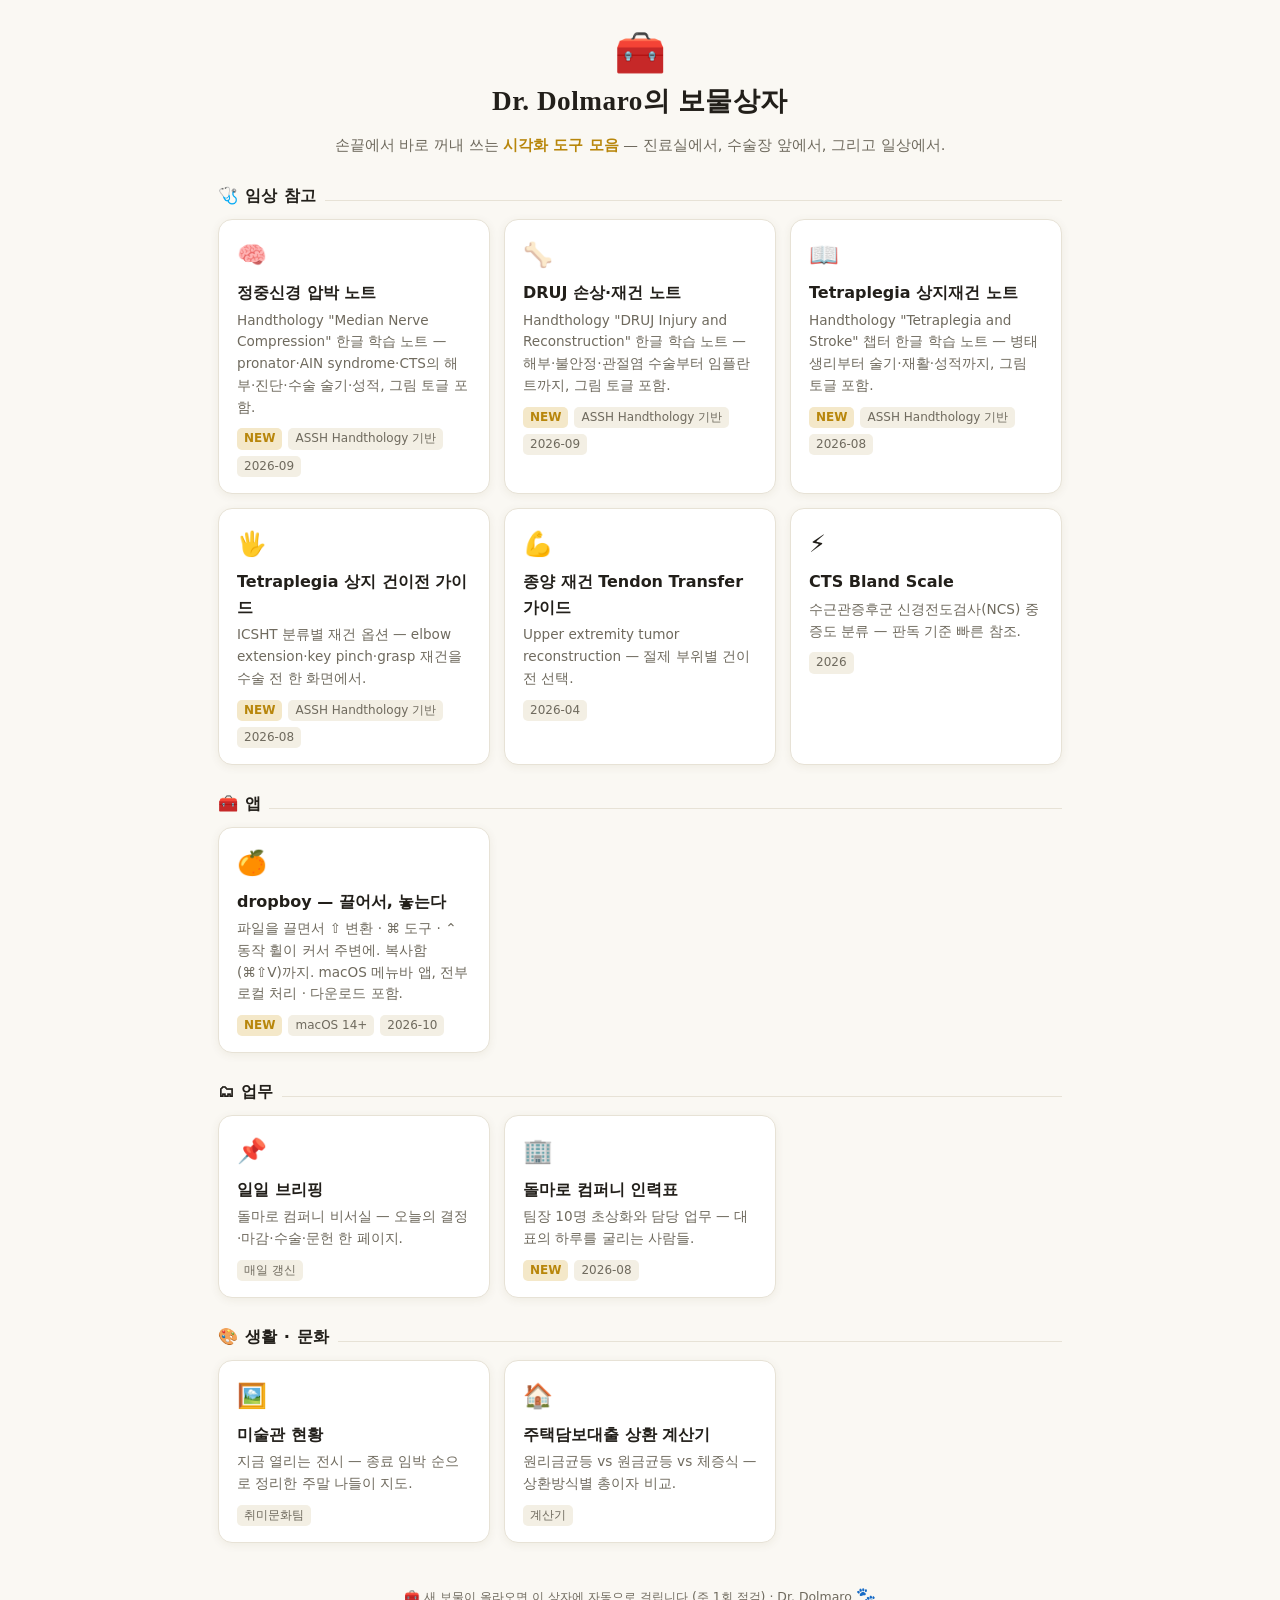
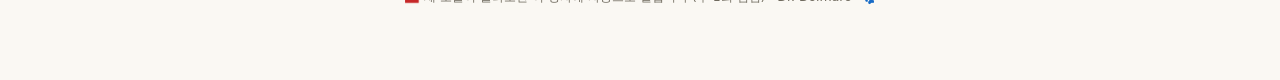
<file: index.html>
<!DOCTYPE html>
<html lang="ko">
<head>
<meta charset="UTF-8">
<meta name="viewport" content="width=device-width, initial-scale=1.0">
<meta name="robots" content="noindex">
<title>Dr. Dolmaro의 보물상자</title>
<style>
:root{
  --bg:#faf8f3;--card:#ffffff;--ink:#221f1a;--sub:#6f6a5e;--line:#e7e2d6;
  --gold:#b8860b;--gold-soft:#f4e8c9;--accent:#8a5a2b;--chip:#f3efe4;
  --shadow:0 2px 10px rgba(90,70,20,.07);
}
@media(prefers-color-scheme:dark){
  :root{--bg:#171511;--card:#211e18;--ink:#ece7db;--sub:#a49d8c;--line:#373227;
  --gold:#d9a83c;--gold-soft:#3a301a;--accent:#d9a86a;--chip:#2b2720;
  --shadow:0 2px 10px rgba(0,0,0,.35);}
}
*{box-sizing:border-box;margin:0;padding:0}
body{font-family:"Apple SD Gothic Neo","Pretendard",system-ui,sans-serif;background:var(--bg);color:var(--ink);line-height:1.6;padding:32px 18px 72px;max-width:880px;margin:0 auto}
header{text-align:center;margin-bottom:10px}
.chest{font-size:2.6rem;line-height:1}
h1{font-family:Georgia,"Times New Roman",serif;font-size:1.7rem;letter-spacing:.02em;margin:6px 0 2px}
.tagline{color:var(--sub);font-size:.92rem;margin-bottom:26px;text-align:center}
.tagline em{font-style:normal;color:var(--gold);font-weight:700}
.section{margin:26px 0 10px;display:flex;align-items:baseline;gap:8px}
.section h2{font-size:1.02rem;letter-spacing:.03em}
.section .rule{flex:1;height:1px;background:var(--line)}
.grid{display:grid;grid-template-columns:repeat(auto-fill,minmax(250px,1fr));gap:14px}
a.card{display:block;background:var(--card);border:1px solid var(--line);border-radius:14px;padding:16px 18px;text-decoration:none;color:var(--ink);box-shadow:var(--shadow);transition:transform .12s ease,border-color .12s ease}
a.card:hover{transform:translateY(-2px);border-color:var(--gold)}
.card .emoji{font-size:1.5rem}
.card h3{font-size:1rem;margin:6px 0 4px}
.card p{font-size:.85rem;color:var(--sub)}
.card .meta{margin-top:10px;font-size:.75rem;color:var(--sub);display:flex;gap:6px;flex-wrap:wrap}
.tag{background:var(--chip);border-radius:5px;padding:1px 7px;white-space:nowrap}
.tag.new{background:var(--gold-soft);color:var(--gold);font-weight:700}
footer{margin-top:40px;text-align:center;color:var(--sub);font-size:.78rem}
footer .paw{font-size:1rem}
</style>
</head>
<body>
<header>
  <div class="chest">🧰</div>
  <h1>Dr. Dolmaro의 보물상자</h1>
</header>
<p class="tagline">손끝에서 바로 꺼내 쓰는 <em>시각화 도구 모음</em> — 진료실에서, 수술장 앞에서, 그리고 일상에서.</p>

<div class="section"><h2>🩺 임상 참고</h2><div class="rule"></div></div>
<div class="grid">
  <a class="card" href="median_nerve_compression_note.html">
    <div class="emoji">🧠</div>
    <h3>정중신경 압박 노트</h3>
    <p>Handthology "Median Nerve Compression" 한글 학습 노트 — pronator·AIN syndrome·CTS의 해부·진단·수술 술기·성적, 그림 토글 포함.</p>
    <div class="meta"><span class="tag new">NEW</span><span class="tag">ASSH Handthology 기반</span><span class="tag">2026-09</span></div>
  </a>
  <a class="card" href="druj_injury_reconstruction_note.html">
    <div class="emoji">🦴</div>
    <h3>DRUJ 손상·재건 노트</h3>
    <p>Handthology "DRUJ Injury and Reconstruction" 한글 학습 노트 — 해부·불안정·관절염 수술부터 임플란트까지, 그림 토글 포함.</p>
    <div class="meta"><span class="tag new">NEW</span><span class="tag">ASSH Handthology 기반</span><span class="tag">2026-09</span></div>
  </a>
  <a class="card" href="tetraplegia_stroke_note.html">
    <div class="emoji">📖</div>
    <h3>Tetraplegia 상지재건 노트</h3>
    <p>Handthology "Tetraplegia and Stroke" 챕터 한글 학습 노트 — 병태생리부터 술기·재활·성적까지, 그림 토글 포함.</p>
    <div class="meta"><span class="tag new">NEW</span><span class="tag">ASSH Handthology 기반</span><span class="tag">2026-08</span></div>
  </a>
  <a class="card" href="tetraplegia_tendon_reconstruction.html">
    <div class="emoji">🖐️</div>
    <h3>Tetraplegia 상지 건이전 가이드</h3>
    <p>ICSHT 분류별 재건 옵션 — elbow extension·key pinch·grasp 재건을 수술 전 한 화면에서.</p>
    <div class="meta"><span class="tag new">NEW</span><span class="tag">ASSH Handthology 기반</span><span class="tag">2026-08</span></div>
  </a>
  <a class="card" href="tendon_transfer_guide_standalone.html">
    <div class="emoji">💪</div>
    <h3>종양 재건 Tendon Transfer 가이드</h3>
    <p>Upper extremity tumor reconstruction — 절제 부위별 건이전 선택.</p>
    <div class="meta"><span class="tag">2026-04</span></div>
  </a>
  <a class="card" href="cts_bland_scale.html">
    <div class="emoji">⚡</div>
    <h3>CTS Bland Scale</h3>
    <p>수근관증후군 신경전도검사(NCS) 중증도 분류 — 판독 기준 빠른 참조.</p>
    <div class="meta"><span class="tag">2026</span></div>
  </a>
</div>

<div class="section"><h2>🧰 앱</h2><div class="rule"></div></div>
<div class="grid">
  <a class="card" href="dropboy/">
    <div class="emoji">🍊</div>
    <h3>dropboy — 끌어서, 놓는다</h3>
    <p>파일을 끌면서 ⇧ 변환 · ⌘ 도구 · ⌃ 동작 휠이 커서 주변에. 복사함(⌘⇧V)까지. macOS 메뉴바 앱, 전부 로컬 처리 · 다운로드 포함.</p>
    <div class="meta"><span class="tag new">NEW</span><span class="tag">macOS 14+</span><span class="tag">2026-10</span></div>
  </a>
</div>

<div class="section"><h2>🗂 업무</h2><div class="rule"></div></div>
<div class="grid">
  <a class="card" href="briefing.html">
    <div class="emoji">📌</div>
    <h3>일일 브리핑</h3>
    <p>돌마로 컴퍼니 비서실 — 오늘의 결정·마감·수술·문헌 한 페이지.</p>
    <div class="meta"><span class="tag">매일 갱신</span></div>
  </a>
  <a class="card" href="staff.html">
    <div class="emoji">🏢</div>
    <h3>돌마로 컴퍼니 인력표</h3>
    <p>팀장 10명 초상화와 담당 업무 — 대표의 하루를 굴리는 사람들.</p>
    <div class="meta"><span class="tag new">NEW</span><span class="tag">2026-08</span></div>
  </a>
</div>

<div class="section"><h2>🎨 생활 · 문화</h2><div class="rule"></div></div>
<div class="grid">
  <a class="card" href="exhibitions.html">
    <div class="emoji">🖼️</div>
    <h3>미술관 현황</h3>
    <p>지금 열리는 전시 — 종료 임박 순으로 정리한 주말 나들이 지도.</p>
    <div class="meta"><span class="tag">취미문화팀</span></div>
  </a>
  <a class="card" href="mortgage_calculator.html">
    <div class="emoji">🏠</div>
    <h3>주택담보대출 상환 계산기</h3>
    <p>원리금균등 vs 원금균등 vs 체증식 — 상환방식별 총이자 비교.</p>
    <div class="meta"><span class="tag">계산기</span></div>
  </a>
</div>

<footer>🧰 새 보물이 올라오면 이 상자에 자동으로 걸립니다 (주 1회 점검) · Dr. Dolmaro <span class="paw">🐾</span></footer>
</body>
</html>
</file>
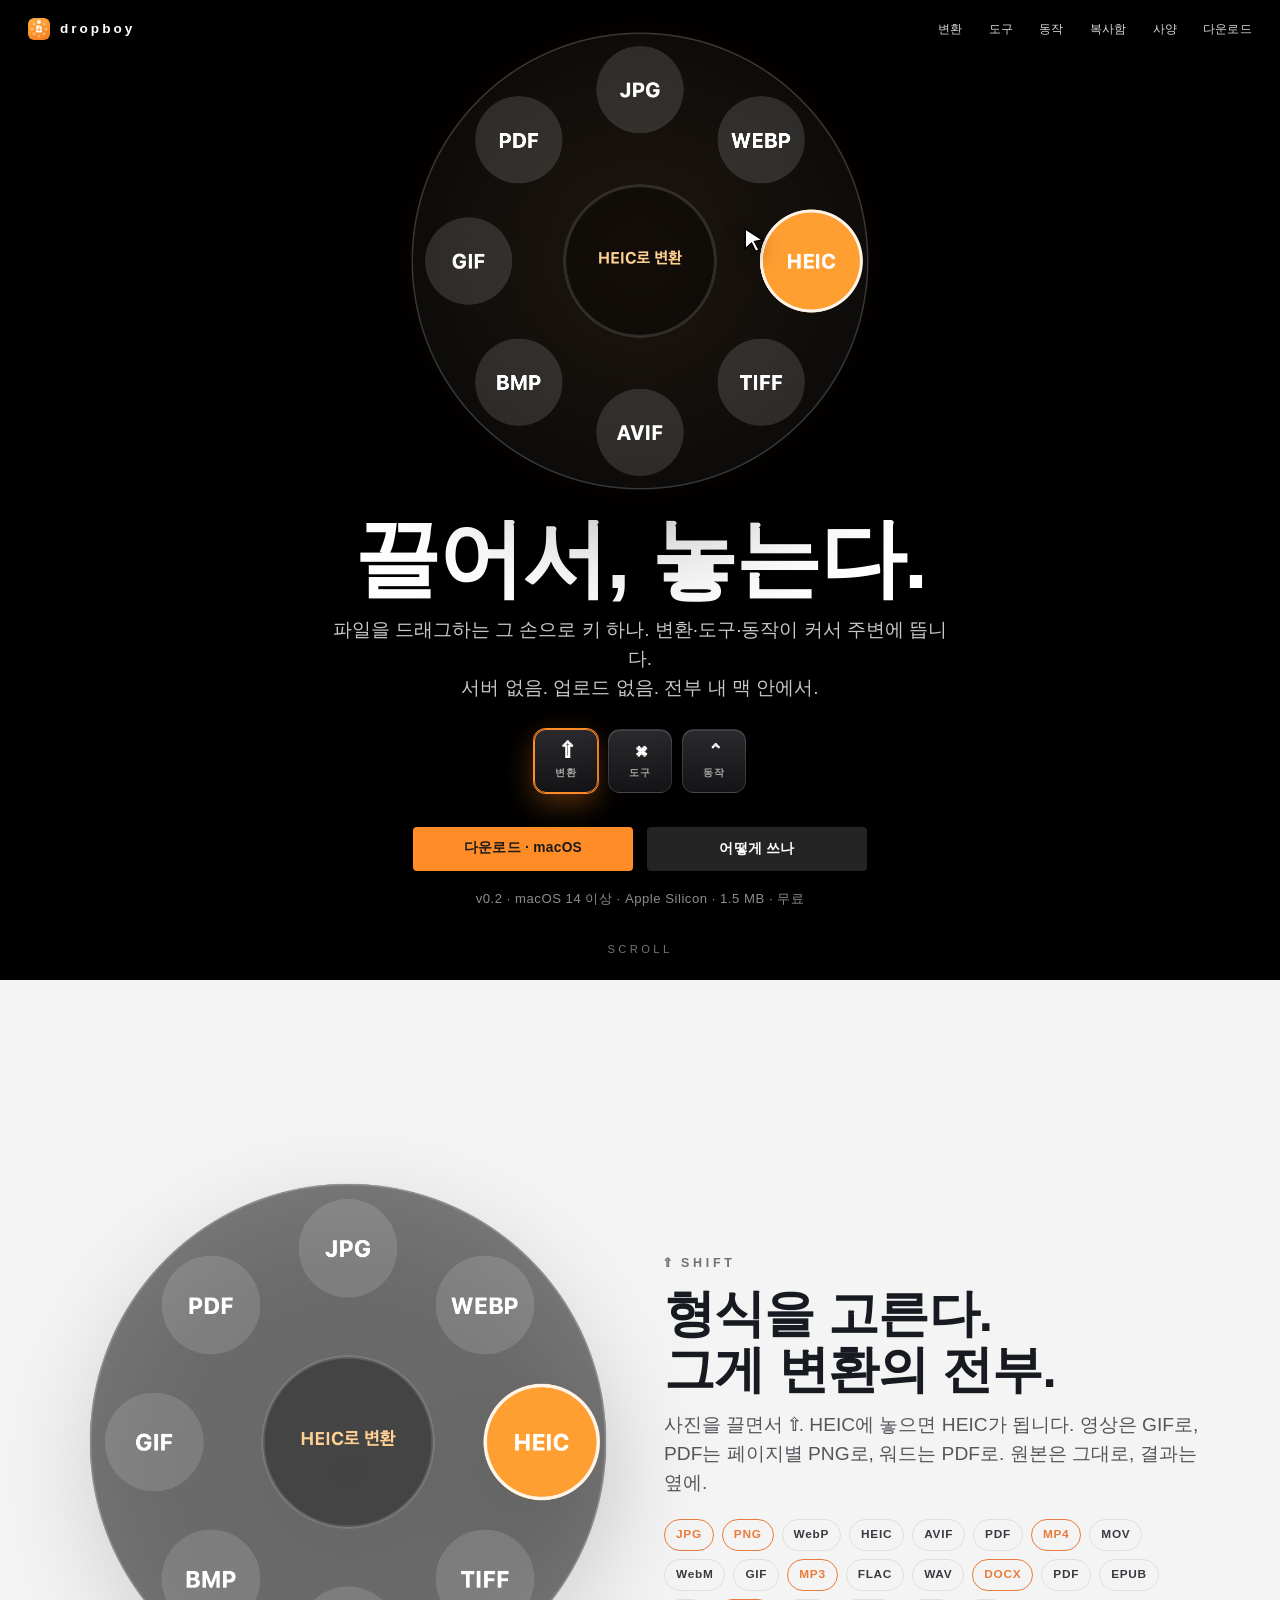
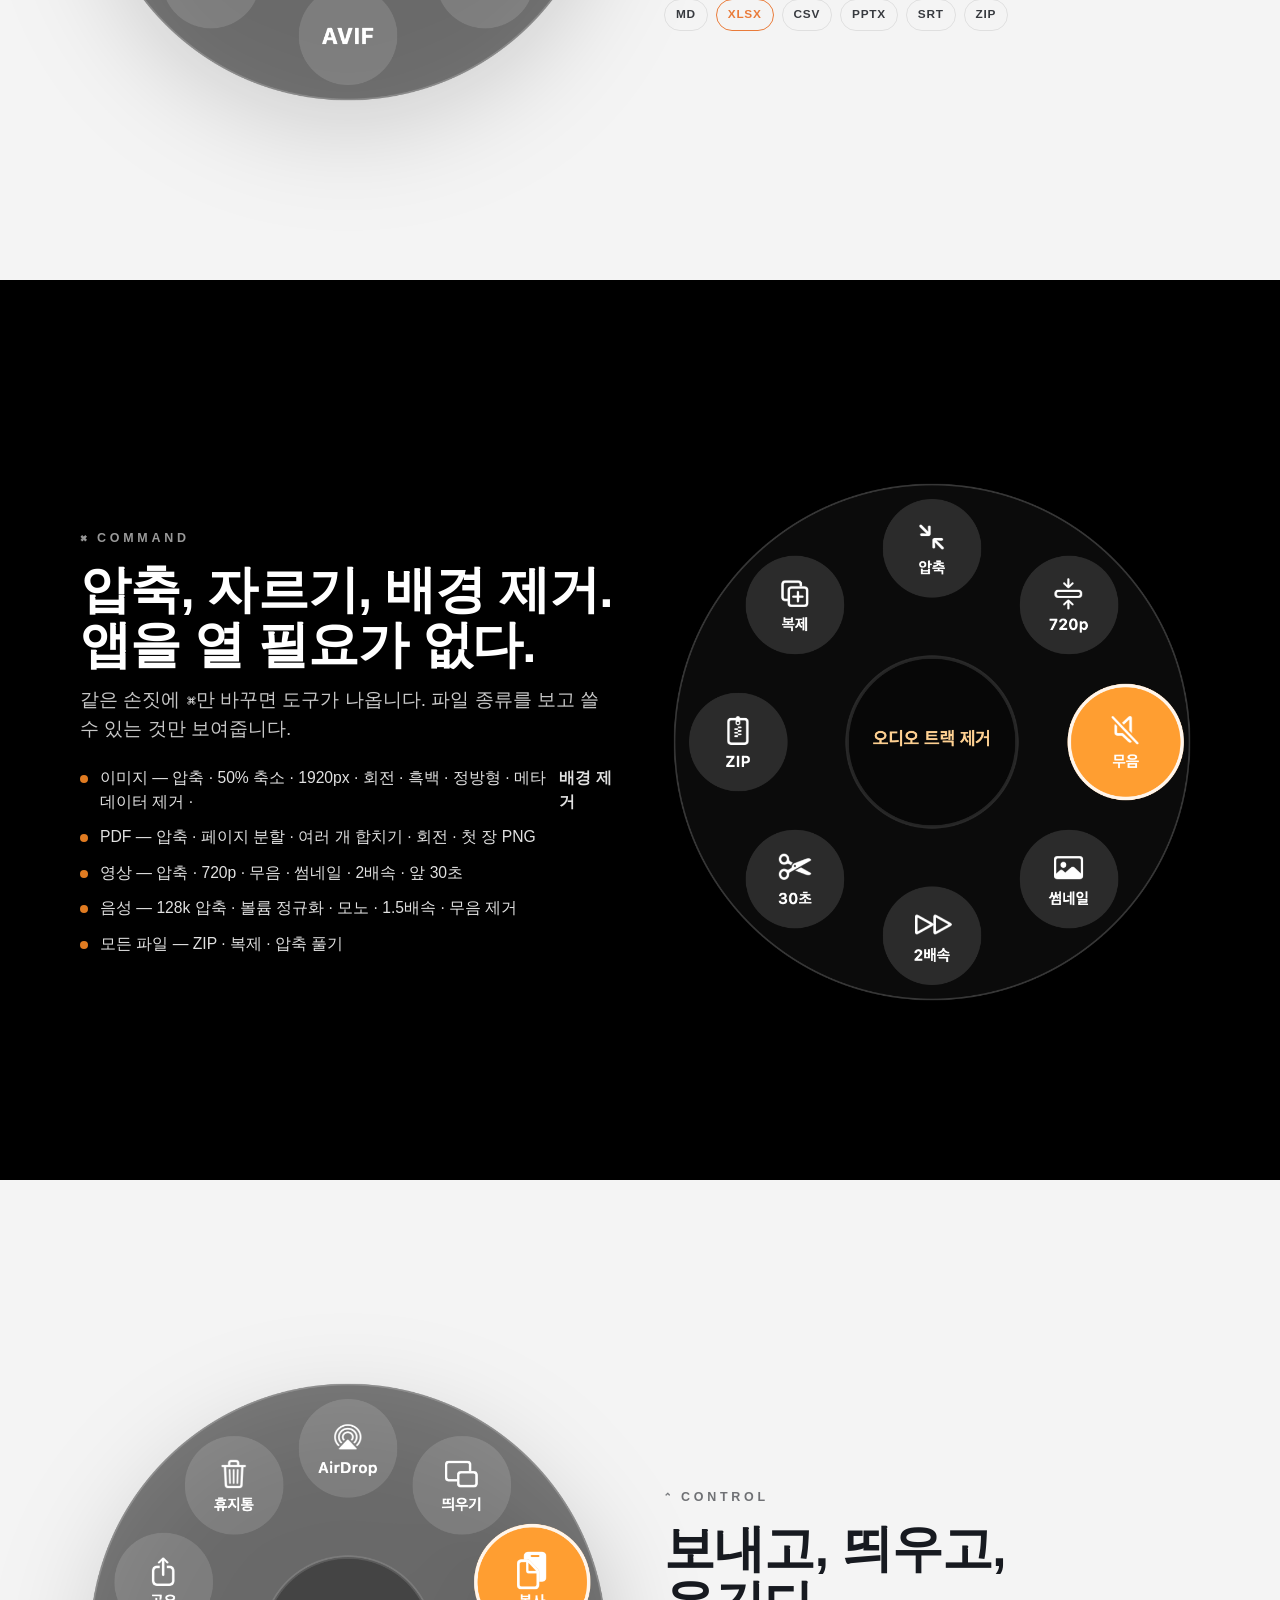
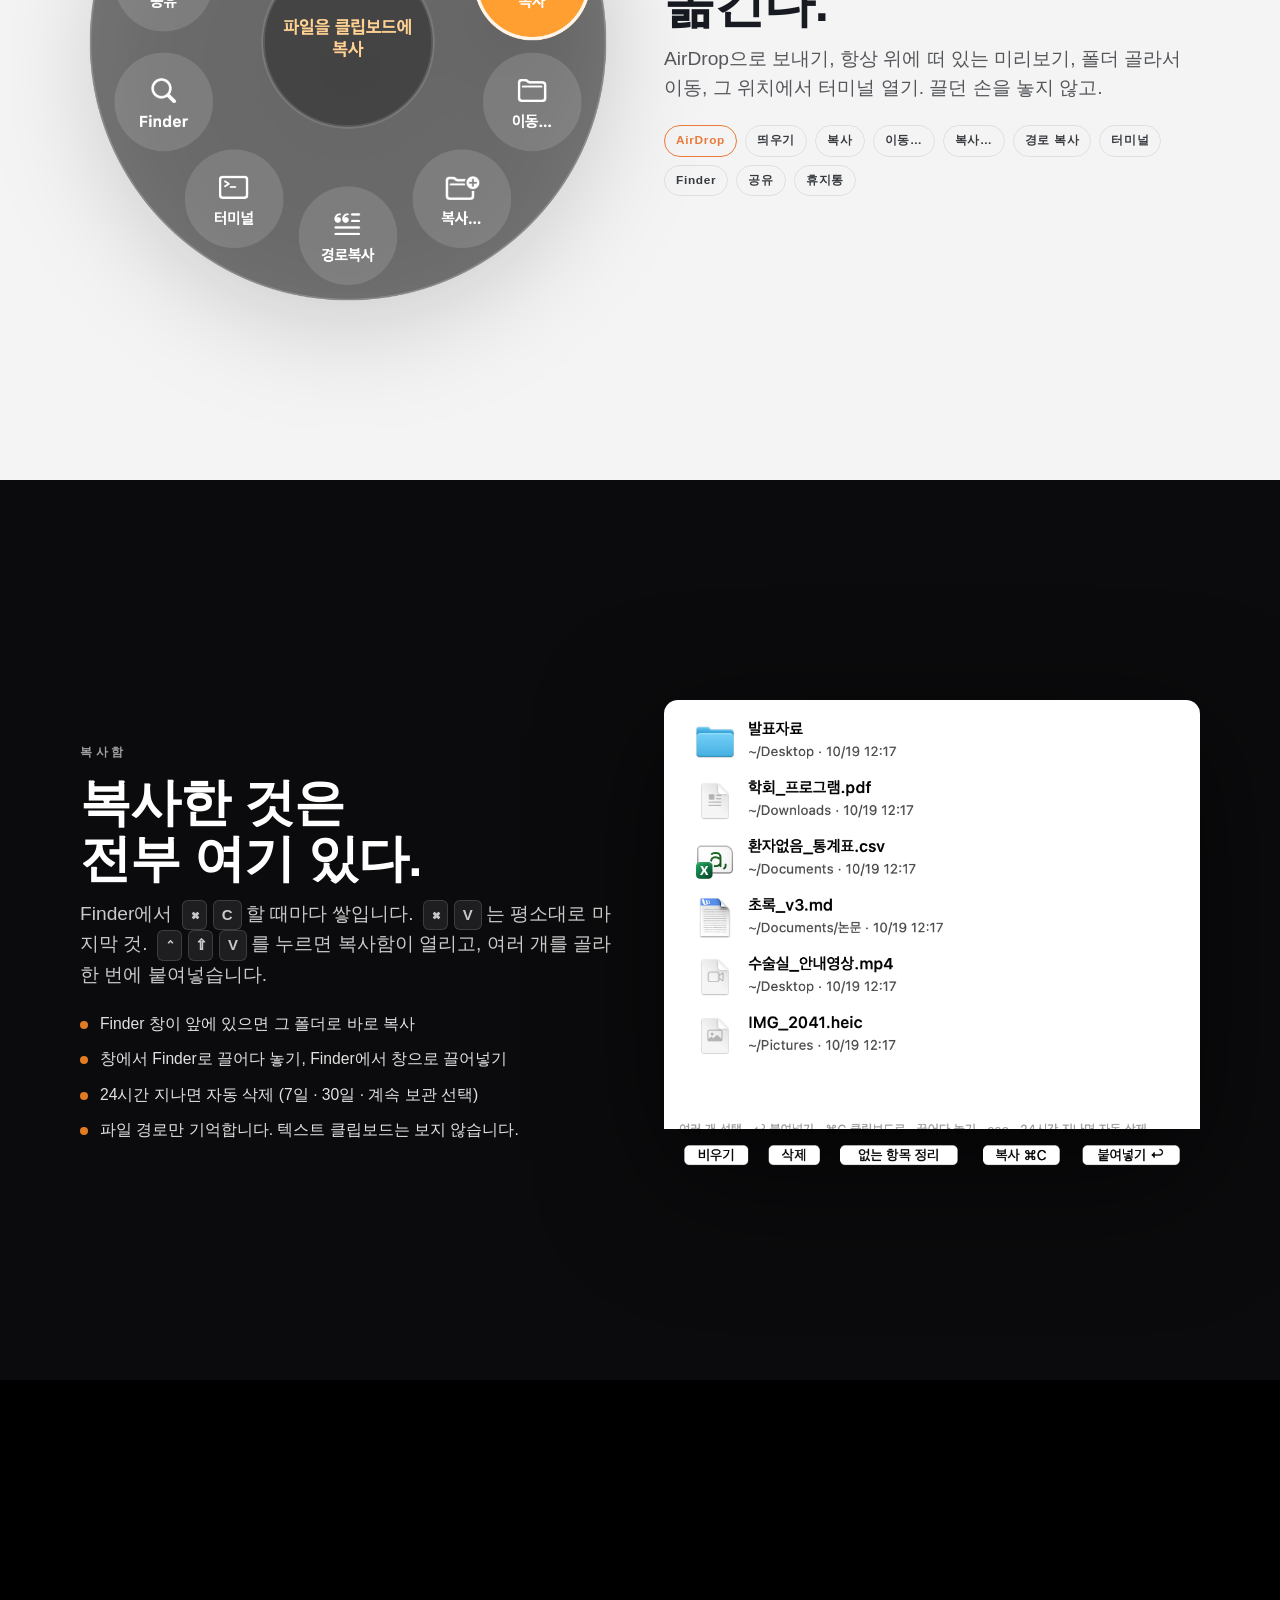
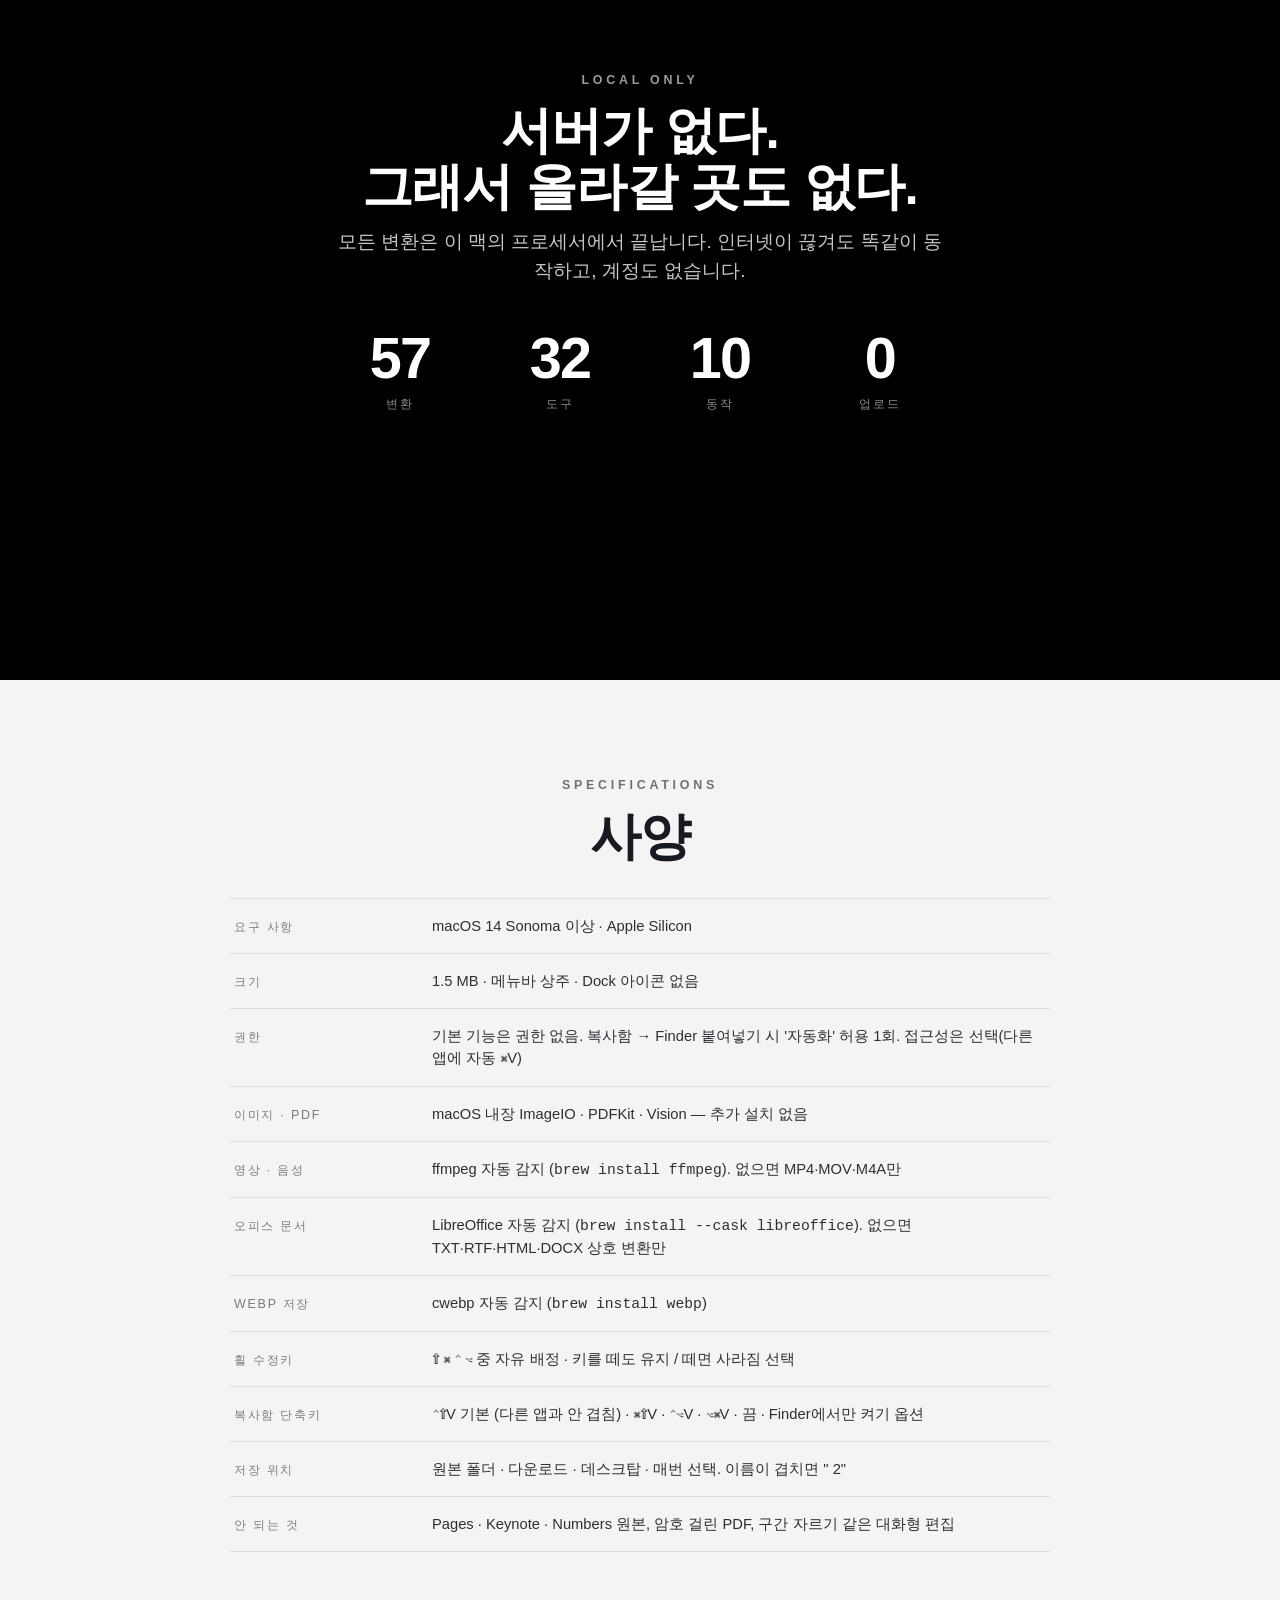
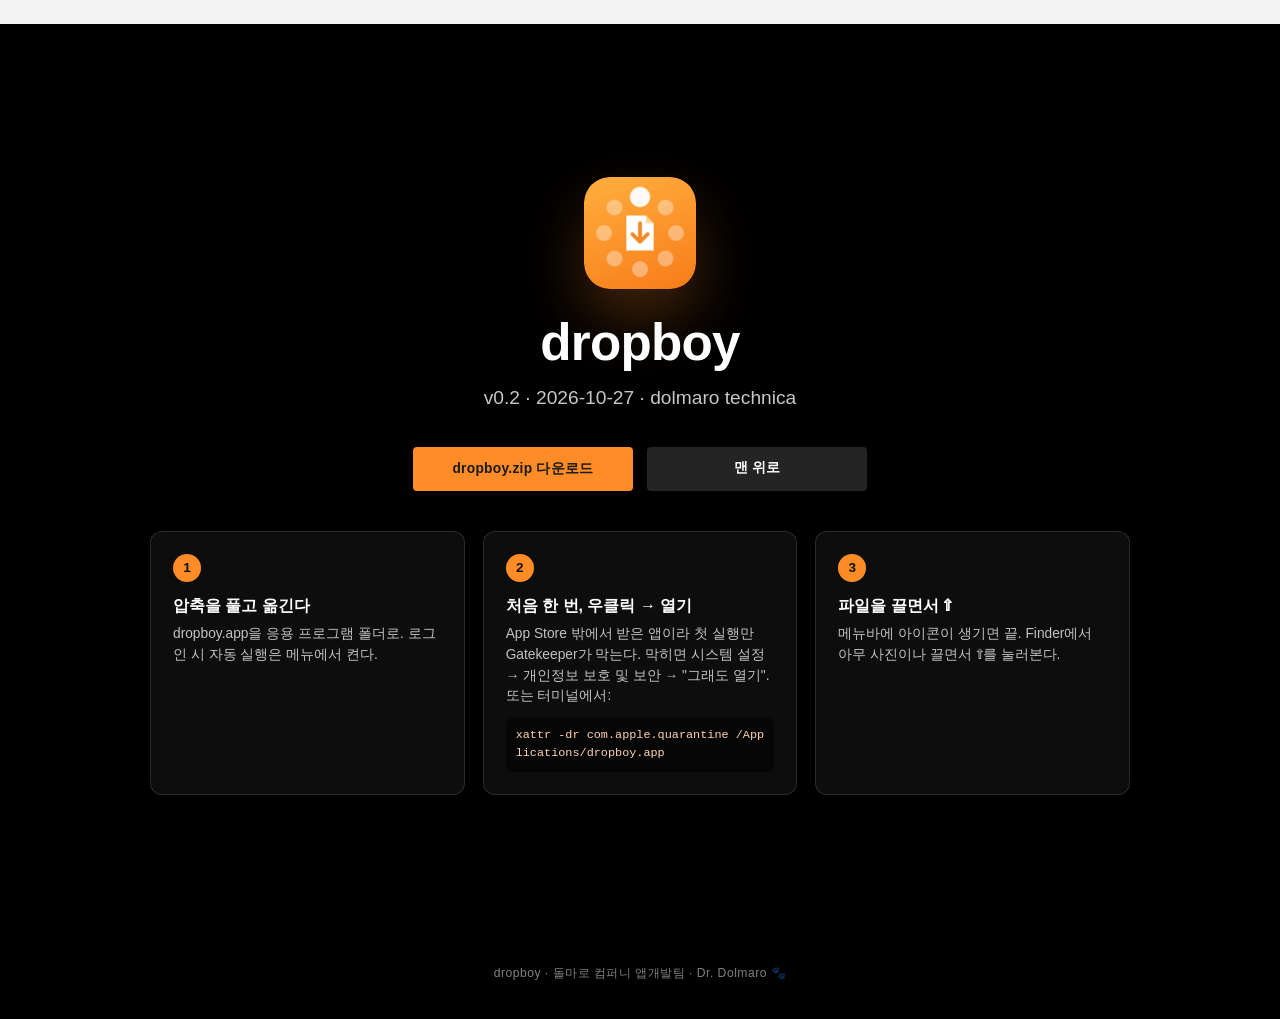
<file: dropboy/index.html>
<!DOCTYPE html>
<html lang="ko">
<head>
<meta charset="UTF-8">
<meta name="viewport" content="width=device-width, initial-scale=1.0">
<meta name="robots" content="noindex">
<title>dropboy — 끌어서, 놓는다</title>
<meta name="description" content="파일을 끌면서 키 하나. 변환·도구·동작이 커서 주변에 뜨는 macOS 앱. 전부 내 맥 안에서.">
<link rel="icon" href="icon.png">
<style>
:root{
  --bg:#000;--bg2:#0b0b0d;--paper:#f4f4f4;--ink:#171a20;--ink-soft:#5c5e62;--white:#fff;--white-soft:rgba(255,255,255,.72);
  --accent:#ff8c26;--accent-deep:#e8671a;--line:rgba(255,255,255,.12);--line-dark:rgba(0,0,0,.1);
  --radius:4px;
}
*{box-sizing:border-box;margin:0;padding:0}
html{scroll-behavior:smooth}
body{font-family:-apple-system,BlinkMacSystemFont,"Apple SD Gothic Neo","Pretendard","Helvetica Neue",Arial,sans-serif;background:var(--bg);color:var(--white);-webkit-font-smoothing:antialiased;line-height:1.5;overflow-x:hidden}
a{color:inherit;text-decoration:none}
img{display:block;max-width:100%}

/* nav */
nav{position:fixed;top:0;left:0;right:0;z-index:50;display:flex;align-items:center;justify-content:space-between;padding:18px 28px;mix-blend-mode:difference;color:#fff}
nav .brand{font-weight:600;letter-spacing:.22em;font-size:.85rem;text-transform:lowercase;display:flex;align-items:center;gap:10px}
nav .brand img{width:22px;height:22px;border-radius:6px;mix-blend-mode:normal}
nav .links{display:flex;gap:26px;font-size:.78rem;font-weight:500;letter-spacing:.02em}
nav .links a{opacity:.85}nav .links a:hover{opacity:1}
@media(max-width:720px){nav .links{display:none}.sub br{display:none}}

/* sections */
section{position:relative;min-height:100vh;min-height:100svh;display:flex;flex-direction:column;align-items:center;justify-content:center;padding:96px 24px 72px;text-align:center;overflow:hidden}
section.light{background:var(--paper);color:var(--ink)}
section.dark{background:var(--bg)}
section.dark2{background:var(--bg2)}
.eyebrow{font-size:.78rem;letter-spacing:.3em;text-transform:uppercase;font-weight:600;opacity:.6;margin-bottom:14px}
h1{font-size:clamp(2.6rem,7vw,5.4rem);font-weight:600;letter-spacing:-.02em;line-height:1.02}
h2{font-size:clamp(1.9rem,4.4vw,3.2rem);font-weight:600;letter-spacing:-.015em;line-height:1.08}
.sub{font-size:clamp(1rem,1.6vw,1.2rem);font-weight:400;opacity:.78;margin-top:14px;max-width:620px}
.light .sub{opacity:.72}
.meta{margin-top:18px;font-size:.82rem;letter-spacing:.04em;opacity:.55}

/* buttons */
.btns{display:flex;gap:14px;margin-top:34px;flex-wrap:wrap;justify-content:center}
.btn{display:inline-flex;align-items:center;justify-content:center;min-width:220px;height:44px;padding:0 26px;border-radius:var(--radius);font-size:.86rem;font-weight:600;letter-spacing:.02em;transition:transform .15s ease,background .15s ease,opacity .15s ease}
.btn:hover{transform:translateY(-1px)}
.btn.primary{background:var(--accent);color:#1a1a1a}.btn.primary:hover{background:#ffa14d}
.btn.ghost{background:rgba(255,255,255,.14);color:#fff;backdrop-filter:blur(8px)}.btn.ghost:hover{background:rgba(255,255,255,.22)}
.light .btn.ghost{background:rgba(23,26,32,.08);color:var(--ink)}.light .btn.ghost:hover{background:rgba(23,26,32,.14)}
.light .btn.primary{color:#fff;background:var(--accent-deep)}

/* hero */
#hero{justify-content:flex-start;padding-top:0}
#hero .stage{position:relative;width:100%;max-width:1100px;height:58vh;min-height:360px;display:flex;align-items:center;justify-content:center}
#hero .glow{position:absolute;inset:auto;width:60vmin;height:60vmin;border-radius:50%;background:radial-gradient(circle,rgba(255,140,38,.28),rgba(255,140,38,0) 65%);filter:blur(20px);animation:breathe 6s ease-in-out infinite}
#hero .wheel{width:min(62vmin,460px);filter:drop-shadow(0 40px 60px rgba(0,0,0,.6));animation:float 7s ease-in-out infinite}
#hero .cursor{position:absolute;width:30px;height:30px;left:calc(50% + 11vmin);top:calc(50% - 4vmin);filter:drop-shadow(0 6px 10px rgba(0,0,0,.5));animation:float 7s ease-in-out infinite}
#hero .copy{margin-top:-8px}
#hero .keys{display:flex;gap:10px;justify-content:center;margin-top:26px}
.key{display:inline-flex;flex-direction:column;align-items:center;justify-content:center;width:64px;height:64px;border-radius:12px;background:linear-gradient(180deg,#2a2a2e,#141416);border:1px solid rgba(255,255,255,.14);box-shadow:0 10px 24px rgba(0,0,0,.5),inset 0 1px 0 rgba(255,255,255,.12);font-weight:600}
.key b{font-size:1.4rem;line-height:1}.key span{font-size:.62rem;letter-spacing:.14em;opacity:.6;margin-top:4px}
.key.on{border-color:var(--accent);box-shadow:0 0 0 1px var(--accent),0 10px 30px rgba(255,140,38,.35)}
.scrollhint{position:absolute;bottom:22px;left:50%;transform:translateX(-50%);font-size:.7rem;letter-spacing:.3em;opacity:.45;animation:nudge 2s ease-in-out infinite}
@keyframes float{0%,100%{transform:translateY(0)}50%{transform:translateY(-14px)}}
@keyframes breathe{0%,100%{transform:scale(1);opacity:.8}50%{transform:scale(1.15);opacity:1}}
@keyframes nudge{0%,100%{transform:translate(-50%,0)}50%{transform:translate(-50%,6px)}}

/* feature rows */
.row{display:grid;grid-template-columns:1fr 1fr;gap:48px;align-items:center;max-width:1120px;width:100%;text-align:left}
.row.flip .art{order:2}
.row .art{display:flex;justify-content:center}
.row .art img{width:min(100%,520px);filter:drop-shadow(0 30px 50px rgba(0,0,0,.55))}
.light .row .art img{filter:drop-shadow(0 30px 50px rgba(0,0,0,.25))}
.row .txt .eyebrow{text-align:left}
.chips{display:flex;flex-wrap:wrap;gap:8px;margin-top:22px}
.chip{font-size:.74rem;font-weight:600;letter-spacing:.06em;padding:6px 11px;border-radius:999px;border:1px solid var(--line);opacity:.85}
.light .chip{border-color:var(--line-dark)}
.chip.hot{border-color:var(--accent);color:var(--accent)}
.light .chip.hot{color:var(--accent-deep);border-color:var(--accent-deep)}
.list{margin-top:22px;display:grid;gap:12px;font-size:.98rem}
.list li{list-style:none;display:flex;gap:12px;align-items:flex-start;opacity:.88}
.list li::before{content:"";flex:none;width:8px;height:8px;border-radius:50%;background:var(--accent);margin-top:9px}
@media(max-width:860px){.row{grid-template-columns:1fr;gap:28px;text-align:center}.row.flip .art{order:0}.row .txt .eyebrow{text-align:center}.chips,.btns{justify-content:center}.list li{justify-content:center;text-align:left}}

/* shelf section */
#shelf .art img{width:min(100%,640px);border-radius:14px;filter:drop-shadow(0 30px 60px rgba(0,0,0,.6))}
.combo{display:inline-flex;gap:6px;align-items:center;margin:0 4px;vertical-align:middle}
.combo kbd{font-family:inherit;font-size:.78em;font-weight:600;padding:3px 8px;border-radius:6px;background:rgba(255,255,255,.1);border:1px solid rgba(255,255,255,.18)}
.light .combo kbd{background:rgba(0,0,0,.06);border-color:rgba(0,0,0,.14)}

/* stats */
.stats{display:grid;grid-template-columns:repeat(4,1fr);gap:20px;max-width:980px;width:100%;margin-top:44px}
.stat b{display:block;font-size:clamp(2.2rem,5vw,3.6rem);font-weight:600;letter-spacing:-.03em;line-height:1}
.stat span{display:block;margin-top:8px;font-size:.78rem;letter-spacing:.16em;text-transform:uppercase;opacity:.55}
@media(max-width:640px){.stats{grid-template-columns:repeat(2,1fr)}}

/* spec table */
.spec{max-width:820px;width:100%;margin-top:34px;text-align:left;border-top:1px solid var(--line)}
.light .spec{border-color:var(--line-dark)}
.spec div{display:grid;grid-template-columns:180px 1fr;gap:18px;padding:16px 4px;border-bottom:1px solid var(--line);font-size:.92rem}
.light .spec div{border-color:var(--line-dark)}
.spec dt{opacity:.55;font-size:.78rem;letter-spacing:.14em;text-transform:uppercase;padding-top:3px}
.spec dd{opacity:.9}
@media(max-width:560px){.spec div{grid-template-columns:1fr;gap:4px}}

/* install */
.steps{display:grid;grid-template-columns:repeat(3,1fr);gap:18px;max-width:980px;width:100%;margin-top:40px;text-align:left}
.step{padding:22px;border-radius:12px;background:rgba(255,255,255,.05);border:1px solid var(--line)}
.step i{font-style:normal;display:inline-block;width:28px;height:28px;border-radius:50%;background:var(--accent);color:#111;font-weight:700;text-align:center;line-height:28px;font-size:.85rem}
.step h4{margin:12px 0 6px;font-size:1rem}
.step p{font-size:.86rem;opacity:.75}
.step code{display:block;margin-top:10px;font-size:.74rem;padding:10px;border-radius:8px;background:rgba(0,0,0,.5);color:#ffd4ad;word-break:break-all;user-select:all}
@media(max-width:800px){.steps{grid-template-columns:1fr}}

/* reveal */
.reveal{opacity:0;transform:translateY(22px);transition:opacity .8s ease,transform .8s ease}
.reveal.in{opacity:1;transform:none}

footer{background:#000;color:rgba(255,255,255,.5);font-size:.76rem;text-align:center;padding:40px 24px;letter-spacing:.04em}
footer a{color:rgba(255,255,255,.75);border-bottom:1px solid rgba(255,255,255,.2)}
</style>
</head>
<body>

<nav>
  <a class="brand" href="#hero"><img src="icon.png" alt="">dropboy</a>
  <div class="links">
    <a href="#convert">변환</a><a href="#tools">도구</a><a href="#actions">동작</a><a href="#shelf">복사함</a><a href="#spec">사양</a><a href="#download">다운로드</a>
  </div>
</nav>

<section id="hero" class="dark">
  <div class="stage">
    <div class="glow"></div>
    <img class="wheel" src="wheel_convert.png" alt="변환 휠">
    <svg class="cursor" viewBox="0 0 24 24" fill="#fff" stroke="#000" stroke-width="1.2"><path d="M5 3l14 9-6.5 1.2L16 20l-2.6 1.2-3.4-6.7L5 19z"/></svg>
  </div>
  <div class="copy">
    <h1>끌어서, 놓는다.</h1>
    <p class="sub">파일을 드래그하는 그 손으로 키 하나. 변환·도구·동작이 커서 주변에 뜹니다.<br>서버 없음. 업로드 없음. 전부 내 맥 안에서.</p>
    <div class="keys">
      <div class="key on"><b>⇧</b><span>변환</span></div>
      <div class="key"><b>⌘</b><span>도구</span></div>
      <div class="key"><b>⌃</b><span>동작</span></div>
    </div>
    <div class="btns">
      <a class="btn primary" href="dropboy.zip" download>다운로드 · macOS</a>
      <a class="btn ghost" href="#convert">어떻게 쓰나</a>
    </div>
    <div class="meta">v0.2 · macOS 14 이상 · Apple Silicon · 1.5 MB · 무료</div>
  </div>
  <div class="scrollhint">SCROLL</div>
</section>

<section id="convert" class="light">
  <div class="row reveal">
    <div class="art"><img src="wheel_convert.png" alt="변환 휠"></div>
    <div class="txt">
      <div class="eyebrow">⇧ Shift</div>
      <h2>형식을 고른다.<br>그게 변환의 전부.</h2>
      <p class="sub">사진을 끌면서 ⇧. HEIC에 놓으면 HEIC가 됩니다. 영상은 GIF로, PDF는 페이지별 PNG로, 워드는 PDF로. 원본은 그대로, 결과는 옆에.</p>
      <div class="chips">
        <span class="chip hot">JPG</span><span class="chip hot">PNG</span><span class="chip">WebP</span><span class="chip">HEIC</span><span class="chip">AVIF</span><span class="chip">PDF</span>
        <span class="chip hot">MP4</span><span class="chip">MOV</span><span class="chip">WebM</span><span class="chip">GIF</span><span class="chip hot">MP3</span><span class="chip">FLAC</span><span class="chip">WAV</span>
        <span class="chip hot">DOCX</span><span class="chip">PDF</span><span class="chip">EPUB</span><span class="chip">MD</span><span class="chip hot">XLSX</span><span class="chip">CSV</span><span class="chip">PPTX</span><span class="chip">SRT</span><span class="chip">ZIP</span>
      </div>
    </div>
  </div>
</section>

<section id="tools" class="dark">
  <div class="row flip reveal">
    <div class="art"><img src="wheel_tools.png" alt="도구 휠"></div>
    <div class="txt">
      <div class="eyebrow">⌘ Command</div>
      <h2>압축, 자르기, 배경 제거.<br>앱을 열 필요가 없다.</h2>
      <p class="sub">같은 손짓에 ⌘만 바꾸면 도구가 나옵니다. 파일 종류를 보고 쓸 수 있는 것만 보여줍니다.</p>
      <ul class="list">
        <li>이미지 — 압축 · 50% 축소 · 1920px · 회전 · 흑백 · 정방형 · 메타데이터 제거 · <b>배경 제거</b></li>
        <li>PDF — 압축 · 페이지 분할 · 여러 개 합치기 · 회전 · 첫 장 PNG</li>
        <li>영상 — 압축 · 720p · 무음 · 썸네일 · 2배속 · 앞 30초</li>
        <li>음성 — 128k 압축 · 볼륨 정규화 · 모노 · 1.5배속 · 무음 제거</li>
        <li>모든 파일 — ZIP · 복제 · 압축 풀기</li>
      </ul>
    </div>
  </div>
</section>

<section id="actions" class="light">
  <div class="row reveal">
    <div class="art"><img src="wheel_actions.png" alt="동작 휠"></div>
    <div class="txt">
      <div class="eyebrow">⌃ Control</div>
      <h2>보내고, 띄우고,<br>옮긴다.</h2>
      <p class="sub">AirDrop으로 보내기, 항상 위에 떠 있는 미리보기, 폴더 골라서 이동, 그 위치에서 터미널 열기. 끌던 손을 놓지 않고.</p>
      <div class="chips">
        <span class="chip hot">AirDrop</span><span class="chip">띄우기</span><span class="chip">복사</span><span class="chip">이동…</span><span class="chip">복사…</span><span class="chip">경로 복사</span><span class="chip">터미널</span><span class="chip">Finder</span><span class="chip">공유</span><span class="chip">휴지통</span>
      </div>
    </div>
  </div>
</section>

<section id="shelf" class="dark2">
  <div class="row flip reveal">
    <div class="art"><img src="shelf.png" alt="복사함"></div>
    <div class="txt">
      <div class="eyebrow">복사함</div>
      <h2>복사한 것은<br>전부 여기 있다.</h2>
      <p class="sub">Finder에서 <span class="combo"><kbd>⌘</kbd><kbd>C</kbd></span>할 때마다 쌓입니다. <span class="combo"><kbd>⌘</kbd><kbd>V</kbd></span>는 평소대로 마지막 것. <span class="combo"><kbd>⌃</kbd><kbd>⇧</kbd><kbd>V</kbd></span>를 누르면 복사함이 열리고, 여러 개를 골라 한 번에 붙여넣습니다.</p>
      <ul class="list">
        <li>Finder 창이 앞에 있으면 그 폴더로 바로 복사</li>
        <li>창에서 Finder로 끌어다 놓기, Finder에서 창으로 끌어넣기</li>
        <li>24시간 지나면 자동 삭제 (7일 · 30일 · 계속 보관 선택)</li>
        <li>파일 경로만 기억합니다. 텍스트 클립보드는 보지 않습니다.</li>
      </ul>
    </div>
  </div>
</section>

<section id="privacy" class="dark">
  <div class="reveal">
    <div class="eyebrow">Local only</div>
    <h2>서버가 없다.<br>그래서 올라갈 곳도 없다.</h2>
    <p class="sub">모든 변환은 이 맥의 프로세서에서 끝납니다. 인터넷이 끊겨도 똑같이 동작하고, 계정도 없습니다.</p>
    <div class="stats">
      <div class="stat"><b>57</b><span>변환</span></div>
      <div class="stat"><b>32</b><span>도구</span></div>
      <div class="stat"><b>10</b><span>동작</span></div>
      <div class="stat"><b>0</b><span>업로드</span></div>
    </div>
  </div>
</section>

<section id="spec" class="light">
  <div class="reveal" style="width:100%;display:flex;flex-direction:column;align-items:center">
    <div class="eyebrow">Specifications</div>
    <h2>사양</h2>
    <dl class="spec">
      <div><dt>요구 사항</dt><dd>macOS 14 Sonoma 이상 · Apple Silicon</dd></div>
      <div><dt>크기</dt><dd>1.5 MB · 메뉴바 상주 · Dock 아이콘 없음</dd></div>
      <div><dt>권한</dt><dd>기본 기능은 권한 없음. 복사함 → Finder 붙여넣기 시 '자동화' 허용 1회. 접근성은 선택(다른 앱에 자동 ⌘V)</dd></div>
      <div><dt>이미지 · PDF</dt><dd>macOS 내장 ImageIO · PDFKit · Vision — 추가 설치 없음</dd></div>
      <div><dt>영상 · 음성</dt><dd>ffmpeg 자동 감지 (<code>brew install ffmpeg</code>). 없으면 MP4·MOV·M4A만</dd></div>
      <div><dt>오피스 문서</dt><dd>LibreOffice 자동 감지 (<code>brew install --cask libreoffice</code>). 없으면 TXT·RTF·HTML·DOCX 상호 변환만</dd></div>
      <div><dt>WebP 저장</dt><dd>cwebp 자동 감지 (<code>brew install webp</code>)</dd></div>
      <div><dt>휠 수정키</dt><dd>⇧ ⌘ ⌃ ⌥ 중 자유 배정 · 키를 떼도 유지 / 떼면 사라짐 선택</dd></div>
      <div><dt>복사함 단축키</dt><dd>⌃⇧V 기본 (다른 앱과 안 겹침) · ⌘⇧V · ⌃⌥V · ⌥⌘V · 끔 · Finder에서만 켜기 옵션</dd></div>
      <div><dt>저장 위치</dt><dd>원본 폴더 · 다운로드 · 데스크탑 · 매번 선택. 이름이 겹치면 " 2"</dd></div>
      <div><dt>안 되는 것</dt><dd>Pages · Keynote · Numbers 원본, 암호 걸린 PDF, 구간 자르기 같은 대화형 편집</dd></div>
    </dl>
  </div>
</section>

<section id="download" class="dark">
  <div class="reveal" style="width:100%;display:flex;flex-direction:column;align-items:center">
    <img src="icon.png" alt="" style="width:112px;border-radius:26px;box-shadow:0 30px 60px rgba(255,140,38,.25)">
    <h2 style="margin-top:26px">dropboy</h2>
    <p class="sub">v0.2 · 2026-10-27 · dolmaro technica</p>
    <div class="btns">
      <a class="btn primary" href="dropboy.zip" download>dropboy.zip 다운로드</a>
      <a class="btn ghost" href="#hero">맨 위로</a>
    </div>
    <div class="steps">
      <div class="step"><i>1</i><h4>압축을 풀고 옮긴다</h4><p>dropboy.app을 응용 프로그램 폴더로. 로그인 시 자동 실행은 메뉴에서 켠다.</p></div>
      <div class="step"><i>2</i><h4>처음 한 번, 우클릭 → 열기</h4><p>App Store 밖에서 받은 앱이라 첫 실행만 Gatekeeper가 막는다. 막히면 시스템 설정 → 개인정보 보호 및 보안 → "그래도 열기". 또는 터미널에서:</p><code>xattr -dr com.apple.quarantine /Applications/dropboy.app</code></div>
      <div class="step"><i>3</i><h4>파일을 끌면서 ⇧</h4><p>메뉴바에 아이콘이 생기면 끝. Finder에서 아무 사진이나 끌면서 ⇧를 눌러본다.</p></div>
    </div>
  </div>
</section>

<footer>dropboy · 돌마로 컴퍼니 앱개발팀 · Dr. Dolmaro 🐾</footer>

<script>
const io=new IntersectionObserver(es=>es.forEach(e=>{if(e.isIntersecting){e.target.classList.add('in');io.unobserve(e.target)}}),{threshold:.18});
document.querySelectorAll('.reveal').forEach(el=>io.observe(el));
// 히어로 키캡·휠 순환
const keys=[...document.querySelectorAll('#hero .key')],wheelImg=document.querySelector('#hero .wheel'),srcs=['wheel_convert.png','wheel_tools.png','wheel_actions.png'];
srcs.forEach(s=>{const i=new Image();i.src=s});
let k=0;setInterval(()=>{k=(k+1)%3;keys.forEach((el,i)=>el.classList.toggle('on',i===k));wheelImg.style.opacity=0;setTimeout(()=>{wheelImg.src=srcs[k];wheelImg.style.opacity=1},220)},3200);
wheelImg.style.transition='opacity .22s ease';
</script>
</body>
</html>
</file>
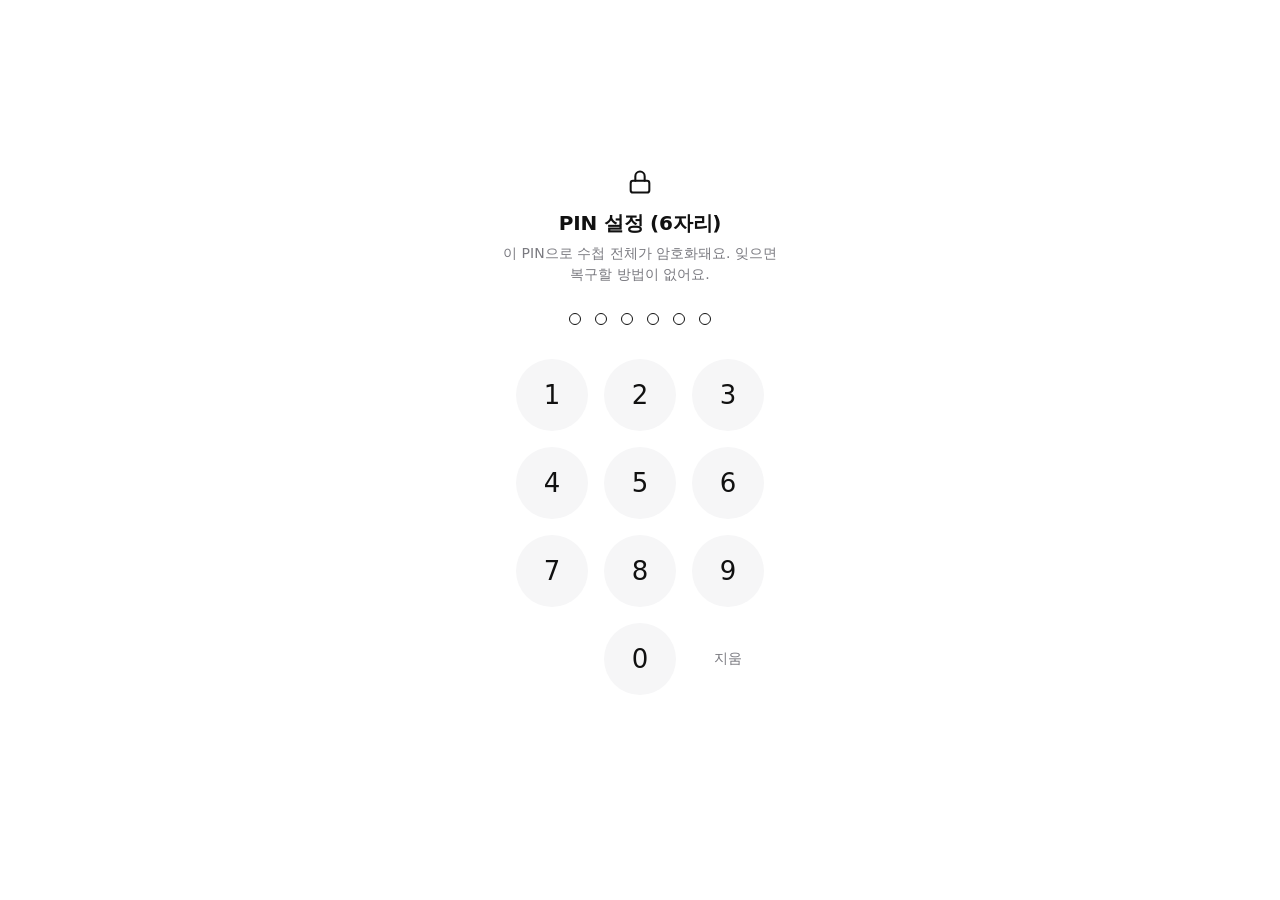
<file: familybook/index.html>
<!doctype html>
<html lang="ko">
  <head>
    <meta charset="UTF-8" />
    <meta name="viewport" content="width=device-width, initial-scale=1, viewport-fit=cover, maximum-scale=1, user-scalable=no" />
    <title>홍이가족수첩</title>
    <link rel="manifest" href="./manifest.webmanifest" />
    <link rel="icon" href="./icons/icon-192.png" />
    <link rel="apple-touch-icon" href="./icons/apple-touch-icon.png" />
    <meta name="apple-mobile-web-app-capable" content="yes" />
    <meta name="mobile-web-app-capable" content="yes" />
    <meta name="apple-mobile-web-app-status-bar-style" content="default" />
    <meta name="apple-mobile-web-app-title" content="가족수첩" />
    <meta name="theme-color" content="#1e3a5f" />
    <meta name="robots" content="noindex, nofollow" />
    <script type="module" crossorigin src="/familybook/assets/index-My1StIcT.js"></script>
    <link rel="stylesheet" crossorigin href="/familybook/assets/index-g262M8Rh.css">
  </head>
  <body>
    <div id="root"></div>
  </body>
</html>
</file>
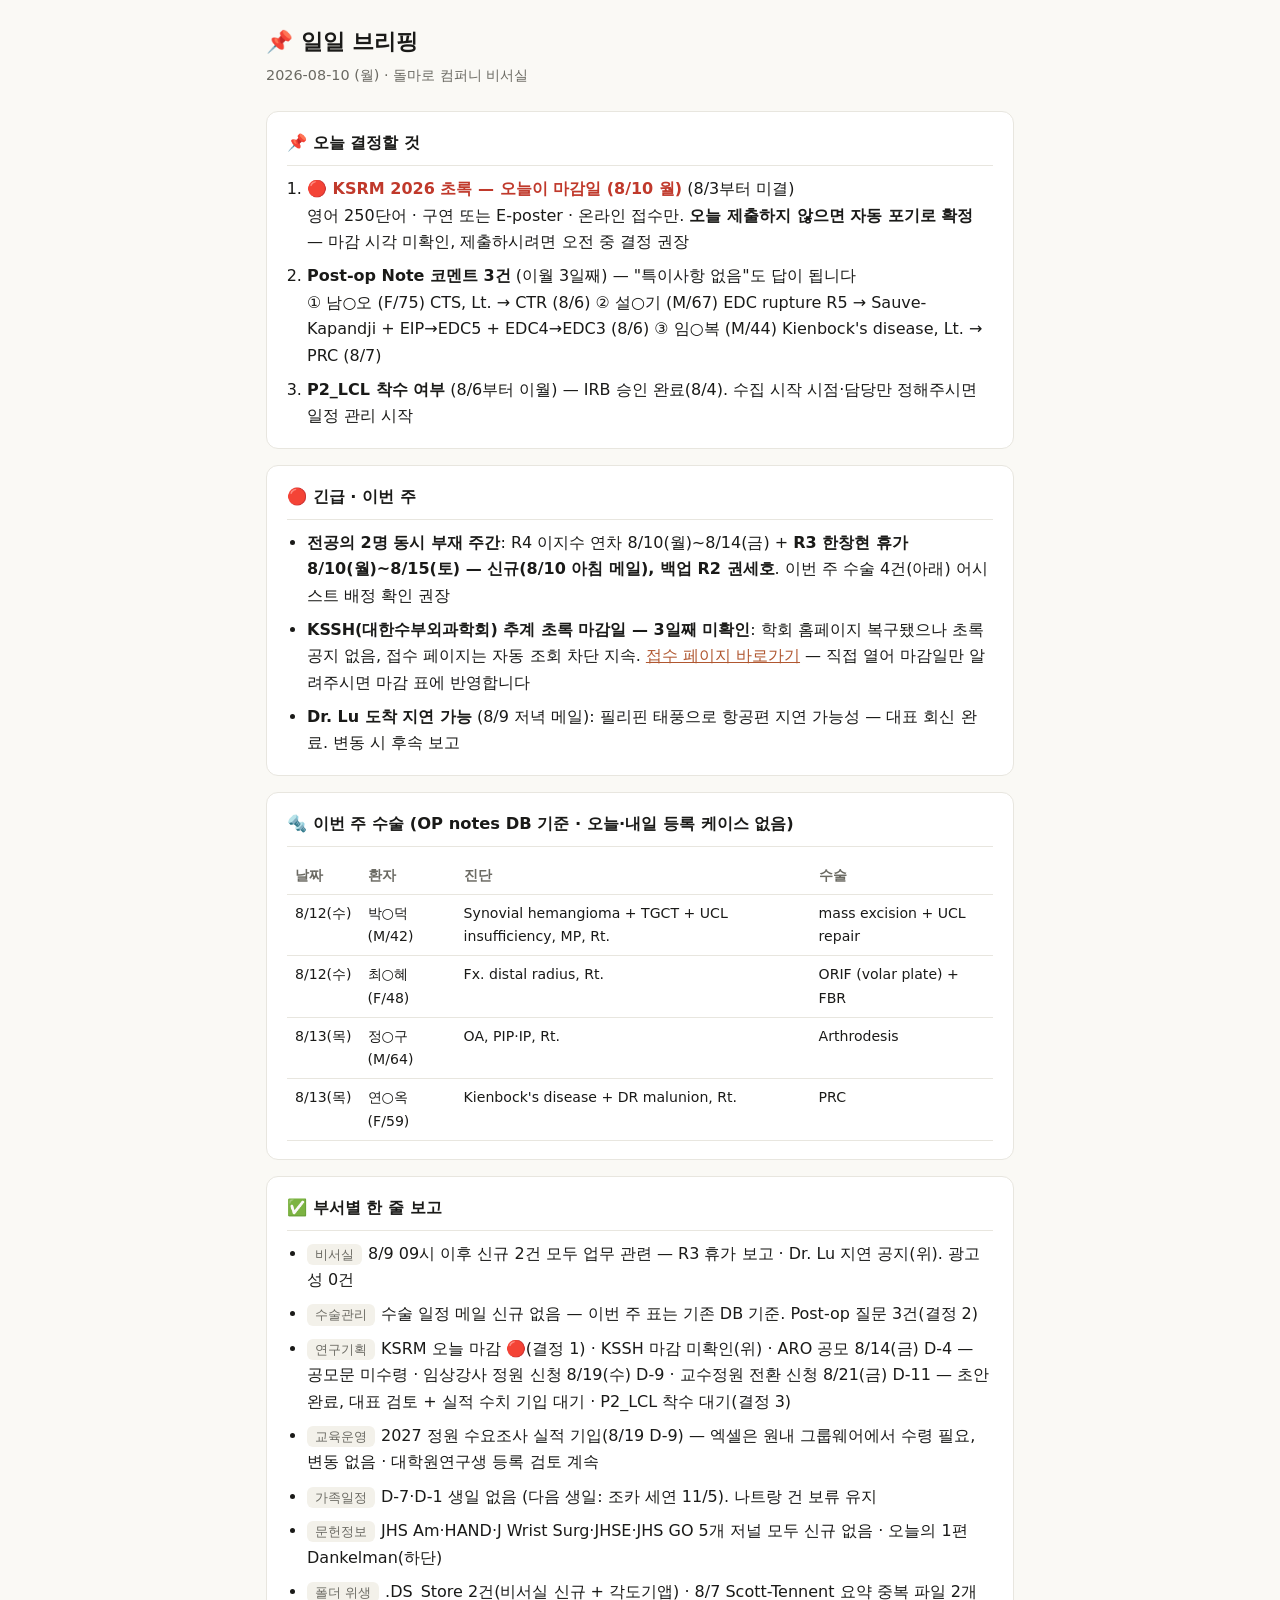
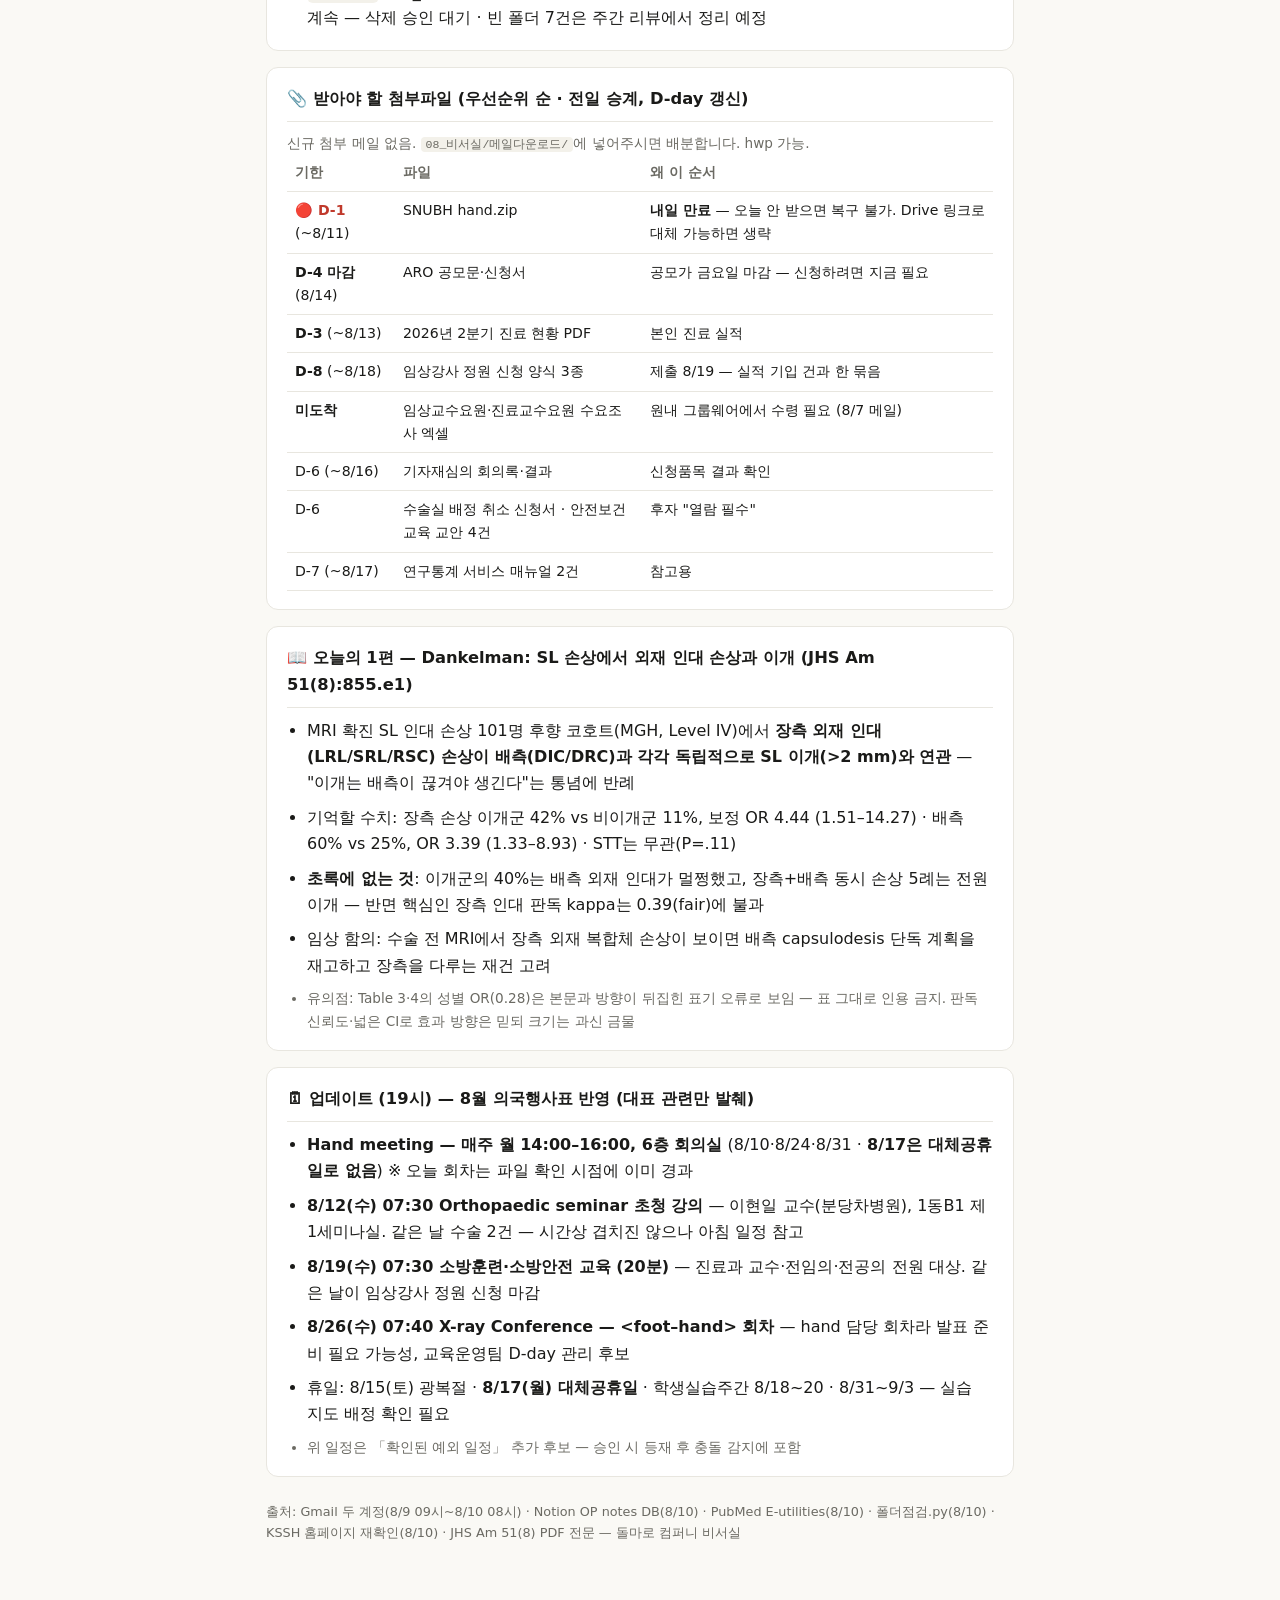
<file: briefing.html>
<!DOCTYPE html>
<html lang="ko">
<head>
<meta charset="UTF-8">
<meta name="viewport" content="width=device-width, initial-scale=1.0">
<meta name="robots" content="noindex">
<title>일일 브리핑 · 2026-08-10 (월)</title>
<style>
:root{--bg:#faf9f5;--card:#ffffff;--ink:#1a1a18;--sub:#6b6a63;--line:#e8e6df;--red:#c0392b;--accent:#b05730;--chip:#f3f1ea}
@media(prefers-color-scheme:dark){:root{--bg:#161513;--card:#201f1c;--ink:#ece9e2;--sub:#a09d94;--line:#35332e;--red:#e07060;--accent:#d98d64;--chip:#2a2925}}
*{box-sizing:border-box;margin:0;padding:0}
body{font-family:"Apple SD Gothic Neo","Pretendard",system-ui,sans-serif;background:var(--bg);color:var(--ink);line-height:1.65;padding:24px 16px 64px;max-width:780px;margin:0 auto}
h1{font-size:1.35rem;margin-bottom:4px}
.date{color:var(--sub);font-size:.9rem;margin-bottom:24px}
section{background:var(--card);border:1px solid var(--line);border-radius:12px;padding:18px 20px;margin-bottom:16px}
h2{font-size:1.02rem;margin-bottom:10px;padding-bottom:8px;border-bottom:1px solid var(--line)}
ol,ul{padding-left:20px}
li{margin-bottom:8px}
li:last-child{margin-bottom:0}
strong{font-weight:700}
.red{color:var(--red);font-weight:700}
.tag{display:inline-block;background:var(--chip);color:var(--sub);border-radius:6px;padding:0 8px;font-size:.8rem;margin-right:6px;white-space:nowrap}
table{width:100%;border-collapse:collapse;font-size:.88rem}
.tablewrap{overflow-x:auto}
th,td{text-align:left;padding:7px 8px;border-bottom:1px solid var(--line);vertical-align:top}
th{color:var(--sub);font-weight:600;white-space:nowrap}
.muted{color:var(--sub);font-size:.85rem}
code{background:var(--chip);border-radius:4px;padding:1px 5px;font-size:.85em}
.foot{color:var(--sub);font-size:.8rem;margin-top:24px}
a{color:var(--accent)}
</style>
</head>
<body>
<h1>📌 일일 브리핑</h1>
<div class="date">2026-08-10 (월) · 돌마로 컴퍼니 비서실</div>

<section>
<h2>📌 오늘 결정할 것</h2>
<ol>
<li><span class="red">🔴 KSRM 2026 초록 — 오늘이 마감일 (8/10 월)</span> (8/3부터 미결)<br>영어 250단어 · 구연 또는 E-poster · 온라인 접수만. <strong>오늘 제출하지 않으면 자동 포기로 확정</strong> — 마감 시각 미확인, 제출하시려면 오전 중 결정 권장</li>
<li><strong>Post-op Note 코멘트 3건</strong> (이월 3일째) — "특이사항 없음"도 답이 됩니다<br>① 남○오 (F/75) CTS, Lt. → CTR (8/6) ② 설○기 (M/67) EDC rupture R5 → Sauve-Kapandji + EIP→EDC5 + EDC4→EDC3 (8/6) ③ 임○복 (M/44) Kienbock's disease, Lt. → PRC (8/7)</li>
<li><strong>P2_LCL 착수 여부</strong> (8/6부터 이월) — IRB 승인 완료(8/4). 수집 시작 시점·담당만 정해주시면 일정 관리 시작</li>
</ol>
</section>

<section>
<h2>🔴 긴급 · 이번 주</h2>
<ul>
<li><strong>전공의 2명 동시 부재 주간</strong>: R4 이지수 연차 8/10(월)~8/14(금) + <strong>R3 한창현 휴가 8/10(월)~8/15(토) — 신규(8/10 아침 메일), 백업 R2 권세호</strong>. 이번 주 수술 4건(아래) 어시스트 배정 확인 권장</li>
<li><strong>KSSH(대한수부외과학회) 추계 초록 마감일 — 3일째 미확인</strong>: 학회 홈페이지 복구됐으나 초록 공지 없음, 접수 페이지는 자동 조회 차단 지속. <a href="https://user.onoffbook.com/192/pre-regist/abstract-info">접수 페이지 바로가기</a> — 직접 열어 마감일만 알려주시면 마감 표에 반영합니다</li>
<li><strong>Dr. Lu 도착 지연 가능</strong> (8/9 저녁 메일): 필리핀 태풍으로 항공편 지연 가능성 — 대표 회신 완료. 변동 시 후속 보고</li>
</ul>
</section>

<section>
<h2>🔩 이번 주 수술 (OP notes DB 기준 · 오늘·내일 등록 케이스 없음)</h2>
<div class="tablewrap">
<table>
<tr><th>날짜</th><th>환자</th><th>진단</th><th>수술</th></tr>
<tr><td>8/12(수)</td><td>박○덕 (M/42)</td><td>Synovial hemangioma + TGCT + UCL insufficiency, MP, Rt.</td><td>mass excision + UCL repair</td></tr>
<tr><td>8/12(수)</td><td>최○혜 (F/48)</td><td>Fx. distal radius, Rt.</td><td>ORIF (volar plate) + FBR</td></tr>
<tr><td>8/13(목)</td><td>정○구 (M/64)</td><td>OA, PIP·IP, Rt.</td><td>Arthrodesis</td></tr>
<tr><td>8/13(목)</td><td>연○옥 (F/59)</td><td>Kienbock's disease + DR malunion, Rt.</td><td>PRC</td></tr>
</table>
</div>
</section>

<section>
<h2>✅ 부서별 한 줄 보고</h2>
<ul>
<li><span class="tag">비서실</span>8/9 09시 이후 신규 2건 모두 업무 관련 — R3 휴가 보고 · Dr. Lu 지연 공지(위). 광고성 0건</li>
<li><span class="tag">수술관리</span>수술 일정 메일 신규 없음 — 이번 주 표는 기존 DB 기준. Post-op 질문 3건(결정 2)</li>
<li><span class="tag">연구기획</span>KSRM 오늘 마감 🔴(결정 1) · KSSH 마감 미확인(위) · ARO 공모 8/14(금) D-4 — 공모문 미수령 · 임상강사 정원 신청 8/19(수) D-9 · 교수정원 전환 신청 8/21(금) D-11 — 초안 완료, 대표 검토 + 실적 수치 기입 대기 · P2_LCL 착수 대기(결정 3)</li>
<li><span class="tag">교육운영</span>2027 정원 수요조사 실적 기입(8/19 D-9) — 엑셀은 원내 그룹웨어에서 수령 필요, 변동 없음 · 대학원연구생 등록 검토 계속</li>
<li><span class="tag">가족일정</span>D-7·D-1 생일 없음 (다음 생일: 조카 세연 11/5). 나트랑 건 보류 유지</li>
<li><span class="tag">문헌정보</span>JHS Am·HAND·J Wrist Surg·JHSE·JHS GO 5개 저널 모두 신규 없음 · 오늘의 1편 Dankelman(하단)</li>
<li><span class="tag">폴더 위생</span>.DS_Store 2건(비서실 신규 + 각도기앱) · 8/7 Scott-Tennent 요약 중복 파일 2개 계속 — 삭제 승인 대기 · 빈 폴더 7건은 주간 리뷰에서 정리 예정</li>
</ul>
</section>

<section>
<h2>📎 받아야 할 첨부파일 (우선순위 순 · 전일 승계, D-day 갱신)</h2>
<p class="muted">신규 첨부 메일 없음. <code>08_비서실/메일다운로드/</code>에 넣어주시면 배분합니다. hwp 가능.</p>
<div class="tablewrap">
<table>
<tr><th>기한</th><th>파일</th><th>왜 이 순서</th></tr>
<tr><td><span class="red">🔴 D-1</span> (~8/11)</td><td>SNUBH hand.zip</td><td><strong>내일 만료</strong> — 오늘 안 받으면 복구 불가. Drive 링크로 대체 가능하면 생략</td></tr>
<tr><td><strong>D-4 마감</strong> (8/14)</td><td>ARO 공모문·신청서</td><td>공모가 금요일 마감 — 신청하려면 지금 필요</td></tr>
<tr><td><strong>D-3</strong> (~8/13)</td><td>2026년 2분기 진료 현황 PDF</td><td>본인 진료 실적</td></tr>
<tr><td><strong>D-8</strong> (~8/18)</td><td>임상강사 정원 신청 양식 3종</td><td>제출 8/19 — 실적 기입 건과 한 묶음</td></tr>
<tr><td><strong>미도착</strong></td><td>임상교수요원·진료교수요원 수요조사 엑셀</td><td>원내 그룹웨어에서 수령 필요 (8/7 메일)</td></tr>
<tr><td>D-6 (~8/16)</td><td>기자재심의 회의록·결과</td><td>신청품목 결과 확인</td></tr>
<tr><td>D-6</td><td>수술실 배정 취소 신청서 · 안전보건교육 교안 4건</td><td>후자 "열람 필수"</td></tr>
<tr><td>D-7 (~8/17)</td><td>연구통계 서비스 매뉴얼 2건</td><td>참고용</td></tr>
</table>
</div>
</section>

<section>
<h2>📖 오늘의 1편 — Dankelman: SL 손상에서 외재 인대 손상과 이개 (JHS Am 51(8):855.e1)</h2>
<ul>
<li>MRI 확진 SL 인대 손상 101명 후향 코호트(MGH, Level IV)에서 <strong>장측 외재 인대(LRL/SRL/RSC) 손상이 배측(DIC/DRC)과 각각 독립적으로 SL 이개(&gt;2 mm)와 연관</strong> — "이개는 배측이 끊겨야 생긴다"는 통념에 반례</li>
<li>기억할 수치: 장측 손상 이개군 42% vs 비이개군 11%, 보정 OR 4.44 (1.51–14.27) · 배측 60% vs 25%, OR 3.39 (1.33–8.93) · STT는 무관(P=.11)</li>
<li><strong>초록에 없는 것</strong>: 이개군의 40%는 배측 외재 인대가 멀쩡했고, 장측+배측 동시 손상 5례는 전원 이개 — 반면 핵심인 장측 인대 판독 kappa는 0.39(fair)에 불과</li>
<li>임상 함의: 수술 전 MRI에서 장측 외재 복합체 손상이 보이면 배측 capsulodesis 단독 계획을 재고하고 장측을 다루는 재건 고려</li>
<li class="muted">유의점: Table 3·4의 성별 OR(0.28)은 본문과 방향이 뒤집힌 표기 오류로 보임 — 표 그대로 인용 금지. 판독 신뢰도·넓은 CI로 효과 방향은 믿되 크기는 과신 금물</li>
</ul>
</section>

<section>
<h2>🗓 업데이트 (19시) — 8월 의국행사표 반영 (대표 관련만 발췌)</h2>
<ul>
<li><strong>Hand meeting — 매주 월 14:00–16:00, 6층 회의실</strong> (8/10·8/24·8/31 · <strong>8/17은 대체공휴일로 없음</strong>) ※ 오늘 회차는 파일 확인 시점에 이미 경과</li>
<li><strong>8/12(수) 07:30 Orthopaedic seminar 초청 강의</strong> — 이현일 교수(분당차병원), 1동B1 제1세미나실. 같은 날 수술 2건 — 시간상 겹치진 않으나 아침 일정 참고</li>
<li><strong>8/19(수) 07:30 소방훈련·소방안전 교육 (20분)</strong> — 진료과 교수·전임의·전공의 전원 대상. 같은 날이 임상강사 정원 신청 마감</li>
<li><strong>8/26(수) 07:40 X-ray Conference — &lt;foot–hand&gt; 회차</strong> — hand 담당 회차라 발표 준비 필요 가능성, 교육운영팀 D-day 관리 후보</li>
<li>휴일: 8/15(토) 광복절 · <strong>8/17(월) 대체공휴일</strong> · 학생실습주간 8/18~20 · 8/31~9/3 — 실습 지도 배정 확인 필요</li>
<li class="muted">위 일정은 「확인된 예외 일정」 추가 후보 — 승인 시 등재 후 충돌 감지에 포함</li>
</ul>
</section>

<div class="foot">출처: Gmail 두 계정(8/9 09시~8/10 08시) · Notion OP notes DB(8/10) · PubMed E-utilities(8/10) · 폴더점검.py(8/10) · KSSH 홈페이지 재확인(8/10) · JHS Am 51(8) PDF 전문 — 돌마로 컴퍼니 비서실</div>
</body>
</html>
</file>
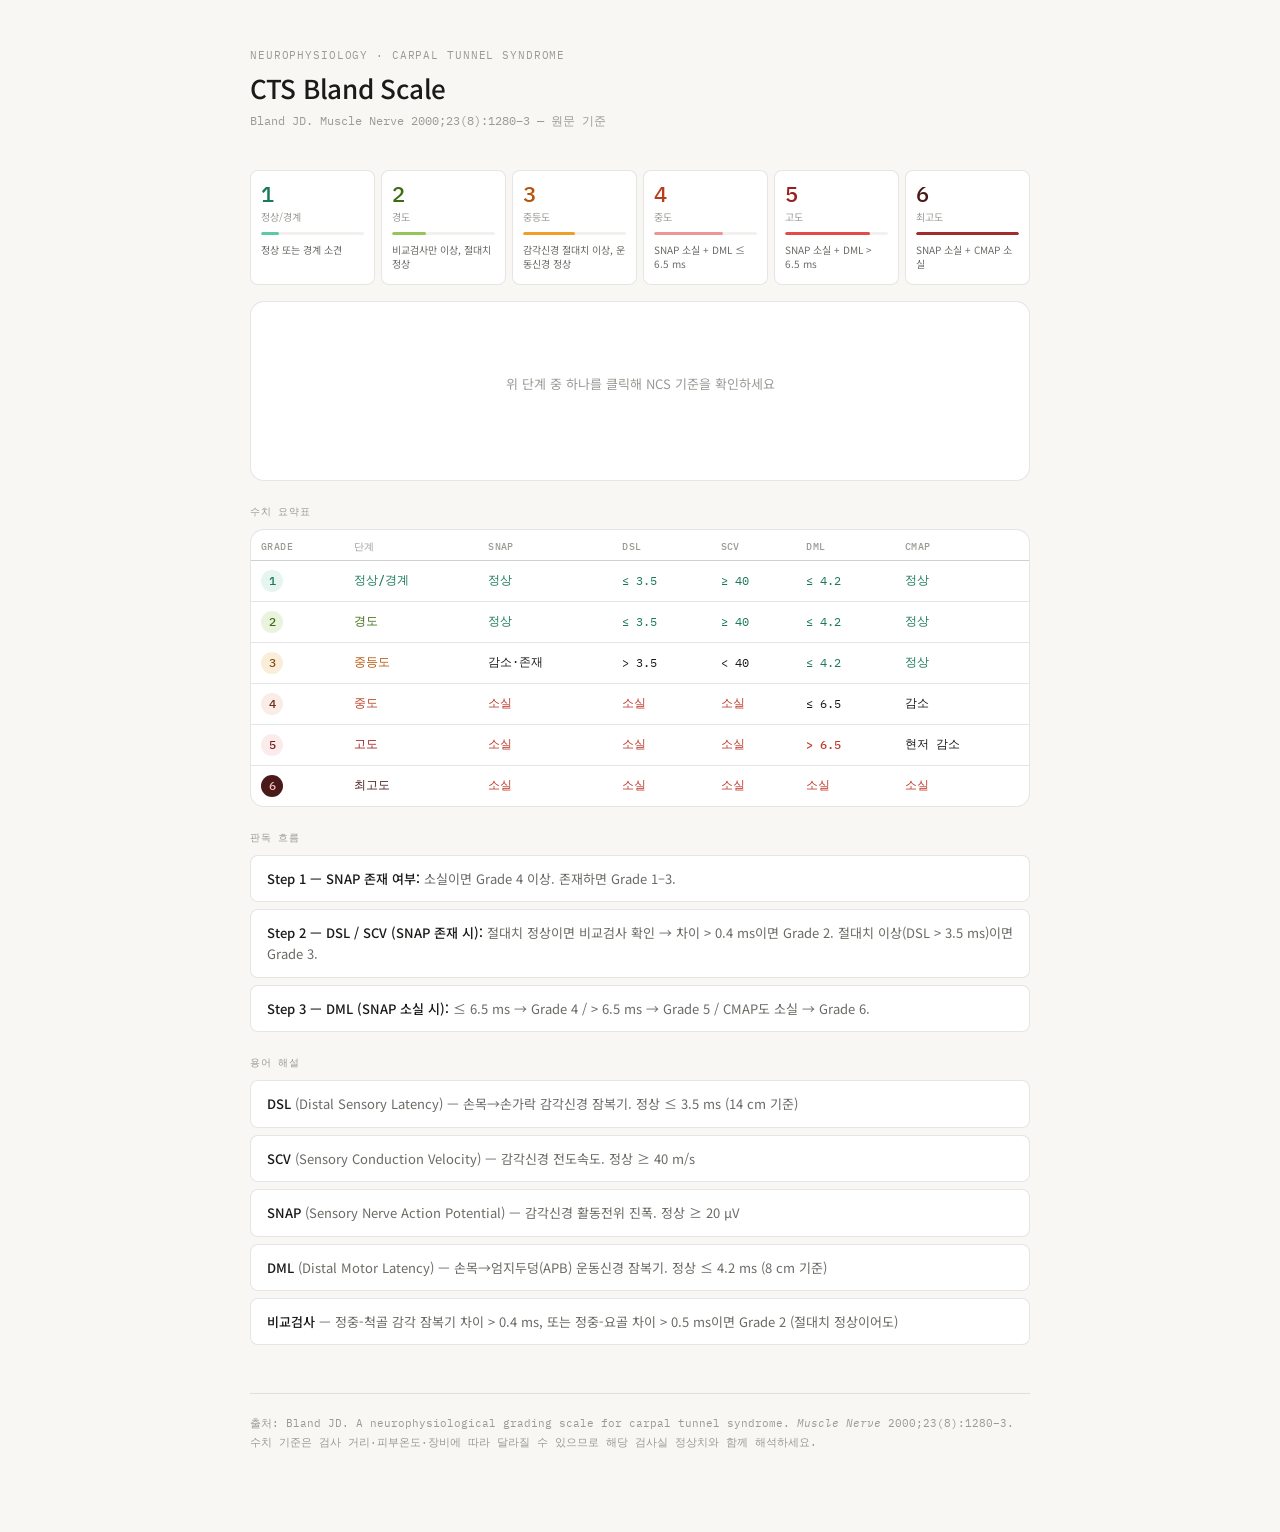
<file: cts_bland_scale.html>
<!DOCTYPE html>
<html lang="ko">
<head>
<meta charset="UTF-8">
<meta name="viewport" content="width=device-width, initial-scale=1.0">
<title>CTS Bland Scale — 신경전도검사 분류</title>
<link rel="preconnect" href="https://fonts.googleapis.com">
<link href="https://fonts.googleapis.com/css2?family=IBM+Plex+Mono:wght@400;500&family=Noto+Sans+KR:wght@400;500&display=swap" rel="stylesheet">
<style>
  *, *::before, *::after { box-sizing: border-box; margin: 0; padding: 0; }

  :root {
    --bg: #f8f7f4;
    --surface: #ffffff;
    --surface2: #f2f1ee;
    --border: rgba(0,0,0,0.10);
    --border2: rgba(0,0,0,0.18);
    --text: #1a1a18;
    --text2: #6b6a65;
    --text3: #9b9a95;
    --mono: 'IBM Plex Mono', monospace;
    --sans: 'Noto Sans KR', sans-serif;
    --radius: 8px;
    --radius-lg: 14px;
  }

  @media (prefers-color-scheme: dark) {
    :root {
      --bg: #131311;
      --surface: #1e1d1b;
      --surface2: #272622;
      --border: rgba(255,255,255,0.09);
      --border2: rgba(255,255,255,0.16);
      --text: #e8e6e0;
      --text2: #9b9a95;
      --text3: #6b6a65;
    }
  }

  body {
    font-family: var(--sans);
    background: var(--bg);
    color: var(--text);
    min-height: 100vh;
    padding: 48px 24px 80px;
  }

  .page { max-width: 780px; margin: 0 auto; }

  header { margin-bottom: 40px; }
  .tag {
    font-family: var(--mono);
    font-size: 11px;
    letter-spacing: .08em;
    color: var(--text3);
    text-transform: uppercase;
    margin-bottom: 10px;
  }
  h1 {
    font-size: 26px;
    font-weight: 500;
    line-height: 1.25;
    margin-bottom: 8px;
    letter-spacing: -.01em;
  }
  .source {
    font-size: 12px;
    color: var(--text3);
    font-family: var(--mono);
  }

  .grade-row {
    display: grid;
    grid-template-columns: repeat(6, minmax(0,1fr));
    gap: 6px;
    margin-bottom: 16px;
  }

  .gc {
    border: 0.5px solid var(--border);
    border-radius: var(--radius);
    padding: 12px 10px;
    cursor: pointer;
    transition: border-color .15s, background .15s, transform .1s;
    background: var(--surface);
  }
  .gc:hover { background: var(--surface2); transform: translateY(-1px); }
  .gc.active { border-width: 1.5px; background: var(--surface2); }

  .gnum { font-size: 22px; font-weight: 500; line-height: 1; margin-bottom: 4px; font-family: var(--mono); }
  .glabel { font-size: 10px; color: var(--text3); margin-bottom: 8px; }
  .gbar-bg { height: 3px; background: var(--surface2); border-radius: 2px; margin-bottom: 8px; overflow: hidden; }
  .gbar { height: 3px; border-radius: 2px; transition: width .3s; }
  .gmini { font-size: 10px; color: var(--text2); line-height: 1.45; }

  .panel {
    border: 0.5px solid var(--border);
    border-radius: var(--radius-lg);
    background: var(--surface);
    padding: 22px 24px;
    margin-bottom: 24px;
    min-height: 180px;
  }

  .empty-msg { text-align: center; padding: 50px 0; font-size: 13px; color: var(--text3); }

  .ptitle { font-size: 16px; font-weight: 500; margin-bottom: 3px; }
  .psub { font-size: 12px; color: var(--text2); margin-bottom: 18px; }

  .pgrid { display: grid; grid-template-columns: 1fr 1fr; gap: 10px; margin-bottom: 14px; }
  .pbox { background: var(--surface2); border-radius: var(--radius); padding: 12px 14px; }
  .pbox-lbl { font-size: 10px; color: var(--text3); margin-bottom: 3px; font-family: var(--mono); text-transform: uppercase; letter-spacing: .04em; }
  .pbox-val { font-size: 13px; font-weight: 500; line-height: 1.55; font-family: var(--mono); white-space: pre-line; }
  .pbox-val.absent { color: #c0392b; }
  .pbox-val.normal { color: #1a7a55; }
  .pbox-val.warn { color: #b45309; }

  .ptx {
    font-size: 12px; font-family: var(--mono);
    display: inline-block; padding: 4px 12px;
    border-radius: var(--radius);
    border: 0.5px solid var(--border2);
    color: var(--text2);
    margin-bottom: 12px;
  }

  .badge-row { display: flex; flex-wrap: wrap; gap: 5px; margin-bottom: 12px; }
  .badge {
    font-size: 11px; padding: 3px 9px;
    border-radius: 20px; font-family: var(--mono);
  }

  .pnote { font-size: 12px; color: var(--text2); line-height: 1.65; border-left: 2px solid var(--border2); padding-left: 12px; }

  .sec {
    font-family: var(--mono);
    font-size: 10px; font-weight: 500;
    color: var(--text3); text-transform: uppercase;
    letter-spacing: .08em; margin: 24px 0 10px;
  }

  .cbox {
    background: var(--surface);
    border: 0.5px solid var(--border);
    border-radius: var(--radius);
    padding: 12px 16px;
    margin-bottom: 7px;
    font-size: 13px;
    color: var(--text2);
    line-height: 1.65;
  }
  .cbox strong { color: var(--text); font-weight: 500; }

  .flow-table { width: 100%; border-collapse: collapse; margin-top: 4px; }
  .flow-table th {
    font-family: var(--mono); font-size: 10px; font-weight: 500;
    color: var(--text3); text-align: left;
    padding: 6px 10px; border-bottom: 0.5px solid var(--border2);
    text-transform: uppercase; letter-spacing: .04em;
  }
  .flow-table td {
    padding: 9px 10px; border-bottom: 0.5px solid var(--border);
    font-size: 12px; font-family: var(--mono); vertical-align: middle;
  }
  .flow-table tr:last-child td { border-bottom: none; }
  .flow-table tr:hover td { background: var(--surface2); }
  .gpill {
    display: inline-block; width: 22px; height: 22px;
    border-radius: 50%; text-align: center; line-height: 22px;
    font-size: 12px; font-weight: 500;
  }
  .absent-cell { color: #c0392b; font-weight: 500; }
  .normal-cell { color: #1a7a55; }

  footer {
    margin-top: 48px;
    padding-top: 20px;
    border-top: 0.5px solid var(--border);
    font-family: var(--mono);
    font-size: 11px;
    color: var(--text3);
    line-height: 1.7;
  }

  @media (max-width: 540px) {
    .grade-row { grid-template-columns: repeat(3, minmax(0,1fr)); }
    .pgrid { grid-template-columns: 1fr; }
    h1 { font-size: 20px; }
  }
</style>
</head>
<body>
<div class="page">

  <header>
    <div class="tag">Neurophysiology · Carpal Tunnel Syndrome</div>
    <h1>CTS Bland Scale</h1>
    <div class="source">Bland JD. Muscle Nerve 2000;23(8):1280–3 — 원문 기준</div>
  </header>

  <div class="grade-row" id="gg"></div>
  <div class="panel" id="dp"><div class="empty-msg">위 단계 중 하나를 클릭해 NCS 기준을 확인하세요</div></div>

  <div class="sec">수치 요약표</div>
  <div style="background:var(--surface);border:0.5px solid var(--border);border-radius:var(--radius-lg);overflow:hidden;margin-bottom:24px">
    <table class="flow-table">
      <thead>
        <tr>
          <th>Grade</th>
          <th>단계</th>
          <th>SNAP</th>
          <th>DSL</th>
          <th>SCV</th>
          <th>DML</th>
          <th>CMAP</th>
        </tr>
      </thead>
      <tbody id="tbl"></tbody>
    </table>
  </div>

  <div class="sec">판독 흐름</div>
  <div class="cbox"><strong>Step 1 — SNAP 존재 여부:</strong> 소실이면 Grade 4 이상. 존재하면 Grade 1–3.</div>
  <div class="cbox"><strong>Step 2 — DSL / SCV (SNAP 존재 시):</strong> 절대치 정상이면 비교검사 확인 → 차이 &gt; 0.4 ms이면 Grade 2. 절대치 이상(DSL &gt; 3.5 ms)이면 Grade 3.</div>
  <div class="cbox"><strong>Step 3 — DML (SNAP 소실 시):</strong> ≤ 6.5 ms → Grade 4 / &gt; 6.5 ms → Grade 5 / CMAP도 소실 → Grade 6.</div>

  <div class="sec">용어 해설</div>
  <div class="cbox"><strong>DSL</strong> (Distal Sensory Latency) — 손목→손가락 감각신경 잠복기. 정상 ≤ 3.5 ms (14 cm 기준)</div>
  <div class="cbox"><strong>SCV</strong> (Sensory Conduction Velocity) — 감각신경 전도속도. 정상 ≥ 40 m/s</div>
  <div class="cbox"><strong>SNAP</strong> (Sensory Nerve Action Potential) — 감각신경 활동전위 진폭. 정상 ≥ 20 µV</div>
  <div class="cbox"><strong>DML</strong> (Distal Motor Latency) — 손목→엄지두덩(APB) 운동신경 잠복기. 정상 ≤ 4.2 ms (8 cm 기준)</div>
  <div class="cbox"><strong>비교검사</strong> — 정중-척골 감각 잠복기 차이 &gt; 0.4 ms, 또는 정중-요골 차이 &gt; 0.5 ms이면 Grade 2 (절대치 정상이어도)</div>

  <footer>
    출처: Bland JD. A neurophysiological grading scale for carpal tunnel syndrome. <em>Muscle Nerve</em> 2000;23(8):1280–3.<br>
    수치 기준은 검사 거리·피부온도·장비에 따라 달라질 수 있으므로 해당 검사실 정상치와 함께 해석하세요.
  </footer>

</div>

<script>
const grades = [
  {
    num:1, label:"정상/경계", color:"#1a7a55", bar:"#5DCAA5",
    summary:"정상 또는 경계 소견",
    snap_lat:"정상 (≤ 3.5 ms)", snap_amp:"정상 (≥ 20 µV)", snap_scv:"정상 (≥ 40 m/s)",
    dml:"정상 (≤ 4.2 ms)", cmap:"정상",
    compare:"정중-척골 차이 ≤ 0.4 ms\n정중-요골 차이 ≤ 0.5 ms",
    sc:"normal", dc:"normal", cc:"normal",
    tx:"경과 관찰 / 보존적 치료",
    badges:[["야간 저림","#e6f5f0","#1a7a55"]],
    note:"NCS가 정상이어도 임상 증상이 있으면 CTS를 배제할 수 없습니다. 비교검사 기준도 모두 정상인 경우.",
    tbl_snap:"정상", tbl_dsl:"≤ 3.5", tbl_scv:"≥ 40", tbl_dml:"≤ 4.2", tbl_cmap:"정상",
    sc_t:"normal-cell", dc_t:"normal-cell", cc_t:"normal-cell",
    pillbg:"#e6f5f0", pilltx:"#1a7a55"
  },
  {
    num:2, label:"경도", color:"#3b6d11", bar:"#97C459",
    summary:"비교검사만 이상, 절대치 정상",
    snap_lat:"정상 (≤ 3.5 ms)", snap_amp:"정상 (≥ 20 µV)", snap_scv:"정상 (≥ 40 m/s)",
    dml:"정상 (≤ 4.2 ms)", cmap:"정상",
    compare:"정중-척골 차이 > 0.4 ms\n또는 정중-요골 차이 > 0.5 ms",
    sc:"normal", dc:"normal", cc:"normal",
    tx:"보존적 치료 (야간 부목, 스테로이드 주사)",
    badges:[["간헐적 증상","#eaf3de","#3b6d11"],["야간 저림","#eaf3de","#3b6d11"]],
    note:"절대치 잠복기는 정상 — 비교검사에서만 이상 소견. 가장 조기에 발견 가능한 단계.",
    tbl_snap:"정상", tbl_dsl:"≤ 3.5", tbl_scv:"≥ 40", tbl_dml:"≤ 4.2", tbl_cmap:"정상",
    sc_t:"normal-cell", dc_t:"normal-cell", cc_t:"normal-cell",
    pillbg:"#eaf3de", pilltx:"#3b6d11"
  },
  {
    num:3, label:"중등도", color:"#b45309", bar:"#EF9F27",
    summary:"감각신경 절대치 이상, 운동신경 정상",
    snap_lat:"연장 (> 3.5 ms)", snap_amp:"감소, 존재", snap_scv:"저하 (< 40 m/s)",
    dml:"정상 (≤ 4.2 ms)", cmap:"정상",
    compare:"–",
    sc:"warn", dc:"normal", cc:"normal",
    tx:"보존적 치료 또는 수술 고려",
    badges:[["지속적 감각이상","#faeeda","#854F0B"],["운동신경 보존","#eaf3de","#3b6d11"]],
    note:"SNAP은 존재하지만 잠복기·속도 이상. 운동신경(DML)은 아직 정상 범위.",
    tbl_snap:"감소·존재", tbl_dsl:"> 3.5", tbl_scv:"< 40", tbl_dml:"≤ 4.2", tbl_cmap:"정상",
    sc_t:"", dc_t:"normal-cell", cc_t:"normal-cell",
    pillbg:"#faeeda", pilltx:"#854F0B"
  },
  {
    num:4, label:"중도", color:"#b73e1d", bar:"#F09595",
    summary:"SNAP 소실 + DML ≤ 6.5 ms",
    snap_lat:"소실", snap_amp:"소실", snap_scv:"소실",
    dml:"> 4.2 ms, ≤ 6.5 ms", cmap:"감소 또는 정상",
    compare:"–",
    sc:"absent", dc:"warn", cc:"",
    tx:"수술적 감압 권장",
    badges:[["SNAP 소실","#faece7","#712B13"],["DML > 4.2 ms","#faeeda","#854F0B"]],
    note:"SNAP 소실이 핵심 분기점. DML은 연장되어 있지만 6.5 ms 이하. Grade 5와 구분 기준은 DML 6.5 ms.",
    tbl_snap:"소실", tbl_dsl:"소실", tbl_scv:"소실", tbl_dml:"≤ 6.5", tbl_cmap:"감소",
    sc_t:"absent-cell", dc_t:"", cc_t:"",
    pillbg:"#faece7", pilltx:"#712B13"
  },
  {
    num:5, label:"고도", color:"#991f1f", bar:"#E24B4A",
    summary:"SNAP 소실 + DML > 6.5 ms",
    snap_lat:"소실", snap_amp:"소실", snap_scv:"소실",
    dml:"> 6.5 ms", cmap:"현저히 감소",
    compare:"–",
    sc:"absent", dc:"absent", cc:"",
    tx:"수술적 감압 강력 권장",
    badges:[["SNAP 소실","#fcebeb","#791F1F"],["DML > 6.5 ms","#fcebeb","#791F1F"],["엄지두덩 위축","#faeeda","#854F0B"]],
    note:"운동신경도 심각하게 손상. EMG에서 denervation 소견 동반 가능. Grade 4와의 결정적 차이는 DML > 6.5 ms.",
    tbl_snap:"소실", tbl_dsl:"소실", tbl_scv:"소실", tbl_dml:"> 6.5", tbl_cmap:"현저 감소",
    sc_t:"absent-cell", dc_t:"absent-cell", cc_t:"",
    pillbg:"#fcebeb", pilltx:"#791F1F"
  },
  {
    num:6, label:"최고도", color:"#4a1a1a", bar:"#A32D2D",
    summary:"SNAP 소실 + CMAP 소실",
    snap_lat:"소실", snap_amp:"소실", snap_scv:"소실",
    dml:"소실 (무반응)", cmap:"소실 (무반응)",
    compare:"–",
    sc:"absent", dc:"absent", cc:"absent",
    tx:"수술 (회복 예후 제한적)",
    badges:[["SNAP 소실","#fcebeb","#791F1F"],["CMAP 소실","#fcebeb","#791F1F"],["완전 무반응","#f2f1ee","#444441"]],
    note:"감각·운동 모두 무반응. 수술 후에도 완전 회복이 어려울 수 있음을 사전에 환자에게 설명 필요.",
    tbl_snap:"소실", tbl_dsl:"소실", tbl_scv:"소실", tbl_dml:"소실", tbl_cmap:"소실",
    sc_t:"absent-cell", dc_t:"absent-cell", cc_t:"absent-cell",
    pillbg:"#4a1a1a", pilltx:"#f7c1c1"
  }
];

let active = null;

function renderGrid() {
  document.getElementById('gg').innerHTML = grades.map((g,i) => `
    <div class="gc ${active===i?'active':''}" onclick="sel(${i})"
         style="${active===i?'border-color:'+g.color:''}">
      <div class="gnum" style="color:${g.color}">${g.num}</div>
      <div class="glabel">${g.label}</div>
      <div class="gbar-bg"><div class="gbar" style="background:${g.bar};width:${Math.round((i+1)/6*100)}%"></div></div>
      <div class="gmini">${g.summary}</div>
    </div>
  `).join('');
}

function renderTable() {
  document.getElementById('tbl').innerHTML = grades.map((g,i) => `
    <tr onclick="sel(${i})" style="cursor:pointer">
      <td><span class="gpill" style="background:${g.pillbg};color:${g.pilltx}">${g.num}</span></td>
      <td style="color:${g.color};font-weight:500">${g.label}</td>
      <td class="${g.sc_t}">${g.tbl_snap}</td>
      <td class="${g.sc_t}">${g.tbl_dsl}</td>
      <td class="${g.sc_t}">${g.tbl_scv}</td>
      <td class="${g.dc_t}">${g.tbl_dml}</td>
      <td class="${g.cc_t}">${g.tbl_cmap}</td>
    </tr>
  `).join('');
}

function sel(i) {
  active = i;
  renderGrid();
  const g = grades[i];
  document.getElementById('dp').innerHTML = `
    <div class="ptitle" style="color:${g.color}">Grade ${g.num} — ${g.label}</div>
    <div class="psub">${g.summary}</div>
    <div class="pgrid">
      <div class="pbox">
        <div class="pbox-lbl">DSL (감각 잠복기)</div>
        <div class="pbox-val ${g.sc}">${g.snap_lat}</div>
        <div class="pbox-lbl" style="margin-top:10px">SNAP 진폭</div>
        <div class="pbox-val ${g.sc}">${g.snap_amp}</div>
        <div class="pbox-lbl" style="margin-top:10px">SCV (감각 전도속도)</div>
        <div class="pbox-val ${g.sc}">${g.snap_scv}</div>
      </div>
      <div class="pbox">
        <div class="pbox-lbl">DML (운동 잠복기)</div>
        <div class="pbox-val ${g.dc}">${g.dml}</div>
        <div class="pbox-lbl" style="margin-top:10px">CMAP 진폭</div>
        <div class="pbox-val ${g.cc}">${g.cmap}</div>
        <div class="pbox-lbl" style="margin-top:10px">비교검사</div>
        <div class="pbox-val" style="font-size:12px">${g.compare}</div>
      </div>
    </div>
    <div class="ptx">권장 치료: ${g.tx}</div>
    <div class="badge-row">${g.badges.map(b=>`<span class="badge" style="background:${b[1]};color:${b[2]}">${b[0]}</span>`).join('')}</div>
    <div class="pnote">${g.note}</div>
  `;
}

renderGrid();
renderTable();
</script>
</body>
</html>
</file>
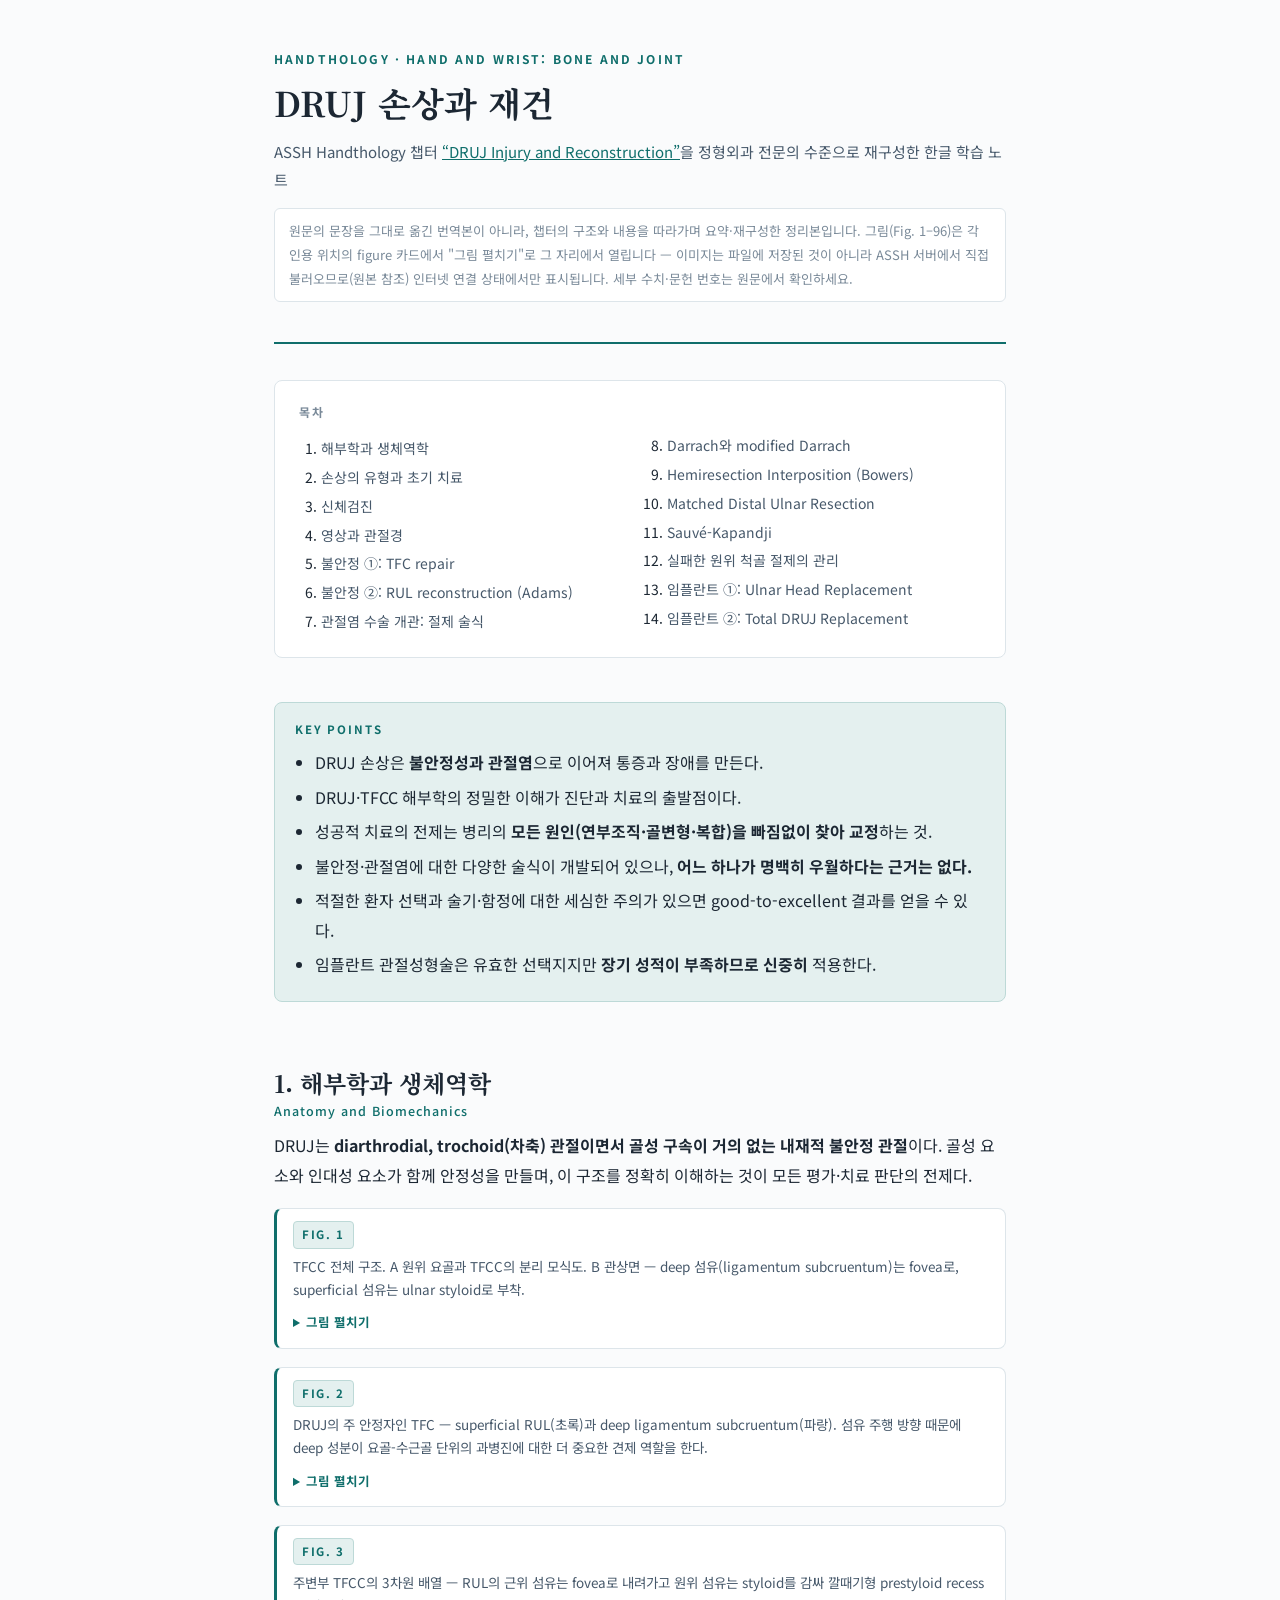
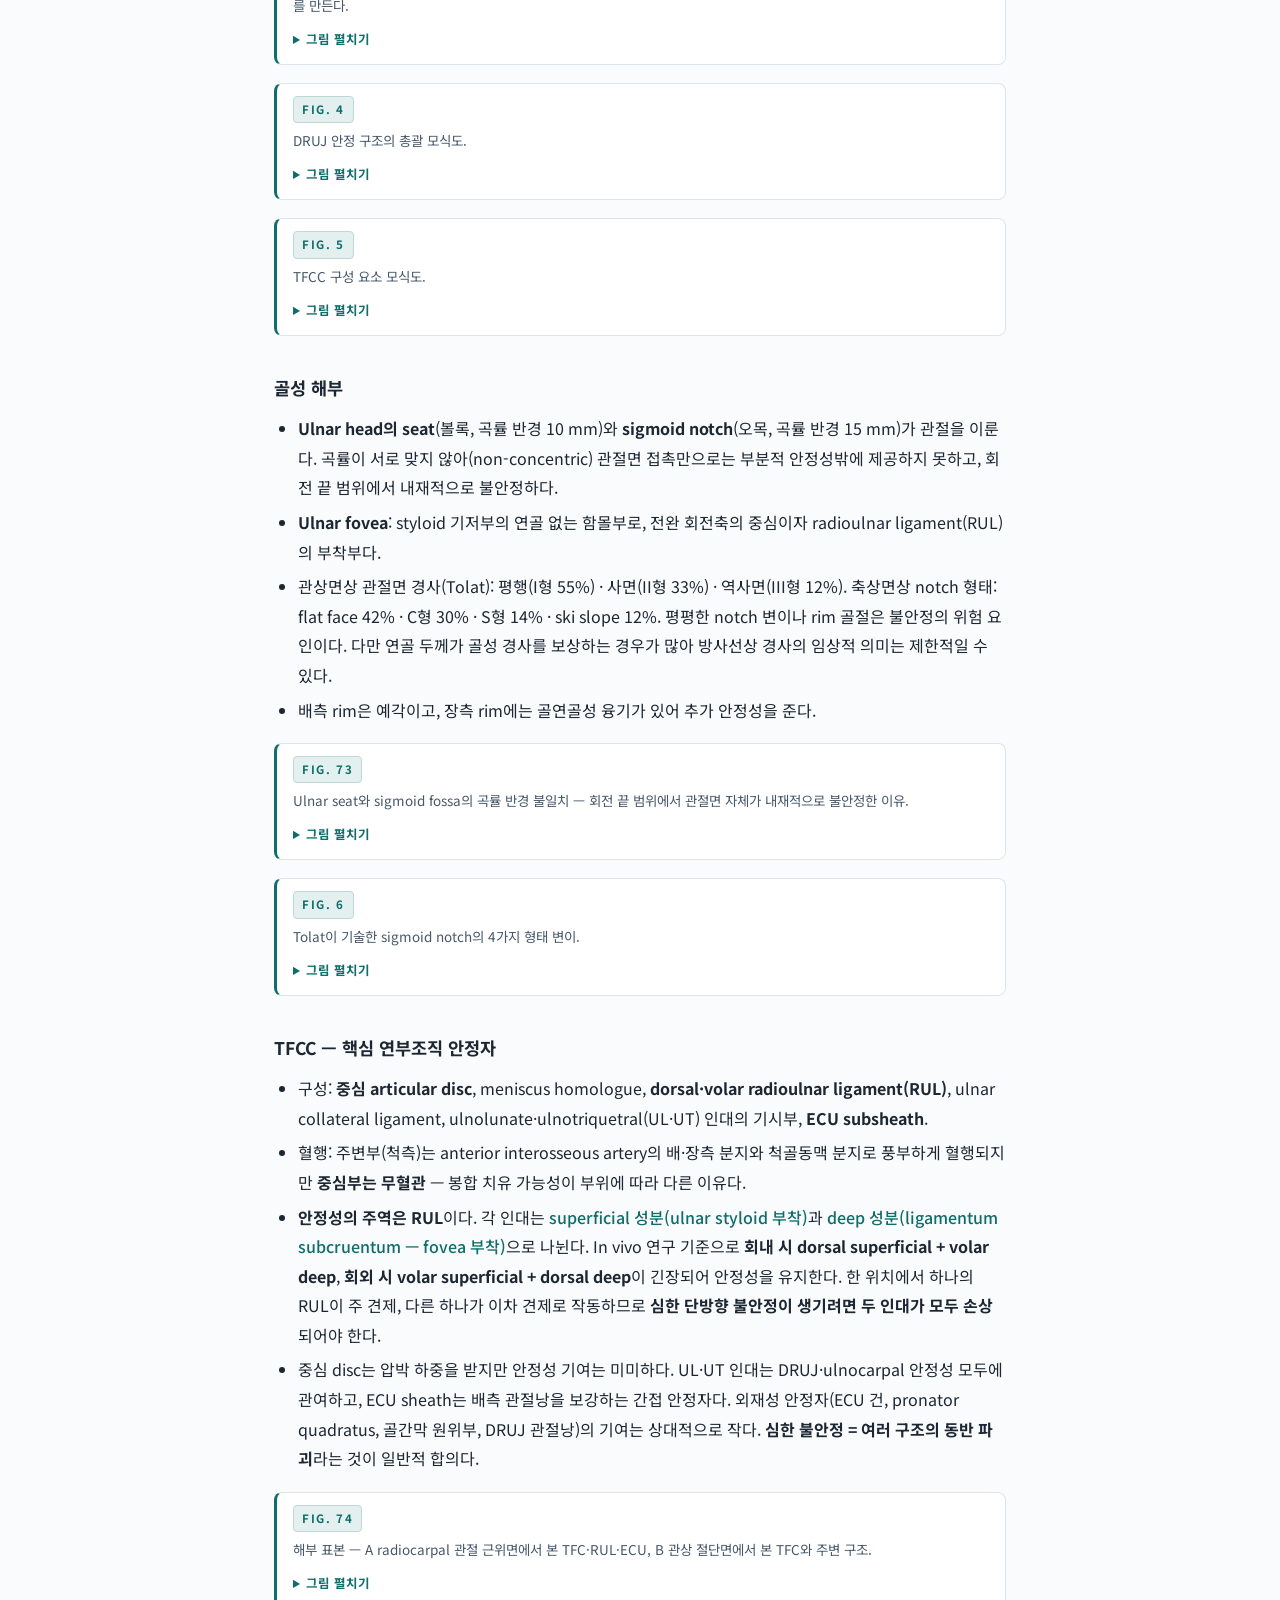
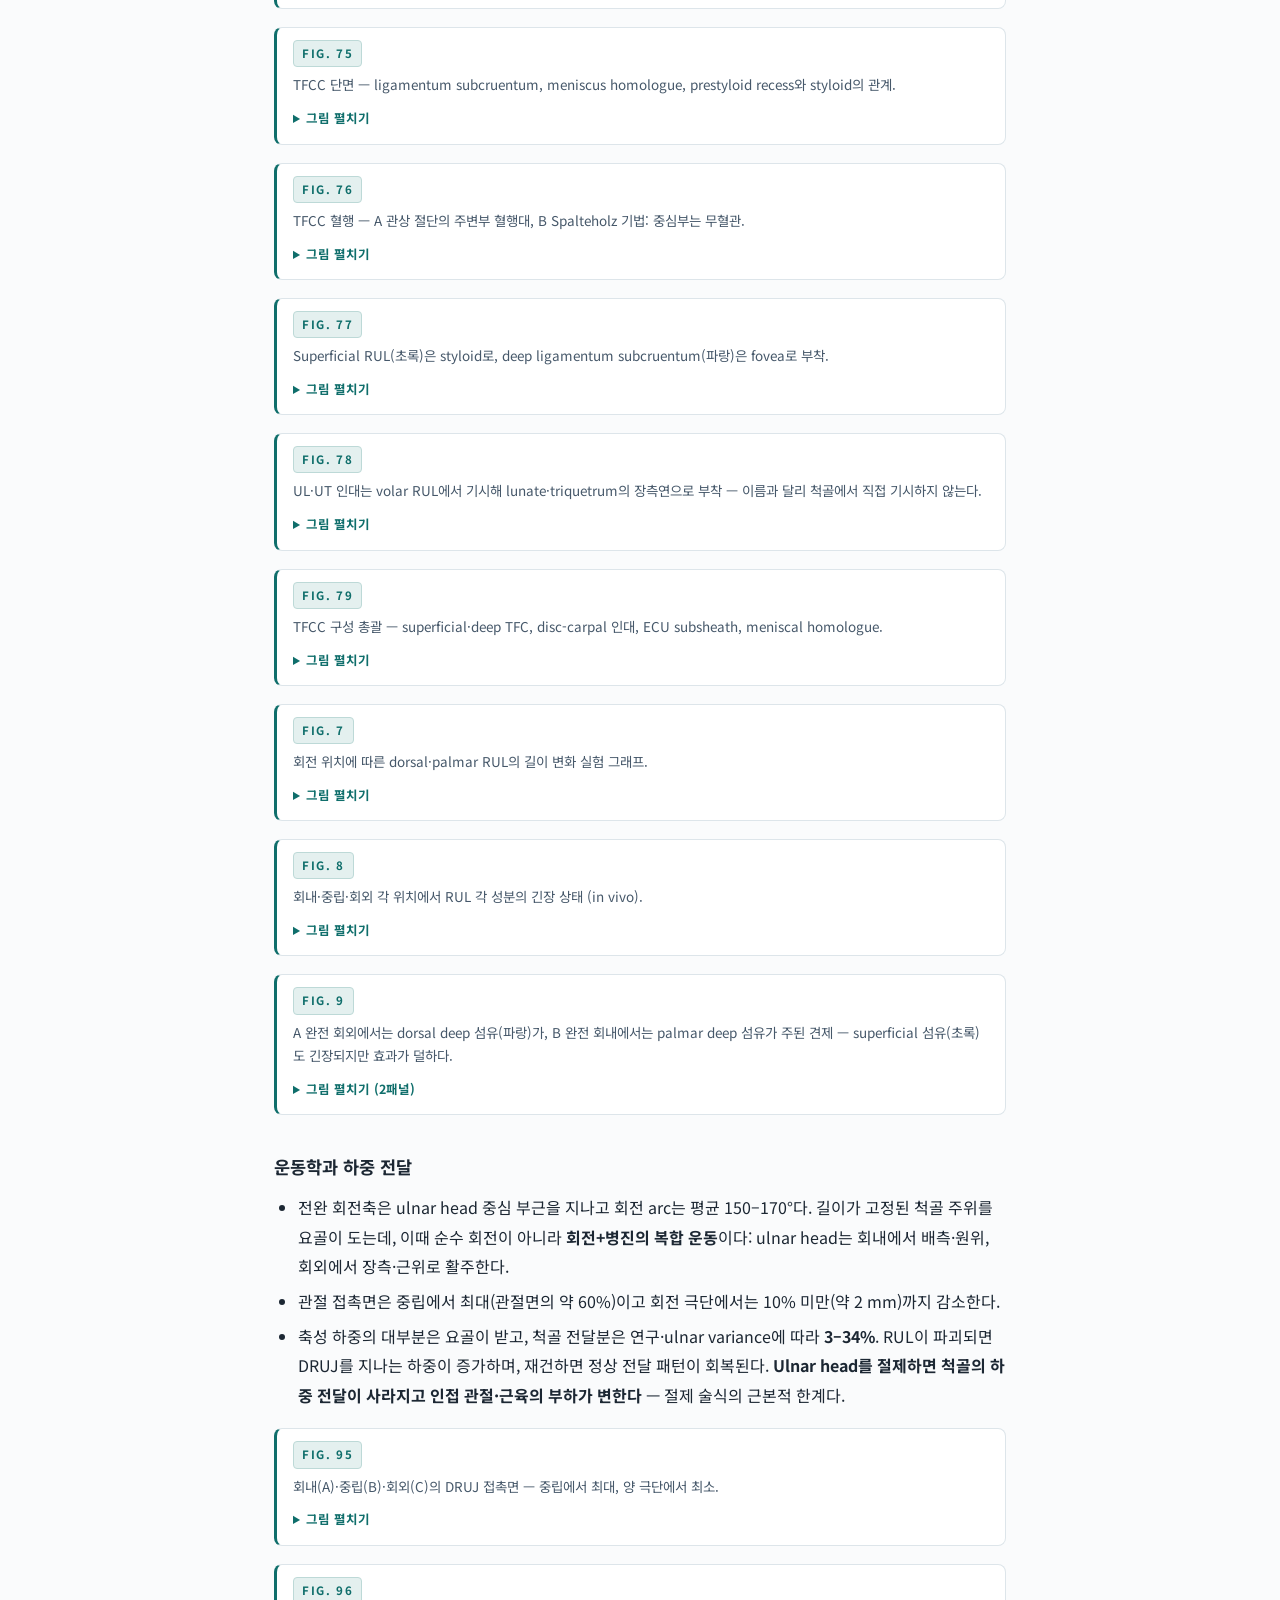
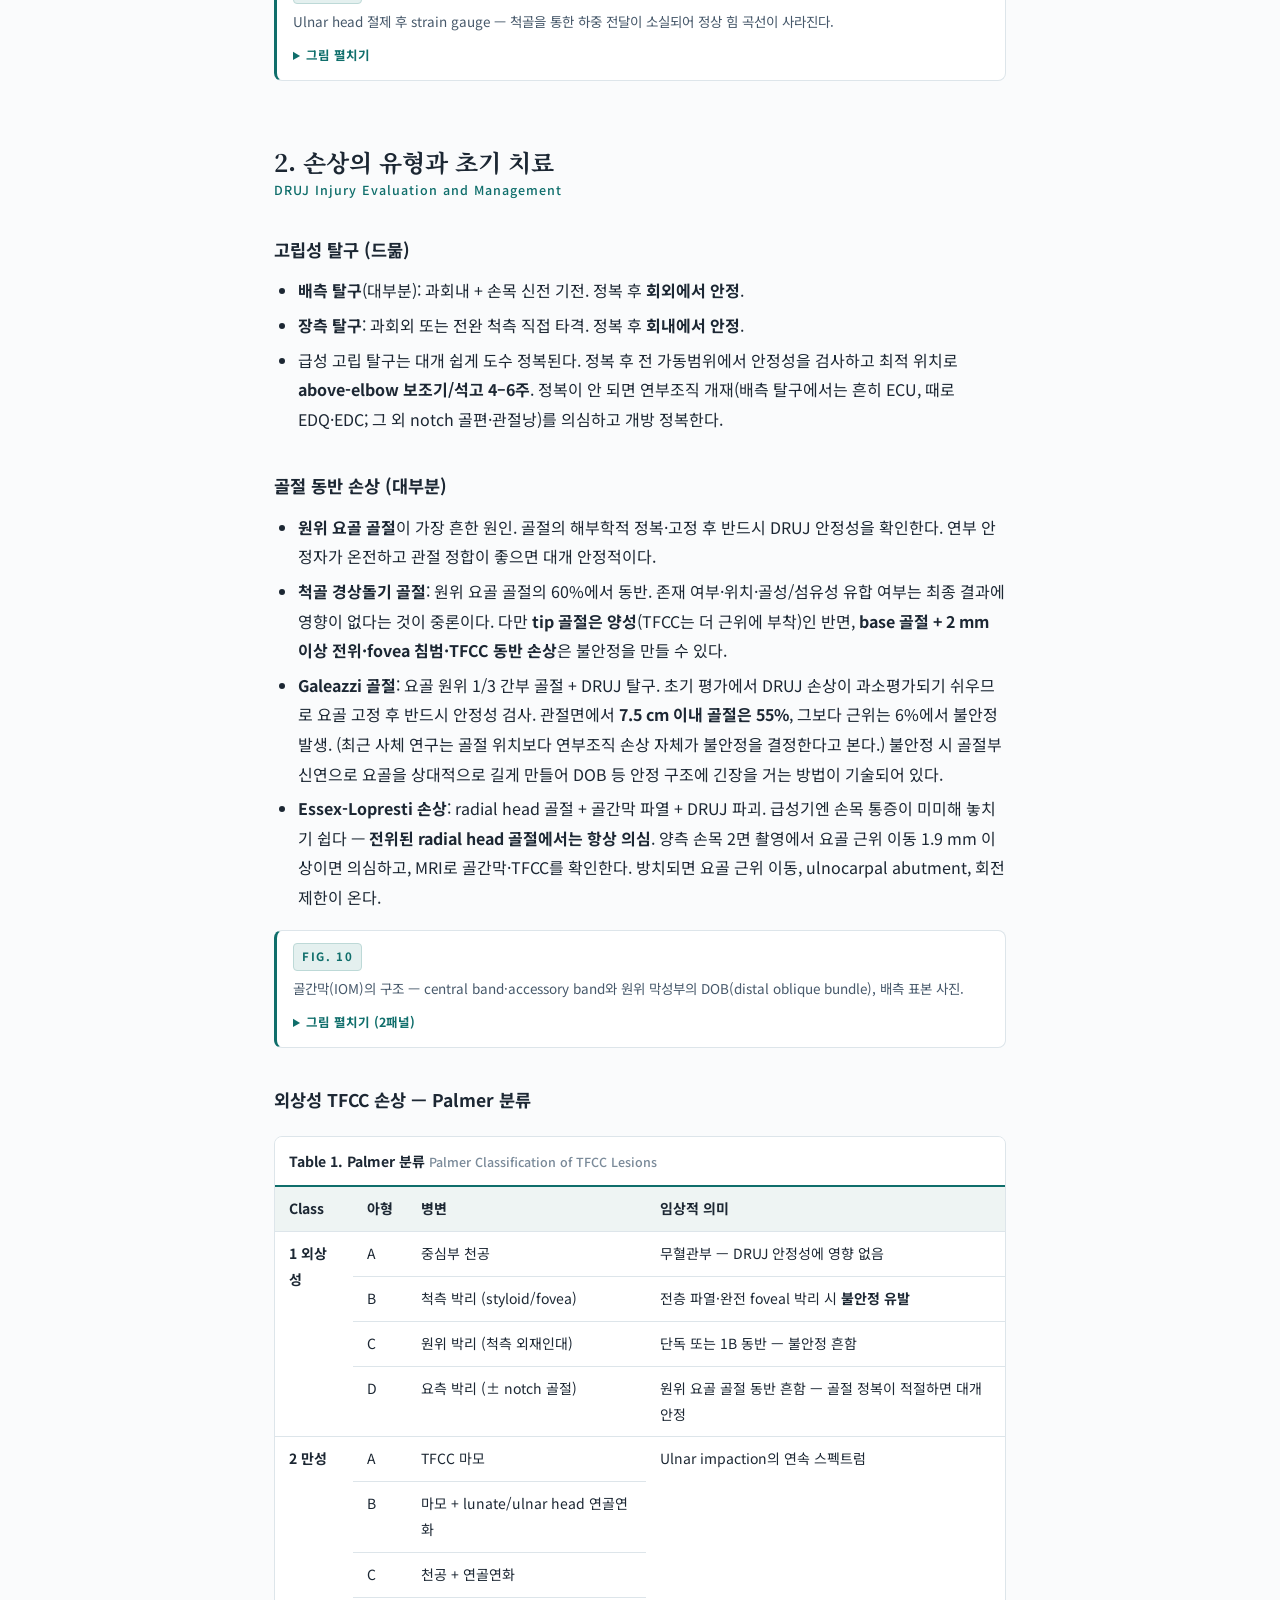
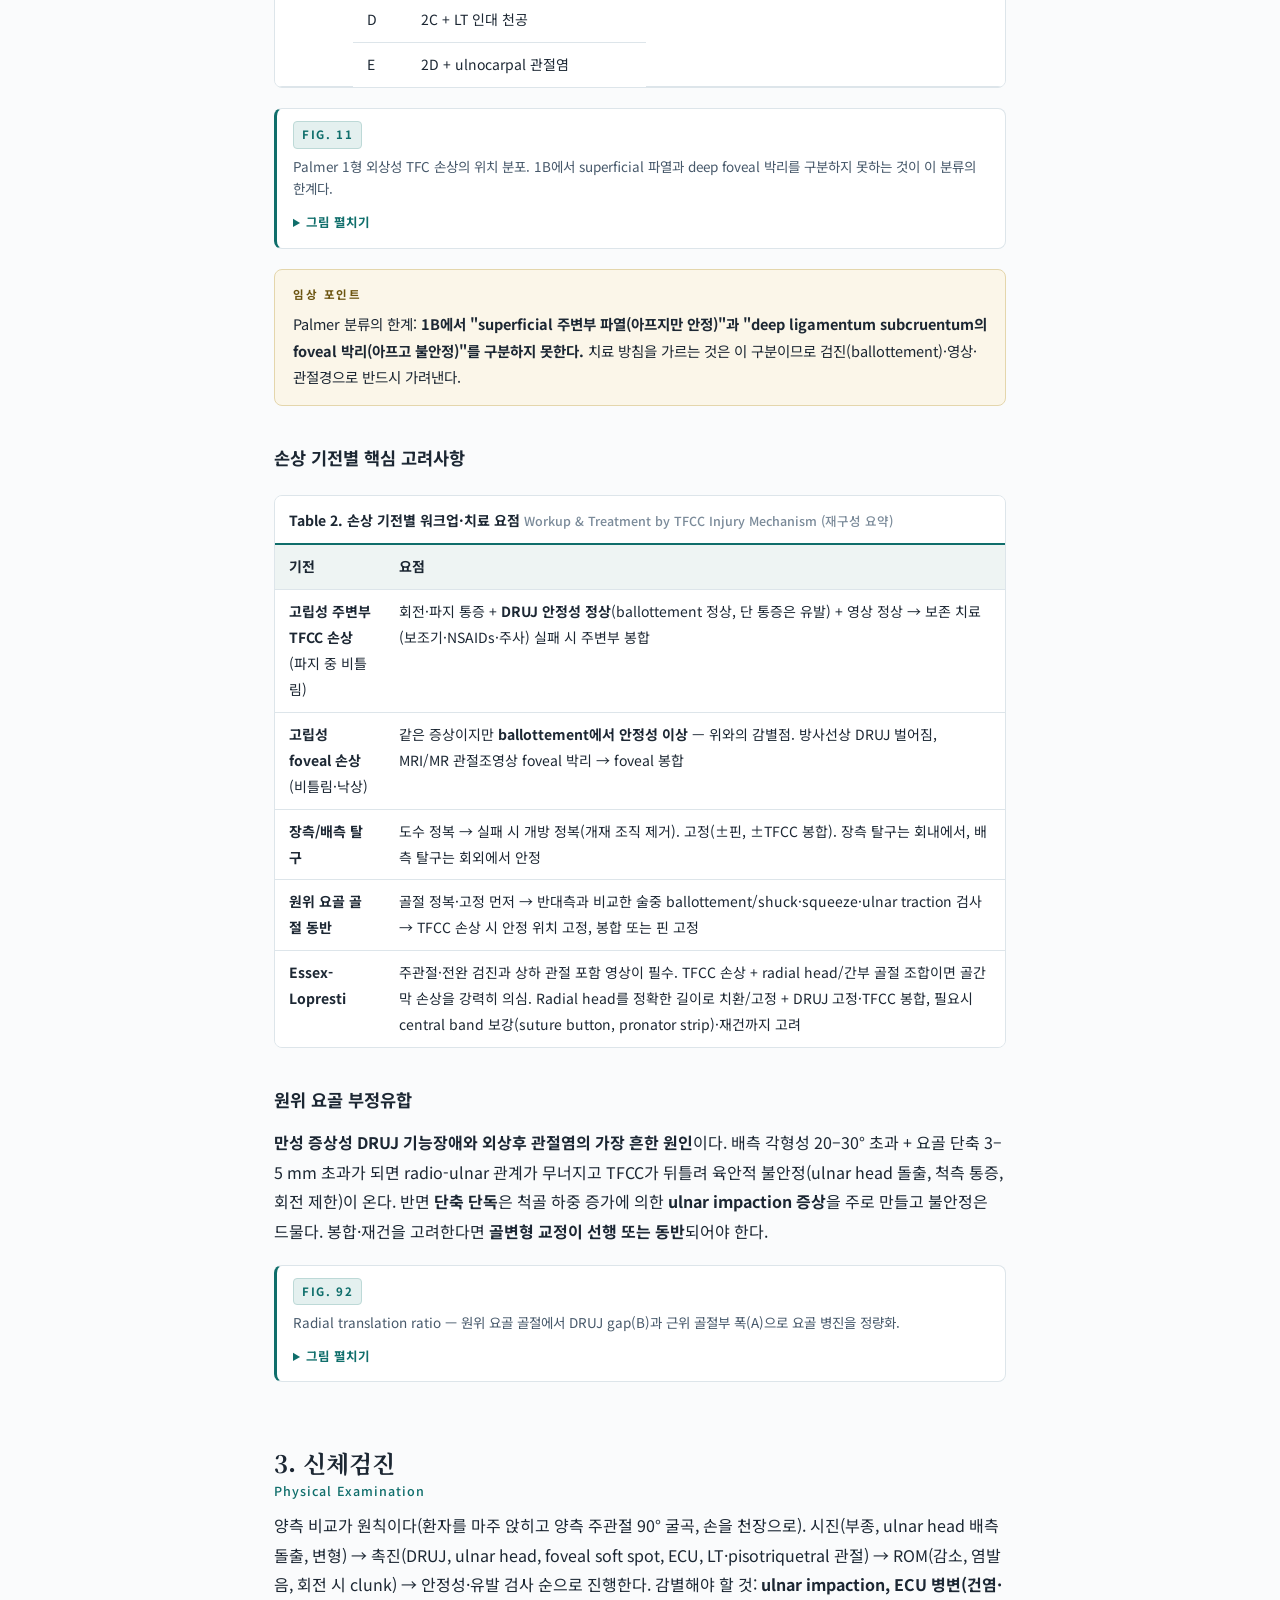
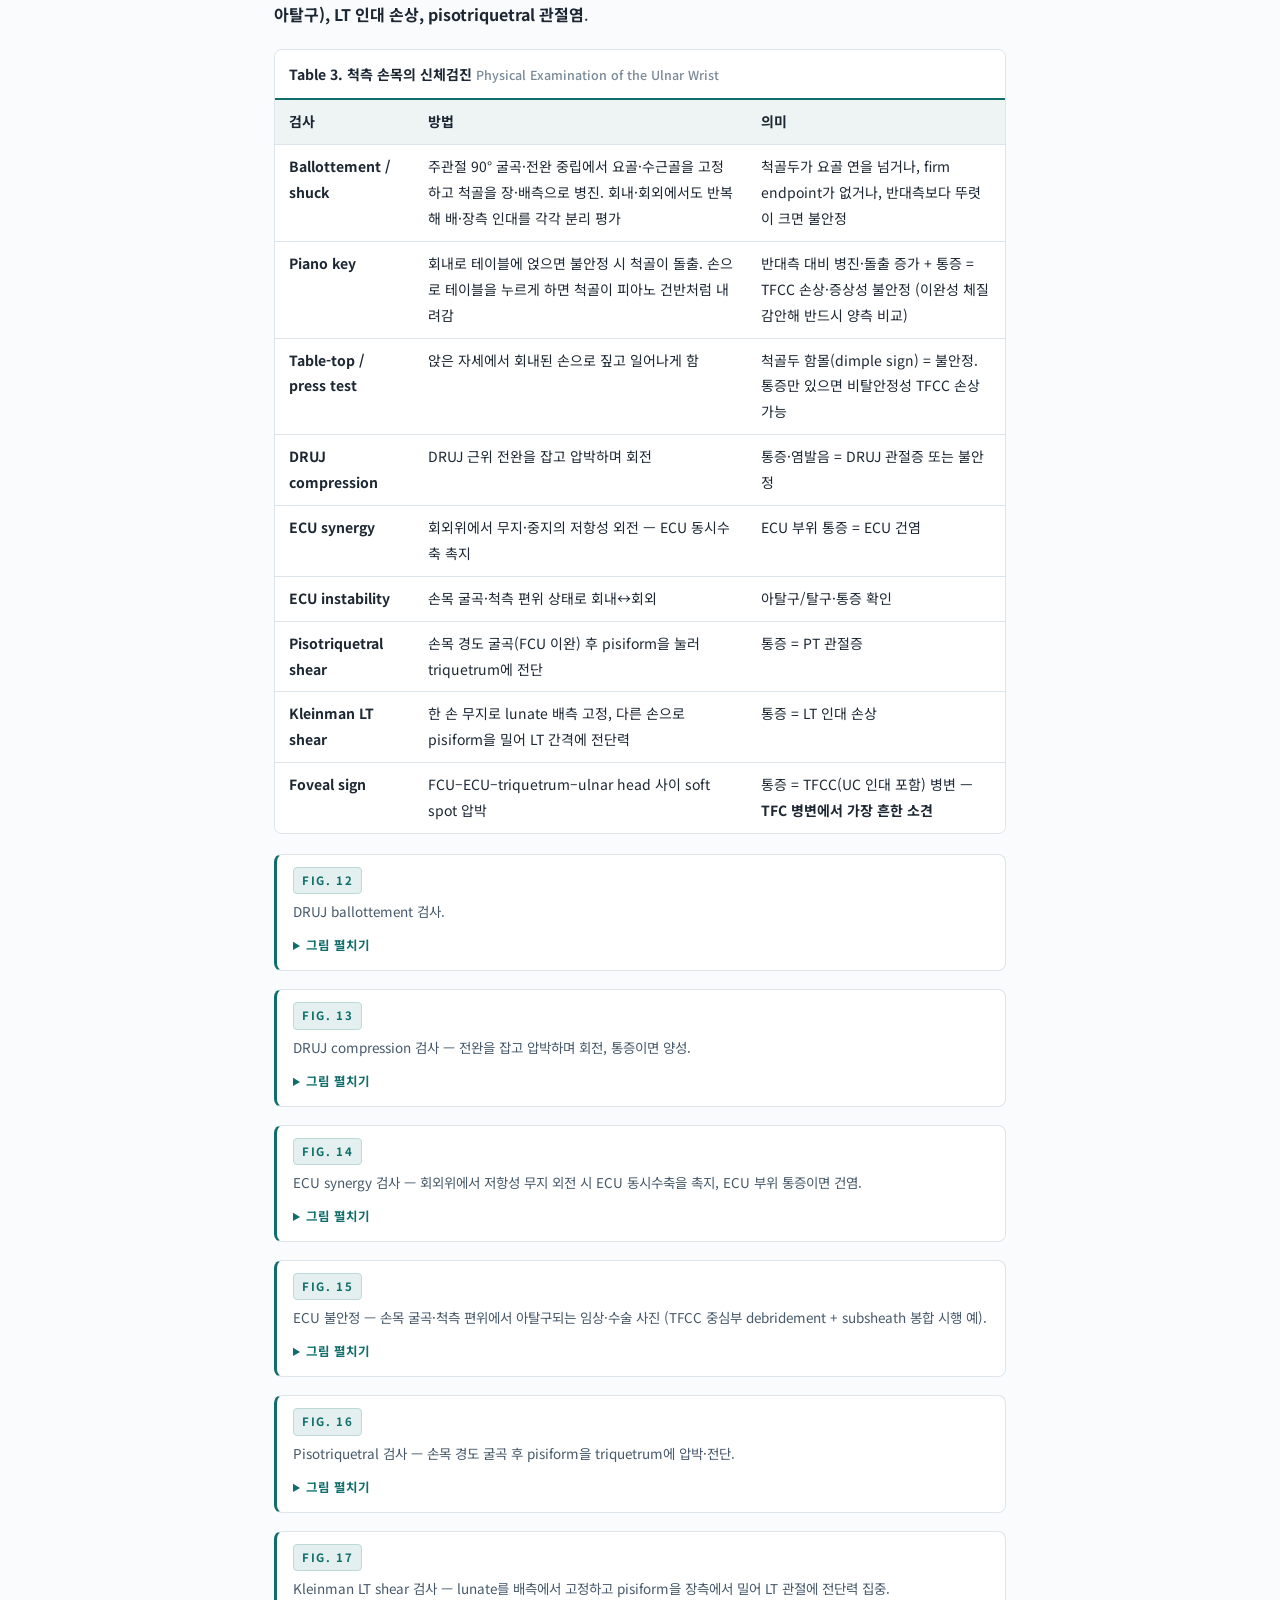
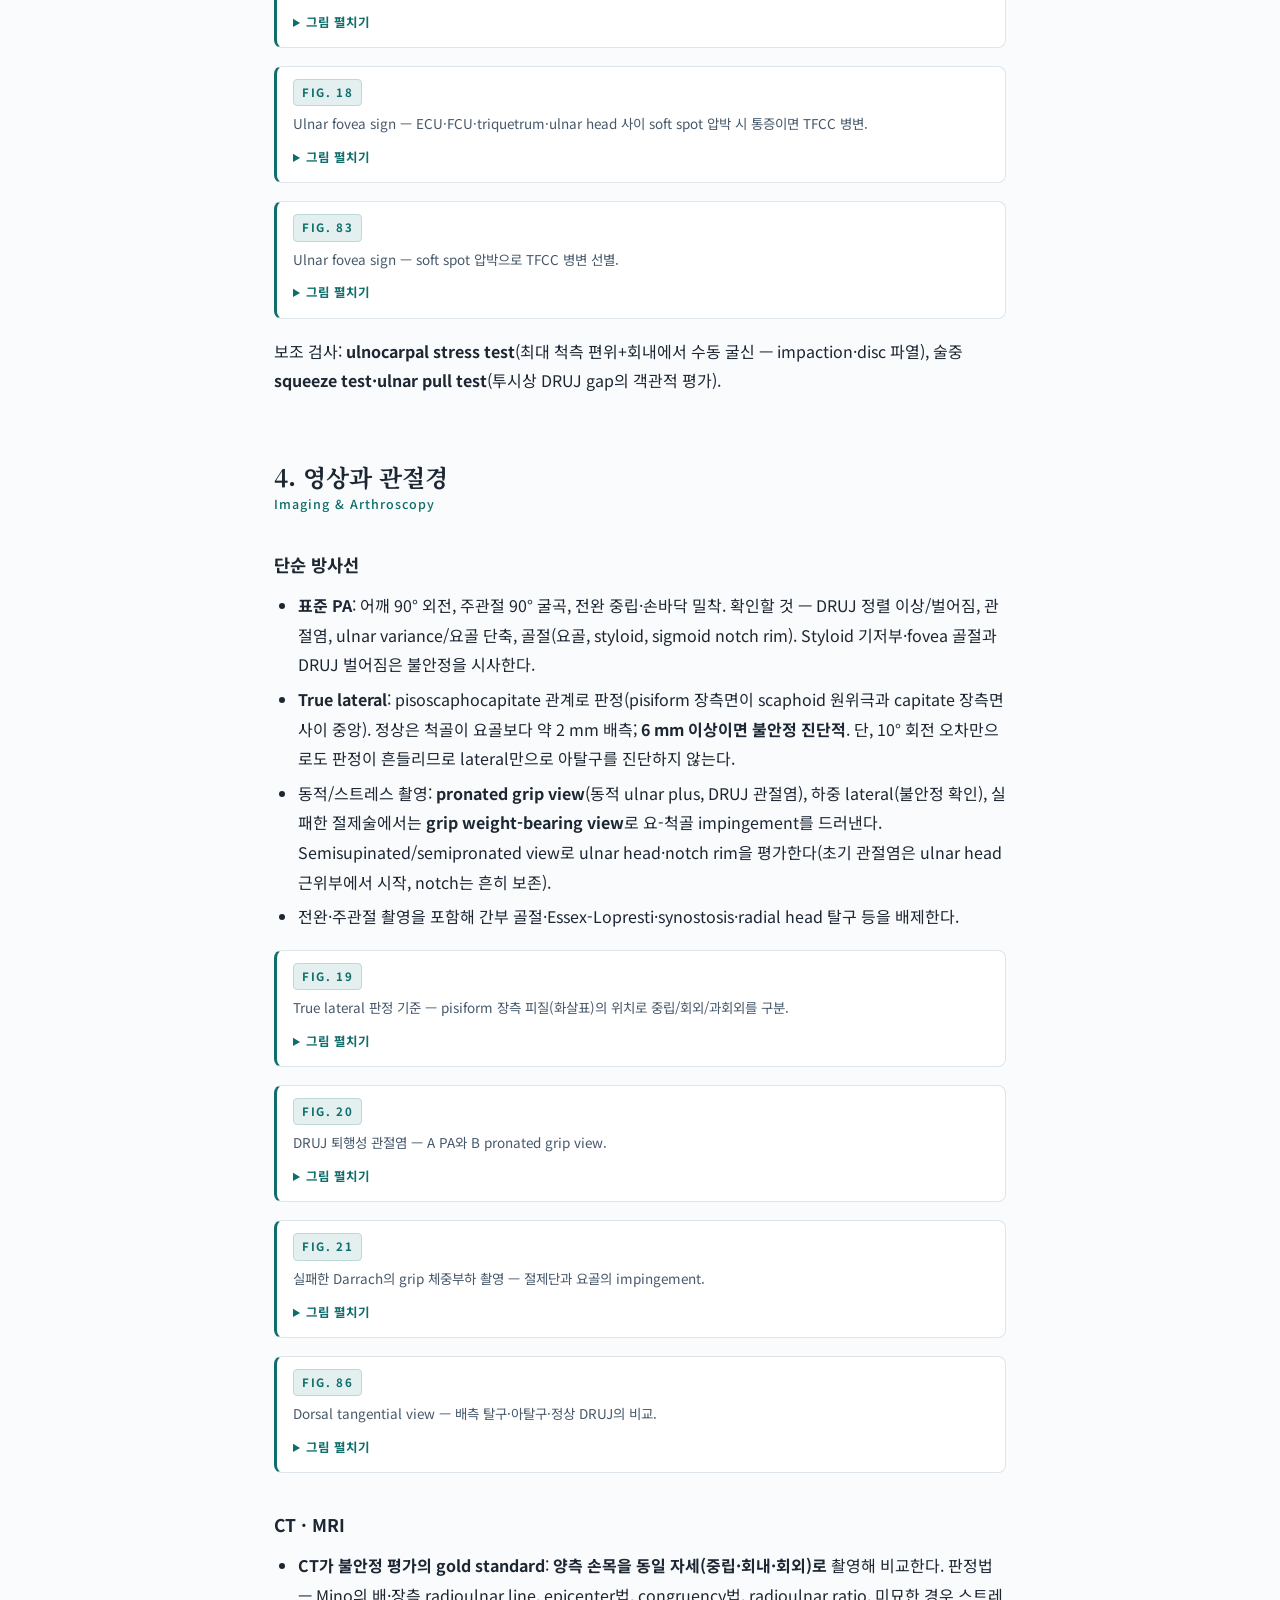
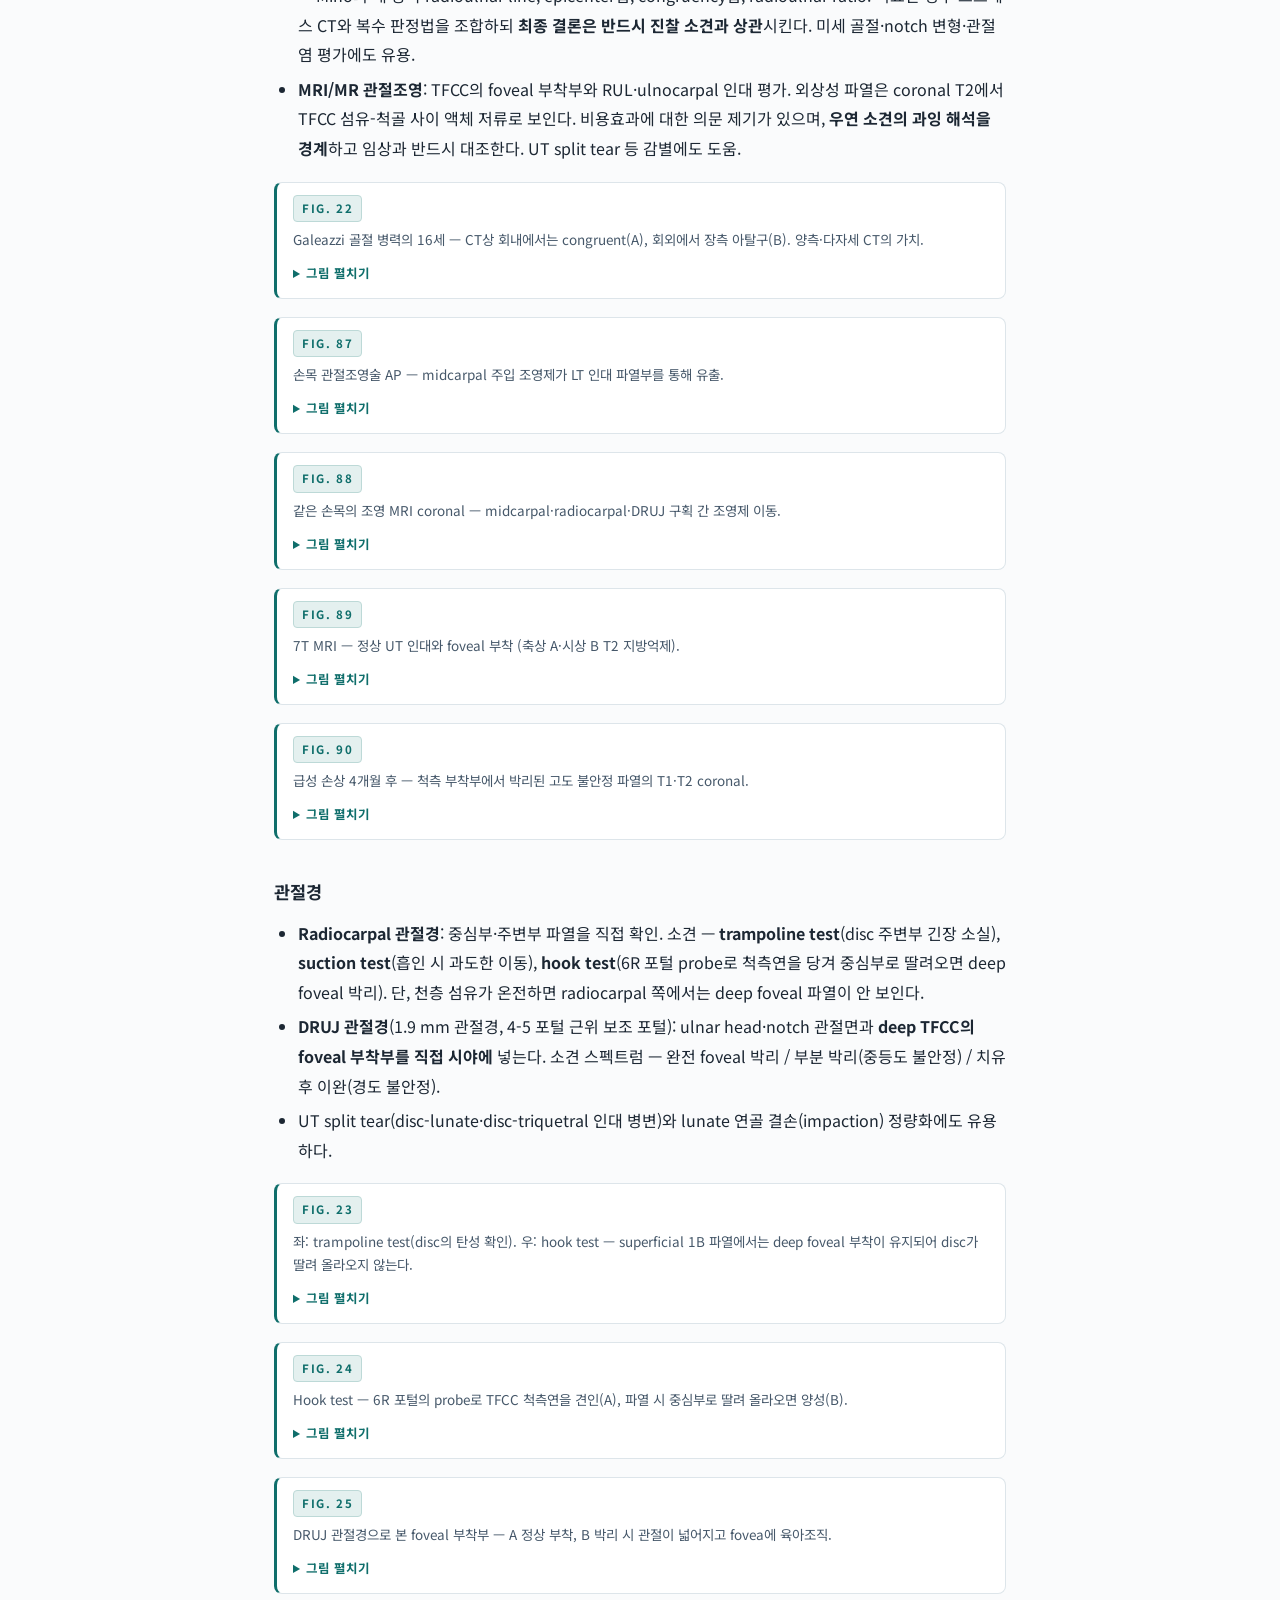
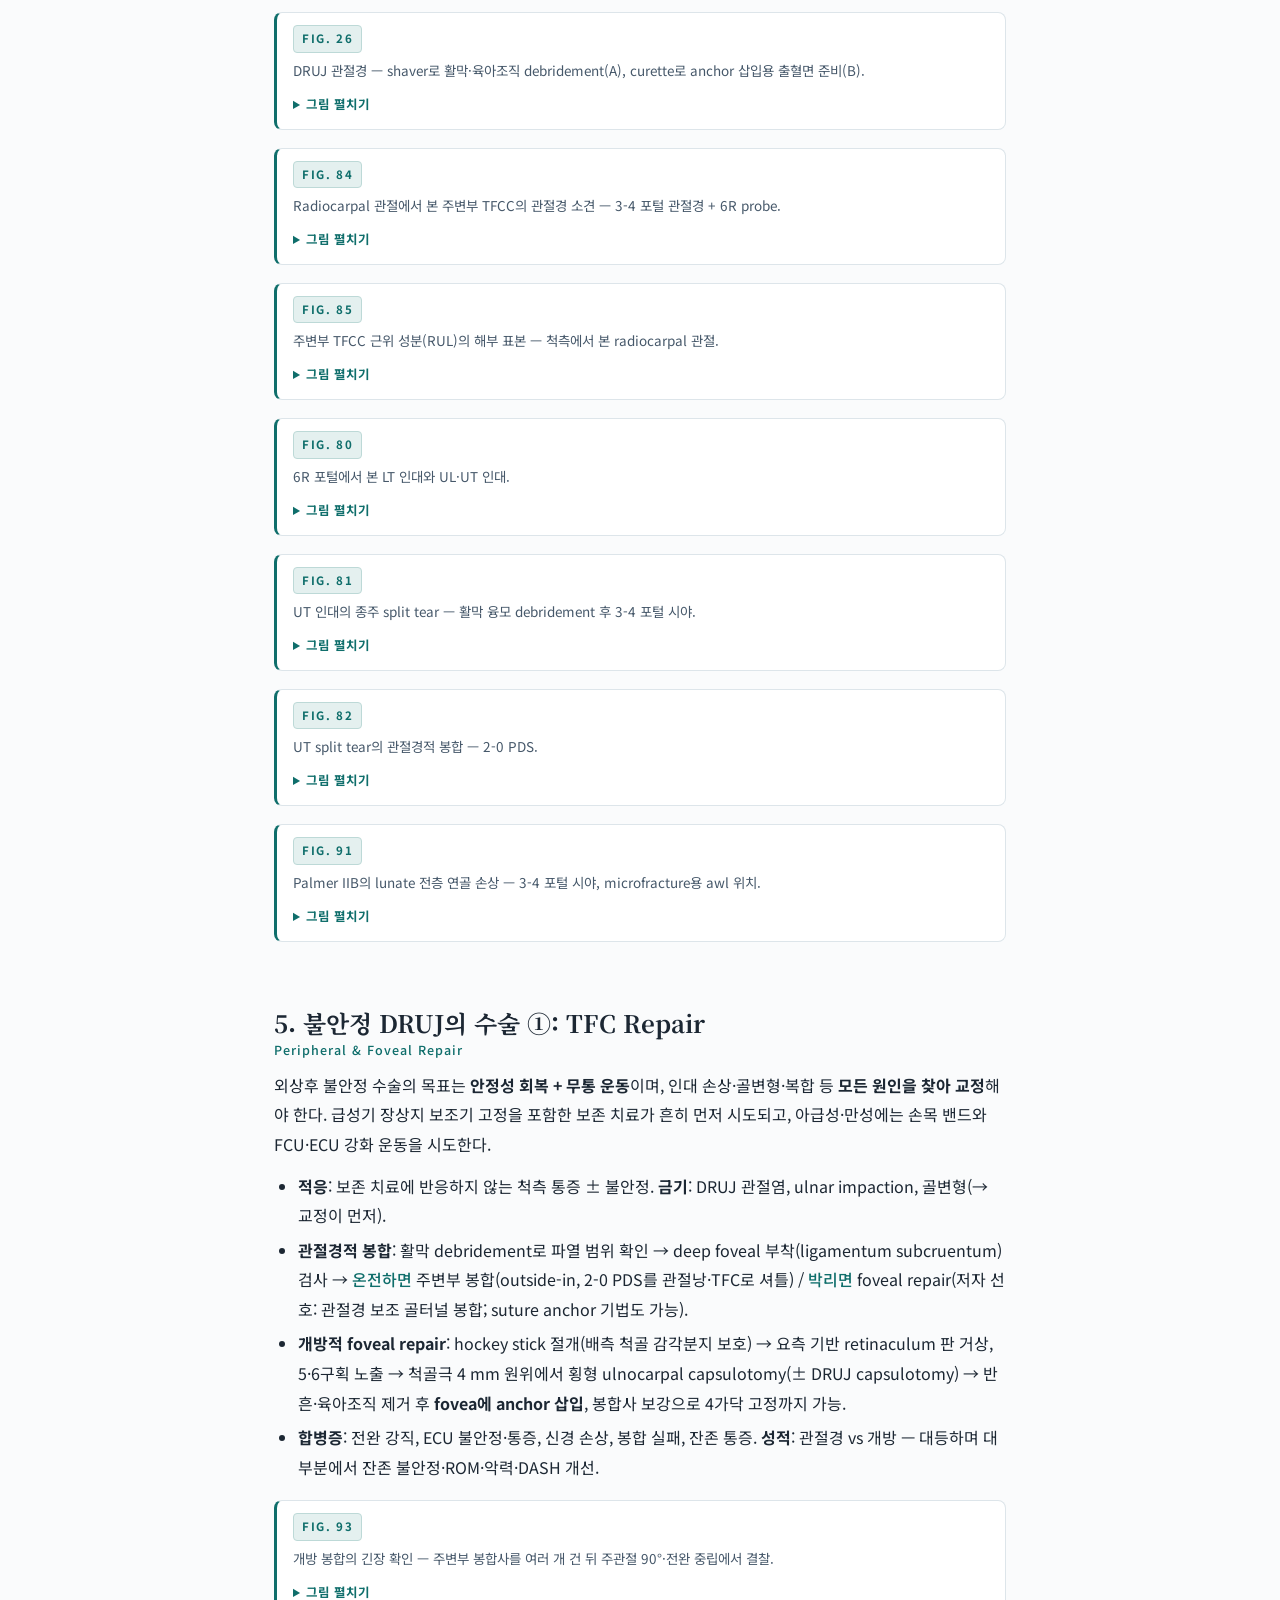
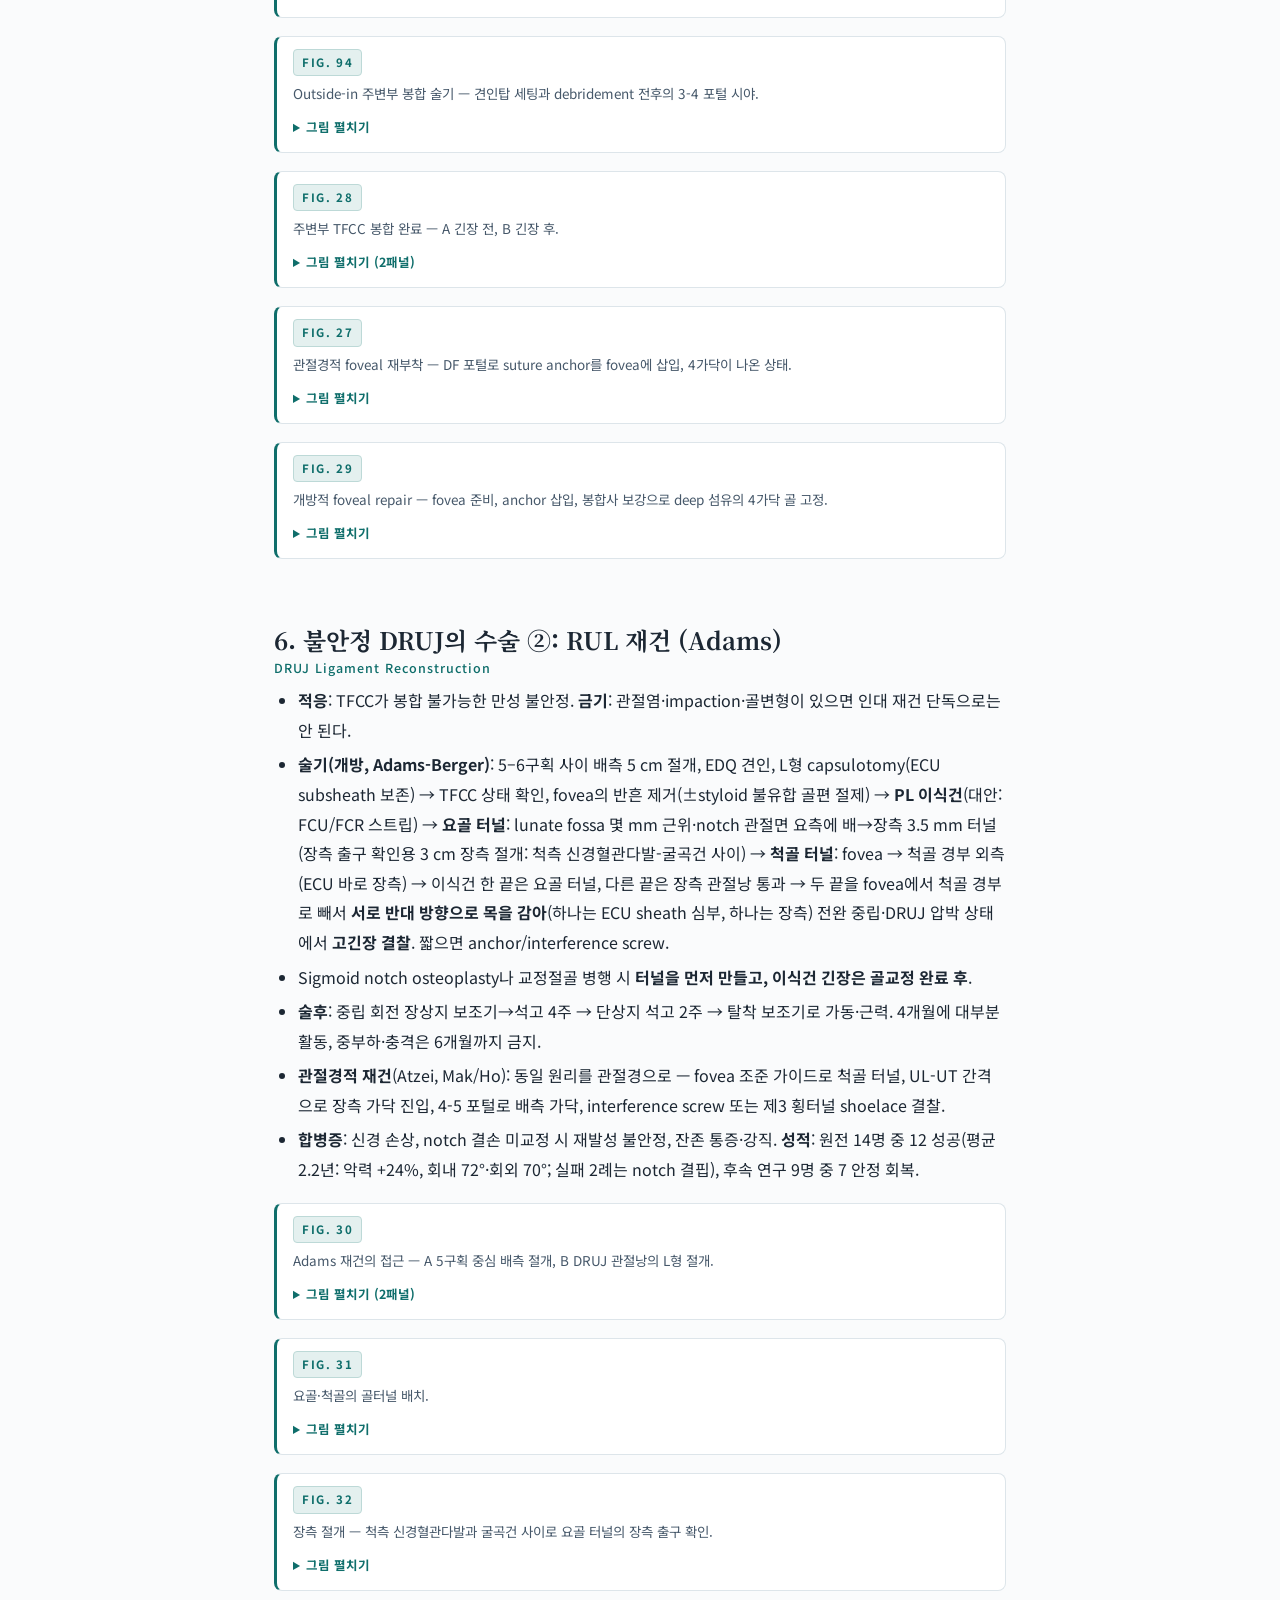
<file: druj_injury_reconstruction_note.html>
<!doctype html>
<html lang="ko">
<meta charset="utf-8">
<meta name="viewport" content="width=device-width,initial-scale=1">
<meta name="robots" content="noindex">
<title>DRUJ 손상재건 노트</title>
<link rel="stylesheet" href="https://fonts.googleapis.com/css2?family=Noto+Serif+KR:wght@600;700&family=Noto+Sans+KR:wght@400;500;700&display=swap">
<style>
:root{
  --ink:#1C2733; --ink-soft:#46586A; --ink-faint:#7A8A99;
  --ground:#FAFBFC; --panel:#FFFFFF; --line:#DDE5EA;
  --accent:#0F6E6B; --accent-soft:#E4F0EF; --accent-line:#BDD9D7;
  --pearl-bg:#FBF6E9; --pearl-line:#E4D6AC; --pearl-ink:#6B5410;
  --th-bg:#EEF4F3; --code-bg:#F1F4F6;
}
:root:not([data-theme="light"]){}
@media (prefers-color-scheme: dark){
  :root:not([data-theme="light"]){
    --ink:#E3EAEF; --ink-soft:#AEBECB; --ink-faint:#7E8FA0;
    --ground:#141A20; --panel:#1B232B; --line:#2C3843;
    --accent:#5FBDB8; --accent-soft:#1C2E2D; --accent-line:#2E4C4A;
    --pearl-bg:#272215; --pearl-line:#4A3F1E; --pearl-ink:#D9C273;
    --th-bg:#202A31; --code-bg:#222C34;
  }
}
:root[data-theme="dark"]{
  --ink:#E3EAEF; --ink-soft:#AEBECB; --ink-faint:#7E8FA0;
  --ground:#141A20; --panel:#1B232B; --line:#2C3843;
  --accent:#5FBDB8; --accent-soft:#1C2E2D; --accent-line:#2E4C4A;
  --pearl-bg:#272215; --pearl-line:#4A3F1E; --pearl-ink:#D9C273;
  --th-bg:#202A31; --code-bg:#222C34;
}
*{box-sizing:border-box}
body{background:var(--ground); color:var(--ink); font:16px/1.85 "Noto Sans KR",-apple-system,"Apple SD Gothic Neo",sans-serif; margin:0; -webkit-font-smoothing:antialiased}
.wrap{max-width:780px; margin:0 auto; padding:48px 24px 96px}
header.hero{border-bottom:2px solid var(--accent); padding-bottom:28px; margin-bottom:36px}
.eyebrow{font-size:12px; font-weight:700; letter-spacing:.18em; text-transform:uppercase; color:var(--accent); margin:0 0 10px}
h1{font-family:"Noto Serif KR",serif; font-size:34px; line-height:1.35; margin:0 0 12px; text-wrap:balance}
.sub{color:var(--ink-soft); font-size:15px; margin:0}
.sub a{color:var(--accent)}
.notice{font-size:13px; color:var(--ink-faint); margin-top:14px; padding:10px 14px; background:var(--panel); border:1px solid var(--line); border-radius:6px}
nav.toc{background:var(--panel); border:1px solid var(--line); border-radius:8px; padding:20px 24px; margin-bottom:44px}
nav.toc .toc-title{font-size:12px; font-weight:700; letter-spacing:.16em; color:var(--ink-faint); text-transform:uppercase; margin:0 0 10px}
nav.toc ol{margin:0; padding-left:22px; column-count:2; column-gap:32px; font-size:14px}
nav.toc li{margin:3px 0; break-inside:avoid}
nav.toc a{color:var(--ink-soft); text-decoration:none}
nav.toc a:hover, nav.toc a:focus{color:var(--accent); text-decoration:underline}
h2{font-family:"Noto Serif KR",serif; font-size:24px; line-height:1.4; margin:64px 0 6px; text-wrap:balance; scroll-margin-top:24px}
h2 .en{display:block; font-family:"Noto Sans KR",sans-serif; font-size:12.5px; font-weight:500; letter-spacing:.08em; color:var(--accent); margin-top:2px}
h3{font-size:17.5px; font-weight:700; margin:36px 0 4px; color:var(--ink)}
h3 .en{font-weight:500; font-size:13px; color:var(--ink-faint); margin-left:6px}
h4{font-size:15.5px; font-weight:700; margin:26px 0 2px}
p{margin:12px 0}
ul,ol{margin:10px 0; padding-left:24px}
li{margin:5px 0}
strong{font-weight:700}
em{font-style:normal; color:var(--accent); font-weight:500}
.term{color:var(--accent); font-weight:500}
.pearl{background:var(--pearl-bg); border:1px solid var(--pearl-line); border-radius:8px; padding:14px 18px; margin:20px 0; font-size:14.5px}
.pearl .label{display:block; font-size:11.5px; font-weight:700; letter-spacing:.16em; text-transform:uppercase; color:var(--pearl-ink); margin-bottom:6px}
.keybox{background:var(--accent-soft); border:1px solid var(--accent-line); border-radius:8px; padding:16px 20px; margin:22px 0}
.keybox .label{display:block; font-size:11.5px; font-weight:700; letter-spacing:.16em; text-transform:uppercase; color:var(--accent); margin-bottom:8px}
.keybox ul{margin:0; padding-left:20px}
.tbl-wrap{overflow-x:auto; margin:20px 0; border:1px solid var(--line); border-radius:8px}
table{border-collapse:collapse; width:100%; font-size:14px; background:var(--panel)}
caption{caption-side:top; text-align:left; font-weight:700; font-size:14px; padding:12px 14px 10px; background:var(--panel); border-bottom:2px solid var(--accent)}
caption .cap-en{font-weight:500; color:var(--ink-faint); font-size:12.5px}
th{background:var(--th-bg); text-align:left; font-weight:700; padding:9px 14px; border-bottom:1px solid var(--line); white-space:nowrap}
td{padding:9px 14px; border-bottom:1px solid var(--line); vertical-align:top}
tr:last-child td{border-bottom:none}
td.num, th.num{font-variant-numeric:tabular-nums; white-space:nowrap}
.figref{font-size:12.5px; color:var(--ink-faint)}
.fig{background:var(--panel); border:1px solid var(--line); border-left:3px solid var(--accent); border-radius:8px; padding:12px 16px 10px; margin:18px 0; font-size:13.5px; color:var(--ink-soft)}
.fig-head{display:flex; align-items:center; gap:10px; flex-wrap:wrap; margin-bottom:6px}
.fig-no{font-size:11.5px; font-weight:700; letter-spacing:.14em; text-transform:uppercase; color:var(--accent); background:var(--accent-soft); border:1px solid var(--accent-line); border-radius:4px; padding:2px 8px; white-space:nowrap}
.fig-links{display:flex; gap:6px; flex-wrap:wrap}
.fig-links a{display:inline-block; min-width:26px; text-align:center; font-size:12px; font-weight:700; color:var(--accent); background:var(--ground); border:1px solid var(--line); border-radius:4px; padding:2px 7px; text-decoration:none}
.fig-links a:hover, .fig-links a:focus{border-color:var(--accent); background:var(--accent-soft)}
.fig p{margin:2px 0 4px; line-height:1.7}
.divider{border:none; border-top:1px solid var(--line); margin:56px 0}
.step{border-left:3px solid var(--accent-line); padding:2px 0 2px 18px; margin:18px 0}
.step h4{margin-top:0}
footer{margin-top:72px; padding-top:20px; border-top:1px solid var(--line); font-size:13px; color:var(--ink-faint)}
@media (max-width:640px){ nav.toc ol{column-count:1} h1{font-size:27px} h2{font-size:21px} }
@media (prefers-reduced-motion: no-preference){ html{scroll-behavior:smooth} }

.fig-toggle{margin-top:6px}
.fig-toggle summary{cursor:pointer; font-size:12.5px; font-weight:700; color:var(--accent); padding:4px 0; user-select:none}
.fig-toggle summary:hover{text-decoration:underline}
.fig-imgs{display:flex; flex-wrap:wrap; gap:12px; padding:10px 0 4px; align-items:flex-start}
.fig-imgs figure{margin:0; text-align:center}
.fig-imgs img{max-width:280px; height:auto; border:1px solid var(--line); border-radius:6px; background:#fff; display:block}
.fig-imgs figcaption{font-size:11.5px; font-weight:700; color:var(--ink-faint); margin-top:4px; letter-spacing:.08em}
</style>
<div class="wrap">

<header class="hero">
  <p class="eyebrow">Handthology · Hand and Wrist: Bone and Joint</p>
  <h1>DRUJ 손상과 재건</h1>
  <p class="sub">ASSH Handthology 챕터 <a href="https://handthology.assh.org/chapters/hand-and-wrist-bone-and-joint/druj-injury-and-reconstruction" target="_blank" rel="noopener">“DRUJ Injury and Reconstruction”</a>을 정형외과 전문의 수준으로 재구성한 한글 학습 노트</p>
  <p class="notice">원문의 문장을 그대로 옮긴 번역본이 아니라, 챕터의 구조와 내용을 따라가며 요약·재구성한 정리본입니다. 그림(Fig. 1–96)은 각 인용 위치의 figure 카드에서 "그림 펼치기"로 그 자리에서 열립니다 — 이미지는 파일에 저장된 것이 아니라 ASSH 서버에서 직접 불러오므로(원본 참조) 인터넷 연결 상태에서만 표시됩니다. 세부 수치·문헌 번호는 원문에서 확인하세요.</p>
</header>

<nav class="toc" aria-label="목차">
  <p class="toc-title">목차</p>
  <ol>
    <li><a href="#anatomy">해부학과 생체역학</a></li>
    <li><a href="#injury">손상의 유형과 초기 치료</a></li>
    <li><a href="#exam">신체검진</a></li>
    <li><a href="#imaging">영상과 관절경</a></li>
    <li><a href="#repair">불안정 ①: TFC repair</a></li>
    <li><a href="#recon">불안정 ②: RUL reconstruction (Adams)</a></li>
    <li><a href="#resection">관절염 수술 개관: 절제 술식</a></li>
    <li><a href="#darrach">Darrach와 modified Darrach</a></li>
    <li><a href="#bowers">Hemiresection Interposition (Bowers)</a></li>
    <li><a href="#matched">Matched Distal Ulnar Resection</a></li>
    <li><a href="#sk">Sauvé-Kapandji</a></li>
    <li><a href="#failed">실패한 원위 척골 절제의 관리</a></li>
    <li><a href="#uhr">임플란트 ①: Ulnar Head Replacement</a></li>
    <li><a href="#total">임플란트 ②: Total DRUJ Replacement</a></li>
  </ol>
</nav>

<div class="keybox">
  <span class="label">Key Points</span>
  <ul>
    <li>DRUJ 손상은 <strong>불안정성과 관절염</strong>으로 이어져 통증과 장애를 만든다.</li>
    <li>DRUJ·TFCC 해부학의 정밀한 이해가 진단과 치료의 출발점이다.</li>
    <li>성공적 치료의 전제는 병리의 <strong>모든 원인(연부조직·골변형·복합)을 빠짐없이 찾아 교정</strong>하는 것.</li>
    <li>불안정·관절염에 대한 다양한 술식이 개발되어 있으나, <strong>어느 하나가 명백히 우월하다는 근거는 없다.</strong></li>
    <li>적절한 환자 선택과 술기·함정에 대한 세심한 주의가 있으면 good-to-excellent 결과를 얻을 수 있다.</li>
    <li>임플란트 관절성형술은 유효한 선택지지만 <strong>장기 성적이 부족하므로 신중히</strong> 적용한다.</li>
  </ul>
</div>

<h2 id="anatomy">1. 해부학과 생체역학<span class="en">Anatomy and Biomechanics</span></h2>
<p>DRUJ는 <strong>diarthrodial, trochoid(차축) 관절이면서 골성 구속이 거의 없는 내재적 불안정 관절</strong>이다. 골성 요소와 인대성 요소가 함께 안정성을 만들며, 이 구조를 정확히 이해하는 것이 모든 평가·치료 판단의 전제다.</p>
<div class="fig">
  <div class="fig-head"><span class="fig-no">Fig. 1</span></div>
  <p>TFCC 전체 구조. A 원위 요골과 TFCC의 분리 모식도. B 관상면 — deep 섬유(ligamentum subcruentum)는 fovea로, superficial 섬유는 ulnar styloid로 부착.</p>
  <details class="fig-toggle"><summary>그림 펼치기</summary><div class="fig-imgs"><figure><img src="https://imagedelivery.net/blMWfsmr_4sXzJSy32i8Fg/acc5ea96-cf22-4c04-36e2-7bdcf8097200/gamma=0" alt="Fig 1 " loading="lazy"></figure></div></details>
</div>
<div class="fig">
  <div class="fig-head"><span class="fig-no">Fig. 2</span></div>
  <p>DRUJ의 주 안정자인 TFC — superficial RUL(초록)과 deep ligamentum subcruentum(파랑). 섬유 주행 방향 때문에 deep 성분이 요골-수근골 단위의 과병진에 대한 더 중요한 견제 역할을 한다.</p>
  <details class="fig-toggle"><summary>그림 펼치기</summary><div class="fig-imgs"><figure><img src="https://imagedelivery.net/blMWfsmr_4sXzJSy32i8Fg/34d1f38c-a601-42fe-3641-c456a8302100/gamma=0" alt="Fig 2 " loading="lazy"></figure></div></details>
</div>
<div class="fig">
  <div class="fig-head"><span class="fig-no">Fig. 3</span></div>
  <p>주변부 TFCC의 3차원 배열 — RUL의 근위 섬유는 fovea로 내려가고 원위 섬유는 styloid를 감싸 깔때기형 prestyloid recess를 만든다.</p>
  <details class="fig-toggle"><summary>그림 펼치기</summary><div class="fig-imgs"><figure><img src="https://imagedelivery.net/blMWfsmr_4sXzJSy32i8Fg/d131a1d2-0570-4f07-328b-0a6b25ef9200/gamma=0" alt="Fig 3 " loading="lazy"></figure></div></details>
</div>
<div class="fig">
  <div class="fig-head"><span class="fig-no">Fig. 4</span></div>
  <p>DRUJ 안정 구조의 총괄 모식도.</p>
  <details class="fig-toggle"><summary>그림 펼치기</summary><div class="fig-imgs"><figure><img src="https://imagedelivery.net/blMWfsmr_4sXzJSy32i8Fg/bf0ac7e2-94d6-4df3-4d70-9e935cf13000/gamma=0" alt="Fig 4 " loading="lazy"></figure></div></details>
</div>
<div class="fig">
  <div class="fig-head"><span class="fig-no">Fig. 5</span></div>
  <p>TFCC 구성 요소 모식도.</p>
  <details class="fig-toggle"><summary>그림 펼치기</summary><div class="fig-imgs"><figure><img src="https://imagedelivery.net/blMWfsmr_4sXzJSy32i8Fg/90cecbc2-f133-42e2-024e-9152e86d1000/gamma=0" alt="Fig 5 " loading="lazy"></figure></div></details>
</div>

<h3>골성 해부</h3>
<ul>
  <li><strong>Ulnar head의 seat</strong>(볼록, 곡률 반경 10 mm)와 <strong>sigmoid notch</strong>(오목, 곡률 반경 15 mm)가 관절을 이룬다. 곡률이 서로 맞지 않아(non-concentric) 관절면 접촉만으로는 부분적 안정성밖에 제공하지 못하고, 회전 끝 범위에서 내재적으로 불안정하다.</li>
  <li><strong>Ulnar fovea</strong>: styloid 기저부의 연골 없는 함몰부로, 전완 회전축의 중심이자 radioulnar ligament(RUL)의 부착부다.</li>
  <li>관상면상 관절면 경사(Tolat): 평행(I형 55%) · 사면(II형 33%) · 역사면(III형 12%). 축상면상 notch 형태: flat face 42% · C형 30% · S형 14% · ski slope 12%. 평평한 notch 변이나 rim 골절은 불안정의 위험 요인이다. 다만 연골 두께가 골성 경사를 보상하는 경우가 많아 방사선상 경사의 임상적 의미는 제한적일 수 있다.</li>
  <li>배측 rim은 예각이고, 장측 rim에는 골연골성 융기가 있어 추가 안정성을 준다.</li>
</ul>
<div class="fig">
  <div class="fig-head"><span class="fig-no">Fig. 73</span></div>
  <p>Ulnar seat와 sigmoid fossa의 곡률 반경 불일치 — 회전 끝 범위에서 관절면 자체가 내재적으로 불안정한 이유.</p>
  <details class="fig-toggle"><summary>그림 펼치기</summary><div class="fig-imgs"><figure><img src="https://imagedelivery.net/blMWfsmr_4sXzJSy32i8Fg/23e145a1-510e-4c23-5d3a-696528cb4e00/gamma=0" alt="Fig 73 " loading="lazy"></figure></div></details>
</div>
<div class="fig">
  <div class="fig-head"><span class="fig-no">Fig. 6</span></div>
  <p>Tolat이 기술한 sigmoid notch의 4가지 형태 변이.</p>
  <details class="fig-toggle"><summary>그림 펼치기</summary><div class="fig-imgs"><figure><img src="https://imagedelivery.net/blMWfsmr_4sXzJSy32i8Fg/4a0ce57c-366f-4ae4-452a-073d7f6ae100/gamma=0" alt="Fig 6 " loading="lazy"></figure></div></details>
</div>

<h3>TFCC — 핵심 연부조직 안정자</h3>
<ul>
  <li>구성: <strong>중심 articular disc</strong>, meniscus homologue, <strong>dorsal·volar radioulnar ligament(RUL)</strong>, ulnar collateral ligament, ulnolunate·ulnotriquetral(UL·UT) 인대의 기시부, <strong>ECU subsheath</strong>.</li>
  <li>혈행: 주변부(척측)는 anterior interosseous artery의 배·장측 분지와 척골동맥 분지로 풍부하게 혈행되지만 <strong>중심부는 무혈관</strong> — 봉합 치유 가능성이 부위에 따라 다른 이유다.</li>
  <li><strong>안정성의 주역은 RUL</strong>이다. 각 인대는 <em>superficial 성분(ulnar styloid 부착)</em>과 <em>deep 성분(ligamentum subcruentum — fovea 부착)</em>으로 나뉜다. In vivo 연구 기준으로 <strong>회내 시 dorsal superficial + volar deep</strong>, <strong>회외 시 volar superficial + dorsal deep</strong>이 긴장되어 안정성을 유지한다. 한 위치에서 하나의 RUL이 주 견제, 다른 하나가 이차 견제로 작동하므로 <strong>심한 단방향 불안정이 생기려면 두 인대가 모두 손상</strong>되어야 한다.</li>
  <li>중심 disc는 압박 하중을 받지만 안정성 기여는 미미하다. UL·UT 인대는 DRUJ·ulnocarpal 안정성 모두에 관여하고, ECU sheath는 배측 관절낭을 보강하는 간접 안정자다. 외재성 안정자(ECU 건, pronator quadratus, 골간막 원위부, DRUJ 관절낭)의 기여는 상대적으로 작다. <strong>심한 불안정 = 여러 구조의 동반 파괴</strong>라는 것이 일반적 합의다.</li>
</ul>
<div class="fig">
  <div class="fig-head"><span class="fig-no">Fig. 74</span></div>
  <p>해부 표본 — A radiocarpal 관절 근위면에서 본 TFC·RUL·ECU, B 관상 절단면에서 본 TFC와 주변 구조.</p>
  <details class="fig-toggle"><summary>그림 펼치기</summary><div class="fig-imgs"><figure><img src="https://imagedelivery.net/blMWfsmr_4sXzJSy32i8Fg/d7e41dbf-9a4f-4dbf-ad64-fdddd8e37800/gamma=0" alt="Fig 74 " loading="lazy"></figure></div></details>
</div>
<div class="fig">
  <div class="fig-head"><span class="fig-no">Fig. 75</span></div>
  <p>TFCC 단면 — ligamentum subcruentum, meniscus homologue, prestyloid recess와 styloid의 관계.</p>
  <details class="fig-toggle"><summary>그림 펼치기</summary><div class="fig-imgs"><figure><img src="https://imagedelivery.net/blMWfsmr_4sXzJSy32i8Fg/3158044e-99d8-4746-cc6e-8a2ef470fb00/gamma=0" alt="Fig 75 " loading="lazy"></figure></div></details>
</div>
<div class="fig">
  <div class="fig-head"><span class="fig-no">Fig. 76</span></div>
  <p>TFCC 혈행 — A 관상 절단의 주변부 혈행대, B Spalteholz 기법: 중심부는 무혈관.</p>
  <details class="fig-toggle"><summary>그림 펼치기</summary><div class="fig-imgs"><figure><img src="https://imagedelivery.net/blMWfsmr_4sXzJSy32i8Fg/2892c1c6-e5f6-4489-2615-4a1552543500/gamma=0" alt="Fig 76 " loading="lazy"></figure></div></details>
</div>
<div class="fig">
  <div class="fig-head"><span class="fig-no">Fig. 77</span></div>
  <p>Superficial RUL(초록)은 styloid로, deep ligamentum subcruentum(파랑)은 fovea로 부착.</p>
  <details class="fig-toggle"><summary>그림 펼치기</summary><div class="fig-imgs"><figure><img src="https://imagedelivery.net/blMWfsmr_4sXzJSy32i8Fg/108c452a-5a73-4f90-e54a-d11b79eec200/gamma=0" alt="Fig 77 " loading="lazy"></figure></div></details>
</div>
<div class="fig">
  <div class="fig-head"><span class="fig-no">Fig. 78</span></div>
  <p>UL·UT 인대는 volar RUL에서 기시해 lunate·triquetrum의 장측연으로 부착 — 이름과 달리 척골에서 직접 기시하지 않는다.</p>
  <details class="fig-toggle"><summary>그림 펼치기</summary><div class="fig-imgs"><figure><img src="https://imagedelivery.net/blMWfsmr_4sXzJSy32i8Fg/3f59eecc-675e-4bdb-01fc-670eb8507c00/gamma=0" alt="Fig 78 " loading="lazy"></figure></div></details>
</div>
<div class="fig">
  <div class="fig-head"><span class="fig-no">Fig. 79</span></div>
  <p>TFCC 구성 총괄 — superficial·deep TFC, disc-carpal 인대, ECU subsheath, meniscal homologue.</p>
  <details class="fig-toggle"><summary>그림 펼치기</summary><div class="fig-imgs"><figure><img src="https://imagedelivery.net/blMWfsmr_4sXzJSy32i8Fg/46b7cd37-07a3-4195-7bd6-f23fc0301d00/gamma=0" alt="Fig 79 " loading="lazy"></figure></div></details>
</div>
<div class="fig">
  <div class="fig-head"><span class="fig-no">Fig. 7</span></div>
  <p>회전 위치에 따른 dorsal·palmar RUL의 길이 변화 실험 그래프.</p>
  <details class="fig-toggle"><summary>그림 펼치기</summary><div class="fig-imgs"><figure><img src="https://imagedelivery.net/blMWfsmr_4sXzJSy32i8Fg/0deea9da-49df-433b-b9de-e74b2e285000/gamma=0" alt="Fig 7 " loading="lazy"></figure></div></details>
</div>
<div class="fig">
  <div class="fig-head"><span class="fig-no">Fig. 8</span></div>
  <p>회내·중립·회외 각 위치에서 RUL 각 성분의 긴장 상태 (in vivo).</p>
  <details class="fig-toggle"><summary>그림 펼치기</summary><div class="fig-imgs"><figure><img src="https://imagedelivery.net/blMWfsmr_4sXzJSy32i8Fg/0ad93f9f-01de-4973-ce27-cf9a2eccfd00/gamma=0" alt="Fig 8 " loading="lazy"></figure></div></details>
</div>
<div class="fig">
  <div class="fig-head"><span class="fig-no">Fig. 9</span></div>
  <p>A 완전 회외에서는 dorsal deep 섬유(파랑)가, B 완전 회내에서는 palmar deep 섬유가 주된 견제 — superficial 섬유(초록)도 긴장되지만 효과가 덜하다.</p>
  <details class="fig-toggle"><summary>그림 펼치기 (2패널)</summary><div class="fig-imgs"><figure><img src="https://imagedelivery.net/blMWfsmr_4sXzJSy32i8Fg/2f17424a-ec56-436a-e065-0a831a7e8a00/gamma=0" alt="Fig 9 A" loading="lazy"><figcaption>A</figcaption></figure><figure><img src="https://imagedelivery.net/blMWfsmr_4sXzJSy32i8Fg/46e3bb78-95f1-4ecf-718a-fbf2c236b000/gamma=0" alt="Fig 9 B" loading="lazy"><figcaption>B</figcaption></figure></div></details>
</div>

<h3>운동학과 하중 전달</h3>
<ul>
  <li>전완 회전축은 ulnar head 중심 부근을 지나고 회전 arc는 평균 150–170°다. 길이가 고정된 척골 주위를 요골이 도는데, 이때 순수 회전이 아니라 <strong>회전+병진의 복합 운동</strong>이다: ulnar head는 회내에서 배측·원위, 회외에서 장측·근위로 활주한다.</li>
  <li>관절 접촉면은 중립에서 최대(관절면의 약 60%)이고 회전 극단에서는 10% 미만(약 2 mm)까지 감소한다.</li>
  <li>축성 하중의 대부분은 요골이 받고, 척골 전달분은 연구·ulnar variance에 따라 <strong>3–34%</strong>. RUL이 파괴되면 DRUJ를 지나는 하중이 증가하며, 재건하면 정상 전달 패턴이 회복된다. <strong>Ulnar head를 절제하면 척골의 하중 전달이 사라지고 인접 관절·근육의 부하가 변한다</strong> — 절제 술식의 근본적 한계다.</li>
</ul>
<div class="fig">
  <div class="fig-head"><span class="fig-no">Fig. 95</span></div>
  <p>회내(A)·중립(B)·회외(C)의 DRUJ 접촉면 — 중립에서 최대, 양 극단에서 최소.</p>
  <details class="fig-toggle"><summary>그림 펼치기</summary><div class="fig-imgs"><figure><img src="https://imagedelivery.net/blMWfsmr_4sXzJSy32i8Fg/e71ce1ee-3770-4936-c8a0-6e789b69b800/gamma=0" alt="Fig 95 " loading="lazy"></figure></div></details>
</div>
<div class="fig">
  <div class="fig-head"><span class="fig-no">Fig. 96</span></div>
  <p>Ulnar head 절제 후 strain gauge — 척골을 통한 하중 전달이 소실되어 정상 힘 곡선이 사라진다.</p>
  <details class="fig-toggle"><summary>그림 펼치기</summary><div class="fig-imgs"><figure><img src="https://imagedelivery.net/blMWfsmr_4sXzJSy32i8Fg/348a9c07-b2a4-4d8a-ec75-c82865f58400/gamma=0" alt="Fig 96 " loading="lazy"></figure></div></details>
</div>


<h2 id="injury">2. 손상의 유형과 초기 치료<span class="en">DRUJ Injury Evaluation and Management</span></h2>
<h3>고립성 탈구 (드묾)</h3>
<ul>
  <li><strong>배측 탈구</strong>(대부분): 과회내 + 손목 신전 기전. 정복 후 <strong>회외에서 안정</strong>.</li>
  <li><strong>장측 탈구</strong>: 과회외 또는 전완 척측 직접 타격. 정복 후 <strong>회내에서 안정</strong>.</li>
  <li>급성 고립 탈구는 대개 쉽게 도수 정복된다. 정복 후 전 가동범위에서 안정성을 검사하고 최적 위치로 <strong>above-elbow 보조기/석고 4–6주</strong>. 정복이 안 되면 연부조직 개재(배측 탈구에서는 흔히 ECU, 때로 EDQ·EDC; 그 외 notch 골편·관절낭)를 의심하고 개방 정복한다.</li>
</ul>
<h3>골절 동반 손상 (대부분)</h3>
<ul>
  <li><strong>원위 요골 골절</strong>이 가장 흔한 원인. 골절의 해부학적 정복·고정 후 반드시 DRUJ 안정성을 확인한다. 연부 안정자가 온전하고 관절 정합이 좋으면 대개 안정적이다.</li>
  <li><strong>척골 경상돌기 골절</strong>: 원위 요골 골절의 60%에서 동반. 존재 여부·위치·골성/섬유성 유합 여부는 최종 결과에 영향이 없다는 것이 중론이다. 다만 <strong>tip 골절은 양성</strong>(TFCC는 더 근위에 부착)인 반면, <strong>base 골절 + 2 mm 이상 전위·fovea 침범·TFCC 동반 손상</strong>은 불안정을 만들 수 있다.</li>
  <li><strong>Galeazzi 골절</strong>: 요골 원위 1/3 간부 골절 + DRUJ 탈구. 초기 평가에서 DRUJ 손상이 과소평가되기 쉬우므로 요골 고정 후 반드시 안정성 검사. 관절면에서 <strong>7.5 cm 이내 골절은 55%</strong>, 그보다 근위는 6%에서 불안정 발생. (최근 사체 연구는 골절 위치보다 연부조직 손상 자체가 불안정을 결정한다고 본다.) 불안정 시 골절부 신연으로 요골을 상대적으로 길게 만들어 DOB 등 안정 구조에 긴장을 거는 방법이 기술되어 있다.</li>
  <li><strong>Essex-Lopresti 손상</strong>: radial head 골절 + 골간막 파열 + DRUJ 파괴. 급성기엔 손목 통증이 미미해 놓치기 쉽다 — <strong>전위된 radial head 골절에서는 항상 의심</strong>. 양측 손목 2면 촬영에서 요골 근위 이동 1.9 mm 이상이면 의심하고, MRI로 골간막·TFCC를 확인한다. 방치되면 요골 근위 이동, ulnocarpal abutment, 회전 제한이 온다.</li>
</ul>
<div class="fig">
  <div class="fig-head"><span class="fig-no">Fig. 10</span></div>
  <p>골간막(IOM)의 구조 — central band·accessory band와 원위 막성부의 DOB(distal oblique bundle), 배측 표본 사진.</p>
  <details class="fig-toggle"><summary>그림 펼치기 (2패널)</summary><div class="fig-imgs"><figure><img src="https://imagedelivery.net/blMWfsmr_4sXzJSy32i8Fg/ae960c46-b3ae-4e5e-f85e-26c6974c3c00/gamma=0" alt="Fig 10 A" loading="lazy"><figcaption>A</figcaption></figure><figure><img src="https://imagedelivery.net/blMWfsmr_4sXzJSy32i8Fg/0ba4016a-cfa3-4c51-b2c1-d952f93fd000/gamma=0" alt="Fig 10 B" loading="lazy"><figcaption>B</figcaption></figure></div></details>
</div>

<h3>외상성 TFCC 손상 — Palmer 분류</h3>
<div class="tbl-wrap">
<table>
<caption>Table 1. Palmer 분류 <span class="cap-en">Palmer Classification of TFCC Lesions</span></caption>
<thead><tr><th>Class</th><th class="num">아형</th><th>병변</th><th>임상적 의미</th></tr></thead>
<tbody>
<tr><td rowspan="4"><strong>1 외상성</strong></td><td class="num">A</td><td>중심부 천공</td><td>무혈관부 — DRUJ 안정성에 영향 없음</td></tr>
<tr><td class="num">B</td><td>척측 박리 (styloid/fovea)</td><td>전층 파열·완전 foveal 박리 시 <strong>불안정 유발</strong></td></tr>
<tr><td class="num">C</td><td>원위 박리 (척측 외재인대)</td><td>단독 또는 1B 동반 — 불안정 흔함</td></tr>
<tr><td class="num">D</td><td>요측 박리 (± notch 골절)</td><td>원위 요골 골절 동반 흔함 — 골절 정복이 적절하면 대개 안정</td></tr>
<tr><td rowspan="5"><strong>2 만성</strong></td><td class="num">A</td><td>TFCC 마모</td><td rowspan="5">Ulnar impaction의 연속 스펙트럼</td></tr>
<tr><td class="num">B</td><td>마모 + lunate/ulnar head 연골연화</td></tr>
<tr><td class="num">C</td><td>천공 + 연골연화</td></tr>
<tr><td class="num">D</td><td>2C + LT 인대 천공</td></tr>
<tr><td class="num">E</td><td>2D + ulnocarpal 관절염</td></tr>
</tbody>
</table>
</div>
<div class="fig">
  <div class="fig-head"><span class="fig-no">Fig. 11</span></div>
  <p>Palmer 1형 외상성 TFC 손상의 위치 분포. 1B에서 superficial 파열과 deep foveal 박리를 구분하지 못하는 것이 이 분류의 한계다.</p>
  <details class="fig-toggle"><summary>그림 펼치기</summary><div class="fig-imgs"><figure><img src="https://imagedelivery.net/blMWfsmr_4sXzJSy32i8Fg/93166b9f-9b2d-47f0-c797-ddd2709ea700/gamma=0" alt="Fig 11 " loading="lazy"></figure></div></details>
</div>

<div class="pearl"><span class="label">임상 포인트</span>Palmer 분류의 한계: <strong>1B에서 "superficial 주변부 파열(아프지만 안정)"과 "deep ligamentum subcruentum의 foveal 박리(아프고 불안정)"를 구분하지 못한다.</strong> 치료 방침을 가르는 것은 이 구분이므로 검진(ballottement)·영상·관절경으로 반드시 가려낸다.</div>
<h3>손상 기전별 핵심 고려사항</h3>
<div class="tbl-wrap">
<table>
<caption>Table 2. 손상 기전별 워크업·치료 요점 <span class="cap-en">Workup & Treatment by TFCC Injury Mechanism (재구성 요약)</span></caption>
<thead><tr><th>기전</th><th>요점</th></tr></thead>
<tbody>
<tr><td><strong>고립성 주변부 TFCC 손상</strong><br>(파지 중 비틀림)</td><td>회전·파지 통증 + <strong>DRUJ 안정성 정상</strong>(ballottement 정상, 단 통증은 유발) + 영상 정상 → 보존 치료(보조기·NSAIDs·주사) 실패 시 주변부 봉합</td></tr>
<tr><td><strong>고립성 foveal 손상</strong><br>(비틀림·낙상)</td><td>같은 증상이지만 <strong>ballottement에서 안정성 이상</strong> — 위와의 감별점. 방사선상 DRUJ 벌어짐, MRI/MR 관절조영상 foveal 박리 → foveal 봉합</td></tr>
<tr><td><strong>장측/배측 탈구</strong></td><td>도수 정복 → 실패 시 개방 정복(개재 조직 제거). 고정(±핀, ±TFCC 봉합). 장측 탈구는 회내에서, 배측 탈구는 회외에서 안정</td></tr>
<tr><td><strong>원위 요골 골절 동반</strong></td><td>골절 정복·고정 먼저 → 반대측과 비교한 술중 ballottement/shuck·squeeze·ulnar traction 검사 → TFCC 손상 시 안정 위치 고정, 봉합 또는 핀 고정</td></tr>
<tr><td><strong>Essex-Lopresti</strong></td><td>주관절·전완 검진과 상하 관절 포함 영상이 필수. TFCC 손상 + radial head/간부 골절 조합이면 골간막 손상을 강력히 의심. Radial head를 정확한 길이로 치환/고정 + DRUJ 고정·TFCC 봉합, 필요시 central band 보강(suture button, pronator strip)·재건까지 고려</td></tr>
</tbody>
</table>
</div>
<h3>원위 요골 부정유합</h3>
<p><strong>만성 증상성 DRUJ 기능장애와 외상후 관절염의 가장 흔한 원인</strong>이다. 배측 각형성 20–30° 초과 + 요골 단축 3–5 mm 초과가 되면 radio-ulnar 관계가 무너지고 TFCC가 뒤틀려 육안적 불안정(ulnar head 돌출, 척측 통증, 회전 제한)이 온다. 반면 <strong>단축 단독</strong>은 척골 하중 증가에 의한 <strong>ulnar impaction 증상</strong>을 주로 만들고 불안정은 드물다. 봉합·재건을 고려한다면 <strong>골변형 교정이 선행 또는 동반</strong>되어야 한다.</p>
<div class="fig">
  <div class="fig-head"><span class="fig-no">Fig. 92</span></div>
  <p>Radial translation ratio — 원위 요골 골절에서 DRUJ gap(B)과 근위 골절부 폭(A)으로 요골 병진을 정량화.</p>
  <details class="fig-toggle"><summary>그림 펼치기</summary><div class="fig-imgs"><figure><img src="https://imagedelivery.net/blMWfsmr_4sXzJSy32i8Fg/5642265b-01d9-4893-799b-ebdd46442200/gamma=0" alt="Fig 92 " loading="lazy"></figure></div></details>
</div>


<h2 id="exam">3. 신체검진<span class="en">Physical Examination</span></h2>
<p>양측 비교가 원칙이다(환자를 마주 앉히고 양측 주관절 90° 굴곡, 손을 천장으로). 시진(부종, ulnar head 배측 돌출, 변형) → 촉진(DRUJ, ulnar head, foveal soft spot, ECU, LT·pisotriquetral 관절) → ROM(감소, 염발음, 회전 시 clunk) → 안정성·유발 검사 순으로 진행한다. 감별해야 할 것: <strong>ulnar impaction, ECU 병변(건염·아탈구), LT 인대 손상, pisotriquetral 관절염</strong>.</p>
<div class="tbl-wrap">
<table>
<caption>Table 3. 척측 손목의 신체검진 <span class="cap-en">Physical Examination of the Ulnar Wrist</span></caption>
<thead><tr><th>검사</th><th>방법</th><th>의미</th></tr></thead>
<tbody>
<tr><td><strong>Ballottement / shuck</strong></td><td>주관절 90° 굴곡·전완 중립에서 요골·수근골을 고정하고 척골을 장·배측으로 병진. 회내·회외에서도 반복해 배·장측 인대를 각각 분리 평가</td><td>척골두가 요골 연을 넘거나, firm endpoint가 없거나, 반대측보다 뚜렷이 크면 불안정</td></tr>
<tr><td><strong>Piano key</strong></td><td>회내로 테이블에 얹으면 불안정 시 척골이 돌출. 손으로 테이블을 누르게 하면 척골이 피아노 건반처럼 내려감</td><td>반대측 대비 병진·돌출 증가 + 통증 = TFCC 손상·증상성 불안정 (이완성 체질 감안해 반드시 양측 비교)</td></tr>
<tr><td><strong>Table-top / press test</strong></td><td>앉은 자세에서 회내된 손으로 짚고 일어나게 함</td><td>척골두 함몰(dimple sign) = 불안정. 통증만 있으면 비탈안정성 TFCC 손상 가능</td></tr>
<tr><td><strong>DRUJ compression</strong></td><td>DRUJ 근위 전완을 잡고 압박하며 회전</td><td>통증·염발음 = DRUJ 관절증 또는 불안정</td></tr>
<tr><td><strong>ECU synergy</strong></td><td>회외위에서 무지·중지의 저항성 외전 — ECU 동시수축 촉지</td><td>ECU 부위 통증 = ECU 건염</td></tr>
<tr><td><strong>ECU instability</strong></td><td>손목 굴곡·척측 편위 상태로 회내↔회외</td><td>아탈구/탈구·통증 확인</td></tr>
<tr><td><strong>Pisotriquetral shear</strong></td><td>손목 경도 굴곡(FCU 이완) 후 pisiform을 눌러 triquetrum에 전단</td><td>통증 = PT 관절증</td></tr>
<tr><td><strong>Kleinman LT shear</strong></td><td>한 손 무지로 lunate 배측 고정, 다른 손으로 pisiform을 밀어 LT 간격에 전단력</td><td>통증 = LT 인대 손상</td></tr>
<tr><td><strong>Foveal sign</strong></td><td>FCU–ECU–triquetrum–ulnar head 사이 soft spot 압박</td><td>통증 = TFCC(UC 인대 포함) 병변 — <strong>TFC 병변에서 가장 흔한 소견</strong></td></tr>
</tbody>
</table>
</div>
<div class="fig">
  <div class="fig-head"><span class="fig-no">Fig. 12</span></div>
  <p>DRUJ ballottement 검사.</p>
  <details class="fig-toggle"><summary>그림 펼치기</summary><div class="fig-imgs"><figure><img src="https://imagedelivery.net/blMWfsmr_4sXzJSy32i8Fg/6838d6c9-9adc-41b1-56ab-fa1ad7a66900/gamma=0" alt="Fig 12 " loading="lazy"></figure></div></details>
</div>
<div class="fig">
  <div class="fig-head"><span class="fig-no">Fig. 13</span></div>
  <p>DRUJ compression 검사 — 전완을 잡고 압박하며 회전, 통증이면 양성.</p>
  <details class="fig-toggle"><summary>그림 펼치기</summary><div class="fig-imgs"><figure><img src="https://imagedelivery.net/blMWfsmr_4sXzJSy32i8Fg/3eb0af4a-ec81-4202-efaf-c669adde0c00/gamma=0" alt="Fig 13 " loading="lazy"></figure></div></details>
</div>
<div class="fig">
  <div class="fig-head"><span class="fig-no">Fig. 14</span></div>
  <p>ECU synergy 검사 — 회외위에서 저항성 무지 외전 시 ECU 동시수축을 촉지, ECU 부위 통증이면 건염.</p>
  <details class="fig-toggle"><summary>그림 펼치기</summary><div class="fig-imgs"><figure><img src="https://imagedelivery.net/blMWfsmr_4sXzJSy32i8Fg/a993c0c8-e280-404c-1448-c2ba4a3eea00/gamma=0" alt="Fig 14 " loading="lazy"></figure></div></details>
</div>
<div class="fig">
  <div class="fig-head"><span class="fig-no">Fig. 15</span></div>
  <p>ECU 불안정 — 손목 굴곡·척측 편위에서 아탈구되는 임상·수술 사진 (TFCC 중심부 debridement + subsheath 봉합 시행 예).</p>
  <details class="fig-toggle"><summary>그림 펼치기</summary><div class="fig-imgs"><figure><img src="https://imagedelivery.net/blMWfsmr_4sXzJSy32i8Fg/7e11262a-afda-4173-e52c-37c252fbc800/gamma=0" alt="Fig 15 " loading="lazy"></figure></div></details>
</div>
<div class="fig">
  <div class="fig-head"><span class="fig-no">Fig. 16</span></div>
  <p>Pisotriquetral 검사 — 손목 경도 굴곡 후 pisiform을 triquetrum에 압박·전단.</p>
  <details class="fig-toggle"><summary>그림 펼치기</summary><div class="fig-imgs"><figure><img src="https://imagedelivery.net/blMWfsmr_4sXzJSy32i8Fg/048da1af-f964-459f-f342-e031fc9d0800/gamma=0" alt="Fig 16 " loading="lazy"></figure></div></details>
</div>
<div class="fig">
  <div class="fig-head"><span class="fig-no">Fig. 17</span></div>
  <p>Kleinman LT shear 검사 — lunate를 배측에서 고정하고 pisiform을 장측에서 밀어 LT 관절에 전단력 집중.</p>
  <details class="fig-toggle"><summary>그림 펼치기</summary><div class="fig-imgs"><figure><img src="https://imagedelivery.net/blMWfsmr_4sXzJSy32i8Fg/553e8d71-0a7c-441c-c2f5-3371b571de00/gamma=0" alt="Fig 17 " loading="lazy"></figure></div></details>
</div>
<div class="fig">
  <div class="fig-head"><span class="fig-no">Fig. 18</span></div>
  <p>Ulnar fovea sign — ECU·FCU·triquetrum·ulnar head 사이 soft spot 압박 시 통증이면 TFCC 병변.</p>
  <details class="fig-toggle"><summary>그림 펼치기</summary><div class="fig-imgs"><figure><img src="https://imagedelivery.net/blMWfsmr_4sXzJSy32i8Fg/bb752c02-993f-45fd-1e2f-b1ec622b8000/gamma=0" alt="Fig 18 " loading="lazy"></figure></div></details>
</div>
<div class="fig">
  <div class="fig-head"><span class="fig-no">Fig. 83</span></div>
  <p>Ulnar fovea sign — soft spot 압박으로 TFCC 병변 선별.</p>
  <details class="fig-toggle"><summary>그림 펼치기</summary><div class="fig-imgs"><figure><img src="https://imagedelivery.net/blMWfsmr_4sXzJSy32i8Fg/0e6c5f7a-f95b-4125-b0b3-d09ff13a9f00/gamma=0" alt="Fig 83 " loading="lazy"></figure></div></details>
</div>

<p>보조 검사: <strong>ulnocarpal stress test</strong>(최대 척측 편위+회내에서 수동 굴신 — impaction·disc 파열), 술중 <strong>squeeze test·ulnar pull test</strong>(투시상 DRUJ gap의 객관적 평가).</p>

<h2 id="imaging">4. 영상과 관절경<span class="en">Imaging & Arthroscopy</span></h2>
<h3>단순 방사선</h3>
<ul>
  <li><strong>표준 PA</strong>: 어깨 90° 외전, 주관절 90° 굴곡, 전완 중립·손바닥 밀착. 확인할 것 — DRUJ 정렬 이상/벌어짐, 관절염, ulnar variance/요골 단축, 골절(요골, styloid, sigmoid notch rim). Styloid 기저부·fovea 골절과 DRUJ 벌어짐은 불안정을 시사한다.</li>
  <li><strong>True lateral</strong>: pisoscaphocapitate 관계로 판정(pisiform 장측면이 scaphoid 원위극과 capitate 장측면 사이 중앙). 정상은 척골이 요골보다 약 2 mm 배측; <strong>6 mm 이상이면 불안정 진단적</strong>. 단, 10° 회전 오차만으로도 판정이 흔들리므로 lateral만으로 아탈구를 진단하지 않는다.</li>
  <li>동적/스트레스 촬영: <strong>pronated grip view</strong>(동적 ulnar plus, DRUJ 관절염), 하중 lateral(불안정 확인), 실패한 절제술에서는 <strong>grip weight-bearing view</strong>로 요-척골 impingement를 드러낸다. Semisupinated/semipronated view로 ulnar head·notch rim을 평가한다(초기 관절염은 ulnar head 근위부에서 시작, notch는 흔히 보존).</li>
  <li>전완·주관절 촬영을 포함해 간부 골절·Essex-Lopresti·synostosis·radial head 탈구 등을 배제한다.</li>
</ul>
<div class="fig">
  <div class="fig-head"><span class="fig-no">Fig. 19</span></div>
  <p>True lateral 판정 기준 — pisiform 장측 피질(화살표)의 위치로 중립/회외/과회외를 구분.</p>
  <details class="fig-toggle"><summary>그림 펼치기</summary><div class="fig-imgs"><figure><img src="https://imagedelivery.net/blMWfsmr_4sXzJSy32i8Fg/d759a7a8-374d-4d1b-8385-616f7f44dc00/gamma=0" alt="Fig 19 " loading="lazy"></figure></div></details>
</div>
<div class="fig">
  <div class="fig-head"><span class="fig-no">Fig. 20</span></div>
  <p>DRUJ 퇴행성 관절염 — A PA와 B pronated grip view.</p>
  <details class="fig-toggle"><summary>그림 펼치기</summary><div class="fig-imgs"><figure><img src="https://imagedelivery.net/blMWfsmr_4sXzJSy32i8Fg/ac59aead-9e02-4a70-2fbb-716629c14900/gamma=0" alt="Fig 20 " loading="lazy"></figure></div></details>
</div>
<div class="fig">
  <div class="fig-head"><span class="fig-no">Fig. 21</span></div>
  <p>실패한 Darrach의 grip 체중부하 촬영 — 절제단과 요골의 impingement.</p>
  <details class="fig-toggle"><summary>그림 펼치기</summary><div class="fig-imgs"><figure><img src="https://imagedelivery.net/blMWfsmr_4sXzJSy32i8Fg/939c605e-f06c-4bd6-559c-9c93d5bd0e00/gamma=0" alt="Fig 21 " loading="lazy"></figure></div></details>
</div>
<div class="fig">
  <div class="fig-head"><span class="fig-no">Fig. 86</span></div>
  <p>Dorsal tangential view — 배측 탈구·아탈구·정상 DRUJ의 비교.</p>
  <details class="fig-toggle"><summary>그림 펼치기</summary><div class="fig-imgs"><figure><img src="https://imagedelivery.net/blMWfsmr_4sXzJSy32i8Fg/ff432aa0-18db-4fa3-af3f-3864e8ebad00/gamma=0" alt="Fig 86 " loading="lazy"></figure></div></details>
</div>

<h3>CT · MRI</h3>
<ul>
  <li><strong>CT가 불안정 평가의 gold standard</strong>: <strong>양측 손목을 동일 자세(중립·회내·회외)로</strong> 촬영해 비교한다. 판정법 — Mino의 배·장측 radioulnar line, epicenter법, congruency법, radioulnar ratio. 미묘한 경우 스트레스 CT와 복수 판정법을 조합하되 <strong>최종 결론은 반드시 진찰 소견과 상관</strong>시킨다. 미세 골절·notch 변형·관절염 평가에도 유용.</li>
  <li><strong>MRI/MR 관절조영</strong>: TFCC의 foveal 부착부와 RUL·ulnocarpal 인대 평가. 외상성 파열은 coronal T2에서 TFCC 섬유-척골 사이 액체 저류로 보인다. 비용효과에 대한 의문 제기가 있으며, <strong>우연 소견의 과잉 해석을 경계</strong>하고 임상과 반드시 대조한다. UT split tear 등 감별에도 도움.</li>
</ul>
<div class="fig">
  <div class="fig-head"><span class="fig-no">Fig. 22</span></div>
  <p>Galeazzi 골절 병력의 16세 — CT상 회내에서는 congruent(A), 회외에서 장측 아탈구(B). 양측·다자세 CT의 가치.</p>
  <details class="fig-toggle"><summary>그림 펼치기</summary><div class="fig-imgs"><figure><img src="https://imagedelivery.net/blMWfsmr_4sXzJSy32i8Fg/234723dd-588c-4e54-8a33-829d91cd6300/gamma=0" alt="Fig 22 " loading="lazy"></figure></div></details>
</div>
<div class="fig">
  <div class="fig-head"><span class="fig-no">Fig. 87</span></div>
  <p>손목 관절조영술 AP — midcarpal 주입 조영제가 LT 인대 파열부를 통해 유출.</p>
  <details class="fig-toggle"><summary>그림 펼치기</summary><div class="fig-imgs"><figure><img src="https://imagedelivery.net/blMWfsmr_4sXzJSy32i8Fg/5bca9dff-55c3-4091-0d4d-cbad4364d100/gamma=0" alt="Fig 87 " loading="lazy"></figure></div></details>
</div>
<div class="fig">
  <div class="fig-head"><span class="fig-no">Fig. 88</span></div>
  <p>같은 손목의 조영 MRI coronal — midcarpal·radiocarpal·DRUJ 구획 간 조영제 이동.</p>
  <details class="fig-toggle"><summary>그림 펼치기</summary><div class="fig-imgs"><figure><img src="https://imagedelivery.net/blMWfsmr_4sXzJSy32i8Fg/d4e914cf-ae6d-48bf-caa6-b6f7e7330300/gamma=0" alt="Fig 88 " loading="lazy"></figure></div></details>
</div>
<div class="fig">
  <div class="fig-head"><span class="fig-no">Fig. 89</span></div>
  <p>7T MRI — 정상 UT 인대와 foveal 부착 (축상 A·시상 B T2 지방억제).</p>
  <details class="fig-toggle"><summary>그림 펼치기</summary><div class="fig-imgs"><figure><img src="https://imagedelivery.net/blMWfsmr_4sXzJSy32i8Fg/43bb999c-b6e6-4fc3-bcc6-d9f438814500/gamma=0" alt="Fig 89 " loading="lazy"></figure></div></details>
</div>
<div class="fig">
  <div class="fig-head"><span class="fig-no">Fig. 90</span></div>
  <p>급성 손상 4개월 후 — 척측 부착부에서 박리된 고도 불안정 파열의 T1·T2 coronal.</p>
  <details class="fig-toggle"><summary>그림 펼치기</summary><div class="fig-imgs"><figure><img src="https://imagedelivery.net/blMWfsmr_4sXzJSy32i8Fg/c6969ae6-2dfb-4c00-97b5-fcab0b576900/gamma=0" alt="Fig 90 " loading="lazy"></figure></div></details>
</div>

<h3>관절경</h3>
<ul>
  <li><strong>Radiocarpal 관절경</strong>: 중심부·주변부 파열을 직접 확인. 소견 — <strong>trampoline test</strong>(disc 주변부 긴장 소실), <strong>suction test</strong>(흡인 시 과도한 이동), <strong>hook test</strong>(6R 포털 probe로 척측연을 당겨 중심부로 딸려오면 deep foveal 박리). 단, 천층 섬유가 온전하면 radiocarpal 쪽에서는 deep foveal 파열이 안 보인다.</li>
  <li><strong>DRUJ 관절경</strong>(1.9 mm 관절경, 4-5 포털 근위 보조 포털): ulnar head·notch 관절면과 <strong>deep TFCC의 foveal 부착부를 직접 시야에</strong> 넣는다. 소견 스펙트럼 — 완전 foveal 박리 / 부분 박리(중등도 불안정) / 치유 후 이완(경도 불안정).</li>
  <li>UT split tear(disc-lunate·disc-triquetral 인대 병변)와 lunate 연골 결손(impaction) 정량화에도 유용하다.</li>
</ul>
<div class="fig">
  <div class="fig-head"><span class="fig-no">Fig. 23</span></div>
  <p>좌: trampoline test(disc의 탄성 확인). 우: hook test — superficial 1B 파열에서는 deep foveal 부착이 유지되어 disc가 딸려 올라오지 않는다.</p>
  <details class="fig-toggle"><summary>그림 펼치기</summary><div class="fig-imgs"><figure><img src="https://imagedelivery.net/blMWfsmr_4sXzJSy32i8Fg/3992e61f-dd32-4854-3232-a9db2ae50400/gamma=0" alt="Fig 23 " loading="lazy"></figure></div></details>
</div>
<div class="fig">
  <div class="fig-head"><span class="fig-no">Fig. 24</span></div>
  <p>Hook test — 6R 포털의 probe로 TFCC 척측연을 견인(A), 파열 시 중심부로 딸려 올라오면 양성(B).</p>
  <details class="fig-toggle"><summary>그림 펼치기</summary><div class="fig-imgs"><figure><img src="https://imagedelivery.net/blMWfsmr_4sXzJSy32i8Fg/2396edc6-740b-4728-959b-db7e91d5b400/gamma=0" alt="Fig 24 " loading="lazy"></figure></div></details>
</div>
<div class="fig">
  <div class="fig-head"><span class="fig-no">Fig. 25</span></div>
  <p>DRUJ 관절경으로 본 foveal 부착부 — A 정상 부착, B 박리 시 관절이 넓어지고 fovea에 육아조직.</p>
  <details class="fig-toggle"><summary>그림 펼치기</summary><div class="fig-imgs"><figure><img src="https://imagedelivery.net/blMWfsmr_4sXzJSy32i8Fg/cc61ebe7-bb57-4eda-ac6a-d43eba361300/gamma=0" alt="Fig 25 " loading="lazy"></figure></div></details>
</div>
<div class="fig">
  <div class="fig-head"><span class="fig-no">Fig. 26</span></div>
  <p>DRUJ 관절경 — shaver로 활막·육아조직 debridement(A), curette로 anchor 삽입용 출혈면 준비(B).</p>
  <details class="fig-toggle"><summary>그림 펼치기</summary><div class="fig-imgs"><figure><img src="https://imagedelivery.net/blMWfsmr_4sXzJSy32i8Fg/f9c02b2a-802b-4cff-9f9f-17ee8da73e00/gamma=0" alt="Fig 26 " loading="lazy"></figure></div></details>
</div>
<div class="fig">
  <div class="fig-head"><span class="fig-no">Fig. 84</span></div>
  <p>Radiocarpal 관절에서 본 주변부 TFCC의 관절경 소견 — 3-4 포털 관절경 + 6R probe.</p>
  <details class="fig-toggle"><summary>그림 펼치기</summary><div class="fig-imgs"><figure><img src="https://imagedelivery.net/blMWfsmr_4sXzJSy32i8Fg/e38134c7-283a-4b53-f152-68789536b000/gamma=0" alt="Fig 84 " loading="lazy"></figure></div></details>
</div>
<div class="fig">
  <div class="fig-head"><span class="fig-no">Fig. 85</span></div>
  <p>주변부 TFCC 근위 성분(RUL)의 해부 표본 — 척측에서 본 radiocarpal 관절.</p>
  <details class="fig-toggle"><summary>그림 펼치기</summary><div class="fig-imgs"><figure><img src="https://imagedelivery.net/blMWfsmr_4sXzJSy32i8Fg/c7707295-3387-4e74-e0c9-260f4df2bb00/gamma=0" alt="Fig 85 " loading="lazy"></figure></div></details>
</div>
<div class="fig">
  <div class="fig-head"><span class="fig-no">Fig. 80</span></div>
  <p>6R 포털에서 본 LT 인대와 UL·UT 인대.</p>
  <details class="fig-toggle"><summary>그림 펼치기</summary><div class="fig-imgs"><figure><img src="https://imagedelivery.net/blMWfsmr_4sXzJSy32i8Fg/c00f0833-70a9-40ea-909b-a96dcbf64b00/gamma=0" alt="Fig 80 " loading="lazy"></figure></div></details>
</div>
<div class="fig">
  <div class="fig-head"><span class="fig-no">Fig. 81</span></div>
  <p>UT 인대의 종주 split tear — 활막 융모 debridement 후 3-4 포털 시야.</p>
  <details class="fig-toggle"><summary>그림 펼치기</summary><div class="fig-imgs"><figure><img src="https://imagedelivery.net/blMWfsmr_4sXzJSy32i8Fg/8739d68a-6e38-411a-0bc1-93cb3a907500/gamma=0" alt="Fig 81 " loading="lazy"></figure></div></details>
</div>
<div class="fig">
  <div class="fig-head"><span class="fig-no">Fig. 82</span></div>
  <p>UT split tear의 관절경적 봉합 — 2-0 PDS.</p>
  <details class="fig-toggle"><summary>그림 펼치기</summary><div class="fig-imgs"><figure><img src="https://imagedelivery.net/blMWfsmr_4sXzJSy32i8Fg/55851417-4f4d-4661-0b99-e7eae83d7e00/gamma=0" alt="Fig 82 " loading="lazy"></figure></div></details>
</div>
<div class="fig">
  <div class="fig-head"><span class="fig-no">Fig. 91</span></div>
  <p>Palmer IIB의 lunate 전층 연골 손상 — 3-4 포털 시야, microfracture용 awl 위치.</p>
  <details class="fig-toggle"><summary>그림 펼치기</summary><div class="fig-imgs"><figure><img src="https://imagedelivery.net/blMWfsmr_4sXzJSy32i8Fg/a66d8e1b-36ce-40e5-da45-063ae69da700/gamma=0" alt="Fig 91 " loading="lazy"></figure></div></details>
</div>


<h2 id="repair">5. 불안정 DRUJ의 수술 ①: TFC Repair<span class="en">Peripheral & Foveal Repair</span></h2>
<p>외상후 불안정 수술의 목표는 <strong>안정성 회복 + 무통 운동</strong>이며, 인대 손상·골변형·복합 등 <strong>모든 원인을 찾아 교정</strong>해야 한다. 급성기 장상지 보조기 고정을 포함한 보존 치료가 흔히 먼저 시도되고, 아급성·만성에는 손목 밴드와 FCU·ECU 강화 운동을 시도한다.</p>
<ul>
  <li><strong>적응</strong>: 보존 치료에 반응하지 않는 척측 통증 ± 불안정. <strong>금기</strong>: DRUJ 관절염, ulnar impaction, 골변형(→ 교정이 먼저).</li>
  <li><strong>관절경적 봉합</strong>: 활막 debridement로 파열 범위 확인 → deep foveal 부착(ligamentum subcruentum) 검사 → <em>온전하면</em> 주변부 봉합(outside-in, 2-0 PDS를 관절낭·TFC로 셔틀) / <em>박리면</em> foveal repair(저자 선호: 관절경 보조 골터널 봉합; suture anchor 기법도 가능).</li>
  <li><strong>개방적 foveal repair</strong>: hockey stick 절개(배측 척골 감각분지 보호) → 요측 기반 retinaculum 판 거상, 5·6구획 노출 → 척골극 4 mm 원위에서 횡형 ulnocarpal capsulotomy(± DRUJ capsulotomy) → 반흔·육아조직 제거 후 <strong>fovea에 anchor 삽입</strong>, 봉합사 보강으로 4가닥 고정까지 가능.</li>
  <li><strong>합병증</strong>: 전완 강직, ECU 불안정·통증, 신경 손상, 봉합 실패, 잔존 통증. <strong>성적</strong>: 관절경 vs 개방 — 대등하며 대부분에서 잔존 불안정·ROM·악력·DASH 개선.</li>
</ul>
<div class="fig">
  <div class="fig-head"><span class="fig-no">Fig. 93</span></div>
  <p>개방 봉합의 긴장 확인 — 주변부 봉합사를 여러 개 건 뒤 주관절 90°·전완 중립에서 결찰.</p>
  <details class="fig-toggle"><summary>그림 펼치기</summary><div class="fig-imgs"><figure><img src="https://imagedelivery.net/blMWfsmr_4sXzJSy32i8Fg/1145cf87-73d6-4bff-f256-3d5cbfa89a00/gamma=0" alt="Fig 93 " loading="lazy"></figure></div></details>
</div>
<div class="fig">
  <div class="fig-head"><span class="fig-no">Fig. 94</span></div>
  <p>Outside-in 주변부 봉합 술기 — 견인탑 세팅과 debridement 전후의 3-4 포털 시야.</p>
  <details class="fig-toggle"><summary>그림 펼치기</summary><div class="fig-imgs"><figure><img src="https://imagedelivery.net/blMWfsmr_4sXzJSy32i8Fg/6a685c6c-5343-431a-727e-e95711f7f900/gamma=0" alt="Fig 94 " loading="lazy"></figure></div></details>
</div>
<div class="fig">
  <div class="fig-head"><span class="fig-no">Fig. 28</span></div>
  <p>주변부 TFCC 봉합 완료 — A 긴장 전, B 긴장 후.</p>
  <details class="fig-toggle"><summary>그림 펼치기 (2패널)</summary><div class="fig-imgs"><figure><img src="https://imagedelivery.net/blMWfsmr_4sXzJSy32i8Fg/d19c5785-c77b-488b-eb4d-23697c0ec200/gamma=0" alt="Fig 28 A" loading="lazy"><figcaption>A</figcaption></figure><figure><img src="https://imagedelivery.net/blMWfsmr_4sXzJSy32i8Fg/dc52eac1-bae0-430c-d5bd-55a87d422d00/gamma=0" alt="Fig 28 B" loading="lazy"><figcaption>B</figcaption></figure></div></details>
</div>
<div class="fig">
  <div class="fig-head"><span class="fig-no">Fig. 27</span></div>
  <p>관절경적 foveal 재부착 — DF 포털로 suture anchor를 fovea에 삽입, 4가닥이 나온 상태.</p>
  <details class="fig-toggle"><summary>그림 펼치기</summary><div class="fig-imgs"><figure><img src="https://imagedelivery.net/blMWfsmr_4sXzJSy32i8Fg/dd3bf3f5-4071-4051-180b-7e30dd339500/gamma=0" alt="Fig 27 " loading="lazy"></figure></div></details>
</div>
<div class="fig">
  <div class="fig-head"><span class="fig-no">Fig. 29</span></div>
  <p>개방적 foveal repair — fovea 준비, anchor 삽입, 봉합사 보강으로 deep 섬유의 4가닥 골 고정.</p>
  <details class="fig-toggle"><summary>그림 펼치기</summary><div class="fig-imgs"><figure><img src="https://imagedelivery.net/blMWfsmr_4sXzJSy32i8Fg/5afa9087-6f3e-4ddd-053e-8b2331d22800/gamma=0" alt="Fig 29 " loading="lazy"></figure></div></details>
</div>


<h2 id="recon">6. 불안정 DRUJ의 수술 ②: RUL 재건 (Adams)<span class="en">DRUJ Ligament Reconstruction</span></h2>
<ul>
  <li><strong>적응</strong>: TFCC가 봉합 불가능한 만성 불안정. <strong>금기</strong>: 관절염·impaction·골변형이 있으면 인대 재건 단독으로는 안 된다.</li>
  <li><strong>술기(개방, Adams-Berger)</strong>: 5–6구획 사이 배측 5 cm 절개, EDQ 견인, L형 capsulotomy(ECU subsheath 보존) → TFCC 상태 확인, fovea의 반흔 제거(±styloid 불유합 골편 절제) → <strong>PL 이식건</strong>(대안: FCU/FCR 스트립) → <strong>요골 터널</strong>: lunate fossa 몇 mm 근위·notch 관절면 요측에 배→장측 3.5 mm 터널(장측 출구 확인용 3 cm 장측 절개: 척측 신경혈관다발-굴곡건 사이) → <strong>척골 터널</strong>: fovea → 척골 경부 외측(ECU 바로 장측) → 이식건 한 끝은 요골 터널, 다른 끝은 장측 관절낭 통과 → 두 끝을 fovea에서 척골 경부로 빼서 <strong>서로 반대 방향으로 목을 감아</strong>(하나는 ECU sheath 심부, 하나는 장측) 전완 중립·DRUJ 압박 상태에서 <strong>고긴장 결찰</strong>. 짧으면 anchor/interference screw.</li>
  <li>Sigmoid notch osteoplasty나 교정절골 병행 시 <strong>터널을 먼저 만들고, 이식건 긴장은 골교정 완료 후</strong>.</li>
  <li><strong>술후</strong>: 중립 회전 장상지 보조기→석고 4주 → 단상지 석고 2주 → 탈착 보조기로 가동·근력. 4개월에 대부분 활동, 중부하·충격은 6개월까지 금지.</li>
  <li><strong>관절경적 재건</strong>(Atzei, Mak/Ho): 동일 원리를 관절경으로 — fovea 조준 가이드로 척골 터널, UL-UT 간격으로 장측 가닥 진입, 4-5 포털로 배측 가닥, interference screw 또는 제3 횡터널 shoelace 결찰.</li>
  <li><strong>합병증</strong>: 신경 손상, notch 결손 미교정 시 재발성 불안정, 잔존 통증·강직. <strong>성적</strong>: 원전 14명 중 12 성공(평균 2.2년: 악력 +24%, 회내 72°·회외 70°; 실패 2례는 notch 결핍), 후속 연구 9명 중 7 안정 회복.</li>
</ul>
<div class="fig">
  <div class="fig-head"><span class="fig-no">Fig. 30</span></div>
  <p>Adams 재건의 접근 — A 5구획 중심 배측 절개, B DRUJ 관절낭의 L형 절개.</p>
  <details class="fig-toggle"><summary>그림 펼치기 (2패널)</summary><div class="fig-imgs"><figure><img src="https://imagedelivery.net/blMWfsmr_4sXzJSy32i8Fg/19c4429a-a296-4b00-5982-399372d2b200/gamma=0" alt="Fig 30 A" loading="lazy"><figcaption>A</figcaption></figure><figure><img src="https://imagedelivery.net/blMWfsmr_4sXzJSy32i8Fg/93af5256-2bae-4a19-49c6-5f8c89209700/gamma=0" alt="Fig 30 B" loading="lazy"><figcaption>B</figcaption></figure></div></details>
</div>
<div class="fig">
  <div class="fig-head"><span class="fig-no">Fig. 31</span></div>
  <p>요골·척골의 골터널 배치.</p>
  <details class="fig-toggle"><summary>그림 펼치기</summary><div class="fig-imgs"><figure><img src="https://imagedelivery.net/blMWfsmr_4sXzJSy32i8Fg/cb96ccce-4f4c-41f2-a019-8c3543f1e100/gamma=0" alt="Fig 31 " loading="lazy"></figure></div></details>
</div>
<div class="fig">
  <div class="fig-head"><span class="fig-no">Fig. 32</span></div>
  <p>장측 절개 — 척측 신경혈관다발과 굴곡건 사이로 요골 터널의 장측 출구 확인.</p>
  <details class="fig-toggle"><summary>그림 펼치기</summary><div class="fig-imgs"><figure><img src="https://imagedelivery.net/blMWfsmr_4sXzJSy32i8Fg/53e4cc96-0814-4c02-5993-6f2e4e4ccf00/gamma=0" alt="Fig 32 " loading="lazy"></figure></div></details>
</div>
<div class="fig">
  <div class="fig-head"><span class="fig-no">Fig. 33</span></div>
  <p>척골 터널 — 이식건 두 가닥이 통과하도록 확장.</p>
  <details class="fig-toggle"><summary>그림 펼치기</summary><div class="fig-imgs"><figure><img src="https://imagedelivery.net/blMWfsmr_4sXzJSy32i8Fg/791ebf9b-70c5-4259-403b-3205252a1e00/gamma=0" alt="Fig 33 " loading="lazy"></figure></div></details>
</div>
<div class="fig">
  <div class="fig-head"><span class="fig-no">Fig. 34</span></div>
  <p>Sigmoid notch osteoplasty — 터널을 먼저 만들고 절골을 척측으로 이동, 골편은 이식골로 지지.</p>
  <details class="fig-toggle"><summary>그림 펼치기 (2패널)</summary><div class="fig-imgs"><figure><img src="https://imagedelivery.net/blMWfsmr_4sXzJSy32i8Fg/a2210220-bd8d-4c1e-ac52-95a42056ee00/gamma=0" alt="Fig 34 A" loading="lazy"><figcaption>A</figcaption></figure><figure><img src="https://imagedelivery.net/blMWfsmr_4sXzJSy32i8Fg/3d8072a1-7853-4c7b-fb9c-1efbeba6f400/gamma=0" alt="Fig 34 B" loading="lazy"><figcaption>B</figcaption></figure></div></details>
</div>
<div class="fig">
  <div class="fig-head"><span class="fig-no">Fig. 35</span></div>
  <p>완성된 재건 — 이식건이 요골 터널과 장측 DRUJ 관절낭을 통과해 fovea로 수렴 (Adams-Berger 원전 모식도).</p>
  <details class="fig-toggle"><summary>그림 펼치기</summary><div class="fig-imgs"><figure><img src="https://imagedelivery.net/blMWfsmr_4sXzJSy32i8Fg/1c120814-bf92-4964-af1c-d762bb8db400/gamma=0" alt="Fig 35 " loading="lazy"></figure></div></details>
</div>
<div class="fig">
  <div class="fig-head"><span class="fig-no">Fig. 36</span></div>
  <p>관절경적 TFCC 재건의 포털과 피부 절개 배치.</p>
  <details class="fig-toggle"><summary>그림 펼치기</summary><div class="fig-imgs"><figure><img src="https://imagedelivery.net/blMWfsmr_4sXzJSy32i8Fg/c9bae284-abf0-4820-d57b-5aac29f53600/gamma=0" alt="Fig 36 " loading="lazy"></figure></div></details>
</div>
<div class="fig">
  <div class="fig-head"><span class="fig-no">Fig. 37</span></div>
  <p>요골 터널 유도핀 위치의 술중 투시 확인.</p>
  <details class="fig-toggle"><summary>그림 펼치기</summary><div class="fig-imgs"><figure><img src="https://imagedelivery.net/blMWfsmr_4sXzJSy32i8Fg/bc8eb219-8d5c-43ab-33d3-0432cc56df00/gamma=0" alt="Fig 37 " loading="lazy"></figure></div></details>
</div>
<div class="fig">
  <div class="fig-head"><span class="fig-no">Fig. 38</span></div>
  <p>조준 가이드로 fovea를 겨냥해 척골 터널 제작 — 유도핀 후 3.2 mm cannulated drill, 필요시 확장.</p>
  <details class="fig-toggle"><summary>그림 펼치기</summary><div class="fig-imgs"><figure><img src="https://imagedelivery.net/blMWfsmr_4sXzJSy32i8Fg/4afa00b4-8b82-4912-d4af-407d4d45da00/gamma=0" alt="Fig 38 " loading="lazy"></figure></div></details>
</div>
<div class="fig">
  <div class="fig-head"><span class="fig-no">Fig. 39</span></div>
  <p>UL-UT 인대 사이 통로 생성 — 3-4 포털 시야에서 6R 포털의 blunt trocar가 간격을 통과.</p>
  <details class="fig-toggle"><summary>그림 펼치기</summary><div class="fig-imgs"><figure><img src="https://imagedelivery.net/blMWfsmr_4sXzJSy32i8Fg/7f54ba08-539f-4641-e680-42a4505eb200/gamma=0" alt="Fig 39 " loading="lazy"></figure></div></details>
</div>
<div class="fig">
  <div class="fig-head"><span class="fig-no">Fig. 40</span></div>
  <p>장측 이식건 끝을 UL-UT 간격으로 관절 내에 진입시켜 척골 터널로 빼내는 단계.</p>
  <details class="fig-toggle"><summary>그림 펼치기</summary><div class="fig-imgs"><figure><img src="https://imagedelivery.net/blMWfsmr_4sXzJSy32i8Fg/340cd871-4474-4aec-7ecc-4db0ee43ea00/gamma=0" alt="Fig 40 " loading="lazy"></figure></div></details>
</div>
<div class="fig">
  <div class="fig-head"><span class="fig-no">Fig. 41</span></div>
  <p>배측 이식건 끝 — A 4-5 포털로 셔틀 봉합사 진입, B 척골 터널에서 grasper로 회수.</p>
  <details class="fig-toggle"><summary>그림 펼치기</summary><div class="fig-imgs"><figure><img src="https://imagedelivery.net/blMWfsmr_4sXzJSy32i8Fg/6b75b928-97a2-4669-13eb-2120b64b4b00/gamma=0" alt="Fig 41 " loading="lazy"></figure></div></details>
</div>
<div class="fig">
  <div class="fig-head"><span class="fig-no">Fig. 42</span></div>
  <p>재건 완성 — 장·배측 가닥이 관절을 가로질러 fovea로 수렴.</p>
  <details class="fig-toggle"><summary>그림 펼치기</summary><div class="fig-imgs"><figure><img src="https://imagedelivery.net/blMWfsmr_4sXzJSy32i8Fg/25b49ff3-b7ef-44b8-3dd5-e7c93063ae00/gamma=0" alt="Fig 42 " loading="lazy"></figure></div></details>
</div>
<div class="fig">
  <div class="fig-head"><span class="fig-no">Fig. 43</span></div>
  <p>흡수성 interference screw로 척골 터널 내 이식건 고정.</p>
  <details class="fig-toggle"><summary>그림 펼치기</summary><div class="fig-imgs"><figure><img src="https://imagedelivery.net/blMWfsmr_4sXzJSy32i8Fg/c430de57-ad31-4860-bb61-4331c1198200/gamma=0" alt="Fig 43 " loading="lazy"></figure></div></details>
</div>
<div class="fig">
  <div class="fig-head"><span class="fig-no">Fig. 44</span></div>
  <p>관절경적 재건의 전체 단계 A–H — 요골 터널, fovea 터널, UL-UT 간격 통과, 제3 횡터널에서 shoelace 결찰까지.</p>
  <details class="fig-toggle"><summary>그림 펼치기</summary><div class="fig-imgs"><figure><img src="https://imagedelivery.net/blMWfsmr_4sXzJSy32i8Fg/12e5bc98-29a9-4bed-8307-bcb6a18eef00/gamma=0" alt="Fig 44 " loading="lazy"></figure></div></details>
</div>

<div class="pearl"><span class="label">임상 포인트</span>생체역학 연구에서 Adams 재건은 안정성을 개선하지만 <strong>골간막(DOB·central band) 동반 손상이 있으면 정상 안정성을 회복하지 못한다</strong>. 아래 소견이 있으면 골간막 손상 동반을 의심하고 추가 재건을 고려하라.</div>
<div class="tbl-wrap">
<table>
<caption>Table 4. 골간막(IOM) 동반 손상을 시사하는 소견 <span class="cap-en">Findings Concerning for Additional IOM Injury</span></caption>
<thead><tr><th>소견</th><th>해설</th></tr></thead>
<tbody>
<tr><td>유의한 ulnar positive variance</td><td>요골이 온전해도 central band 이완 시 전완이 상대적 내반으로 이동하며 척골이 상대적으로 길어진다(<strong>parallelogram effect</strong>, Orbay)</td></tr>
<tr><td>주관절 손상 동반</td><td>요골 견인 시 variance 변화 3 mm = IOM 손상, ≥6 mm = TFCC 동반 손상. TFCC 손상 + 주관절 손상 조합이면 IOM을 타고 힘이 전달된 것</td></tr>
<tr><td>Ballottement 병진·영상상 DRUJ gap의 뚜렷한 증가</td><td>사체 연구에서 관상면 gap·시상면 병진 증가는 TFCC+DOB에 <strong>central band까지 절제된 후에야</strong> 나타났다</td></tr>
</tbody>
</table>
</div>
<div class="fig">
  <div class="fig-head"><span class="fig-no">Fig. 45</span></div>
  <p>Parallelogram effect — central band 이완 시 전완이 내반으로 이동하며 ulnar variance가 증가한다 (Orbay).</p>
  <details class="fig-toggle"><summary>그림 펼치기</summary><div class="fig-imgs"><figure><img src="https://imagedelivery.net/blMWfsmr_4sXzJSy32i8Fg/665e6232-1c3b-473c-712d-391e6de23e00/gamma=0" alt="Fig 45 " loading="lazy"></figure></div></details>
</div>


<h2 id="resection">7. 관절염 DRUJ 수술 개관: 절제 술식<span class="en">Surgical Management of the Arthritic DRUJ</span></h2>
<p>선택지: <strong>Darrach(±변형)</strong>, <strong>hemiresection interposition(HIT, Bowers)</strong>, <strong>matched resection(Watson)</strong>, <strong>Sauvé-Kapandji</strong>, <strong>임플란트 관절성형술</strong>. 각 술식의 장단점을 알고 환자별로 고른다.</p>
<div class="tbl-wrap">
<table>
<caption>Table 5. 절제 술식 비교 <span class="cap-en">Resection Techniques for DRUJ Arthritis</span></caption>
<thead><tr><th>술식</th><th>개념·고려사항</th><th>합병증</th></tr></thead>
<tbody>
<tr><td><strong>Darrach</strong></td><td>원위 척골 전체 절제. 변형술식: ECU/FCU 안정화, PQ 이전(winging 예방·교정)</td><td><strong>Winging</strong>(시상면 stump 불안정 → 신전건 자극·파열), <strong>convergence</strong>(관상면 불안정 → 요-척골 impingement), 수근골 척측 전위</td></tr>
<tr><td><strong>HIT (Bowers)</strong></td><td>Ulnar seat만 절제, foveal TFC 부착·styloid·superficial RUL·UC 인대 보존 + 관절낭/유리건 개재 — DRUJ·TFCC 안정 복합체 유지</td><td>Convergence·impingement는 여전히 보고됨, 과도 절제 시 척골 골절</td></tr>
<tr><td><strong>Matched (Watson)</strong></td><td>요골 곡면에 맞춘 볼록 곡면 절제로 일정한 간격 유지 — HIT와 유사 + 근위 윤곽 성형</td><td>HIT와 유사</td></tr>
<tr><td><strong>Sauvé-Kapandji</strong></td><td>DRUJ 유합 + 근위 척골 분절 절제(가관절). 염증성 관절염에 주 적응 — <strong>수근골 척측 전위에 대한 척측 buttress 제공</strong></td><td>Darrach와 유사 + 유합부 불유합·hardware 증상</td></tr>
</tbody>
</table>
</div>
<div class="fig">
  <div class="fig-head"><span class="fig-no">Fig. 46</span></div>
  <p>임플란트 없는 DRUJ 관절성형술의 스펙트럼 — A Darrach, B Baldwin, C Sauvé-Kapandji, D Bowers 개재, E matched resection, F Feldon wafer.</p>
  <details class="fig-toggle"><summary>그림 펼치기</summary><div class="fig-imgs"><figure><img src="https://imagedelivery.net/blMWfsmr_4sXzJSy32i8Fg/3c11b639-1113-4939-30af-f4d9776c2800/gamma=0" alt="Fig 46 " loading="lazy"></figure></div></details>
</div>


<h2 id="darrach">8. Darrach와 Modified Darrach<span class="en">Darrach Procedure ± ECU Stabilization</span></h2>
<ul>
  <li><strong>적응</strong>: 통증성 부정합·관절염(염증성·외상후·퇴행성). <strong>저요구도 상지, 하중 부하가 필요 없는 환자가 이상적 후보</strong>. <strong>금기</strong>: 염증성 관절염 + 수근골 척측 전위에서 radiocarpal 안정화 없는 단독 시행(전위 악화), 불안정 DRUJ는 상대적 금기(절제단 과가동 우려).</li>
  <li><strong>고전 술기</strong>: 5구획 배측 절개(배측 척골 감각분지 보호) → 척측 기반 retinaculum 판 → 5구획 바닥 종형 capsulotomy·골막 슬리브 거상 → sigmoid notch 직근위(또는 metaphyseal flare)에서 횡절골, <strong>ulnar head + styloid 전부 제거</strong> → 절제연 다듬기 → 골막·관절낭·retinaculum 층별 봉합. 장상지 보조기 3–4주 → 6–8주 근력운동 → 3개월 전 활동.</li>
  <li><strong>Modified Darrach(ECU 안정화, Sotereanos)</strong>: 횡절골에 더해 <strong>절제단 요측면의 사면(oblique) 절골</strong>로 충돌 면적을 줄이고 → 절제단 5 cm 근위에서 ECU를 종분할해 <strong>요측 절반 스트립을 절제단의 배→장측 1/8인치 골터널로 통과, 손목 경도 척측 편위에서 당겨 자가 봉합</strong>(±PQ를 절제단에 부착해 winging 억제) → 회내·회외로 impingement 없는 부드러운 arc 확인. 6주 후 가동 시작.</li>
  <li><strong>합병증</strong>: radioulnar convergence + 불안정, 수근골 척측 전위, 절제단에 의한 신전건 마모 파열(특히 중증 RA), 배측 척골 감각분지 손상.</li>
  <li><strong>성적</strong>: RA에서 60–80% 양호-우수, <strong>고요구도 환자일수록 결과가 나쁘고, 절제량이 클수록 불안정·impingement 증가</strong>. Modified: 평균 37개월에서 14/15 통증 현저 완화, 술후 impingement 0.</li>
</ul>
<div class="fig">
  <div class="fig-head"><span class="fig-no">Fig. 47</span></div>
  <p>Modified Darrach — A 모식도, B 수술 사진: 원위 척골 횡절골 + 절제단 요측의 사면 절골.</p>
  <details class="fig-toggle"><summary>그림 펼치기</summary><div class="fig-imgs"><figure><img src="https://imagedelivery.net/blMWfsmr_4sXzJSy32i8Fg/4b4d1084-2c94-4912-4aff-b4e6585e7200/gamma=0" alt="Fig 47 " loading="lazy"></figure></div></details>
</div>
<div class="fig">
  <div class="fig-head"><span class="fig-no">Fig. 48</span></div>
  <p>ECU 안정화 — 요측 절반 스트립을 절제단의 골터널로 장→배측 통과시켜 자가 봉합(A,B 모식도·C 수술 사진), PQ를 절제단에 부착하기도 한다.</p>
  <details class="fig-toggle"><summary>그림 펼치기</summary><div class="fig-imgs"><figure><img src="https://imagedelivery.net/blMWfsmr_4sXzJSy32i8Fg/ac47577d-7009-4508-c416-d827fe2c1300/gamma=0" alt="Fig 48 " loading="lazy"></figure></div></details>
</div>
<div class="fig">
  <div class="fig-head"><span class="fig-no">Fig. 49</span></div>
  <p>RA 환자의 modified Darrach + ECU 안정화 3년 추시 PA.</p>
  <details class="fig-toggle"><summary>그림 펼치기</summary><div class="fig-imgs"><figure><img src="https://imagedelivery.net/blMWfsmr_4sXzJSy32i8Fg/2b9bdac8-b051-48c0-8729-958d52daa200/gamma=0" alt="Fig 49 " loading="lazy"></figure></div></details>
</div>


<h2 id="bowers">9. Hemiresection Interposition (Bowers)<span class="en">HIT Arthroplasty</span></h2>
<ul>
  <li>개념: Darrach의 불안정 문제를 줄이기 위해 <strong>관절면(ulnar seat)만 절제하고 TFCC의 척측 부착·척골 간부·styloid를 보존</strong>, 절제 부위에 연부조직을 개재.</li>
  <li><strong>적응</strong>: 퇴행성·외상후 관절염, 초기 RA. <strong>전제 조건 = 온전하거나 재건 가능한 TFCC</strong>(복구 불가한 TFCC는 상대적 금기). 불안정 동반 시 안정화 술식 병행(아니면 악화). <strong>Ulnar positive/abutment는 단축술 동반 없이는 부적합</strong>.</li>
  <li><strong>술기</strong>: 접근은 Darrach와 동일 → rongeur·burr로 관절면만 절제(TFCC 부착 보존, 비관절부와 styloid는 연속 보존) → 회전 방해 골극 제거, abutment 있으면 단축술 추가 → <strong>척측 기반 관절낭 판 또는 유리건(PL "anchovy") 또는 ECU sheath 요측연의 retinacular flap을 개재</strong>해 장측 DRUJ에 봉합. 중립 장상지 3주.</li>
  <li><strong>합병증</strong>: 미치료 ulnar plus의 stylocarpal impingement, 기존 불안정 악화(통증은 대개 개선), 과도 절제 시 골절, 감각분지 신경종, ECU 건염, convergence.</li>
  <li><strong>성적</strong>: 약 75%에서 양호. 실패의 흔한 원인은 잔존 ulnocarpal impaction.</li>
</ul>
<div class="fig">
  <div class="fig-head"><span class="fig-no">Fig. 50</span></div>
  <p>Hemiresection interposition(Bowers) 2년 추시 PA.</p>
  <details class="fig-toggle"><summary>그림 펼치기</summary><div class="fig-imgs"><figure><img src="https://imagedelivery.net/blMWfsmr_4sXzJSy32i8Fg/6326eab6-4411-489e-9910-cb243f2b1d00/gamma=0" alt="Fig 50 " loading="lazy"></figure></div></details>
</div>
<div class="fig">
  <div class="fig-head"><span class="fig-no">Fig. 51</span></div>
  <p>RA에서의 HIT 모식도 (Mayo Clinic).</p>
  <details class="fig-toggle"><summary>그림 펼치기</summary><div class="fig-imgs"><figure><img src="https://imagedelivery.net/blMWfsmr_4sXzJSy32i8Fg/df44966e-86be-4fc4-1564-99c92e60ab00/gamma=0" alt="Fig 51 " loading="lazy"></figure></div></details>
</div>
<div class="fig">
  <div class="fig-head"><span class="fig-no">Fig. 52</span></div>
  <p>HIT의 절제 범위 — 골표본으로 본 관절면만의 절제.</p>
  <details class="fig-toggle"><summary>그림 펼치기</summary><div class="fig-imgs"><figure><img src="https://imagedelivery.net/blMWfsmr_4sXzJSy32i8Fg/10876db3-7059-43fd-99dc-db7f1cc6bf00/gamma=0" alt="Fig 52 " loading="lazy"></figure></div></details>
</div>
<div class="fig">
  <div class="fig-head"><span class="fig-no">Fig. 53</span></div>
  <p>Bowers 개재의 두 옵션 — 배측 관절낭 판 또는 건/근으로 만든 anchovy.</p>
  <details class="fig-toggle"><summary>그림 펼치기</summary><div class="fig-imgs"><figure><img src="https://imagedelivery.net/blMWfsmr_4sXzJSy32i8Fg/b132d59a-7a35-4203-aec8-e70b3e94a700/gamma=0" alt="Fig 53 " loading="lazy"></figure></div></details>
</div>


<h2 id="matched">10. Matched Distal Ulnar Resection<span class="en">Watson Procedure</span></h2>
<ul>
  <li>개념: 원위 척골을 <strong>요골의 오목면과 "맞물리는" 긴 볼록 곡면(270° arc)으로 절제</strong>해, 회전 전 구간에서 요-척골 간격이 일정하게 유지 — 개재물이 필요 없다는 것이 고안 취지. 길이와 styloid는 보존(필요시 styloidectomy로 편위 확보).</li>
  <li><strong>적응</strong>: 만성 아탈구·탈구, 부정합·관절염. <strong>부적합</strong>: 동반 손목 병변, ulnar positive variance.</li>
  <li><strong>주의</strong>: notch의 근위 융기부를 남기면 impingement — 절제하라. 절제된 척골이 인접 요골 끝보다 길면 ulnocarpal abutment.</li>
  <li><strong>성적</strong>: Watson 97 wrists/21년에서 우수 — <strong>고립성 DRUJ 문제 + radiocarpal 보존 + 다른 불안정 없음</strong>일 때 최상.</li>
</ul>
<div class="fig">
  <div class="fig-head"><span class="fig-no">Fig. 54</span></div>
  <p>Matched resection — 요골의 오목한 metaphysis에 맞춘 볼록 곡면으로 절제, 길이와 styloid는 보존.</p>
  <details class="fig-toggle"><summary>그림 펼치기</summary><div class="fig-imgs"><figure><img src="https://imagedelivery.net/blMWfsmr_4sXzJSy32i8Fg/21fb223f-b983-4a60-bf9c-6e3694fdd200/gamma=0" alt="Fig 54 " loading="lazy"></figure></div></details>
</div>
<div class="fig">
  <div class="fig-head"><span class="fig-no">Fig. 55</span></div>
  <p>절제 후 형태 — 완전 회내부터 완전 회외까지 요-척골 간격이 일정한 경사 원통이 남는다.</p>
  <details class="fig-toggle"><summary>그림 펼치기</summary><div class="fig-imgs"><figure><img src="https://imagedelivery.net/blMWfsmr_4sXzJSy32i8Fg/641eb3bb-c3a5-4975-2bdf-537f0ed3be00/gamma=0" alt="Fig 55 " loading="lazy"></figure></div></details>
</div>
<div class="fig">
  <div class="fig-head"><span class="fig-no">Fig. 56</span></div>
  <p>Matched resection 6.5년 추시 — 회전 전 구간에서 간격 유지, 무증상.</p>
  <details class="fig-toggle"><summary>그림 펼치기</summary><div class="fig-imgs"><figure><img src="https://imagedelivery.net/blMWfsmr_4sXzJSy32i8Fg/05551258-fbea-4861-1209-33f15dc54900/gamma=0" alt="Fig 56 " loading="lazy"></figure></div></details>
</div>


<h2 id="sk">11. Sauvé-Kapandji<span class="en">DRUJ Arthrodesis with Proximal Pseudarthrosis</span></h2>
<ul>
  <li>개념: <strong>DRUJ를 유합</strong>하고 그 근위 척골에 <strong>가관절(pseudarthrosis)</strong>을 만들어 회전을 보존. Ulnar head가 남으므로 <strong>ulnocarpal buttress와 TFCC가 유지</strong>되어 하중 전달이 비교적 생리적이다.</li>
  <li><strong>적응</strong>: <strong>RA가 주 적응</strong>(척측 buttress로 수근골 척측 전위 위험 감소) + 젊고 활동적인 고요구도 외상후/퇴행성 관절염. <strong>금기</strong>: 활동성 감염, 원위 척골 골량 부족, radial head 없는 불안정 골간막 손상.</li>
  <li><strong>술기</strong>: 배측 6–8 cm 절개(감각분지 보호) → 5구획 바닥, 척측 기반 retinaculum-관절낭 판 → <strong>ECU sheath는 열지 않는다(중요한 안정자)</strong> → ulnar head flare 직근위 절골 + 근위 평행 절골로 <strong>10–15 mm 분절 제거</strong>(재생 방지 위해 그 부위 골막 절제) → head·notch 유합면 decortication → 전완 중립·<strong>neutral variance</strong>로 head를 notch에 밀착, 유도핀 2개 → cannulated 압박나사 2개(또는 나사 1+핀 1) 고정, 절제골 해면골 이식 → PQ 근막을 절골부에 개재(재유합 방지), 젊은 환자는 ECU/FCU로 근위 절제단 안정화 추가 가능. 장상지 2주 → 석고로 유합 대기 → 6–8주에 보조기 전환, 유합 후 활동 허용.</li>
  <li><strong>합병증</strong>: 절제단 impingement·통증성 불안정(Darrach보다는 덜 흔하다는 보고와, 흔하지만 무증상이 많다는 보고가 공존), 유합부 불유합/지연유합, 가관절부 섬유성·골성 재유합, 나사머리 자극, 감각분지 손상.</li>
  <li><strong>성적</strong>: 85% 이상에서 통증 소실·악력·기능 개선. 젊고 활동적인 환자에서 악력·직장 복귀가 Darrach보다 낫다는 보고. 술식 간 비교는 이질적 모집단·RCT 부재로 어렵다.</li>
</ul>
<div class="fig">
  <div class="fig-head"><span class="fig-no">Fig. 57</span></div>
  <p>Sauvé-Kapandji 전 과정 — 술전 관절염·ulnar plus, DRUJ 노출·연골 마모, burr 준비, 경부 절골, head 정복 후 나사 2개 고정, 술후 neutral variance, 6개월 유합.</p>
  <details class="fig-toggle"><summary>그림 펼치기</summary><div class="fig-imgs"><figure><img src="https://imagedelivery.net/blMWfsmr_4sXzJSy32i8Fg/aacee2db-a8d5-4f5f-9a0b-6cb243fdb700/gamma=0" alt="Fig 57 " loading="lazy"></figure></div></details>
</div>
<div class="fig">
  <div class="fig-head"><span class="fig-no">Fig. 58</span></div>
  <p>척골 metaphysis 1 cm 분절 제거, TFCC 보존, sigmoid notch·ulnar head의 decortication.</p>
  <details class="fig-toggle"><summary>그림 펼치기</summary><div class="fig-imgs"><figure><img src="https://imagedelivery.net/blMWfsmr_4sXzJSy32i8Fg/854078a8-6431-4d7c-e7bf-2d9668fba500/gamma=0" alt="Fig 58 " loading="lazy"></figure></div></details>
</div>
<div class="fig">
  <div class="fig-head"><span class="fig-no">Fig. 59</span></div>
  <p>Neutral variance 위치에서 나사 2개로 head를 notch에 압박 고정 + 보충 골이식.</p>
  <details class="fig-toggle"><summary>그림 펼치기</summary><div class="fig-imgs"><figure><img src="https://imagedelivery.net/blMWfsmr_4sXzJSy32i8Fg/14f88a35-2038-4674-ca98-62f053e56a00/gamma=0" alt="Fig 59 " loading="lazy"></figure></div></details>
</div>


<h2 id="failed">12. 실패한 원위 척골 절제의 관리<span class="en">Managing the Failed Distal Ulnar Resection</span></h2>
<p>수많은 변형에도 Darrach의 실패율은 <strong>7–50%</strong>로 보고된다. 실패의 양대 원인은 <strong>절제단 불안정</strong>과 <strong>radioulnar convergence</strong>. 임상상 — 회전 시 염발음·통증, 악력 저하, 통증성 사용 회피. 진찰은 절제단의 배·장측 ballottement와 척골→요골 직접 압박으로 한다. 구제 선택지: 국소 건을 이용한 절제단 안정화(비치환 구제), 골성형, 연부조직 개재, 원위 척골 치환.</p>
<div class="tbl-wrap">
<table>
<caption>Table 6. 실패한 원위 척골 절제의 구제 <span class="cap-en">Managing Failed Distal Ulna Resection</span></caption>
<thead><tr><th>술식</th><th>고려사항</th><th>합병증</th></tr></thead>
<tbody>
<tr><td><strong>Achilles allograft interposition</strong> (Sotereanos)</td><td>넓은 radioulnar 간격을 유지해 통증성 convergence·impingement를 치료</td><td>절제단 scalloping, 이식물 탈출, 요골 골절, 이식물 크기 부족 시 convergence·통증 재발</td></tr>
<tr><td><strong>Ulnar head replacement</strong></td><td>Partial(길이 보존 시 seat만 치환) 또는 total(head 전체 — 안정 연부조직 일부 상실). <strong>DRUJ가 안정해야 고려 가능</strong></td><td>해리, 골절, 탈구, 임플란트/DRUJ 불안정, sigmoid notch 미란</td></tr>
<tr><td><strong>Total DRUJ replacement</strong> (linked)</td><td>연결형이라 ROM·하중 부하·안정성 모두 제공. 적응: 불안정+관절증, 실패 절제 구제</td><td>신전건 자극(retinaculum을 임플란트 위·신전건 밑에 개재 권장), stem 해리</td></tr>
</tbody>
</table>
</div>
<div class="fig">
  <div class="fig-head"><span class="fig-no">Fig. 60</span></div>
  <p>실패한 Darrach의 비치환 구제 — 건 안정화 재건의 구성 요소 모식도.</p>
  <details class="fig-toggle"><summary>그림 펼치기</summary><div class="fig-imgs"><figure><img src="https://imagedelivery.net/blMWfsmr_4sXzJSy32i8Fg/6d6bb563-dbbf-4bea-0772-2ca40e228900/gamma=0" alt="Fig 60 " loading="lazy"></figure></div></details>
</div>

<h3>Achilles Tendon Allograft Interposition</h3>
<ul>
  <li><strong>적응</strong>: 절제 후 convergence로 인한 통증성 impingement — 특히 <strong>임플란트가 부적합한 젊고 활동적인 환자</strong>.</li>
  <li><strong>술기</strong>: 기존 절개 활용, 감각분지 보호 → 절제단 4–6 cm 근위까지 골막하 노출, 돌출부 다듬기 → 척골을 장측으로 젖혀 <strong>요골 내측 피질에 unicortical suture anchor 3–4개</strong>(notch 근위 impingement 부위, 3–4 cm 구간) + <strong>원위 척골에 내→외측 drill hole 3–4개</strong> → 종골 조각을 제거한 Achilles allograft를 말아 <strong>대형 "pillow"(약 5×3 cm)</strong>로 만들어 요-척골 사이에 개재, anchor 봉합사와 drill hole 봉합사로 고정 → 압박 하 회전에서 <strong>염발음이 완전히 사라질 때까지 이식물 크기를 키운다</strong>. 절제단 안정화용 다른 조직은 쓰지 않음. 장상지 보조기→석고 6주, 보호 가동 12주까지.</li>
  <li><strong>합병증</strong>: 부피 부족 시 간격 소실(최대 함정), 요골 간부 골절(unicortical micro anchor로 예방), 이식물 탈출, 무증상 척골 scalloping, allograft 일반론(비용·수급·면역) — 감염·면역 반응 보고는 아직 없음.</li>
  <li><strong>성적</strong>: 원저자(D.G.S.) 개인 시리즈 40명+에서 일관된 양호-우수(통증 완화, 회전·악력 개선, 2–14년 간격 유지). 단 <strong>타 기관 10명 소규모 시리즈에서는 재현 실패</strong>(7/10 통증 지속, 5명 재수술) — 정상 생체역학을 복원하는 술식이 아니라 impingement를 막는 구제술임을 기억할 것.</li>
</ul>
<div class="fig">
  <div class="fig-head"><span class="fig-no">Fig. 61</span></div>
  <p>Achilles allograft interposition — A 모식도, B 수술 사진: 요골 내측 피질의 anchor(화살표)와 척골 drill hole로 이식물 고정.</p>
  <details class="fig-toggle"><summary>그림 펼치기</summary><div class="fig-imgs"><figure><img src="https://imagedelivery.net/blMWfsmr_4sXzJSy32i8Fg/de4faf84-746f-4d74-1429-d26bda703800/gamma=0" alt="Fig 61 " loading="lazy"></figure></div></details>
</div>
<div class="fig">
  <div class="fig-head"><span class="fig-no">Fig. 62</span></div>
  <p>이식물의 최종 위치 — 요-척골 사이 pillow형 스페이서.</p>
  <details class="fig-toggle"><summary>그림 펼치기</summary><div class="fig-imgs"><figure><img src="https://imagedelivery.net/blMWfsmr_4sXzJSy32i8Fg/93486be0-5ec6-4e3b-15ca-2ee2113f7100/gamma=0" alt="Fig 62 " loading="lazy"></figure></div></details>
</div>
<div class="fig">
  <div class="fig-head"><span class="fig-no">Fig. 63</span></div>
  <p>실패한 Darrach 3년 — 요골과 절제단의 impingement PA.</p>
  <details class="fig-toggle"><summary>그림 펼치기</summary><div class="fig-imgs"><figure><img src="https://imagedelivery.net/blMWfsmr_4sXzJSy32i8Fg/6a64bc26-8cfb-4802-0690-83742c11df00/gamma=0" alt="Fig 63 " loading="lazy"></figure></div></details>
</div>
<div class="fig">
  <div class="fig-head"><span class="fig-no">Fig. 64</span></div>
  <p>Achilles interposition 2년 후 — 두 전완골 사이 impingement 소실.</p>
  <details class="fig-toggle"><summary>그림 펼치기</summary><div class="fig-imgs"><figure><img src="https://imagedelivery.net/blMWfsmr_4sXzJSy32i8Fg/0c361231-5280-4c85-6959-5b1781bec400/gamma=0" alt="Fig 64 " loading="lazy"></figure></div></details>
</div>


<h2 id="uhr">13. 임플란트 ①: Ulnar Head Replacement<span class="en">Partial & Total Ulnar Head Arthroplasty</span></h2>
<ul>
  <li>실리콘·세라믹·금속 임플란트로 ulnar head만 치환하는 hemiarthroplasty. <strong>온전한 sigmoid notch + 재건 가능한 TFCC가 안정성의 기반</strong>. Partial(척골 길이 보존 시 seat만) vs total(head 전체 — 안정 연부조직 일부 희생).</li>
  <li><strong>적응</strong>: DRUJ의 OA·RA·외상후 관절염, 절제술(Darrach·S-K·HIT) 후 통증성 convergence 구제. <strong>금기</strong>: 골량 부족, 활동성 감염, 골격 미성숙, 연부조직 부족·심한 인대 이완(임플란트 불안정), <strong>미교정 radius/ulna 부정유합(먼저 교정), Essex-Lopresti 후 축성 불안정 미해결 상태</strong>.</li>
  <li><strong>술기 요점</strong>: 배척측 절개·감각분지 보호, 5구획 통해 EDM 요측 견인·<strong>6구획(ECU)은 보존</strong> → 배측 capsulotomy로 head 노출 → 임플란트별 가이드로 절골·삽입 → <strong>neutral~negative variance</strong>와 회전 전 구간 안정성 확인 → 가능하면 TFCC를 임플란트 구멍에 봉합 → retinaculum 복원. 6–12주 내 기능 회복 기대.</li>
  <li><strong>합병증</strong>: 해리·골절·탈구·임플란트 불안정·감염(특히 젊은 고요구도), 재발성 불안정, <strong>sigmoid notch 미란</strong>.</li>
  <li><strong>성적</strong>: 통증·회전·악력 개선. 생존율 87%(5년)→83%(6년)→82%(10년). 방사선상 해리 8%(대부분 무증상)라는 최근 보고. 단 <strong>35%가 추가 수술, 17%는 임플란트 제거</strong> — 환자 선택이 관건.</li>
</ul>
<div class="fig">
  <div class="fig-head"><span class="fig-no">Fig. 65</span></div>
  <p>Ulnar head 치환물의 예 — Ascension 임플란트와 uHead trial(+연장 stem).</p>
  <details class="fig-toggle"><summary>그림 펼치기</summary><div class="fig-imgs"><figure><img src="https://imagedelivery.net/blMWfsmr_4sXzJSy32i8Fg/26f0ace4-d839-4f0d-3cf2-bde039eea000/gamma=0" alt="Fig 65 " loading="lazy"></figure></div></details>
</div>
<div class="fig">
  <div class="fig-head"><span class="fig-no">Fig. 66</span></div>
  <p>Partial ulnar head 임플란트 + 부분 손목 유합.</p>
  <details class="fig-toggle"><summary>그림 펼치기</summary><div class="fig-imgs"><figure><img src="https://imagedelivery.net/blMWfsmr_4sXzJSy32i8Fg/81f8a4dc-e953-4037-5ec1-50ca52c16c00/gamma=0" alt="Fig 66 " loading="lazy"></figure></div></details>
</div>
<div class="fig">
  <div class="fig-head"><span class="fig-no">Fig. 67</span></div>
  <p>임플란트별 가이드로 측정 후 ulnar head 근위 절골, 잔여 연부조직 유리.</p>
  <details class="fig-toggle"><summary>그림 펼치기</summary><div class="fig-imgs"><figure><img src="https://imagedelivery.net/blMWfsmr_4sXzJSy32i8Fg/8c0e6762-3cfb-4364-8847-b55e7e61e600/gamma=0" alt="Fig 67 " loading="lazy"></figure></div></details>
</div>
<div class="fig">
  <div class="fig-head"><span class="fig-no">Fig. 68</span></div>
  <p>관절낭 봉합 — 미리 만든 drill hole에 osteosuture, notch 요측 관절낭 잔여부가 봉합을 돕는다.</p>
  <details class="fig-toggle"><summary>그림 펼치기</summary><div class="fig-imgs"><figure><img src="https://imagedelivery.net/blMWfsmr_4sXzJSy32i8Fg/d1206619-2a41-4795-c40c-216f3ab04400/gamma=0" alt="Fig 68 " loading="lazy"></figure></div></details>
</div>
<div class="fig">
  <div class="fig-head"><span class="fig-no">Fig. 69</span></div>
  <p>53세 남성 — ulnar head 치환 3년 후 해리와 통증.</p>
  <details class="fig-toggle"><summary>그림 펼치기</summary><div class="fig-imgs"><figure><img src="https://imagedelivery.net/blMWfsmr_4sXzJSy32i8Fg/c74f65c7-65aa-4ec1-6fcf-4fe13ea28500/gamma=0" alt="Fig 69 " loading="lazy"></figure></div></details>
</div>


<h2 id="total">14. 임플란트 ②: Total DRUJ Replacement<span class="en">Semiconstrained (Linked) Prosthesis</span></h2>
<ul>
  <li>개념: <strong>notch 이상과 연부 안정자 부재까지 대체</strong>하는 관절 전치환. Semiconstrained(연결형) 디자인 — 척골 요소는 골수강내 stem + 원위 UHMWPE ball, 요골 요소는 plate + hemisocket + cover plate로 ball을 감싼다. Ulnar head·notch·TFCC의 기능을 모두 대신하며, <strong>ROM·하중 부하·안정성을 동시에</strong> 제공한다.</li>
  <li><strong>적응</strong>: OA·RA·외상후 관절염, <strong>실패한 절제술·실패한 ulnar head 치환의 구제</strong>. <strong>금기</strong>: 활동성 감염, 골격 미성숙, 금속 알레르기, 중증 골다공증, 연부조직 피복 부족, 잔존 근위 척골 11 cm 미만.</li>
  <li><strong>술기 요점</strong>: 5–6구획 사이 10 cm hockey stick 절개, EDQ-ECU 간격, 감각분지 보호 → <strong>척측 기반 근막 판을 미리 만들어 두었다가 마지막에 ECU 밑·임플란트 위에 개재</strong>(신전건 자극 예방) → head 절제(있다면)·골극 제거·골간막 8–9 cm 근위까지 거상 → radial plate를 notch 근위 골간막면에 peg+피질나사 5개로 고정, hemisocket이 척측을 향하게 → ulnar stem 삽입, ball 장착, cover 나사 2개로 socket 완성 → 진찰·투시로 운동·위치 확인. <strong>술후 2주부터 전 범위 ROM 허용</strong> — 조기 가동이 가능한 것이 큰 장점.</li>
  <li><strong>합병증</strong>: 인공관절 일반(불안정, overstuffing, stem 해리), 감염, 삽입물 주위 골절, ECU 활막염·신전건 자극, 기술적 문제.</li>
  <li><strong>성적</strong>: 통증·회전·악력 개선, 5년 이상 생존율 84–95%. 그러나 최근 시리즈에서 <strong>재수술률 24–29%</strong>의 높은 합병증률 — 장기 성적과 합병증 규명을 위한 연구가 더 필요하다.</li>
</ul>
<div class="fig">
  <div class="fig-head"><span class="fig-no">Fig. 70</span></div>
  <p>연결형 total DRUJ의 전형적 경과 — A 관절염 → B,C Darrach → 절제단 불안정 발생 → D,E linked DRUJ 치환으로 전환.</p>
  <details class="fig-toggle"><summary>그림 펼치기 (5패널)</summary><div class="fig-imgs"><figure><img src="https://imagedelivery.net/blMWfsmr_4sXzJSy32i8Fg/85cb83b8-cdf8-482b-4e72-faa9f9e3d800/gamma=0" alt="Fig 70 A" loading="lazy"><figcaption>A</figcaption></figure><figure><img src="https://imagedelivery.net/blMWfsmr_4sXzJSy32i8Fg/825358a7-acc4-4116-7e59-39d3c4c61100/gamma=0" alt="Fig 70 B" loading="lazy"><figcaption>B</figcaption></figure><figure><img src="https://imagedelivery.net/blMWfsmr_4sXzJSy32i8Fg/37f485fe-c060-4a70-be48-da96672ca500/gamma=0" alt="Fig 70 C" loading="lazy"><figcaption>C</figcaption></figure><figure><img src="https://imagedelivery.net/blMWfsmr_4sXzJSy32i8Fg/d6579ac3-b604-4d46-ca48-7dc97b95a700/gamma=0" alt="Fig 70 D" loading="lazy"><figcaption>D</figcaption></figure><figure><img src="https://imagedelivery.net/blMWfsmr_4sXzJSy32i8Fg/5632804f-4f51-47b2-4b31-7b14e0607200/gamma=0" alt="Fig 70 E" loading="lazy"><figcaption>E</figcaption></figure></div></details>
</div>
<div class="fig">
  <div class="fig-head"><span class="fig-no">Fig. 71</span></div>
  <p>제조사 제공 술전 템플릿.</p>
  <details class="fig-toggle"><summary>그림 펼치기</summary><div class="fig-imgs"><figure><img src="https://imagedelivery.net/blMWfsmr_4sXzJSy32i8Fg/12e8b0ee-9817-422a-426a-f5e78f94be00/gamma=0" alt="Fig 71 " loading="lazy"></figure></div></details>
</div>
<div class="fig">
  <div class="fig-head"><span class="fig-no">Fig. 72</span></div>
  <p>Total DRUJ 수술 단계 — A 원위 척골 절제 후 요골 척측 피질, B radial plate 고정, C ulnar stem 삽입, D ball 연결로 요-척골 linked, E–F ECU 밑 근막 판 개재 전후.</p>
  <details class="fig-toggle"><summary>그림 펼치기 (6패널)</summary><div class="fig-imgs"><figure><img src="https://imagedelivery.net/blMWfsmr_4sXzJSy32i8Fg/35cc9df4-f11c-4c7a-56d8-01fe7a9e3500/gamma=0" alt="Fig 72 A" loading="lazy"><figcaption>A</figcaption></figure><figure><img src="https://imagedelivery.net/blMWfsmr_4sXzJSy32i8Fg/151faab3-a29a-4537-f02e-b971549a7000/gamma=0" alt="Fig 72 B" loading="lazy"><figcaption>B</figcaption></figure><figure><img src="https://imagedelivery.net/blMWfsmr_4sXzJSy32i8Fg/24937b65-3285-4f9f-c520-6da0a3466e00/gamma=0" alt="Fig 72 C" loading="lazy"><figcaption>C</figcaption></figure><figure><img src="https://imagedelivery.net/blMWfsmr_4sXzJSy32i8Fg/e258dc7c-8834-4f84-b3dc-fb12bab42b00/gamma=0" alt="Fig 72 D" loading="lazy"><figcaption>D</figcaption></figure><figure><img src="https://imagedelivery.net/blMWfsmr_4sXzJSy32i8Fg/a13c8daa-6fdb-4228-4fc3-4a8e5072d200/gamma=0" alt="Fig 72 E" loading="lazy"><figcaption>E</figcaption></figure><figure><img src="https://imagedelivery.net/blMWfsmr_4sXzJSy32i8Fg/b8a85f04-c5b6-42bf-3175-07d096b17d00/gamma=0" alt="Fig 72 F" loading="lazy"><figcaption>F</figcaption></figure></div></details>
</div>


<div class="keybox">
  <span class="label">결론</span>
  <ul>
    <li>DRUJ는 전완 회전과 하중 전달의 요체이며, 손상은 불안정 또는 관절염으로 귀결된다.</li>
    <li>연부조직·골성 술식 모두 만족스러운 결과가 가능하지만 <strong>단일 우월 술식은 없다</strong> — 병리의 전 원인 교정 + 환자 선택 + 술기 디테일이 결과를 좌우한다.</li>
    <li>불안정: 급성은 정복·고정·봉합으로, 만성은 TFC repair(복구 가능 시) 또는 Adams 재건(불가 시) — 골변형·골간막 손상 동반 여부를 반드시 함께 해결.</li>
    <li>관절염: 저요구도는 절제 계열, RA·젊은 고요구도는 Sauvé-Kapandji, 실패 절제는 Achilles interposition 또는 치환술로 구제.</li>
    <li>임플란트는 유망하지만 <strong>장기 근거가 쌓일 때까지 신중하게</strong>.</li>
  </ul>
</div>

<footer>
  <p>출처: Handthology by ASSH — “DRUJ Injury and Reconstruction” (Hand and Wrist: Bone and Joint). 이 페이지는 개인 학습용 요약 정리본이며, 동영상·문헌 목록·세부 수치는 <a href="https://handthology.assh.org/chapters/hand-and-wrist-bone-and-joint/druj-injury-and-reconstruction" target="_blank" rel="noopener" style="color:var(--accent)">원문</a>을 참조하세요.</p>
</footer>

</div>

</html>
</file>
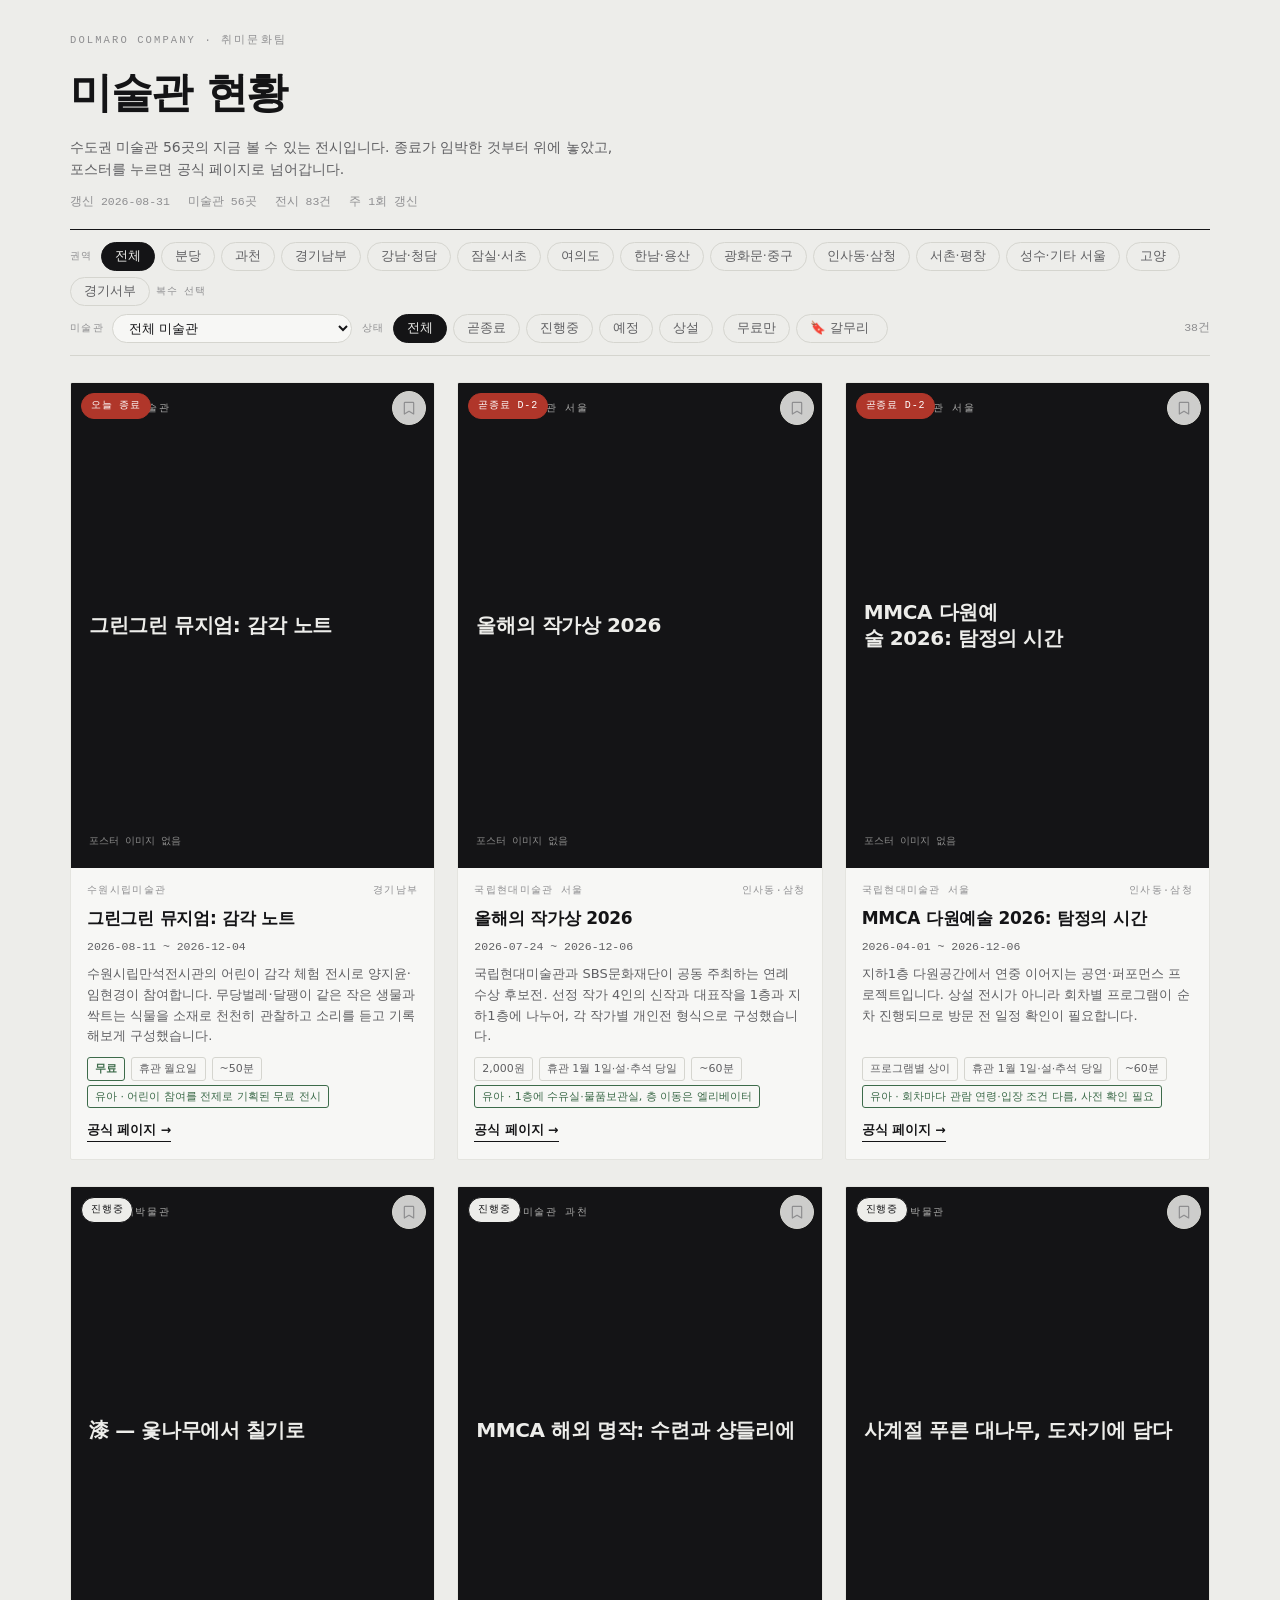
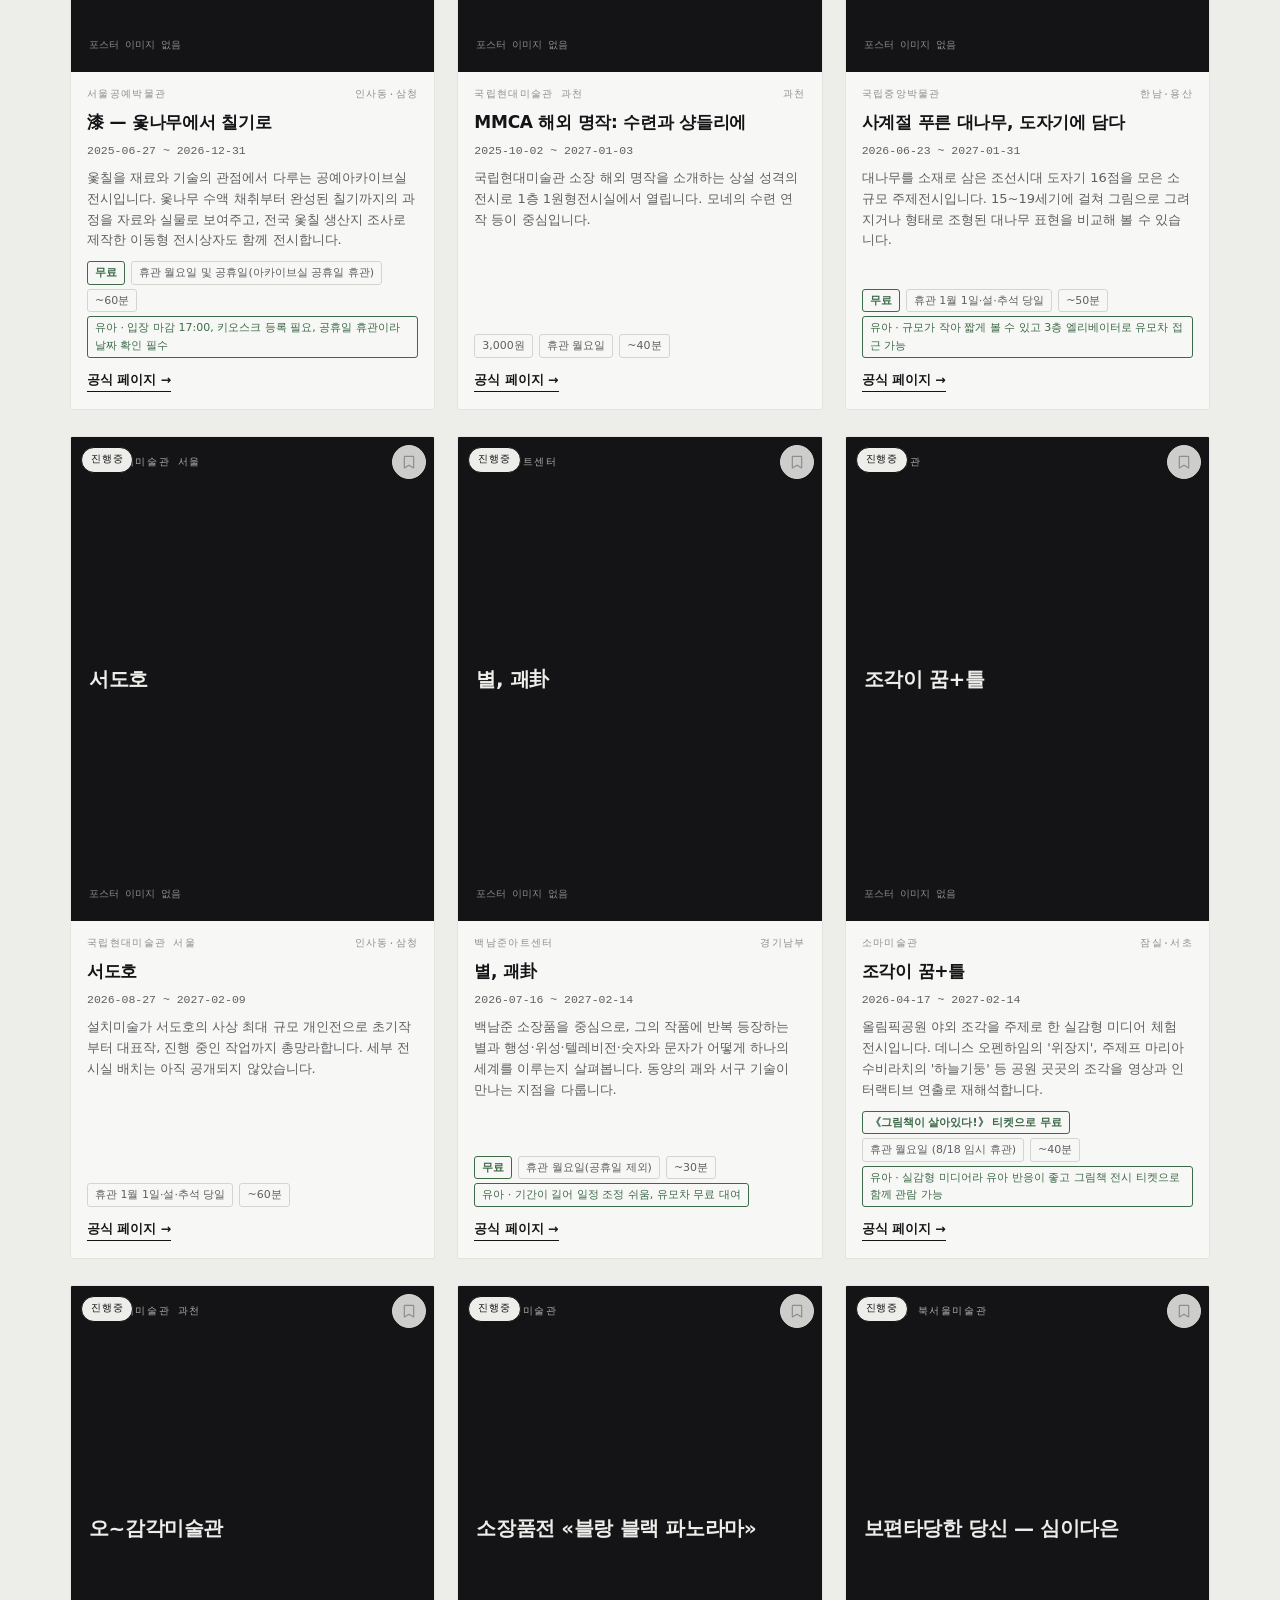
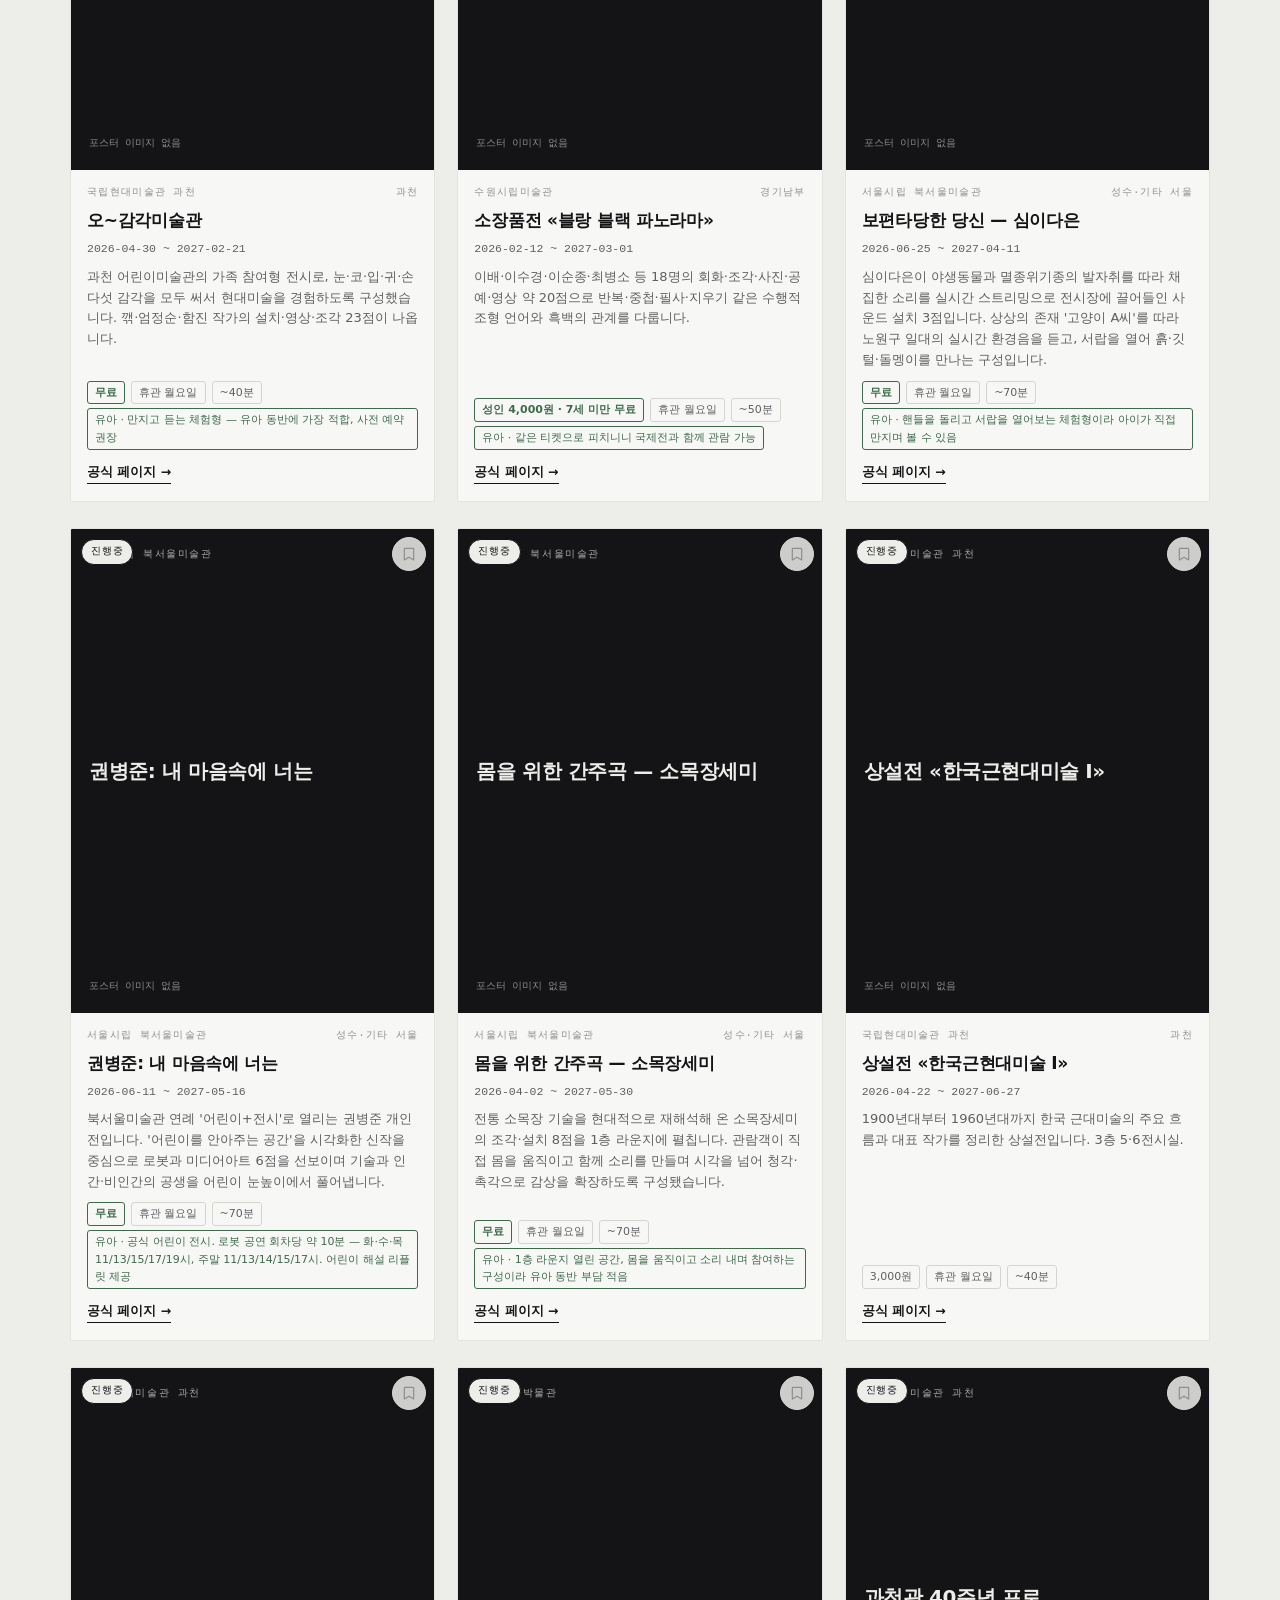
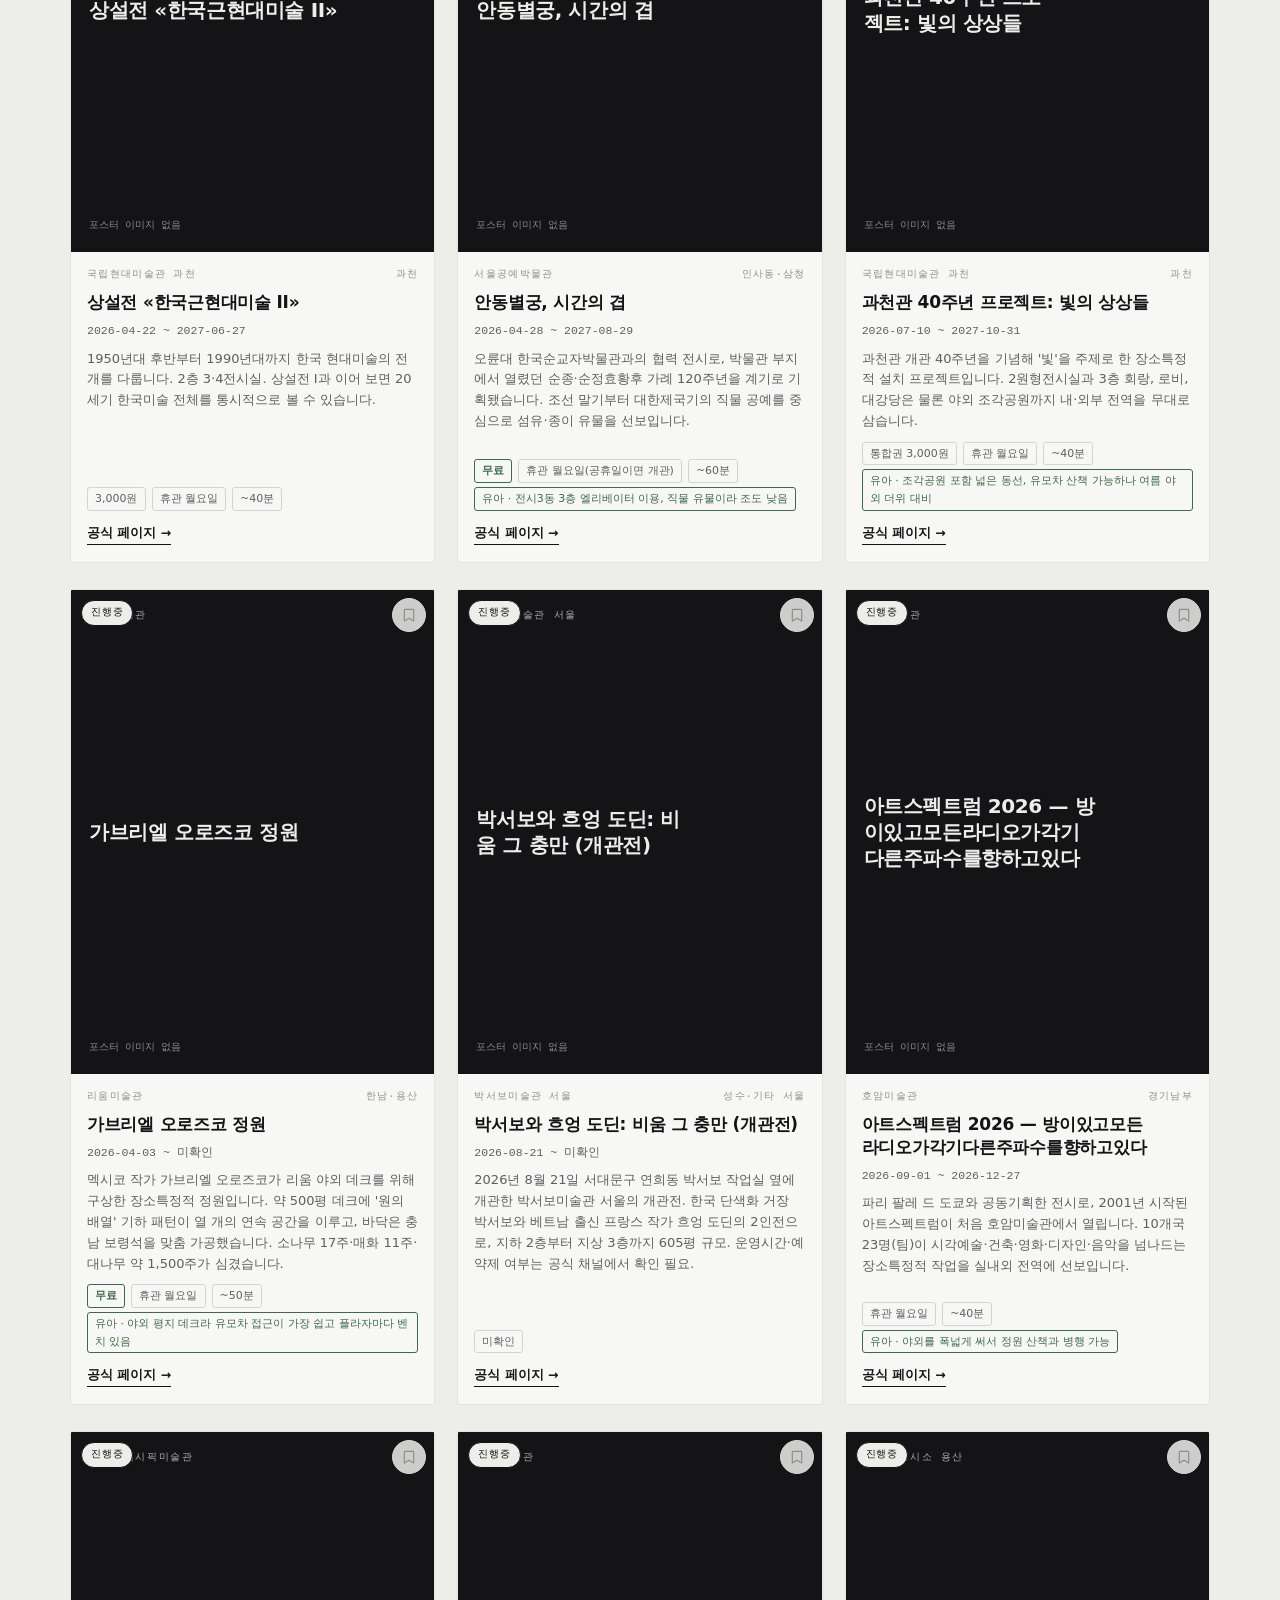
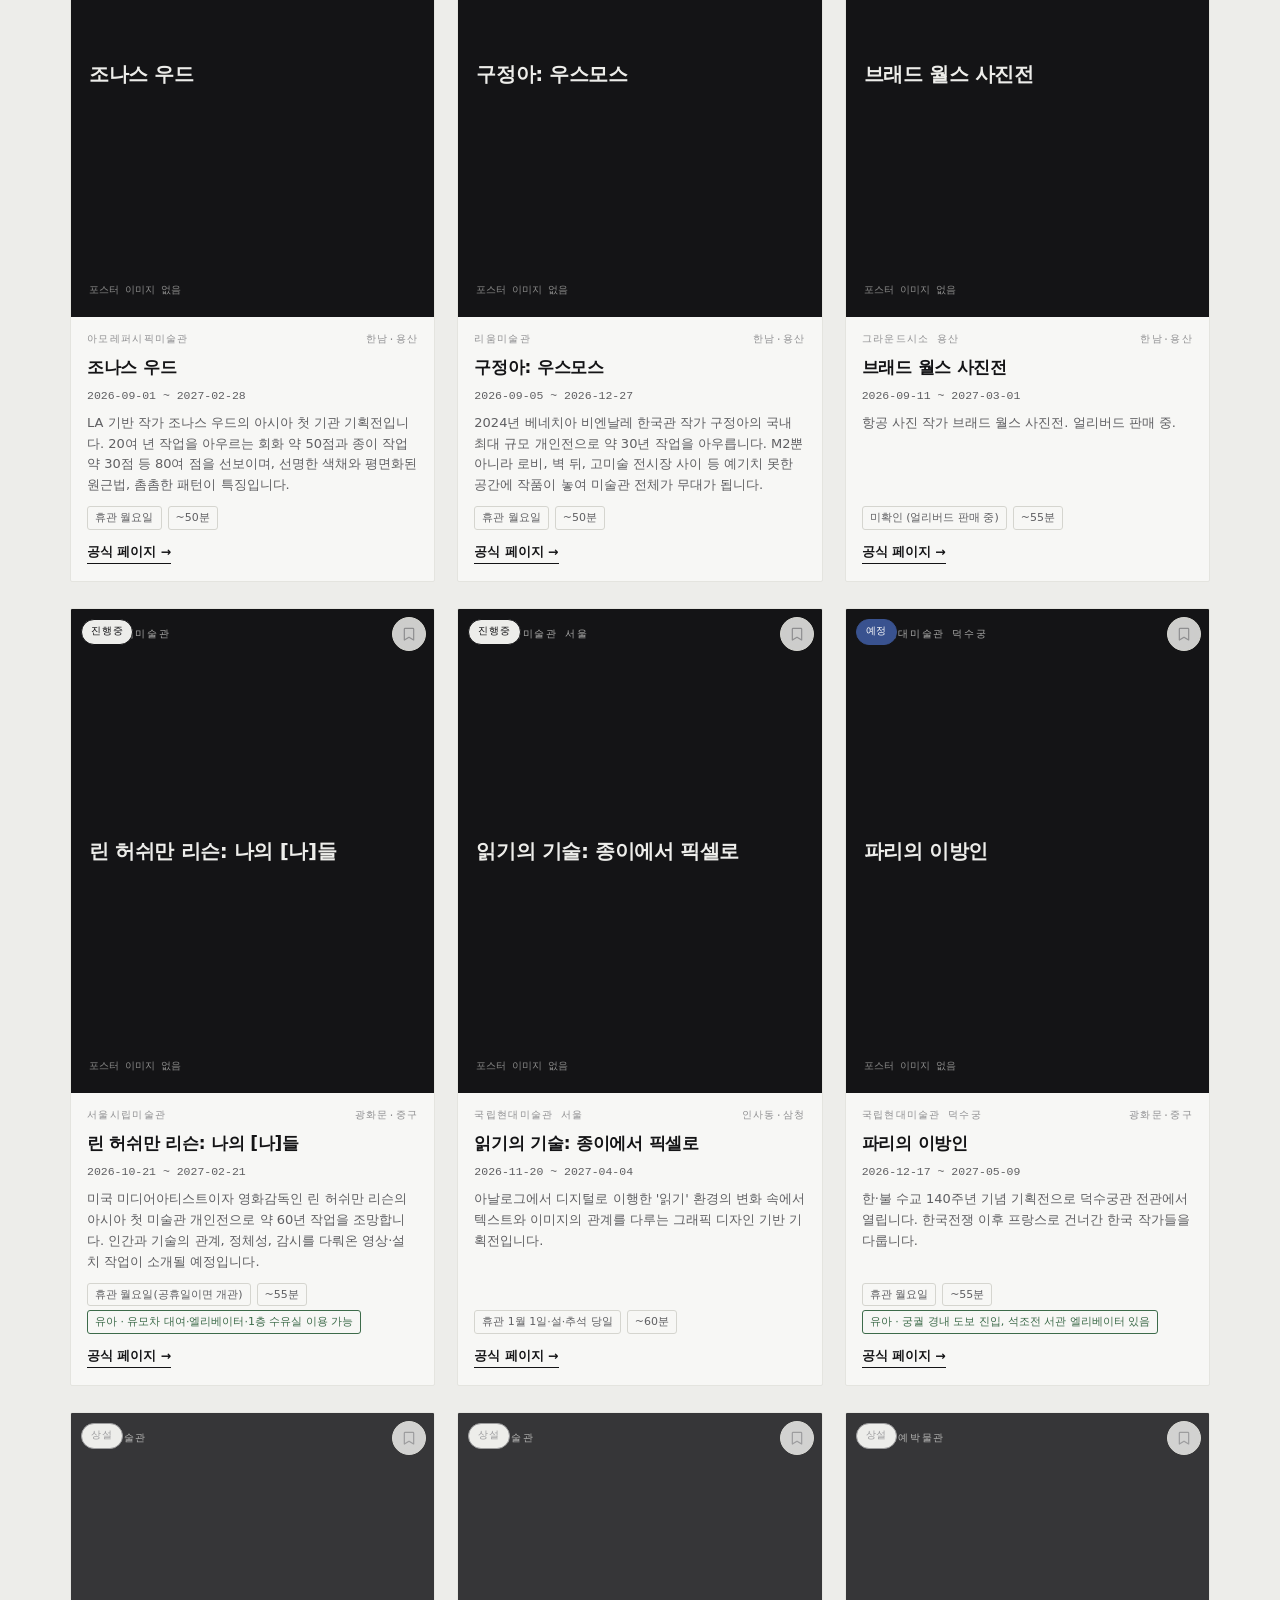
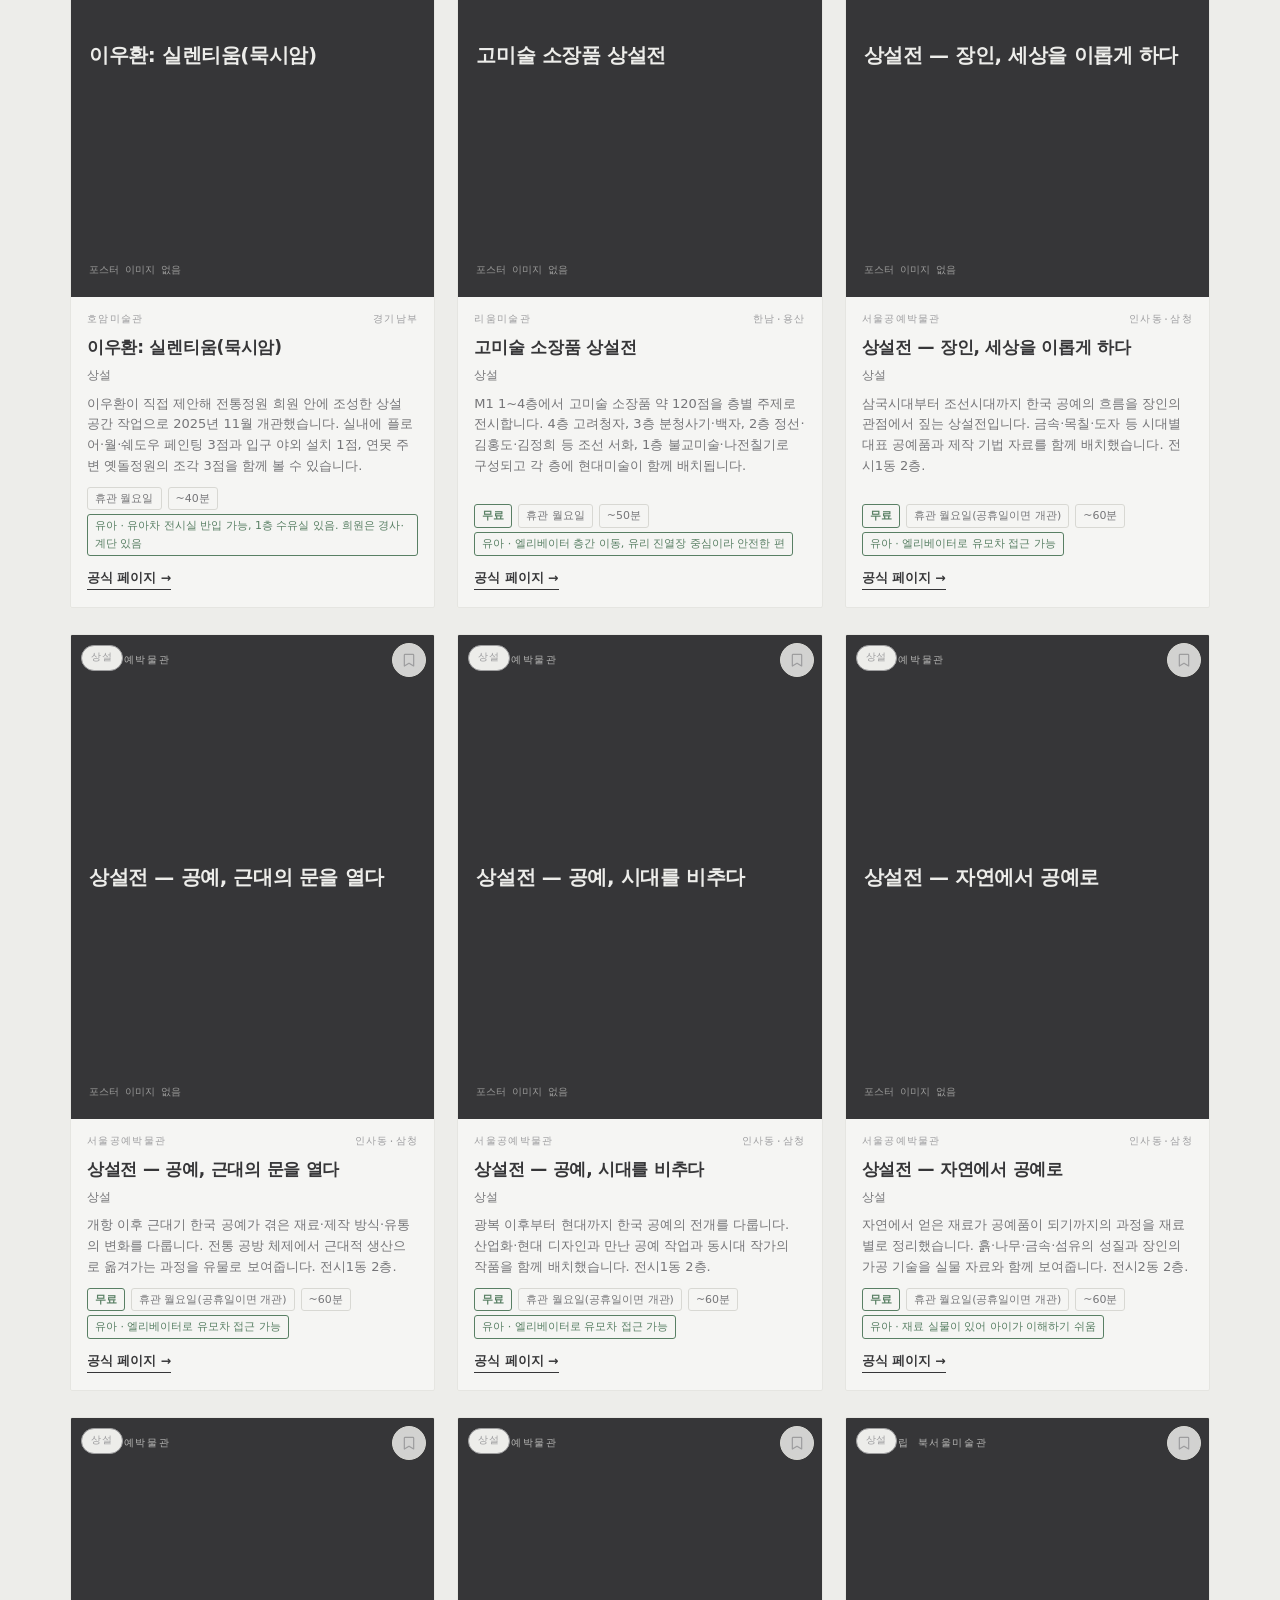
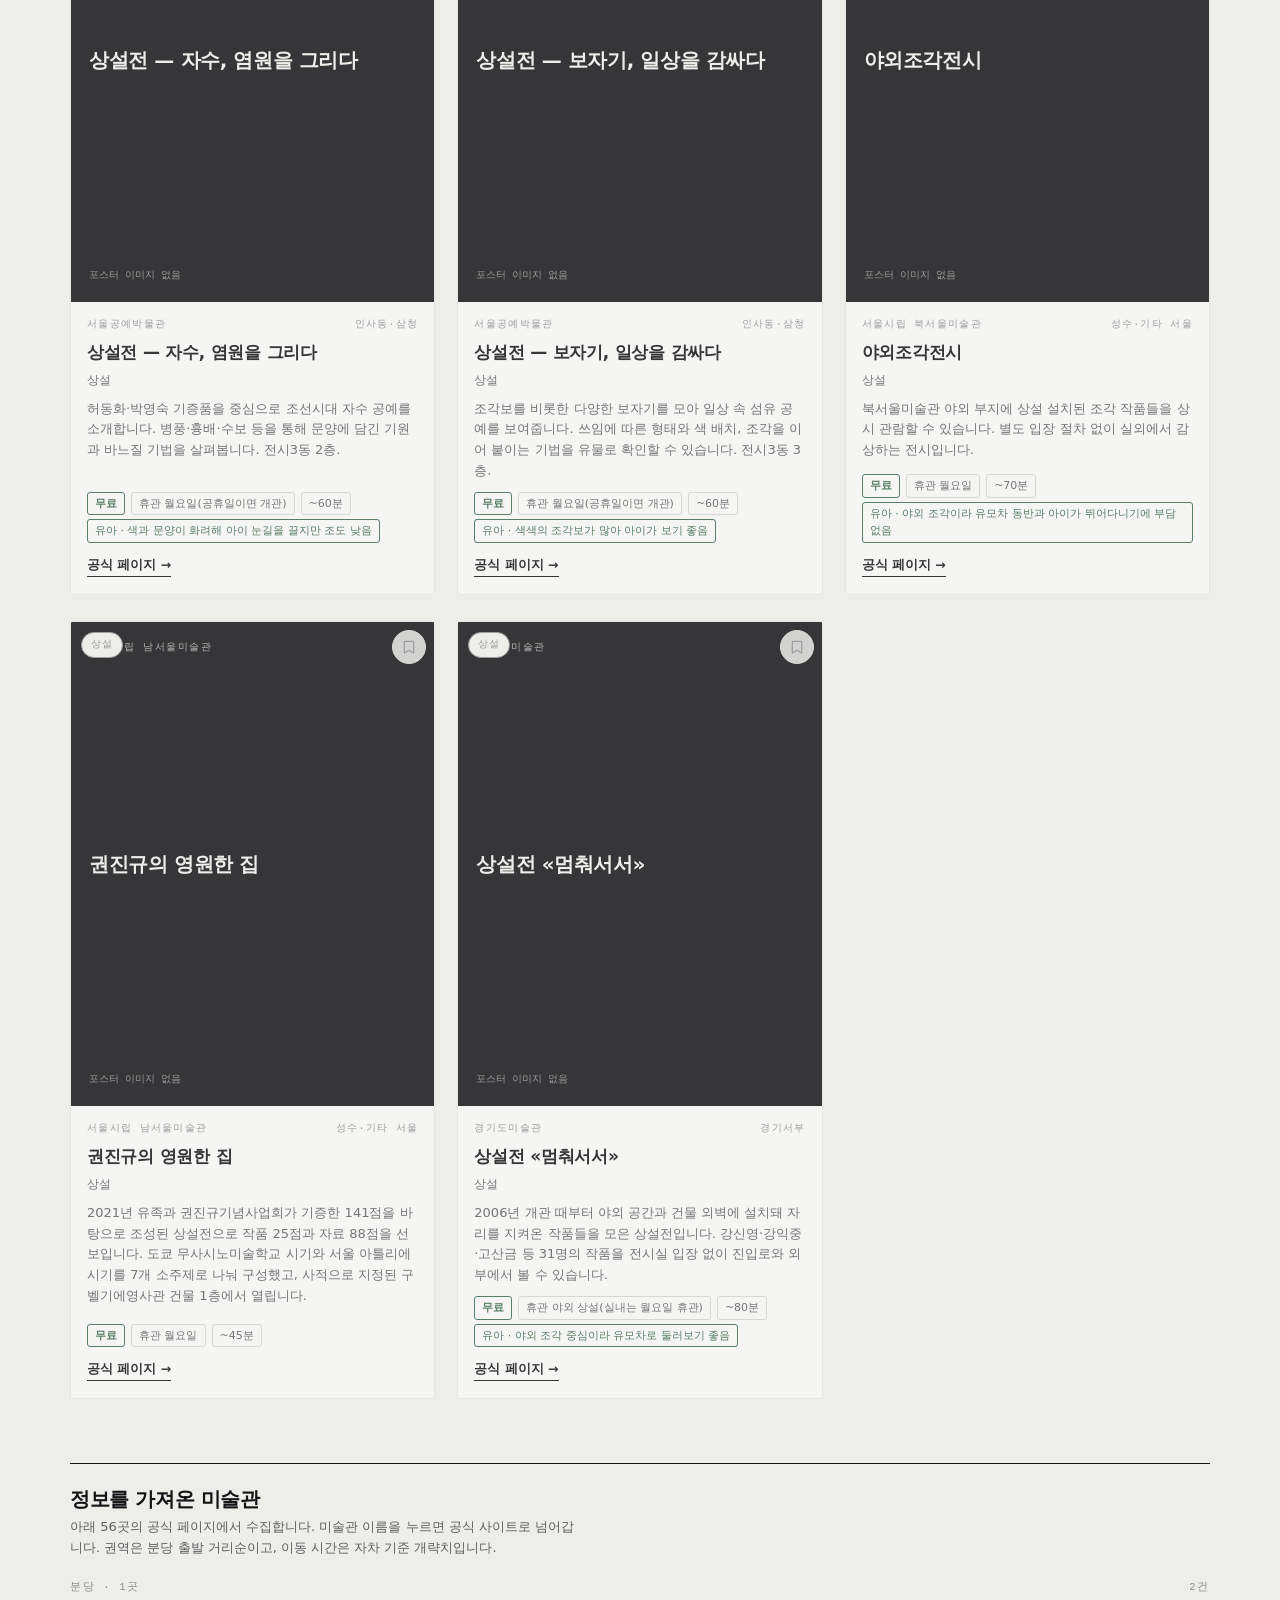
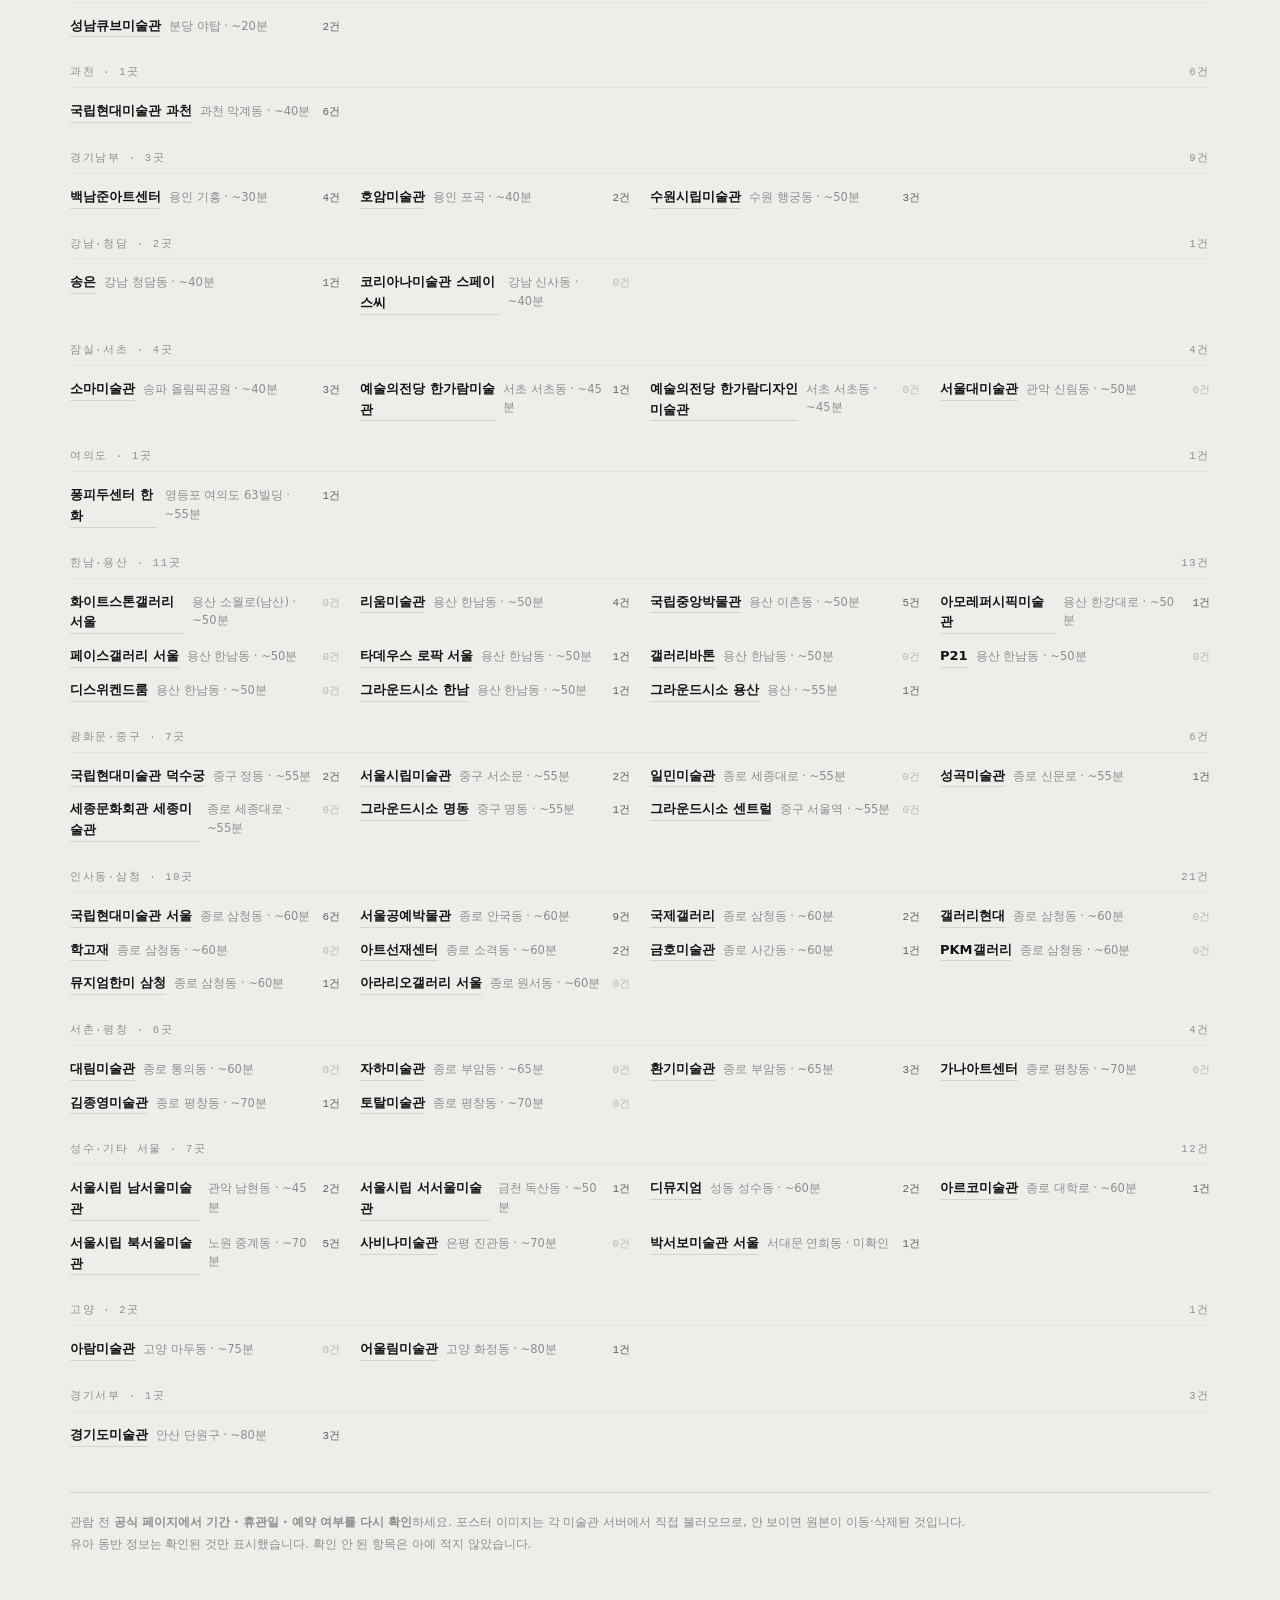
<file: exhibitions.html>
<!doctype html>
<html lang="ko">
<head>
<meta charset="utf-8">
<meta name="viewport" content="width=device-width,initial-scale=1">
<title>미술관 현황 — 돌마로 컴퍼니</title>
<meta name="description" content="수도권 미술관 56곳의 지금 볼 수 있는 전시. 매주 갱신.">
<meta name="robots" content="noindex">
<style>
*,*::before,*::after{box-sizing:border-box}
:root{
  --paper:#ededea;--card:#f7f7f5;--ink:#141416;--ink-soft:#5f5f62;
  --ink-faint:#8e8e90;--rule:#d5d5cf;--rule-soft:#e4e4df;
  --brick:#b0362a;--blue:#39528f;--go:#3d6b4a;
  --sans:"Pretendard Variable",Pretendard,"Apple SD Gothic Neo","Noto Sans KR","Malgun Gothic",system-ui,sans-serif;
  --mono:ui-monospace,"SF Mono",SFMono-Regular,Menlo,monospace;
}
@media (prefers-color-scheme:dark){
  :root{--paper:#131315;--card:#1b1b1e;--ink:#e9e9e5;--ink-soft:#a2a2a4;
    --ink-faint:#75757a;--rule:#31313a;--rule-soft:#26262c;
    --brick:#e2705f;--blue:#8ba6dd;--go:#79b48c;}
}
html{-webkit-text-size-adjust:100%}
body{margin:0;background:var(--paper);color:var(--ink);font-family:var(--sans);
  line-height:1.6;-webkit-font-smoothing:antialiased}
.wrap{max-width:1180px;margin:0 auto;padding:32px 20px 80px}

header{border-bottom:1px solid var(--ink);padding-bottom:18px}
.kicker{font-family:var(--mono);font-size:10.5px;letter-spacing:.2em;text-transform:uppercase;
  color:var(--ink-faint);margin:0 0 10px}
h1{font-size:clamp(26px,4.5vw,42px);font-weight:800;letter-spacing:-.03em;margin:0;text-wrap:balance}
.sub{color:var(--ink-soft);font-size:14px;margin:10px 0 0;max-width:62ch}
.stamp{font-family:var(--mono);font-size:11.5px;color:var(--ink-faint);margin-top:12px;
  display:flex;flex-wrap:wrap;gap:6px 18px;font-variant-numeric:tabular-nums}

.bar{position:sticky;top:0;z-index:20;background:var(--paper);
  border-bottom:1px solid var(--rule);padding:12px 0;margin-bottom:26px;
  display:flex;flex-wrap:wrap;gap:8px 10px;align-items:center}
.group{display:flex;gap:6px;flex-wrap:wrap}
.group b{font-family:var(--mono);font-size:9.5px;letter-spacing:.14em;text-transform:uppercase;
  color:var(--ink-faint);align-self:center;margin-right:2px;font-weight:500}
button.f{font-family:var(--sans);font-size:12.5px;background:transparent;color:var(--ink-soft);
  border:1px solid var(--rule);border-radius:100px;padding:5px 13px;cursor:pointer;
  transition:.14s color,.14s border-color,.14s background}
button.f:hover{color:var(--ink);border-color:var(--ink-faint)}
button.f[aria-pressed="true"]{background:var(--ink);color:var(--paper);border-color:var(--ink)}
button.f:focus-visible{outline:2px solid var(--blue);outline-offset:2px}
.count{margin-left:auto;font-family:var(--mono);font-size:11.5px;color:var(--ink-faint);
  font-variant-numeric:tabular-nums}

.grid{display:grid;grid-template-columns:repeat(auto-fill,minmax(272px,1fr));gap:26px 22px}
article{display:flex;flex-direction:column;background:var(--card);
  border:1px solid var(--rule-soft);border-radius:2px;overflow:hidden}
article.hide{display:none}

.poster{position:relative;display:block;aspect-ratio:3/4;background:var(--rule-soft);
  overflow:hidden;text-decoration:none;color:inherit}
.poster img{width:100%;height:100%;object-fit:cover;display:block;transition:transform .35s ease}
a.poster:hover img{transform:scale(1.04)}
a.poster:focus-visible{outline:2px solid var(--blue);outline-offset:-2px}
.veil{position:absolute;inset:auto 0 0 0;padding:26px 12px 10px;
  background:linear-gradient(transparent,rgba(0,0,0,.72));
  color:#fff;font-size:11.5px;font-weight:650;letter-spacing:.02em;
  opacity:0;transition:opacity .2s ease;pointer-events:none}
a.poster:hover .veil,a.poster:focus-visible .veil{opacity:1}
.fallback{position:absolute;inset:0;display:flex;flex-direction:column;justify-content:space-between;
  padding:18px;background:var(--ink);color:var(--paper)}
.fallback .fm{font-family:var(--mono);font-size:10px;letter-spacing:.16em;text-transform:uppercase;opacity:.7}
.fallback .ft{font-size:20px;font-weight:800;letter-spacing:-.02em;line-height:1.3;text-wrap:balance}
.fallback .fn{font-family:var(--mono);font-size:10px;opacity:.55}

.pill{position:absolute;top:10px;left:10px;font-family:var(--mono);font-size:10px;
  letter-spacing:.08em;padding:4px 9px;border-radius:100px;background:var(--paper);
  color:var(--ink);border:1px solid var(--ink)}
.pill.soon{background:var(--brick);color:#fff;border-color:var(--brick)}
.pill.next{background:var(--blue);color:#fff;border-color:var(--blue)}
.pill.perm{background:var(--paper);color:var(--ink-faint);border-color:var(--ink-faint)}
article[data-status="상설"]{opacity:.84}
article[data-status="상설"]:hover{opacity:1}

.body{padding:15px 16px 17px;display:flex;flex-direction:column;gap:8px;flex:1}
.museum{font-family:var(--mono);font-size:10px;letter-spacing:.13em;text-transform:uppercase;
  color:var(--ink-faint);display:flex;justify-content:space-between;gap:8px}
h2{font-size:17px;font-weight:750;letter-spacing:-.015em;margin:0;line-height:1.35;text-wrap:balance}
.period{font-family:var(--mono);font-size:11.5px;color:var(--ink-soft);font-variant-numeric:tabular-nums}
.summary{font-size:13px;color:var(--ink-soft);margin:0;flex:1}
.facts{display:flex;flex-wrap:wrap;gap:4px 6px;margin-top:2px}
.fact{font-size:11px;color:var(--ink-soft);border:1px solid var(--rule);border-radius:3px;padding:2px 7px}
.fact.kid{border-color:var(--go);color:var(--go)}
.fact.free{border-color:var(--go);color:var(--go);font-weight:700}
a.go{margin-top:4px;display:inline-block;font-size:12.5px;font-weight:650;color:var(--ink);
  text-decoration:none;border-bottom:1.5px solid var(--ink);padding-bottom:1px;align-self:flex-start}
a.go:hover{color:var(--brick);border-color:var(--brick)}
a.go:focus-visible{outline:2px solid var(--blue);outline-offset:3px}
.empty{grid-column:1/-1;text-align:center;padding:60px 20px;color:var(--ink-faint);font-size:14px}

/* ── 갈무리 ─────────────────────────────── */
.pshell{position:relative}
.bm{position:absolute;top:8px;right:8px;z-index:3;width:34px;height:34px;padding:0;
  display:grid;place-items:center;cursor:pointer;border-radius:100px;
  background:color-mix(in srgb,var(--card) 82%,transparent);
  border:1px solid var(--rule);color:var(--ink-faint);
  -webkit-backdrop-filter:blur(6px);backdrop-filter:blur(6px);
  transition:.15s color,.15s border-color,.15s background,.15s transform}
.bm svg{width:16px;height:16px;fill:none;stroke:currentColor;stroke-width:1.8;
  stroke-linejoin:round;transition:fill .15s}
.bm:hover{color:var(--ink);border-color:var(--ink-faint)}
.bm:active{transform:scale(.9)}
.bm[aria-pressed="true"]{color:var(--brick);border-color:var(--brick);
  background:color-mix(in srgb,var(--brick) 12%,var(--card))}
.bm[aria-pressed="true"] svg{fill:currentColor}
.bm:focus-visible{outline:2px solid var(--blue);outline-offset:2px}
article.saved{border-color:color-mix(in srgb,var(--brick) 45%,var(--rule-soft))}

.savebar{display:none;align-items:center;flex-wrap:wrap;gap:8px 12px;margin:-8px 0 22px;
  padding:11px 14px;border:1px dashed var(--brick);border-radius:3px;
  background:color-mix(in srgb,var(--brick) 6%,transparent);font-size:12.5px}
.savebar.on{display:flex}
.savebar b{color:var(--brick);font-family:var(--mono);font-size:11.5px;letter-spacing:.04em}
.savebar .sp{margin-left:auto;display:flex;gap:8px}
.savebar button{font-family:var(--sans);font-size:12px;background:transparent;
  color:var(--ink-soft);border:1px solid var(--rule);border-radius:100px;
  padding:4px 12px;cursor:pointer}
.savebar button:hover{color:var(--ink);border-color:var(--ink-faint)}
.savebar button:focus-visible{outline:2px solid var(--blue);outline-offset:2px}
.chip-n{font-family:var(--mono);font-size:10.5px;opacity:.7;margin-left:5px;
  font-variant-numeric:tabular-nums}
.msel{font-family:var(--sans);font-size:12.5px;color:var(--ink);background:var(--card);
  border:1px solid var(--rule);border-radius:100px;padding:5px 12px;cursor:pointer;
  max-width:240px}
.msel:focus-visible{outline:2px solid var(--blue);outline-offset:2px}
.hint{font-family:var(--mono);font-size:10px;color:var(--ink-faint);letter-spacing:.08em;
  align-self:center}

/* ── 미술관 목록 ───────────────────────── */
.sources{margin-top:64px;border-top:1px solid var(--ink);padding-top:22px}
.sources h2{font-size:20px;font-weight:800;letter-spacing:-.02em;margin:0 0 4px}
.sources .lede{color:var(--ink-soft);font-size:13px;margin:0 0 20px;max-width:62ch}
.mgroup{margin-bottom:22px}
.mgroup h3{font-family:var(--mono);font-size:10.5px;letter-spacing:.16em;text-transform:uppercase;
  color:var(--ink-faint);font-weight:500;margin:0 0 8px;padding-bottom:6px;
  border-bottom:1px solid var(--rule-soft);display:flex;justify-content:space-between}
.mlist{display:grid;grid-template-columns:repeat(auto-fill,minmax(268px,1fr));gap:2px 20px}
.mrow{display:flex;align-items:baseline;gap:8px;padding:5px 0;font-size:13px}
.mrow a{color:var(--ink);font-weight:650;text-decoration:none;border-bottom:1px solid var(--rule)}
.mrow a:hover{color:var(--brick);border-color:var(--brick)}
.mrow .ma{color:var(--ink-faint);font-size:11.5px}
.mrow .mc{margin-left:auto;font-family:var(--mono);font-size:11px;color:var(--ink-soft);
  font-variant-numeric:tabular-nums;white-space:nowrap}
.mrow .mc.zero{color:var(--ink-faint);opacity:.55}

footer{margin-top:40px;padding-top:18px;border-top:1px solid var(--rule);
  font-size:12px;color:var(--ink-faint);line-height:1.9}
@media (prefers-reduced-motion:reduce){*{transition:none!important}}
</style>
</head>
<body>
<div class="wrap">
<header>
  <p class="kicker">Dolmaro Company · 취미문화팀</p>
  <h1>미술관 현황</h1>
  <p class="sub">수도권 미술관 56곳의 지금 볼 수 있는 전시입니다. 종료가 임박한 것부터 위에 놓았고, 포스터를 누르면 공식 페이지로 넘어갑니다.</p>
  <div class="stamp">
    <span>갱신 2026-08-31</span>
    <span>미술관 56곳</span>
    <span>전시 83건</span>
    <span>주 1회 갱신</span>
  </div>
</header>

<div class="bar">
  <div class="group"><b>권역</b><button class="f" data-k="region" data-v="전체" aria-pressed="true">전체</button><button class="f" data-k="region" data-v="분당" aria-pressed="false">분당</button><button class="f" data-k="region" data-v="과천" aria-pressed="false">과천</button><button class="f" data-k="region" data-v="경기남부" aria-pressed="false">경기남부</button><button class="f" data-k="region" data-v="강남·청담" aria-pressed="false">강남·청담</button><button class="f" data-k="region" data-v="잠실·서초" aria-pressed="false">잠실·서초</button><button class="f" data-k="region" data-v="여의도" aria-pressed="false">여의도</button><button class="f" data-k="region" data-v="한남·용산" aria-pressed="false">한남·용산</button><button class="f" data-k="region" data-v="광화문·중구" aria-pressed="false">광화문·중구</button><button class="f" data-k="region" data-v="인사동·삼청" aria-pressed="false">인사동·삼청</button><button class="f" data-k="region" data-v="서촌·평창" aria-pressed="false">서촌·평창</button><button class="f" data-k="region" data-v="성수·기타 서울" aria-pressed="false">성수·기타 서울</button><button class="f" data-k="region" data-v="고양" aria-pressed="false">고양</button><button class="f" data-k="region" data-v="경기서부" aria-pressed="false">경기서부</button><span class="hint">복수 선택</span></div>
  <div class="group"><b>미술관</b><select class="msel" id="museum-select" aria-label="미술관 선택"><option value="전체">전체 미술관</option><optgroup label="국공립"><option value="경기도미술관">경기도미술관 · 3건</option><option value="국립중앙박물관">국립중앙박물관 · 5건</option><option value="국립현대미술관 과천">국립현대미술관 과천 · 6건</option><option value="국립현대미술관 덕수궁">국립현대미술관 덕수궁 · 2건</option><option value="국립현대미술관 서울">국립현대미술관 서울 · 6건</option><option value="백남준아트센터">백남준아트센터 · 4건</option><option value="서울공예박물관">서울공예박물관 · 9건</option><option value="서울시립 남서울미술관">서울시립 남서울미술관 · 2건</option><option value="서울시립 북서울미술관">서울시립 북서울미술관 · 5건</option><option value="서울시립 서서울미술관">서울시립 서서울미술관 · 1건</option><option value="서울시립미술관">서울시립미술관 · 2건</option><option value="성남큐브미술관">성남큐브미술관 · 2건</option><option value="소마미술관">소마미술관 · 3건</option><option value="수원시립미술관">수원시립미술관 · 3건</option><option value="아르코미술관">아르코미술관 · 1건</option><option value="어울림미술관">어울림미술관 · 1건</option><option value="예술의전당 한가람미술관">예술의전당 한가람미술관 · 1건</option></optgroup><optgroup label="사립"><option value="국제갤러리">국제갤러리 · 2건</option><option value="그라운드시소 명동">그라운드시소 명동 · 1건</option><option value="그라운드시소 용산">그라운드시소 용산 · 1건</option><option value="그라운드시소 한남">그라운드시소 한남 · 1건</option><option value="금호미술관">금호미술관 · 1건</option><option value="김종영미술관">김종영미술관 · 1건</option><option value="디뮤지엄">디뮤지엄 · 2건</option><option value="리움미술관">리움미술관 · 4건</option><option value="뮤지엄한미 삼청">뮤지엄한미 삼청 · 1건</option><option value="박서보미술관 서울">박서보미술관 서울 · 1건</option><option value="성곡미술관">성곡미술관 · 1건</option><option value="송은">송은 · 1건</option><option value="아모레퍼시픽미술관">아모레퍼시픽미술관 · 1건</option><option value="아트선재센터">아트선재센터 · 2건</option><option value="타데우스 로팍 서울">타데우스 로팍 서울 · 1건</option><option value="퐁피두센터 한화">퐁피두센터 한화 · 1건</option><option value="호암미술관">호암미술관 · 2건</option><option value="환기미술관">환기미술관 · 3건</option></optgroup></select></div>
  <div class="group"><b>상태</b><button class="f" data-k="status" data-v="전체" aria-pressed="true">전체</button><button class="f" data-k="status" data-v="곧종료" aria-pressed="false">곧종료</button><button class="f" data-k="status" data-v="진행중" aria-pressed="false">진행중</button><button class="f" data-k="status" data-v="예정" aria-pressed="false">예정</button><button class="f" data-k="status" data-v="상설" aria-pressed="false">상설</button></div>
  <div class="group">
    <button class="f" data-k="free" data-v="1" aria-pressed="false">무료만</button>
    <button class="f" data-k="saved" data-v="1" aria-pressed="false" id="btn-saved">🔖 갈무리<span class="chip-n" id="saved-n"></span></button>
  </div>
  <span class="count" id="count">83건</span>
</div>

<div class="savebar" id="savebar">
  <b id="savebar-n">갈무리 0건</b>
  <span>가고 싶은 것만 모아뒀습니다. 이 브라우저에만 저장되며 페이지를 갱신해도 남습니다.</span>
  <span class="sp">
    <button id="btn-copy">목록 복사</button>
    <button id="btn-clear">전체 해제</button>
  </span>
</div>

<div class="grid">
<article data-region="분당" data-status="곧종료" data-free="1"
  data-id="843a2d8065" data-museum="성남큐브미술관" data-title="캐서린 번하드 특별전"
  data-period="2026-07-03 ~ 2026-09-06" data-link="https://www.snart.or.kr/main/prex/exhibit/view.do?prfr_exhb_sn=100033">
  <div class="pshell"><a class="poster" href="https://www.snart.or.kr/main/prex/exhibit/view.do?prfr_exhb_sn=100033" target="_blank" rel="noreferrer" aria-label="캐서린 번하드 특별전 공식 페이지 열기"><img src="https://www.snart.or.kr/other/editor/process.file.do?TP=dn&amp;p=MrkHicmkla2ofpkWa3%2FLSA%3D%3D&amp;n=4hV9%2BXndb1Ca7qQW9CJl08CbdV2lwwegfDKcb%2B5BnVbEMF3MUXDa8wBL%2F9JPONxo" alt="" loading="lazy" referrerpolicy="no-referrer"><div class="fallback" style="display:none"><span class="fm">성남큐브미술관</span><span class="ft">캐서린 번하드 특별전</span><span class="fn">포스터 이미지 없음</span></div><span class="pill soon">곧종료 D-6</span><span class="veil">공식 페이지 열기 →</span></a><button class="bm" data-id="843a2d8065" aria-pressed="false" aria-label="캐서린 번하드 특별전 갈무리" title="갈무리"><svg viewBox="0 0 24 24" aria-hidden="true"><path d="M6 3.5h12a1 1 0 0 1 1 1V21l-7-4.2L5 21V4.5a1 1 0 0 1 1-1z"/></svg></button></div>
  <div class="body">
    <div class="museum"><span>성남큐브미술관</span><span>분당</span></div>
    <h2>캐서린 번하드 특별전</h2>
    <div class="period">2026-07-03 ~ 2026-09-06</div>
    <p class="summary">미국 작가 캐서린 번하드의 국내 특별전. 만화 캐릭터와 일상 사물, 열대 모티프를 대형 캔버스에 빠른 붓질과 강한 색면으로 그려낸 회화를 기획전시실 전관에서 볼 수 있습니다. 성남큐브미술관 전시로는 드물게 유료입니다.</p>
    <div class="facts"><span class="fact free">성인 15,000원 · 36개월 미만 무료</span><span class="fact">휴관 월요일</span><span class="fact">~20분</span><span class="fact kid">유아 · 36개월 미만 무료, 실내라 날씨 무관</span></div>
    <a class="go" href="https://www.snart.or.kr/main/prex/exhibit/view.do?prfr_exhb_sn=100033" target="_blank" rel="noreferrer">공식 페이지 →</a>
  </div>
</article>
<article data-region="잠실·서초" data-status="곧종료" data-free="1"
  data-id="965d0b99db" data-museum="소마미술관" data-title="이승택: 조각의 바깥에서"
  data-period="2026-04-10 ~ 2026-09-06" data-link="https://soma.kspo.or.kr/dspy/display/237">
  <div class="pshell"><a class="poster" href="https://soma.kspo.or.kr/dspy/display/237" target="_blank" rel="noreferrer" aria-label="이승택: 조각의 바깥에서 공식 페이지 열기"><img src="https://soma.kspo.or.kr/manage/upload_files/display/2026/06/25/6d56ccb5-f508-49c2-a24f-005e10323afa.jpg" alt="" loading="lazy" referrerpolicy="no-referrer"><div class="fallback" style="display:none"><span class="fm">소마미술관</span><span class="ft">이승택: 조각의 바깥에서</span><span class="fn">포스터 이미지 없음</span></div><span class="pill soon">곧종료 D-6</span><span class="veil">공식 페이지 열기 →</span></a><button class="bm" data-id="965d0b99db" aria-pressed="false" aria-label="이승택: 조각의 바깥에서 갈무리" title="갈무리"><svg viewBox="0 0 24 24" aria-hidden="true"><path d="M6 3.5h12a1 1 0 0 1 1 1V21l-7-4.2L5 21V4.5a1 1 0 0 1 1-1z"/></svg></button></div>
  <div class="body">
    <div class="museum"><span>소마미술관</span><span>잠실·서초</span></div>
    <h2>이승택: 조각의 바깥에서</h2>
    <div class="period">2026-04-10 ~ 2026-09-06</div>
    <p class="summary">한국 실험미술의 대표 작가 이승택의 대규모 회고전입니다. 조각·드로잉·오브제·사진·설치·영상·아카이브 200여 점을 제1전시관 전체에 펼쳐 전통 조각의 경계 &#x27;바깥&#x27;을 향해 온 실험 궤적을 조망합니다.</p>
    <div class="facts"><span class="fact free">성인 5,000원 · 6세 이하 무료</span><span class="fact">휴관 월요일</span><span class="fact">~40분</span><span class="fact kid">유아 · 6세 이하 무료. 올림픽공원 안이라 관람 후 야외 조각공원에서 뛰어놀기 좋음</span></div>
    <a class="go" href="https://soma.kspo.or.kr/dspy/display/237" target="_blank" rel="noreferrer">공식 페이지 →</a>
  </div>
</article>
<article data-region="잠실·서초" data-status="곧종료" data-free="1"
  data-id="63265284d1" data-museum="소마미술관" data-title="그림책이 살아있다!"
  data-period="2026-04-17 ~ 2026-09-06" data-link="https://soma.kspo.or.kr/dspy/display/236">
  <div class="pshell"><a class="poster" href="https://soma.kspo.or.kr/dspy/display/236" target="_blank" rel="noreferrer" aria-label="그림책이 살아있다! 공식 페이지 열기"><img src="https://soma.kspo.or.kr/manage/upload_files/display/2026/03/09/c0f40730-bad9-4db1-a478-bb6edaf17eaf.jpg" alt="" loading="lazy" referrerpolicy="no-referrer"><div class="fallback" style="display:none"><span class="fm">소마미술관</span><span class="ft">그림책이 살아있다!</span><span class="fn">포스터 이미지 없음</span></div><span class="pill soon">곧종료 D-6</span><span class="veil">공식 페이지 열기 →</span></a><button class="bm" data-id="63265284d1" aria-pressed="false" aria-label="그림책이 살아있다! 갈무리" title="갈무리"><svg viewBox="0 0 24 24" aria-hidden="true"><path d="M6 3.5h12a1 1 0 0 1 1 1V21l-7-4.2L5 21V4.5a1 1 0 0 1 1-1z"/></svg></button></div>
  <div class="body">
    <div class="museum"><span>소마미술관</span><span>잠실·서초</span></div>
    <h2>그림책이 살아있다!</h2>
    <div class="period">2026-04-17 ~ 2026-09-06</div>
    <p class="summary">모리스 샌닥·이안 팔코너·제리 핑크니·로즈마리 웰스 등 세계적 그림책 작가 9인의 원화 141점을 선보입니다. 원화에 영상과 체험형 설치가 곁들여져 그림책 속 장면으로 걸어 들어가듯 경험할 수 있습니다.</p>
    <div class="facts"><span class="fact free">성인 18,000원 · 어린이 16,000원 · 24개월 미만 무료</span><span class="fact">휴관 월요일 (8/18 임시 휴관)</span><span class="fact">~40분</span><span class="fact kid">유아 · 그림책 원화와 체험형 설치 중심 — 유아 동반에 가장 적합. 24개월 미만 무료</span></div>
    <a class="go" href="https://soma.kspo.or.kr/dspy/display/236" target="_blank" rel="noreferrer">공식 페이지 →</a>
  </div>
</article>
<article data-region="한남·용산" data-status="곧종료" data-free="1"
  data-id="f0cb5acb97" data-museum="국립중앙박물관" data-title="어메이징 타일랜드: 태국미술명품전"
  data-period="2026-06-23 ~ 2026-09-06" data-link="https://www.museum.go.kr/MUSEUM/contents/M0202010000.do?menuId=current&amp;schM=view&amp;act=current&amp;exhiSpThemId=3529711&amp;listType=list">
  <div class="pshell"><a class="poster" href="https://www.museum.go.kr/MUSEUM/contents/M0202010000.do?menuId=current&amp;schM=view&amp;act=current&amp;exhiSpThemId=3529711&amp;listType=list" target="_blank" rel="noreferrer" aria-label="어메이징 타일랜드: 태국미술명품전 공식 페이지 열기"><img src="https://www.museum.go.kr/afile/previewThumbnail/fileMng_MUSEUM26060145592f8iim?siteCode=MUSEUM" alt="" loading="lazy" referrerpolicy="no-referrer"><div class="fallback" style="display:none"><span class="fm">국립중앙박물관</span><span class="ft">어메이징 타일랜드: 태국미술명품전</span><span class="fn">포스터 이미지 없음</span></div><span class="pill soon">곧종료 D-6</span><span class="veil">공식 페이지 열기 →</span></a><button class="bm" data-id="f0cb5acb97" aria-pressed="false" aria-label="어메이징 타일랜드: 태국미술명품전 갈무리" title="갈무리"><svg viewBox="0 0 24 24" aria-hidden="true"><path d="M6 3.5h12a1 1 0 0 1 1 1V21l-7-4.2L5 21V4.5a1 1 0 0 1 1-1z"/></svg></button></div>
  <div class="body">
    <div class="museum"><span>국립중앙박물관</span><span>한남·용산</span></div>
    <h2>어메이징 타일랜드: 태국미술명품전</h2>
    <div class="period">2026-06-23 ~ 2026-09-06</div>
    <p class="summary">국내에서 처음 본격적으로 태국 문화와 미술을 소개하는 특별전으로 태국 국립기관 21곳에서 온 214건 239점을 선보입니다. 선사시대부터 20세기 중반까지의 조각·회화·공예를 다루며 수코타이 시대 &#x27;걷는 부처&#x27; 상이 대표작입니다.</p>
    <div class="facts"><span class="fact free">성인 8,000원 · 6세 이하 무료</span><span class="fact">휴관 1월 1일·설·추석 당일·9월 7일</span><span class="fact">~50분</span><span class="fact kid">유아 · 어린이박물관에서 유모차 무료 대여(사전예약), 야외 정원 07:00~22:00 개방</span></div>
    <a class="go" href="https://www.museum.go.kr/MUSEUM/contents/M0202010000.do?menuId=current&amp;schM=view&amp;act=current&amp;exhiSpThemId=3529711&amp;listType=list" target="_blank" rel="noreferrer">공식 페이지 →</a>
  </div>
</article>
<article data-region="성수·기타 서울" data-status="진행중" data-free="1"
  data-id="aba3ab9f9f" data-museum="디뮤지엄" data-title="취향가옥 2 — Art in Life, Life in Art"
  data-period="2025-06-28 ~ 2026-09-20" data-link="https://www.daelimmuseum.org/exhibition/current/PRG202506050001">
  <div class="pshell"><a class="poster" href="https://www.daelimmuseum.org/exhibition/current/PRG202506050001" target="_blank" rel="noreferrer" aria-label="취향가옥 2 — Art in Life, Life in Art 공식 페이지 열기"><img src="https://cdn.daelimmuseum.org/Program/Exhibition/List/A/202602/20260206095935668001.jpg" alt="" loading="lazy" referrerpolicy="no-referrer"><div class="fallback" style="display:none"><span class="fm">디뮤지엄</span><span class="ft">취향가옥 2 — Art in Life, Life in Art</span><span class="fn">포스터 이미지 없음</span></div><span class="pill ">진행중</span><span class="veil">공식 페이지 열기 →</span></a><button class="bm" data-id="aba3ab9f9f" aria-pressed="false" aria-label="취향가옥 2 — Art in Life, Life in Art 갈무리" title="갈무리"><svg viewBox="0 0 24 24" aria-hidden="true"><path d="M6 3.5h12a1 1 0 0 1 1 1V21l-7-4.2L5 21V4.5a1 1 0 0 1 1-1z"/></svg></button></div>
  <div class="body">
    <div class="museum"><span>디뮤지엄</span><span>성수·기타 서울</span></div>
    <h2>취향가옥 2 — Art in Life, Life in Art</h2>
    <div class="period">2025-06-28 ~ 2026-09-20</div>
    <p class="summary">대림문화재단 소장품과 개인 컬렉션 약 800점을 &#x27;집&#x27;이라는 일상 공간에 배치한 전시입니다. 김창열 〈물방울〉·이우환 〈조응〉, 하종현 〈접합〉, 백남준 〈사과나무〉, 로이 리히텐슈타인 등이 층별 주택 콘셉트로 놓이고, 카우스·무라카미 다카시 수집품과 빈티지 오브제 600여 점도 공개됩니다.</p>
    <div class="facts"><span class="fact free">성인 12,000원 · 36개월~12세 무료</span><span class="fact">휴관 월요일</span><span class="fact">~60분</span><span class="fact kid">유아 · 어린이 무료지만 유아차 전시실 입장 제한, M4는 복층·계단이라 아기띠 필요</span></div>
    <a class="go" href="https://www.daelimmuseum.org/exhibition/current/PRG202506050001" target="_blank" rel="noreferrer">공식 페이지 →</a>
  </div>
</article>
<article data-region="분당" data-status="진행중" data-free="1"
  data-id="6319b86a30" data-museum="성남큐브미술관" data-title="성남작가조명전 III — 유지민: 잔류하는 움직임"
  data-period="2026-07-31 ~ 2026-09-27" data-link="https://www.snart.or.kr/main/prex/exhibit/view.do?prfr_exhb_sn=100031">
  <div class="pshell"><a class="poster" href="https://www.snart.or.kr/main/prex/exhibit/view.do?prfr_exhb_sn=100031" target="_blank" rel="noreferrer" aria-label="성남작가조명전 III — 유지민: 잔류하는 움직임 공식 페이지 열기"><img src="https://www.snart.or.kr/other/editor/process.file.do?TP=dn&amp;p=ib89rrCBNpRF1i1OmSVdAQ%3D%3D&amp;n=7OKZYLTgOAa%2FvRqcBNKFsPZmRdKACsuTrp%2FEYRsvscTgj5xmg4f1JBI3TfupvsYx" alt="" loading="lazy" referrerpolicy="no-referrer"><div class="fallback" style="display:none"><span class="fm">성남큐브미술관</span><span class="ft">성남작가조명전 III — 유지민: 잔류하는 움직임</span><span class="fn">포스터 이미지 없음</span></div><span class="pill ">진행중</span><span class="veil">공식 페이지 열기 →</span></a><button class="bm" data-id="6319b86a30" aria-pressed="false" aria-label="성남작가조명전 III — 유지민: 잔류하는 움직임 갈무리" title="갈무리"><svg viewBox="0 0 24 24" aria-hidden="true"><path d="M6 3.5h12a1 1 0 0 1 1 1V21l-7-4.2L5 21V4.5a1 1 0 0 1 1-1z"/></svg></button></div>
  <div class="body">
    <div class="museum"><span>성남큐브미술관</span><span>분당</span></div>
    <h2>성남작가조명전 III — 유지민: 잔류하는 움직임</h2>
    <div class="period">2026-07-31 ~ 2026-09-27</div>
    <p class="summary">성남 지역 작가를 조명하는 기획의 세 번째 전시. 청년 작가 유지민이 오랜 요가 수련에서 축적된 신체의 움직임을 회화와 조형으로 옮긴 작업을 상설전시실에서 선보입니다.</p>
    <div class="facts"><span class="fact free">무료</span><span class="fact">휴관 월요일</span><span class="fact">~20분</span></div>
    <a class="go" href="https://www.snart.or.kr/main/prex/exhibit/view.do?prfr_exhb_sn=100031" target="_blank" rel="noreferrer">공식 페이지 →</a>
  </div>
</article>
<article data-region="과천" data-status="진행중" data-free="0"
  data-id="4b1ee96cdf" data-museum="국립현대미술관 과천" data-title="로드 무비: 1945년 이후 한·일 미술"
  data-period="2026-05-14 ~ 2026-09-27" data-link="https://www.mmca.go.kr/exhibitions/exhibitionsDetail.do?exhFlag=1&amp;exhId=202408210001821">
  <div class="pshell"><a class="poster" href="https://www.mmca.go.kr/exhibitions/exhibitionsDetail.do?exhFlag=1&amp;exhId=202408210001821" target="_blank" rel="noreferrer" aria-label="로드 무비: 1945년 이후 한·일 미술 공식 페이지 열기"><img src="https://www.mmca.go.kr/upload/exhibition/2026/04/2026042309510917416252.jpg" alt="" loading="lazy" referrerpolicy="no-referrer"><div class="fallback" style="display:none"><span class="fm">국립현대미술관 과천</span><span class="ft">로드 무비: 1945년 이후 한·일 미술</span><span class="fn">포스터 이미지 없음</span></div><span class="pill ">진행중</span><span class="veil">공식 페이지 열기 →</span></a><button class="bm" data-id="4b1ee96cdf" aria-pressed="false" aria-label="로드 무비: 1945년 이후 한·일 미술 갈무리" title="갈무리"><svg viewBox="0 0 24 24" aria-hidden="true"><path d="M6 3.5h12a1 1 0 0 1 1 1V21l-7-4.2L5 21V4.5a1 1 0 0 1 1-1z"/></svg></button></div>
  <div class="body">
    <div class="museum"><span>국립현대미술관 과천</span><span>과천</span></div>
    <h2>로드 무비: 1945년 이후 한·일 미술</h2>
    <div class="period">2026-05-14 ~ 2026-09-27</div>
    <p class="summary">한일 국교정상화 60주년을 계기로 1945년부터 동시대까지 80년간의 한·일 미술 교류사를 조망하는 대규모 기획전입니다. 1층 전시실과 중앙홀, 조각공원까지 이어집니다.</p>
    <div class="facts"><span class="fact">3,000원</span><span class="fact">휴관 월요일</span><span class="fact">~40분</span><span class="fact kid">유아 · 중앙홀·조각공원으로 이어져 실내외를 오가며 관람</span></div>
    <a class="go" href="https://www.mmca.go.kr/exhibitions/exhibitionsDetail.do?exhFlag=1&amp;exhId=202408210001821" target="_blank" rel="noreferrer">공식 페이지 →</a>
  </div>
</article>
<article data-region="한남·용산" data-status="진행중" data-free="0"
  data-id="0fd71d4bd0" data-museum="그라운드시소 한남" data-title="성률 기획전: 여름을 닮은 우리"
  data-period="2026-04-30 ~ 2026-09-27" data-link="https://groundseesaw.co.kr">
  <div class="pshell"><a class="poster" href="https://groundseesaw.co.kr" target="_blank" rel="noreferrer" aria-label="성률 기획전: 여름을 닮은 우리 공식 페이지 열기"><div class="fallback"><span class="fm">그라운드시소 한남</span><span class="ft">성률 기획전: 여름을 닮은 우리</span><span class="fn">포스터 이미지 없음</span></div><span class="pill ">진행중</span><span class="veil">공식 페이지 열기 →</span></a><button class="bm" data-id="0fd71d4bd0" aria-pressed="false" aria-label="성률 기획전: 여름을 닮은 우리 갈무리" title="갈무리"><svg viewBox="0 0 24 24" aria-hidden="true"><path d="M6 3.5h12a1 1 0 0 1 1 1V21l-7-4.2L5 21V4.5a1 1 0 0 1 1-1z"/></svg></button></div>
  <div class="body">
    <div class="museum"><span>그라운드시소 한남</span><span>한남·용산</span></div>
    <h2>성률 기획전: 여름을 닮은 우리</h2>
    <div class="period">2026-04-30 ~ 2026-09-27</div>
    <p class="summary">일러스트 기획전. 관람료 미확인.</p>
    <div class="facts"><span class="fact">미확인 (공식 사이트 예매)</span><span class="fact">~50분</span></div>
    <a class="go" href="https://groundseesaw.co.kr" target="_blank" rel="noreferrer">공식 페이지 →</a>
  </div>
</article>
<article data-region="성수·기타 서울" data-status="진행중" data-free="1"
  data-id="45cb755ca6" data-museum="아르코미술관" data-title="예술 학교: 우리가 서로의 학교가 될 때,"
  data-period="2026-08-07 ~ 2026-09-27" data-link="https://www.arko.or.kr/artcenter/board/view/506?bid=266&amp;cid=717549">
  <div class="pshell"><a class="poster" href="https://www.arko.or.kr/artcenter/board/view/506?bid=266&amp;cid=717549" target="_blank" rel="noreferrer" aria-label="예술 학교: 우리가 서로의 학교가 될 때, 공식 페이지 열기"><img src="https://www.arko.or.kr/artcenter/cwsattach/image/49/717549_202607211313137970.gif" alt="" loading="lazy" referrerpolicy="no-referrer"><div class="fallback" style="display:none"><span class="fm">아르코미술관</span><span class="ft">예술 학교: 우리가 서로의 학교가 될 때,</span><span class="fn">포스터 이미지 없음</span></div><span class="pill ">진행중</span><span class="veil">공식 페이지 열기 →</span></a><button class="bm" data-id="45cb755ca6" aria-pressed="false" aria-label="예술 학교: 우리가 서로의 학교가 될 때, 갈무리" title="갈무리"><svg viewBox="0 0 24 24" aria-hidden="true"><path d="M6 3.5h12a1 1 0 0 1 1 1V21l-7-4.2L5 21V4.5a1 1 0 0 1 1-1z"/></svg></button></div>
  <div class="body">
    <div class="museum"><span>아르코미술관</span><span>성수·기타 서울</span></div>
    <h2>예술 학교: 우리가 서로의 학교가 될 때,</h2>
    <div class="period">2026-08-07 ~ 2026-09-27</div>
    <p class="summary">신진 작가 발굴·양성 기능을 해 온 인사미술공간(2000~2025)의 역할을 &#x27;교육으로서의 예술&#x27;이라는 관점에서 되짚는 주제기획전입니다. 재료도서관·목캠프·큐레이팅스쿨서울 등이 참여하고 워크숍·리딩클럽·집담회 등 연계 프로그램 20회가 함께 열립니다.</p>
    <div class="facts"><span class="fact free">무료</span><span class="fact">휴관 월요일</span><span class="fact">~60분</span></div>
    <a class="go" href="https://www.arko.or.kr/artcenter/board/view/506?bid=266&amp;cid=717549" target="_blank" rel="noreferrer">공식 페이지 →</a>
  </div>
</article>
<article data-region="경기서부" data-status="진행중" data-free="1"
  data-id="02bdeaba14" data-museum="경기도미술관" data-title="우리의 여름에게"
  data-period="2026-07-16 ~ 2026-09-27" data-link="https://gmoma.ggcf.kr/exhibitions/206">
  <div class="pshell"><a class="poster" href="https://gmoma.ggcf.kr/exhibitions/206" target="_blank" rel="noreferrer" aria-label="우리의 여름에게 공식 페이지 열기"><img src="https://gmoma.ggcf.kr/storage/upload/2026/06/12/c1n5k0zdtomiBke55yLovy39QmKVE3HltHxyr8mP.jpg" alt="" loading="lazy" referrerpolicy="no-referrer"><div class="fallback" style="display:none"><span class="fm">경기도미술관</span><span class="ft">우리의 여름에게</span><span class="fn">포스터 이미지 없음</span></div><span class="pill ">진행중</span><span class="veil">공식 페이지 열기 →</span></a><button class="bm" data-id="02bdeaba14" aria-pressed="false" aria-label="우리의 여름에게 갈무리" title="갈무리"><svg viewBox="0 0 24 24" aria-hidden="true"><path d="M6 3.5h12a1 1 0 0 1 1 1V21l-7-4.2L5 21V4.5a1 1 0 0 1 1-1z"/></svg></button></div>
  <div class="body">
    <div class="museum"><span>경기도미술관</span><span>경기서부</span></div>
    <h2>우리의 여름에게</h2>
    <div class="period">2026-07-16 ~ 2026-09-27</div>
    <p class="summary">경기도미술관 개관 20주년 기념 청년작가전으로 1~4전시실 전체를 사용합니다. 회화·조각·설치·미디어·가구·건축·도자·텍스타일 등 여러 장르의 청년 작가 26팀이 참여하고, 섹션 구분 없이 작가별 키워드로 배치해 동선을 관객이 스스로 정하게 했습니다.</p>
    <div class="facts"><span class="fact free">무료</span><span class="fact">휴관 월요일(공휴일 제외)</span><span class="fact">~80분</span><span class="fact kid">유아 · 무료. 8/9·8/23 오후 2시 도자 콜렉티브와 체험형 연극 프로그램</span></div>
    <a class="go" href="https://gmoma.ggcf.kr/exhibitions/206" target="_blank" rel="noreferrer">공식 페이지 →</a>
  </div>
</article>
<article data-region="잠실·서초" data-status="진행중" data-free="1"
  data-id="dd9e36a432" data-museum="예술의전당 한가람미술관" data-title="스페인의 거장 고야: 이성이 잠들 때, 괴물이 깨어난다"
  data-period="2026-06-26 ~ 2026-09-30" data-link="https://www.sac.or.kr/site/main/show/show_view?SN=78392">
  <div class="pshell"><a class="poster" href="https://www.sac.or.kr/site/main/show/show_view?SN=78392" target="_blank" rel="noreferrer" aria-label="스페인의 거장 고야: 이성이 잠들 때, 괴물이 깨어난다 공식 페이지 열기"><img src="https://www.sac.or.kr/site/main/file/thumbnail/uu/5ac34dee571c4aba9ee2820ad0a6dbfc" alt="" loading="lazy" referrerpolicy="no-referrer"><div class="fallback" style="display:none"><span class="fm">예술의전당 한가람미술관</span><span class="ft">스페인의 거장 고야: 이성이 잠들 때, 괴물이 깨어난다</span><span class="fn">포스터 이미지 없음</span></div><span class="pill ">진행중</span><span class="veil">공식 페이지 열기 →</span></a><button class="bm" data-id="dd9e36a432" aria-pressed="false" aria-label="스페인의 거장 고야: 이성이 잠들 때, 괴물이 깨어난다 갈무리" title="갈무리"><svg viewBox="0 0 24 24" aria-hidden="true"><path d="M6 3.5h12a1 1 0 0 1 1 1V21l-7-4.2L5 21V4.5a1 1 0 0 1 1-1z"/></svg></button></div>
  <div class="body">
    <div class="museum"><span>예술의전당 한가람미술관</span><span>잠실·서초</span></div>
    <h2>스페인의 거장 고야: 이성이 잠들 때, 괴물이 깨어난다</h2>
    <div class="period">2026-06-26 ~ 2026-09-30</div>
    <p class="summary">고야의 생애를 단독으로 조망하는 국내 최초 전시로 제7전시실(비타민스테이션)에서 열립니다. 판화 연작 &#x27;변덕&#x27;을 중심으로 궁정화가에서 어둠의 화가로 변모한 궤적을 따라갑니다. 원화가 아닌 복제 전시물 비중이 높다는 관람객 지적이 있습니다.</p>
    <div class="facts"><span class="fact free">성인 20,000원 · 36개월 미만 무료</span><span class="fact">휴관 월요일</span><span class="fact">~45분</span><span class="fact kid">유아 · 3세부터 16,000원. 전쟁·괴물 등 어두운 도상이 많아 어린 아이에겐 부담</span></div>
    <a class="go" href="https://www.sac.or.kr/site/main/show/show_view?SN=78392" target="_blank" rel="noreferrer">공식 페이지 →</a>
  </div>
</article>
<article data-region="인사동·삼청" data-status="진행중" data-free="0"
  data-id="5b4f2c958c" data-museum="뮤지엄한미 삼청" data-title="김포 제리 율스만 기념관 프리뷰"
  data-period="2026-05-22 ~ 2026-09-30" data-link="https://museumhanmi.or.kr/post_exhibition/%e3%80%8a%ea%b9%80%ed%8f%ac-%ec%a0%9c%eb%a6%ac-%ec%9c%a8%ec%8a%a4%eb%a7%8c-%ea%b8%b0%eb%85%90%ea%b4%80-%ed%94%84%eb%a6%ac%eb%b7%b0%e3%80%8b/">
  <div class="pshell"><a class="poster" href="https://museumhanmi.or.kr/post_exhibition/%e3%80%8a%ea%b9%80%ed%8f%ac-%ec%a0%9c%eb%a6%ac-%ec%9c%a8%ec%8a%a4%eb%a7%8c-%ea%b8%b0%eb%85%90%ea%b4%80-%ed%94%84%eb%a6%ac%eb%b7%b0%e3%80%8b/" target="_blank" rel="noreferrer" aria-label="김포 제리 율스만 기념관 프리뷰 공식 페이지 열기"><img src="https://museumhanmi.or.kr/wp-content/uploads/2026/05/%EB%AE%A4%EC%A7%80%EC%97%84%ED%95%9C%EB%AF%B8-%EA%B9%80%ED%8F%AC-%ED%94%84%EB%A6%AC%EB%B7%B0-%EC%A0%84%EC%8B%9C-%ED%8F%AC%EC%8A%A4%ED%84%B01-728x1024.jpg" alt="" loading="lazy" referrerpolicy="no-referrer"><div class="fallback" style="display:none"><span class="fm">뮤지엄한미 삼청</span><span class="ft">김포 제리 율스만 기념관 프리뷰</span><span class="fn">포스터 이미지 없음</span></div><span class="pill ">진행중</span><span class="veil">공식 페이지 열기 →</span></a><button class="bm" data-id="5b4f2c958c" aria-pressed="false" aria-label="김포 제리 율스만 기념관 프리뷰 갈무리" title="갈무리"><svg viewBox="0 0 24 24" aria-hidden="true"><path d="M6 3.5h12a1 1 0 0 1 1 1V21l-7-4.2L5 21V4.5a1 1 0 0 1 1-1z"/></svg></button></div>
  <div class="body">
    <div class="museum"><span>뮤지엄한미 삼청</span><span>인사동·삼청</span></div>
    <h2>김포 제리 율스만 기념관 프리뷰</h2>
    <div class="period">2026-05-22 ~ 2026-09-30</div>
    <p class="summary">뮤지엄한미가 김포에 조성 중인 제리 율스만 기념관에 앞서 삼청 별관에서 여는 프리뷰 전시입니다. 암실에서 여러 네거티브를 합성해 초현실적 장면을 만들어낸 율스만의 흑백 사진을 미리 볼 수 있습니다.</p>
    <div class="facts"><span class="fact">휴관 월요일</span><span class="fact">~60분</span><span class="fact kid">유아 · 삼청 본관이 아닌 별관 — 동선 미리 확인</span></div>
    <a class="go" href="https://museumhanmi.or.kr/post_exhibition/%e3%80%8a%ea%b9%80%ed%8f%ac-%ec%a0%9c%eb%a6%ac-%ec%9c%a8%ec%8a%a4%eb%a7%8c-%ea%b8%b0%eb%85%90%ea%b4%80-%ed%94%84%eb%a6%ac%eb%b7%b0%e3%80%8b/" target="_blank" rel="noreferrer">공식 페이지 →</a>
  </div>
</article>
<article data-region="서촌·평창" data-status="진행중" data-free="1"
  data-id="de466fb908" data-museum="환기미술관" data-title="환기미술관 하이라이트 II"
  data-period="2026-07-24 ~ 2026-09-30" data-link="http://whankimuseum.org/exhibitions/%ed%99%98%ea%b8%b0%eb%af%b8%ec%88%a0%ea%b4%80-%ed%95%98%ec%9d%b4%eb%9d%bc%ec%9d%b4%ed%8a%b8-ii/">
  <div class="pshell"><a class="poster" href="http://whankimuseum.org/exhibitions/%ed%99%98%ea%b8%b0%eb%af%b8%ec%88%a0%ea%b4%80-%ed%95%98%ec%9d%b4%eb%9d%bc%ec%9d%b4%ed%8a%b8-ii/" target="_blank" rel="noreferrer" aria-label="환기미술관 하이라이트 II 공식 페이지 열기"><img src="http://whankimuseum.org/wp-content/uploads/2026/07/KakaoTalk_20260723_204646979.jpg" alt="" loading="lazy" referrerpolicy="no-referrer"><div class="fallback" style="display:none"><span class="fm">환기미술관</span><span class="ft">환기미술관 하이라이트 II</span><span class="fn">포스터 이미지 없음</span></div><span class="pill ">진행중</span><span class="veil">공식 페이지 열기 →</span></a><button class="bm" data-id="de466fb908" aria-pressed="false" aria-label="환기미술관 하이라이트 II 갈무리" title="갈무리"><svg viewBox="0 0 24 24" aria-hidden="true"><path d="M6 3.5h12a1 1 0 0 1 1 1V21l-7-4.2L5 21V4.5a1 1 0 0 1 1-1z"/></svg></button></div>
  <div class="body">
    <div class="museum"><span>환기미술관</span><span>서촌·평창</span></div>
    <h2>환기미술관 하이라이트 II</h2>
    <div class="period">2026-07-24 ~ 2026-09-30</div>
    <p class="summary">김환기(1913~1974) 소장품 중 뉴욕시대(1963~1974) 작품을 중심으로 구성한 본관 특별전입니다. 목가구·도자기 수집에서 출발한 김환기의 미감이 파리시대를 거쳐 점화의 조형 언어로 확장되는 과정을, 작품을 분류·보존해온 부인 김향안의 시선을 따라 되짚습니다.</p>
    <div class="facts"><span class="fact free">통합권 성인 15,000원 · 미취학 무료</span><span class="fact">휴관 월요일</span><span class="fact">~65분</span><span class="fact kid">유아 · ⚠️ 공식 안내에 &#x27;계단이 많아 유모차·휠체어 이용 어려움&#x27; 명시. 주차 10대뿐이라 대중교통 권장</span></div>
    <a class="go" href="http://whankimuseum.org/exhibitions/%ed%99%98%ea%b8%b0%eb%af%b8%ec%88%a0%ea%b4%80-%ed%95%98%ec%9d%b4%eb%9d%bc%ec%9d%b4%ed%8a%b8-ii/" target="_blank" rel="noreferrer">공식 페이지 →</a>
  </div>
</article>
<article data-region="서촌·평창" data-status="진행중" data-free="1"
  data-id="f2efcea6c4" data-museum="환기미술관" data-title="김주영: 창 저편"
  data-period="2026-07-24 ~ 2026-09-30" data-link="http://whankimuseum.org/exhibitions/%ea%b9%80%ec%a3%bc%ec%98%81-%ec%b0%bd-%ec%a0%80%ed%8e%b8/">
  <div class="pshell"><a class="poster" href="http://whankimuseum.org/exhibitions/%ea%b9%80%ec%a3%bc%ec%98%81-%ec%b0%bd-%ec%a0%80%ed%8e%b8/" target="_blank" rel="noreferrer" aria-label="김주영: 창 저편 공식 페이지 열기"><img src="http://whankimuseum.org/wp-content/uploads/2026/07/KakaoTalk_20260723_204406626.jpg" alt="" loading="lazy" referrerpolicy="no-referrer"><div class="fallback" style="display:none"><span class="fm">환기미술관</span><span class="ft">김주영: 창 저편</span><span class="fn">포스터 이미지 없음</span></div><span class="pill ">진행중</span><span class="veil">공식 페이지 열기 →</span></a><button class="bm" data-id="f2efcea6c4" aria-pressed="false" aria-label="김주영: 창 저편 갈무리" title="갈무리"><svg viewBox="0 0 24 24" aria-hidden="true"><path d="M6 3.5h12a1 1 0 0 1 1 1V21l-7-4.2L5 21V4.5a1 1 0 0 1 1-1z"/></svg></button></div>
  <div class="body">
    <div class="museum"><span>환기미술관</span><span>서촌·평창</span></div>
    <h2>김주영: 창 저편</h2>
    <div class="period">2026-07-24 ~ 2026-09-30</div>
    <p class="summary">1987년 파리에서 김향안과의 만남을 계기로 환기재단의 지원을 받아온 &#x27;노마드&#x27; 작가 김주영의 별관 개인전입니다. 유학 전 한옥 창살 틈을 그린 청년기 연작, 1994년 파리 작업실의 검은빛 회화, 10미터 규모 회화 설치, 반려견을 담은 최근 대형 회화까지 반평생의 궤적을 압축해 보여줍니다.</p>
    <div class="facts"><span class="fact free">통합권 성인 15,000원 · 미취학 무료</span><span class="fact">휴관 월요일</span><span class="fact">~65분</span><span class="fact kid">유아 · ⚠️ 계단 많아 유모차 어려움. 별관은 본관에서 야외 경사로 이동</span></div>
    <a class="go" href="http://whankimuseum.org/exhibitions/%ea%b9%80%ec%a3%bc%ec%98%81-%ec%b0%bd-%ec%a0%80%ed%8e%b8/" target="_blank" rel="noreferrer">공식 페이지 →</a>
  </div>
</article>
<article data-region="서촌·평창" data-status="진행중" data-free="1"
  data-id="ab1e695627" data-museum="환기미술관" data-title="컬렉터 김향안, 그 후"
  data-period="2026-07-24 ~ 2026-09-30" data-link="http://whankimuseum.org/exhibitions/%ec%bb%ac%eb%a0%89%ed%84%b0-%ea%b9%80%ed%96%a5%ec%95%88-%ea%b7%b8-%ed%9b%84/">
  <div class="pshell"><a class="poster" href="http://whankimuseum.org/exhibitions/%ec%bb%ac%eb%a0%89%ed%84%b0-%ea%b9%80%ed%96%a5%ec%95%88-%ea%b7%b8-%ed%9b%84/" target="_blank" rel="noreferrer" aria-label="컬렉터 김향안, 그 후 공식 페이지 열기"><img src="http://whankimuseum.org/wp-content/uploads/2026/07/KakaoTalk_20260723_204448245.jpg" alt="" loading="lazy" referrerpolicy="no-referrer"><div class="fallback" style="display:none"><span class="fm">환기미술관</span><span class="ft">컬렉터 김향안, 그 후</span><span class="fn">포스터 이미지 없음</span></div><span class="pill ">진행중</span><span class="veil">공식 페이지 열기 →</span></a><button class="bm" data-id="ab1e695627" aria-pressed="false" aria-label="컬렉터 김향안, 그 후 갈무리" title="갈무리"><svg viewBox="0 0 24 24" aria-hidden="true"><path d="M6 3.5h12a1 1 0 0 1 1 1V21l-7-4.2L5 21V4.5a1 1 0 0 1 1-1z"/></svg></button></div>
  <div class="body">
    <div class="museum"><span>환기미술관</span><span>서촌·평창</span></div>
    <h2>컬렉터 김향안, 그 후</h2>
    <div class="period">2026-07-24 ~ 2026-09-30</div>
    <p class="summary">2026년 상반기 《컬렉터, 김향안》의 후속으로 달관·수향산방에서 열리는 환기재단 소장품전입니다. 1974년 김환기 작고 후 김향안이 설립한 환기재단이 축적해온 한국 현대미술 컬렉션을 소개하며 컬렉터로서 김향안의 안목과 그 이후의 흐름을 살펴봅니다.</p>
    <div class="facts"><span class="fact free">통합권 성인 15,000원 · 미취학 무료</span><span class="fact">휴관 월요일</span><span class="fact">~65분</span><span class="fact kid">유아 · ⚠️ 달관·수향산방은 야외 계단 연결 — 유모차 이동 어려움. 물 포함 음료 반입 불가</span></div>
    <a class="go" href="http://whankimuseum.org/exhibitions/%ec%bb%ac%eb%a0%89%ed%84%b0-%ea%b9%80%ed%96%a5%ec%95%88-%ea%b7%b8-%ed%9b%84/" target="_blank" rel="noreferrer">공식 페이지 →</a>
  </div>
</article>
<article data-region="광화문·중구" data-status="진행중" data-free="0"
  data-id="6d2f55c437" data-museum="성곡미술관" data-title="우순옥: 예술은 이미 당신의 마음속에 있다"
  data-period="2026-08-12 ~ 2026-10-03" data-link="http://www.sungkokmuseum.org/main/exhibitions/%e3%80%8a%ec%9a%b0%ec%88%9c%ec%98%a5_%ec%98%88%ec%88%a0%ec%9d%80-%ec%9d%b4%eb%af%b8-%eb%8b%b9%ec%8b%a0%ec%9d%98-%eb%a7%88%ec%9d%8c%ec%86%8d%ec%97%90-%ec%9e%88%eb%8b%a4%e3%80%8b/">
  <div class="pshell"><a class="poster" href="http://www.sungkokmuseum.org/main/exhibitions/%e3%80%8a%ec%9a%b0%ec%88%9c%ec%98%a5_%ec%98%88%ec%88%a0%ec%9d%80-%ec%9d%b4%eb%af%b8-%eb%8b%b9%ec%8b%a0%ec%9d%98-%eb%a7%88%ec%9d%8c%ec%86%8d%ec%97%90-%ec%9e%88%eb%8b%a4%e3%80%8b/" target="_blank" rel="noreferrer" aria-label="우순옥: 예술은 이미 당신의 마음속에 있다 공식 페이지 열기"><img src="http://www.sungkokmuseum.org/main/wp-content/uploads/2026/07/usunok_web-poster_4x5-819x1024.png" alt="" loading="lazy" referrerpolicy="no-referrer"><div class="fallback" style="display:none"><span class="fm">성곡미술관</span><span class="ft">우순옥: 예술은 이미 당신의 마음속에 있다</span><span class="fn">포스터 이미지 없음</span></div><span class="pill ">진행중</span><span class="veil">공식 페이지 열기 →</span></a><button class="bm" data-id="6d2f55c437" aria-pressed="false" aria-label="우순옥: 예술은 이미 당신의 마음속에 있다 갈무리" title="갈무리"><svg viewBox="0 0 24 24" aria-hidden="true"><path d="M6 3.5h12a1 1 0 0 1 1 1V21l-7-4.2L5 21V4.5a1 1 0 0 1 1-1z"/></svg></button></div>
  <div class="body">
    <div class="museum"><span>성곡미술관</span><span>광화문·중구</span></div>
    <h2>우순옥: 예술은 이미 당신의 마음속에 있다</h2>
    <div class="period">2026-08-12 ~ 2026-10-03</div>
    <p class="summary">2023년 작고한 개념미술가 우순옥(1958~2023)의 회고전입니다. 독일 뒤셀도르프 쿤스트아카데미에서 수학하며 보이는 것과 보이지 않는 것, 존재와 부재의 관계를 사유해 온 작가의 1980년대 초기작부터 작고 직전 대표작까지를 한자리에서 조망합니다.</p>
    <div class="facts"><span class="fact">휴관 월요일</span><span class="fact">~55분</span></div>
    <a class="go" href="http://www.sungkokmuseum.org/main/exhibitions/%e3%80%8a%ec%9a%b0%ec%88%9c%ec%98%a5_%ec%98%88%ec%88%a0%ec%9d%80-%ec%9d%b4%eb%af%b8-%eb%8b%b9%ec%8b%a0%ec%9d%98-%eb%a7%88%ec%9d%8c%ec%86%8d%ec%97%90-%ec%9e%88%eb%8b%a4%e3%80%8b/" target="_blank" rel="noreferrer">공식 페이지 →</a>
  </div>
</article>
<article data-region="경기남부" data-status="진행중" data-free="1"
  data-id="6039992fd3" data-museum="백남준아트센터" data-title="달들"
  data-period="2026-07-16 ~ 2026-10-04" data-link="https://njp.ggcf.kr/exhibitions/243">
  <div class="pshell"><a class="poster" href="https://njp.ggcf.kr/exhibitions/243" target="_blank" rel="noreferrer" aria-label="달들 공식 페이지 열기"><img src="https://njp.ggcf.kr/storage/upload/2026/06/17/QEcodBQHL9l0isbM7KBwaBsIwGHcCX2IUBEExMEG.png" alt="" loading="lazy" referrerpolicy="no-referrer"><div class="fallback" style="display:none"><span class="fm">백남준아트센터</span><span class="ft">달들</span><span class="fn">포스터 이미지 없음</span></div><span class="pill ">진행중</span><span class="veil">공식 페이지 열기 →</span></a><button class="bm" data-id="6039992fd3" aria-pressed="false" aria-label="달들 갈무리" title="갈무리"><svg viewBox="0 0 24 24" aria-hidden="true"><path d="M6 3.5h12a1 1 0 0 1 1 1V21l-7-4.2L5 21V4.5a1 1 0 0 1 1-1z"/></svg></button></div>
  <div class="body">
    <div class="museum"><span>백남준아트센터</span><span>경기남부</span></div>
    <h2>달들</h2>
    <div class="period">2026-07-16 ~ 2026-10-04</div>
    <p class="summary">달을 하나가 아닌 &#x27;복수의 존재&#x27;로 바라보며 백남준의 행성적 사유와 연결하는 기획전. 백남준을 비롯해 김덕희·박고은·박소영·이지연·로랑 그라소 등 10명이 참여하고, 해왕성의 시점에서 출발하는 동선으로 구성됐습니다.</p>
    <div class="facts"><span class="fact free">무료</span><span class="fact">휴관 월요일(공휴일 제외)</span><span class="fact">~30분</span><span class="fact kid">유아 · 유모차 무료 대여(30개월·15kg 이하, 031-201-8571 사전 전화), 조도 낮은 구간 있음</span></div>
    <a class="go" href="https://njp.ggcf.kr/exhibitions/243" target="_blank" rel="noreferrer">공식 페이지 →</a>
  </div>
</article>
<article data-region="여의도" data-status="진행중" data-free="1"
  data-id="e3f0c41281" data-museum="퐁피두센터 한화" data-title="큐비스트: 시각의 혁신가들"
  data-period="2026-06-04 ~ 2026-10-04" data-link="https://www.centrepompidou-hanwha.kr/exhibition/detail?seq=96&amp;status=ACTIVE">
  <div class="pshell"><a class="poster" href="https://www.centrepompidou-hanwha.kr/exhibition/detail?seq=96&amp;status=ACTIVE" target="_blank" rel="noreferrer" aria-label="큐비스트: 시각의 혁신가들 공식 페이지 열기"><img src="https://www.centrepompidou-hanwha.kr/upload/exhibition/2026/05/06/1778034296749_83.png" alt="" loading="lazy" referrerpolicy="no-referrer"><div class="fallback" style="display:none"><span class="fm">퐁피두센터 한화</span><span class="ft">큐비스트: 시각의 혁신가들</span><span class="fn">포스터 이미지 없음</span></div><span class="pill ">진행중</span><span class="veil">공식 페이지 열기 →</span></a><button class="bm" data-id="e3f0c41281" aria-pressed="false" aria-label="큐비스트: 시각의 혁신가들 갈무리" title="갈무리"><svg viewBox="0 0 24 24" aria-hidden="true"><path d="M6 3.5h12a1 1 0 0 1 1 1V21l-7-4.2L5 21V4.5a1 1 0 0 1 1-1z"/></svg></button></div>
  <div class="body">
    <div class="museum"><span>퐁피두센터 한화</span><span>여의도</span></div>
    <h2>큐비스트: 시각의 혁신가들</h2>
    <div class="period">2026-06-04 ~ 2026-10-04</div>
    <p class="summary">퐁피두센터 한화의 개관전으로 1907~1927년 파리를 중심으로 전개된 큐비즘 20년을 8개 섹션으로 조망합니다. 피카소·브라크를 축으로 후안 그리스·로베르 들로네·페르낭 레제 등 퐁피두 소장품 91점을 선보이고, 별도의 &#x27;KOREA FOCUS&#x27; 섹션에서 이상·박래현 등 한국 근대미술 21점을 함께 배치해 파리 아방가르드가 한국 미술에 남긴 영향을 짚습니다.</p>
    <div class="facts"><span class="fact free">성인 28,000원 · 어린이(4~12세) 16,800원 · 48개월 미만 무료</span><span class="fact">휴관 월요일</span><span class="fact">~55분</span><span class="fact kid">유아 · 48개월 미만 무료. 수·토 21시까지 야간 개관이라 한산한 시간대 고르기 좋음</span></div>
    <a class="go" href="https://www.centrepompidou-hanwha.kr/exhibition/detail?seq=96&amp;status=ACTIVE" target="_blank" rel="noreferrer">공식 페이지 →</a>
  </div>
</article>
<article data-region="인사동·삼청" data-status="진행중" data-free="0"
  data-id="556997a4ff" data-museum="아트선재센터" data-title="함양아: 정의되지 않은 파노라마"
  data-period="2026-07-31 ~ 2026-10-04" data-link="https://artsonje.org/exhibition/yang-ah-ham-undefined-panorama-kr/">
  <div class="pshell"><a class="poster" href="https://artsonje.org/exhibition/yang-ah-ham-undefined-panorama-kr/" target="_blank" rel="noreferrer" aria-label="함양아: 정의되지 않은 파노라마 공식 페이지 열기"><img src="https://artsonje.org/wp-content/uploads/2026/06/20260702_012421.jpg" alt="" loading="lazy" referrerpolicy="no-referrer"><div class="fallback" style="display:none"><span class="fm">아트선재센터</span><span class="ft">함양아: 정의되지 않은 파노라마</span><span class="fn">포스터 이미지 없음</span></div><span class="pill ">진행중</span><span class="veil">공식 페이지 열기 →</span></a><button class="bm" data-id="556997a4ff" aria-pressed="false" aria-label="함양아: 정의되지 않은 파노라마 갈무리" title="갈무리"><svg viewBox="0 0 24 24" aria-hidden="true"><path d="M6 3.5h12a1 1 0 0 1 1 1V21l-7-4.2L5 21V4.5a1 1 0 0 1 1-1z"/></svg></button></div>
  <div class="body">
    <div class="museum"><span>아트선재센터</span><span>인사동·삼청</span></div>
    <h2>함양아: 정의되지 않은 파노라마</h2>
    <div class="period">2026-07-31 ~ 2026-10-04</div>
    <p class="summary">미디어 아티스트 함양아가 8년간 이어온 리서치 프로젝트를 정리한 개인전입니다. 신작 영상설치 〈정의되지 않은 파노라마 4.0〉과 〈말하는 타자, 듣는 화자〉를 중심으로 금융 불평등·환경 위기·공동체의 공존 문제를 대형 영상으로 풀어냅니다. 8월 1일 작가와의 대화, 8월 29일 강연이 있습니다.</p>
    <div class="facts"><span class="fact">성인 10,000원 · 초중고 7,000원</span><span class="fact">휴관 월요일</span><span class="fact">~60분</span><span class="fact kid">유아 · 대형 영상설치라 전시실이 어둡고 사운드가 커 어린 유아는 놀랄 수 있음</span></div>
    <a class="go" href="https://artsonje.org/exhibition/yang-ah-ham-undefined-panorama-kr/" target="_blank" rel="noreferrer">공식 페이지 →</a>
  </div>
</article>
<article data-region="인사동·삼청" data-status="진행중" data-free="0"
  data-id="34b9b9692a" data-museum="아트선재센터" data-title="김무영: Pig"
  data-period="2026-08-28 ~ 2026-10-04" data-link="https://artsonje.org/exhibition/muyeong-kim-pig-kr/">
  <div class="pshell"><a class="poster" href="https://artsonje.org/exhibition/muyeong-kim-pig-kr/" target="_blank" rel="noreferrer" aria-label="김무영: Pig 공식 페이지 열기"><img src="https://artsonje.org/wp-content/uploads/2026/07/20260727_052239.jpg" alt="" loading="lazy" referrerpolicy="no-referrer"><div class="fallback" style="display:none"><span class="fm">아트선재센터</span><span class="ft">김무영: Pig</span><span class="fn">포스터 이미지 없음</span></div><span class="pill ">진행중</span><span class="veil">공식 페이지 열기 →</span></a><button class="bm" data-id="34b9b9692a" aria-pressed="false" aria-label="김무영: Pig 갈무리" title="갈무리"><svg viewBox="0 0 24 24" aria-hidden="true"><path d="M6 3.5h12a1 1 0 0 1 1 1V21l-7-4.2L5 21V4.5a1 1 0 0 1 1-1z"/></svg></button></div>
  <div class="body">
    <div class="museum"><span>아트선재센터</span><span>인사동·삼청</span></div>
    <h2>김무영: Pig</h2>
    <div class="period">2026-08-28 ~ 2026-10-04</div>
    <p class="summary">1995년생 김무영의 첫 미술관 개인전으로 지하 1층 아트홀(극장)을 전시장으로 씁니다. 소록도에서 촬영한 신작 사진, 공사 중인 서대문형무소를 기록한 흑백 연작, 새 조각 작업을 함께 선보입니다. 제목 &#x27;Pig&#x27;는 무대 기계장치를 지탱하는 밸런스 웨이트를 뜻하는 극장 용어입니다.</p>
    <div class="facts"><span class="fact">휴관 월요일</span><span class="fact">~60분</span></div>
    <a class="go" href="https://artsonje.org/exhibition/muyeong-kim-pig-kr/" target="_blank" rel="noreferrer">공식 페이지 →</a>
  </div>
</article>
<article data-region="고양" data-status="진행중" data-free="0"
  data-id="de88956547" data-museum="어울림미술관" data-title="소중한 사람에게 — 전이수 특별전"
  data-period="2026-06-06 ~ 2026-10-04" data-link="https://www.artgy.or.kr/EH/EH0201V.aspx?showid=0000008309">
  <div class="pshell"><a class="poster" href="https://www.artgy.or.kr/EH/EH0201V.aspx?showid=0000008309" target="_blank" rel="noreferrer" aria-label="소중한 사람에게 — 전이수 특별전 공식 페이지 열기"><img src="https://www.artgy.or.kr/upload/tbl_show/b44a3815-8b37-4a84-80cd-ab0a9b070f5f_3.jpg" alt="" loading="lazy" referrerpolicy="no-referrer"><div class="fallback" style="display:none"><span class="fm">어울림미술관</span><span class="ft">소중한 사람에게 — 전이수 특별전</span><span class="fn">포스터 이미지 없음</span></div><span class="pill ">진행중</span><span class="veil">공식 페이지 열기 →</span></a><button class="bm" data-id="de88956547" aria-pressed="false" aria-label="소중한 사람에게 — 전이수 특별전 갈무리" title="갈무리"><svg viewBox="0 0 24 24" aria-hidden="true"><path d="M6 3.5h12a1 1 0 0 1 1 1V21l-7-4.2L5 21V4.5a1 1 0 0 1 1-1z"/></svg></button></div>
  <div class="body">
    <div class="museum"><span>어울림미술관</span><span>고양</span></div>
    <h2>소중한 사람에게 — 전이수 특별전</h2>
    <div class="period">2026-06-06 ~ 2026-10-04</div>
    <p class="summary">그림 그리는 소년으로 알려진 전이수의 개인전으로, 1~2층 약 160평에 원화 60여 점과 작가의 글 20여 점을 전시합니다. 1층은 작가의 세계관, 2층은 유럽 도화여정 신작과 사회공헌 활동 자료로 구성되고 어린이 키즈아뜰리에 등 체험 프로그램도 운영합니다.</p>
    <div class="facts"><span class="fact">성인 15,000원 · 어린이·청소년 13,000원</span><span class="fact">휴관 월요일</span><span class="fact">~80분</span><span class="fact kid">유아 · 전 연령 관람 가능, 24개월 미만 무료. 어린이 체험 프로그램 운영. 유모차·수유실 미확인(031-960-9634)</span></div>
    <a class="go" href="https://www.artgy.or.kr/EH/EH0201V.aspx?showid=0000008309" target="_blank" rel="noreferrer">공식 페이지 →</a>
  </div>
</article>
<article data-region="강남·청담" data-status="진행중" data-free="1"
  data-id="e1086b3b0f" data-museum="송은" data-title="송은 × 언박싱 프로젝트: 생성적 형상들"
  data-period="2026-08-19 ~ 2026-10-10" data-link="https://songeun.or.kr/ko/texts/7be605d1-3863-4196-a931-ec552b0b8a63-25-x">
  <div class="pshell"><a class="poster" href="https://songeun.or.kr/ko/texts/7be605d1-3863-4196-a931-ec552b0b8a63-25-x" target="_blank" rel="noreferrer" aria-label="송은 × 언박싱 프로젝트: 생성적 형상들 공식 페이지 열기"><div class="fallback"><span class="fm">송은</span><span class="ft">송은 × 언박싱 프로젝트: 생성적 형상들</span><span class="fn">포스터 이미지 없음</span></div><span class="pill ">진행중</span><span class="veil">공식 페이지 열기 →</span></a><button class="bm" data-id="e1086b3b0f" aria-pressed="false" aria-label="송은 × 언박싱 프로젝트: 생성적 형상들 갈무리" title="갈무리"><svg viewBox="0 0 24 24" aria-hidden="true"><path d="M6 3.5h12a1 1 0 0 1 1 1V21l-7-4.2L5 21V4.5a1 1 0 0 1 1-1z"/></svg></button></div>
  <div class="body">
    <div class="museum"><span>송은</span><span>강남·청담</span></div>
    <h2>송은 × 언박싱 프로젝트: 생성적 형상들</h2>
    <div class="period">2026-08-19 ~ 2026-10-10</div>
    <p class="summary">송은미술대상 25주년 기념 대규모 기획전으로 역대 수상 작가와 최종 후보 약 180명을 아우릅니다. 한국 신진 작가를 꾸준히 지원해 온 송은의 25년 궤적을 한자리에서 되짚습니다.</p>
    <div class="facts"><span class="fact free">무료</span><span class="fact">휴관 일요일·공휴일</span><span class="fact">~40분</span></div>
    <a class="go" href="https://songeun.or.kr/ko/texts/7be605d1-3863-4196-a931-ec552b0b8a63-25-x" target="_blank" rel="noreferrer">공식 페이지 →</a>
  </div>
</article>
<article data-region="인사동·삼청" data-status="진행중" data-free="0"
  data-id="5d644c67a4" data-museum="국립현대미술관 서울" data-title="이것은 개념미술이 (아니)다"
  data-period="2026-06-19 ~ 2026-10-11" data-link="https://www.mmca.go.kr/exhibitions/exhibitionsDetail.do?exhFlag=1&amp;exhId=202601060002027">
  <div class="pshell"><a class="poster" href="https://www.mmca.go.kr/exhibitions/exhibitionsDetail.do?exhFlag=1&amp;exhId=202601060002027" target="_blank" rel="noreferrer" aria-label="이것은 개념미술이 (아니)다 공식 페이지 열기"><img src="https://www.mmca.go.kr/upload/exhibition/2026/06/2026061909003976511983.jpg" alt="" loading="lazy" referrerpolicy="no-referrer"><div class="fallback" style="display:none"><span class="fm">국립현대미술관 서울</span><span class="ft">이것은 개념미술이 (아니)다</span><span class="fn">포스터 이미지 없음</span></div><span class="pill ">진행중</span><span class="veil">공식 페이지 열기 →</span></a><button class="bm" data-id="5d644c67a4" aria-pressed="false" aria-label="이것은 개념미술이 (아니)다 갈무리" title="갈무리"><svg viewBox="0 0 24 24" aria-hidden="true"><path d="M6 3.5h12a1 1 0 0 1 1 1V21l-7-4.2L5 21V4.5a1 1 0 0 1 1-1z"/></svg></button></div>
  <div class="body">
    <div class="museum"><span>국립현대미술관 서울</span><span>인사동·삼청</span></div>
    <h2>이것은 개념미술이 (아니)다</h2>
    <div class="period">2026-06-19 ~ 2026-10-11</div>
    <p class="summary">1990년대 이후 한국 현대미술에서 개념과 언어, 과정과 맥락에 주목해온 흐름을 조명하는 연구 기반 기획전입니다. 지하1층 6·7전시실과 1층 미술관마당 야외까지 사용합니다.</p>
    <div class="facts"><span class="fact">2,000원</span><span class="fact">휴관 1월 1일·설·추석 당일</span><span class="fact">~60분</span><span class="fact kid">유아 · 야외 전시 구간이 있어 유모차로 둘러보기 수월</span></div>
    <a class="go" href="https://www.mmca.go.kr/exhibitions/exhibitionsDetail.do?exhFlag=1&amp;exhId=202601060002027" target="_blank" rel="noreferrer">공식 페이지 →</a>
  </div>
</article>
<article data-region="인사동·삼청" data-status="진행중" data-free="1"
  data-id="de8ff545aa" data-museum="금호미술관" data-title="박혜수: 사람들은 진실에 관심이 없다"
  data-period="2026-08-07 ~ 2026-10-18" data-link="http://www.kumhomuseum.com/">
  <div class="pshell"><a class="poster" href="http://www.kumhomuseum.com/" target="_blank" rel="noreferrer" aria-label="박혜수: 사람들은 진실에 관심이 없다 공식 페이지 열기"><div class="fallback"><span class="fm">금호미술관</span><span class="ft">박혜수: 사람들은 진실에 관심이 없다</span><span class="fn">포스터 이미지 없음</span></div><span class="pill ">진행중</span><span class="veil">공식 페이지 열기 →</span></a><button class="bm" data-id="de8ff545aa" aria-pressed="false" aria-label="박혜수: 사람들은 진실에 관심이 없다 갈무리" title="갈무리"><svg viewBox="0 0 24 24" aria-hidden="true"><path d="M6 3.5h12a1 1 0 0 1 1 1V21l-7-4.2L5 21V4.5a1 1 0 0 1 1-1z"/></svg></button></div>
  <div class="body">
    <div class="museum"><span>금호미술관</span><span>인사동·삼청</span></div>
    <h2>박혜수: 사람들은 진실에 관심이 없다</h2>
    <div class="period">2026-08-07 ~ 2026-10-18</div>
    <p class="summary">2010년 금호영아티스트로 선정된 박혜수가 16년 만에 같은 미술관에서 여는 대규모 개인전으로 전관을 씁니다. 네 번째 〈대화 프로젝트〉를 축으로 1층 참여형 설치 〈우리 안의 우리〉(성향 검사 후 그룹 배정), 2층 〈무국적자 Ver.26〉, 3층 〈완벽한 가족 주식회사〉 등을 선보입니다.</p>
    <div class="facts"><span class="fact free">무료</span><span class="fact">휴관 월요일</span><span class="fact">~60분</span><span class="fact kid">유아 · 직접 검사에 참여하는 설치·퍼포먼스가 있어 대기·소음 상황 가능</span></div>
    <a class="go" href="http://www.kumhomuseum.com/" target="_blank" rel="noreferrer">공식 페이지 →</a>
  </div>
</article>
<article data-region="인사동·삼청" data-status="진행중" data-free="1"
  data-id="ee229abe9e" data-museum="국제갤러리" data-title="박서보: 변하는 변하지 않는"
  data-period="2026-08-24 ~ 2026-10-18" data-link="https://www.kukjegallery.com/exhibitions/upcoming">
  <div class="pshell"><a class="poster" href="https://www.kukjegallery.com/exhibitions/upcoming" target="_blank" rel="noreferrer" aria-label="박서보: 변하는 변하지 않는 공식 페이지 열기"><img src="https://www.kukjegallery.com/upload/promotion/9a20bcb43c386329a79a63bcde735fdc_thumb_1580x1494.jpg" alt="" loading="lazy" referrerpolicy="no-referrer"><div class="fallback" style="display:none"><span class="fm">국제갤러리</span><span class="ft">박서보: 변하는 변하지 않는</span><span class="fn">포스터 이미지 없음</span></div><span class="pill ">진행중</span><span class="veil">공식 페이지 열기 →</span></a><button class="bm" data-id="ee229abe9e" aria-pressed="false" aria-label="박서보: 변하는 변하지 않는 갈무리" title="갈무리"><svg viewBox="0 0 24 24" aria-hidden="true"><path d="M6 3.5h12a1 1 0 0 1 1 1V21l-7-4.2L5 21V4.5a1 1 0 0 1 1-1z"/></svg></button></div>
  <div class="body">
    <div class="museum"><span>국제갤러리</span><span>인사동·삼청</span></div>
    <h2>박서보: 변하는 변하지 않는</h2>
    <div class="period">2026-08-24 ~ 2026-10-18</div>
    <p class="summary">단색화의 대표 작가 박서보의 개인전으로 K1·K3와 한옥 공간을 함께 쓰는 대규모 구성입니다. &#x27;변하는 것과 변하지 않는 것&#x27;이라는 제목 아래 작가의 작업 세계를 조망합니다.</p>
    <div class="facts"><span class="fact free">무료</span><span class="fact">휴관 연중무휴</span><span class="fact">~60분</span><span class="fact kid">유아 · K1·K3와 한옥까지 여러 동으로 나뉘어 이동 거리가 있음</span></div>
    <a class="go" href="https://www.kukjegallery.com/exhibitions/upcoming" target="_blank" rel="noreferrer">공식 페이지 →</a>
  </div>
</article>
<article data-region="인사동·삼청" data-status="진행중" data-free="1"
  data-id="fb7ab1deac" data-museum="국제갤러리" data-title="김시은: 핏월과 픽토"
  data-period="2026-08-24 ~ 2026-10-18" data-link="https://www.kukjegallery.com/exhibitions/upcoming">
  <div class="pshell"><a class="poster" href="https://www.kukjegallery.com/exhibitions/upcoming" target="_blank" rel="noreferrer" aria-label="김시은: 핏월과 픽토 공식 페이지 열기"><img src="https://www.kukjegallery.com/upload/promotion/31342bbe2e88fe777a2a5150854b445a_thumb_1580x2000.jpg" alt="" loading="lazy" referrerpolicy="no-referrer"><div class="fallback" style="display:none"><span class="fm">국제갤러리</span><span class="ft">김시은: 핏월과 픽토</span><span class="fn">포스터 이미지 없음</span></div><span class="pill ">진행중</span><span class="veil">공식 페이지 열기 →</span></a><button class="bm" data-id="fb7ab1deac" aria-pressed="false" aria-label="김시은: 핏월과 픽토 갈무리" title="갈무리"><svg viewBox="0 0 24 24" aria-hidden="true"><path d="M6 3.5h12a1 1 0 0 1 1 1V21l-7-4.2L5 21V4.5a1 1 0 0 1 1-1z"/></svg></button></div>
  <div class="body">
    <div class="museum"><span>국제갤러리</span><span>인사동·삼청</span></div>
    <h2>김시은: 핏월과 픽토</h2>
    <div class="period">2026-08-24 ~ 2026-10-18</div>
    <p class="summary">김시은의 개인전으로 K2에서 열립니다. 신작을 선보이며 같은 기간 K1·K3·한옥의 박서보 개인전과 함께 볼 수 있습니다.</p>
    <div class="facts"><span class="fact free">무료</span><span class="fact">휴관 연중무휴</span><span class="fact">~60분</span></div>
    <a class="go" href="https://www.kukjegallery.com/exhibitions/upcoming" target="_blank" rel="noreferrer">공식 페이지 →</a>
  </div>
</article>
<article data-region="한남·용산" data-status="진행중" data-free="1"
  data-id="0c0183caac" data-museum="국립중앙박물관" data-title="우리들의 밥상"
  data-period="2026-07-01 ~ 2026-10-25" data-link="https://www.museum.go.kr/MUSEUM/contents/M0202010000.do?menuId=current&amp;schM=view&amp;act=current&amp;exhiSpThemId=3529713&amp;listType=list">
  <div class="pshell"><a class="poster" href="https://www.museum.go.kr/MUSEUM/contents/M0202010000.do?menuId=current&amp;schM=view&amp;act=current&amp;exhiSpThemId=3529713&amp;listType=list" target="_blank" rel="noreferrer" aria-label="우리들의 밥상 공식 페이지 열기"><img src="https://www.museum.go.kr/afile/previewThumbnail/fileMng_MUSEUM26060243693Pg9rM?siteCode=MUSEUM" alt="" loading="lazy" referrerpolicy="no-referrer"><div class="fallback" style="display:none"><span class="fm">국립중앙박물관</span><span class="ft">우리들의 밥상</span><span class="fn">포스터 이미지 없음</span></div><span class="pill ">진행중</span><span class="veil">공식 페이지 열기 →</span></a><button class="bm" data-id="0c0183caac" aria-pressed="false" aria-label="우리들의 밥상 갈무리" title="갈무리"><svg viewBox="0 0 24 24" aria-hidden="true"><path d="M6 3.5h12a1 1 0 0 1 1 1V21l-7-4.2L5 21V4.5a1 1 0 0 1 1-1z"/></svg></button></div>
  <div class="body">
    <div class="museum"><span>국립중앙박물관</span><span>한남·용산</span></div>
    <h2>우리들의 밥상</h2>
    <div class="period">2026-07-01 ~ 2026-10-25</div>
    <p class="summary">한국인의 밥상과 음식 문화를 주제로 한 특별전으로 무령왕릉 출토 식기를 포함해 약 420점을 선보입니다. 자연에서 얻은 재료가 상차림이 되는 과정과 시대별 식생활의 변화를 다룹니다.</p>
    <div class="facts"><span class="fact free">성인 5,000원 · 6세 이하 무료</span><span class="fact">휴관 1월 1일·설·추석 당일·9월 7일</span><span class="fact">~50분</span><span class="fact kid">유아 · 음식·식기 소재라 아이가 흥미를 갖기 쉬움</span></div>
    <a class="go" href="https://www.museum.go.kr/MUSEUM/contents/M0202010000.do?menuId=current&amp;schM=view&amp;act=current&amp;exhiSpThemId=3529713&amp;listType=list" target="_blank" rel="noreferrer">공식 페이지 →</a>
  </div>
</article>
<article data-region="광화문·중구" data-status="진행중" data-free="1"
  data-id="1c3b4387d0" data-museum="서울시립미술관" data-title="유영국: 산은 내 안에 있다"
  data-period="2026-05-19 ~ 2026-10-25" data-link="https://sema.seoul.go.kr/kr/whatson/exhibition/detail?exNo=1529410">
  <div class="pshell"><a class="poster" href="https://sema.seoul.go.kr/kr/whatson/exhibition/detail?exNo=1529410" target="_blank" rel="noreferrer" aria-label="유영국: 산은 내 안에 있다 공식 페이지 열기"><img src="https://sema.seoul.go.kr/common/imgFileView?FILE_ID=1007678" alt="" loading="lazy" referrerpolicy="no-referrer"><div class="fallback" style="display:none"><span class="fm">서울시립미술관</span><span class="ft">유영국: 산은 내 안에 있다</span><span class="fn">포스터 이미지 없음</span></div><span class="pill ">진행중</span><span class="veil">공식 페이지 열기 →</span></a><button class="bm" data-id="1c3b4387d0" aria-pressed="false" aria-label="유영국: 산은 내 안에 있다 갈무리" title="갈무리"><svg viewBox="0 0 24 24" aria-hidden="true"><path d="M6 3.5h12a1 1 0 0 1 1 1V21l-7-4.2L5 21V4.5a1 1 0 0 1 1-1z"/></svg></button></div>
  <div class="body">
    <div class="museum"><span>서울시립미술관</span><span>광화문·중구</span></div>
    <h2>유영국: 산은 내 안에 있다</h2>
    <div class="period">2026-05-19 ~ 2026-10-25</div>
    <p class="summary">한국 추상미술 1세대 유영국 탄생 110주년 회고전으로 미공개작을 포함한 회화·부조·사진·드로잉 약 170점을 선보입니다. 1935년 초기 추상 실험부터 만년의 산 연작까지 약 60년 화업을 다루며 서소문본관 1층 전관을 씁니다.</p>
    <div class="facts"><span class="fact free">무료</span><span class="fact">휴관 월요일(공휴일이면 개관)</span><span class="fact">~55분</span><span class="fact kid">유아 · 유모차 대여 가능, 엘리베이터, 1층 수유실·어린이 놀이공간</span></div>
    <a class="go" href="https://sema.seoul.go.kr/kr/whatson/exhibition/detail?exNo=1529410" target="_blank" rel="noreferrer">공식 페이지 →</a>
  </div>
</article>
<article data-region="성수·기타 서울" data-status="진행중" data-free="1"
  data-id="279290567c" data-museum="서울시립 북서울미술관" data-title="타이틀 매치 — 오인환 vs. 장서영: 휴먼 에러"
  data-period="2026-08-13 ~ 2026-10-25" data-link="https://sema.seoul.go.kr/kr/whatson/exhibition/detail?exNo=1563285">
  <div class="pshell"><a class="poster" href="https://sema.seoul.go.kr/kr/whatson/exhibition/detail?exNo=1563285" target="_blank" rel="noreferrer" aria-label="타이틀 매치 — 오인환 vs. 장서영: 휴먼 에러 공식 페이지 열기"><img src="https://sema.seoul.go.kr/common/imgFileView?FILE_ID=1014993" alt="" loading="lazy" referrerpolicy="no-referrer"><div class="fallback" style="display:none"><span class="fm">서울시립 북서울미술관</span><span class="ft">타이틀 매치 — 오인환 vs. 장서영: 휴먼 에러</span><span class="fn">포스터 이미지 없음</span></div><span class="pill ">진행중</span><span class="veil">공식 페이지 열기 →</span></a><button class="bm" data-id="279290567c" aria-pressed="false" aria-label="타이틀 매치 — 오인환 vs. 장서영: 휴먼 에러 갈무리" title="갈무리"><svg viewBox="0 0 24 24" aria-hidden="true"><path d="M6 3.5h12a1 1 0 0 1 1 1V21l-7-4.2L5 21V4.5a1 1 0 0 1 1-1z"/></svg></button></div>
  <div class="body">
    <div class="museum"><span>서울시립 북서울미술관</span><span>성수·기타 서울</span></div>
    <h2>타이틀 매치 — 오인환 vs. 장서영: 휴먼 에러</h2>
    <div class="period">2026-08-13 ~ 2026-10-25</div>
    <p class="summary">13회째를 맞는 북서울미술관 타이틀 매치로 오인환과 장서영의 영상·사진·설치 23점을 1~2층 전시실 네 곳에 펼칩니다. 기술이 인간의 창작을 대체할 수 있다는 시대에 정상과 비정상의 구분을 교란하는 &#x27;에러&#x27;로서의 예술가에 주목합니다.</p>
    <div class="facts"><span class="fact free">무료</span><span class="fact">휴관 월요일</span><span class="fact">~70분</span></div>
    <a class="go" href="https://sema.seoul.go.kr/kr/whatson/exhibition/detail?exNo=1563285" target="_blank" rel="noreferrer">공식 페이지 →</a>
  </div>
</article>
<article data-region="경기남부" data-status="진행중" data-free="0"
  data-id="7eb10200c6" data-museum="백남준아트센터" data-title="백남준의 도시: 태양에 녹아드는 바다"
  data-period="2026-05-21 ~ 2026-10-31" data-link="https://njp.ggcf.kr/exhibitions/241">
  <div class="pshell"><a class="poster" href="https://njp.ggcf.kr/exhibitions/241" target="_blank" rel="noreferrer" aria-label="백남준의 도시: 태양에 녹아드는 바다 공식 페이지 열기"><img src="https://njp.ggcf.kr/storage/upload/2026/05/19/Svg2gUonKYyF91MrFtyEq335rjlBUsd6wSvOafT6.jpg" alt="" loading="lazy" referrerpolicy="no-referrer"><div class="fallback" style="display:none"><span class="fm">백남준아트센터</span><span class="ft">백남준의 도시: 태양에 녹아드는 바다</span><span class="fn">포스터 이미지 없음</span></div><span class="pill ">진행중</span><span class="veil">공식 페이지 열기 →</span></a><button class="bm" data-id="7eb10200c6" aria-pressed="false" aria-label="백남준의 도시: 태양에 녹아드는 바다 갈무리" title="갈무리"><svg viewBox="0 0 24 24" aria-hidden="true"><path d="M6 3.5h12a1 1 0 0 1 1 1V21l-7-4.2L5 21V4.5a1 1 0 0 1 1-1z"/></svg></button></div>
  <div class="body">
    <div class="museum"><span>백남준아트센터</span><span>경기남부</span></div>
    <h2>백남준의 도시: 태양에 녹아드는 바다</h2>
    <div class="period">2026-05-21 ~ 2026-10-31</div>
    <p class="summary">용인포은아트홀 야외마당에서 열리는 미디어아트 야외 전시입니다(본관 아님). 백남준의 《호랑이는 살아있다》를 비롯해 강이연·구기정·권혜원·신재영·염인화가 참여합니다.</p>
    <div class="facts"><span class="fact">~30분</span><span class="fact kid">유아 · 야외라 유모차 자유·소리 부담 적음, 그늘 부족</span></div>
    <a class="go" href="https://njp.ggcf.kr/exhibitions/241" target="_blank" rel="noreferrer">공식 페이지 →</a>
  </div>
</article>
<article data-region="경기남부" data-status="진행중" data-free="1"
  data-id="57d3857a9f" data-museum="수원시립미술관" data-title="패트리샤 피치니니: 킨쉽"
  data-period="2026-07-23 ~ 2026-11-01" data-link="https://suma.suwon.go.kr/exhi/current_view.do?lang=ko&amp;ge_idx=1266">
  <div class="pshell"><a class="poster" href="https://suma.suwon.go.kr/exhi/current_view.do?lang=ko&amp;ge_idx=1266" target="_blank" rel="noreferrer" aria-label="패트리샤 피치니니: 킨쉽 공식 페이지 열기"><img src="https://suma.suwon.go.kr/upfilePath/bd/EXHI_202607020717164740.jpg" alt="" loading="lazy" referrerpolicy="no-referrer"><div class="fallback" style="display:none"><span class="fm">수원시립미술관</span><span class="ft">패트리샤 피치니니: 킨쉽</span><span class="fn">포스터 이미지 없음</span></div><span class="pill ">진행중</span><span class="veil">공식 페이지 열기 →</span></a><button class="bm" data-id="57d3857a9f" aria-pressed="false" aria-label="패트리샤 피치니니: 킨쉽 갈무리" title="갈무리"><svg viewBox="0 0 24 24" aria-hidden="true"><path d="M6 3.5h12a1 1 0 0 1 1 1V21l-7-4.2L5 21V4.5a1 1 0 0 1 1-1z"/></svg></button></div>
  <div class="body">
    <div class="museum"><span>수원시립미술관</span><span>경기남부</span></div>
    <h2>패트리샤 피치니니: 킨쉽</h2>
    <div class="period">2026-07-23 ~ 2026-11-01</div>
    <p class="summary">호주 현대미술가 패트리샤 피치니니의 국내 미술관 첫 개인전이자 최대 규모 전시입니다. 실리콘·섬유유리·인모로 만든 극사실 조각을 비롯해 2002년부터 2025년까지의 작업 56점을 4개 섹션으로 선보입니다.</p>
    <div class="facts"><span class="fact free">성인 4,000원 · 7세 미만 무료</span><span class="fact">휴관 월요일</span><span class="fact">~50분</span><span class="fact kid">유아 · 7세 미만 무료지만 사람·동물이 뒤섞인 극사실 조각이라 어린 아이가 놀랄 수 있음</span></div>
    <a class="go" href="https://suma.suwon.go.kr/exhi/current_view.do?lang=ko&amp;ge_idx=1266" target="_blank" rel="noreferrer">공식 페이지 →</a>
  </div>
</article>
<article data-region="경기서부" data-status="진행중" data-free="1"
  data-id="cc63dfadc0" data-museum="경기도미술관" data-title="눈-길"
  data-period="2026-05-05 ~ 2026-11-01" data-link="https://gmoma.ggcf.kr/exhibitions/203">
  <div class="pshell"><a class="poster" href="https://gmoma.ggcf.kr/exhibitions/203" target="_blank" rel="noreferrer" aria-label="눈-길 공식 페이지 열기"><img src="https://gmoma.ggcf.kr/storage/upload/2026/04/23/CAfVHwEG7Y4OA8X5MbgW2bFD8Utx6W8vSbOo140g.gif" alt="" loading="lazy" referrerpolicy="no-referrer"><div class="fallback" style="display:none"><span class="fm">경기도미술관</span><span class="ft">눈-길</span><span class="fn">포스터 이미지 없음</span></div><span class="pill ">진행중</span><span class="veil">공식 페이지 열기 →</span></a><button class="bm" data-id="cc63dfadc0" aria-pressed="false" aria-label="눈-길 갈무리" title="갈무리"><svg viewBox="0 0 24 24" aria-hidden="true"><path d="M6 3.5h12a1 1 0 0 1 1 1V21l-7-4.2L5 21V4.5a1 1 0 0 1 1-1z"/></svg></button></div>
  <div class="body">
    <div class="museum"><span>경기도미술관</span><span>경기서부</span></div>
    <h2>눈-길</h2>
    <div class="period">2026-05-05 ~ 2026-11-01</div>
    <p class="summary">개관 20주년 참여형 프로젝트 갤러리 전시로 강익중·권기수·김승영·박경률·유현미·이원석·주세균 7인이 참여합니다. 작품이 공간과 공간을 잇는 통로 역할을 하도록 배치했습니다.</p>
    <div class="facts"><span class="fact free">무료</span><span class="fact">휴관 월요일(공휴일 제외)</span><span class="fact">~80분</span><span class="fact kid">유아 · 연계 프로그램 일부는 10세 이상, 10세 미만 보호자 동반</span></div>
    <a class="go" href="https://gmoma.ggcf.kr/exhibitions/203" target="_blank" rel="noreferrer">공식 페이지 →</a>
  </div>
</article>
<article data-region="광화문·중구" data-status="진행중" data-free="0"
  data-id="7ed6be388e" data-museum="국립현대미술관 덕수궁" data-title="이대원: 당신을 슬프게 하는 것은 하나도 없다"
  data-period="2026-08-06 ~ 2026-11-08" data-link="https://www.mmca.go.kr/exhibitions/exhibitionsDetail.do?exhFlag=2&amp;exhId=202601120002029">
  <div class="pshell"><a class="poster" href="https://www.mmca.go.kr/exhibitions/exhibitionsDetail.do?exhFlag=2&amp;exhId=202601120002029" target="_blank" rel="noreferrer" aria-label="이대원: 당신을 슬프게 하는 것은 하나도 없다 공식 페이지 열기"><img src="https://www.mmca.go.kr/upload/exhibition/2026/07/2026072810471588319025.jpg" alt="" loading="lazy" referrerpolicy="no-referrer"><div class="fallback" style="display:none"><span class="fm">국립현대미술관 덕수궁</span><span class="ft">이대원: 당신을 슬프게 하는 것은 하나도 없다</span><span class="fn">포스터 이미지 없음</span></div><span class="pill ">진행중</span><span class="veil">공식 페이지 열기 →</span></a><button class="bm" data-id="7ed6be388e" aria-pressed="false" aria-label="이대원: 당신을 슬프게 하는 것은 하나도 없다 갈무리" title="갈무리"><svg viewBox="0 0 24 24" aria-hidden="true"><path d="M6 3.5h12a1 1 0 0 1 1 1V21l-7-4.2L5 21V4.5a1 1 0 0 1 1-1z"/></svg></button></div>
  <div class="body">
    <div class="museum"><span>국립현대미술관 덕수궁</span><span>광화문·중구</span></div>
    <h2>이대원: 당신을 슬프게 하는 것은 하나도 없다</h2>
    <div class="period">2026-08-06 ~ 2026-11-08</div>
    <p class="summary">국립현대미술관에서 처음 열리는 이대원 회고전으로 덕수궁관 1~4전시실 전체를 사용합니다.</p>
    <div class="facts"><span class="fact">2,000원 (덕수궁 입장료 1,000원 별도)</span><span class="fact">휴관 월요일</span><span class="fact">~55분</span><span class="fact kid">유아 · 궁궐 경내를 걸어 들어가야 함. 석조전 서관 1층 엘리베이터로 유모차 이동 가능</span></div>
    <a class="go" href="https://www.mmca.go.kr/exhibitions/exhibitionsDetail.do?exhFlag=2&amp;exhId=202601120002029" target="_blank" rel="noreferrer">공식 페이지 →</a>
  </div>
</article>
<article data-region="성수·기타 서울" data-status="진행중" data-free="1"
  data-id="d7cfa40fc3" data-museum="서울시립 서서울미술관" data-title="김희천: 두더지들"
  data-period="2026-08-20 ~ 2026-11-08" data-link="https://sema.seoul.go.kr/kr/whatson/exhibition/detail?exNo=1565012">
  <div class="pshell"><a class="poster" href="https://sema.seoul.go.kr/kr/whatson/exhibition/detail?exNo=1565012" target="_blank" rel="noreferrer" aria-label="김희천: 두더지들 공식 페이지 열기"><img src="https://sema.seoul.go.kr/common/imgFileView?FILE_ID=1015413" alt="" loading="lazy" referrerpolicy="no-referrer"><div class="fallback" style="display:none"><span class="fm">서울시립 서서울미술관</span><span class="ft">김희천: 두더지들</span><span class="fn">포스터 이미지 없음</span></div><span class="pill ">진행중</span><span class="veil">공식 페이지 열기 →</span></a><button class="bm" data-id="d7cfa40fc3" aria-pressed="false" aria-label="김희천: 두더지들 갈무리" title="갈무리"><svg viewBox="0 0 24 24" aria-hidden="true"><path d="M6 3.5h12a1 1 0 0 1 1 1V21l-7-4.2L5 21V4.5a1 1 0 0 1 1-1z"/></svg></button></div>
  <div class="body">
    <div class="museum"><span>서울시립 서서울미술관</span><span>성수·기타 서울</span></div>
    <h2>김희천: 두더지들</h2>
    <div class="period">2026-08-20 ~ 2026-11-08</div>
    <p class="summary">김희천의 첫 대규모 개인전으로 지하 1층 제1·2전시실과 다목적홀 전체를 씁니다. 기존작 〈커터 3〉·〈더블포져〉와 함께 가상의 게임을 배경으로 한 신작 〈레몬〉, 생성형 AI로 만든 다채널 영상 신작 〈말린〉, 오랜 시간 촬영해 온 사진 80여 점을 공개합니다.</p>
    <div class="facts"><span class="fact free">무료</span><span class="fact">휴관 월요일</span><span class="fact">~50분</span></div>
    <a class="go" href="https://sema.seoul.go.kr/kr/whatson/exhibition/detail?exNo=1565012" target="_blank" rel="noreferrer">공식 페이지 →</a>
  </div>
</article>
<article data-region="성수·기타 서울" data-status="진행중" data-free="1"
  data-id="53514efa24" data-museum="디뮤지엄" data-title="PUBLIC ART SPACE: 김기린"
  data-period="2026-07-27 ~ 2026-11-09" data-link="https://www.daelimmuseum.org/exhibition/current/PRG202607280001">
  <div class="pshell"><a class="poster" href="https://www.daelimmuseum.org/exhibition/current/PRG202607280001" target="_blank" rel="noreferrer" aria-label="PUBLIC ART SPACE: 김기린 공식 페이지 열기"><img src="https://cdn.daelimmuseum.org/Program/Exhibition/List/A/202607/20260728132150416001.jpg" alt="" loading="lazy" referrerpolicy="no-referrer"><div class="fallback" style="display:none"><span class="fm">디뮤지엄</span><span class="ft">PUBLIC ART SPACE: 김기린</span><span class="fn">포스터 이미지 없음</span></div><span class="pill ">진행중</span><span class="veil">공식 페이지 열기 →</span></a><button class="bm" data-id="53514efa24" aria-pressed="false" aria-label="PUBLIC ART SPACE: 김기린 갈무리" title="갈무리"><svg viewBox="0 0 24 24" aria-hidden="true"><path d="M6 3.5h12a1 1 0 0 1 1 1V21l-7-4.2L5 21V4.5a1 1 0 0 1 1-1z"/></svg></button></div>
  <div class="body">
    <div class="museum"><span>디뮤지엄</span><span>성수·기타 서울</span></div>
    <h2>PUBLIC ART SPACE: 김기린</h2>
    <div class="period">2026-07-27 ~ 2026-11-09</div>
    <p class="summary">대림문화재단 공공예술 프로젝트의 네 번째 전시로 한국 단색화의 선구자 김기린(1936~2021)을 소개합니다. 서울숲 디뮤지엄 M1 오픈 스페이스 벽면에 적·녹·청 색면 회화 연작이 일렬로 설치돼 빛에 따라 달라지는 색과 표면의 깊이를 보여줍니다.</p>
    <div class="facts"><span class="fact free">무료</span><span class="fact">휴관 월요일</span><span class="fact">~60분</span><span class="fact kid">유아 · 로비 성격의 오픈 스페이스라 전체관람가, 유아차 반입 가부는 공식 고지 없음</span></div>
    <a class="go" href="https://www.daelimmuseum.org/exhibition/current/PRG202607280001" target="_blank" rel="noreferrer">공식 페이지 →</a>
  </div>
</article>
<article data-region="경기남부" data-status="진행중" data-free="1"
  data-id="4b1ecaae54" data-museum="백남준아트센터" data-title="NJP 라운지 2 — 장윤영"
  data-period="2026-07-23 ~ 2026-11-11" data-link="https://njp.ggcf.kr/exhibitions/245">
  <div class="pshell"><a class="poster" href="https://njp.ggcf.kr/exhibitions/245" target="_blank" rel="noreferrer" aria-label="NJP 라운지 2 — 장윤영 공식 페이지 열기"><img src="https://njp.ggcf.kr/storage/upload/2026/07/14/52w4TlkxK3LSK0OgR2wB0zgJDYeI1jcnZVHXJkFp.jpg" alt="" loading="lazy" referrerpolicy="no-referrer"><div class="fallback" style="display:none"><span class="fm">백남준아트센터</span><span class="ft">NJP 라운지 2 — 장윤영</span><span class="fn">포스터 이미지 없음</span></div><span class="pill ">진행중</span><span class="veil">공식 페이지 열기 →</span></a><button class="bm" data-id="4b1ecaae54" aria-pressed="false" aria-label="NJP 라운지 2 — 장윤영 갈무리" title="갈무리"><svg viewBox="0 0 24 24" aria-hidden="true"><path d="M6 3.5h12a1 1 0 0 1 1 1V21l-7-4.2L5 21V4.5a1 1 0 0 1 1-1z"/></svg></button></div>
  <div class="body">
    <div class="museum"><span>백남준아트센터</span><span>경기남부</span></div>
    <h2>NJP 라운지 2 — 장윤영</h2>
    <div class="period">2026-07-23 ~ 2026-11-11</div>
    <p class="summary">백남준 20주기를 맞아 신진 미디어 작가를 지원하는 &#x27;NJP 라운지&#x27;의 두 번째 전시. 장윤영이 발광 박테리아와 해양 생물의 공생 진화를 소재로 기술과 생태적 상상력을 결합한 작업을 선보입니다.</p>
    <div class="facts"><span class="fact free">무료</span><span class="fact">휴관 월요일(공휴일 제외)</span><span class="fact">~30분</span><span class="fact kid">유아 · 소규모라 관람 부담 적음, 빛나는 박테리아가 아이 흥미 유발</span></div>
    <a class="go" href="https://njp.ggcf.kr/exhibitions/245" target="_blank" rel="noreferrer">공식 페이지 →</a>
  </div>
</article>
<article data-region="한남·용산" data-status="진행중" data-free="1"
  data-id="c8b0345f8e" data-museum="국립중앙박물관" data-title="아름다움을 나누는 마음 — 새로 맞이한 기증유물전 2"
  data-period="2026-07-27 ~ 2026-11-15" data-link="https://www.museum.go.kr/MUSEUM/contents/M0202010000.do?menuId=current">
  <div class="pshell"><a class="poster" href="https://www.museum.go.kr/MUSEUM/contents/M0202010000.do?menuId=current" target="_blank" rel="noreferrer" aria-label="아름다움을 나누는 마음 — 새로 맞이한 기증유물전 2 공식 페이지 열기"><div class="fallback"><span class="fm">국립중앙박물관</span><span class="ft">아름다움을 나누는 마음 — 새로 맞이한 기증유물전 2</span><span class="fn">포스터 이미지 없음</span></div><span class="pill ">진행중</span><span class="veil">공식 페이지 열기 →</span></a><button class="bm" data-id="c8b0345f8e" aria-pressed="false" aria-label="아름다움을 나누는 마음 — 새로 맞이한 기증유물전 2 갈무리" title="갈무리"><svg viewBox="0 0 24 24" aria-hidden="true"><path d="M6 3.5h12a1 1 0 0 1 1 1V21l-7-4.2L5 21V4.5a1 1 0 0 1 1-1z"/></svg></button></div>
  <div class="body">
    <div class="museum"><span>국립중앙박물관</span><span>한남·용산</span></div>
    <h2>아름다움을 나누는 마음 — 새로 맞이한 기증유물전 2</h2>
    <div class="period">2026-07-27 ~ 2026-11-15</div>
    <p class="summary">상설전시관 기증 4실에서 새로 기증받은 유물을 소개하는 전시입니다.</p>
    <div class="facts"><span class="fact free">무료(상설전시관)</span><span class="fact">휴관 1월 1일·설·추석 당일</span><span class="fact">~50분</span><span class="fact kid">유아 · 규모가 작아 짧게 볼 수 있음</span></div>
    <a class="go" href="https://www.museum.go.kr/MUSEUM/contents/M0202010000.do?menuId=current" target="_blank" rel="noreferrer">공식 페이지 →</a>
  </div>
</article>
<article data-region="성수·기타 서울" data-status="진행중" data-free="1"
  data-id="2cee15b873" data-museum="서울시립 남서울미술관" data-title="조숙진: 지나가는 자리"
  data-period="2026-07-29 ~ 2026-11-15" data-link="https://sema.seoul.go.kr/kr/whatson/exhibition/detail?exNo=1556711">
  <div class="pshell"><a class="poster" href="https://sema.seoul.go.kr/kr/whatson/exhibition/detail?exNo=1556711" target="_blank" rel="noreferrer" aria-label="조숙진: 지나가는 자리 공식 페이지 열기"><img src="https://sema.seoul.go.kr/common/imgFileView?FILE_ID=1013845" alt="" loading="lazy" referrerpolicy="no-referrer"><div class="fallback" style="display:none"><span class="fm">서울시립 남서울미술관</span><span class="ft">조숙진: 지나가는 자리</span><span class="fn">포스터 이미지 없음</span></div><span class="pill ">진행중</span><span class="veil">공식 페이지 열기 →</span></a><button class="bm" data-id="2cee15b873" aria-pressed="false" aria-label="조숙진: 지나가는 자리 갈무리" title="갈무리"><svg viewBox="0 0 24 24" aria-hidden="true"><path d="M6 3.5h12a1 1 0 0 1 1 1V21l-7-4.2L5 21V4.5a1 1 0 0 1 1-1z"/></svg></button></div>
  <div class="body">
    <div class="museum"><span>서울시립 남서울미술관</span><span>성수·기타 서울</span></div>
    <h2>조숙진: 지나가는 자리</h2>
    <div class="period">2026-07-29 ~ 2026-11-15</div>
    <p class="summary">뉴욕을 중심으로 40여 년 활동해 온 조숙진의 작업을 회화·조각·설치·사진·드로잉·아카이브 100여 점으로 조망합니다. 1983년 최초의 합판 작품 〈무위자연〉부터 신작·미공개 드로잉까지 5개 부분으로 야외 정원과 전시장 전반에 걸쳐 구성됩니다.</p>
    <div class="facts"><span class="fact free">무료</span><span class="fact">휴관 월요일</span><span class="fact">~45분</span><span class="fact kid">유아 · 1층 야외 공간을 함께 써서 실내외를 오가며 관람. 도슨트 매일 오후 1시</span></div>
    <a class="go" href="https://sema.seoul.go.kr/kr/whatson/exhibition/detail?exNo=1556711" target="_blank" rel="noreferrer">공식 페이지 →</a>
  </div>
</article>
<article data-region="한남·용산" data-status="진행중" data-free="1"
  data-id="fb84acd68b" data-museum="국립중앙박물관" data-title="추사 김정희와 그의 동반자"
  data-period="2026-08-11 ~ 2026-11-22" data-link="https://www.museum.go.kr/MUSEUM/contents/M0202010000.do?menuId=current">
  <div class="pshell"><a class="poster" href="https://www.museum.go.kr/MUSEUM/contents/M0202010000.do?menuId=current" target="_blank" rel="noreferrer" aria-label="추사 김정희와 그의 동반자 공식 페이지 열기"><div class="fallback"><span class="fm">국립중앙박물관</span><span class="ft">추사 김정희와 그의 동반자</span><span class="fn">포스터 이미지 없음</span></div><span class="pill ">진행중</span><span class="veil">공식 페이지 열기 →</span></a><button class="bm" data-id="fb84acd68b" aria-pressed="false" aria-label="추사 김정희와 그의 동반자 갈무리" title="갈무리"><svg viewBox="0 0 24 24" aria-hidden="true"><path d="M6 3.5h12a1 1 0 0 1 1 1V21l-7-4.2L5 21V4.5a1 1 0 0 1 1-1z"/></svg></button></div>
  <div class="body">
    <div class="museum"><span>국립중앙박물관</span><span>한남·용산</span></div>
    <h2>추사 김정희와 그의 동반자</h2>
    <div class="period">2026-08-11 ~ 2026-11-22</div>
    <p class="summary">상설전시관 2층 서화실에서 열리는 테마전으로, 추사 김정희의 글씨와 그와 교유한 인물들의 자취를 함께 조명합니다.</p>
    <div class="facts"><span class="fact free">무료(상설전시관)</span><span class="fact">휴관 1월 1일·설·추석 당일</span><span class="fact">~50분</span><span class="fact kid">유아 · 상설전시관 내부라 유모차 이동 원활</span></div>
    <a class="go" href="https://www.museum.go.kr/MUSEUM/contents/M0202010000.do?menuId=current" target="_blank" rel="noreferrer">공식 페이지 →</a>
  </div>
</article>
<article data-region="한남·용산" data-status="진행중" data-free="1"
  data-id="7f4115c9e0" data-museum="리움미술관" data-title="다른 공간 안으로 — 여성 작가들의 공감각적 환경 1956–1976"
  data-period="2026-05-05 ~ 2026-11-29" data-link="https://www.leeumhoam.org/leeum/exhibition/93">
  <div class="pshell"><a class="poster" href="https://www.leeumhoam.org/leeum/exhibition/93" target="_blank" rel="noreferrer" aria-label="다른 공간 안으로 — 여성 작가들의 공감각적 환경 1956–1976 공식 페이지 열기"><img src="https://www.leeumhoam.org/upload/exhibition/1776665641522_2_IOS_%EC%A0%84%EC%8B%9C%ED%8E%98%EC%9D%B4%EC%A7%80_%EC%9B%B9%EB%B0%B0%EB%84%88_1920x1080_A.jpg" alt="" loading="lazy" referrerpolicy="no-referrer"><div class="fallback" style="display:none"><span class="fm">리움미술관</span><span class="ft">다른 공간 안으로 — 여성 작가들의 공감각적 환경 1956–1976</span><span class="fn">포스터 이미지 없음</span></div><span class="pill ">진행중</span><span class="veil">공식 페이지 열기 →</span></a><button class="bm" data-id="7f4115c9e0" aria-pressed="false" aria-label="다른 공간 안으로 — 여성 작가들의 공감각적 환경 1956–1976 갈무리" title="갈무리"><svg viewBox="0 0 24 24" aria-hidden="true"><path d="M6 3.5h12a1 1 0 0 1 1 1V21l-7-4.2L5 21V4.5a1 1 0 0 1 1-1z"/></svg></button></div>
  <div class="body">
    <div class="museum"><span>리움미술관</span><span>한남·용산</span></div>
    <h2>다른 공간 안으로 — 여성 작가들의 공감각적 환경 1956–1976</h2>
    <div class="period">2026-05-05 ~ 2026-11-29</div>
    <p class="summary">1956~1976년 아시아·유럽·남북미에서 &#x27;환경&#x27; 작업을 선보인 여성 작가 11인(주디 시카고, 리지아 클라크, 정강자, 야마자키 츠루코 등)의 작품 11점을 재제작·복원해 모았습니다. 깃털로 가득 찬 방, 무지갯빛 나일론 터널, 형광 빛의 방처럼 직접 걸어 들어가는 몰입형 설치가 중심입니다.</p>
    <div class="facts"><span class="fact free">성인 18,000원 · 미취학 무료</span><span class="fact">휴관 월요일</span><span class="fact">~50분</span><span class="fact kid">유아 · 미취학 무료·유모차 대여 가능하나 어둡고 좁은 몰입 공간이 많아 아기띠 권장</span></div>
    <a class="go" href="https://www.leeumhoam.org/leeum/exhibition/93" target="_blank" rel="noreferrer">공식 페이지 →</a>
  </div>
</article>
<article data-region="광화문·중구" data-status="진행중" data-free="0"
  data-id="6c3102a908" data-museum="그라운드시소 명동" data-title="조은 원화전: 오늘의 정원 &amp; 이기훈 원화전: 내일의 낙원"
  data-period="2026-07-17 ~ 2026-11-29" data-link="https://groundseesaw.co.kr">
  <div class="pshell"><a class="poster" href="https://groundseesaw.co.kr" target="_blank" rel="noreferrer" aria-label="조은 원화전: 오늘의 정원 &amp; 이기훈 원화전: 내일의 낙원 공식 페이지 열기"><div class="fallback"><span class="fm">그라운드시소 명동</span><span class="ft">조은 원화전: 오늘의 정원 &amp; 이기훈 원화전: 내일의 낙원</span><span class="fn">포스터 이미지 없음</span></div><span class="pill ">진행중</span><span class="veil">공식 페이지 열기 →</span></a><button class="bm" data-id="6c3102a908" aria-pressed="false" aria-label="조은 원화전: 오늘의 정원 &amp; 이기훈 원화전: 내일의 낙원 갈무리" title="갈무리"><svg viewBox="0 0 24 24" aria-hidden="true"><path d="M6 3.5h12a1 1 0 0 1 1 1V21l-7-4.2L5 21V4.5a1 1 0 0 1 1-1z"/></svg></button></div>
  <div class="body">
    <div class="museum"><span>그라운드시소 명동</span><span>광화문·중구</span></div>
    <h2>조은 원화전: 오늘의 정원 &amp; 이기훈 원화전: 내일의 낙원</h2>
    <div class="period">2026-07-17 ~ 2026-11-29</div>
    <p class="summary">그림책 작가 원화전 2개 동시 진행. 관람료 미확인(개막특가 판매 중).</p>
    <div class="facts"><span class="fact">미확인 (공식 사이트 예매)</span><span class="fact">~55분</span><span class="fact kid">유아 · 그림책 원화전이라 아이 동반 후보 — 유모차·연령 정보 미확인</span></div>
    <a class="go" href="https://groundseesaw.co.kr" target="_blank" rel="noreferrer">공식 페이지 →</a>
  </div>
</article>
<article data-region="인사동·삼청" data-status="진행중" data-free="0"
  data-id="159c205627" data-museum="국립현대미술관 서울" data-title="MMCA×LG OLED 시리즈 2026"
  data-period="2026-07-31 ~ 2026-11-29" data-link="https://www.mmca.go.kr/exhibitions/exhibitionsDetail.do?exhFlag=2&amp;exhId=202601060002028">
  <div class="pshell"><a class="poster" href="https://www.mmca.go.kr/exhibitions/exhibitionsDetail.do?exhFlag=2&amp;exhId=202601060002028" target="_blank" rel="noreferrer" aria-label="MMCA×LG OLED 시리즈 2026 공식 페이지 열기"><img src="https://www.mmca.go.kr/upload/exhibition/2026/06/2026061002041170512166.jpg" alt="" loading="lazy" referrerpolicy="no-referrer"><div class="fallback" style="display:none"><span class="fm">국립현대미술관 서울</span><span class="ft">MMCA×LG OLED 시리즈 2026</span><span class="fn">포스터 이미지 없음</span></div><span class="pill ">진행중</span><span class="veil">공식 페이지 열기 →</span></a><button class="bm" data-id="159c205627" aria-pressed="false" aria-label="MMCA×LG OLED 시리즈 2026 갈무리" title="갈무리"><svg viewBox="0 0 24 24" aria-hidden="true"><path d="M6 3.5h12a1 1 0 0 1 1 1V21l-7-4.2L5 21V4.5a1 1 0 0 1 1-1z"/></svg></button></div>
  <div class="body">
    <div class="museum"><span>국립현대미술관 서울</span><span>인사동·삼청</span></div>
    <h2>MMCA×LG OLED 시리즈 2026</h2>
    <div class="period">2026-07-31 ~ 2026-11-29</div>
    <p class="summary">서울관 상징 공간인 지하1층 서울박스에 대형 미디어 설치 신작을 선보입니다. 55형 OLED 72대를 이어 붙인 곡면 스크린 구조물이 설치되며, 언어의 공간화와 양극화 시대의 소통을 다룹니다.</p>
    <div class="facts"><span class="fact">휴관 1월 1일·설·추석 당일</span><span class="fact">~60분</span><span class="fact kid">유아 · 층고 높은 개방형 로비라 유모차 접근 쉽고 대형 화면이 볼거리</span></div>
    <a class="go" href="https://www.mmca.go.kr/exhibitions/exhibitionsDetail.do?exhFlag=2&amp;exhId=202601060002028" target="_blank" rel="noreferrer">공식 페이지 →</a>
  </div>
</article>
<article data-region="경기남부" data-status="진행중" data-free="1"
  data-id="a1b24a8b9e" data-museum="수원시립미술관" data-title="그린그린 뮤지엄: 감각 노트"
  data-period="2026-08-11 ~ 2026-12-04" data-link="https://suma.suwon.go.kr/exhi/current_view.do?lang=ko&amp;ge_idx=1267">
  <div class="pshell"><a class="poster" href="https://suma.suwon.go.kr/exhi/current_view.do?lang=ko&amp;ge_idx=1267" target="_blank" rel="noreferrer" aria-label="그린그린 뮤지엄: 감각 노트 공식 페이지 열기"><img src="https://suma.suwon.go.kr/upfilePath/bd/EXHI_202607201100203480.jpg" alt="" loading="lazy" referrerpolicy="no-referrer"><div class="fallback" style="display:none"><span class="fm">수원시립미술관</span><span class="ft">그린그린 뮤지엄: 감각 노트</span><span class="fn">포스터 이미지 없음</span></div><span class="pill ">진행중</span><span class="veil">공식 페이지 열기 →</span></a><button class="bm" data-id="a1b24a8b9e" aria-pressed="false" aria-label="그린그린 뮤지엄: 감각 노트 갈무리" title="갈무리"><svg viewBox="0 0 24 24" aria-hidden="true"><path d="M6 3.5h12a1 1 0 0 1 1 1V21l-7-4.2L5 21V4.5a1 1 0 0 1 1-1z"/></svg></button></div>
  <div class="body">
    <div class="museum"><span>수원시립미술관</span><span>경기남부</span></div>
    <h2>그린그린 뮤지엄: 감각 노트</h2>
    <div class="period">2026-08-11 ~ 2026-12-04</div>
    <p class="summary">수원시립만석전시관의 어린이 감각 체험 전시로 양지윤·임현경이 참여합니다. 무당벌레·달팽이 같은 작은 생물과 싹트는 식물을 소재로 천천히 관찰하고 소리를 듣고 기록해보게 구성했습니다.</p>
    <div class="facts"><span class="fact free">무료</span><span class="fact">휴관 월요일</span><span class="fact">~50분</span><span class="fact kid">유아 · 어린이 참여를 전제로 기획된 무료 전시</span></div>
    <a class="go" href="https://suma.suwon.go.kr/exhi/current_view.do?lang=ko&amp;ge_idx=1267" target="_blank" rel="noreferrer">공식 페이지 →</a>
  </div>
</article>
<article data-region="인사동·삼청" data-status="진행중" data-free="0"
  data-id="964214fac2" data-museum="국립현대미술관 서울" data-title="올해의 작가상 2026"
  data-period="2026-07-24 ~ 2026-12-06" data-link="https://www.mmca.go.kr/exhibitions/exhibitionsDetail.do?exhFlag=1&amp;exhId=202512310002018">
  <div class="pshell"><a class="poster" href="https://www.mmca.go.kr/exhibitions/exhibitionsDetail.do?exhFlag=1&amp;exhId=202512310002018" target="_blank" rel="noreferrer" aria-label="올해의 작가상 2026 공식 페이지 열기"><img src="https://www.mmca.go.kr/upload/exhibition/2026/05/2026052703455452911945.jpg" alt="" loading="lazy" referrerpolicy="no-referrer"><div class="fallback" style="display:none"><span class="fm">국립현대미술관 서울</span><span class="ft">올해의 작가상 2026</span><span class="fn">포스터 이미지 없음</span></div><span class="pill ">진행중</span><span class="veil">공식 페이지 열기 →</span></a><button class="bm" data-id="964214fac2" aria-pressed="false" aria-label="올해의 작가상 2026 갈무리" title="갈무리"><svg viewBox="0 0 24 24" aria-hidden="true"><path d="M6 3.5h12a1 1 0 0 1 1 1V21l-7-4.2L5 21V4.5a1 1 0 0 1 1-1z"/></svg></button></div>
  <div class="body">
    <div class="museum"><span>국립현대미술관 서울</span><span>인사동·삼청</span></div>
    <h2>올해의 작가상 2026</h2>
    <div class="period">2026-07-24 ~ 2026-12-06</div>
    <p class="summary">국립현대미술관과 SBS문화재단이 공동 주최하는 연례 수상 후보전. 선정 작가 4인의 신작과 대표작을 1층과 지하1층에 나누어, 각 작가별 개인전 형식으로 구성했습니다.</p>
    <div class="facts"><span class="fact">2,000원</span><span class="fact">휴관 1월 1일·설·추석 당일</span><span class="fact">~60분</span><span class="fact kid">유아 · 1층에 수유실·물품보관실, 층 이동은 엘리베이터</span></div>
    <a class="go" href="https://www.mmca.go.kr/exhibitions/exhibitionsDetail.do?exhFlag=1&amp;exhId=202512310002018" target="_blank" rel="noreferrer">공식 페이지 →</a>
  </div>
</article>
<article data-region="인사동·삼청" data-status="진행중" data-free="0"
  data-id="4044e0acfa" data-museum="국립현대미술관 서울" data-title="MMCA 다원예술 2026: 탐정의 시간"
  data-period="2026-04-01 ~ 2026-12-06" data-link="https://www.mmca.go.kr/exhibitions/exhibitionsDetail.do?exhFlag=1&amp;exhId=202601060002024">
  <div class="pshell"><a class="poster" href="https://www.mmca.go.kr/exhibitions/exhibitionsDetail.do?exhFlag=1&amp;exhId=202601060002024" target="_blank" rel="noreferrer" aria-label="MMCA 다원예술 2026: 탐정의 시간 공식 페이지 열기"><img src="https://www.mmca.go.kr/upload/exhibition/2026/02/202602240525316751730.jpg" alt="" loading="lazy" referrerpolicy="no-referrer"><div class="fallback" style="display:none"><span class="fm">국립현대미술관 서울</span><span class="ft">MMCA 다원예술 2026: 탐정의 시간</span><span class="fn">포스터 이미지 없음</span></div><span class="pill ">진행중</span><span class="veil">공식 페이지 열기 →</span></a><button class="bm" data-id="4044e0acfa" aria-pressed="false" aria-label="MMCA 다원예술 2026: 탐정의 시간 갈무리" title="갈무리"><svg viewBox="0 0 24 24" aria-hidden="true"><path d="M6 3.5h12a1 1 0 0 1 1 1V21l-7-4.2L5 21V4.5a1 1 0 0 1 1-1z"/></svg></button></div>
  <div class="body">
    <div class="museum"><span>국립현대미술관 서울</span><span>인사동·삼청</span></div>
    <h2>MMCA 다원예술 2026: 탐정의 시간</h2>
    <div class="period">2026-04-01 ~ 2026-12-06</div>
    <p class="summary">지하1층 다원공간에서 연중 이어지는 공연·퍼포먼스 프로젝트입니다. 상설 전시가 아니라 회차별 프로그램이 순차 진행되므로 방문 전 일정 확인이 필요합니다.</p>
    <div class="facts"><span class="fact">프로그램별 상이</span><span class="fact">휴관 1월 1일·설·추석 당일</span><span class="fact">~60분</span><span class="fact kid">유아 · 회차마다 관람 연령·입장 조건 다름, 사전 확인 필요</span></div>
    <a class="go" href="https://www.mmca.go.kr/exhibitions/exhibitionsDetail.do?exhFlag=1&amp;exhId=202601060002024" target="_blank" rel="noreferrer">공식 페이지 →</a>
  </div>
</article>
<article data-region="인사동·삼청" data-status="진행중" data-free="1"
  data-id="0e74e2f76b" data-museum="서울공예박물관" data-title="漆 — 옻나무에서 칠기로"
  data-period="2025-06-27 ~ 2026-12-31" data-link="https://craftmuseum.seoul.go.kr/exhibit/plan/view/161">
  <div class="pshell"><a class="poster" href="https://craftmuseum.seoul.go.kr/exhibit/plan/view/161" target="_blank" rel="noreferrer" aria-label="漆 — 옻나무에서 칠기로 공식 페이지 열기"><img src="https://craftmuseum.seoul.go.kr/common/exhibition/filedown?idx=1722" alt="" loading="lazy" referrerpolicy="no-referrer"><div class="fallback" style="display:none"><span class="fm">서울공예박물관</span><span class="ft">漆 — 옻나무에서 칠기로</span><span class="fn">포스터 이미지 없음</span></div><span class="pill ">진행중</span><span class="veil">공식 페이지 열기 →</span></a><button class="bm" data-id="0e74e2f76b" aria-pressed="false" aria-label="漆 — 옻나무에서 칠기로 갈무리" title="갈무리"><svg viewBox="0 0 24 24" aria-hidden="true"><path d="M6 3.5h12a1 1 0 0 1 1 1V21l-7-4.2L5 21V4.5a1 1 0 0 1 1-1z"/></svg></button></div>
  <div class="body">
    <div class="museum"><span>서울공예박물관</span><span>인사동·삼청</span></div>
    <h2>漆 — 옻나무에서 칠기로</h2>
    <div class="period">2025-06-27 ~ 2026-12-31</div>
    <p class="summary">옻칠을 재료와 기술의 관점에서 다루는 공예아카이브실 전시입니다. 옻나무 수액 채취부터 완성된 칠기까지의 과정을 자료와 실물로 보여주고, 전국 옻칠 생산지 조사로 제작한 이동형 전시상자도 함께 전시합니다.</p>
    <div class="facts"><span class="fact free">무료</span><span class="fact">휴관 월요일 및 공휴일(아카이브실 공휴일 휴관)</span><span class="fact">~60분</span><span class="fact kid">유아 · 입장 마감 17:00, 키오스크 등록 필요, 공휴일 휴관이라 날짜 확인 필수</span></div>
    <a class="go" href="https://craftmuseum.seoul.go.kr/exhibit/plan/view/161" target="_blank" rel="noreferrer">공식 페이지 →</a>
  </div>
</article>
<article data-region="과천" data-status="진행중" data-free="0"
  data-id="f4d8039b75" data-museum="국립현대미술관 과천" data-title="MMCA 해외 명작: 수련과 샹들리에"
  data-period="2025-10-02 ~ 2027-01-03" data-link="https://www.mmca.go.kr/exhibitions/exhibitionsDetail.do?exhFlag=1&amp;exhId=202508210001995">
  <div class="pshell"><a class="poster" href="https://www.mmca.go.kr/exhibitions/exhibitionsDetail.do?exhFlag=1&amp;exhId=202508210001995" target="_blank" rel="noreferrer" aria-label="MMCA 해외 명작: 수련과 샹들리에 공식 페이지 열기"><img src="https://www.mmca.go.kr/upload/exhibition/2025/09/2025091801482535419636.jpg" alt="" loading="lazy" referrerpolicy="no-referrer"><div class="fallback" style="display:none"><span class="fm">국립현대미술관 과천</span><span class="ft">MMCA 해외 명작: 수련과 샹들리에</span><span class="fn">포스터 이미지 없음</span></div><span class="pill ">진행중</span><span class="veil">공식 페이지 열기 →</span></a><button class="bm" data-id="f4d8039b75" aria-pressed="false" aria-label="MMCA 해외 명작: 수련과 샹들리에 갈무리" title="갈무리"><svg viewBox="0 0 24 24" aria-hidden="true"><path d="M6 3.5h12a1 1 0 0 1 1 1V21l-7-4.2L5 21V4.5a1 1 0 0 1 1-1z"/></svg></button></div>
  <div class="body">
    <div class="museum"><span>국립현대미술관 과천</span><span>과천</span></div>
    <h2>MMCA 해외 명작: 수련과 샹들리에</h2>
    <div class="period">2025-10-02 ~ 2027-01-03</div>
    <p class="summary">국립현대미술관 소장 해외 명작을 소개하는 상설 성격의 전시로 1층 1원형전시실에서 열립니다. 모네의 수련 연작 등이 중심입니다.</p>
    <div class="facts"><span class="fact">3,000원</span><span class="fact">휴관 월요일</span><span class="fact">~40분</span></div>
    <a class="go" href="https://www.mmca.go.kr/exhibitions/exhibitionsDetail.do?exhFlag=1&amp;exhId=202508210001995" target="_blank" rel="noreferrer">공식 페이지 →</a>
  </div>
</article>
<article data-region="한남·용산" data-status="진행중" data-free="1"
  data-id="d912ec8878" data-museum="국립중앙박물관" data-title="사계절 푸른 대나무, 도자기에 담다"
  data-period="2026-06-23 ~ 2027-01-31" data-link="https://www.museum.go.kr/MUSEUM/contents/M0202010000.do?menuId=current&amp;schM=view&amp;act=current&amp;exhiSpThemId=3588283&amp;listType=list">
  <div class="pshell"><a class="poster" href="https://www.museum.go.kr/MUSEUM/contents/M0202010000.do?menuId=current&amp;schM=view&amp;act=current&amp;exhiSpThemId=3588283&amp;listType=list" target="_blank" rel="noreferrer" aria-label="사계절 푸른 대나무, 도자기에 담다 공식 페이지 열기"><img src="https://www.museum.go.kr/afile/previewThumbnail/fileMng_MUSEUM26062339012CK3hw?siteCode=MUSEUM" alt="" loading="lazy" referrerpolicy="no-referrer"><div class="fallback" style="display:none"><span class="fm">국립중앙박물관</span><span class="ft">사계절 푸른 대나무, 도자기에 담다</span><span class="fn">포스터 이미지 없음</span></div><span class="pill ">진행중</span><span class="veil">공식 페이지 열기 →</span></a><button class="bm" data-id="d912ec8878" aria-pressed="false" aria-label="사계절 푸른 대나무, 도자기에 담다 갈무리" title="갈무리"><svg viewBox="0 0 24 24" aria-hidden="true"><path d="M6 3.5h12a1 1 0 0 1 1 1V21l-7-4.2L5 21V4.5a1 1 0 0 1 1-1z"/></svg></button></div>
  <div class="body">
    <div class="museum"><span>국립중앙박물관</span><span>한남·용산</span></div>
    <h2>사계절 푸른 대나무, 도자기에 담다</h2>
    <div class="period">2026-06-23 ~ 2027-01-31</div>
    <p class="summary">대나무를 소재로 삼은 조선시대 도자기 16점을 모은 소규모 주제전시입니다. 15~19세기에 걸쳐 그림으로 그려지거나 형태로 조형된 대나무 표현을 비교해 볼 수 있습니다.</p>
    <div class="facts"><span class="fact free">무료</span><span class="fact">휴관 1월 1일·설·추석 당일</span><span class="fact">~50분</span><span class="fact kid">유아 · 규모가 작아 짧게 볼 수 있고 3층 엘리베이터로 유모차 접근 가능</span></div>
    <a class="go" href="https://www.museum.go.kr/MUSEUM/contents/M0202010000.do?menuId=current&amp;schM=view&amp;act=current&amp;exhiSpThemId=3588283&amp;listType=list" target="_blank" rel="noreferrer">공식 페이지 →</a>
  </div>
</article>
<article data-region="인사동·삼청" data-status="진행중" data-free="0"
  data-id="a75a14ef87" data-museum="국립현대미술관 서울" data-title="서도호"
  data-period="2026-08-27 ~ 2027-02-09" data-link="https://www.mmca.go.kr/exhibitions/exhibitionsDetail.do?exhFlag=2&amp;exhId=202601200002041">
  <div class="pshell"><a class="poster" href="https://www.mmca.go.kr/exhibitions/exhibitionsDetail.do?exhFlag=2&amp;exhId=202601200002041" target="_blank" rel="noreferrer" aria-label="서도호 공식 페이지 열기"><img src="https://www.mmca.go.kr/upload/exhibition/2026/01/2026012011255343117925.png" alt="" loading="lazy" referrerpolicy="no-referrer"><div class="fallback" style="display:none"><span class="fm">국립현대미술관 서울</span><span class="ft">서도호</span><span class="fn">포스터 이미지 없음</span></div><span class="pill ">진행중</span><span class="veil">공식 페이지 열기 →</span></a><button class="bm" data-id="a75a14ef87" aria-pressed="false" aria-label="서도호 갈무리" title="갈무리"><svg viewBox="0 0 24 24" aria-hidden="true"><path d="M6 3.5h12a1 1 0 0 1 1 1V21l-7-4.2L5 21V4.5a1 1 0 0 1 1-1z"/></svg></button></div>
  <div class="body">
    <div class="museum"><span>국립현대미술관 서울</span><span>인사동·삼청</span></div>
    <h2>서도호</h2>
    <div class="period">2026-08-27 ~ 2027-02-09</div>
    <p class="summary">설치미술가 서도호의 사상 최대 규모 개인전으로 초기작부터 대표작, 진행 중인 작업까지 총망라합니다. 세부 전시실 배치는 아직 공개되지 않았습니다.</p>
    <div class="facts"><span class="fact">휴관 1월 1일·설·추석 당일</span><span class="fact">~60분</span></div>
    <a class="go" href="https://www.mmca.go.kr/exhibitions/exhibitionsDetail.do?exhFlag=2&amp;exhId=202601200002041" target="_blank" rel="noreferrer">공식 페이지 →</a>
  </div>
</article>
<article data-region="경기남부" data-status="진행중" data-free="1"
  data-id="9383975f7d" data-museum="백남준아트센터" data-title="별, 괘卦"
  data-period="2026-07-16 ~ 2027-02-14" data-link="https://njp.ggcf.kr/exhibitions/244">
  <div class="pshell"><a class="poster" href="https://njp.ggcf.kr/exhibitions/244" target="_blank" rel="noreferrer" aria-label="별, 괘卦 공식 페이지 열기"><img src="https://njp.ggcf.kr/storage/upload/2026/06/19/8tqXC8gCBCmSgwhAIleMl1IR2aYEN9rdpje7CibI.jpg" alt="" loading="lazy" referrerpolicy="no-referrer"><div class="fallback" style="display:none"><span class="fm">백남준아트센터</span><span class="ft">별, 괘卦</span><span class="fn">포스터 이미지 없음</span></div><span class="pill ">진행중</span><span class="veil">공식 페이지 열기 →</span></a><button class="bm" data-id="9383975f7d" aria-pressed="false" aria-label="별, 괘卦 갈무리" title="갈무리"><svg viewBox="0 0 24 24" aria-hidden="true"><path d="M6 3.5h12a1 1 0 0 1 1 1V21l-7-4.2L5 21V4.5a1 1 0 0 1 1-1z"/></svg></button></div>
  <div class="body">
    <div class="museum"><span>백남준아트센터</span><span>경기남부</span></div>
    <h2>별, 괘卦</h2>
    <div class="period">2026-07-16 ~ 2027-02-14</div>
    <p class="summary">백남준 소장품을 중심으로, 그의 작품에 반복 등장하는 별과 행성·위성·텔레비전·숫자와 문자가 어떻게 하나의 세계를 이루는지 살펴봅니다. 동양의 괘와 서구 기술이 만나는 지점을 다룹니다.</p>
    <div class="facts"><span class="fact free">무료</span><span class="fact">휴관 월요일(공휴일 제외)</span><span class="fact">~30분</span><span class="fact kid">유아 · 기간이 길어 일정 조정 쉬움, 유모차 무료 대여</span></div>
    <a class="go" href="https://njp.ggcf.kr/exhibitions/244" target="_blank" rel="noreferrer">공식 페이지 →</a>
  </div>
</article>
<article data-region="잠실·서초" data-status="진행중" data-free="1"
  data-id="eb778b3bde" data-museum="소마미술관" data-title="조각이 꿈+틀"
  data-period="2026-04-17 ~ 2027-02-14" data-link="https://soma.kspo.or.kr/dspy/display/238">
  <div class="pshell"><a class="poster" href="https://soma.kspo.or.kr/dspy/display/238" target="_blank" rel="noreferrer" aria-label="조각이 꿈+틀 공식 페이지 열기"><img src="https://soma.kspo.or.kr/manage/upload_files/display/2026/03/17/21f80a34-90d3-4861-94c4-f1e50138b61c.jpg" alt="" loading="lazy" referrerpolicy="no-referrer"><div class="fallback" style="display:none"><span class="fm">소마미술관</span><span class="ft">조각이 꿈+틀</span><span class="fn">포스터 이미지 없음</span></div><span class="pill ">진행중</span><span class="veil">공식 페이지 열기 →</span></a><button class="bm" data-id="eb778b3bde" aria-pressed="false" aria-label="조각이 꿈+틀 갈무리" title="갈무리"><svg viewBox="0 0 24 24" aria-hidden="true"><path d="M6 3.5h12a1 1 0 0 1 1 1V21l-7-4.2L5 21V4.5a1 1 0 0 1 1-1z"/></svg></button></div>
  <div class="body">
    <div class="museum"><span>소마미술관</span><span>잠실·서초</span></div>
    <h2>조각이 꿈+틀</h2>
    <div class="period">2026-04-17 ~ 2027-02-14</div>
    <p class="summary">올림픽공원 야외 조각을 주제로 한 실감형 미디어 체험 전시입니다. 데니스 오펜하임의 &#x27;위장지&#x27;, 주제프 마리아 수비라치의 &#x27;하늘기둥&#x27; 등 공원 곳곳의 조각을 영상과 인터랙티브 연출로 재해석합니다.</p>
    <div class="facts"><span class="fact free">《그림책이 살아있다!》 티켓으로 무료</span><span class="fact">휴관 월요일 (8/18 임시 휴관)</span><span class="fact">~40분</span><span class="fact kid">유아 · 실감형 미디어라 유아 반응이 좋고 그림책 전시 티켓으로 함께 관람 가능</span></div>
    <a class="go" href="https://soma.kspo.or.kr/dspy/display/238" target="_blank" rel="noreferrer">공식 페이지 →</a>
  </div>
</article>
<article data-region="과천" data-status="진행중" data-free="1"
  data-id="42936cdff9" data-museum="국립현대미술관 과천" data-title="오~감각미술관"
  data-period="2026-04-30 ~ 2027-02-21" data-link="https://www.mmca.go.kr/exhibitions/exhibitionsDetail.do?exhFlag=1&amp;exhId=202603240002068">
  <div class="pshell"><a class="poster" href="https://www.mmca.go.kr/exhibitions/exhibitionsDetail.do?exhFlag=1&amp;exhId=202603240002068" target="_blank" rel="noreferrer" aria-label="오~감각미술관 공식 페이지 열기"><img src="https://www.mmca.go.kr/upload/exhibition/2026/03/202603250437045951550.jpg" alt="" loading="lazy" referrerpolicy="no-referrer"><div class="fallback" style="display:none"><span class="fm">국립현대미술관 과천</span><span class="ft">오~감각미술관</span><span class="fn">포스터 이미지 없음</span></div><span class="pill ">진행중</span><span class="veil">공식 페이지 열기 →</span></a><button class="bm" data-id="42936cdff9" aria-pressed="false" aria-label="오~감각미술관 갈무리" title="갈무리"><svg viewBox="0 0 24 24" aria-hidden="true"><path d="M6 3.5h12a1 1 0 0 1 1 1V21l-7-4.2L5 21V4.5a1 1 0 0 1 1-1z"/></svg></button></div>
  <div class="body">
    <div class="museum"><span>국립현대미술관 과천</span><span>과천</span></div>
    <h2>오~감각미술관</h2>
    <div class="period">2026-04-30 ~ 2027-02-21</div>
    <p class="summary">과천 어린이미술관의 가족 참여형 전시로, 눈·코·입·귀·손 다섯 감각을 모두 써서 현대미술을 경험하도록 구성했습니다. 깪·엄정순·함진 작가의 설치·영상·조각 23점이 나옵니다.</p>
    <div class="facts"><span class="fact free">무료</span><span class="fact">휴관 월요일</span><span class="fact">~40분</span><span class="fact kid">유아 · 만지고 듣는 체험형 — 유아 동반에 가장 적합, 사전 예약 권장</span></div>
    <a class="go" href="https://www.mmca.go.kr/exhibitions/exhibitionsDetail.do?exhFlag=1&amp;exhId=202603240002068" target="_blank" rel="noreferrer">공식 페이지 →</a>
  </div>
</article>
<article data-region="경기남부" data-status="진행중" data-free="1"
  data-id="ec19ad3662" data-museum="수원시립미술관" data-title="소장품전 «블랑 블랙 파노라마»"
  data-period="2026-02-12 ~ 2027-03-01" data-link="https://suma.suwon.go.kr/exhi/current_view.do?lang=ko&amp;ge_idx=1258">
  <div class="pshell"><a class="poster" href="https://suma.suwon.go.kr/exhi/current_view.do?lang=ko&amp;ge_idx=1258" target="_blank" rel="noreferrer" aria-label="소장품전 «블랑 블랙 파노라마» 공식 페이지 열기"><img src="https://suma.suwon.go.kr/upfilePath/bd/EXHI_202601280836297550.jpg" alt="" loading="lazy" referrerpolicy="no-referrer"><div class="fallback" style="display:none"><span class="fm">수원시립미술관</span><span class="ft">소장품전 «블랑 블랙 파노라마»</span><span class="fn">포스터 이미지 없음</span></div><span class="pill ">진행중</span><span class="veil">공식 페이지 열기 →</span></a><button class="bm" data-id="ec19ad3662" aria-pressed="false" aria-label="소장품전 «블랑 블랙 파노라마» 갈무리" title="갈무리"><svg viewBox="0 0 24 24" aria-hidden="true"><path d="M6 3.5h12a1 1 0 0 1 1 1V21l-7-4.2L5 21V4.5a1 1 0 0 1 1-1z"/></svg></button></div>
  <div class="body">
    <div class="museum"><span>수원시립미술관</span><span>경기남부</span></div>
    <h2>소장품전 «블랑 블랙 파노라마»</h2>
    <div class="period">2026-02-12 ~ 2027-03-01</div>
    <p class="summary">이배·이수경·이순종·최병소 등 18명의 회화·조각·사진·공예·영상 약 20점으로 반복·중첩·필사·지우기 같은 수행적 조형 언어와 흑백의 관계를 다룹니다.</p>
    <div class="facts"><span class="fact free">성인 4,000원 · 7세 미만 무료</span><span class="fact">휴관 월요일</span><span class="fact">~50분</span><span class="fact kid">유아 · 같은 티켓으로 피치니니 국제전과 함께 관람 가능</span></div>
    <a class="go" href="https://suma.suwon.go.kr/exhi/current_view.do?lang=ko&amp;ge_idx=1258" target="_blank" rel="noreferrer">공식 페이지 →</a>
  </div>
</article>
<article data-region="성수·기타 서울" data-status="진행중" data-free="1"
  data-id="84432172a1" data-museum="서울시립 북서울미술관" data-title="보편타당한 당신 — 심이다은"
  data-period="2026-06-25 ~ 2027-04-11" data-link="https://sema.seoul.go.kr/kr/whatson/exhibition/detail?exNo=1549929">
  <div class="pshell"><a class="poster" href="https://sema.seoul.go.kr/kr/whatson/exhibition/detail?exNo=1549929" target="_blank" rel="noreferrer" aria-label="보편타당한 당신 — 심이다은 공식 페이지 열기"><img src="https://sema.seoul.go.kr/common/imgFileView?FILE_ID=1012130" alt="" loading="lazy" referrerpolicy="no-referrer"><div class="fallback" style="display:none"><span class="fm">서울시립 북서울미술관</span><span class="ft">보편타당한 당신 — 심이다은</span><span class="fn">포스터 이미지 없음</span></div><span class="pill ">진행중</span><span class="veil">공식 페이지 열기 →</span></a><button class="bm" data-id="84432172a1" aria-pressed="false" aria-label="보편타당한 당신 — 심이다은 갈무리" title="갈무리"><svg viewBox="0 0 24 24" aria-hidden="true"><path d="M6 3.5h12a1 1 0 0 1 1 1V21l-7-4.2L5 21V4.5a1 1 0 0 1 1-1z"/></svg></button></div>
  <div class="body">
    <div class="museum"><span>서울시립 북서울미술관</span><span>성수·기타 서울</span></div>
    <h2>보편타당한 당신 — 심이다은</h2>
    <div class="period">2026-06-25 ~ 2027-04-11</div>
    <p class="summary">심이다은이 야생동물과 멸종위기종의 발자취를 따라 채집한 소리를 실시간 스트리밍으로 전시장에 끌어들인 사운드 설치 3점입니다. 상상의 존재 &#x27;고양이 A씨&#x27;를 따라 노원구 일대의 실시간 환경음을 듣고, 서랍을 열어 흙·깃털·돌멩이를 만나는 구성입니다.</p>
    <div class="facts"><span class="fact free">무료</span><span class="fact">휴관 월요일</span><span class="fact">~70분</span><span class="fact kid">유아 · 핸들을 돌리고 서랍을 열어보는 체험형이라 아이가 직접 만지며 볼 수 있음</span></div>
    <a class="go" href="https://sema.seoul.go.kr/kr/whatson/exhibition/detail?exNo=1549929" target="_blank" rel="noreferrer">공식 페이지 →</a>
  </div>
</article>
<article data-region="성수·기타 서울" data-status="진행중" data-free="1"
  data-id="b6153f5d8b" data-museum="서울시립 북서울미술관" data-title="권병준: 내 마음속에 너는"
  data-period="2026-06-11 ~ 2027-05-16" data-link="https://sema.seoul.go.kr/kr/whatson/exhibition/detail?exNo=1538201">
  <div class="pshell"><a class="poster" href="https://sema.seoul.go.kr/kr/whatson/exhibition/detail?exNo=1538201" target="_blank" rel="noreferrer" aria-label="권병준: 내 마음속에 너는 공식 페이지 열기"><img src="https://sema.seoul.go.kr/common/imgFileView?FILE_ID=1011451" alt="" loading="lazy" referrerpolicy="no-referrer"><div class="fallback" style="display:none"><span class="fm">서울시립 북서울미술관</span><span class="ft">권병준: 내 마음속에 너는</span><span class="fn">포스터 이미지 없음</span></div><span class="pill ">진행중</span><span class="veil">공식 페이지 열기 →</span></a><button class="bm" data-id="b6153f5d8b" aria-pressed="false" aria-label="권병준: 내 마음속에 너는 갈무리" title="갈무리"><svg viewBox="0 0 24 24" aria-hidden="true"><path d="M6 3.5h12a1 1 0 0 1 1 1V21l-7-4.2L5 21V4.5a1 1 0 0 1 1-1z"/></svg></button></div>
  <div class="body">
    <div class="museum"><span>서울시립 북서울미술관</span><span>성수·기타 서울</span></div>
    <h2>권병준: 내 마음속에 너는</h2>
    <div class="period">2026-06-11 ~ 2027-05-16</div>
    <p class="summary">북서울미술관 연례 &#x27;어린이+전시&#x27;로 열리는 권병준 개인전입니다. &#x27;어린이를 안아주는 공간&#x27;을 시각화한 신작을 중심으로 로봇과 미디어아트 6점을 선보이며 기술과 인간·비인간의 공생을 어린이 눈높이에서 풀어냅니다.</p>
    <div class="facts"><span class="fact free">무료</span><span class="fact">휴관 월요일</span><span class="fact">~70분</span><span class="fact kid">유아 · 공식 어린이 전시. 로봇 공연 회차당 약 10분 — 화·수·목 11/13/15/17/19시, 주말 11/13/14/15/17시. 어린이 해설 리플릿 제공</span></div>
    <a class="go" href="https://sema.seoul.go.kr/kr/whatson/exhibition/detail?exNo=1538201" target="_blank" rel="noreferrer">공식 페이지 →</a>
  </div>
</article>
<article data-region="성수·기타 서울" data-status="진행중" data-free="1"
  data-id="ae8ffc2bed" data-museum="서울시립 북서울미술관" data-title="몸을 위한 간주곡 — 소목장세미"
  data-period="2026-04-02 ~ 2027-05-30" data-link="https://sema.seoul.go.kr/kr/whatson/exhibition/detail?exNo=1512457">
  <div class="pshell"><a class="poster" href="https://sema.seoul.go.kr/kr/whatson/exhibition/detail?exNo=1512457" target="_blank" rel="noreferrer" aria-label="몸을 위한 간주곡 — 소목장세미 공식 페이지 열기"><img src="https://sema.seoul.go.kr/common/imgFileView?FILE_ID=1003457" alt="" loading="lazy" referrerpolicy="no-referrer"><div class="fallback" style="display:none"><span class="fm">서울시립 북서울미술관</span><span class="ft">몸을 위한 간주곡 — 소목장세미</span><span class="fn">포스터 이미지 없음</span></div><span class="pill ">진행중</span><span class="veil">공식 페이지 열기 →</span></a><button class="bm" data-id="ae8ffc2bed" aria-pressed="false" aria-label="몸을 위한 간주곡 — 소목장세미 갈무리" title="갈무리"><svg viewBox="0 0 24 24" aria-hidden="true"><path d="M6 3.5h12a1 1 0 0 1 1 1V21l-7-4.2L5 21V4.5a1 1 0 0 1 1-1z"/></svg></button></div>
  <div class="body">
    <div class="museum"><span>서울시립 북서울미술관</span><span>성수·기타 서울</span></div>
    <h2>몸을 위한 간주곡 — 소목장세미</h2>
    <div class="period">2026-04-02 ~ 2027-05-30</div>
    <p class="summary">전통 소목장 기술을 현대적으로 재해석해 온 소목장세미의 조각·설치 8점을 1층 라운지에 펼칩니다. 관람객이 직접 몸을 움직이고 함께 소리를 만들며 시각을 넘어 청각·촉각으로 감상을 확장하도록 구성됐습니다.</p>
    <div class="facts"><span class="fact free">무료</span><span class="fact">휴관 월요일</span><span class="fact">~70분</span><span class="fact kid">유아 · 1층 라운지 열린 공간, 몸을 움직이고 소리 내며 참여하는 구성이라 유아 동반 부담 적음</span></div>
    <a class="go" href="https://sema.seoul.go.kr/kr/whatson/exhibition/detail?exNo=1512457" target="_blank" rel="noreferrer">공식 페이지 →</a>
  </div>
</article>
<article data-region="과천" data-status="진행중" data-free="0"
  data-id="69e8606ab5" data-museum="국립현대미술관 과천" data-title="상설전 «한국근현대미술 I»"
  data-period="2026-04-22 ~ 2027-06-27" data-link="https://www.mmca.go.kr/exhibitions/exhibitionsDetail.do?exhFlag=1&amp;exhId=202501060001884">
  <div class="pshell"><a class="poster" href="https://www.mmca.go.kr/exhibitions/exhibitionsDetail.do?exhFlag=1&amp;exhId=202501060001884" target="_blank" rel="noreferrer" aria-label="상설전 «한국근현대미술 I» 공식 페이지 열기"><img src="https://www.mmca.go.kr/upload/exhibition/2026/04/2026042010552919611148.jpg" alt="" loading="lazy" referrerpolicy="no-referrer"><div class="fallback" style="display:none"><span class="fm">국립현대미술관 과천</span><span class="ft">상설전 «한국근현대미술 I»</span><span class="fn">포스터 이미지 없음</span></div><span class="pill ">진행중</span><span class="veil">공식 페이지 열기 →</span></a><button class="bm" data-id="69e8606ab5" aria-pressed="false" aria-label="상설전 «한국근현대미술 I» 갈무리" title="갈무리"><svg viewBox="0 0 24 24" aria-hidden="true"><path d="M6 3.5h12a1 1 0 0 1 1 1V21l-7-4.2L5 21V4.5a1 1 0 0 1 1-1z"/></svg></button></div>
  <div class="body">
    <div class="museum"><span>국립현대미술관 과천</span><span>과천</span></div>
    <h2>상설전 «한국근현대미술 I»</h2>
    <div class="period">2026-04-22 ~ 2027-06-27</div>
    <p class="summary">1900년대부터 1960년대까지 한국 근대미술의 주요 흐름과 대표 작가를 정리한 상설전입니다. 3층 5·6전시실.</p>
    <div class="facts"><span class="fact">3,000원</span><span class="fact">휴관 월요일</span><span class="fact">~40분</span></div>
    <a class="go" href="https://www.mmca.go.kr/exhibitions/exhibitionsDetail.do?exhFlag=1&amp;exhId=202501060001884" target="_blank" rel="noreferrer">공식 페이지 →</a>
  </div>
</article>
<article data-region="과천" data-status="진행중" data-free="0"
  data-id="aa72fd9fc8" data-museum="국립현대미술관 과천" data-title="상설전 «한국근현대미술 II»"
  data-period="2026-04-22 ~ 2027-06-27" data-link="https://www.mmca.go.kr/exhibitions/exhibitionsDetail.do?exhFlag=1&amp;exhId=202501060001885">
  <div class="pshell"><a class="poster" href="https://www.mmca.go.kr/exhibitions/exhibitionsDetail.do?exhFlag=1&amp;exhId=202501060001885" target="_blank" rel="noreferrer" aria-label="상설전 «한국근현대미술 II» 공식 페이지 열기"><img src="https://www.mmca.go.kr/upload/exhibition/2026/04/2026042010563458711615.jpg" alt="" loading="lazy" referrerpolicy="no-referrer"><div class="fallback" style="display:none"><span class="fm">국립현대미술관 과천</span><span class="ft">상설전 «한국근현대미술 II»</span><span class="fn">포스터 이미지 없음</span></div><span class="pill ">진행중</span><span class="veil">공식 페이지 열기 →</span></a><button class="bm" data-id="aa72fd9fc8" aria-pressed="false" aria-label="상설전 «한국근현대미술 II» 갈무리" title="갈무리"><svg viewBox="0 0 24 24" aria-hidden="true"><path d="M6 3.5h12a1 1 0 0 1 1 1V21l-7-4.2L5 21V4.5a1 1 0 0 1 1-1z"/></svg></button></div>
  <div class="body">
    <div class="museum"><span>국립현대미술관 과천</span><span>과천</span></div>
    <h2>상설전 «한국근현대미술 II»</h2>
    <div class="period">2026-04-22 ~ 2027-06-27</div>
    <p class="summary">1950년대 후반부터 1990년대까지 한국 현대미술의 전개를 다룹니다. 2층 3·4전시실. 상설전 I과 이어 보면 20세기 한국미술 전체를 통시적으로 볼 수 있습니다.</p>
    <div class="facts"><span class="fact">3,000원</span><span class="fact">휴관 월요일</span><span class="fact">~40분</span></div>
    <a class="go" href="https://www.mmca.go.kr/exhibitions/exhibitionsDetail.do?exhFlag=1&amp;exhId=202501060001885" target="_blank" rel="noreferrer">공식 페이지 →</a>
  </div>
</article>
<article data-region="인사동·삼청" data-status="진행중" data-free="1"
  data-id="26eb520011" data-museum="서울공예박물관" data-title="안동별궁, 시간의 겹"
  data-period="2026-04-28 ~ 2027-08-29" data-link="https://craftmuseum.seoul.go.kr/exhibit/plan/view/184">
  <div class="pshell"><a class="poster" href="https://craftmuseum.seoul.go.kr/exhibit/plan/view/184" target="_blank" rel="noreferrer" aria-label="안동별궁, 시간의 겹 공식 페이지 열기"><img src="https://craftmuseum.seoul.go.kr/common/exhibition/filedown?idx=1900" alt="" loading="lazy" referrerpolicy="no-referrer"><div class="fallback" style="display:none"><span class="fm">서울공예박물관</span><span class="ft">안동별궁, 시간의 겹</span><span class="fn">포스터 이미지 없음</span></div><span class="pill ">진행중</span><span class="veil">공식 페이지 열기 →</span></a><button class="bm" data-id="26eb520011" aria-pressed="false" aria-label="안동별궁, 시간의 겹 갈무리" title="갈무리"><svg viewBox="0 0 24 24" aria-hidden="true"><path d="M6 3.5h12a1 1 0 0 1 1 1V21l-7-4.2L5 21V4.5a1 1 0 0 1 1-1z"/></svg></button></div>
  <div class="body">
    <div class="museum"><span>서울공예박물관</span><span>인사동·삼청</span></div>
    <h2>안동별궁, 시간의 겹</h2>
    <div class="period">2026-04-28 ~ 2027-08-29</div>
    <p class="summary">오륜대 한국순교자박물관과의 협력 전시로, 박물관 부지에서 열렸던 순종·순정효황후 가례 120주년을 계기로 기획됐습니다. 조선 말기부터 대한제국기의 직물 공예를 중심으로 섬유·종이 유물을 선보입니다.</p>
    <div class="facts"><span class="fact free">무료</span><span class="fact">휴관 월요일(공휴일이면 개관)</span><span class="fact">~60분</span><span class="fact kid">유아 · 전시3동 3층 엘리베이터 이용, 직물 유물이라 조도 낮음</span></div>
    <a class="go" href="https://craftmuseum.seoul.go.kr/exhibit/plan/view/184" target="_blank" rel="noreferrer">공식 페이지 →</a>
  </div>
</article>
<article data-region="과천" data-status="진행중" data-free="0"
  data-id="9bfb7bd274" data-museum="국립현대미술관 과천" data-title="과천관 40주년 프로젝트: 빛의 상상들"
  data-period="2026-07-10 ~ 2027-10-31" data-link="https://www.mmca.go.kr/exhibitions/exhibitionsDetail.do?exhFlag=1&amp;exhId=202601060002026">
  <div class="pshell"><a class="poster" href="https://www.mmca.go.kr/exhibitions/exhibitionsDetail.do?exhFlag=1&amp;exhId=202601060002026" target="_blank" rel="noreferrer" aria-label="과천관 40주년 프로젝트: 빛의 상상들 공식 페이지 열기"><img src="https://www.mmca.go.kr/upload/exhibition/2026/07/2026070309414020316780.png" alt="" loading="lazy" referrerpolicy="no-referrer"><div class="fallback" style="display:none"><span class="fm">국립현대미술관 과천</span><span class="ft">과천관 40주년 프로젝트: 빛의 상상들</span><span class="fn">포스터 이미지 없음</span></div><span class="pill ">진행중</span><span class="veil">공식 페이지 열기 →</span></a><button class="bm" data-id="9bfb7bd274" aria-pressed="false" aria-label="과천관 40주년 프로젝트: 빛의 상상들 갈무리" title="갈무리"><svg viewBox="0 0 24 24" aria-hidden="true"><path d="M6 3.5h12a1 1 0 0 1 1 1V21l-7-4.2L5 21V4.5a1 1 0 0 1 1-1z"/></svg></button></div>
  <div class="body">
    <div class="museum"><span>국립현대미술관 과천</span><span>과천</span></div>
    <h2>과천관 40주년 프로젝트: 빛의 상상들</h2>
    <div class="period">2026-07-10 ~ 2027-10-31</div>
    <p class="summary">과천관 개관 40주년을 기념해 &#x27;빛&#x27;을 주제로 한 장소특정적 설치 프로젝트입니다. 2원형전시실과 3층 회랑, 로비, 대강당은 물론 야외 조각공원까지 내·외부 전역을 무대로 삼습니다.</p>
    <div class="facts"><span class="fact">통합권 3,000원</span><span class="fact">휴관 월요일</span><span class="fact">~40분</span><span class="fact kid">유아 · 조각공원 포함 넓은 동선, 유모차 산책 가능하나 여름 야외 더위 대비</span></div>
    <a class="go" href="https://www.mmca.go.kr/exhibitions/exhibitionsDetail.do?exhFlag=1&amp;exhId=202601060002026" target="_blank" rel="noreferrer">공식 페이지 →</a>
  </div>
</article>
<article data-region="한남·용산" data-status="진행중" data-free="1"
  data-id="fb04929516" data-museum="리움미술관" data-title="가브리엘 오로즈코 정원"
  data-period="2026-04-03 ~ 미확인" data-link="https://www.leeumhoam.org/leeum/exhibition/97">
  <div class="pshell"><a class="poster" href="https://www.leeumhoam.org/leeum/exhibition/97" target="_blank" rel="noreferrer" aria-label="가브리엘 오로즈코 정원 공식 페이지 열기"><img src="https://www.leeumhoam.org/upload/banner/1775548471823_o_thumb.jpg" alt="" loading="lazy" referrerpolicy="no-referrer"><div class="fallback" style="display:none"><span class="fm">리움미술관</span><span class="ft">가브리엘 오로즈코 정원</span><span class="fn">포스터 이미지 없음</span></div><span class="pill ">진행중</span><span class="veil">공식 페이지 열기 →</span></a><button class="bm" data-id="fb04929516" aria-pressed="false" aria-label="가브리엘 오로즈코 정원 갈무리" title="갈무리"><svg viewBox="0 0 24 24" aria-hidden="true"><path d="M6 3.5h12a1 1 0 0 1 1 1V21l-7-4.2L5 21V4.5a1 1 0 0 1 1-1z"/></svg></button></div>
  <div class="body">
    <div class="museum"><span>리움미술관</span><span>한남·용산</span></div>
    <h2>가브리엘 오로즈코 정원</h2>
    <div class="period">2026-04-03 ~ 미확인</div>
    <p class="summary">멕시코 작가 가브리엘 오로즈코가 리움 야외 데크를 위해 구상한 장소특정적 정원입니다. 약 500평 데크에 &#x27;원의 배열&#x27; 기하 패턴이 열 개의 연속 공간을 이루고, 바닥은 충남 보령석을 맞춤 가공했습니다. 소나무 17주·매화 11주·대나무 약 1,500주가 심겼습니다.</p>
    <div class="facts"><span class="fact free">무료</span><span class="fact">휴관 월요일</span><span class="fact">~50분</span><span class="fact kid">유아 · 야외 평지 데크라 유모차 접근이 가장 쉽고 플라자마다 벤치 있음</span></div>
    <a class="go" href="https://www.leeumhoam.org/leeum/exhibition/97" target="_blank" rel="noreferrer">공식 페이지 →</a>
  </div>
</article>
<article data-region="성수·기타 서울" data-status="진행중" data-free="0"
  data-id="66019c79cb" data-museum="박서보미술관 서울" data-title="박서보와 흐엉 도딘: 비움 그 충만 (개관전)"
  data-period="2026-08-21 ~ 미확인" data-link="https://parkseobofoundation.org">
  <div class="pshell"><a class="poster" href="https://parkseobofoundation.org" target="_blank" rel="noreferrer" aria-label="박서보와 흐엉 도딘: 비움 그 충만 (개관전) 공식 페이지 열기"><div class="fallback"><span class="fm">박서보미술관 서울</span><span class="ft">박서보와 흐엉 도딘: 비움 그 충만 (개관전)</span><span class="fn">포스터 이미지 없음</span></div><span class="pill ">진행중</span><span class="veil">공식 페이지 열기 →</span></a><button class="bm" data-id="66019c79cb" aria-pressed="false" aria-label="박서보와 흐엉 도딘: 비움 그 충만 (개관전) 갈무리" title="갈무리"><svg viewBox="0 0 24 24" aria-hidden="true"><path d="M6 3.5h12a1 1 0 0 1 1 1V21l-7-4.2L5 21V4.5a1 1 0 0 1 1-1z"/></svg></button></div>
  <div class="body">
    <div class="museum"><span>박서보미술관 서울</span><span>성수·기타 서울</span></div>
    <h2>박서보와 흐엉 도딘: 비움 그 충만 (개관전)</h2>
    <div class="period">2026-08-21 ~ 미확인</div>
    <p class="summary">2026년 8월 21일 서대문구 연희동 박서보 작업실 옆에 개관한 박서보미술관 서울의 개관전. 한국 단색화 거장 박서보와 베트남 출신 프랑스 작가 흐엉 도딘의 2인전으로, 지하 2층부터 지상 3층까지 605평 규모. 운영시간·예약제 여부는 공식 채널에서 확인 필요.</p>
    <div class="facts"><span class="fact">미확인</span></div>
    <a class="go" href="https://parkseobofoundation.org" target="_blank" rel="noreferrer">공식 페이지 →</a>
  </div>
</article>
<article data-region="경기남부" data-status="예정" data-free="0"
  data-id="cd6e851a73" data-museum="호암미술관" data-title="아트스펙트럼 2026 — 방이있고모든라디오가각기다른주파수를향하고있다"
  data-period="2026-09-01 ~ 2026-12-27" data-link="https://www.leeumhoam.org/hoam/exhibition">
  <div class="pshell"><a class="poster" href="https://www.leeumhoam.org/hoam/exhibition" target="_blank" rel="noreferrer" aria-label="아트스펙트럼 2026 — 방이있고모든라디오가각기다른주파수를향하고있다 공식 페이지 열기"><div class="fallback"><span class="fm">호암미술관</span><span class="ft">아트스펙트럼 2026 — 방이있고모든라디오가각기다른주파수를향하고있다</span><span class="fn">포스터 이미지 없음</span></div><span class="pill next">예정</span><span class="veil">공식 페이지 열기 →</span></a><button class="bm" data-id="cd6e851a73" aria-pressed="false" aria-label="아트스펙트럼 2026 — 방이있고모든라디오가각기다른주파수를향하고있다 갈무리" title="갈무리"><svg viewBox="0 0 24 24" aria-hidden="true"><path d="M6 3.5h12a1 1 0 0 1 1 1V21l-7-4.2L5 21V4.5a1 1 0 0 1 1-1z"/></svg></button></div>
  <div class="body">
    <div class="museum"><span>호암미술관</span><span>경기남부</span></div>
    <h2>아트스펙트럼 2026 — 방이있고모든라디오가각기다른주파수를향하고있다</h2>
    <div class="period">2026-09-01 ~ 2026-12-27</div>
    <p class="summary">파리 팔레 드 도쿄와 공동기획한 전시로, 2001년 시작된 아트스펙트럼이 처음 호암미술관에서 열립니다. 10개국 23명(팀)이 시각예술·건축·영화·디자인·음악을 넘나드는 장소특정적 작업을 실내외 전역에 선보입니다.</p>
    <div class="facts"><span class="fact">휴관 월요일</span><span class="fact">~40분</span><span class="fact kid">유아 · 야외를 폭넓게 써서 정원 산책과 병행 가능</span></div>
    <a class="go" href="https://www.leeumhoam.org/hoam/exhibition" target="_blank" rel="noreferrer">공식 페이지 →</a>
  </div>
</article>
<article data-region="한남·용산" data-status="예정" data-free="0"
  data-id="d3586dc4c4" data-museum="아모레퍼시픽미술관" data-title="조나스 우드"
  data-period="2026-09-01 ~ 2027-02-28" data-link="https://apma.amorepacific.com/contents/exhibition/index.do">
  <div class="pshell"><a class="poster" href="https://apma.amorepacific.com/contents/exhibition/index.do" target="_blank" rel="noreferrer" aria-label="조나스 우드 공식 페이지 열기"><img src="https://mma.prnewswire.com/media/2850312/3.jpg" alt="" loading="lazy" referrerpolicy="no-referrer"><div class="fallback" style="display:none"><span class="fm">아모레퍼시픽미술관</span><span class="ft">조나스 우드</span><span class="fn">포스터 이미지 없음</span></div><span class="pill next">예정</span><span class="veil">공식 페이지 열기 →</span></a><button class="bm" data-id="d3586dc4c4" aria-pressed="false" aria-label="조나스 우드 갈무리" title="갈무리"><svg viewBox="0 0 24 24" aria-hidden="true"><path d="M6 3.5h12a1 1 0 0 1 1 1V21l-7-4.2L5 21V4.5a1 1 0 0 1 1-1z"/></svg></button></div>
  <div class="body">
    <div class="museum"><span>아모레퍼시픽미술관</span><span>한남·용산</span></div>
    <h2>조나스 우드</h2>
    <div class="period">2026-09-01 ~ 2027-02-28</div>
    <p class="summary">LA 기반 작가 조나스 우드의 아시아 첫 기관 기획전입니다. 20여 년 작업을 아우르는 회화 약 50점과 종이 작업 약 30점 등 80여 점을 선보이며, 선명한 색채와 평면화된 원근법, 촘촘한 패턴이 특징입니다.</p>
    <div class="facts"><span class="fact">휴관 월요일</span><span class="fact">~50분</span></div>
    <a class="go" href="https://apma.amorepacific.com/contents/exhibition/index.do" target="_blank" rel="noreferrer">공식 페이지 →</a>
  </div>
</article>
<article data-region="한남·용산" data-status="예정" data-free="1"
  data-id="aa9dcb2340" data-museum="타데우스 로팍 서울" data-title="게오르그 바젤리츠: Per Mano"
  data-period="2026-09-01 ~ 2026-11-14" data-link="https://ropac.net/exhibitions/799-georg-baselitz-per-mano/">
  <div class="pshell"><a class="poster" href="https://ropac.net/exhibitions/799-georg-baselitz-per-mano/" target="_blank" rel="noreferrer" aria-label="게오르그 바젤리츠: Per Mano 공식 페이지 열기"><img src="https://static-assets.artlogic.net/w_1200,h_630,c_fill,f_auto,fl_lossy,q_auto:good/ws-ropac/usr/images/exhibitions/main_image_override/items/1f/1f5a4402badc4bfe977c34d6a1e95256/gb_3108_300dpi.jpg" alt="" loading="lazy" referrerpolicy="no-referrer"><div class="fallback" style="display:none"><span class="fm">타데우스 로팍 서울</span><span class="ft">게오르그 바젤리츠: Per Mano</span><span class="fn">포스터 이미지 없음</span></div><span class="pill next">예정</span><span class="veil">공식 페이지 열기 →</span></a><button class="bm" data-id="aa9dcb2340" aria-pressed="false" aria-label="게오르그 바젤리츠: Per Mano 갈무리" title="갈무리"><svg viewBox="0 0 24 24" aria-hidden="true"><path d="M6 3.5h12a1 1 0 0 1 1 1V21l-7-4.2L5 21V4.5a1 1 0 0 1 1-1z"/></svg></button></div>
  <div class="body">
    <div class="museum"><span>타데우스 로팍 서울</span><span>한남·용산</span></div>
    <h2>게오르그 바젤리츠: Per Mano</h2>
    <div class="period">2026-09-01 ~ 2026-11-14</div>
    <p class="summary">2026년 4월 타계한 게오르그 바젤리츠가 생전에 갤러리와 함께 구상한 전시로, 말년 10년의 모노타이프 회화 두 연작을 선보입니다. 티치아노 초상을 뒤집어 재해석한 &#x27;Schatten&#x27;(2020), 칠흑 바탕에서 금빛 손이 떠오르는 &#x27;Darkness Goldness&#x27;(2019)가 중심입니다.</p>
    <div class="facts"><span class="fact free">무료</span><span class="fact">휴관 일·월요일</span><span class="fact">~50분</span><span class="fact kid">유아 · 어둡고 큰 화면에 해골 모티프가 있어 어린 유아에겐 무거울 수 있음</span></div>
    <a class="go" href="https://ropac.net/exhibitions/799-georg-baselitz-per-mano/" target="_blank" rel="noreferrer">공식 페이지 →</a>
  </div>
</article>
<article data-region="인사동·삼청" data-status="예정" data-free="0"
  data-id="c1975c0f93" data-museum="서울공예박물관" data-title="제2회 서울시 유리지공예상 기념전"
  data-period="2026-09-01 ~ 2026-10-11" data-link="https://news.seoul.go.kr/culture/archives/533847">
  <div class="pshell"><a class="poster" href="https://news.seoul.go.kr/culture/archives/533847" target="_blank" rel="noreferrer" aria-label="제2회 서울시 유리지공예상 기념전 공식 페이지 열기"><div class="fallback"><span class="fm">서울공예박물관</span><span class="ft">제2회 서울시 유리지공예상 기념전</span><span class="fn">포스터 이미지 없음</span></div><span class="pill next">예정</span><span class="veil">공식 페이지 열기 →</span></a><button class="bm" data-id="c1975c0f93" aria-pressed="false" aria-label="제2회 서울시 유리지공예상 기념전 갈무리" title="갈무리"><svg viewBox="0 0 24 24" aria-hidden="true"><path d="M6 3.5h12a1 1 0 0 1 1 1V21l-7-4.2L5 21V4.5a1 1 0 0 1 1-1z"/></svg></button></div>
  <div class="body">
    <div class="museum"><span>서울공예박물관</span><span>인사동·삼청</span></div>
    <h2>제2회 서울시 유리지공예상 기념전</h2>
    <div class="period">2026-09-01 ~ 2026-10-11</div>
    <p class="summary">한국 현대공예 작가 고 유리지를 기리는 공예상의 제2회 수상작과 결선진출작 20점을 전시1동 1층 로비에서 선보입니다. 나무·칠, 도자, 금속, 섬유, 유리 등 여러 소재를 다룹니다.</p>
    <div class="facts"><span class="fact">휴관 월요일(공휴일이면 개관)</span><span class="fact">~60분</span><span class="fact kid">유아 · 1층 로비 개방형이라 유모차 접근 쉬움</span></div>
    <a class="go" href="https://news.seoul.go.kr/culture/archives/533847" target="_blank" rel="noreferrer">공식 페이지 →</a>
  </div>
</article>
<article data-region="서촌·평창" data-status="예정" data-free="1"
  data-id="451269c941" data-museum="김종영미술관" data-title="장유정: 오늘의 작가"
  data-period="2026-09-04 ~ 2026-11-01" data-link="http://kimchongyung.com/archives/exhibition_type/upcoming">
  <div class="pshell"><a class="poster" href="http://kimchongyung.com/archives/exhibition_type/upcoming" target="_blank" rel="noreferrer" aria-label="장유정: 오늘의 작가 공식 페이지 열기"><div class="fallback"><span class="fm">김종영미술관</span><span class="ft">장유정: 오늘의 작가</span><span class="fn">포스터 이미지 없음</span></div><span class="pill next">예정</span><span class="veil">공식 페이지 열기 →</span></a><button class="bm" data-id="451269c941" aria-pressed="false" aria-label="장유정: 오늘의 작가 갈무리" title="갈무리"><svg viewBox="0 0 24 24" aria-hidden="true"><path d="M6 3.5h12a1 1 0 0 1 1 1V21l-7-4.2L5 21V4.5a1 1 0 0 1 1-1z"/></svg></button></div>
  <div class="body">
    <div class="museum"><span>김종영미술관</span><span>서촌·평창</span></div>
    <h2>장유정: 오늘의 작가</h2>
    <div class="period">2026-09-04 ~ 2026-11-01</div>
    <p class="summary">김종영미술관의 대표 기획 &#x27;오늘의 작가&#x27; 시리즈로 신관 사미루에서 열리는 장유정 개인전입니다. 현재 일정만 공지돼 있고 세부 내용은 아직 공개되지 않았습니다.</p>
    <div class="facts"><span class="fact free">무료</span><span class="fact">휴관 월요일</span><span class="fact">~70분</span><span class="fact kid">유아 · ⚠️ 신관 입구 계단·언덕길</span></div>
    <a class="go" href="http://kimchongyung.com/archives/exhibition_type/upcoming" target="_blank" rel="noreferrer">공식 페이지 →</a>
  </div>
</article>
<article data-region="한남·용산" data-status="예정" data-free="0"
  data-id="25a3fd89b2" data-museum="리움미술관" data-title="구정아: 우스모스"
  data-period="2026-09-05 ~ 2026-12-27" data-link="https://www.leeumhoam.org/leeum/exhibition/94">
  <div class="pshell"><a class="poster" href="https://www.leeumhoam.org/leeum/exhibition/94" target="_blank" rel="noreferrer" aria-label="구정아: 우스모스 공식 페이지 열기"><img src="https://www.leeumhoam.org/upload/exhibition/1764653962405_ouss.jpg" alt="" loading="lazy" referrerpolicy="no-referrer"><div class="fallback" style="display:none"><span class="fm">리움미술관</span><span class="ft">구정아: 우스모스</span><span class="fn">포스터 이미지 없음</span></div><span class="pill next">예정</span><span class="veil">공식 페이지 열기 →</span></a><button class="bm" data-id="25a3fd89b2" aria-pressed="false" aria-label="구정아: 우스모스 갈무리" title="갈무리"><svg viewBox="0 0 24 24" aria-hidden="true"><path d="M6 3.5h12a1 1 0 0 1 1 1V21l-7-4.2L5 21V4.5a1 1 0 0 1 1-1z"/></svg></button></div>
  <div class="body">
    <div class="museum"><span>리움미술관</span><span>한남·용산</span></div>
    <h2>구정아: 우스모스</h2>
    <div class="period">2026-09-05 ~ 2026-12-27</div>
    <p class="summary">2024년 베네치아 비엔날레 한국관 작가 구정아의 국내 최대 규모 개인전으로 약 30년 작업을 아우릅니다. M2뿐 아니라 로비, 벽 뒤, 고미술 전시장 사이 등 예기치 못한 공간에 작품이 놓여 미술관 전체가 무대가 됩니다.</p>
    <div class="facts"><span class="fact">휴관 월요일</span><span class="fact">~50분</span></div>
    <a class="go" href="https://www.leeumhoam.org/leeum/exhibition/94" target="_blank" rel="noreferrer">공식 페이지 →</a>
  </div>
</article>
<article data-region="한남·용산" data-status="예정" data-free="0"
  data-id="fa47d6af84" data-museum="그라운드시소 용산" data-title="브래드 월스 사진전"
  data-period="2026-09-11 ~ 2027-03-01" data-link="https://groundseesaw.co.kr">
  <div class="pshell"><a class="poster" href="https://groundseesaw.co.kr" target="_blank" rel="noreferrer" aria-label="브래드 월스 사진전 공식 페이지 열기"><div class="fallback"><span class="fm">그라운드시소 용산</span><span class="ft">브래드 월스 사진전</span><span class="fn">포스터 이미지 없음</span></div><span class="pill next">예정</span><span class="veil">공식 페이지 열기 →</span></a><button class="bm" data-id="fa47d6af84" aria-pressed="false" aria-label="브래드 월스 사진전 갈무리" title="갈무리"><svg viewBox="0 0 24 24" aria-hidden="true"><path d="M6 3.5h12a1 1 0 0 1 1 1V21l-7-4.2L5 21V4.5a1 1 0 0 1 1-1z"/></svg></button></div>
  <div class="body">
    <div class="museum"><span>그라운드시소 용산</span><span>한남·용산</span></div>
    <h2>브래드 월스 사진전</h2>
    <div class="period">2026-09-11 ~ 2027-03-01</div>
    <p class="summary">항공 사진 작가 브래드 월스 사진전. 얼리버드 판매 중.</p>
    <div class="facts"><span class="fact">미확인 (얼리버드 판매 중)</span><span class="fact">~55분</span></div>
    <a class="go" href="https://groundseesaw.co.kr" target="_blank" rel="noreferrer">공식 페이지 →</a>
  </div>
</article>
<article data-region="광화문·중구" data-status="예정" data-free="0"
  data-id="08b612bd78" data-museum="서울시립미술관" data-title="린 허쉬만 리슨: 나의 [나]들"
  data-period="2026-10-21 ~ 2027-02-21" data-link="https://sema.seoul.go.kr/kr/bbs/611333/getBbsDetail?bbsNo=1478706">
  <div class="pshell"><a class="poster" href="https://sema.seoul.go.kr/kr/bbs/611333/getBbsDetail?bbsNo=1478706" target="_blank" rel="noreferrer" aria-label="린 허쉬만 리슨: 나의 [나]들 공식 페이지 열기"><div class="fallback"><span class="fm">서울시립미술관</span><span class="ft">린 허쉬만 리슨: 나의 [나]들</span><span class="fn">포스터 이미지 없음</span></div><span class="pill next">예정</span><span class="veil">공식 페이지 열기 →</span></a><button class="bm" data-id="08b612bd78" aria-pressed="false" aria-label="린 허쉬만 리슨: 나의 [나]들 갈무리" title="갈무리"><svg viewBox="0 0 24 24" aria-hidden="true"><path d="M6 3.5h12a1 1 0 0 1 1 1V21l-7-4.2L5 21V4.5a1 1 0 0 1 1-1z"/></svg></button></div>
  <div class="body">
    <div class="museum"><span>서울시립미술관</span><span>광화문·중구</span></div>
    <h2>린 허쉬만 리슨: 나의 [나]들</h2>
    <div class="period">2026-10-21 ~ 2027-02-21</div>
    <p class="summary">미국 미디어아티스트이자 영화감독인 린 허쉬만 리슨의 아시아 첫 미술관 개인전으로 약 60년 작업을 조망합니다. 인간과 기술의 관계, 정체성, 감시를 다뤄온 영상·설치 작업이 소개될 예정입니다.</p>
    <div class="facts"><span class="fact">휴관 월요일(공휴일이면 개관)</span><span class="fact">~55분</span><span class="fact kid">유아 · 유모차 대여·엘리베이터·1층 수유실 이용 가능</span></div>
    <a class="go" href="https://sema.seoul.go.kr/kr/bbs/611333/getBbsDetail?bbsNo=1478706" target="_blank" rel="noreferrer">공식 페이지 →</a>
  </div>
</article>
<article data-region="인사동·삼청" data-status="예정" data-free="0"
  data-id="a9916bcd55" data-museum="국립현대미술관 서울" data-title="읽기의 기술: 종이에서 픽셀로"
  data-period="2026-11-20 ~ 2027-04-04" data-link="https://www.mmca.go.kr/exhibitions/exhibitionsDetail.do?exhFlag=2&amp;exhId=202601160002037">
  <div class="pshell"><a class="poster" href="https://www.mmca.go.kr/exhibitions/exhibitionsDetail.do?exhFlag=2&amp;exhId=202601160002037" target="_blank" rel="noreferrer" aria-label="읽기의 기술: 종이에서 픽셀로 공식 페이지 열기"><img src="https://www.mmca.go.kr/upload/exhibition/2026/01/2026011605260323416793.png" alt="" loading="lazy" referrerpolicy="no-referrer"><div class="fallback" style="display:none"><span class="fm">국립현대미술관 서울</span><span class="ft">읽기의 기술: 종이에서 픽셀로</span><span class="fn">포스터 이미지 없음</span></div><span class="pill next">예정</span><span class="veil">공식 페이지 열기 →</span></a><button class="bm" data-id="a9916bcd55" aria-pressed="false" aria-label="읽기의 기술: 종이에서 픽셀로 갈무리" title="갈무리"><svg viewBox="0 0 24 24" aria-hidden="true"><path d="M6 3.5h12a1 1 0 0 1 1 1V21l-7-4.2L5 21V4.5a1 1 0 0 1 1-1z"/></svg></button></div>
  <div class="body">
    <div class="museum"><span>국립현대미술관 서울</span><span>인사동·삼청</span></div>
    <h2>읽기의 기술: 종이에서 픽셀로</h2>
    <div class="period">2026-11-20 ~ 2027-04-04</div>
    <p class="summary">아날로그에서 디지털로 이행한 &#x27;읽기&#x27; 환경의 변화 속에서 텍스트와 이미지의 관계를 다루는 그래픽 디자인 기반 기획전입니다.</p>
    <div class="facts"><span class="fact">휴관 1월 1일·설·추석 당일</span><span class="fact">~60분</span></div>
    <a class="go" href="https://www.mmca.go.kr/exhibitions/exhibitionsDetail.do?exhFlag=2&amp;exhId=202601160002037" target="_blank" rel="noreferrer">공식 페이지 →</a>
  </div>
</article>
<article data-region="광화문·중구" data-status="예정" data-free="0"
  data-id="3e6128edf9" data-museum="국립현대미술관 덕수궁" data-title="파리의 이방인"
  data-period="2026-12-17 ~ 2027-05-09" data-link="https://www.mmca.go.kr/exhibitions/exhibitionsDetail.do?exhFlag=2&amp;exhId=202601120002030">
  <div class="pshell"><a class="poster" href="https://www.mmca.go.kr/exhibitions/exhibitionsDetail.do?exhFlag=2&amp;exhId=202601120002030" target="_blank" rel="noreferrer" aria-label="파리의 이방인 공식 페이지 열기"><img src="https://www.mmca.go.kr/upload/exhibition/2026/01/2026011210092055312737.png" alt="" loading="lazy" referrerpolicy="no-referrer"><div class="fallback" style="display:none"><span class="fm">국립현대미술관 덕수궁</span><span class="ft">파리의 이방인</span><span class="fn">포스터 이미지 없음</span></div><span class="pill next">예정</span><span class="veil">공식 페이지 열기 →</span></a><button class="bm" data-id="3e6128edf9" aria-pressed="false" aria-label="파리의 이방인 갈무리" title="갈무리"><svg viewBox="0 0 24 24" aria-hidden="true"><path d="M6 3.5h12a1 1 0 0 1 1 1V21l-7-4.2L5 21V4.5a1 1 0 0 1 1-1z"/></svg></button></div>
  <div class="body">
    <div class="museum"><span>국립현대미술관 덕수궁</span><span>광화문·중구</span></div>
    <h2>파리의 이방인</h2>
    <div class="period">2026-12-17 ~ 2027-05-09</div>
    <p class="summary">한·불 수교 140주년 기념 기획전으로 덕수궁관 전관에서 열립니다. 한국전쟁 이후 프랑스로 건너간 한국 작가들을 다룹니다.</p>
    <div class="facts"><span class="fact">휴관 월요일</span><span class="fact">~55분</span><span class="fact kid">유아 · 궁궐 경내 도보 진입, 석조전 서관 엘리베이터 있음</span></div>
    <a class="go" href="https://www.mmca.go.kr/exhibitions/exhibitionsDetail.do?exhFlag=2&amp;exhId=202601120002030" target="_blank" rel="noreferrer">공식 페이지 →</a>
  </div>
</article>
<article data-region="경기남부" data-status="상설" data-free="0"
  data-id="f968a70af8" data-museum="호암미술관" data-title="이우환: 실렌티움(묵시암)"
  data-period="상설" data-link="https://www.leeumhoam.org/hoam/leeufan/silentium">
  <div class="pshell"><a class="poster" href="https://www.leeumhoam.org/hoam/leeufan/silentium" target="_blank" rel="noreferrer" aria-label="이우환: 실렌티움(묵시암) 공식 페이지 열기"><img src="https://www.leeumhoam.org/upload/leeufan/silentium_pic1.jpg" alt="" loading="lazy" referrerpolicy="no-referrer"><div class="fallback" style="display:none"><span class="fm">호암미술관</span><span class="ft">이우환: 실렌티움(묵시암)</span><span class="fn">포스터 이미지 없음</span></div><span class="pill perm">상설</span><span class="veil">공식 페이지 열기 →</span></a><button class="bm" data-id="f968a70af8" aria-pressed="false" aria-label="이우환: 실렌티움(묵시암) 갈무리" title="갈무리"><svg viewBox="0 0 24 24" aria-hidden="true"><path d="M6 3.5h12a1 1 0 0 1 1 1V21l-7-4.2L5 21V4.5a1 1 0 0 1 1-1z"/></svg></button></div>
  <div class="body">
    <div class="museum"><span>호암미술관</span><span>경기남부</span></div>
    <h2>이우환: 실렌티움(묵시암)</h2>
    <div class="period">상설</div>
    <p class="summary">이우환이 직접 제안해 전통정원 희원 안에 조성한 상설 공간 작업으로 2025년 11월 개관했습니다. 실내에 플로어·월·쉐도우 페인팅 3점과 입구 야외 설치 1점, 연못 주변 옛돌정원의 조각 3점을 함께 볼 수 있습니다.</p>
    <div class="facts"><span class="fact">휴관 월요일</span><span class="fact">~40분</span><span class="fact kid">유아 · 유아차 전시실 반입 가능, 1층 수유실 있음. 희원은 경사·계단 있음</span></div>
    <a class="go" href="https://www.leeumhoam.org/hoam/leeufan/silentium" target="_blank" rel="noreferrer">공식 페이지 →</a>
  </div>
</article>
<article data-region="한남·용산" data-status="상설" data-free="1"
  data-id="e0b19a9783" data-museum="리움미술관" data-title="고미술 소장품 상설전"
  data-period="상설" data-link="https://www.leeumhoam.org/leeum/exhibition/73">
  <div class="pshell"><a class="poster" href="https://www.leeumhoam.org/leeum/exhibition/73" target="_blank" rel="noreferrer" aria-label="고미술 소장품 상설전 공식 페이지 열기"><img src="https://www.leeumhoam.org/upload/exhibition/1695086894913_oldArtMain.jpg" alt="" loading="lazy" referrerpolicy="no-referrer"><div class="fallback" style="display:none"><span class="fm">리움미술관</span><span class="ft">고미술 소장품 상설전</span><span class="fn">포스터 이미지 없음</span></div><span class="pill perm">상설</span><span class="veil">공식 페이지 열기 →</span></a><button class="bm" data-id="e0b19a9783" aria-pressed="false" aria-label="고미술 소장품 상설전 갈무리" title="갈무리"><svg viewBox="0 0 24 24" aria-hidden="true"><path d="M6 3.5h12a1 1 0 0 1 1 1V21l-7-4.2L5 21V4.5a1 1 0 0 1 1-1z"/></svg></button></div>
  <div class="body">
    <div class="museum"><span>리움미술관</span><span>한남·용산</span></div>
    <h2>고미술 소장품 상설전</h2>
    <div class="period">상설</div>
    <p class="summary">M1 1~4층에서 고미술 소장품 약 120점을 층별 주제로 전시합니다. 4층 고려청자, 3층 분청사기·백자, 2층 정선·김홍도·김정희 등 조선 서화, 1층 불교미술·나전칠기로 구성되고 각 층에 현대미술이 함께 배치됩니다.</p>
    <div class="facts"><span class="fact free">무료</span><span class="fact">휴관 월요일</span><span class="fact">~50분</span><span class="fact kid">유아 · 엘리베이터 층간 이동, 유리 진열장 중심이라 안전한 편</span></div>
    <a class="go" href="https://www.leeumhoam.org/leeum/exhibition/73" target="_blank" rel="noreferrer">공식 페이지 →</a>
  </div>
</article>
<article data-region="인사동·삼청" data-status="상설" data-free="1"
  data-id="ff5ffb231f" data-museum="서울공예박물관" data-title="상설전 — 장인, 세상을 이롭게 하다"
  data-period="상설" data-link="https://craftmuseum.seoul.go.kr/exhibit/plan/view/51">
  <div class="pshell"><a class="poster" href="https://craftmuseum.seoul.go.kr/exhibit/plan/view/51" target="_blank" rel="noreferrer" aria-label="상설전 — 장인, 세상을 이롭게 하다 공식 페이지 열기"><img src="https://craftmuseum.seoul.go.kr/images/page/img_2_1_7.jpg" alt="" loading="lazy" referrerpolicy="no-referrer"><div class="fallback" style="display:none"><span class="fm">서울공예박물관</span><span class="ft">상설전 — 장인, 세상을 이롭게 하다</span><span class="fn">포스터 이미지 없음</span></div><span class="pill perm">상설</span><span class="veil">공식 페이지 열기 →</span></a><button class="bm" data-id="ff5ffb231f" aria-pressed="false" aria-label="상설전 — 장인, 세상을 이롭게 하다 갈무리" title="갈무리"><svg viewBox="0 0 24 24" aria-hidden="true"><path d="M6 3.5h12a1 1 0 0 1 1 1V21l-7-4.2L5 21V4.5a1 1 0 0 1 1-1z"/></svg></button></div>
  <div class="body">
    <div class="museum"><span>서울공예박물관</span><span>인사동·삼청</span></div>
    <h2>상설전 — 장인, 세상을 이롭게 하다</h2>
    <div class="period">상설</div>
    <p class="summary">삼국시대부터 조선시대까지 한국 공예의 흐름을 장인의 관점에서 짚는 상설전입니다. 금속·목칠·도자 등 시대별 대표 공예품과 제작 기법 자료를 함께 배치했습니다. 전시1동 2층.</p>
    <div class="facts"><span class="fact free">무료</span><span class="fact">휴관 월요일(공휴일이면 개관)</span><span class="fact">~60분</span><span class="fact kid">유아 · 엘리베이터로 유모차 접근 가능</span></div>
    <a class="go" href="https://craftmuseum.seoul.go.kr/exhibit/plan/view/51" target="_blank" rel="noreferrer">공식 페이지 →</a>
  </div>
</article>
<article data-region="인사동·삼청" data-status="상설" data-free="1"
  data-id="864a6b142c" data-museum="서울공예박물관" data-title="상설전 — 공예, 근대의 문을 열다"
  data-period="상설" data-link="https://craftmuseum.seoul.go.kr/exhibit/plan/view/52">
  <div class="pshell"><a class="poster" href="https://craftmuseum.seoul.go.kr/exhibit/plan/view/52" target="_blank" rel="noreferrer" aria-label="상설전 — 공예, 근대의 문을 열다 공식 페이지 열기"><img src="https://craftmuseum.seoul.go.kr/images/page/img_2_1_9.jpg" alt="" loading="lazy" referrerpolicy="no-referrer"><div class="fallback" style="display:none"><span class="fm">서울공예박물관</span><span class="ft">상설전 — 공예, 근대의 문을 열다</span><span class="fn">포스터 이미지 없음</span></div><span class="pill perm">상설</span><span class="veil">공식 페이지 열기 →</span></a><button class="bm" data-id="864a6b142c" aria-pressed="false" aria-label="상설전 — 공예, 근대의 문을 열다 갈무리" title="갈무리"><svg viewBox="0 0 24 24" aria-hidden="true"><path d="M6 3.5h12a1 1 0 0 1 1 1V21l-7-4.2L5 21V4.5a1 1 0 0 1 1-1z"/></svg></button></div>
  <div class="body">
    <div class="museum"><span>서울공예박물관</span><span>인사동·삼청</span></div>
    <h2>상설전 — 공예, 근대의 문을 열다</h2>
    <div class="period">상설</div>
    <p class="summary">개항 이후 근대기 한국 공예가 겪은 재료·제작 방식·유통의 변화를 다룹니다. 전통 공방 체제에서 근대적 생산으로 옮겨가는 과정을 유물로 보여줍니다. 전시1동 2층.</p>
    <div class="facts"><span class="fact free">무료</span><span class="fact">휴관 월요일(공휴일이면 개관)</span><span class="fact">~60분</span><span class="fact kid">유아 · 엘리베이터로 유모차 접근 가능</span></div>
    <a class="go" href="https://craftmuseum.seoul.go.kr/exhibit/plan/view/52" target="_blank" rel="noreferrer">공식 페이지 →</a>
  </div>
</article>
<article data-region="인사동·삼청" data-status="상설" data-free="1"
  data-id="510812b795" data-museum="서울공예박물관" data-title="상설전 — 공예, 시대를 비추다"
  data-period="상설" data-link="https://craftmuseum.seoul.go.kr/exhibit/plan/view/53">
  <div class="pshell"><a class="poster" href="https://craftmuseum.seoul.go.kr/exhibit/plan/view/53" target="_blank" rel="noreferrer" aria-label="상설전 — 공예, 시대를 비추다 공식 페이지 열기"><img src="https://craftmuseum.seoul.go.kr/images/page/img_2_1_8.jpg" alt="" loading="lazy" referrerpolicy="no-referrer"><div class="fallback" style="display:none"><span class="fm">서울공예박물관</span><span class="ft">상설전 — 공예, 시대를 비추다</span><span class="fn">포스터 이미지 없음</span></div><span class="pill perm">상설</span><span class="veil">공식 페이지 열기 →</span></a><button class="bm" data-id="510812b795" aria-pressed="false" aria-label="상설전 — 공예, 시대를 비추다 갈무리" title="갈무리"><svg viewBox="0 0 24 24" aria-hidden="true"><path d="M6 3.5h12a1 1 0 0 1 1 1V21l-7-4.2L5 21V4.5a1 1 0 0 1 1-1z"/></svg></button></div>
  <div class="body">
    <div class="museum"><span>서울공예박물관</span><span>인사동·삼청</span></div>
    <h2>상설전 — 공예, 시대를 비추다</h2>
    <div class="period">상설</div>
    <p class="summary">광복 이후부터 현대까지 한국 공예의 전개를 다룹니다. 산업화·현대 디자인과 만난 공예 작업과 동시대 작가의 작품을 함께 배치했습니다. 전시1동 2층.</p>
    <div class="facts"><span class="fact free">무료</span><span class="fact">휴관 월요일(공휴일이면 개관)</span><span class="fact">~60분</span><span class="fact kid">유아 · 엘리베이터로 유모차 접근 가능</span></div>
    <a class="go" href="https://craftmuseum.seoul.go.kr/exhibit/plan/view/53" target="_blank" rel="noreferrer">공식 페이지 →</a>
  </div>
</article>
<article data-region="인사동·삼청" data-status="상설" data-free="1"
  data-id="73a1db52a7" data-museum="서울공예박물관" data-title="상설전 — 자연에서 공예로"
  data-period="상설" data-link="https://craftmuseum.seoul.go.kr/exhibit/plan/view/50">
  <div class="pshell"><a class="poster" href="https://craftmuseum.seoul.go.kr/exhibit/plan/view/50" target="_blank" rel="noreferrer" aria-label="상설전 — 자연에서 공예로 공식 페이지 열기"><img src="https://craftmuseum.seoul.go.kr/images/page/img_2_1_10.jpg" alt="" loading="lazy" referrerpolicy="no-referrer"><div class="fallback" style="display:none"><span class="fm">서울공예박물관</span><span class="ft">상설전 — 자연에서 공예로</span><span class="fn">포스터 이미지 없음</span></div><span class="pill perm">상설</span><span class="veil">공식 페이지 열기 →</span></a><button class="bm" data-id="73a1db52a7" aria-pressed="false" aria-label="상설전 — 자연에서 공예로 갈무리" title="갈무리"><svg viewBox="0 0 24 24" aria-hidden="true"><path d="M6 3.5h12a1 1 0 0 1 1 1V21l-7-4.2L5 21V4.5a1 1 0 0 1 1-1z"/></svg></button></div>
  <div class="body">
    <div class="museum"><span>서울공예박물관</span><span>인사동·삼청</span></div>
    <h2>상설전 — 자연에서 공예로</h2>
    <div class="period">상설</div>
    <p class="summary">자연에서 얻은 재료가 공예품이 되기까지의 과정을 재료별로 정리했습니다. 흙·나무·금속·섬유의 성질과 장인의 가공 기술을 실물 자료와 함께 보여줍니다. 전시2동 2층.</p>
    <div class="facts"><span class="fact free">무료</span><span class="fact">휴관 월요일(공휴일이면 개관)</span><span class="fact">~60분</span><span class="fact kid">유아 · 재료 실물이 있어 아이가 이해하기 쉬움</span></div>
    <a class="go" href="https://craftmuseum.seoul.go.kr/exhibit/plan/view/50" target="_blank" rel="noreferrer">공식 페이지 →</a>
  </div>
</article>
<article data-region="인사동·삼청" data-status="상설" data-free="1"
  data-id="d36246e2b1" data-museum="서울공예박물관" data-title="상설전 — 자수, 염원을 그리다"
  data-period="상설" data-link="https://craftmuseum.seoul.go.kr/exhibit/plan/view/31">
  <div class="pshell"><a class="poster" href="https://craftmuseum.seoul.go.kr/exhibit/plan/view/31" target="_blank" rel="noreferrer" aria-label="상설전 — 자수, 염원을 그리다 공식 페이지 열기"><img src="https://craftmuseum.seoul.go.kr/images/page/img_2_1_11.jpg" alt="" loading="lazy" referrerpolicy="no-referrer"><div class="fallback" style="display:none"><span class="fm">서울공예박물관</span><span class="ft">상설전 — 자수, 염원을 그리다</span><span class="fn">포스터 이미지 없음</span></div><span class="pill perm">상설</span><span class="veil">공식 페이지 열기 →</span></a><button class="bm" data-id="d36246e2b1" aria-pressed="false" aria-label="상설전 — 자수, 염원을 그리다 갈무리" title="갈무리"><svg viewBox="0 0 24 24" aria-hidden="true"><path d="M6 3.5h12a1 1 0 0 1 1 1V21l-7-4.2L5 21V4.5a1 1 0 0 1 1-1z"/></svg></button></div>
  <div class="body">
    <div class="museum"><span>서울공예박물관</span><span>인사동·삼청</span></div>
    <h2>상설전 — 자수, 염원을 그리다</h2>
    <div class="period">상설</div>
    <p class="summary">허동화·박영숙 기증품을 중심으로 조선시대 자수 공예를 소개합니다. 병풍·흉배·수보 등을 통해 문양에 담긴 기원과 바느질 기법을 살펴봅니다. 전시3동 2층.</p>
    <div class="facts"><span class="fact free">무료</span><span class="fact">휴관 월요일(공휴일이면 개관)</span><span class="fact">~60분</span><span class="fact kid">유아 · 색과 문양이 화려해 아이 눈길을 끌지만 조도 낮음</span></div>
    <a class="go" href="https://craftmuseum.seoul.go.kr/exhibit/plan/view/31" target="_blank" rel="noreferrer">공식 페이지 →</a>
  </div>
</article>
<article data-region="인사동·삼청" data-status="상설" data-free="1"
  data-id="c6e1244a13" data-museum="서울공예박물관" data-title="상설전 — 보자기, 일상을 감싸다"
  data-period="상설" data-link="https://craftmuseum.seoul.go.kr/exhibit/plan/view/32">
  <div class="pshell"><a class="poster" href="https://craftmuseum.seoul.go.kr/exhibit/plan/view/32" target="_blank" rel="noreferrer" aria-label="상설전 — 보자기, 일상을 감싸다 공식 페이지 열기"><img src="https://craftmuseum.seoul.go.kr/images/page/img_2_1_12.jpg" alt="" loading="lazy" referrerpolicy="no-referrer"><div class="fallback" style="display:none"><span class="fm">서울공예박물관</span><span class="ft">상설전 — 보자기, 일상을 감싸다</span><span class="fn">포스터 이미지 없음</span></div><span class="pill perm">상설</span><span class="veil">공식 페이지 열기 →</span></a><button class="bm" data-id="c6e1244a13" aria-pressed="false" aria-label="상설전 — 보자기, 일상을 감싸다 갈무리" title="갈무리"><svg viewBox="0 0 24 24" aria-hidden="true"><path d="M6 3.5h12a1 1 0 0 1 1 1V21l-7-4.2L5 21V4.5a1 1 0 0 1 1-1z"/></svg></button></div>
  <div class="body">
    <div class="museum"><span>서울공예박물관</span><span>인사동·삼청</span></div>
    <h2>상설전 — 보자기, 일상을 감싸다</h2>
    <div class="period">상설</div>
    <p class="summary">조각보를 비롯한 다양한 보자기를 모아 일상 속 섬유 공예를 보여줍니다. 쓰임에 따른 형태와 색 배치, 조각을 이어 붙이는 기법을 유물로 확인할 수 있습니다. 전시3동 3층.</p>
    <div class="facts"><span class="fact free">무료</span><span class="fact">휴관 월요일(공휴일이면 개관)</span><span class="fact">~60분</span><span class="fact kid">유아 · 색색의 조각보가 많아 아이가 보기 좋음</span></div>
    <a class="go" href="https://craftmuseum.seoul.go.kr/exhibit/plan/view/32" target="_blank" rel="noreferrer">공식 페이지 →</a>
  </div>
</article>
<article data-region="성수·기타 서울" data-status="상설" data-free="1"
  data-id="94fceb221a" data-museum="서울시립 북서울미술관" data-title="야외조각전시"
  data-period="상설" data-link="https://sema.seoul.go.kr/kr/whatson/exhibition/detail?exNo=183618">
  <div class="pshell"><a class="poster" href="https://sema.seoul.go.kr/kr/whatson/exhibition/detail?exNo=183618" target="_blank" rel="noreferrer" aria-label="야외조각전시 공식 페이지 열기"><img src="https://sema.seoul.go.kr/common/imgFileView?FILE_ID=962731" alt="" loading="lazy" referrerpolicy="no-referrer"><div class="fallback" style="display:none"><span class="fm">서울시립 북서울미술관</span><span class="ft">야외조각전시</span><span class="fn">포스터 이미지 없음</span></div><span class="pill perm">상설</span><span class="veil">공식 페이지 열기 →</span></a><button class="bm" data-id="94fceb221a" aria-pressed="false" aria-label="야외조각전시 갈무리" title="갈무리"><svg viewBox="0 0 24 24" aria-hidden="true"><path d="M6 3.5h12a1 1 0 0 1 1 1V21l-7-4.2L5 21V4.5a1 1 0 0 1 1-1z"/></svg></button></div>
  <div class="body">
    <div class="museum"><span>서울시립 북서울미술관</span><span>성수·기타 서울</span></div>
    <h2>야외조각전시</h2>
    <div class="period">상설</div>
    <p class="summary">북서울미술관 야외 부지에 상설 설치된 조각 작품들을 상시 관람할 수 있습니다. 별도 입장 절차 없이 실외에서 감상하는 전시입니다.</p>
    <div class="facts"><span class="fact free">무료</span><span class="fact">휴관 월요일</span><span class="fact">~70분</span><span class="fact kid">유아 · 야외 조각이라 유모차 동반과 아이가 뛰어다니기에 부담 없음</span></div>
    <a class="go" href="https://sema.seoul.go.kr/kr/whatson/exhibition/detail?exNo=183618" target="_blank" rel="noreferrer">공식 페이지 →</a>
  </div>
</article>
<article data-region="성수·기타 서울" data-status="상설" data-free="1"
  data-id="60e7099461" data-museum="서울시립 남서울미술관" data-title="권진규의 영원한 집"
  data-period="상설" data-link="https://sema.seoul.go.kr/kr/whatson/exhibition/detail?exNo=1174182">
  <div class="pshell"><a class="poster" href="https://sema.seoul.go.kr/kr/whatson/exhibition/detail?exNo=1174182" target="_blank" rel="noreferrer" aria-label="권진규의 영원한 집 공식 페이지 열기"><img src="https://sema.seoul.go.kr/common/imgFileView?FILE_ID=883715" alt="" loading="lazy" referrerpolicy="no-referrer"><div class="fallback" style="display:none"><span class="fm">서울시립 남서울미술관</span><span class="ft">권진규의 영원한 집</span><span class="fn">포스터 이미지 없음</span></div><span class="pill perm">상설</span><span class="veil">공식 페이지 열기 →</span></a><button class="bm" data-id="60e7099461" aria-pressed="false" aria-label="권진규의 영원한 집 갈무리" title="갈무리"><svg viewBox="0 0 24 24" aria-hidden="true"><path d="M6 3.5h12a1 1 0 0 1 1 1V21l-7-4.2L5 21V4.5a1 1 0 0 1 1-1z"/></svg></button></div>
  <div class="body">
    <div class="museum"><span>서울시립 남서울미술관</span><span>성수·기타 서울</span></div>
    <h2>권진규의 영원한 집</h2>
    <div class="period">상설</div>
    <p class="summary">2021년 유족과 권진규기념사업회가 기증한 141점을 바탕으로 조성된 상설전으로 작품 25점과 자료 88점을 선보입니다. 도쿄 무사시노미술학교 시기와 서울 아틀리에 시기를 7개 소주제로 나눠 구성했고, 사적으로 지정된 구벨기에영사관 건물 1층에서 열립니다.</p>
    <div class="facts"><span class="fact free">무료</span><span class="fact">휴관 월요일</span><span class="fact">~45분</span></div>
    <a class="go" href="https://sema.seoul.go.kr/kr/whatson/exhibition/detail?exNo=1174182" target="_blank" rel="noreferrer">공식 페이지 →</a>
  </div>
</article>
<article data-region="경기서부" data-status="상설" data-free="1"
  data-id="963b4a7494" data-museum="경기도미술관" data-title="상설전 «멈춰서서»"
  data-period="상설" data-link="https://gmoma.ggcf.kr/exhibitions/49">
  <div class="pshell"><a class="poster" href="https://gmoma.ggcf.kr/exhibitions/49" target="_blank" rel="noreferrer" aria-label="상설전 «멈춰서서» 공식 페이지 열기"><img src="https://gmoma.ggcf.kr/storage/upload/2024/01/09/1hIPrcQQ2nYZnnPQeJ1FBYwX9vzW4IFKa3qi0AEB.gif" alt="" loading="lazy" referrerpolicy="no-referrer"><div class="fallback" style="display:none"><span class="fm">경기도미술관</span><span class="ft">상설전 «멈춰서서»</span><span class="fn">포스터 이미지 없음</span></div><span class="pill perm">상설</span><span class="veil">공식 페이지 열기 →</span></a><button class="bm" data-id="963b4a7494" aria-pressed="false" aria-label="상설전 «멈춰서서» 갈무리" title="갈무리"><svg viewBox="0 0 24 24" aria-hidden="true"><path d="M6 3.5h12a1 1 0 0 1 1 1V21l-7-4.2L5 21V4.5a1 1 0 0 1 1-1z"/></svg></button></div>
  <div class="body">
    <div class="museum"><span>경기도미술관</span><span>경기서부</span></div>
    <h2>상설전 «멈춰서서»</h2>
    <div class="period">상설</div>
    <p class="summary">2006년 개관 때부터 야외 공간과 건물 외벽에 설치돼 자리를 지켜온 작품들을 모은 상설전입니다. 강신영·강익중·고산금 등 31명의 작품을 전시실 입장 없이 진입로와 외부에서 볼 수 있습니다.</p>
    <div class="facts"><span class="fact free">무료</span><span class="fact">휴관 야외 상설(실내는 월요일 휴관)</span><span class="fact">~80분</span><span class="fact kid">유아 · 야외 조각 중심이라 유모차로 둘러보기 좋음</span></div>
    <a class="go" href="https://gmoma.ggcf.kr/exhibitions/49" target="_blank" rel="noreferrer">공식 페이지 →</a>
  </div>
</article>
<p class="empty" id="empty" style="display:none">조건에 맞는 전시가 없습니다.</p>
</div>

<section class="sources">
  <h2>정보를 가져온 미술관</h2>
  <p class="lede">아래 56곳의 공식 페이지에서 수집합니다. 미술관 이름을 누르면 공식 사이트로 넘어갑니다. 권역은 분당 출발 거리순이고, 이동 시간은 자차 기준 개략치입니다.</p>
  <div class="mgroup"><h3><span>분당 · 1곳</span><span>2건</span></h3><div class="mlist"><div class="mrow"><a href="https://www.snart.or.kr" target="_blank" rel="noreferrer">성남큐브미술관</a><span class="ma">분당 야탑 · ~20분</span><span class="mc">2건</span></div></div></div><div class="mgroup"><h3><span>과천 · 1곳</span><span>6건</span></h3><div class="mlist"><div class="mrow"><a href="https://www.mmca.go.kr" target="_blank" rel="noreferrer">국립현대미술관 과천</a><span class="ma">과천 막계동 · ~40분</span><span class="mc">6건</span></div></div></div><div class="mgroup"><h3><span>경기남부 · 3곳</span><span>9건</span></h3><div class="mlist"><div class="mrow"><a href="https://njp.ggcf.kr" target="_blank" rel="noreferrer">백남준아트센터</a><span class="ma">용인 기흥 · ~30분</span><span class="mc">4건</span></div><div class="mrow"><a href="https://www.leeumhoam.org/hoam" target="_blank" rel="noreferrer">호암미술관</a><span class="ma">용인 포곡 · ~40분</span><span class="mc">2건</span></div><div class="mrow"><a href="https://suma.suwon.go.kr" target="_blank" rel="noreferrer">수원시립미술관</a><span class="ma">수원 행궁동 · ~50분</span><span class="mc">3건</span></div></div></div><div class="mgroup"><h3><span>강남·청담 · 2곳</span><span>1건</span></h3><div class="mlist"><div class="mrow"><a href="https://songeun.or.kr" target="_blank" rel="noreferrer">송은</a><span class="ma">강남 청담동 · ~40분</span><span class="mc">1건</span></div><div class="mrow"><a href="https://www.spacec.co.kr" target="_blank" rel="noreferrer">코리아나미술관 스페이스씨</a><span class="ma">강남 신사동 · ~40분</span><span class="mc zero">0건</span></div></div></div><div class="mgroup"><h3><span>잠실·서초 · 4곳</span><span>4건</span></h3><div class="mlist"><div class="mrow"><a href="https://soma.kspo.or.kr" target="_blank" rel="noreferrer">소마미술관</a><span class="ma">송파 올림픽공원 · ~40분</span><span class="mc">3건</span></div><div class="mrow"><a href="https://www.sac.or.kr" target="_blank" rel="noreferrer">예술의전당 한가람미술관</a><span class="ma">서초 서초동 · ~45분</span><span class="mc">1건</span></div><div class="mrow"><a href="https://www.sac.or.kr" target="_blank" rel="noreferrer">예술의전당 한가람디자인미술관</a><span class="ma">서초 서초동 · ~45분</span><span class="mc zero">0건</span></div><div class="mrow"><a href="https://www.snumoa.org" target="_blank" rel="noreferrer">서울대미술관</a><span class="ma">관악 신림동 · ~50분</span><span class="mc zero">0건</span></div></div></div><div class="mgroup"><h3><span>여의도 · 1곳</span><span>1건</span></h3><div class="mlist"><div class="mrow"><a href="https://www.centrepompidou-hanwha.kr" target="_blank" rel="noreferrer">퐁피두센터 한화</a><span class="ma">영등포 여의도 63빌딩 · ~55분</span><span class="mc">1건</span></div></div></div><div class="mgroup"><h3><span>한남·용산 · 11곳</span><span>13건</span></h3><div class="mlist"><div class="mrow"><a href="https://www.whitestone-gallery.com" target="_blank" rel="noreferrer">화이트스톤갤러리 서울</a><span class="ma">용산 소월로(남산) · ~50분</span><span class="mc zero">0건</span></div><div class="mrow"><a href="https://www.leeumhoam.org/leeum" target="_blank" rel="noreferrer">리움미술관</a><span class="ma">용산 한남동 · ~50분</span><span class="mc">4건</span></div><div class="mrow"><a href="https://www.museum.go.kr" target="_blank" rel="noreferrer">국립중앙박물관</a><span class="ma">용산 이촌동 · ~50분</span><span class="mc">5건</span></div><div class="mrow"><a href="https://apma.amorepacific.com" target="_blank" rel="noreferrer">아모레퍼시픽미술관</a><span class="ma">용산 한강대로 · ~50분</span><span class="mc">1건</span></div><div class="mrow"><a href="https://www.pacegallery.com" target="_blank" rel="noreferrer">페이스갤러리 서울</a><span class="ma">용산 한남동 · ~50분</span><span class="mc zero">0건</span></div><div class="mrow"><a href="https://ropac.net" target="_blank" rel="noreferrer">타데우스 로팍 서울</a><span class="ma">용산 한남동 · ~50분</span><span class="mc">1건</span></div><div class="mrow"><a href="https://www.gallerybaton.com" target="_blank" rel="noreferrer">갤러리바톤</a><span class="ma">용산 한남동 · ~50분</span><span class="mc zero">0건</span></div><div class="mrow"><a href="https://p21.kr" target="_blank" rel="noreferrer">P21</a><span class="ma">용산 한남동 · ~50분</span><span class="mc zero">0건</span></div><div class="mrow"><a href="https://thisweekendroom.com" target="_blank" rel="noreferrer">디스위켄드룸</a><span class="ma">용산 한남동 · ~50분</span><span class="mc zero">0건</span></div><div class="mrow"><a href="https://groundseesaw.co.kr" target="_blank" rel="noreferrer">그라운드시소 한남</a><span class="ma">용산 한남동 · ~50분</span><span class="mc">1건</span></div><div class="mrow"><a href="https://groundseesaw.co.kr" target="_blank" rel="noreferrer">그라운드시소 용산</a><span class="ma">용산 · ~55분</span><span class="mc">1건</span></div></div></div><div class="mgroup"><h3><span>광화문·중구 · 7곳</span><span>6건</span></h3><div class="mlist"><div class="mrow"><a href="https://www.mmca.go.kr" target="_blank" rel="noreferrer">국립현대미술관 덕수궁</a><span class="ma">중구 정동 · ~55분</span><span class="mc">2건</span></div><div class="mrow"><a href="https://sema.seoul.go.kr" target="_blank" rel="noreferrer">서울시립미술관</a><span class="ma">중구 서소문 · ~55분</span><span class="mc">2건</span></div><div class="mrow"><a href="https://ilmin.org" target="_blank" rel="noreferrer">일민미술관</a><span class="ma">종로 세종대로 · ~55분</span><span class="mc zero">0건</span></div><div class="mrow"><a href="https://www.sungkokmuseum.org" target="_blank" rel="noreferrer">성곡미술관</a><span class="ma">종로 신문로 · ~55분</span><span class="mc">1건</span></div><div class="mrow"><a href="https://www.sejongpac.or.kr" target="_blank" rel="noreferrer">세종문화회관 세종미술관</a><span class="ma">종로 세종대로 · ~55분</span><span class="mc zero">0건</span></div><div class="mrow"><a href="https://groundseesaw.co.kr" target="_blank" rel="noreferrer">그라운드시소 명동</a><span class="ma">중구 명동 · ~55분</span><span class="mc">1건</span></div><div class="mrow"><a href="https://groundseesaw.co.kr" target="_blank" rel="noreferrer">그라운드시소 센트럴</a><span class="ma">중구 서울역 · ~55분</span><span class="mc zero">0건</span></div></div></div><div class="mgroup"><h3><span>인사동·삼청 · 10곳</span><span>21건</span></h3><div class="mlist"><div class="mrow"><a href="https://www.mmca.go.kr" target="_blank" rel="noreferrer">국립현대미술관 서울</a><span class="ma">종로 삼청동 · ~60분</span><span class="mc">6건</span></div><div class="mrow"><a href="https://craftmuseum.seoul.go.kr" target="_blank" rel="noreferrer">서울공예박물관</a><span class="ma">종로 안국동 · ~60분</span><span class="mc">9건</span></div><div class="mrow"><a href="https://www.kukjegallery.com" target="_blank" rel="noreferrer">국제갤러리</a><span class="ma">종로 삼청동 · ~60분</span><span class="mc">2건</span></div><div class="mrow"><a href="https://www.galleryhyundai.com" target="_blank" rel="noreferrer">갤러리현대</a><span class="ma">종로 삼청동 · ~60분</span><span class="mc zero">0건</span></div><div class="mrow"><a href="https://www.hakgojae.com" target="_blank" rel="noreferrer">학고재</a><span class="ma">종로 삼청동 · ~60분</span><span class="mc zero">0건</span></div><div class="mrow"><a href="https://artsonje.org" target="_blank" rel="noreferrer">아트선재센터</a><span class="ma">종로 소격동 · ~60분</span><span class="mc">2건</span></div><div class="mrow"><a href="https://www.kumhomuseum.com" target="_blank" rel="noreferrer">금호미술관</a><span class="ma">종로 사간동 · ~60분</span><span class="mc">1건</span></div><div class="mrow"><a href="https://www.pkmgallery.com" target="_blank" rel="noreferrer">PKM갤러리</a><span class="ma">종로 삼청동 · ~60분</span><span class="mc zero">0건</span></div><div class="mrow"><a href="https://museumhanmi.or.kr" target="_blank" rel="noreferrer">뮤지엄한미 삼청</a><span class="ma">종로 삼청동 · ~60분</span><span class="mc">1건</span></div><div class="mrow"><a href="https://www.arariogallery.com" target="_blank" rel="noreferrer">아라리오갤러리 서울</a><span class="ma">종로 원서동 · ~60분</span><span class="mc zero">0건</span></div></div></div><div class="mgroup"><h3><span>서촌·평창 · 6곳</span><span>4건</span></h3><div class="mlist"><div class="mrow"><a href="https://www.daelimmuseum.org" target="_blank" rel="noreferrer">대림미술관</a><span class="ma">종로 통의동 · ~60분</span><span class="mc zero">0건</span></div><div class="mrow"><a href="http://www.zahamuseum.com" target="_blank" rel="noreferrer">자하미술관</a><span class="ma">종로 부암동 · ~65분</span><span class="mc zero">0건</span></div><div class="mrow"><a href="https://whankimuseum.org" target="_blank" rel="noreferrer">환기미술관</a><span class="ma">종로 부암동 · ~65분</span><span class="mc">3건</span></div><div class="mrow"><a href="https://www.ganaart.com" target="_blank" rel="noreferrer">가나아트센터</a><span class="ma">종로 평창동 · ~70분</span><span class="mc zero">0건</span></div><div class="mrow"><a href="https://www.kimchongyung.com" target="_blank" rel="noreferrer">김종영미술관</a><span class="ma">종로 평창동 · ~70분</span><span class="mc">1건</span></div><div class="mrow"><a href="https://totalmuseum.org" target="_blank" rel="noreferrer">토탈미술관</a><span class="ma">종로 평창동 · ~70분</span><span class="mc zero">0건</span></div></div></div><div class="mgroup"><h3><span>성수·기타 서울 · 7곳</span><span>12건</span></h3><div class="mlist"><div class="mrow"><a href="https://sema.seoul.go.kr" target="_blank" rel="noreferrer">서울시립 남서울미술관</a><span class="ma">관악 남현동 · ~45분</span><span class="mc">2건</span></div><div class="mrow"><a href="https://sema.seoul.go.kr" target="_blank" rel="noreferrer">서울시립 서서울미술관</a><span class="ma">금천 독산동 · ~50분</span><span class="mc">1건</span></div><div class="mrow"><a href="https://www.daelimmuseum.org" target="_blank" rel="noreferrer">디뮤지엄</a><span class="ma">성동 성수동 · ~60분</span><span class="mc">2건</span></div><div class="mrow"><a href="https://www.arko.or.kr/artcenter" target="_blank" rel="noreferrer">아르코미술관</a><span class="ma">종로 대학로 · ~60분</span><span class="mc">1건</span></div><div class="mrow"><a href="https://sema.seoul.go.kr" target="_blank" rel="noreferrer">서울시립 북서울미술관</a><span class="ma">노원 중계동 · ~70분</span><span class="mc">5건</span></div><div class="mrow"><a href="https://savinamuseum.com" target="_blank" rel="noreferrer">사비나미술관</a><span class="ma">은평 진관동 · ~70분</span><span class="mc zero">0건</span></div><div class="mrow"><a href="https://parkseobofoundation.org" target="_blank" rel="noreferrer">박서보미술관 서울</a><span class="ma">서대문 연희동 · 미확인</span><span class="mc">1건</span></div></div></div><div class="mgroup"><h3><span>고양 · 2곳</span><span>1건</span></h3><div class="mlist"><div class="mrow"><a href="https://www.artgy.or.kr" target="_blank" rel="noreferrer">아람미술관</a><span class="ma">고양 마두동 · ~75분</span><span class="mc zero">0건</span></div><div class="mrow"><a href="https://www.artgy.or.kr" target="_blank" rel="noreferrer">어울림미술관</a><span class="ma">고양 화정동 · ~80분</span><span class="mc">1건</span></div></div></div><div class="mgroup"><h3><span>경기서부 · 1곳</span><span>3건</span></h3><div class="mlist"><div class="mrow"><a href="https://gmoma.ggcf.kr" target="_blank" rel="noreferrer">경기도미술관</a><span class="ma">안산 단원구 · ~80분</span><span class="mc">3건</span></div></div></div>
</section>

<footer>
  관람 전 <b>공식 페이지에서 기간 · 휴관일 · 예약 여부를 다시 확인</b>하세요. 포스터 이미지는 각 미술관 서버에서 직접 불러오므로, 안 보이면 원본이 이동·삭제된 것입니다.<br>
  유아 동반 정보는 확인된 것만 표시했습니다. 확인 안 된 항목은 아예 적지 않았습니다.
</footer>
</div>
<script>
(function(){
  var KEY="dolmaro.saved.v1";
  var state={regions:[],museum:"전체",status:"전체",free:false,saved:false};
  var cards=[].slice.call(document.querySelectorAll("article"));

  // ── 상태·D-day는 접속한 날짜 기준으로 재계산 (빌드 시점 값은 초기 표시용) ──
  var TODAY=new Date(); TODAY.setHours(0,0,0,0);
  function pdates(s){
    var m=(s||"").match(/\d{4}[-.\/]\d{1,2}[-.\/]\d{1,2}/g)||[];
    return m.map(function(x){var p=x.split(/[-.\/]/);return new Date(+p[0],+p[1]-1,+p[2]);});
  }
  cards=cards.filter(function(c){
    var ds=pdates(c.dataset.period), st=c.dataset.status, label=null;
    if(ds.length){
      var start=ds[0], end=ds.length>1?ds[1]:null;
      if(start>TODAY){ st="예정"; }
      else if(end){
        var d=Math.round((end-TODAY)/864e5);
        if(d<0){ c.remove(); return false; }          // 종료된 전시는 접속일 기준으로 숨김
        st = d<=14 ? "곧종료" : "진행중";
        if(st==="곧종료") label = d>0 ? "곧종료 D-"+d : "오늘 종료";
      } else if(st!=="상설"){ st="진행중"; }          // 종료일 미정
    }
    c.dataset.status=st;
    var pill=c.querySelector(".pill");
    if(pill){
      pill.textContent=label||st;
      pill.className="pill "+({"곧종료":"soon","예정":"next","상설":"perm"}[st]||"");
    }
    return true;
  });
  var countEl=document.getElementById("count");
  var emptyEl=document.getElementById("empty");
  var savedNEl=document.getElementById("saved-n");
  var barEl=document.getElementById("savebar");
  var barNEl=document.getElementById("savebar-n");

  // ── 갈무리 저장소 (이 브라우저에만 저장) ──
  function load(){
    try{ var v=JSON.parse(localStorage.getItem(KEY)||"[]");
         return new Set(Array.isArray(v)?v:[]); }
    catch(e){ return new Set(); }
  }
  function store(){
    try{ localStorage.setItem(KEY,JSON.stringify([].slice.call(saved))); }
    catch(e){ /* 사파리 시크릿 모드 등 — 저장만 안 될 뿐 화면은 동작 */ }
  }
  var saved=load();

  function paint(){
    document.querySelectorAll("button.bm").forEach(function(b){
      var on=saved.has(b.dataset.id);
      b.setAttribute("aria-pressed",String(on));
      b.closest("article").classList.toggle("saved",on);
    });
    savedNEl.textContent=saved.size?String(saved.size):"";
    barNEl.textContent="갈무리 "+saved.size+"건";
    barEl.classList.toggle("on",state.saved);
  }

  function apply(){
    var n=0;
    cards.forEach(function(c){
      var ok=(!state.regions.length||state.regions.indexOf(c.dataset.region)>-1)
           &&(state.museum==="전체"||c.dataset.museum===state.museum)
           &&(state.status==="전체"||c.dataset.status===state.status)
           &&(!state.free||c.dataset.free==="1")
           &&(!state.saved||saved.has(c.dataset.id));
      c.classList.toggle("hide",!ok);
      if(ok)n++;
    });
    countEl.textContent=n+"건";
    emptyEl.textContent=state.saved&&!saved.size
      ? "아직 갈무리한 전시가 없습니다. 포스터 오른쪽 위 북마크를 눌러보세요."
      : "조건에 맞는 전시가 없습니다.";
    emptyEl.style.display=n?"none":"block";
  }

  document.querySelectorAll("button.bm").forEach(function(b){
    b.addEventListener("click",function(){
      var id=b.dataset.id;
      if(saved.has(id)) saved.delete(id); else saved.add(id);
      store(); paint(); if(state.saved) apply();
    });
  });

  document.querySelectorAll("button.f").forEach(function(b){
    b.addEventListener("click",function(){
      var k=b.dataset.k,v=b.dataset.v;
      if(k==="free"||k==="saved"){
        state[k]=!state[k];
        b.setAttribute("aria-pressed",String(state[k]));
        if(k==="saved") paint();
      } else if(k==="region"){                        // 권역은 복수 선택
        if(v==="전체"){ state.regions=[]; }
        else {
          var i=state.regions.indexOf(v);
          if(i>-1) state.regions.splice(i,1); else state.regions.push(v);
        }
        document.querySelectorAll('button.f[data-k="region"]').forEach(function(o){
          o.setAttribute("aria-pressed", String(
            o.dataset.v==="전체" ? !state.regions.length
                                 : state.regions.indexOf(o.dataset.v)>-1));
        });
      } else {
        state[k]=v;
        document.querySelectorAll('button.f[data-k="'+k+'"]').forEach(function(o){
          o.setAttribute("aria-pressed",String(o.dataset.v===v));
        });
      }
      apply();
    });
  });

  document.getElementById("btn-copy").addEventListener("click",function(){
    var lines=["미술관 갈무리 — "+new Date().toISOString().slice(0,10),""];
    cards.forEach(function(c){
      if(!saved.has(c.dataset.id)) return;
      lines.push("· "+c.dataset.title+" — "+c.dataset.museum);
      lines.push("  "+c.dataset.period+(c.dataset.link?"\n  "+c.dataset.link:""));
      lines.push("");
    });
    var text=lines.join("\n");
    var done=function(){ var b=document.getElementById("btn-copy");
      b.textContent="복사됨"; setTimeout(function(){b.textContent="목록 복사";},1600); };
    if(navigator.clipboard&&navigator.clipboard.writeText){
      navigator.clipboard.writeText(text).then(done,function(){window.prompt("복사하세요",text);});
    } else { window.prompt("복사하세요",text); }
  });

  document.getElementById("btn-clear").addEventListener("click",function(){
    if(!saved.size) return;
    if(!window.confirm("갈무리 "+saved.size+"건을 모두 해제할까요?")) return;
    saved.clear(); store(); paint(); apply();
  });

  document.querySelectorAll(".poster img").forEach(function(img){
    img.addEventListener("error",function(){
      var fb=img.parentElement.querySelector(".fallback");
      img.remove(); if(fb) fb.style.display="flex";
    });
  });

  var msel=document.getElementById("museum-select");
  if(msel){ msel.addEventListener("change",function(){ state.museum=msel.value; apply(); }); }

  paint(); apply();
})();
</script>
</body>
</html>
</file>
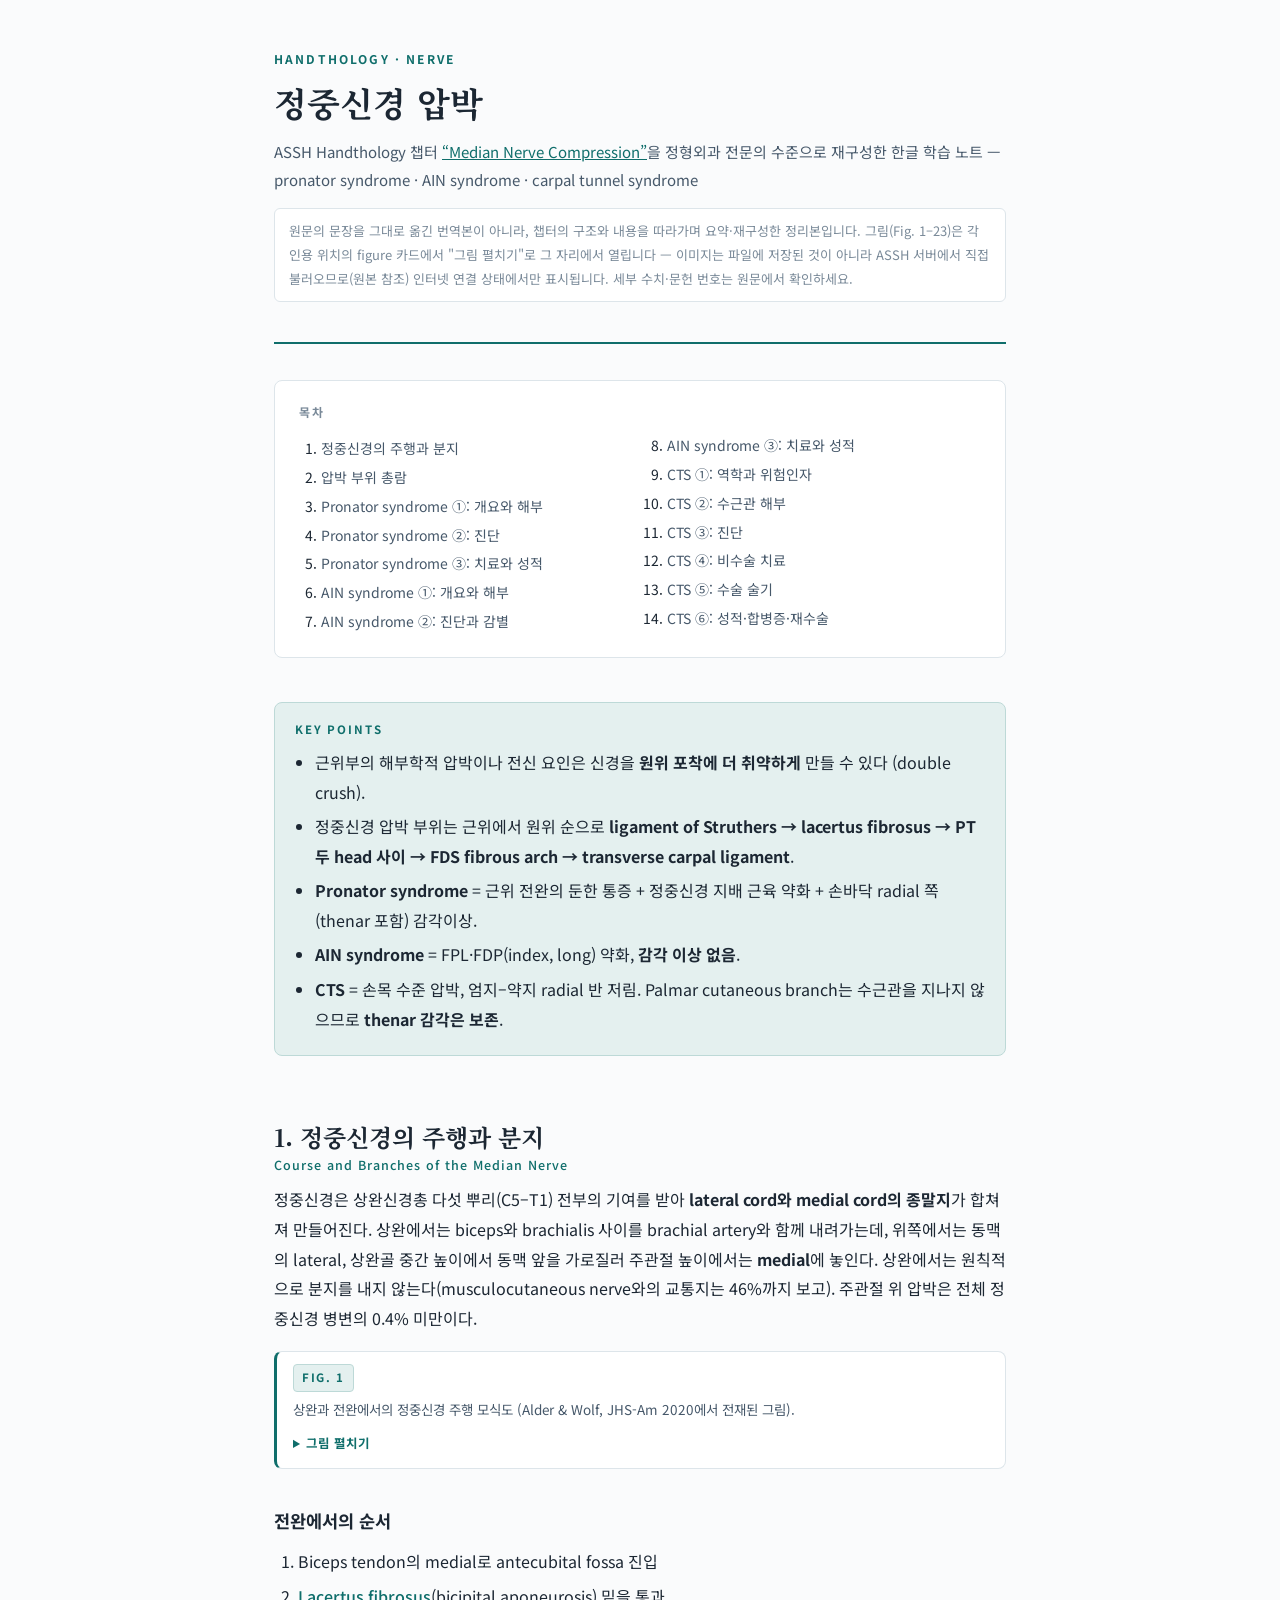
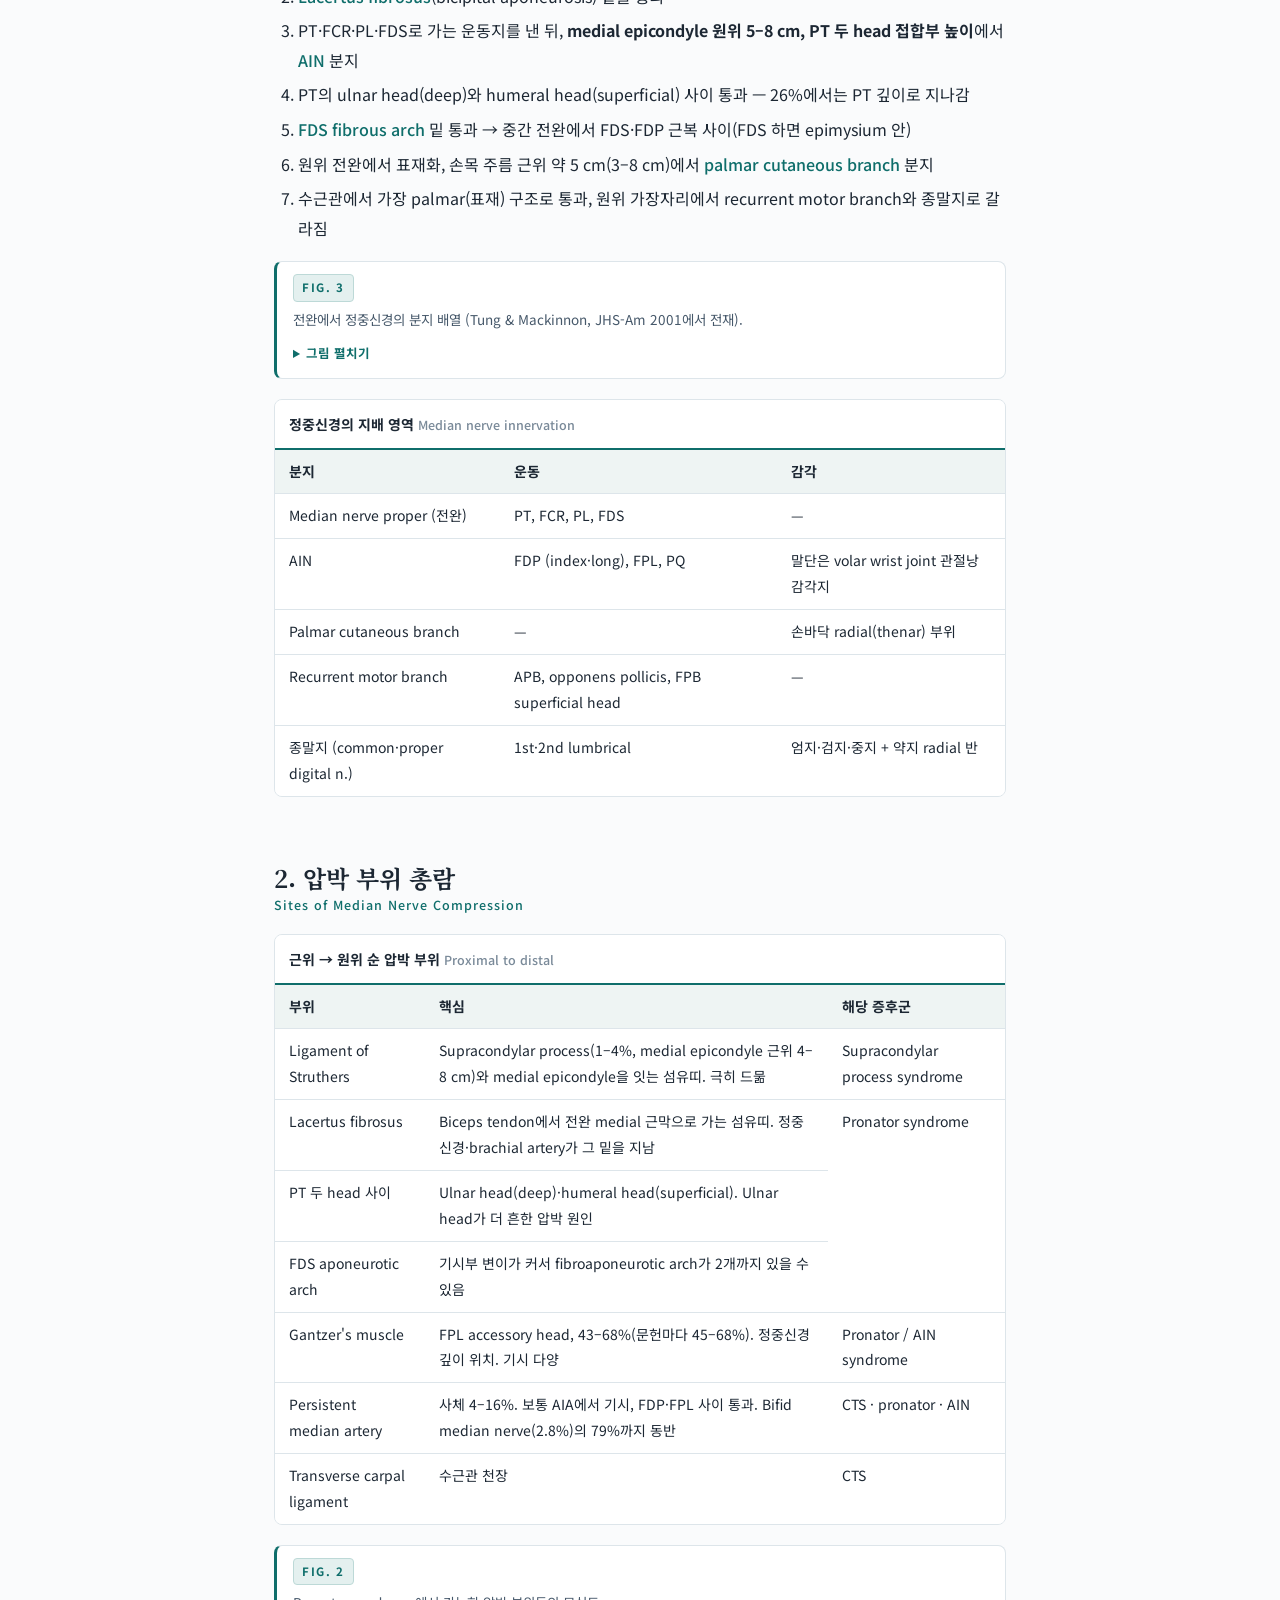
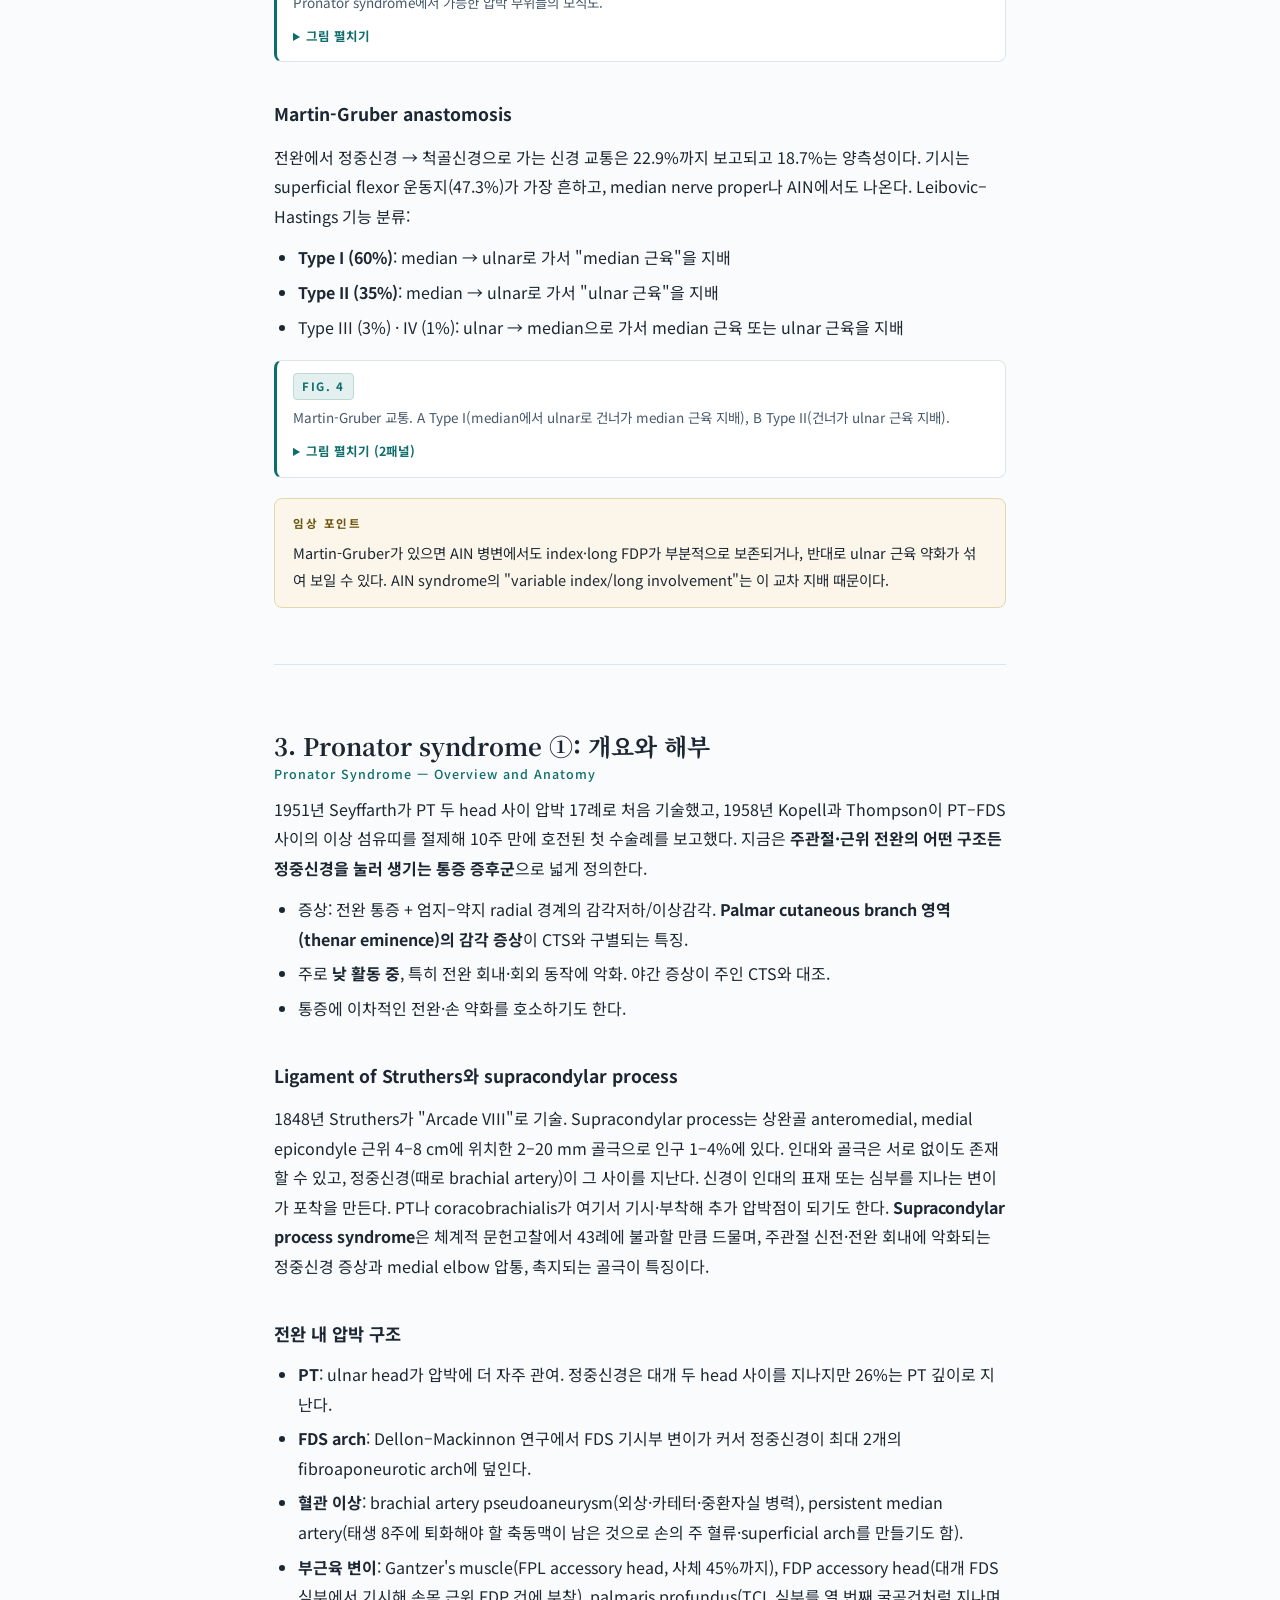
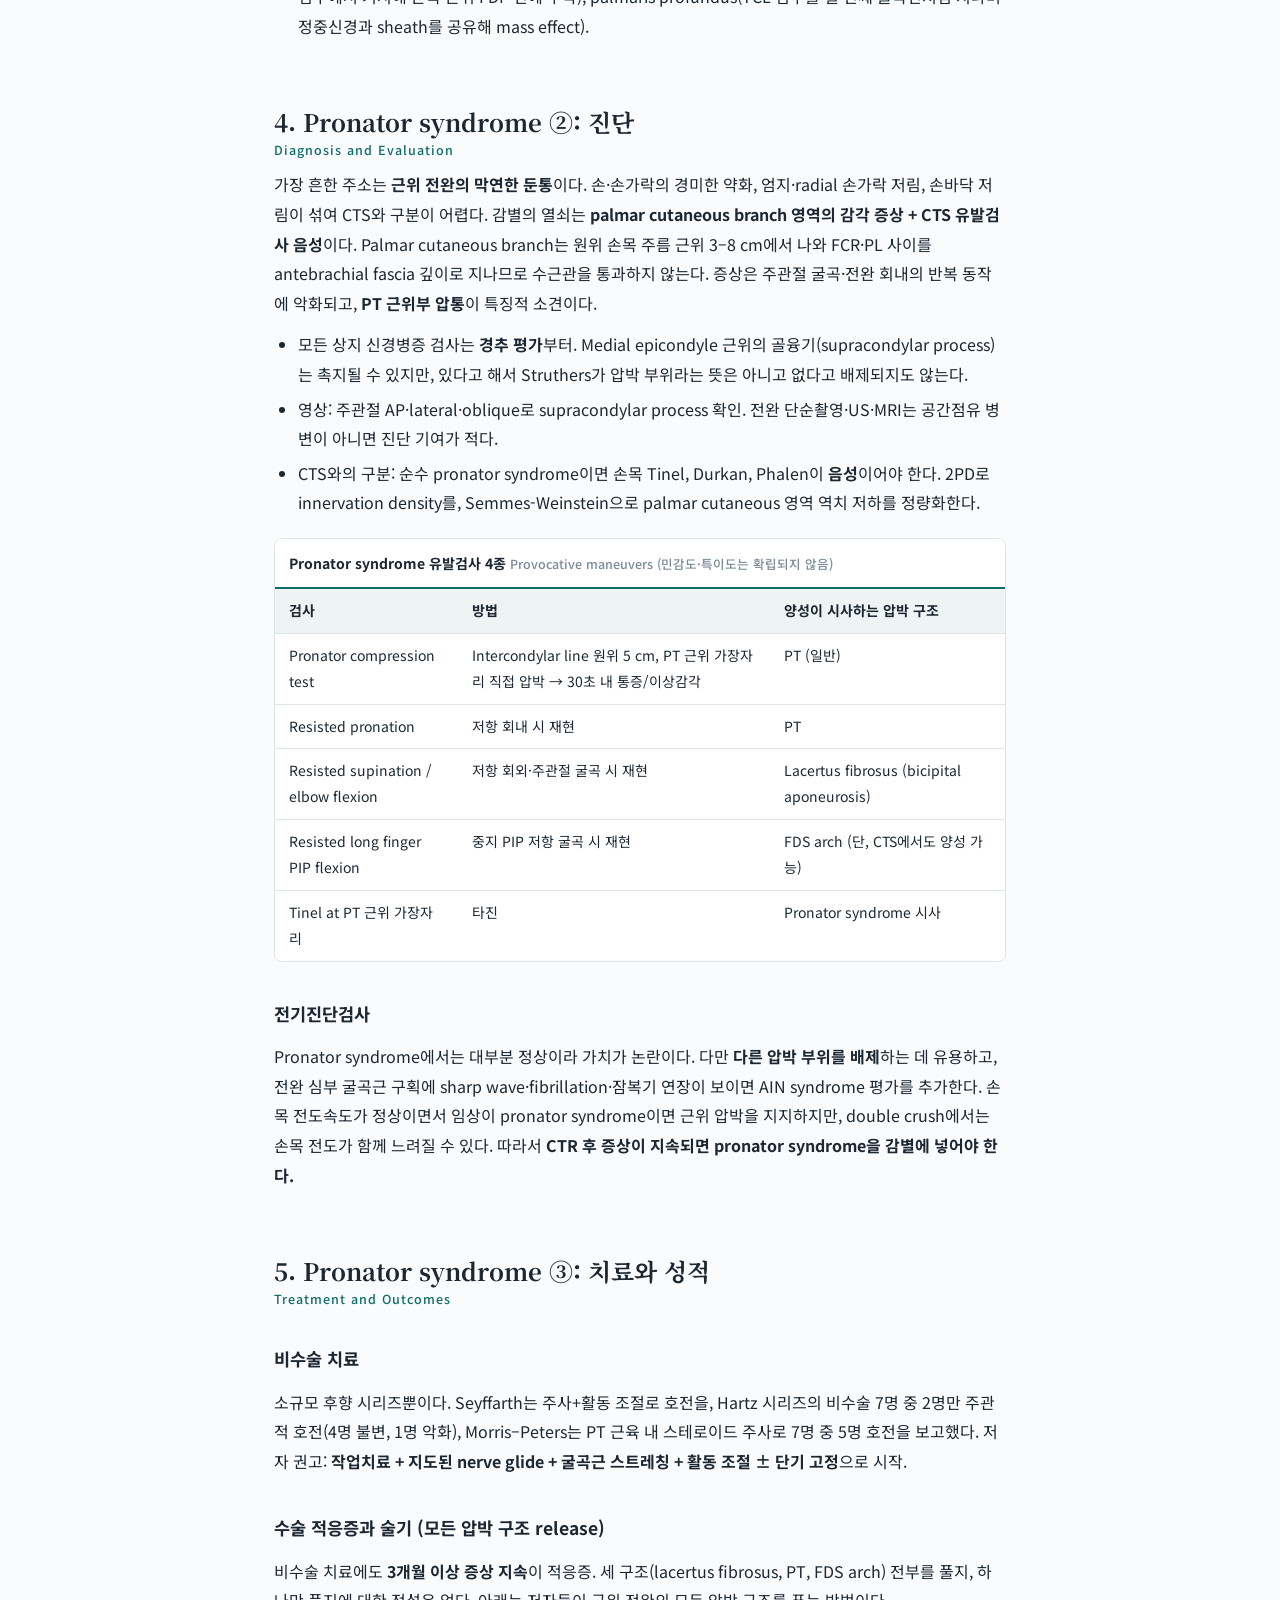
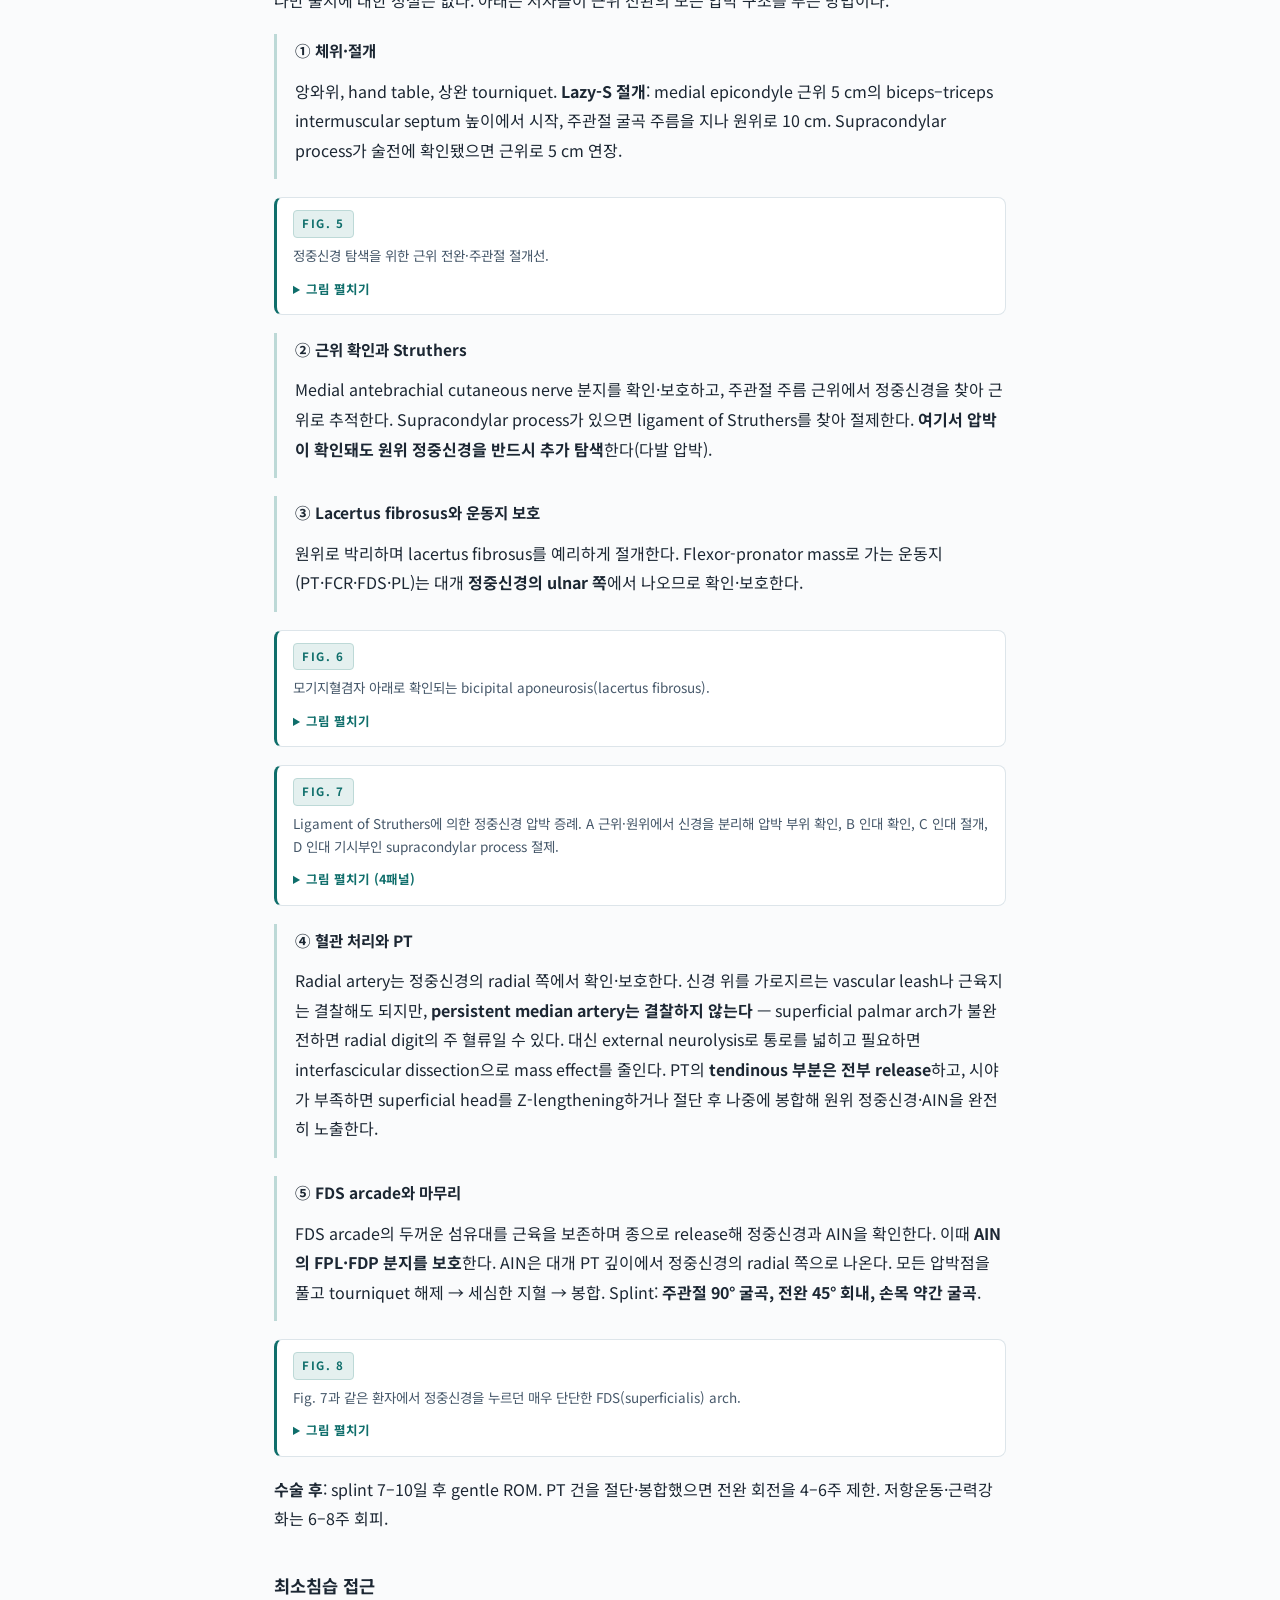
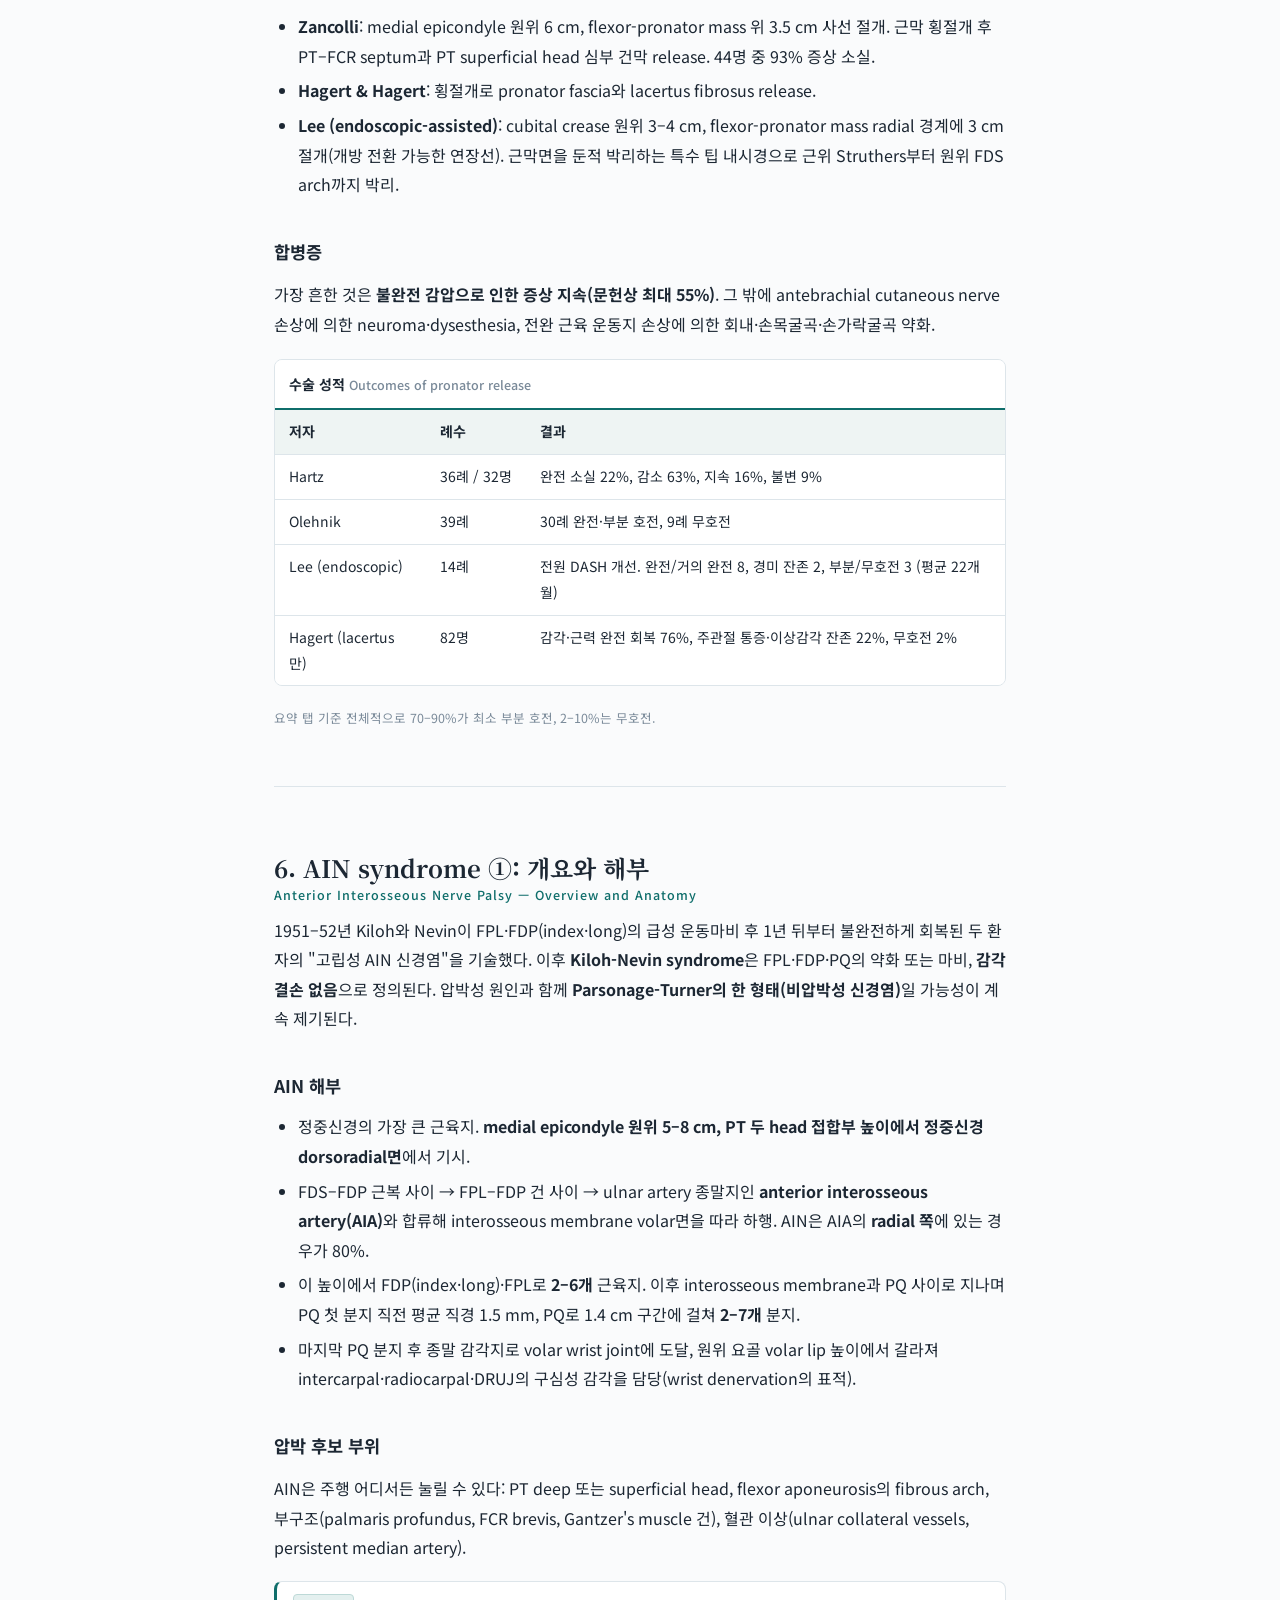
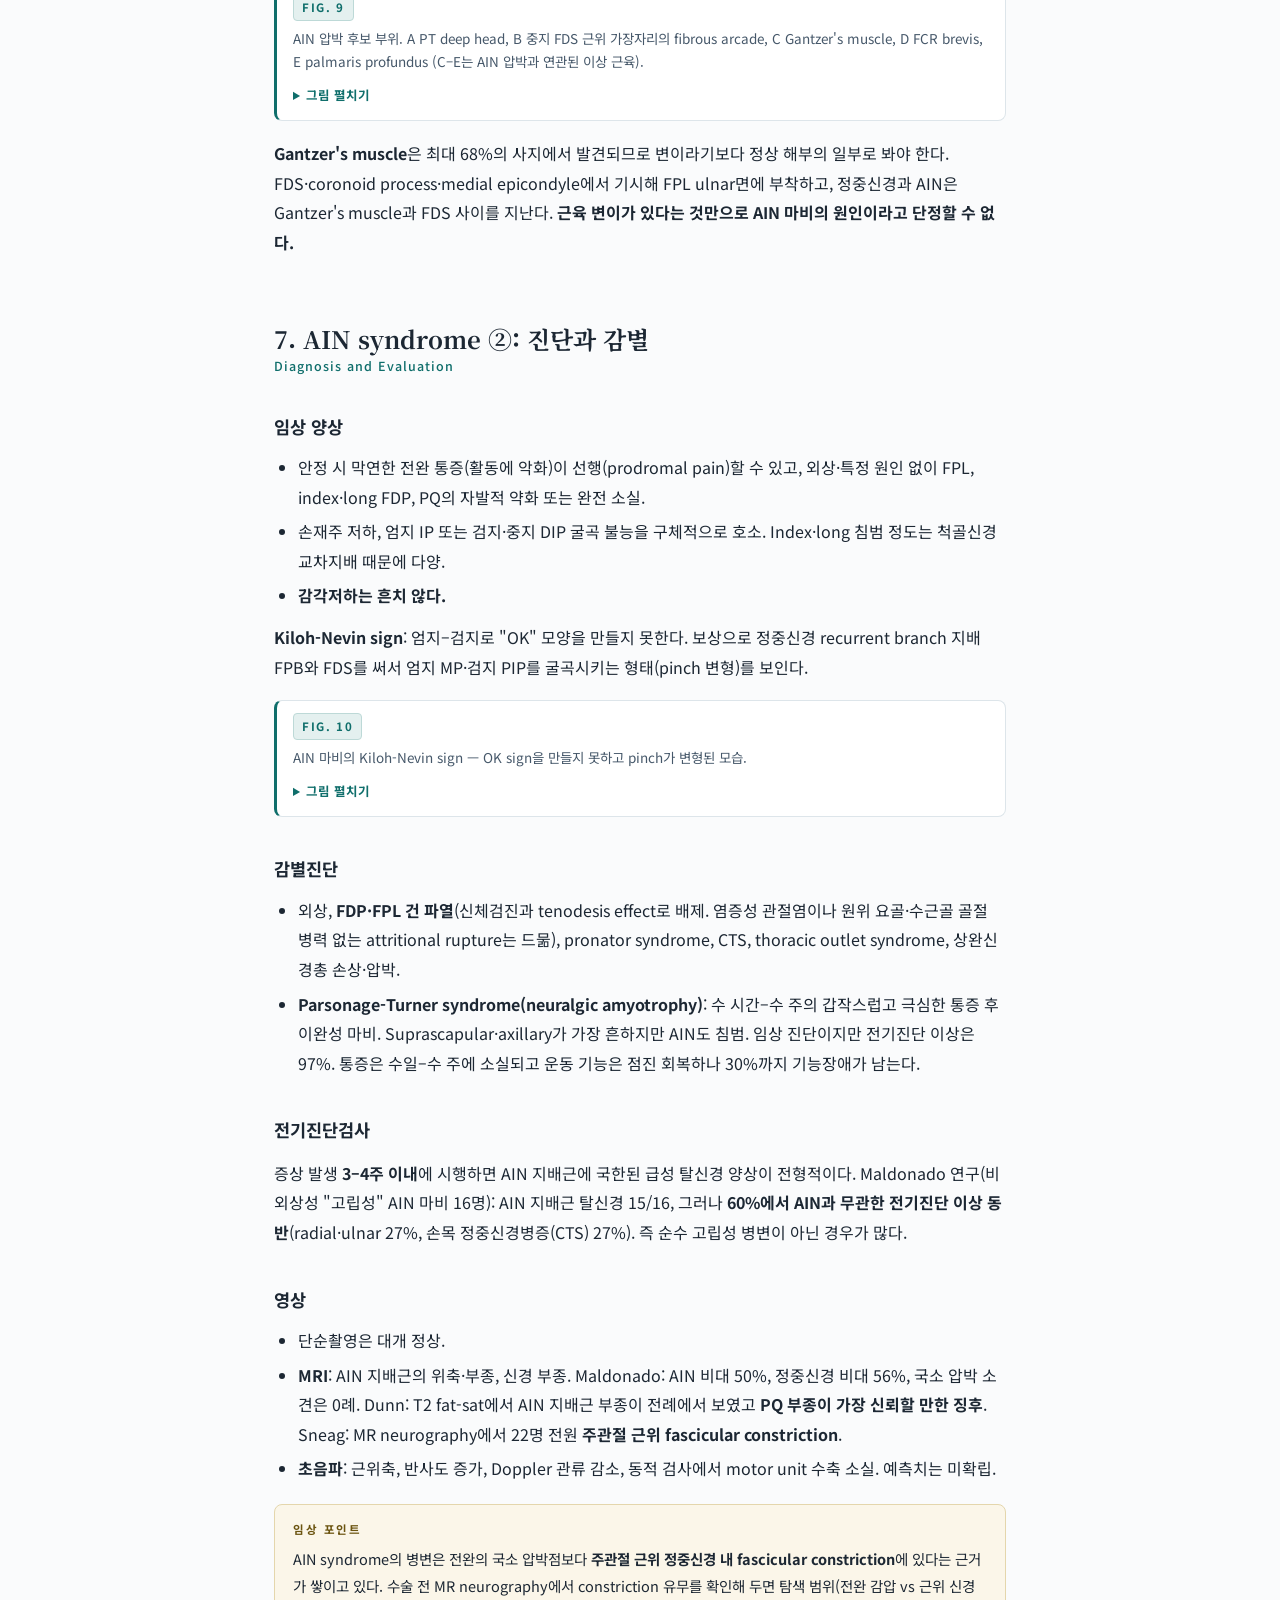
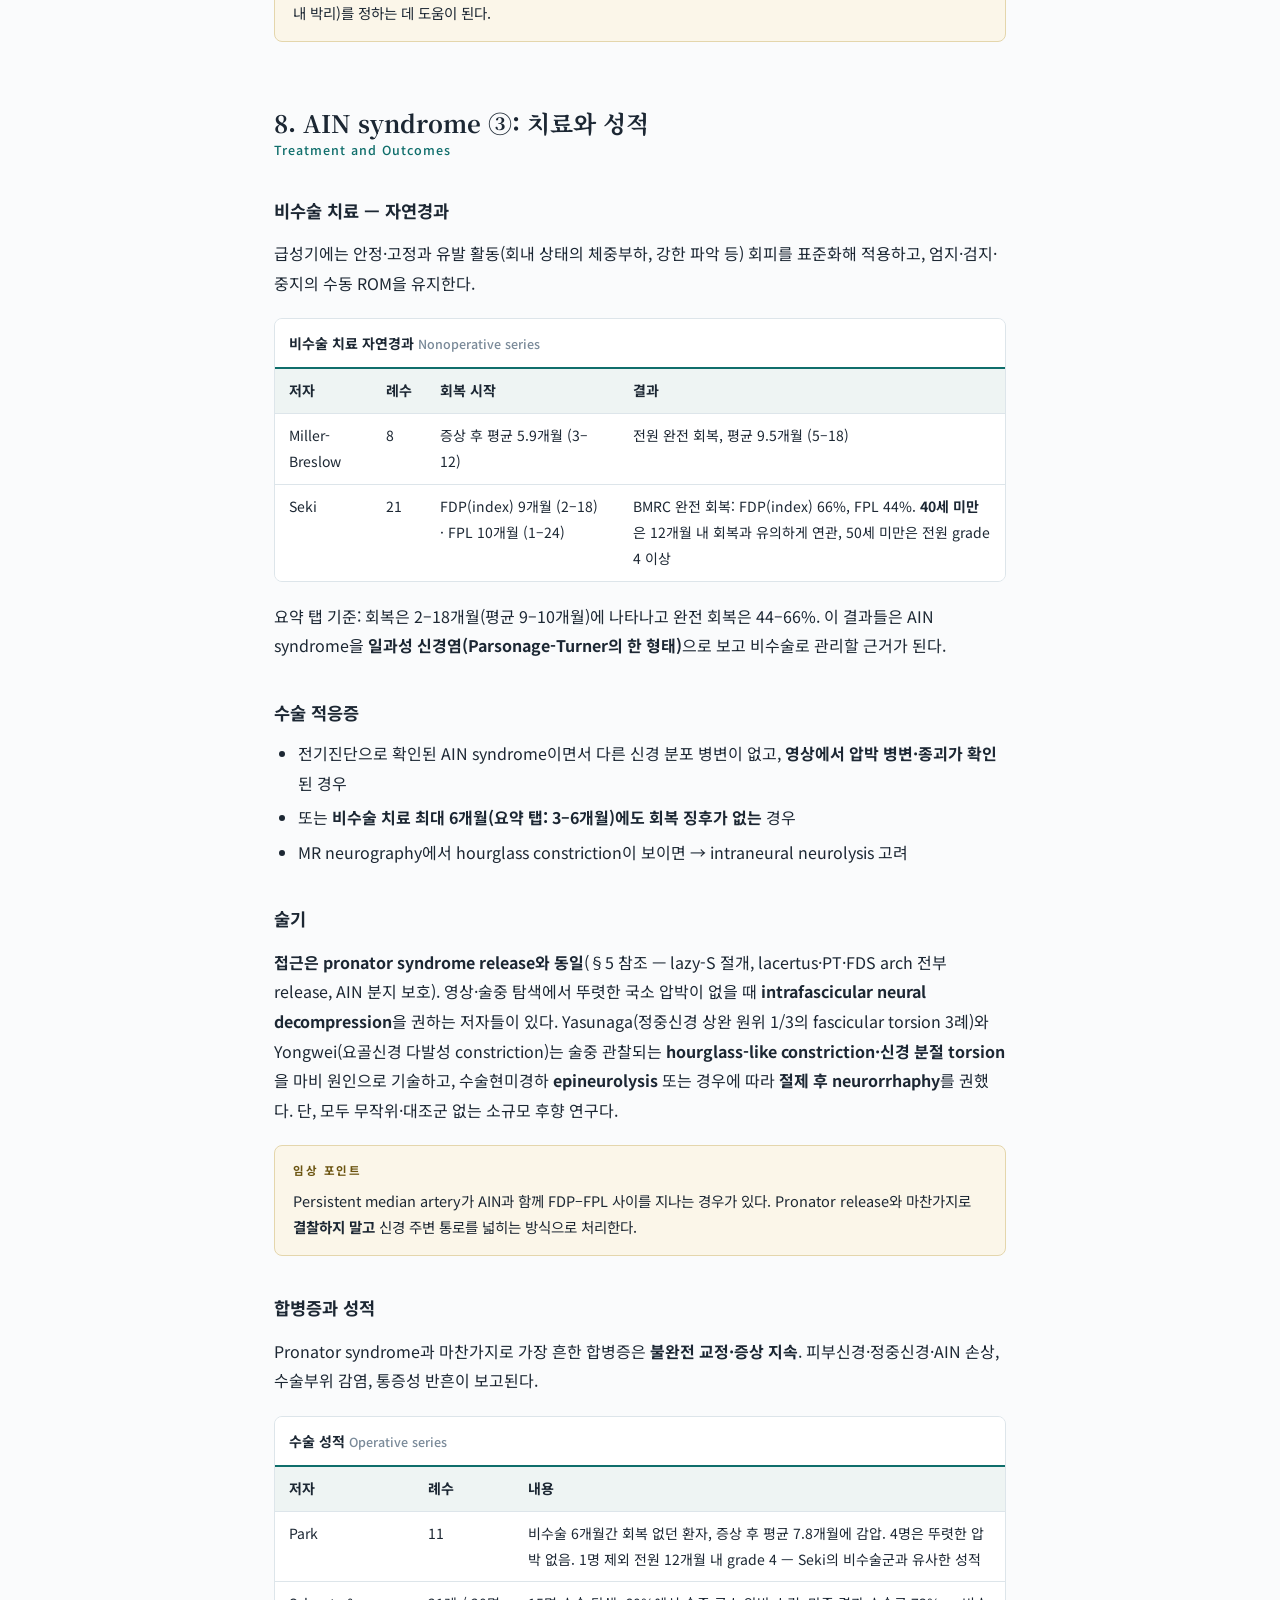
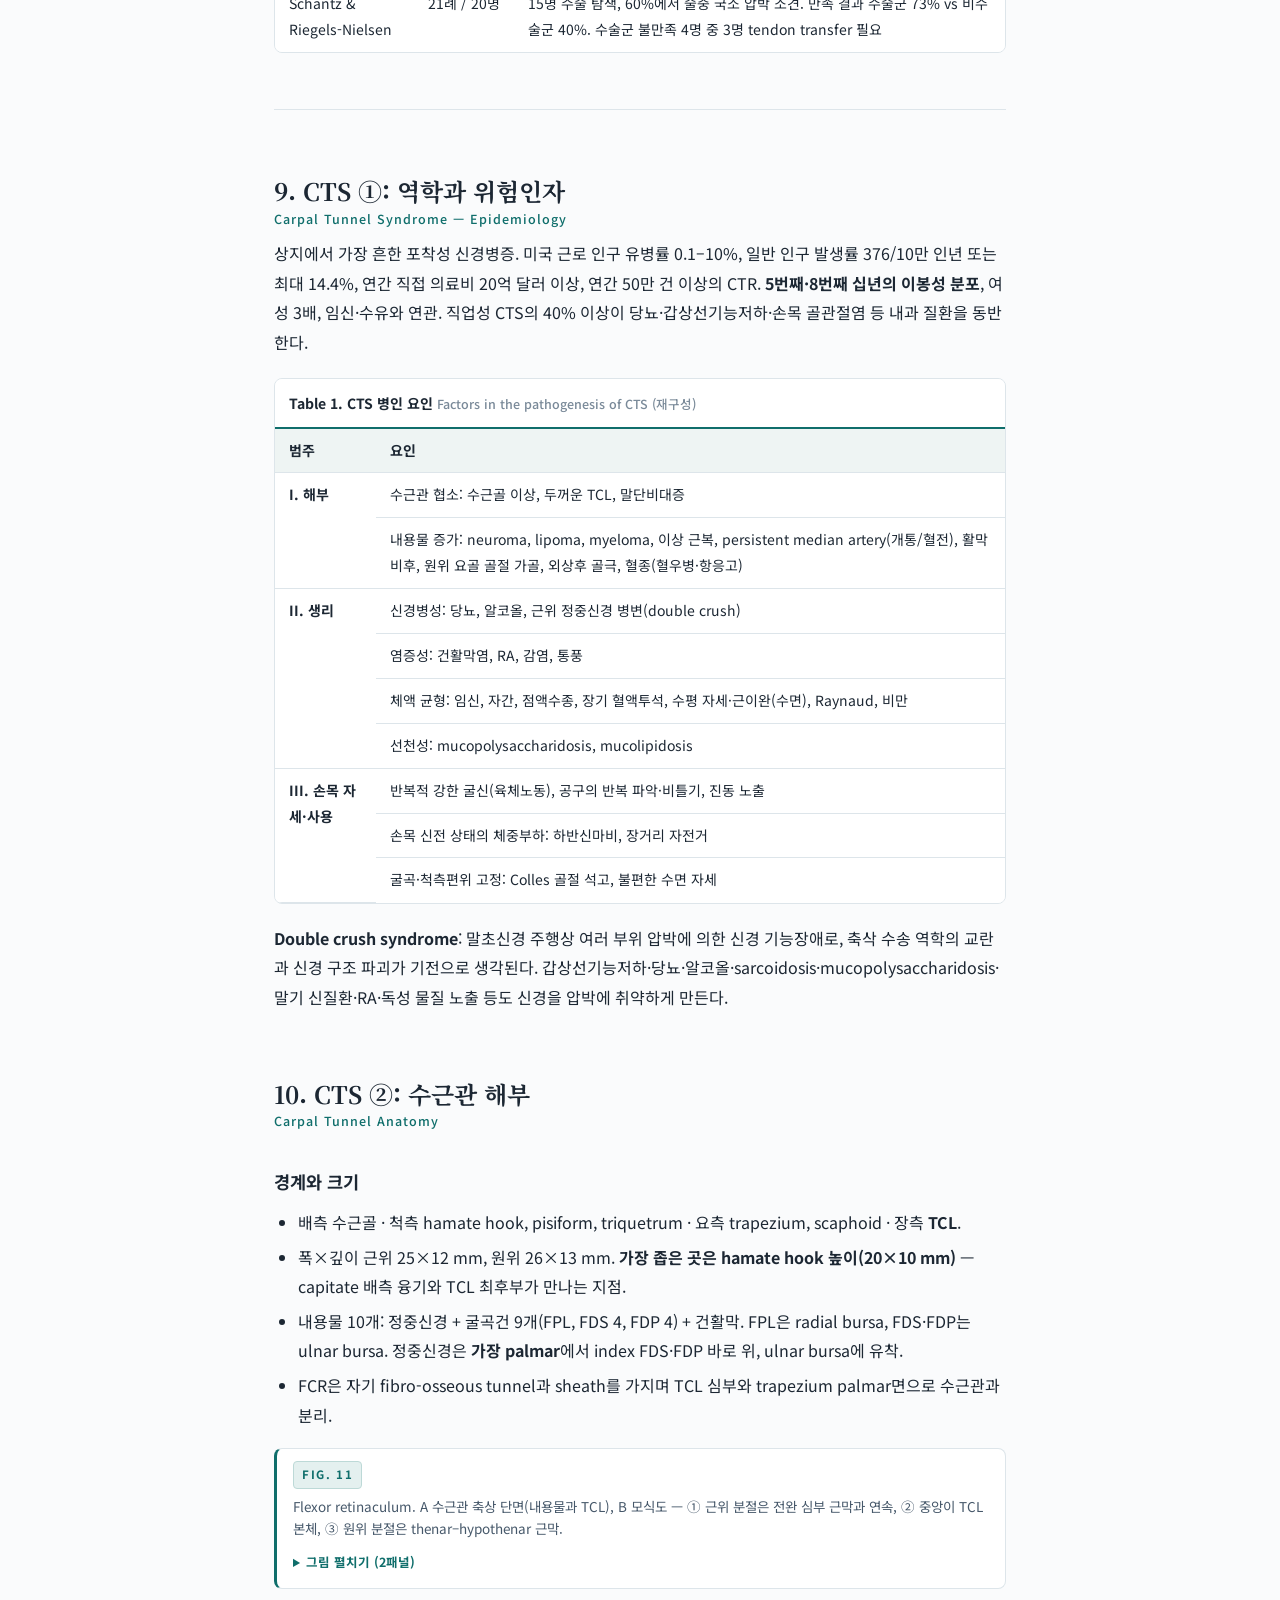
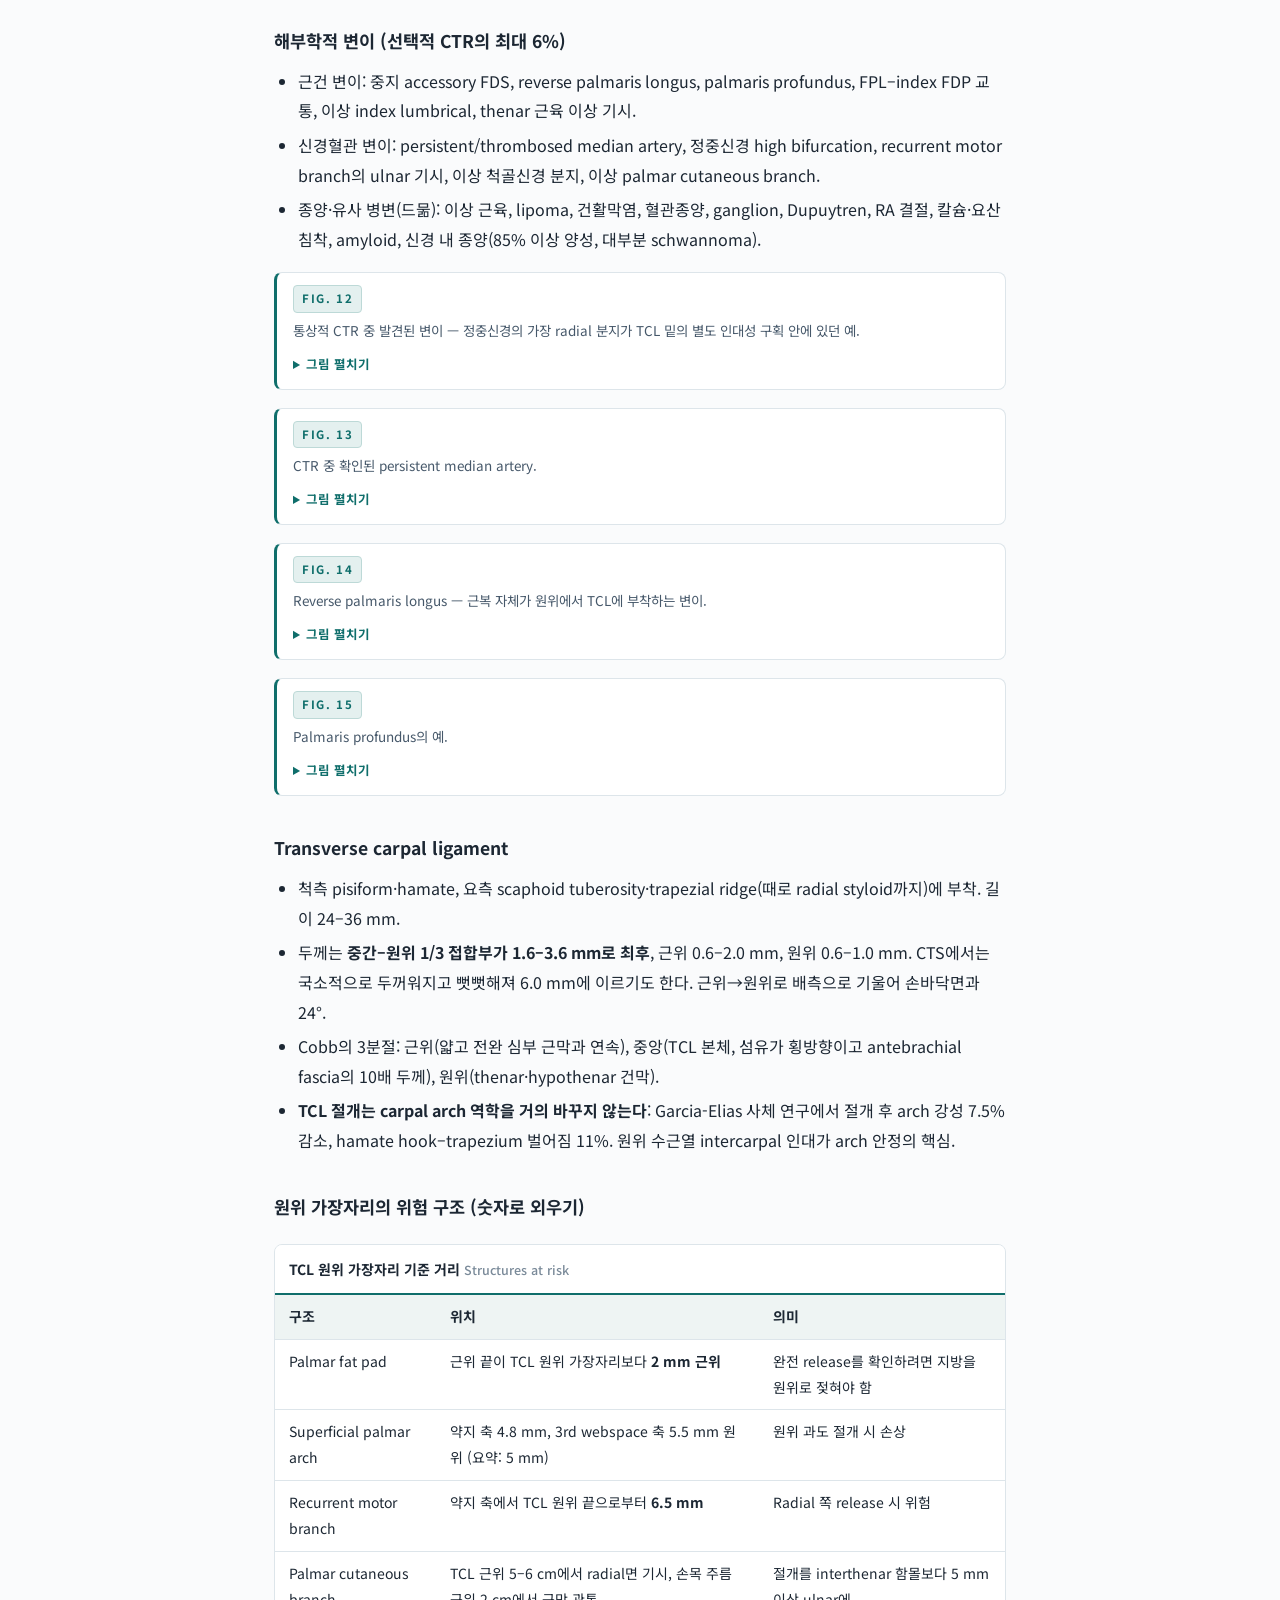
<file: median_nerve_compression_note.html>
<!doctype html>
<html lang="ko">
<meta charset="utf-8">
<meta name="viewport" content="width=device-width,initial-scale=1">
<meta name="robots" content="noindex">
<title>정중신경 압박 노트</title>
<link rel="stylesheet" href="https://fonts.googleapis.com/css2?family=Noto+Serif+KR:wght@600;700&family=Noto+Sans+KR:wght@400;500;700&display=swap">
<style>
:root{
  --ink:#1C2733; --ink-soft:#46586A; --ink-faint:#7A8A99;
  --ground:#FAFBFC; --panel:#FFFFFF; --line:#DDE5EA;
  --accent:#0F6E6B; --accent-soft:#E4F0EF; --accent-line:#BDD9D7;
  --pearl-bg:#FBF6E9; --pearl-line:#E4D6AC; --pearl-ink:#6B5410;
  --th-bg:#EEF4F3; --code-bg:#F1F4F6;
}
:root:not([data-theme="light"]){}
@media (prefers-color-scheme: dark){
  :root:not([data-theme="light"]){
    --ink:#E3EAEF; --ink-soft:#AEBECB; --ink-faint:#7E8FA0;
    --ground:#141A20; --panel:#1B232B; --line:#2C3843;
    --accent:#5FBDB8; --accent-soft:#1C2E2D; --accent-line:#2E4C4A;
    --pearl-bg:#272215; --pearl-line:#4A3F1E; --pearl-ink:#D9C273;
    --th-bg:#202A31; --code-bg:#222C34;
  }
}
:root[data-theme="dark"]{
  --ink:#E3EAEF; --ink-soft:#AEBECB; --ink-faint:#7E8FA0;
  --ground:#141A20; --panel:#1B232B; --line:#2C3843;
  --accent:#5FBDB8; --accent-soft:#1C2E2D; --accent-line:#2E4C4A;
  --pearl-bg:#272215; --pearl-line:#4A3F1E; --pearl-ink:#D9C273;
  --th-bg:#202A31; --code-bg:#222C34;
}
*{box-sizing:border-box}
body{background:var(--ground); color:var(--ink); font:16px/1.85 "Noto Sans KR",-apple-system,"Apple SD Gothic Neo",sans-serif; margin:0; -webkit-font-smoothing:antialiased}
.wrap{max-width:780px; margin:0 auto; padding:48px 24px 96px}
header.hero{border-bottom:2px solid var(--accent); padding-bottom:28px; margin-bottom:36px}
.eyebrow{font-size:12px; font-weight:700; letter-spacing:.18em; text-transform:uppercase; color:var(--accent); margin:0 0 10px}
h1{font-family:"Noto Serif KR",serif; font-size:34px; line-height:1.35; margin:0 0 12px; text-wrap:balance}
.sub{color:var(--ink-soft); font-size:15px; margin:0}
.sub a{color:var(--accent)}
.notice{font-size:13px; color:var(--ink-faint); margin-top:14px; padding:10px 14px; background:var(--panel); border:1px solid var(--line); border-radius:6px}
nav.toc{background:var(--panel); border:1px solid var(--line); border-radius:8px; padding:20px 24px; margin-bottom:44px}
nav.toc .toc-title{font-size:12px; font-weight:700; letter-spacing:.16em; color:var(--ink-faint); text-transform:uppercase; margin:0 0 10px}
nav.toc ol{margin:0; padding-left:22px; column-count:2; column-gap:32px; font-size:14px}
nav.toc li{margin:3px 0; break-inside:avoid}
nav.toc a{color:var(--ink-soft); text-decoration:none}
nav.toc a:hover, nav.toc a:focus{color:var(--accent); text-decoration:underline}
h2{font-family:"Noto Serif KR",serif; font-size:24px; line-height:1.4; margin:64px 0 6px; text-wrap:balance; scroll-margin-top:24px}
h2 .en{display:block; font-family:"Noto Sans KR",sans-serif; font-size:12.5px; font-weight:500; letter-spacing:.08em; color:var(--accent); margin-top:2px}
h3{font-size:17.5px; font-weight:700; margin:36px 0 4px; color:var(--ink)}
h3 .en{font-weight:500; font-size:13px; color:var(--ink-faint); margin-left:6px}
h4{font-size:15.5px; font-weight:700; margin:26px 0 2px}
p{margin:12px 0}
ul,ol{margin:10px 0; padding-left:24px}
li{margin:5px 0}
strong{font-weight:700}
em{font-style:normal; color:var(--accent); font-weight:500}
.term{color:var(--accent); font-weight:500}
.pearl{background:var(--pearl-bg); border:1px solid var(--pearl-line); border-radius:8px; padding:14px 18px; margin:20px 0; font-size:14.5px}
.pearl .label{display:block; font-size:11.5px; font-weight:700; letter-spacing:.16em; text-transform:uppercase; color:var(--pearl-ink); margin-bottom:6px}
.keybox{background:var(--accent-soft); border:1px solid var(--accent-line); border-radius:8px; padding:16px 20px; margin:22px 0}
.keybox .label{display:block; font-size:11.5px; font-weight:700; letter-spacing:.16em; text-transform:uppercase; color:var(--accent); margin-bottom:8px}
.keybox ul{margin:0; padding-left:20px}
.tbl-wrap{overflow-x:auto; margin:20px 0; border:1px solid var(--line); border-radius:8px}
table{border-collapse:collapse; width:100%; font-size:14px; background:var(--panel)}
caption{caption-side:top; text-align:left; font-weight:700; font-size:14px; padding:12px 14px 10px; background:var(--panel); border-bottom:2px solid var(--accent)}
caption .cap-en{font-weight:500; color:var(--ink-faint); font-size:12.5px}
th{background:var(--th-bg); text-align:left; font-weight:700; padding:9px 14px; border-bottom:1px solid var(--line); white-space:nowrap}
td{padding:9px 14px; border-bottom:1px solid var(--line); vertical-align:top}
tr:last-child td{border-bottom:none}
td.num, th.num{font-variant-numeric:tabular-nums; white-space:nowrap}
.figref{font-size:12.5px; color:var(--ink-faint)}
.fig{background:var(--panel); border:1px solid var(--line); border-left:3px solid var(--accent); border-radius:8px; padding:12px 16px 10px; margin:18px 0; font-size:13.5px; color:var(--ink-soft)}
.fig-head{display:flex; align-items:center; gap:10px; flex-wrap:wrap; margin-bottom:6px}
.fig-no{font-size:11.5px; font-weight:700; letter-spacing:.14em; text-transform:uppercase; color:var(--accent); background:var(--accent-soft); border:1px solid var(--accent-line); border-radius:4px; padding:2px 8px; white-space:nowrap}
.fig p{margin:2px 0 4px; line-height:1.7}
.divider{border:none; border-top:1px solid var(--line); margin:56px 0}
.step{border-left:3px solid var(--accent-line); padding:2px 0 2px 18px; margin:18px 0}
.step h4{margin-top:0}
footer{margin-top:72px; padding-top:20px; border-top:1px solid var(--line); font-size:13px; color:var(--ink-faint)}
@media (max-width:640px){ nav.toc ol{column-count:1} h1{font-size:27px} h2{font-size:21px} }
@media (prefers-reduced-motion: no-preference){ html{scroll-behavior:smooth} }

.fig-toggle{margin-top:6px}
.fig-toggle summary{cursor:pointer; font-size:12.5px; font-weight:700; color:var(--accent); padding:4px 0; user-select:none}
.fig-toggle summary:hover{text-decoration:underline}
.fig-imgs{display:flex; flex-wrap:wrap; gap:12px; padding:10px 0 4px; align-items:flex-start}
.fig-imgs figure{margin:0; text-align:center}
.fig-imgs img{max-width:280px; height:auto; border:1px solid var(--line); border-radius:6px; background:#fff; display:block}
.fig-imgs figcaption{font-size:11.5px; font-weight:700; color:var(--ink-faint); margin-top:4px; letter-spacing:.08em}
</style>
<div class="wrap">

<header class="hero">
  <p class="eyebrow">Handthology · Nerve</p>
  <h1>정중신경 압박</h1>
  <p class="sub">ASSH Handthology 챕터 <a href="https://handthology.assh.org/chapters/nerve/median-nerve-compression" target="_blank" rel="noopener">“Median Nerve Compression”</a>을 정형외과 전문의 수준으로 재구성한 한글 학습 노트 — pronator syndrome · AIN syndrome · carpal tunnel syndrome</p>
  <p class="notice">원문의 문장을 그대로 옮긴 번역본이 아니라, 챕터의 구조와 내용을 따라가며 요약·재구성한 정리본입니다. 그림(Fig. 1–23)은 각 인용 위치의 figure 카드에서 "그림 펼치기"로 그 자리에서 열립니다 — 이미지는 파일에 저장된 것이 아니라 ASSH 서버에서 직접 불러오므로(원본 참조) 인터넷 연결 상태에서만 표시됩니다. 세부 수치·문헌 번호는 원문에서 확인하세요.</p>
</header>

<nav class="toc" aria-label="목차">
  <p class="toc-title">목차</p>
  <ol>
    <li><a href="#course">정중신경의 주행과 분지</a></li>
    <li><a href="#sites">압박 부위 총람</a></li>
    <li><a href="#ps-anatomy">Pronator syndrome ①: 개요와 해부</a></li>
    <li><a href="#ps-dx">Pronator syndrome ②: 진단</a></li>
    <li><a href="#ps-tx">Pronator syndrome ③: 치료와 성적</a></li>
    <li><a href="#ain-anatomy">AIN syndrome ①: 개요와 해부</a></li>
    <li><a href="#ain-dx">AIN syndrome ②: 진단과 감별</a></li>
    <li><a href="#ain-tx">AIN syndrome ③: 치료와 성적</a></li>
    <li><a href="#cts-epi">CTS ①: 역학과 위험인자</a></li>
    <li><a href="#cts-anatomy">CTS ②: 수근관 해부</a></li>
    <li><a href="#cts-dx">CTS ③: 진단</a></li>
    <li><a href="#cts-nonop">CTS ④: 비수술 치료</a></li>
    <li><a href="#cts-op">CTS ⑤: 수술 술기</a></li>
    <li><a href="#cts-outcome">CTS ⑥: 성적·합병증·재수술</a></li>
  </ol>
</nav>

<div class="keybox">
  <span class="label">Key Points</span>
  <ul>
    <li>근위부의 해부학적 압박이나 전신 요인은 신경을 <strong>원위 포착에 더 취약하게</strong> 만들 수 있다 (double crush).</li>
    <li>정중신경 압박 부위는 근위에서 원위 순으로 <strong>ligament of Struthers → lacertus fibrosus → PT 두 head 사이 → FDS fibrous arch → transverse carpal ligament</strong>.</li>
    <li><strong>Pronator syndrome</strong> = 근위 전완의 둔한 통증 + 정중신경 지배 근육 약화 + 손바닥 radial 쪽(thenar 포함) 감각이상.</li>
    <li><strong>AIN syndrome</strong> = FPL·FDP(index, long) 약화, <strong>감각 이상 없음</strong>.</li>
    <li><strong>CTS</strong> = 손목 수준 압박, 엄지–약지 radial 반 저림. Palmar cutaneous branch는 수근관을 지나지 않으므로 <strong>thenar 감각은 보존</strong>.</li>
  </ul>
</div>

<h2 id="course">1. 정중신경의 주행과 분지<span class="en">Course and Branches of the Median Nerve</span></h2>
<p>정중신경은 상완신경총 다섯 뿌리(C5–T1) 전부의 기여를 받아 <strong>lateral cord와 medial cord의 종말지</strong>가 합쳐져 만들어진다. 상완에서는 biceps와 brachialis 사이를 brachial artery와 함께 내려가는데, 위쪽에서는 동맥의 lateral, 상완골 중간 높이에서 동맥 앞을 가로질러 주관절 높이에서는 <strong>medial</strong>에 놓인다. 상완에서는 원칙적으로 분지를 내지 않는다(musculocutaneous nerve와의 교통지는 46%까지 보고). 주관절 위 압박은 전체 정중신경 병변의 0.4% 미만이다.</p>
<div class="fig">
  <div class="fig-head"><span class="fig-no">Fig. 1</span></div>
  <p>상완과 전완에서의 정중신경 주행 모식도 (Alder &amp; Wolf, JHS-Am 2020에서 전재된 그림).</p>
  <details class="fig-toggle"><summary>그림 펼치기</summary><div class="fig-imgs"><figure><img src="https://imagedelivery.net/blMWfsmr_4sXzJSy32i8Fg/c0e9fff6-bab6-4c4d-a086-1df206c48800/gamma=0" alt="Fig 1" loading="lazy"></figure></div></details>
</div>

<h3>전완에서의 순서</h3>
<ol>
  <li>Biceps tendon의 medial로 antecubital fossa 진입</li>
  <li><span class="term">Lacertus fibrosus</span>(bicipital aponeurosis) 밑을 통과</li>
  <li>PT·FCR·PL·FDS로 가는 운동지를 낸 뒤, <strong>medial epicondyle 원위 5–8 cm, PT 두 head 접합부 높이</strong>에서 <span class="term">AIN</span> 분지</li>
  <li>PT의 ulnar head(deep)와 humeral head(superficial) 사이 통과 — 26%에서는 PT 깊이로 지나감</li>
  <li><span class="term">FDS fibrous arch</span> 밑 통과 → 중간 전완에서 FDS·FDP 근복 사이(FDS 하면 epimysium 안)</li>
  <li>원위 전완에서 표재화, 손목 주름 근위 약 5 cm(3–8 cm)에서 <span class="term">palmar cutaneous branch</span> 분지</li>
  <li>수근관에서 가장 palmar(표재) 구조로 통과, 원위 가장자리에서 recurrent motor branch와 종말지로 갈라짐</li>
</ol>
<div class="fig">
  <div class="fig-head"><span class="fig-no">Fig. 3</span></div>
  <p>전완에서 정중신경의 분지 배열 (Tung &amp; Mackinnon, JHS-Am 2001에서 전재).</p>
  <details class="fig-toggle"><summary>그림 펼치기</summary><div class="fig-imgs"><figure><img src="https://imagedelivery.net/blMWfsmr_4sXzJSy32i8Fg/b19e20f2-9672-425c-95ce-65168a1bab00/gamma=0" alt="Fig 3" loading="lazy"></figure></div></details>
</div>

<div class="tbl-wrap">
<table>
  <caption>정중신경의 지배 영역 <span class="cap-en">Median nerve innervation</span></caption>
  <thead><tr><th>분지</th><th>운동</th><th>감각</th></tr></thead>
  <tbody>
    <tr><td>Median nerve proper (전완)</td><td>PT, FCR, PL, FDS</td><td>—</td></tr>
    <tr><td>AIN</td><td>FDP (index·long), FPL, PQ</td><td>말단은 volar wrist joint 관절낭 감각지</td></tr>
    <tr><td>Palmar cutaneous branch</td><td>—</td><td>손바닥 radial(thenar) 부위</td></tr>
    <tr><td>Recurrent motor branch</td><td>APB, opponens pollicis, FPB superficial head</td><td>—</td></tr>
    <tr><td>종말지 (common·proper digital n.)</td><td>1st·2nd lumbrical</td><td>엄지·검지·중지 + 약지 radial 반</td></tr>
  </tbody>
</table>
</div>

<h2 id="sites">2. 압박 부위 총람<span class="en">Sites of Median Nerve Compression</span></h2>
<div class="tbl-wrap">
<table>
  <caption>근위 → 원위 순 압박 부위 <span class="cap-en">Proximal to distal</span></caption>
  <thead><tr><th>부위</th><th>핵심</th><th>해당 증후군</th></tr></thead>
  <tbody>
    <tr><td>Ligament of Struthers</td><td>Supracondylar process(1–4%, medial epicondyle 근위 4–8 cm)와 medial epicondyle을 잇는 섬유띠. 극히 드묾</td><td>Supracondylar process syndrome</td></tr>
    <tr><td>Lacertus fibrosus</td><td>Biceps tendon에서 전완 medial 근막으로 가는 섬유띠. 정중신경·brachial artery가 그 밑을 지남</td><td rowspan="3">Pronator syndrome</td></tr>
    <tr><td>PT 두 head 사이</td><td>Ulnar head(deep)·humeral head(superficial). Ulnar head가 더 흔한 압박 원인</td></tr>
    <tr><td>FDS aponeurotic arch</td><td>기시부 변이가 커서 fibroaponeurotic arch가 2개까지 있을 수 있음</td></tr>
    <tr><td>Gantzer's muscle</td><td>FPL accessory head, 43–68%(문헌마다 45–68%). 정중신경 깊이 위치. 기시 다양</td><td>Pronator / AIN syndrome</td></tr>
    <tr><td>Persistent median artery</td><td>사체 4–16%. 보통 AIA에서 기시, FDP·FPL 사이 통과. Bifid median nerve(2.8%)의 79%까지 동반</td><td>CTS · pronator · AIN</td></tr>
    <tr><td>Transverse carpal ligament</td><td>수근관 천장</td><td>CTS</td></tr>
  </tbody>
</table>
</div>
<div class="fig">
  <div class="fig-head"><span class="fig-no">Fig. 2</span></div>
  <p>Pronator syndrome에서 가능한 압박 부위들의 모식도.</p>
  <details class="fig-toggle"><summary>그림 펼치기</summary><div class="fig-imgs"><figure><img src="https://imagedelivery.net/blMWfsmr_4sXzJSy32i8Fg/1580846a-53fc-439b-e3b1-03d1fbf08300/gamma=0" alt="Fig 2" loading="lazy"></figure></div></details>
</div>

<h3>Martin-Gruber anastomosis</h3>
<p>전완에서 정중신경 → 척골신경으로 가는 신경 교통은 22.9%까지 보고되고 18.7%는 양측성이다. 기시는 superficial flexor 운동지(47.3%)가 가장 흔하고, median nerve proper나 AIN에서도 나온다. Leibovic–Hastings 기능 분류:</p>
<ul>
  <li><strong>Type I (60%)</strong>: median → ulnar로 가서 "median 근육"을 지배</li>
  <li><strong>Type II (35%)</strong>: median → ulnar로 가서 "ulnar 근육"을 지배</li>
  <li>Type III (3%) · IV (1%): ulnar → median으로 가서 median 근육 또는 ulnar 근육을 지배</li>
</ul>
<div class="fig">
  <div class="fig-head"><span class="fig-no">Fig. 4</span></div>
  <p>Martin-Gruber 교통. A Type I(median에서 ulnar로 건너가 median 근육 지배), B Type II(건너가 ulnar 근육 지배).</p>
  <details class="fig-toggle"><summary>그림 펼치기 (2패널)</summary><div class="fig-imgs"><figure><img src="https://imagedelivery.net/blMWfsmr_4sXzJSy32i8Fg/c51e20d1-64df-43ca-61b7-cd8ce93bd800/gamma=0" alt="Fig 4 A" loading="lazy"><figcaption>A</figcaption></figure><figure><img src="https://imagedelivery.net/blMWfsmr_4sXzJSy32i8Fg/27e91ce2-96a9-4daa-4110-ffbe3640ff00/gamma=0" alt="Fig 4 B" loading="lazy"><figcaption>B</figcaption></figure></div></details>
</div>
<div class="pearl"><span class="label">임상 포인트</span>Martin-Gruber가 있으면 AIN 병변에서도 index·long FDP가 부분적으로 보존되거나, 반대로 ulnar 근육 약화가 섞여 보일 수 있다. AIN syndrome의 "variable index/long involvement"는 이 교차 지배 때문이다.</div>

<hr class="divider">

<h2 id="ps-anatomy">3. Pronator syndrome ①: 개요와 해부<span class="en">Pronator Syndrome — Overview and Anatomy</span></h2>
<p>1951년 Seyffarth가 PT 두 head 사이 압박 17례로 처음 기술했고, 1958년 Kopell과 Thompson이 PT–FDS 사이의 이상 섬유띠를 절제해 10주 만에 호전된 첫 수술례를 보고했다. 지금은 <strong>주관절·근위 전완의 어떤 구조든 정중신경을 눌러 생기는 통증 증후군</strong>으로 넓게 정의한다.</p>
<ul>
  <li>증상: 전완 통증 + 엄지–약지 radial 경계의 감각저하/이상감각. <strong>Palmar cutaneous branch 영역(thenar eminence)의 감각 증상</strong>이 CTS와 구별되는 특징.</li>
  <li>주로 <strong>낮 활동 중</strong>, 특히 전완 회내·회외 동작에 악화. 야간 증상이 주인 CTS와 대조.</li>
  <li>통증에 이차적인 전완·손 약화를 호소하기도 한다.</li>
</ul>

<h3>Ligament of Struthers와 supracondylar process</h3>
<p>1848년 Struthers가 "Arcade VIII"로 기술. Supracondylar process는 상완골 anteromedial, medial epicondyle 근위 4–8 cm에 위치한 2–20 mm 골극으로 인구 1–4%에 있다. 인대와 골극은 서로 없이도 존재할 수 있고, 정중신경(때로 brachial artery)이 그 사이를 지난다. 신경이 인대의 표재 또는 심부를 지나는 변이가 포착을 만든다. PT나 coracobrachialis가 여기서 기시·부착해 추가 압박점이 되기도 한다. <strong>Supracondylar process syndrome</strong>은 체계적 문헌고찰에서 43례에 불과할 만큼 드물며, 주관절 신전·전완 회내에 악화되는 정중신경 증상과 medial elbow 압통, 촉지되는 골극이 특징이다.</p>

<h3>전완 내 압박 구조</h3>
<ul>
  <li><strong>PT</strong>: ulnar head가 압박에 더 자주 관여. 정중신경은 대개 두 head 사이를 지나지만 26%는 PT 깊이로 지난다.</li>
  <li><strong>FDS arch</strong>: Dellon–Mackinnon 연구에서 FDS 기시부 변이가 커서 정중신경이 최대 2개의 fibroaponeurotic arch에 덮인다.</li>
  <li><strong>혈관 이상</strong>: brachial artery pseudoaneurysm(외상·카테터·중환자실 병력), persistent median artery(태생 8주에 퇴화해야 할 축동맥이 남은 것으로 손의 주 혈류·superficial arch를 만들기도 함).</li>
  <li><strong>부근육 변이</strong>: Gantzer's muscle(FPL accessory head, 사체 45%까지), FDP accessory head(대개 FDS 심부에서 기시해 손목 근위 FDP 건에 부착), palmaris profundus(TCL 심부를 열 번째 굴곡건처럼 지나며 정중신경과 sheath를 공유해 mass effect).</li>
</ul>

<h2 id="ps-dx">4. Pronator syndrome ②: 진단<span class="en">Diagnosis and Evaluation</span></h2>
<p>가장 흔한 주소는 <strong>근위 전완의 막연한 둔통</strong>이다. 손·손가락의 경미한 약화, 엄지·radial 손가락 저림, 손바닥 저림이 섞여 CTS와 구분이 어렵다. 감별의 열쇠는 <strong>palmar cutaneous branch 영역의 감각 증상 + CTS 유발검사 음성</strong>이다. Palmar cutaneous branch는 원위 손목 주름 근위 3–8 cm에서 나와 FCR·PL 사이를 antebrachial fascia 깊이로 지나므로 수근관을 통과하지 않는다. 증상은 주관절 굴곡·전완 회내의 반복 동작에 악화되고, <strong>PT 근위부 압통</strong>이 특징적 소견이다.</p>
<ul>
  <li>모든 상지 신경병증 검사는 <strong>경추 평가</strong>부터. Medial epicondyle 근위의 골융기(supracondylar process)는 촉지될 수 있지만, 있다고 해서 Struthers가 압박 부위라는 뜻은 아니고 없다고 배제되지도 않는다.</li>
  <li>영상: 주관절 AP·lateral·oblique로 supracondylar process 확인. 전완 단순촬영·US·MRI는 공간점유 병변이 아니면 진단 기여가 적다.</li>
  <li>CTS와의 구분: 순수 pronator syndrome이면 손목 Tinel, Durkan, Phalen이 <strong>음성</strong>이어야 한다. 2PD로 innervation density를, Semmes-Weinstein으로 palmar cutaneous 영역 역치 저하를 정량화한다.</li>
</ul>

<div class="tbl-wrap">
<table>
  <caption>Pronator syndrome 유발검사 4종 <span class="cap-en">Provocative maneuvers (민감도·특이도는 확립되지 않음)</span></caption>
  <thead><tr><th>검사</th><th>방법</th><th>양성이 시사하는 압박 구조</th></tr></thead>
  <tbody>
    <tr><td>Pronator compression test</td><td>Intercondylar line 원위 5 cm, PT 근위 가장자리 직접 압박 → 30초 내 통증/이상감각</td><td>PT (일반)</td></tr>
    <tr><td>Resisted pronation</td><td>저항 회내 시 재현</td><td>PT</td></tr>
    <tr><td>Resisted supination / elbow flexion</td><td>저항 회외·주관절 굴곡 시 재현</td><td>Lacertus fibrosus (bicipital aponeurosis)</td></tr>
    <tr><td>Resisted long finger PIP flexion</td><td>중지 PIP 저항 굴곡 시 재현</td><td>FDS arch (단, CTS에서도 양성 가능)</td></tr>
    <tr><td>Tinel at PT 근위 가장자리</td><td>타진</td><td>Pronator syndrome 시사</td></tr>
  </tbody>
</table>
</div>

<h3>전기진단검사</h3>
<p>Pronator syndrome에서는 대부분 정상이라 가치가 논란이다. 다만 <strong>다른 압박 부위를 배제</strong>하는 데 유용하고, 전완 심부 굴곡근 구획에 sharp wave·fibrillation·잠복기 연장이 보이면 AIN syndrome 평가를 추가한다. 손목 전도속도가 정상이면서 임상이 pronator syndrome이면 근위 압박을 지지하지만, double crush에서는 손목 전도가 함께 느려질 수 있다. 따라서 <strong>CTR 후 증상이 지속되면 pronator syndrome을 감별에 넣어야 한다.</strong></p>

<h2 id="ps-tx">5. Pronator syndrome ③: 치료와 성적<span class="en">Treatment and Outcomes</span></h2>
<h3>비수술 치료</h3>
<p>소규모 후향 시리즈뿐이다. Seyffarth는 주사+활동 조절로 호전을, Hartz 시리즈의 비수술 7명 중 2명만 주관적 호전(4명 불변, 1명 악화), Morris–Peters는 PT 근육 내 스테로이드 주사로 7명 중 5명 호전을 보고했다. 저자 권고: <strong>작업치료 + 지도된 nerve glide + 굴곡근 스트레칭 + 활동 조절 ± 단기 고정</strong>으로 시작.</p>

<h3>수술 적응증과 술기 (모든 압박 구조 release)</h3>
<p>비수술 치료에도 <strong>3개월 이상 증상 지속</strong>이 적응증. 세 구조(lacertus fibrosus, PT, FDS arch) 전부를 풀지, 하나만 풀지에 대한 정설은 없다. 아래는 저자들이 근위 전완의 모든 압박 구조를 푸는 방법이다.</p>
<div class="step">
  <h4>① 체위·절개</h4>
  <p>앙와위, hand table, 상완 tourniquet. <strong>Lazy-S 절개</strong>: medial epicondyle 근위 5 cm의 biceps–triceps intermuscular septum 높이에서 시작, 주관절 굴곡 주름을 지나 원위로 10 cm. Supracondylar process가 술전에 확인됐으면 근위로 5 cm 연장.</p>
</div>
<div class="fig">
  <div class="fig-head"><span class="fig-no">Fig. 5</span></div>
  <p>정중신경 탐색을 위한 근위 전완·주관절 절개선.</p>
  <details class="fig-toggle"><summary>그림 펼치기</summary><div class="fig-imgs"><figure><img src="https://imagedelivery.net/blMWfsmr_4sXzJSy32i8Fg/9abe10c6-a16f-4025-6c05-0db972047500/gamma=0" alt="Fig 5" loading="lazy"></figure></div></details>
</div>
<div class="step">
  <h4>② 근위 확인과 Struthers</h4>
  <p>Medial antebrachial cutaneous nerve 분지를 확인·보호하고, 주관절 주름 근위에서 정중신경을 찾아 근위로 추적한다. Supracondylar process가 있으면 ligament of Struthers를 찾아 절제한다. <strong>여기서 압박이 확인돼도 원위 정중신경을 반드시 추가 탐색</strong>한다(다발 압박).</p>
</div>
<div class="step">
  <h4>③ Lacertus fibrosus와 운동지 보호</h4>
  <p>원위로 박리하며 lacertus fibrosus를 예리하게 절개한다. Flexor-pronator mass로 가는 운동지(PT·FCR·FDS·PL)는 대개 <strong>정중신경의 ulnar 쪽</strong>에서 나오므로 확인·보호한다.</p>
</div>
<div class="fig">
  <div class="fig-head"><span class="fig-no">Fig. 6</span></div>
  <p>모기지혈겸자 아래로 확인되는 bicipital aponeurosis(lacertus fibrosus).</p>
  <details class="fig-toggle"><summary>그림 펼치기</summary><div class="fig-imgs"><figure><img src="https://imagedelivery.net/blMWfsmr_4sXzJSy32i8Fg/ac986960-8d8b-4959-d7ac-746213d29d00/gamma=0" alt="Fig 6" loading="lazy"></figure></div></details>
</div>
<div class="fig">
  <div class="fig-head"><span class="fig-no">Fig. 7</span></div>
  <p>Ligament of Struthers에 의한 정중신경 압박 증례. A 근위·원위에서 신경을 분리해 압박 부위 확인, B 인대 확인, C 인대 절개, D 인대 기시부인 supracondylar process 절제.</p>
  <details class="fig-toggle"><summary>그림 펼치기 (4패널)</summary><div class="fig-imgs"><figure><img src="https://imagedelivery.net/blMWfsmr_4sXzJSy32i8Fg/a63984fc-bd71-47dd-a934-c3e5aac61f00/gamma=0" alt="Fig 7 A" loading="lazy"><figcaption>A</figcaption></figure><figure><img src="https://imagedelivery.net/blMWfsmr_4sXzJSy32i8Fg/a0203767-dea8-4259-a5d1-b7d017261f00/gamma=0" alt="Fig 7 B" loading="lazy"><figcaption>B</figcaption></figure><figure><img src="https://imagedelivery.net/blMWfsmr_4sXzJSy32i8Fg/39a95a6c-455e-4986-5c95-4d05a3d0a100/gamma=0" alt="Fig 7 C" loading="lazy"><figcaption>C</figcaption></figure><figure><img src="https://imagedelivery.net/blMWfsmr_4sXzJSy32i8Fg/e2390f07-ba7a-4f29-e3ef-01b15228b100/gamma=0" alt="Fig 7 D" loading="lazy"><figcaption>D</figcaption></figure></div></details>
</div>
<div class="step">
  <h4>④ 혈관 처리와 PT</h4>
  <p>Radial artery는 정중신경의 radial 쪽에서 확인·보호한다. 신경 위를 가로지르는 vascular leash나 근육지는 결찰해도 되지만, <strong>persistent median artery는 결찰하지 않는다</strong> — superficial palmar arch가 불완전하면 radial digit의 주 혈류일 수 있다. 대신 external neurolysis로 통로를 넓히고 필요하면 interfascicular dissection으로 mass effect를 줄인다. PT의 <strong>tendinous 부분은 전부 release</strong>하고, 시야가 부족하면 superficial head를 Z-lengthening하거나 절단 후 나중에 봉합해 원위 정중신경·AIN을 완전히 노출한다.</p>
</div>
<div class="step">
  <h4>⑤ FDS arcade와 마무리</h4>
  <p>FDS arcade의 두꺼운 섬유대를 근육을 보존하며 종으로 release해 정중신경과 AIN을 확인한다. 이때 <strong>AIN의 FPL·FDP 분지를 보호</strong>한다. AIN은 대개 PT 깊이에서 정중신경의 radial 쪽으로 나온다. 모든 압박점을 풀고 tourniquet 해제 → 세심한 지혈 → 봉합. Splint: <strong>주관절 90° 굴곡, 전완 45° 회내, 손목 약간 굴곡</strong>.</p>
</div>
<div class="fig">
  <div class="fig-head"><span class="fig-no">Fig. 8</span></div>
  <p>Fig. 7과 같은 환자에서 정중신경을 누르던 매우 단단한 FDS(superficialis) arch.</p>
  <details class="fig-toggle"><summary>그림 펼치기</summary><div class="fig-imgs"><figure><img src="https://imagedelivery.net/blMWfsmr_4sXzJSy32i8Fg/1ee61bd5-f302-40a5-09d9-e393c83f0000/gamma=0" alt="Fig 8" loading="lazy"></figure></div></details>
</div>
<p><strong>수술 후</strong>: splint 7–10일 후 gentle ROM. PT 건을 절단·봉합했으면 전완 회전을 4–6주 제한. 저항운동·근력강화는 6–8주 회피.</p>

<h3>최소침습 접근</h3>
<ul>
  <li><strong>Zancolli</strong>: medial epicondyle 원위 6 cm, flexor-pronator mass 위 3.5 cm 사선 절개. 근막 횡절개 후 PT–FCR septum과 PT superficial head 심부 건막 release. 44명 중 93% 증상 소실.</li>
  <li><strong>Hagert &amp; Hagert</strong>: 횡절개로 pronator fascia와 lacertus fibrosus release.</li>
  <li><strong>Lee (endoscopic-assisted)</strong>: cubital crease 원위 3–4 cm, flexor-pronator mass radial 경계에 3 cm 절개(개방 전환 가능한 연장선). 근막면을 둔적 박리하는 특수 팁 내시경으로 근위 Struthers부터 원위 FDS arch까지 박리.</li>
</ul>

<h3>합병증</h3>
<p>가장 흔한 것은 <strong>불완전 감압으로 인한 증상 지속(문헌상 최대 55%)</strong>. 그 밖에 antebrachial cutaneous nerve 손상에 의한 neuroma·dysesthesia, 전완 근육 운동지 손상에 의한 회내·손목굴곡·손가락굴곡 약화.</p>

<div class="tbl-wrap">
<table>
  <caption>수술 성적 <span class="cap-en">Outcomes of pronator release</span></caption>
  <thead><tr><th>저자</th><th class="num">례수</th><th>결과</th></tr></thead>
  <tbody>
    <tr><td>Hartz</td><td class="num">36례 / 32명</td><td>완전 소실 22%, 감소 63%, 지속 16%, 불변 9%</td></tr>
    <tr><td>Olehnik</td><td class="num">39례</td><td>30례 완전·부분 호전, 9례 무호전</td></tr>
    <tr><td>Lee (endoscopic)</td><td class="num">14례</td><td>전원 DASH 개선. 완전/거의 완전 8, 경미 잔존 2, 부분/무호전 3 (평균 22개월)</td></tr>
    <tr><td>Hagert (lacertus만)</td><td class="num">82명</td><td>감각·근력 완전 회복 76%, 주관절 통증·이상감각 잔존 22%, 무호전 2%</td></tr>
  </tbody>
</table>
</div>
<p class="figref">요약 탭 기준 전체적으로 70–90%가 최소 부분 호전, 2–10%는 무호전.</p>

<hr class="divider">

<h2 id="ain-anatomy">6. AIN syndrome ①: 개요와 해부<span class="en">Anterior Interosseous Nerve Palsy — Overview and Anatomy</span></h2>
<p>1951–52년 Kiloh와 Nevin이 FPL·FDP(index·long)의 급성 운동마비 후 1년 뒤부터 불완전하게 회복된 두 환자의 "고립성 AIN 신경염"을 기술했다. 이후 <strong>Kiloh-Nevin syndrome</strong>은 FPL·FDP·PQ의 약화 또는 마비, <strong>감각결손 없음</strong>으로 정의된다. 압박성 원인과 함께 <strong>Parsonage-Turner의 한 형태(비압박성 신경염)</strong>일 가능성이 계속 제기된다.</p>

<h3>AIN 해부</h3>
<ul>
  <li>정중신경의 가장 큰 근육지. <strong>medial epicondyle 원위 5–8 cm, PT 두 head 접합부 높이에서 정중신경 dorsoradial면</strong>에서 기시.</li>
  <li>FDS–FDP 근복 사이 → FPL–FDP 건 사이 → ulnar artery 종말지인 <strong>anterior interosseous artery(AIA)</strong>와 합류해 interosseous membrane volar면을 따라 하행. AIN은 AIA의 <strong>radial 쪽</strong>에 있는 경우가 80%.</li>
  <li>이 높이에서 FDP(index·long)·FPL로 <strong>2–6개</strong> 근육지. 이후 interosseous membrane과 PQ 사이로 지나며 PQ 첫 분지 직전 평균 직경 1.5 mm, PQ로 1.4 cm 구간에 걸쳐 <strong>2–7개</strong> 분지.</li>
  <li>마지막 PQ 분지 후 종말 감각지로 volar wrist joint에 도달, 원위 요골 volar lip 높이에서 갈라져 intercarpal·radiocarpal·DRUJ의 구심성 감각을 담당(wrist denervation의 표적).</li>
</ul>

<h3>압박 후보 부위</h3>
<p>AIN은 주행 어디서든 눌릴 수 있다: PT deep 또는 superficial head, flexor aponeurosis의 fibrous arch, 부구조(palmaris profundus, FCR brevis, Gantzer's muscle 건), 혈관 이상(ulnar collateral vessels, persistent median artery).</p>
<div class="fig">
  <div class="fig-head"><span class="fig-no">Fig. 9</span></div>
  <p>AIN 압박 후보 부위. A PT deep head, B 중지 FDS 근위 가장자리의 fibrous arcade, C Gantzer's muscle, D FCR brevis, E palmaris profundus (C–E는 AIN 압박과 연관된 이상 근육).</p>
  <details class="fig-toggle"><summary>그림 펼치기</summary><div class="fig-imgs"><figure><img src="https://imagedelivery.net/blMWfsmr_4sXzJSy32i8Fg/a8d74f2c-4498-4c9c-9bb0-ee47e3f1ca00/gamma=0" alt="Fig 9" loading="lazy"></figure></div></details>
</div>
<p><strong>Gantzer's muscle</strong>은 최대 68%의 사지에서 발견되므로 변이라기보다 정상 해부의 일부로 봐야 한다. FDS·coronoid process·medial epicondyle에서 기시해 FPL ulnar면에 부착하고, 정중신경과 AIN은 Gantzer's muscle과 FDS 사이를 지난다. <strong>근육 변이가 있다는 것만으로 AIN 마비의 원인이라고 단정할 수 없다.</strong></p>

<h2 id="ain-dx">7. AIN syndrome ②: 진단과 감별<span class="en">Diagnosis and Evaluation</span></h2>
<h3>임상 양상</h3>
<ul>
  <li>안정 시 막연한 전완 통증(활동에 악화)이 선행(prodromal pain)할 수 있고, 외상·특정 원인 없이 FPL, index·long FDP, PQ의 자발적 약화 또는 완전 소실.</li>
  <li>손재주 저하, 엄지 IP 또는 검지·중지 DIP 굴곡 불능을 구체적으로 호소. Index·long 침범 정도는 척골신경 교차지배 때문에 다양.</li>
  <li><strong>감각저하는 흔치 않다.</strong></li>
</ul>
<p><strong>Kiloh-Nevin sign</strong>: 엄지–검지로 "OK" 모양을 만들지 못한다. 보상으로 정중신경 recurrent branch 지배 FPB와 FDS를 써서 엄지 MP·검지 PIP를 굴곡시키는 형태(pinch 변형)를 보인다.</p>
<div class="fig">
  <div class="fig-head"><span class="fig-no">Fig. 10</span></div>
  <p>AIN 마비의 Kiloh-Nevin sign — OK sign을 만들지 못하고 pinch가 변형된 모습.</p>
  <details class="fig-toggle"><summary>그림 펼치기</summary><div class="fig-imgs"><figure><img src="https://imagedelivery.net/blMWfsmr_4sXzJSy32i8Fg/0f917291-fe4e-4e13-b7bd-c1d30ee73400/gamma=0" alt="Fig 10" loading="lazy"></figure></div></details>
</div>

<h3>감별진단</h3>
<ul>
  <li>외상, <strong>FDP·FPL 건 파열</strong>(신체검진과 tenodesis effect로 배제. 염증성 관절염이나 원위 요골·수근골 골절 병력 없는 attritional rupture는 드묾), pronator syndrome, CTS, thoracic outlet syndrome, 상완신경총 손상·압박.</li>
  <li><strong>Parsonage-Turner syndrome(neuralgic amyotrophy)</strong>: 수 시간–수 주의 갑작스럽고 극심한 통증 후 이완성 마비. Suprascapular·axillary가 가장 흔하지만 AIN도 침범. 임상 진단이지만 전기진단 이상은 97%. 통증은 수일–수 주에 소실되고 운동 기능은 점진 회복하나 30%까지 기능장애가 남는다.</li>
</ul>

<h3>전기진단검사</h3>
<p>증상 발생 <strong>3–4주 이내</strong>에 시행하면 AIN 지배근에 국한된 급성 탈신경 양상이 전형적이다. Maldonado 연구(비외상성 "고립성" AIN 마비 16명): AIN 지배근 탈신경 15/16, 그러나 <strong>60%에서 AIN과 무관한 전기진단 이상 동반</strong>(radial·ulnar 27%, 손목 정중신경병증(CTS) 27%). 즉 순수 고립성 병변이 아닌 경우가 많다.</p>

<h3>영상</h3>
<ul>
  <li>단순촬영은 대개 정상.</li>
  <li><strong>MRI</strong>: AIN 지배근의 위축·부종, 신경 부종. Maldonado: AIN 비대 50%, 정중신경 비대 56%, 국소 압박 소견은 0례. Dunn: T2 fat-sat에서 AIN 지배근 부종이 전례에서 보였고 <strong>PQ 부종이 가장 신뢰할 만한 징후</strong>. Sneag: MR neurography에서 22명 전원 <strong>주관절 근위 fascicular constriction</strong>.</li>
  <li><strong>초음파</strong>: 근위축, 반사도 증가, Doppler 관류 감소, 동적 검사에서 motor unit 수축 소실. 예측치는 미확립.</li>
</ul>
<div class="pearl"><span class="label">임상 포인트</span>AIN syndrome의 병변은 전완의 국소 압박점보다 <strong>주관절 근위 정중신경 내 fascicular constriction</strong>에 있다는 근거가 쌓이고 있다. 수술 전 MR neurography에서 constriction 유무를 확인해 두면 탐색 범위(전완 감압 vs 근위 신경 내 박리)를 정하는 데 도움이 된다.</div>

<h2 id="ain-tx">8. AIN syndrome ③: 치료와 성적<span class="en">Treatment and Outcomes</span></h2>
<h3>비수술 치료 — 자연경과</h3>
<p>급성기에는 안정·고정과 유발 활동(회내 상태의 체중부하, 강한 파악 등) 회피를 표준화해 적용하고, 엄지·검지·중지의 수동 ROM을 유지한다.</p>
<div class="tbl-wrap">
<table>
  <caption>비수술 치료 자연경과 <span class="cap-en">Nonoperative series</span></caption>
  <thead><tr><th>저자</th><th class="num">례수</th><th>회복 시작</th><th>결과</th></tr></thead>
  <tbody>
    <tr><td>Miller-Breslow</td><td class="num">8</td><td>증상 후 평균 5.9개월 (3–12)</td><td>전원 완전 회복, 평균 9.5개월 (5–18)</td></tr>
    <tr><td>Seki</td><td class="num">21</td><td>FDP(index) 9개월 (2–18) · FPL 10개월 (1–24)</td><td>BMRC 완전 회복: FDP(index) 66%, FPL 44%. <strong>40세 미만</strong>은 12개월 내 회복과 유의하게 연관, 50세 미만은 전원 grade 4 이상</td></tr>
  </tbody>
</table>
</div>
<p>요약 탭 기준: 회복은 2–18개월(평균 9–10개월)에 나타나고 완전 회복은 44–66%. 이 결과들은 AIN syndrome을 <strong>일과성 신경염(Parsonage-Turner의 한 형태)</strong>으로 보고 비수술로 관리할 근거가 된다.</p>

<h3>수술 적응증</h3>
<ul>
  <li>전기진단으로 확인된 AIN syndrome이면서 다른 신경 분포 병변이 없고, <strong>영상에서 압박 병변·종괴가 확인</strong>된 경우</li>
  <li>또는 <strong>비수술 치료 최대 6개월(요약 탭: 3–6개월)에도 회복 징후가 없는</strong> 경우</li>
  <li>MR neurography에서 hourglass constriction이 보이면 → intraneural neurolysis 고려</li>
</ul>

<h3>술기</h3>
<p><strong>접근은 pronator syndrome release와 동일</strong>(§5 참조 — lazy-S 절개, lacertus·PT·FDS arch 전부 release, AIN 분지 보호). 영상·술중 탐색에서 뚜렷한 국소 압박이 없을 때 <strong>intrafascicular neural decompression</strong>을 권하는 저자들이 있다. Yasunaga(정중신경 상완 원위 1/3의 fascicular torsion 3례)와 Yongwei(요골신경 다발성 constriction)는 술중 관찰되는 <strong>hourglass-like constriction·신경 분절 torsion</strong>을 마비 원인으로 기술하고, 수술현미경하 <strong>epineurolysis</strong> 또는 경우에 따라 <strong>절제 후 neurorrhaphy</strong>를 권했다. 단, 모두 무작위·대조군 없는 소규모 후향 연구다.</p>
<div class="pearl"><span class="label">임상 포인트</span>Persistent median artery가 AIN과 함께 FDP–FPL 사이를 지나는 경우가 있다. Pronator release와 마찬가지로 <strong>결찰하지 말고</strong> 신경 주변 통로를 넓히는 방식으로 처리한다.</div>

<h3>합병증과 성적</h3>
<p>Pronator syndrome과 마찬가지로 가장 흔한 합병증은 <strong>불완전 교정·증상 지속</strong>. 피부신경·정중신경·AIN 손상, 수술부위 감염, 통증성 반흔이 보고된다.</p>
<div class="tbl-wrap">
<table>
  <caption>수술 성적 <span class="cap-en">Operative series</span></caption>
  <thead><tr><th>저자</th><th class="num">례수</th><th>내용</th></tr></thead>
  <tbody>
    <tr><td>Park</td><td class="num">11</td><td>비수술 6개월간 회복 없던 환자, 증상 후 평균 7.8개월에 감압. 4명은 뚜렷한 압박 없음. 1명 제외 전원 12개월 내 grade 4 — Seki의 비수술군과 유사한 성적</td></tr>
    <tr><td>Schantz &amp; Riegels-Nielsen</td><td class="num">21례 / 20명</td><td>15명 수술 탐색, 60%에서 술중 국소 압박 소견. 만족 결과 수술군 73% vs 비수술군 40%. 수술군 불만족 4명 중 3명 tendon transfer 필요</td></tr>
  </tbody>
</table>
</div>

<hr class="divider">

<h2 id="cts-epi">9. CTS ①: 역학과 위험인자<span class="en">Carpal Tunnel Syndrome — Epidemiology</span></h2>
<p>상지에서 가장 흔한 포착성 신경병증. 미국 근로 인구 유병률 0.1–10%, 일반 인구 발생률 376/10만 인년 또는 최대 14.4%, 연간 직접 의료비 20억 달러 이상, 연간 50만 건 이상의 CTR. <strong>5번째·8번째 십년의 이봉성 분포</strong>, 여성 3배, 임신·수유와 연관. 직업성 CTS의 40% 이상이 당뇨·갑상선기능저하·손목 골관절염 등 내과 질환을 동반한다.</p>
<div class="tbl-wrap">
<table>
  <caption>Table 1. CTS 병인 요인 <span class="cap-en">Factors in the pathogenesis of CTS (재구성)</span></caption>
  <thead><tr><th>범주</th><th>요인</th></tr></thead>
  <tbody>
    <tr><td rowspan="2"><strong>I. 해부</strong></td><td>수근관 협소: 수근골 이상, 두꺼운 TCL, 말단비대증</td></tr>
    <tr><td>내용물 증가: neuroma, lipoma, myeloma, 이상 근복, persistent median artery(개통/혈전), 활막 비후, 원위 요골 골절 가골, 외상후 골극, 혈종(혈우병·항응고)</td></tr>
    <tr><td rowspan="4"><strong>II. 생리</strong></td><td>신경병성: 당뇨, 알코올, 근위 정중신경 병변(double crush)</td></tr>
    <tr><td>염증성: 건활막염, RA, 감염, 통풍</td></tr>
    <tr><td>체액 균형: 임신, 자간, 점액수종, 장기 혈액투석, 수평 자세·근이완(수면), Raynaud, 비만</td></tr>
    <tr><td>선천성: mucopolysaccharidosis, mucolipidosis</td></tr>
    <tr><td rowspan="3"><strong>III. 손목 자세·사용</strong></td><td>반복적 강한 굴신(육체노동), 공구의 반복 파악·비틀기, 진동 노출</td></tr>
    <tr><td>손목 신전 상태의 체중부하: 하반신마비, 장거리 자전거</td></tr>
    <tr><td>굴곡·척측편위 고정: Colles 골절 석고, 불편한 수면 자세</td></tr>
  </tbody>
</table>
</div>
<p><strong>Double crush syndrome</strong>: 말초신경 주행상 여러 부위 압박에 의한 신경 기능장애로, 축삭 수송 역학의 교란과 신경 구조 파괴가 기전으로 생각된다. 갑상선기능저하·당뇨·알코올·sarcoidosis·mucopolysaccharidosis·말기 신질환·RA·독성 물질 노출 등도 신경을 압박에 취약하게 만든다.</p>

<h2 id="cts-anatomy">10. CTS ②: 수근관 해부<span class="en">Carpal Tunnel Anatomy</span></h2>
<h3>경계와 크기</h3>
<ul>
  <li>배측 수근골 · 척측 hamate hook, pisiform, triquetrum · 요측 trapezium, scaphoid · 장측 <strong>TCL</strong>.</li>
  <li>폭×깊이 근위 25×12 mm, 원위 26×13 mm. <strong>가장 좁은 곳은 hamate hook 높이(20×10 mm)</strong> — capitate 배측 융기와 TCL 최후부가 만나는 지점.</li>
  <li>내용물 10개: 정중신경 + 굴곡건 9개(FPL, FDS 4, FDP 4) + 건활막. FPL은 radial bursa, FDS·FDP는 ulnar bursa. 정중신경은 <strong>가장 palmar</strong>에서 index FDS·FDP 바로 위, ulnar bursa에 유착.</li>
  <li>FCR은 자기 fibro-osseous tunnel과 sheath를 가지며 TCL 심부와 trapezium palmar면으로 수근관과 분리.</li>
</ul>
<div class="fig">
  <div class="fig-head"><span class="fig-no">Fig. 11</span></div>
  <p>Flexor retinaculum. A 수근관 축상 단면(내용물과 TCL), B 모식도 — ① 근위 분절은 전완 심부 근막과 연속, ② 중앙이 TCL 본체, ③ 원위 분절은 thenar–hypothenar 근막.</p>
  <details class="fig-toggle"><summary>그림 펼치기 (2패널)</summary><div class="fig-imgs"><figure><img src="https://imagedelivery.net/blMWfsmr_4sXzJSy32i8Fg/248e57da-ca25-4755-1245-5c28008ed700/gamma=0" alt="Fig 11 A" loading="lazy"><figcaption>A</figcaption></figure><figure><img src="https://imagedelivery.net/blMWfsmr_4sXzJSy32i8Fg/6c30a66b-8471-4b81-4977-8ad9494a6900/gamma=0" alt="Fig 11 B" loading="lazy"><figcaption>B</figcaption></figure></div></details>
</div>

<h3>해부학적 변이 (선택적 CTR의 최대 6%)</h3>
<ul>
  <li>근건 변이: 중지 accessory FDS, reverse palmaris longus, palmaris profundus, FPL–index FDP 교통, 이상 index lumbrical, thenar 근육 이상 기시.</li>
  <li>신경혈관 변이: persistent/thrombosed median artery, 정중신경 high bifurcation, recurrent motor branch의 ulnar 기시, 이상 척골신경 분지, 이상 palmar cutaneous branch.</li>
  <li>종양·유사 병변(드묾): 이상 근육, lipoma, 건활막염, 혈관종양, ganglion, Dupuytren, RA 결절, 칼슘·요산 침착, amyloid, 신경 내 종양(85% 이상 양성, 대부분 schwannoma).</li>
</ul>
<div class="fig">
  <div class="fig-head"><span class="fig-no">Fig. 12</span></div>
  <p>통상적 CTR 중 발견된 변이 — 정중신경의 가장 radial 분지가 TCL 밑의 별도 인대성 구획 안에 있던 예.</p>
  <details class="fig-toggle"><summary>그림 펼치기</summary><div class="fig-imgs"><figure><img src="https://imagedelivery.net/blMWfsmr_4sXzJSy32i8Fg/8d3ac05f-51b6-46d8-e5ab-723f75b2f400/gamma=0" alt="Fig 12" loading="lazy"></figure></div></details>
</div>
<div class="fig">
  <div class="fig-head"><span class="fig-no">Fig. 13</span></div>
  <p>CTR 중 확인된 persistent median artery.</p>
  <details class="fig-toggle"><summary>그림 펼치기</summary><div class="fig-imgs"><figure><img src="https://imagedelivery.net/blMWfsmr_4sXzJSy32i8Fg/73af8032-cd37-4a14-470a-4a3d039a7b00/gamma=0" alt="Fig 13" loading="lazy"></figure></div></details>
</div>
<div class="fig">
  <div class="fig-head"><span class="fig-no">Fig. 14</span></div>
  <p>Reverse palmaris longus — 근복 자체가 원위에서 TCL에 부착하는 변이.</p>
  <details class="fig-toggle"><summary>그림 펼치기</summary><div class="fig-imgs"><figure><img src="https://imagedelivery.net/blMWfsmr_4sXzJSy32i8Fg/bcded658-d3eb-4779-7162-d03e5e02af00/gamma=0" alt="Fig 14" loading="lazy"></figure></div></details>
</div>
<div class="fig">
  <div class="fig-head"><span class="fig-no">Fig. 15</span></div>
  <p>Palmaris profundus의 예.</p>
  <details class="fig-toggle"><summary>그림 펼치기</summary><div class="fig-imgs"><figure><img src="https://imagedelivery.net/blMWfsmr_4sXzJSy32i8Fg/9bb8e0d9-260c-48ad-8645-09a1401b0200/gamma=0" alt="Fig 15" loading="lazy"></figure></div></details>
</div>

<h3>Transverse carpal ligament</h3>
<ul>
  <li>척측 pisiform·hamate, 요측 scaphoid tuberosity·trapezial ridge(때로 radial styloid까지)에 부착. 길이 24–36 mm.</li>
  <li>두께는 <strong>중간–원위 1/3 접합부가 1.6–3.6 mm로 최후</strong>, 근위 0.6–2.0 mm, 원위 0.6–1.0 mm. CTS에서는 국소적으로 두꺼워지고 뻣뻣해져 6.0 mm에 이르기도 한다. 근위→원위로 배측으로 기울어 손바닥면과 24°.</li>
  <li>Cobb의 3분절: 근위(얇고 전완 심부 근막과 연속), 중앙(TCL 본체, 섬유가 횡방향이고 antebrachial fascia의 10배 두께), 원위(thenar·hypothenar 건막).</li>
  <li><strong>TCL 절개는 carpal arch 역학을 거의 바꾸지 않는다</strong>: Garcia-Elias 사체 연구에서 절개 후 arch 강성 7.5% 감소, hamate hook–trapezium 벌어짐 11%. 원위 수근열 intercarpal 인대가 arch 안정의 핵심.</li>
</ul>

<h3>원위 가장자리의 위험 구조 (숫자로 외우기)</h3>
<div class="tbl-wrap">
<table>
  <caption>TCL 원위 가장자리 기준 거리 <span class="cap-en">Structures at risk</span></caption>
  <thead><tr><th>구조</th><th>위치</th><th>의미</th></tr></thead>
  <tbody>
    <tr><td>Palmar fat pad</td><td>근위 끝이 TCL 원위 가장자리보다 <strong>2 mm 근위</strong></td><td>완전 release를 확인하려면 지방을 원위로 젖혀야 함</td></tr>
    <tr><td>Superficial palmar arch</td><td>약지 축 4.8 mm, 3rd webspace 축 5.5 mm 원위 (요약: 5 mm)</td><td>원위 과도 절개 시 손상</td></tr>
    <tr><td>Recurrent motor branch</td><td>약지 축에서 TCL 원위 끝으로부터 <strong>6.5 mm</strong></td><td>Radial 쪽 release 시 위험</td></tr>
    <tr><td>Palmar cutaneous branch</td><td>TCL 근위 5–6 cm에서 radial면 기시, 손목 주름 근위 2 cm에서 근막 관통</td><td>절개를 interthenar 함몰보다 5 mm 이상 ulnar에</td></tr>
  </tbody>
</table>
</div>

<h3>정중신경의 수근관 내 변이</h3>
<p>손목 주름 근위 5 cm에서 FCR·FDS 사이, PL 배측으로 표재화. TCL 높이에서 운동 섬유는 신경의 <strong>palmar-radial</strong>에 배열된다. 수근관 진입 시 타원형이었다가 원위로 갈수록 납작해지고, TCL 원위 가장자리에서 대개 6개 분지(recurrent motor branch, proper digital 3, common digital 2)로 갈라진다. Lanz는 29가지 변이를 4군으로 분류했다: thenar branch 주행 변이, 수근관 원위 끝의 부분지, TCL 근위의 신경 분열, TCL 근위의 부분지. Recurrent motor branch 3형:</p>
<ul>
  <li><strong>Extraligamentous (46%)</strong> — TCL 원위에서 분지 (가장 흔함)</li>
  <li><strong>Subligamentous (31%)</strong> — 수근관 안에서 분지, TCL 원위로 나감</li>
  <li><strong>Transligamentous (23%)</strong> — 수근관 안에서 분지해 <strong>TCL을 관통</strong>. Radial 쪽 release 시 손상 위험</li>
</ul>
<div class="fig">
  <div class="fig-head"><span class="fig-no">Fig. 16</span></div>
  <p>Recurrent motor branch 분지 양상. A extraligamentous, B subligamentous, C transligamentous (Lanz, JHS-Am 1977에서 전재).</p>
  <details class="fig-toggle"><summary>그림 펼치기 (3패널)</summary><div class="fig-imgs"><figure><img src="https://imagedelivery.net/blMWfsmr_4sXzJSy32i8Fg/cdec7ee0-b4b6-4b0c-bca7-34cf969ba900/gamma=0" alt="Fig 16 A" loading="lazy"><figcaption>A</figcaption></figure><figure><img src="https://imagedelivery.net/blMWfsmr_4sXzJSy32i8Fg/363e3c6f-38b6-4b84-1d57-d10e5babcb00/gamma=0" alt="Fig 16 B" loading="lazy"><figcaption>B</figcaption></figure><figure><img src="https://imagedelivery.net/blMWfsmr_4sXzJSy32i8Fg/1364cabf-b49b-4192-084a-6859a9d0c600/gamma=0" alt="Fig 16 C" loading="lazy"><figcaption>C</figcaption></figure></div></details>
</div>
<p>Kozin 분류로는 recurrent motor branch가 TCL 원위의 사선 근막을 관통하는 것이 74%, 근막을 통과하지 않고 TCL 원위로 가는 것이 19%, <strong>TCL을 직접 관통 7%</strong>. Mumford: thenar 주간 하나에서 APB·opponens·FPB 세 종말지가 가장 흔하고, 75%에서 1st common digital n. 또는 엄지 radial digital n.에서 나오는 accessory thenar branch가 FPB를 지배한다. 1st·2nd lumbrical은 각각 index radial digital n.과 2nd webspace common digital n.에서 지배. 손바닥 척측 감각은 변이가 커서 palmar cutaneous branch of ulnar n.(16%), nerve of Henle(40%), transverse palmar branch(44%).</p>

<h3>표면 지표</h3>
<ul>
  <li><strong>원위 손목 주름</strong> = TCL 근위 경계.</li>
  <li><strong>Kaplan's cardinal line</strong>: 외전한 엄지 ulnar 경계에 평행하게 hamate hook 원위 끝까지 그은 선. 약지 축과의 교점 = TCL 원위 끝, 그 5 mm 원위 = superficial arch. 2nd webspace와의 교점 = recurrent motor branch.</li>
  <li><strong>Middle finger flexion test</strong>(Rodriguez–Strauch): 중지 MP 90° 굴곡·IP 신전 시 손끝이 thenar에 닿는 점이 recurrent motor branch에서 1.9 mm radial, 0.9 mm 원위.</li>
  <li>"안전 구역": 신전한 약지 축–원위 손목 주름(Steinberg), 또는 약지 MP·PIP 90° 굴곡 시 손끝 위치. 단, 약지 축의 겉보기 변이로 절개가 예상보다 ulnar·radial로 치우칠 수 있다.</li>
</ul>
<div class="fig">
  <div class="fig-head"><span class="fig-no">Fig. 17</span></div>
  <p>CTR 표면 해부. 초록 Kaplan's cardinal line, 빨강 pisiform과 hamate hook, 분홍 점선 FCR·PL·FCU, 파랑 2nd webspace–Kaplan line 교점(recurrent motor branch), 보라 약지 radial 경계. 절개 3.0 cm, 원위 손목 주름에서 Kaplan line까지.</p>
  <details class="fig-toggle"><summary>그림 펼치기</summary><div class="fig-imgs"><figure><img src="https://imagedelivery.net/blMWfsmr_4sXzJSy32i8Fg/299e8201-be1f-401f-14ff-db866ae3eb00/gamma=0" alt="Fig 17" loading="lazy"></figure></div></details>
</div>

<h2 id="cts-dx">11. CTS ③: 진단<span class="en">Diagnosis and Evaluation</span></h2>
<h3>병력</h3>
<ul>
  <li>정중신경 영역의 간헐적 통증·저림·감각저하. <strong>Thenar 감각은 보존</strong>(palmar cutaneous branch는 수근관 근위에서 나옴). 전완으로 방사되기도.</li>
  <li>수개월–수년에 걸쳐 진행, <strong>야간 악화</strong>가 특징(수면 중 손목 굴곡). 자다 깨서 손을 털거나 비틀어 완화.</li>
  <li>낮에는 손목을 굴곡·신전 상태로 오래 두는 활동(운전, 휴대폰)에 악화.</li>
  <li>만성: thenar 약화 → 손재주·파악력 저하, 물건 떨어뜨림, 단추·글씨·악기 어려움 → thenar 위축·대립 기능 소실.</li>
</ul>

<h3>감각·운동 검사</h3>
<ul>
  <li><strong>Semmes-Weinstein monofilament</strong>(역치 검사): 2.83 정상, 3.61 가벼운 촉각 저하, 4.31 보호감각 저하, 4.56 보호감각 소실, 6.65 심부압각 소실. 값은 filament를 구부리는 힘(mg)×10의 log. 민감도 91%·특이도 80%까지.</li>
  <li><strong>2PD</strong>(밀도 검사, Moberg 1958): 손끝 radial/ulnar 경계에 종으로 두 점을 대고 3회 중 2회 구분되는 최소 간격. 정상 &lt;6 mm.</li>
  <li><strong>APB 근력</strong>: 엄지 최대 palmar abduction 상태에서 검사자가 손끝을 아래로 누르는 데 저항, thenar 근복 촉지.</li>
</ul>
<div class="tbl-wrap">
<table>
  <caption>유발검사의 민감도·특이도 <span class="cap-en">Provocative tests</span></caption>
  <thead><tr><th>검사</th><th>방법</th><th class="num">민감도</th><th class="num">특이도</th></tr></thead>
  <tbody>
    <tr><td>Phalen</td><td>손목 굴곡 유지</td><td class="num">68%</td><td class="num">73%</td></tr>
    <tr><td>Tinel</td><td>수근관 부위 정중신경 타진</td><td class="num">50%</td><td class="num">77%</td></tr>
    <tr><td>Durkan (carpal compression)</td><td>수근관 직접 압박, 30초 내 이상감각</td><td class="num">64%</td><td class="num">83%</td></tr>
    <tr><td><strong>Durkan + Phalen 병합</strong></td><td>손목 굴곡 유지하며 엄지로 수근관 압박</td><td class="num">80%</td><td class="num">92%</td></tr>
    <tr><td>Scratch collapse</td><td>—</td><td class="num">24%</td><td class="num">60%</td></tr>
  </tbody>
</table>
</div>

<h3>임상 진단 도구</h3>
<ul>
  <li><strong>CTS-6</strong>(Graham): 정중신경 영역 저림, 야간 저림, thenar 약화/위축, Tinel, Phalen, 2PD 소실 — 6항목 유무를 점수화. 12.5점 초과면 CTS 가능성 80% 이상. 임상의 패널 판단과의 일치 71%.</li>
  <li><strong>Katz hand diagram</strong>: 환자가 직접 표시하는 손 그림.</li>
</ul>
<div class="fig">
  <div class="fig-head"><span class="fig-no">Fig. 23</span></div>
  <p>Katz 자가 작성 hand diagram에서 CTS로 진단하는 전형적 표시 패턴 (Katz &amp; Stirrat에서 전재).</p>
  <details class="fig-toggle"><summary>그림 펼치기</summary><div class="fig-imgs"><figure><img src="https://imagedelivery.net/blMWfsmr_4sXzJSy32i8Fg/e3502663-d2a1-4c2d-c4a7-3d77726c8900/gamma=0" alt="Fig 23" loading="lazy"></figure></div></details>
</div>

<h3>전기진단검사</h3>
<p>핵심은 <strong>손목을 가로지르는 정중신경 감각·운동 전도 지연</strong>(절대 기준 또는 ulnar·radial 동일 분절과 비교). 2016 AANEM 기준치:</p>
<div class="tbl-wrap">
<table>
  <caption>AANEM 2016 기준치 <span class="cap-en">Electrodiagnostic reference values</span></caption>
  <thead><tr><th>항목</th><th class="num">비정상 기준</th></tr></thead>
  <tbody>
    <tr><td>Median sensory peak latency</td><td class="num">손목 &gt;4.0 ms · 손바닥 &gt;2.3 ms</td></tr>
    <tr><td>Median sensory onset latency</td><td class="num">손목 &gt;3.3 ms · 손바닥 &gt;1.6 ms</td></tr>
    <tr><td>Median motor distal latency</td><td class="num">&gt;4.5 ms (전 연령)</td></tr>
    <tr><td>Median–ulnar 차이</td><td class="num">감각 onset &gt;0.5 ms · 운동 &gt;1.5 ms</td></tr>
  </tbody>
</table>
</div>
<ul>
  <li>잠복기 연장 = 탈수초, 진폭 감소 = 축삭 소실 또는 전도차단, 속도 감소 = 탈수초.</li>
  <li>중증도: <strong>mild</strong>(감각 잠복기만 이상) → <strong>moderate</strong>(감각+운동 잠복기 이상) → <strong>severe</strong>(감각 반응 소실 + 운동 잠복기 이상) → <strong>extreme</strong>(감각·운동 모두 소실).</li>
  <li>EMG: 삽입 활동 증가, fibrillation·positive sharp wave(급성/만성 탈신경), MUP 진폭·기간 증가, complex repetitive discharge(만성 탈신경).</li>
  <li><strong>AAOS CPG</strong>: 표준 진단 도구에 합의 없음. 설문지·전기진단검사 사용에는 중등도 근거. 초음파는 보조 자료가 늘고 있으나 <strong>일상적 사용은 권고하지 않음</strong>.</li>
</ul>

<h2 id="cts-nonop">12. CTS ④: 비수술 치료<span class="en">Nonsurgical Treatment</span></h2>
<p>경도–중등도에 적합. <strong>지속적 저림, thenar 위축, 전기진단상 중증 변화</strong>는 수술 대상이다. CTS 환자는 중립위에서도 수근관 내압이 높고, 완전 굴곡·신전에서 3배로 오른다.</p>
<ul>
  <li><strong>야간 중립위 splint</strong>: 20° 신전(cock-up)보다 중립위가 유의하게 더 효과적. 손가락 굴곡은 lumbrical이 수근관으로 들어와 압력을 올리므로 효과 부족 시 metacarpal block 추가 고려.</li>
  <li>활동 조절, 작업치료, 약물이 다중 요법의 구성.</li>
  <li><strong>스테로이드</strong>(경구 또는 국소 주사)가 약물 치료의 근간. Cochrane: 국소 주사 효과 최대 6개월, 12개월 시점 수술 필요 약 16% 감소(RCT 1편). Graham(73명 99손): 주사+splint 후 1년 무증상 10%, 증상 3개월 미만·감각 장애 없음이 지속 반응 예측인자. Evers(774손, 중앙 7.4년): 단회 주사 후 32%가 추가 치료 없음. Blazar: 단회 주사 후 증상 완화 6주 79% → 6개월 53% → 1년 31%, 당뇨는 1년 내 재발 2.6배.</li>
</ul>

<h2 id="cts-op">13. CTS ⑤: 수술 술기<span class="en">Operative Techniques</span></h2>
<h3>적응증 (저자 권고)</h3>
<ul>
  <li>근육 탈신경 없는 경도–중등도: 먼저 비수술 시도, <strong>6주</strong> 후 무반응이면 CTR 제안.</li>
  <li><strong>조기 수술</strong>: thenar 위축, 지속적 저림, 전기진단상 중증, 증상 1년 초과 등 탈신경·축삭 소실 근거가 있을 때.</li>
  <li>모든 술식의 공통 목표는 TCL 절개에 의한 수근관 감압. 개방·내시경 간 증상 완화 차이 없음, 95% 이상 good–excellent, 재수술 1–5%(내시경에서 높을 수 있음).</li>
</ul>

<h3>Open (mini) carpal tunnel release — 저자 선호</h3>
<div class="step">
  <h4>절개와 노출</h4>
  <p>원위 손목 주름에서 <strong>약지 중심축 선상으로 3 cm</strong> 절개. 팔은 hand table에 외전, 상완 또는 전완 tourniquet. 국소마취 ± 진정(전신·부위·Bier block도 가능). 피부·피하를 지나 superficial palmar fascia 노출, TCL 위의 근섬유는 feathering.</p>
</div>
<div class="step">
  <h4>TCL 절개</h4>
  <p>Superficial palmar fat pad를 원위로 젖혀 <strong>TCL 원위 부분부터 노출하고 원위→근위로 절개</strong>. Freer·St. James elevator·ski retractor·mosquito를 TCL 밑에 넣어 심부 면을 정의하고 기구 ulnar에서 hamate hook을 확인한다. 절개는 수근관 <strong>ulnar 쪽</strong>에서, hamate hook에 <strong>2 mm cuff</strong>를 남겨 radial 기반 TCL flap이 정중신경을 덮게 한다. 원위 전완 근막까지 절개한 뒤 antebrachial fascia와 원위 전완 근막을 직접 보면서 손목 주름 근위 2–3 cm까지 종절개. Radial로 치우치면 palmar cutaneous branch 손상 위험.</p>
</div>
<div class="step">
  <h4>확인과 봉합</h4>
  <p>정중신경의 압박 흔적·변이·recurrent motor branch 위치를 확인하고 수근관 내 공간점유 병변·근건 변이를 살핀다. <strong>건활막절제·external neurolysis는 일상적으로 하지 않는다.</strong> Tourniquet 해제 후 bipolar 지혈, 무긴장 봉합.</p>
</div>
<div class="fig">
  <div class="fig-head"><span class="fig-no">Fig. 18</span></div>
  <p>Open CTR 술중 사진 3장 (A–C).</p>
  <details class="fig-toggle"><summary>그림 펼치기 (3패널)</summary><div class="fig-imgs"><figure><img src="https://imagedelivery.net/blMWfsmr_4sXzJSy32i8Fg/d76d0344-8e37-4d4a-dfbb-bdb1ca59f600/gamma=0" alt="Fig 18 A" loading="lazy"><figcaption>A</figcaption></figure><figure><img src="https://imagedelivery.net/blMWfsmr_4sXzJSy32i8Fg/e62824da-c6cb-4ecc-6748-61d5c8db1b00/gamma=0" alt="Fig 18 B" loading="lazy"><figcaption>B</figcaption></figure><figure><img src="https://imagedelivery.net/blMWfsmr_4sXzJSy32i8Fg/92305f3e-bc62-45d0-eacd-8656a3caa900/gamma=0" alt="Fig 18 C" loading="lazy"><figcaption>C</figcaption></figure></div></details>
</div>

<h3>Single-portal endoscopic CTR (modified Agee)</h3>
<p>목표는 손바닥 절개를 피하는 것. 국소마취는 시야를 가리고 렌즈 김서림을 늘려 <strong>부위 또는 전신마취</strong>를 선호. 오른손잡이 술자는 우측 수술 시 axilla 쪽, 좌측 수술 시 두측에 앉는다.</p>
<div class="step">
  <h4>순서</h4>
  <ol>
    <li>근위 손바닥 주름 높이에서 FCR·PL·FCU 표시, Kaplan line을 TCL 원위 끝으로 표시. <strong>PL ulnar 경계에서 ulnar로 1 cm 절개</strong>(PL 없으면 FCR–FCU 중간).</li>
    <li>PL을 radial로 젖히고 원위 전완 근막까지 박리. TCL과 연속되는 폭 1 cm의 <strong>원위 기반 U자 근막 flap</strong>을 들어 double hook으로 palmar로 견인. 굴곡건 건활막이 flap 밑에 보여야 한다.</li>
    <li>Synovial elevator를 약지 축으로, 배측 20° 기울여 삽입. Kaplan line 높이의 TCL 원위 끝에서 팁이 촉지되고, TCL 횡섬유 때문에 <strong>washboard 감</strong>이 느껴진다. 비기구 손으로 손목을 굴곡 유지, 엄지로 TCL 위치 촉지.</li>
    <li>Dilator로 통로를 만든 뒤 손목을 약간 신전한 상태로 <strong>hamate hook을 따라 ulnar 경로</strong>로 blade assembly 삽입. 팁이 TCL 원위에서 TCL 하면에 밀착됐는지 엄지로 확인. 횡섬유와 원위 fat pad를 보고 blade 전개 위치를 정한다.</li>
    <li>1회 또는 2회에 나눠 절개. 저자는 <strong>원위 절반을 먼저 풀고 원위 끝의 완전 절개를 확인</strong>(탈출한 지방이 시야를 가리기 전에). 남은 원위 횡섬유는 blade를 부분 전개해 짧게 통과하며 절개. 재위치 후 blade를 위로, 엄지는 아래로 누르며 기구를 빼면서 TCL 절개. 갈라진 ulnar·radial 잎 사이로 중앙 지방이 탈출해야 완전 절개.</li>
    <li>표재 섬유가 남은 <strong>역V자 결손</strong>이 보이면 불완전 절개 → 직시하 추가 통과. 근위 전완 근막은 tenotomy 가위로 개방 술식처럼 절개. Tourniquet 해제, 봉합.</li>
  </ol>
</div>
<div class="fig">
  <div class="fig-head"><span class="fig-no">Fig. 19</span></div>
  <p>Single-portal endoscopic CTR 체위 — 오른손잡이 술자가 우측 수술 시 axilla 쪽에 앉은 모습 (MicroAire 제공).</p>
  <details class="fig-toggle"><summary>그림 펼치기</summary><div class="fig-imgs"><figure><img src="https://imagedelivery.net/blMWfsmr_4sXzJSy32i8Fg/239f016b-7907-4823-88f6-e2332cad4100/gamma=0" alt="Fig 19" loading="lazy"></figure></div></details>
</div>
<div class="fig">
  <div class="fig-head"><span class="fig-no">Fig. 20</span></div>
  <p>Single-portal 내시경 시야에서 본 TCL.</p>
  <details class="fig-toggle"><summary>그림 펼치기</summary><div class="fig-imgs"><figure><img src="https://imagedelivery.net/blMWfsmr_4sXzJSy32i8Fg/cb647048-5ef9-4680-bb16-0a49abe7d200/gamma=0" alt="Fig 20" loading="lazy"></figure></div></details>
</div>

<h3>Two-portal endoscopic CTR</h3>
<p>시야 개선과 pillar pain·반흔 민감도 감소를 목적으로 한다. 근위 portal은 single-portal과 같게 만들고, blunt trocar 또는 elevator를 TCL 밑으로 넣어 손바닥 피하에서 촉지되는 곳에 <strong>두 번째 절개</strong>를 두어 기구 팁을 노출한다. Superficial palmar arch와 common digital nerve를 보면서 보호. 이후 slotted trocar, mini-meniscotome 등 기구로 정중신경·굴곡건을 보호하며 TCL 절개. 원위 portal에서 원위 끝의 완전 절개를 확인하고 근위 전완 근막을 가위로 절개.</p>
<div class="fig">
  <div class="fig-head"><span class="fig-no">Fig. 21</span></div>
  <p>Two-portal endoscopic CTR.</p>
  <details class="fig-toggle"><summary>그림 펼치기</summary><div class="fig-imgs"><figure><img src="https://imagedelivery.net/blMWfsmr_4sXzJSy32i8Fg/e4acd991-93b1-4147-a459-1a7914fbac00/gamma=0" alt="Fig 21" loading="lazy"></figure></div></details>
</div>

<h3>수술 후 관리</h3>
<p>단기 splint를 권하는 술자도, 조기 가동을 권하는 술자도 있으나 <strong>open CTR 후 고정의 이득은 여러 연구에서 확인되지 않았다.</strong> 손목 보조기·운동·다중 요법·전기치료·레이저·초음파·반흔 탈감작 등 재활 프로그램은 저질 근거의 제한적 이득뿐이므로 술자·환자 선호로 정한다.</p>

<h2 id="cts-outcome">14. CTS ⑥: 성적·합병증·재수술<span class="en">Outcomes, Complications, Revision</span></h2>
<h3>성적</h3>
<ul>
  <li>개방·내시경 모두 <strong>95% 이상 good–excellent</strong>.</li>
  <li>Dunn 체계적 고찰: 직업 관련 vs 비직업 — 복직까지 58.4주 vs 23.9주, 복직률 76.9% vs 93.0%, 일상생활 복귀 6.9주 vs 7.8주.</li>
  <li>Louie(113명, 평균 13년): 재수술 1.8%, 88% 완전 만족·매우 만족.</li>
  <li>Kang RCT(양측 CTS, 한쪽 mini-open·반대쪽 내시경): Boston CTQ·DASH 차이 없음, 그러나 <strong>66% vs 25%로 내시경 선호</strong>(반흔·pillar pain 이유).</li>
  <li>RCT 메타분석: 내시경군 조기 회복·반흔 압통 감소, 신경 손상 위험은 높음(대부분 일과성), pillar pain은 비슷. 전체적으로 내시경이 복귀는 빠르나 신경 손상·재수술은 많을 수 있다.</li>
</ul>

<h3>합병증</h3>
<ul>
  <li>불완전 TCL 절개, 증상 지속·재발, 정중신경 손상(<strong>recurrent motor branch와 3rd webspace common digital n.</strong>이 가장 흔함), 척골신경·동맥 손상, superficial palmar arch 손상, 굴곡건 손상·bowstringing, pillar pain.</li>
  <li>Benson 체계적 고찰(open 5,669 · endoscopic 22,327례): 신경·동맥·건의 구조적 손상은 두 방법 모두 드묾.</li>
  <li>Boya(open 55손, 20.2개월): 작열감 18.0%, pillar pain 12.7%, 반흔 압통 7.3%, Tinel 5.5%. <strong>Table test</strong>(책상 가장자리에 손을 짚고 체중을 싣기)가 pillar pain에 더 민감. Pillar pain의 정의·원인은 불명확(인대·근육·carpal arch 변화·신경성·염증성 복합), 기간 1–6개월.</li>
</ul>

<h3>재수술</h3>
<ul>
  <li>재수술률 대체로 1–5%. Carroll 약 1%(내시경 3배), Wessel 보험 DB 1년 4.8%(내시경에서 약간 높음).</li>
  <li><strong>정의</strong>: <em>Persistent</em> = 수술 후 호전 없음(불완전 release 또는 오진) · <em>Recurrent</em> = 대개 6개월 이상 호전 후 재발 · <em>New</em> = 술전 없던 새 증상(의인성 손상 시사).</li>
  <li>재수술 후 가장 흔한 합병증도 증상 지속(41–91%). Recurrent motor branch 손상에 의한 thenar 운동 소실은 극히 드물지만 치명적. Zieske(97례): persistent·recurrent·new 모두 통증·근력 개선, recurrent군의 통증 개선이 가장 큼. 손상 신경은 정중신경 본체 &gt; palmar cutaneous branch &gt; 3rd webspace common digital n. 순.</li>
</ul>

<h3>Revision open CTR과 hypothenar fat pad flap</h3>
<p>잔존·재발 증상에는 <strong>연장 개방 접근</strong>을 권한다. 치밀한 반흔 속에서 정중신경은 흔히 TCL radial 잎이나 이전 절개부에 유착돼 있으므로, <strong>TCL 근위의 보존된 정상 조직면에서 신경을 먼저 찾아 원위 반흔 쪽으로 박리</strong>한다. External neurolysis가 대개 필요하고, epineurotomy·internal neurolysis의 역할은 불명확하다. 반흔화된 무혈관 신경을 덮기 위한 혈행 좋은 패딩으로 <strong>hypothenar fat pad flap</strong>(Strickland)을 쓴다.</p>
<div class="step">
  <h4>Hypothenar fat pad flap 요령</h4>
  <ul>
    <li>혈류: 손목 주름 원위에서 1 cm 간격으로 나오는 ulnar artery 분절 천공지(직경 0.7–1.5 mm).</li>
    <li>피부 flap을 ulnar로 들되 피부 쪽에 얇은 지방층을 남기고, fat pad를 hypothenar 근육에서 들어 올려 <strong>ulnar 신경혈관속이 보일 때까지</strong> 박리.</li>
    <li>무긴장으로 TCL radial 잎에 닿으면 박리 종료. 길이가 부족하면 ulnar 신경혈관속을 flap에 포함해 그 심부로 hamate hook까지 박리(TCL ulnar 잎 전체 포함 가능).</li>
    <li>TCL radial 잎에 무긴장 고정.</li>
  </ul>
</div>
<div class="fig">
  <div class="fig-head"><span class="fig-no">Fig. 22</span></div>
  <p>Hypothenar fat flap. A revision CTR 절개 표시, B 정중신경 감압(파란 vessel loop), C 거상해 전위 준비된 hypothenar flap.</p>
  <details class="fig-toggle"><summary>그림 펼치기 (3패널)</summary><div class="fig-imgs"><figure><img src="https://imagedelivery.net/blMWfsmr_4sXzJSy32i8Fg/e73e2d61-6c0e-411a-eaf1-6886ad43be00/gamma=0" alt="Fig 22 A" loading="lazy"><figcaption>A</figcaption></figure><figure><img src="https://imagedelivery.net/blMWfsmr_4sXzJSy32i8Fg/30202de8-8b7d-4bbc-90a1-89fbcab0fa00/gamma=0" alt="Fig 22 B" loading="lazy"><figcaption>B</figcaption></figure><figure><img src="https://imagedelivery.net/blMWfsmr_4sXzJSy32i8Fg/59c491de-8162-45a7-15bb-04fc7ecafa00/gamma=0" alt="Fig 22 C" loading="lazy"><figcaption>C</figcaption></figure></div></details>
</div>

<div class="keybox">
  <span class="label">결론</span>
  <ul>
    <li>세 증후군은 <strong>감각 분포</strong>로 나눈다: pronator = thenar 포함 정중신경 전 영역 + 근위 전완 통증, AIN = 감각 정상·순수 운동, CTS = thenar 제외.</li>
    <li>Pronator syndrome은 임상 진단이며 전기진단은 대개 정상. 3개월 비수술 후 모든 압박 구조를 푸는 개방 감압이 표준이나 <strong>불완전 감압이 가장 흔한 실패 원인</strong>.</li>
    <li>AIN syndrome은 상당수가 <strong>신경염(Parsonage-Turner 스펙트럼)</strong>으로 자연 회복하므로 6개월까지 기다리는 것이 원칙. 그 후 감압 성적은 비수술군과 비슷하며, 근위 fascicular constriction이 있으면 신경 내 박리를 고려한다.</li>
    <li>CTS는 탈신경 징후가 있으면 조기 수술. 개방·내시경 모두 95% 이상 성공, 내시경은 회복이 빠르지만 신경 손상·재수술이 다소 많다.</li>
    <li>재수술은 연장 개방 접근으로 근위 정상면에서 시작하고, 필요하면 hypothenar fat pad flap으로 신경을 덮는다.</li>
  </ul>
</div>

<footer>
  <p>출처: Handthology by ASSH — “Median Nerve Compression” (Nerve). 이 페이지는 개인 학습용 요약 정리본이며, 동영상(Video 1–4)·문헌 목록·세부 수치는 <a href="https://handthology.assh.org/chapters/nerve/median-nerve-compression" target="_blank" rel="noopener" style="color:var(--accent)">원문</a>을 참조하세요.</p>
</footer>

</div>

</html>
</file>
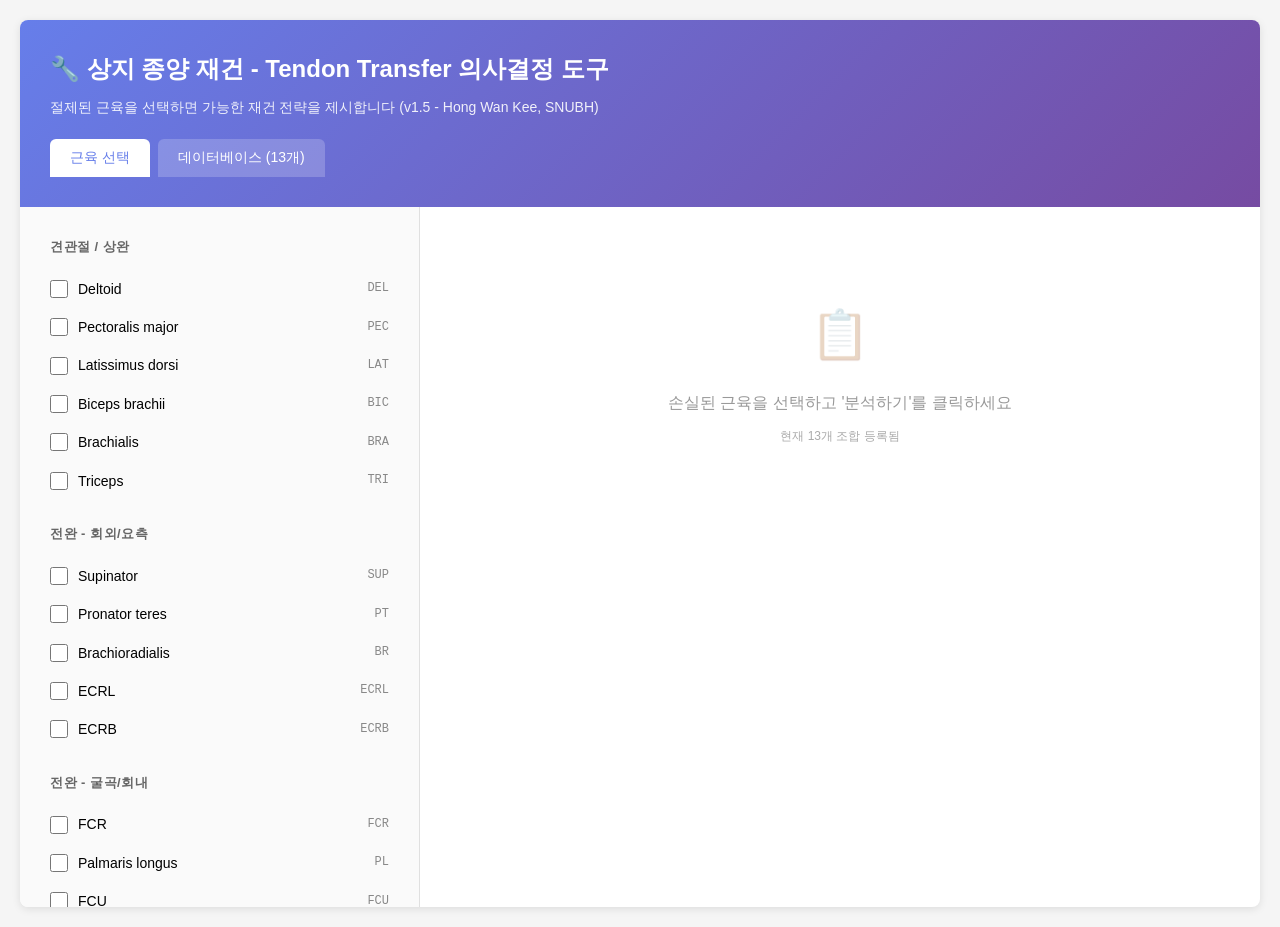
<file: tendon_transfer_guide_standalone.html>
<!DOCTYPE html>
<html lang="ko">
<head>
    <meta charset="UTF-8">
    <meta name="viewport" content="width=device-width, initial-scale=1.0">
    <title>Upper Extremity Tumor Reconstruction - Tendon Transfer Guide</title>
    <style>
        * {
            margin: 0;
            padding: 0;
            box-sizing: border-box;
        }
        
        body {
            font-family: -apple-system, BlinkMacSystemFont, 'Segoe UI', sans-serif;
            background: #f5f5f5;
            padding: 20px;
            line-height: 1.6;
        }
        
        .container {
            max-width: 1400px;
            margin: 0 auto;
            background: white;
            border-radius: 8px;
            box-shadow: 0 2px 8px rgba(0,0,0,0.1);
            overflow: hidden;
        }
        
        header {
            background: linear-gradient(135deg, #667eea 0%, #764ba2 100%);
            color: white;
            padding: 30px;
        }
        
        header h1 {
            font-size: 24px;
            margin-bottom: 8px;
        }
        
        header p {
            opacity: 0.9;
            font-size: 14px;
        }
        
        .tab-bar {
            display: flex;
            gap: 8px;
            margin-top: 20px;
        }
        
        .tab-button {
            padding: 10px 20px;
            background: rgba(255,255,255,0.2);
            border: none;
            color: white;
            border-radius: 6px 6px 0 0;
            cursor: pointer;
            font-size: 14px;
            font-weight: 500;
            transition: all 0.2s;
        }
        
        .tab-button:hover {
            background: rgba(255,255,255,0.3);
        }
        
        .tab-button.active {
            background: white;
            color: #667eea;
        }
        
        .database-browser {
            padding: 30px;
            overflow-y: auto;
            max-height: calc(100vh - 200px);
        }
        
        .database-header {
            margin-bottom: 30px;
            padding-bottom: 16px;
            border-bottom: 2px solid #667eea;
        }
        
        .database-header h2 {
            font-size: 20px;
            color: #333;
            margin-bottom: 8px;
        }
        
        .database-header p {
            color: #666;
            font-size: 14px;
        }
        
        .combo-card {
            background: white;
            border: 1px solid #e0e0e0;
            border-radius: 8px;
            padding: 24px;
            margin-bottom: 20px;
            transition: all 0.2s;
        }
        
        .combo-card:hover {
            box-shadow: 0 4px 12px rgba(0,0,0,0.1);
            border-color: #667eea;
        }
        
        .combo-title {
            display: flex;
            justify-content: space-between;
            align-items: start;
            margin-bottom: 16px;
        }
        
        .combo-muscles {
            flex: 1;
        }
        
        .combo-muscles h3 {
            font-size: 16px;
            color: #333;
            margin-bottom: 8px;
        }
        
        .muscle-tags {
            display: flex;
            flex-wrap: wrap;
            gap: 6px;
        }
        
        .muscle-tag {
            background: #667eea;
            color: white;
            padding: 4px 12px;
            border-radius: 12px;
            font-size: 12px;
            font-weight: 500;
        }
        
        .combo-meta {
            text-align: right;
            font-size: 12px;
            color: #999;
        }
        
        .strategy-count {
            background: #e8f5e9;
            color: #2e7d32;
            padding: 4px 12px;
            border-radius: 12px;
            font-weight: 600;
            display: inline-block;
            margin-bottom: 4px;
        }
        
        .combo-losses {
            background: #fff3cd;
            border-left: 3px solid #ffc107;
            padding: 12px;
            margin: 16px 0;
            border-radius: 4px;
        }
        
        .combo-losses h4 {
            font-size: 13px;
            color: #856404;
            margin-bottom: 8px;
            font-weight: 600;
        }
        
        .combo-losses ul {
            margin-left: 20px;
            color: #856404;
            font-size: 13px;
        }
        
        .combo-losses li {
            margin: 4px 0;
        }
        
        .combo-strategies {
            margin-top: 16px;
        }
        
        .mini-strategy {
            background: #f8f9fa;
            padding: 12px;
            margin-bottom: 8px;
            border-radius: 4px;
            border-left: 3px solid #667eea;
        }
        
        .mini-strategy-header {
            display: flex;
            justify-content: space-between;
            align-items: center;
            margin-bottom: 8px;
        }
        
        .mini-strategy-title {
            font-size: 14px;
            font-weight: 600;
            color: #333;
        }
        
        .mini-priority-badge {
            padding: 2px 8px;
            border-radius: 8px;
            font-size: 10px;
            font-weight: 600;
            text-transform: uppercase;
        }
        
        .mini-transfers {
            font-size: 12px;
            color: #666;
            line-height: 1.6;
        }
        
        .combo-clinical {
            margin-top: 16px;
            padding: 12px;
            background: #e7f3ff;
            border-radius: 4px;
            font-size: 13px;
            color: #0d47a1;
        }
        
        .combo-clinical strong {
            display: block;
            margin-bottom: 4px;
        }
        
        .content {
            display: grid;
            grid-template-columns: 400px 1fr;
            gap: 0;
            min-height: 600px;
        }
        
        .input-panel {
            background: #fafafa;
            padding: 30px;
            border-right: 1px solid #e0e0e0;
            overflow-y: auto;
            max-height: calc(100vh - 200px);
        }
        
        .output-panel {
            padding: 30px;
            overflow-y: auto;
            max-height: calc(100vh - 200px);
        }
        
        .muscle-group {
            margin-bottom: 24px;
        }
        
        .muscle-group h3 {
            font-size: 13px;
            text-transform: uppercase;
            color: #666;
            margin-bottom: 12px;
            font-weight: 600;
            letter-spacing: 0.5px;
        }
        
        .muscle-item {
            display: flex;
            align-items: center;
            padding: 8px 0;
            cursor: pointer;
            user-select: none;
        }
        
        .muscle-item:hover {
            background: #f0f0f0;
            margin: 0 -8px;
            padding-left: 8px;
            padding-right: 8px;
            border-radius: 4px;
        }
        
        .muscle-item input[type="checkbox"] {
            width: 18px;
            height: 18px;
            margin-right: 10px;
            cursor: pointer;
        }
        
        .muscle-item label {
            cursor: pointer;
            font-size: 14px;
            flex: 1;
        }
        
        .muscle-code {
            font-family: 'Courier New', monospace;
            font-size: 12px;
            color: #888;
            margin-left: 8px;
        }
        
        .action-buttons {
            display: flex;
            gap: 12px;
            margin-top: 24px;
            padding-top: 24px;
            border-top: 1px solid #e0e0e0;
        }
        
        button {
            padding: 12px 24px;
            border: none;
            border-radius: 6px;
            font-size: 14px;
            font-weight: 500;
            cursor: pointer;
            transition: all 0.2s;
        }
        
        .btn-primary {
            background: #667eea;
            color: white;
            flex: 1;
        }
        
        .btn-primary:hover {
            background: #5568d3;
            transform: translateY(-1px);
            box-shadow: 0 4px 12px rgba(102, 126, 234, 0.4);
        }
        
        .btn-secondary {
            background: #e0e0e0;
            color: #333;
        }
        
        .btn-secondary:hover {
            background: #d0d0d0;
        }
        
        .result-section {
            margin-bottom: 32px;
        }
        
        .result-section h2 {
            font-size: 18px;
            color: #333;
            margin-bottom: 16px;
            padding-bottom: 8px;
            border-bottom: 2px solid #667eea;
        }
        
        .empty-state {
            text-align: center;
            padding: 60px 20px;
            color: #999;
        }
        
        .empty-state-icon {
            font-size: 48px;
            margin-bottom: 16px;
            opacity: 0.3;
        }
        
        .loss-summary {
            background: #fff3cd;
            border-left: 4px solid #ffc107;
            padding: 16px;
            margin-bottom: 20px;
            border-radius: 4px;
        }
        
        .loss-summary h3 {
            color: #856404;
            font-size: 14px;
            margin-bottom: 8px;
        }
        
        .loss-list {
            color: #856404;
            font-size: 13px;
            line-height: 1.8;
        }
        
        .strategy-card {
            background: #f8f9fa;
            border: 1px solid #dee2e6;
            border-radius: 6px;
            padding: 20px;
            margin-bottom: 16px;
        }
        
        .strategy-header {
            display: flex;
            justify-content: space-between;
            align-items: start;
            margin-bottom: 12px;
        }
        
        .strategy-title {
            font-size: 15px;
            font-weight: 600;
            color: #333;
        }
        
        .priority-badge {
            padding: 4px 12px;
            border-radius: 12px;
            font-size: 11px;
            font-weight: 600;
            text-transform: uppercase;
        }
        
        .priority-critical {
            background: #dc3545;
            color: white;
        }
        
        .priority-important {
            background: #ffc107;
            color: #333;
        }
        
        .priority-optional {
            background: #6c757d;
            color: white;
        }
        
        .transfer-detail {
            margin: 12px 0;
            padding: 12px;
            background: white;
            border-radius: 4px;
            font-size: 13px;
        }
        
        .transfer-arrow {
            display: inline-block;
            margin: 0 8px;
            color: #667eea;
            font-weight: bold;
        }
        
        .donor-muscle {
            color: #28a745;
            font-weight: 600;
        }
        
        .recipient-muscle {
            color: #dc3545;
            font-weight: 600;
        }
        
        .function-restored {
            color: #667eea;
            font-weight: 500;
        }
        
        .notes {
            margin-top: 12px;
            padding: 12px;
            background: #e7f3ff;
            border-left: 3px solid #2196f3;
            border-radius: 4px;
            font-size: 13px;
            color: #0d47a1;
        }
        
        .warning {
            background: #fff3cd;
            border-left: 3px solid #ffc107;
            color: #856404;
            margin-top: 12px;
            padding: 12px;
            border-radius: 4px;
            font-size: 13px;
        }
        
        .alternative-options {
            margin-top: 20px;
            padding: 16px;
            background: #f1f3f5;
            border-radius: 6px;
        }
        
        .alternative-options h4 {
            font-size: 14px;
            color: #495057;
            margin-bottom: 8px;
        }
        
        .alternative-options ul {
            margin-left: 20px;
            font-size: 13px;
            color: #6c757d;
        }
        
        .alternative-options li {
            margin: 4px 0;
        }
        
        .no-match {
            background: #f8d7da;
            border: 1px solid #f5c6cb;
            border-radius: 6px;
            padding: 20px;
            color: #721c24;
        }
        
        .no-match h3 {
            font-size: 16px;
            margin-bottom: 12px;
        }
        
        .no-match p {
            font-size: 14px;
            line-height: 1.6;
            margin-bottom: 8px;
        }
        
        .selected-count {
            font-size: 12px;
            color: #667eea;
            font-weight: 600;
            margin-top: 4px;
        }
        
        .reference-info {
            margin-top: 16px;
            padding: 12px;
            background: #e8f5e9;
            border-radius: 4px;
            font-size: 12px;
            color: #2e7d32;
        }
        
        .reference-info strong {
            display: block;
            margin-bottom: 4px;
        }
        
        @media (max-width: 1024px) {
            .content {
                grid-template-columns: 1fr;
            }
            
            .input-panel {
                border-right: none;
                border-bottom: 1px solid #e0e0e0;
                max-height: none;
            }
        }
    </style>
</head>
<body>
    <div class="container">
        <header>
            <h1>🔧 상지 종양 재건 - Tendon Transfer 의사결정 도구</h1>
            <p>절제된 근육을 선택하면 가능한 재건 전략을 제시합니다 (v1.5 - Hong Wan Kee, SNUBH)</p>
            <div class="tab-bar">
                <button class="tab-button active" onclick="switchTab('selector')">근육 선택</button>
                <button class="tab-button" onclick="switchTab('database')">데이터베이스 (13개)</button>
            </div>
        </header>
        
        <div class="content" id="selectorTab">
            <div class="input-panel">
                <div class="muscle-group">
                    <h3>견관절 / 상완</h3>
                    <div class="muscle-item" onclick="toggleCheckbox('deltoid')">
                        <input type="checkbox" id="deltoid" value="deltoid">
                        <label for="deltoid">Deltoid</label>
                        <span class="muscle-code">DEL</span>
                    </div>
                    <div class="muscle-item" onclick="toggleCheckbox('pec_major')">
                        <input type="checkbox" id="pec_major" value="pec_major">
                        <label for="pec_major">Pectoralis major</label>
                        <span class="muscle-code">PEC</span>
                    </div>
                    <div class="muscle-item" onclick="toggleCheckbox('lat_dorsi')">
                        <input type="checkbox" id="lat_dorsi" value="lat_dorsi">
                        <label for="lat_dorsi">Latissimus dorsi</label>
                        <span class="muscle-code">LAT</span>
                    </div>
                    <div class="muscle-item" onclick="toggleCheckbox('biceps')">
                        <input type="checkbox" id="biceps" value="biceps">
                        <label for="biceps">Biceps brachii</label>
                        <span class="muscle-code">BIC</span>
                    </div>
                    <div class="muscle-item" onclick="toggleCheckbox('brachialis')">
                        <input type="checkbox" id="brachialis" value="brachialis">
                        <label for="brachialis">Brachialis</label>
                        <span class="muscle-code">BRA</span>
                    </div>
                    <div class="muscle-item" onclick="toggleCheckbox('triceps')">
                        <input type="checkbox" id="triceps" value="triceps">
                        <label for="triceps">Triceps</label>
                        <span class="muscle-code">TRI</span>
                    </div>
                </div>
                
                <div class="muscle-group">
                    <h3>전완 - 회외/요측</h3>
                    <div class="muscle-item" onclick="toggleCheckbox('supinator')">
                        <input type="checkbox" id="supinator" value="supinator">
                        <label for="supinator">Supinator</label>
                        <span class="muscle-code">SUP</span>
                    </div>
                    <div class="muscle-item" onclick="toggleCheckbox('pt')">
                        <input type="checkbox" id="pt" value="pt">
                        <label for="pt">Pronator teres</label>
                        <span class="muscle-code">PT</span>
                    </div>
                    <div class="muscle-item" onclick="toggleCheckbox('br')">
                        <input type="checkbox" id="br" value="br">
                        <label for="br">Brachioradialis</label>
                        <span class="muscle-code">BR</span>
                    </div>
                    <div class="muscle-item" onclick="toggleCheckbox('ecrl')">
                        <input type="checkbox" id="ecrl" value="ecrl">
                        <label for="ecrl">ECRL</label>
                        <span class="muscle-code">ECRL</span>
                    </div>
                    <div class="muscle-item" onclick="toggleCheckbox('ecrb')">
                        <input type="checkbox" id="ecrb" value="ecrb">
                        <label for="ecrb">ECRB</label>
                        <span class="muscle-code">ECRB</span>
                    </div>
                </div>
                
                <div class="muscle-group">
                    <h3>전완 - 굴곡/회내</h3>
                    <div class="muscle-item" onclick="toggleCheckbox('fcr')">
                        <input type="checkbox" id="fcr" value="fcr">
                        <label for="fcr">FCR</label>
                        <span class="muscle-code">FCR</span>
                    </div>
                    <div class="muscle-item" onclick="toggleCheckbox('pl')">
                        <input type="checkbox" id="pl" value="pl">
                        <label for="pl">Palmaris longus</label>
                        <span class="muscle-code">PL</span>
                    </div>
                    <div class="muscle-item" onclick="toggleCheckbox('fcu')">
                        <input type="checkbox" id="fcu" value="fcu">
                        <label for="fcu">FCU</label>
                        <span class="muscle-code">FCU</span>
                    </div>
                    <div class="muscle-item" onclick="toggleCheckbox('fds')">
                        <input type="checkbox" id="fds" value="fds">
                        <label for="fds">FDS</label>
                        <span class="muscle-code">FDS</span>
                    </div>
                    <div class="muscle-item" onclick="toggleCheckbox('fdp')">
                        <input type="checkbox" id="fdp" value="fdp">
                        <label for="fdp">FDP</label>
                        <span class="muscle-code">FDP</span>
                    </div>
                    <div class="muscle-item" onclick="toggleCheckbox('fpl')">
                        <input type="checkbox" id="fpl" value="fpl">
                        <label for="fpl">FPL</label>
                        <span class="muscle-code">FPL</span>
                    </div>
                    <div class="muscle-item" onclick="toggleCheckbox('pq')">
                        <input type="checkbox" id="pq" value="pq">
                        <label for="pq">Pronator quadratus</label>
                        <span class="muscle-code">PQ</span>
                    </div>
                </div>
                
                <div class="muscle-group">
                    <h3>전완 - 신전/척측</h3>
                    <div class="muscle-item" onclick="toggleCheckbox('ecu')">
                        <input type="checkbox" id="ecu" value="ecu">
                        <label for="ecu">ECU</label>
                        <span class="muscle-code">ECU</span>
                    </div>
                    <div class="muscle-item" onclick="toggleCheckbox('edc')">
                        <input type="checkbox" id="edc" value="edc">
                        <label for="edc">EDC</label>
                        <span class="muscle-code">EDC</span>
                    </div>
                    <div class="muscle-item" onclick="toggleCheckbox('edm')">
                        <input type="checkbox" id="edm" value="edm">
                        <label for="edm">EDM</label>
                        <span class="muscle-code">EDM</span>
                    </div>
                    <div class="muscle-item" onclick="toggleCheckbox('eip')">
                        <input type="checkbox" id="eip" value="eip">
                        <label for="eip">EIP</label>
                        <span class="muscle-code">EIP</span>
                    </div>
                    <div class="muscle-item" onclick="toggleCheckbox('epl')">
                        <input type="checkbox" id="epl" value="epl">
                        <label for="epl">EPL</label>
                        <span class="muscle-code">EPL</span>
                    </div>
                    <div class="muscle-item" onclick="toggleCheckbox('epb')">
                        <input type="checkbox" id="epb" value="epb">
                        <label for="epb">EPB</label>
                        <span class="muscle-code">EPB</span>
                    </div>
                    <div class="muscle-item" onclick="toggleCheckbox('apl')">
                        <input type="checkbox" id="apl" value="apl">
                        <label for="apl">APL</label>
                        <span class="muscle-code">APL</span>
                    </div>
                </div>
                
                <div class="muscle-group">
                    <h3>수부 내재근</h3>
                    <div class="muscle-item" onclick="toggleCheckbox('thenar')">
                        <input type="checkbox" id="thenar" value="thenar">
                        <label for="thenar">Thenar muscles</label>
                        <span class="muscle-code">THE</span>
                    </div>
                    <div class="muscle-item" onclick="toggleCheckbox('hypothenar')">
                        <input type="checkbox" id="hypothenar" value="hypothenar">
                        <label for="hypothenar">Hypothenar muscles</label>
                        <span class="muscle-code">HYP</span>
                    </div>
                    <div class="muscle-item" onclick="toggleCheckbox('interossei')">
                        <input type="checkbox" id="interossei" value="interossei">
                        <label for="interossei">Interossei</label>
                        <span class="muscle-code">INT</span>
                    </div>
                    <div class="muscle-item" onclick="toggleCheckbox('lumbricals')">
                        <input type="checkbox" id="lumbricals" value="lumbricals">
                        <label for="lumbricals">Lumbricals</label>
                        <span class="muscle-code">LUM</span>
                    </div>
                </div>
                
                <div class="selected-count" id="selectedCount">선택된 근육: 0개</div>
                
                <div class="action-buttons">
                    <button class="btn-primary" onclick="analyzeTransfer()">분석하기</button>
                    <button class="btn-secondary" onclick="resetAll()">초기화</button>
                </div>
            </div>
            
            <div class="output-panel" id="outputPanel">
                <div class="empty-state">
                    <div class="empty-state-icon">📋</div>
                    <p>손실된 근육을 선택하고 '분석하기'를 클릭하세요</p>
                    <p style="font-size: 12px; margin-top: 12px; color: #aaa;">현재 13개 조합 등록됨</p>
                </div>
            </div>
        </div>
        
        <div class="content" id="databaseTab" style="display: none;">
            <div class="database-browser">
                <div class="database-header">
                    <h2>등록된 조합 목록</h2>
                    <p>총 <strong id="totalCombos">13</strong>개 조합 등록됨</p>
                </div>
                <div id="databaseList"></div>
            </div>
        </div>
    </div>

    <script>
        // Embedded database
        const transferDatabase = {"combinations":[{"lost_muscles":["pt","fcr","ecrl"],"functional_losses":["전완 회외 감소 (PT 손실)","완관절 요측 굴곡 불가 (FCR 손실)","완관절 신전 약화 (ECRL 손실)"],"strategies":[{"title":"완관절 안정성 우선 확보","priority":"critical","transfers":[{"donor":"ECRB (보존 확인 필수)","recipient":"FCR stump","function":"완관절 요측 안정성"},{"donor":"BR","recipient":"ECRL stump or ECRB side-to-side","function":"완관절 신전 보강"}],"notes":"ECRB가 온전한지 반드시 확인. ECRB도 손상되었다면 ECU to ECRB 고려","warnings":"회외 기능은 포기하거나 biceps rerouting 고려 (단, 주관절 굴곡력 감소 감수)"}],"alternatives":["완관절 arthrodesis (공여근 부족 시)","Wrist extension splint 장기 사용"],"clinical_notes":"이 조합은 proximal forearm sarcoma에서 흔함. Radial artery도 함께 손상되었는지 확인 필요.","references":["Brand PW. Clinical Mechanics of the Hand. 4th ed. 2003","Green's Operative Hand Surgery. 8th ed. Ch. 32"]},{"lost_muscles":["edc","epl","eip"],"functional_losses":["수지 신전 완전 마비","엄지 신전 불가","시지 독립 신전 불가"],"strategies":[{"title":"표준 요골신경 마비 재건","priority":"critical","transfers":[{"donor":"FCR","recipient":"EDC","function":"수지 신전"},{"donor":"PL (or FCU if PL absent)","recipient":"EPL","function":"엄지 신전"}],"notes":"PT to ECRB는 손실 근육에 포함되지 않았으므로 생략 가능. 완관절 신전근이 온전하다면 이것만으로 충분","warnings":"FCR을 쓰면 완관절 요측 안정성 감소. ECRL/ECRB 온전성 필수 확인"},{"title":"대안: FDS 사용 (FCR 보존)","priority":"important","transfers":[{"donor":"FDS (중지 or 환지)","recipient":"EDC","function":"수지 신전"},{"donor":"PL","recipient":"EPL","function":"엄지 신전"}],"notes":"FCR을 보존하여 완관절 요측 안정성 유지. FDS 희생은 수지 굴곡에 영향 적음","warnings":"FDS routing 시 Guyon's canal 통과 확인. Bowstringing 주의"}],"alternatives":["EIP 대신 EDM을 공여근으로 사용 (만약 EDM이 온전하다면)","Free functioning muscle transfer (gracilis) - 광범위 손실 시"],"clinical_notes":"후방 전완 구획 sarcoma의 전형적 패턴. PIN 동반 손상 여부 확인 필요.","references":["Boyes JH. Tendon transfers for radial palsy. Bull Hosp Joint Dis. 1960;21:97-105","Brand PW. Tendon transfers in the forearm. In: Flynn's Hand Surgery. 1982"]},{"lost_muscles":["biceps","brachialis"],"functional_losses":["주관절 굴곡 완전 마비","전완 회외 약화 (biceps 손실)"],"strategies":[{"title":"Pectoralis major transfer (Clark pedicled transfer)","priority":"critical","transfers":[{"donor":"Pectoralis major (sternal head)","recipient":"Biceps tendon stump or radial tuberosity","function":"주관절 굴곡"}],"notes":"Thoracoacromial pedicle 보존. 전완 회내 위치에서 최대 근력. Rerouting으로 회외 가능하나 근력 감소","warnings":"견관절 내전력 약화. 광범위 흉벽 dissection 필요. Vascular injury 주의"},{"title":"Latissimus dorsi free flap","priority":"important","transfers":[{"donor":"Latissimus dorsi (free flap)","recipient":"Distal biceps insertion","function":"주관절 굴곡"}],"notes":"Thoracodorsal nerve/vessel anastomosis. Brachial artery/vein or radial recurrent vessels 사용. 더 생리적인 회외 기능","warnings":"Microsurgical expertise 필수. Flap failure risk. 배부 공여부 흉터"},{"title":"Steindler flexorplasty (salvage)","priority":"optional","transfers":[{"donor":"Common flexor origin (FCR, PL, FDS)","recipient":"Anterior distal humerus","function":"주관절 굴곡 (약함)"}],"notes":"Medial epicondyle에서 근위부로 2-3 finger-breadths 전진. 굴곡력 제한적 (Grade 3-4). 회외 불가","warnings":"전완 굴근 모두 희생. 수지/완관절 굴곡력 감소. 보조기 필요할 수 있음"}],"alternatives":["Triceps-to-biceps transfer (posterior approach, 논란 많음)","External powered orthosis","활동 수정 및 보상 전략"],"clinical_notes":"Distal humeral sarcoma에서 발생 가능. Musculocutaneous nerve 상태 확인 필수. 방사선 치료 계획 고려.","references":["Clark JMP. Reconstruction of biceps brachii by pectoral muscle transplantation. Br J Surg. 1946;34:180-181","Doi K et al. Free muscle transfers for elbow flexion. Plast Reconstr Surg. 2007;120:1783-1792","Steindler A. Orthopaedic operations on the upper extremity. JAMA. 1918;71:1288"]},{"lost_muscles":["thenar"],"functional_losses":["엄지 대립 불가 (APB, OP 손실)","엄지 굴곡 약화 (FPB 손실)"],"strategies":[{"title":"EIP to APB (Burkhalter)","priority":"critical","transfers":[{"donor":"EIP","recipient":"APB","function":"엄지 대립"}],"notes":"EIP를 EDC에서 분리하여 interosseous membrane 위로 volar routing. Ulnar pulse 보존 확인","warnings":"시지 독립 신전 상실. EDC로 대체 가능하므로 기능적 문제 적음"},{"title":"FDS (ring) to APB (Camitz)","priority":"important","transfers":[{"donor":"FDS (환지)","recipient":"APB","function":"엄지 대립"}],"notes":"PL이 있으면 PL을 strip으로 사용하여 length 확보. TCL volar에서 routing","warnings":"환지 PIP 굴곡 약화. DIP joint는 FDP로 유지"},{"title":"ECRL을 이용한 opposition (Royle-Thompson)","priority":"optional","transfers":[{"donor":"ECRL","recipient":"APB via pulley","function":"엄지 대립"}],"notes":"FCU를 pulley로 사용. Free tendon graft로 length 확보. 더 강력하지만 복잡","warnings":"완관절 신전 약화 가능. ECRB 온전성 필수"}],"alternatives":["Opponensplasty with ADM (Huber transfer - 선천성에 주로 사용)","Static post (Littler) - 대립은 포기하고 stable pinch만 확보"],"clinical_notes":"정중신경 마비의 classic finding. CTS 수술 후나 thenar compartment tumor에서 발생. Motor branch 회복 가능성 먼저 평가","references":["Burkhalter WE. Early tendon transfer in upper extremity peripheral nerve injury. Clin Orthop. 1974;104:68-79","Camitz H. Uber die Behandlung der Oppositionslahmung. Acta Chir Scand. 1929;65:77"]},{"lost_muscles":["fdp","fpl"],"functional_losses":["수지 DIP 굴곡 완전 마비","엄지 IP 굴곡 불가","강력한 grip 불가"],"strategies":[{"title":"FDS side-to-side to FDP","priority":"critical","transfers":[{"donor":"FDS (all 4 tendons)","recipient":"FDP (side-to-side)","function":"수지 굴곡 (PIP level로 제한)"}],"notes":"각 FDS를 corresponding FDP에 side-to-side suture. PIP 굴곡은 유지되나 DIP independent flexion은 상실","warnings":"Grip strength 50-60% 수준으로 감소. DIP flexion 불가능"},{"title":"ECRL to FPL (엄지 우선)","priority":"important","transfers":[{"donor":"ECRL","recipient":"FPL","function":"엄지 IP 굴곡"},{"donor":"BR","recipient":"FDP (ring/small)","function":"척측 수지 굴곡"}],"notes":"Pinch 기능 우선 복원. Free tendon graft로 length 확보 필요","warnings":"완관절 신전 약화. ECRB 단독으로 충분한지 확인 필요"}],"alternatives":["Arthrodesis DIP joints (안정적 tip pinch 확보)","Tenodesis effect 이용 (wrist extension 시 passive finger flexion)","Free functioning muscle transfer (광범위 전완 손상 시)"],"clinical_notes":"Volar forearm sarcoma (deep flexor compartment)에서 발생. AIN 동반 손상 흔함. FDS 보존 여부가 재건 가능성 결정","references":["Brand PW. Tendon grafting illustrated by a new operation for intrinsic paralysis. J Bone Joint Surg Br. 1961;43:444-453"]},{"lost_muscles":["interossei","lumbricals"],"functional_losses":["수지 MCP 굴곡 불가","IP 신전 불가 (intrinsic minus hand)","Precision grip 소실"],"strategies":[{"title":"FDS to lumbrical insertion (Zancolli lasso)","priority":"critical","transfers":[{"donor":"FDS (각 손가락)","recipient":"A1 pulley volar에 lasso 형성","function":"MCP flexion, IP extension"}],"notes":"FDS를 자른 후 A1 pulley 아래로 통과시켜 자기 자신에게 봉합. MCP 굴곡 시 IP 신전되는 intrinsic 효과","warnings":"PIP 굴곡 완전 상실. FDP로 전체 굴곡은 가능하나 independent PIP flexion 불가"},{"title":"ECRL/ECRB split to lateral bands (Fowler)","priority":"important","transfers":[{"donor":"ECRL or ECRB (4개로 분할)","recipient":"Lateral bands (각 손가락)","function":"IP extension"}],"notes":"Free tendon graft 필요. Routing은 lumbrical canal 통과. MCP flexion은 회복 안 됨","warnings":"완관절 신전 약화. 4-strand graft 필요하여 복잡"},{"title":"Static procedures (Capsulodesis)","priority":"optional","transfers":[{"donor":"None (static)","recipient":"MCP volar plate advancement","function":"MCP flexion posture 고정"}],"notes":"MCP를 30-40° flexion에 고정하여 tenodesis로 IP extension 유도. Dynamic transfer 없음","warnings":"MCP extension ROM 감소. Stiffness 위험"}],"alternatives":["Swan-neck splinting (PIP hyperextension 방지)","활동 수정 및 적응 전략"],"clinical_notes":"척골신경 complete palsy의 전형적 패턴. Ulnar claw hand. Intrinsic compartment tumor 절제 시 발생. Bouvier test로 재건 필요성 평가","references":["Zancolli EA. Claw-hand caused by paralysis of the intrinsic muscles. J Bone Joint Surg Am. 1957;39:1076-1080","Stiles HJ, Forrester-Brown MF. Treatment of Injuries of Peripheral Spinal Nerves. 1922"]},{"lost_muscles":["triceps"],"functional_losses":["주관절 신전 불가","Pushing, weight-bearing 불가"],"strategies":[{"title":"Latissimus dorsi transfer (pedicled)","priority":"critical","transfers":[{"donor":"Latissimus dorsi","recipient":"Triceps insertion (olecranon)","function":"주관절 신전"}],"notes":"Thoracodorsal pedicle 보존. Posterior approach로 routing. 견관절 신전-내전이 주관절 신전으로 전환","warnings":"견관절 내전-신전력 감소. 넓은 dissection 필요"},{"title":"Biceps-to-triceps transfer (posterior routing)","priority":"important","transfers":[{"donor":"Biceps (long head)","recipient":"Triceps insertion","function":"주관절 신전"}],"notes":"Posterior routing via lateral intermuscular septum. Paradoxical function (굴근이 신전 기능). 재학습 필요","warnings":"주관절 굴곡력 50% 감소. Short head로는 충분한 굴곡 유지"}],"alternatives":["Deltoid-to-triceps transfer (광범위 손상 시)","Extension splint 사용","활동 수정 (weight-bearing 제한)"],"clinical_notes":"Posterior arm sarcoma 절제 시 발생. Radial nerve palsy에서는 brachioradialis를 ECRB로 먼저 쓰므로 triceps 재건은 우선순위 낮음","references":["Moberg E. Surgical treatment for absent single-hand grip and elbow extension in quadriplegia. J Bone Joint Surg Am. 1975;57:196-206"]},{"lost_muscles":["deltoid"],"functional_losses":["견관절 외전 불가","Overhead reach 불가"],"strategies":[{"title":"Trapezius transfer (Saha)","priority":"critical","transfers":[{"donor":"Trapezius (lower fibers)","recipient":"Greater tuberosity via bone tunnel","function":"견관절 외전"}],"notes":"Scapular spine을 osteotomy하여 trapezius를 lateral rotation. Acromion으로 fulcrum 형성","warnings":"복잡한 수술. 외전 각도 제한적 (60-90°). Scapular winging 위험"},{"title":"Latissimus/Teres major transfer","priority":"important","transfers":[{"donor":"Latissimus dorsi + Teres major","recipient":"Greater tuberosity","function":"견관절 외전 보조"}],"notes":"Combined transfer로 leverage 증가. Subscapularis와 함께 anterior routing","warnings":"주로 anterior elevation에 효과적. Pure abduction은 제한적"}],"alternatives":["Reverse total shoulder arthroplasty (노인, 낮은 기능 요구)","Arthrodesis (fusion at functional position)","활동 수정"],"clinical_notes":"Proximal humerus sarcoma 절제 시 axillary nerve도 함께 손상되는 경우 흔함. 견관절 안정성 우선 확인 (rotator cuff)","references":["Saha AK. Surgery of the paralysed and flail shoulder. Acta Orthop Scand Suppl. 1967;97:1-90"]},{"lost_muscles":["ecrl","ecrb"],"functional_losses":["완관절 신전 완전 마비","Grip 불가 (wrist stability 상실)"],"strategies":[{"title":"FCU to ECRB (standard)","priority":"critical","transfers":[{"donor":"FCU","recipient":"ECRB","function":"완관절 신전"}],"notes":"FCU를 pisiform에서 절단, subcutaneous routing으로 ECRB에 연결. Straight line of pull","warnings":"완관절 척측 안정성 감소. Ulnar deviation tendency"},{"title":"FCR to ECRB (요측 안정성 유지)","priority":"important","transfers":[{"donor":"FCR","recipient":"ECRB","function":"완관절 신전"}],"notes":"FCR 희생으로 요측 안정성은 감소하나 척측보다 나음. PT는 회외 기능으로 보존","warnings":"요측 안정성 일부 감소. PT로 일부 보상"},{"title":"BR to ECRB + ECU (combined)","priority":"optional","transfers":[{"donor":"BR","recipient":"ECRB","function":"완관절 신전"},{"donor":"PT","recipient":"ECRB (side-to-side)","function":"신전력 보강"}],"notes":"ECU가 보존되었다면 BR만으로 충분할 수 있음. PT 추가로 더 강력한 신전","warnings":"회외력 상실. BR의 elbow flexion 보조 기능 상실"}],"alternatives":["Wrist arthrodesis (공여근 부족 시 realistic choice)","ECU 단독 사용 (if preserved and strong)"],"clinical_notes":"요골신경 high palsy or radial forearm compartment tumor. PIN vs high radial palsy 감별 중요","references":["Jones R. Tendon transplantation in cases of musculospiral injuries not amenable to suture. Am J Surg. 1921;35:333"]},{"lost_muscles":["biceps","supinator"],"functional_losses":["주관절 굴곡 약화 (Biceps 손실)","전완 회외 완전 마비"],"strategies":[{"title":"주관절 굴곡 재건 우선","priority":"critical","transfers":[{"donor":"Pectoralis major or Latissimus dorsi","recipient":"Biceps insertion","function":"주관절 굴곡"}],"notes":"Brachialis가 온전하면 Grade 4 굴곡 가능하므로 transfer 불필요할 수도. EMG로 brachialis 확인","warnings":"회외 기능 재건은 매우 어려움. 대부분 포기"},{"title":"회외 기능 부분 재건 (experimental)","priority":"optional","transfers":[{"donor":"BR","recipient":"Biceps tendon (lateral routing)","function":"회외 보조"}],"notes":"BR을 biceps tendon에 연결하여 supination moment arm 생성. 효과 제한적","warnings":"주관절 굴곡 보조 기능 상실. 회외 각도 30-45° 정도만 가능"}],"alternatives":["Pronation-supination splint","활동 수정 (compensatory trunk rotation)","Forearm position in neutral for arthrodesis"],"clinical_notes":"Proximal radius sarcoma 절제. Posterior interosseous nerve 손상 동반 가능. 회외 재건은 현실적으로 매우 제한적","references":["Spinner M. Injuries to the Major Branches of Peripheral Nerves of the Forearm. 2nd ed. 1978"]},{"lost_muscles":["edc","edm","eip","epl"],"functional_losses":["수지 신전 완전 마비 (MCP level)","엄지 신전 불가"],"strategies":[{"title":"Complete posterior compartment reconstruction","priority":"critical","transfers":[{"donor":"FCR","recipient":"EDC (all 4)","function":"수지 신전"},{"donor":"PL or FCU","recipient":"EPL","function":"엄지 신전"},{"donor":"FDS (middle or ring)","recipient":"EIP stump (if needed)","function":"시지 독립 신전"}],"notes":"요골신경 마비의 complete form. PT to ECRB 추가하여 완관절 신전도 재건 (ECRL/B 손상 시)","warnings":"공여근 3-4개 필요. Staged surgery 고려"}],"alternatives":["Free functioning muscle transfer (gracilis to posterior interosseous nerve)","Nerve transfer (if nerve injury < 6 months)"],"clinical_notes":"Complete PIN palsy or posterior forearm compartment tumor. 광범위 절제로 ECRL/ECRB까지 손상 시 FCU to ECRB 추가 필요","references":["Omer GE. Tendon transfers in combined nerve lesions. Orthop Clin North Am. 1974;5:377-387"]},{"lost_muscles":["fpl","thenar"],"functional_losses":["엄지 IP 굴곡 불가","엄지 대립 불가","Precision pinch 완전 상실"],"strategies":[{"title":"엄지 기능 완전 재건","priority":"critical","transfers":[{"donor":"FDS (ring)","recipient":"FPL","function":"엄지 IP 굴곡"},{"donor":"EIP or ECRL","recipient":"APB","function":"엄지 대립"}],"notes":"Thumb reconstruction의 두 기둥. FPL과 opposition 모두 필요. AIN + median nerve combined injury 패턴","warnings":"공여근 2개 필요. EIP 사용 시 시지 독립 신전 상실"},{"title":"IP arthrodesis + opposition (simplified)","priority":"important","transfers":[{"donor":"None (IP fusion)","recipient":"IP joint at 10-15° flexion","function":"안정적 tip"},{"donor":"EIP or FDS","recipient":"APB","function":"대립"}],"notes":"IP fusion으로 FPL 재건 불필요. Opposition만 복원하여 lateral pinch 가능","warnings":"IP ROM 완전 상실. 정교한 작업 제한"}],"alternatives":["Pollicization (complete thumb loss 시)","Two-stage reconstruction with nerve grafting first"],"clinical_notes":"Thenar compartment tumor with deep invasion. AIN도 손상 시 index FDP도 확인. Median nerve high palsy 패턴과 유사","references":["Hastings H. Tendon transfers for combined nerve palsies. Hand Clin. 1988;4:187-200"]},{"lost_muscles":["br","ecrl","ecrb","pt"],"functional_losses":["완관절 신전 완전 마비","전완 회외 마비","주관절 굴곡 보조근 상실"],"strategies":[{"title":"Salvage wrist reconstruction","priority":"critical","transfers":[{"donor":"FCU","recipient":"EDC or ECU stump","function":"완관절 신전"},{"donor":"FCR","recipient":"Side-to-side with FCU transfer","function":"신전력 보강"}],"notes":"공여근이 매우 부족한 상황. ECU가 보존되었다면 그것을 사용. 아니면 EDC 사용","warnings":"완관절 굴곡근 모두 희생. Grip strength 심각하게 약화"},{"title":"Wrist arthrodesis (realistic option)","priority":"important","transfers":[{"donor":"None (fusion)","recipient":"Radiocarpal joint at 10-20° extension","function":"안정적 wrist platform"}],"notes":"광범위 radial forearm tumor 절제 시 현실적 선택. Tendon transfer보다 안정적 결과","warnings":"ROM 완전 상실. 그러나 grip strength는 더 나을 수 있음"}],"alternatives":["Free functioning muscle transfer (very extensive reconstruction)","Prosthetic wrist orthosis"],"clinical_notes":"Extensive radial compartment sarcoma. Radial artery/nerve도 함께 손상 흔함. Vascular reconstruction 우선 고려","references":["Jupiter JB et al. Reconstruction of the upper extremity after tumor resection. J Hand Surg Am. 1987;12:1007-1014"]}],"default_strategies":{"general_principles":["One donor, one critical function - 한 공여근은 하나의 핵심 기능에만 배정","Proximal stability first - 견관절/주관절 안정성을 원위부보다 우선","Preserve powerhouse - Biceps, FPL, FDP는 최대한 보존","Consider adjuvant therapy - 방사선/항암 치료 후 조직 viability 재평가","Salvage strategy ready - 실패 시 구제술(arthrodesis, orthosis) 가능하도록 설계"],"priority_hierarchy":{"tier1_critical":["주관절 굴곡 (Feeding)","수지 신전 (Hand opening)","엄지 대립 (Pinch)"],"tier2_important":["견관절 외전 (Overhead reach)","완관절 신전 (Wrist stability)","전완 회외 (Key turning)"],"tier3_optional":["수지 내재근 (Precision grip)","전완 회내","손가락 독립 운동"]},"common_donors":{"expendable":["PT","PL","FCR","BR","FDS (individual slips)"],"conditional":["FCU","ECU","ECRL","FDP (partial)"],"preserve":["Biceps","FPL","ECRB","Triceps (if possible)"]},"technical_notes":{"pulvertaft_weave":"최소 3회 교직, nonabsorbable suture (3-0 Ethibond), 부동화 6주","tension_setting":{"finger_extension":"Wrist neutral, slight finger flexion에서 setting","elbow_flexion":"Elbow 90°, forearm neutral","thumb_opposition":"IP joint slight flexion, thumb to small finger"},"routing":"직선 경로 우선, pulley 필요 시 retinacular flap 사용","rehabilitation":"3주 immobilization → 6주 passive ROM → 12주 active ROM → 3개월 resistance"}},"metadata":{"version":"1.5","last_updated":"2025-01-26","author":"Hong Wan Kee","institution":"SNUBH Orthopedic Surgery","total_combinations":13,"coverage":["Nerve palsy patterns: 요골신경 (완전/불완전), 정중신경, 척골신경, AIN","Tumor resection patterns: Proximal/distal forearm, thenar compartment, posterior compartment","Specific muscle loss: Biceps, Triceps, Deltoid, wrist extensors, finger flexors/extensors","Combined injuries: Multiple compartment involvement"],"notes":"총 13개 조합 추가 완료. 교과서적 tendon transfer 및 종양 재건 주요 패턴 포함. 실제 증례 경험으로 지속 업데이트 필요."}};
        
        // Toggle checkbox when clicking anywhere in the row
        function toggleCheckbox(id) {
            const checkbox = document.getElementById(id);
            if (event.target.tagName !== 'INPUT') {
                checkbox.checked = !checkbox.checked;
            }
            updateSelectedCount();
        }
        
        function updateSelectedCount() {
            const checkboxes = document.querySelectorAll('input[type="checkbox"]:checked');
            document.getElementById('selectedCount').textContent = `선택된 근육: ${checkboxes.length}개`;
        }
        
        function resetAll() {
            document.querySelectorAll('input[type="checkbox"]').forEach(cb => cb.checked = false);
            updateSelectedCount();
            document.getElementById('outputPanel').innerHTML = `
                <div class="empty-state">
                    <div class="empty-state-icon">📋</div>
                    <p>손실된 근육을 선택하고 '분석하기'를 클릭하세요</p>
                    <p style="font-size: 12px; margin-top: 12px; color: #aaa;">현재 13개 조합 등록됨</p>
                </div>
            `;
        }
        
        function getSelectedMuscles() {
            const selected = [];
            document.querySelectorAll('input[type="checkbox"]:checked').forEach(cb => {
                selected.push(cb.value);
            });
            return selected.sort();
        }
        
        function findMatchingStrategy(selectedMuscles) {
            if (!transferDatabase.combinations) return null;
            
            // Exact match first
            for (const combo of transferDatabase.combinations) {
                const comboMuscles = combo.lost_muscles.sort();
                if (JSON.stringify(comboMuscles) === JSON.stringify(selectedMuscles)) {
                    return combo;
                }
            }
            
            // Partial match (all selected muscles are in the combination)
            for (const combo of transferDatabase.combinations) {
                if (selectedMuscles.every(m => combo.lost_muscles.includes(m))) {
                    return {...combo, partial_match: true};
                }
            }
            
            return null;
        }
        
        function analyzeTransfer() {
            const selected = getSelectedMuscles();
            
            if (selected.length === 0) {
                alert('최소 1개 이상의 근육을 선택해주세요.');
                return;
            }
            
            const strategy = findMatchingStrategy(selected);
            const output = document.getElementById('outputPanel');
            
            if (strategy) {
                output.innerHTML = renderStrategy(selected, strategy);
            } else {
                output.innerHTML = renderNoMatch(selected);
            }
        }
        
        function renderStrategy(selected, strategy) {
            let html = '';
            
            // Loss summary
            html += `
                <div class="loss-summary">
                    <h3>절제된 근육 (${selected.length}개)</h3>
                    <div class="loss-list">${selected.map(m => muscleNameMap[m] || m).join(', ')}</div>
                </div>
            `;
            
            if (strategy.partial_match) {
                html += `
                    <div class="warning">
                        ⚠️ 부분 일치: 선택한 조합의 완전 일치 전략은 없지만, 유사한 패턴의 권장사항을 표시합니다.
                    </div>
                `;
            }
            
            // Functional losses
            if (strategy.functional_losses && strategy.functional_losses.length > 0) {
                html += `
                    <div class="result-section">
                        <h2>손실된 기능</h2>
                `;
                strategy.functional_losses.forEach(loss => {
                    html += `<div class="transfer-detail">❌ ${loss}</div>`;
                });
                html += `</div>`;
            }
            
            // Reconstruction strategies
            if (strategy.strategies && strategy.strategies.length > 0) {
                html += `<div class="result-section"><h2>재건 전략</h2>`;
                
                strategy.strategies.forEach((strat, idx) => {
                    const priorityClass = strat.priority === 'critical' ? 'priority-critical' : 
                                         strat.priority === 'important' ? 'priority-important' : 
                                         'priority-optional';
                    const priorityText = strat.priority === 'critical' ? 'Tier 1' : 
                                        strat.priority === 'important' ? 'Tier 2' : 
                                        'Tier 3';
                    
                    html += `
                        <div class="strategy-card">
                            <div class="strategy-header">
                                <div class="strategy-title">${idx + 1}. ${strat.title || '재건 옵션'}</div>
                                <div class="priority-badge ${priorityClass}">${priorityText}</div>
                            </div>
                    `;
                    
                    if (strat.transfers && strat.transfers.length > 0) {
                        strat.transfers.forEach(transfer => {
                            html += `
                                <div class="transfer-detail">
                                    <span class="donor-muscle">${transfer.donor}</span>
                                    <span class="transfer-arrow">→</span>
                                    <span class="recipient-muscle">${transfer.recipient}</span>
                                    <br>
                                    <span style="color: #666; font-size: 12px;">목적: </span>
                                    <span class="function-restored">${transfer.function}</span>
                                </div>
                            `;
                        });
                    }
                    
                    if (strat.notes) {
                        html += `<div class="notes">💡 ${strat.notes}</div>`;
                    }
                    
                    if (strat.warnings) {
                        html += `<div class="warning">⚠️ ${strat.warnings}</div>`;
                    }
                    
                    html += `</div>`;
                });
                
                html += `</div>`;
            }
            
            // Alternative options
            if (strategy.alternatives && strategy.alternatives.length > 0) {
                html += `
                    <div class="alternative-options">
                        <h4>대체 옵션</h4>
                        <ul>
                            ${strategy.alternatives.map(alt => `<li>${alt}</li>`).join('')}
                        </ul>
                    </div>
                `;
            }
            
            // Clinical notes
            if (strategy.clinical_notes) {
                html += `
                    <div class="notes" style="margin-top: 20px;">
                        <strong>임상 참고사항</strong><br>
                        ${strategy.clinical_notes}
                    </div>
                `;
            }
            
            // References
            if (strategy.references && strategy.references.length > 0) {
                html += `
                    <div class="reference-info">
                        <strong>참고문헌</strong>
                        ${strategy.references.map(ref => `<div>• ${ref}</div>`).join('')}
                    </div>
                `;
            }
            
            return html;
        }
        
        function renderNoMatch(selected) {
            return `
                <div class="no-match">
                    <h3>⚠️ 등록된 전략이 없습니다</h3>
                    <p><strong>선택된 조합:</strong> ${selected.map(m => muscleNameMap[m] || m).join(', ')}</p>
                    <p>이 조합에 대한 재건 전략이 데이터베이스에 없습니다.</p>
                    <p>HTML 파일 내부의 transferDatabase 객체를 편집하여 이 조합의 전략을 추가할 수 있습니다.</p>
                </div>
            `;
        }
        
        const muscleNameMap = {
            'deltoid': 'Deltoid',
            'pec_major': 'Pectoralis major',
            'lat_dorsi': 'Latissimus dorsi',
            'biceps': 'Biceps',
            'brachialis': 'Brachialis',
            'triceps': 'Triceps',
            'supinator': 'Supinator',
            'pt': 'PT',
            'br': 'BR',
            'ecrl': 'ECRL',
            'ecrb': 'ECRB',
            'fcr': 'FCR',
            'pl': 'PL',
            'fcu': 'FCU',
            'fds': 'FDS',
            'fdp': 'FDP',
            'fpl': 'FPL',
            'pq': 'PQ',
            'ecu': 'ECU',
            'edc': 'EDC',
            'edm': 'EDM',
            'eip': 'EIP',
            'epl': 'EPL',
            'epb': 'EPB',
            'apl': 'APL',
            'thenar': 'Thenar',
            'hypothenar': 'Hypothenar',
            'interossei': 'Interossei',
            'lumbricals': 'Lumbricals'
        };
        
        function switchTab(tabName) {
            const selectorTab = document.getElementById('selectorTab');
            const databaseTab = document.getElementById('databaseTab');
            const buttons = document.querySelectorAll('.tab-button');
            
            if (tabName === 'selector') {
                selectorTab.style.display = 'grid';
                databaseTab.style.display = 'none';
                buttons[0].classList.add('active');
                buttons[1].classList.remove('active');
            } else {
                selectorTab.style.display = 'none';
                databaseTab.style.display = 'block';
                buttons[0].classList.remove('active');
                buttons[1].classList.add('active');
                renderDatabase();
            }
        }
        
        function renderDatabase() {
            const container = document.getElementById('databaseList');
            const combos = transferDatabase.combinations || [];
            
            document.getElementById('totalCombos').textContent = combos.length;
            
            let html = '';
            
            combos.forEach((combo, index) => {
                html += `
                    <div class="combo-card">
                        <div class="combo-title">
                            <div class="combo-muscles">
                                <h3>${index + 1}. ${combo.lost_muscles.map(m => muscleNameMap[m] || m).join(' + ')}</h3>
                                <div class="muscle-tags">
                                    ${combo.lost_muscles.map(m => `<span class="muscle-tag">${m.toUpperCase()}</span>`).join('')}
                                </div>
                            </div>
                            <div class="combo-meta">
                                <div class="strategy-count">${combo.strategies ? combo.strategies.length : 0}개 전략</div>
                            </div>
                        </div>
                `;
                
                if (combo.functional_losses && combo.functional_losses.length > 0) {
                    html += `
                        <div class="combo-losses">
                            <h4>손실 기능</h4>
                            <ul>
                                ${combo.functional_losses.map(loss => `<li>${loss}</li>`).join('')}
                            </ul>
                        </div>
                    `;
                }
                
                if (combo.strategies && combo.strategies.length > 0) {
                    html += `<div class="combo-strategies">`;
                    combo.strategies.forEach((strat, idx) => {
                        const priorityClass = strat.priority === 'critical' ? 'priority-critical' : 
                                             strat.priority === 'important' ? 'priority-important' : 
                                             'priority-optional';
                        const priorityText = strat.priority === 'critical' ? 'Tier 1' : 
                                            strat.priority === 'important' ? 'Tier 2' : 
                                            'Tier 3';
                        
                        html += `
                            <div class="mini-strategy">
                                <div class="mini-strategy-header">
                                    <span class="mini-strategy-title">${strat.title || '재건 옵션 ' + (idx + 1)}</span>
                                    <span class="mini-priority-badge ${priorityClass}">${priorityText}</span>
                                </div>
                                <div class="mini-transfers">
                        `;
                        
                        if (strat.transfers && strat.transfers.length > 0) {
                            strat.transfers.forEach(transfer => {
                                html += `• ${transfer.donor} → ${transfer.recipient} (${transfer.function})<br>`;
                            });
                        }
                        
                        html += `</div>`;
                        
                        if (strat.notes) {
                            html += `<div style="margin-top: 8px; font-size: 12px; color: #0d47a1;">💡 ${strat.notes}</div>`;
                        }
                        
                        html += `</div>`;
                    });
                    html += `</div>`;
                }
                
                if (combo.clinical_notes) {
                    html += `
                        <div class="combo-clinical">
                            <strong>임상 메모</strong>
                            ${combo.clinical_notes}
                        </div>
                    `;
                }
                
                html += `</div>`;
            });
            
            container.innerHTML = html;
        }
    </script>
</body>
</html>
</file>
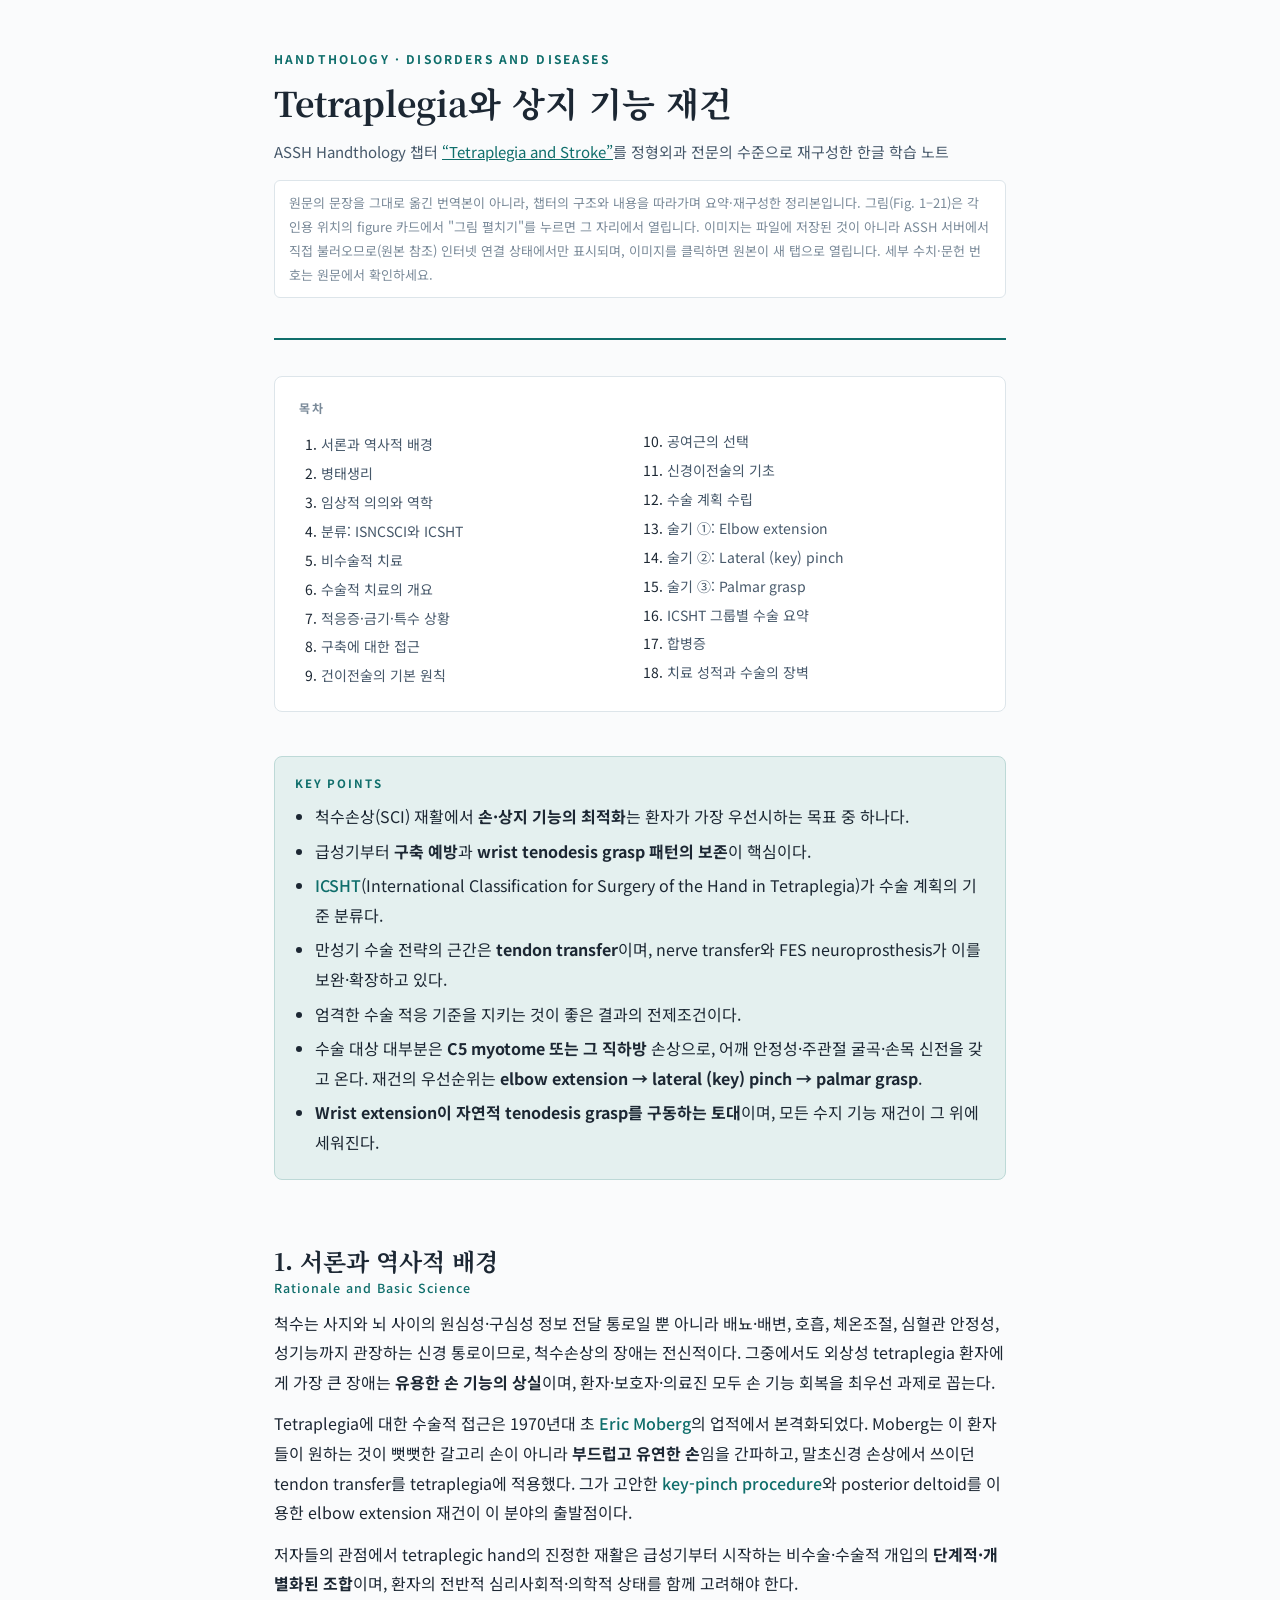
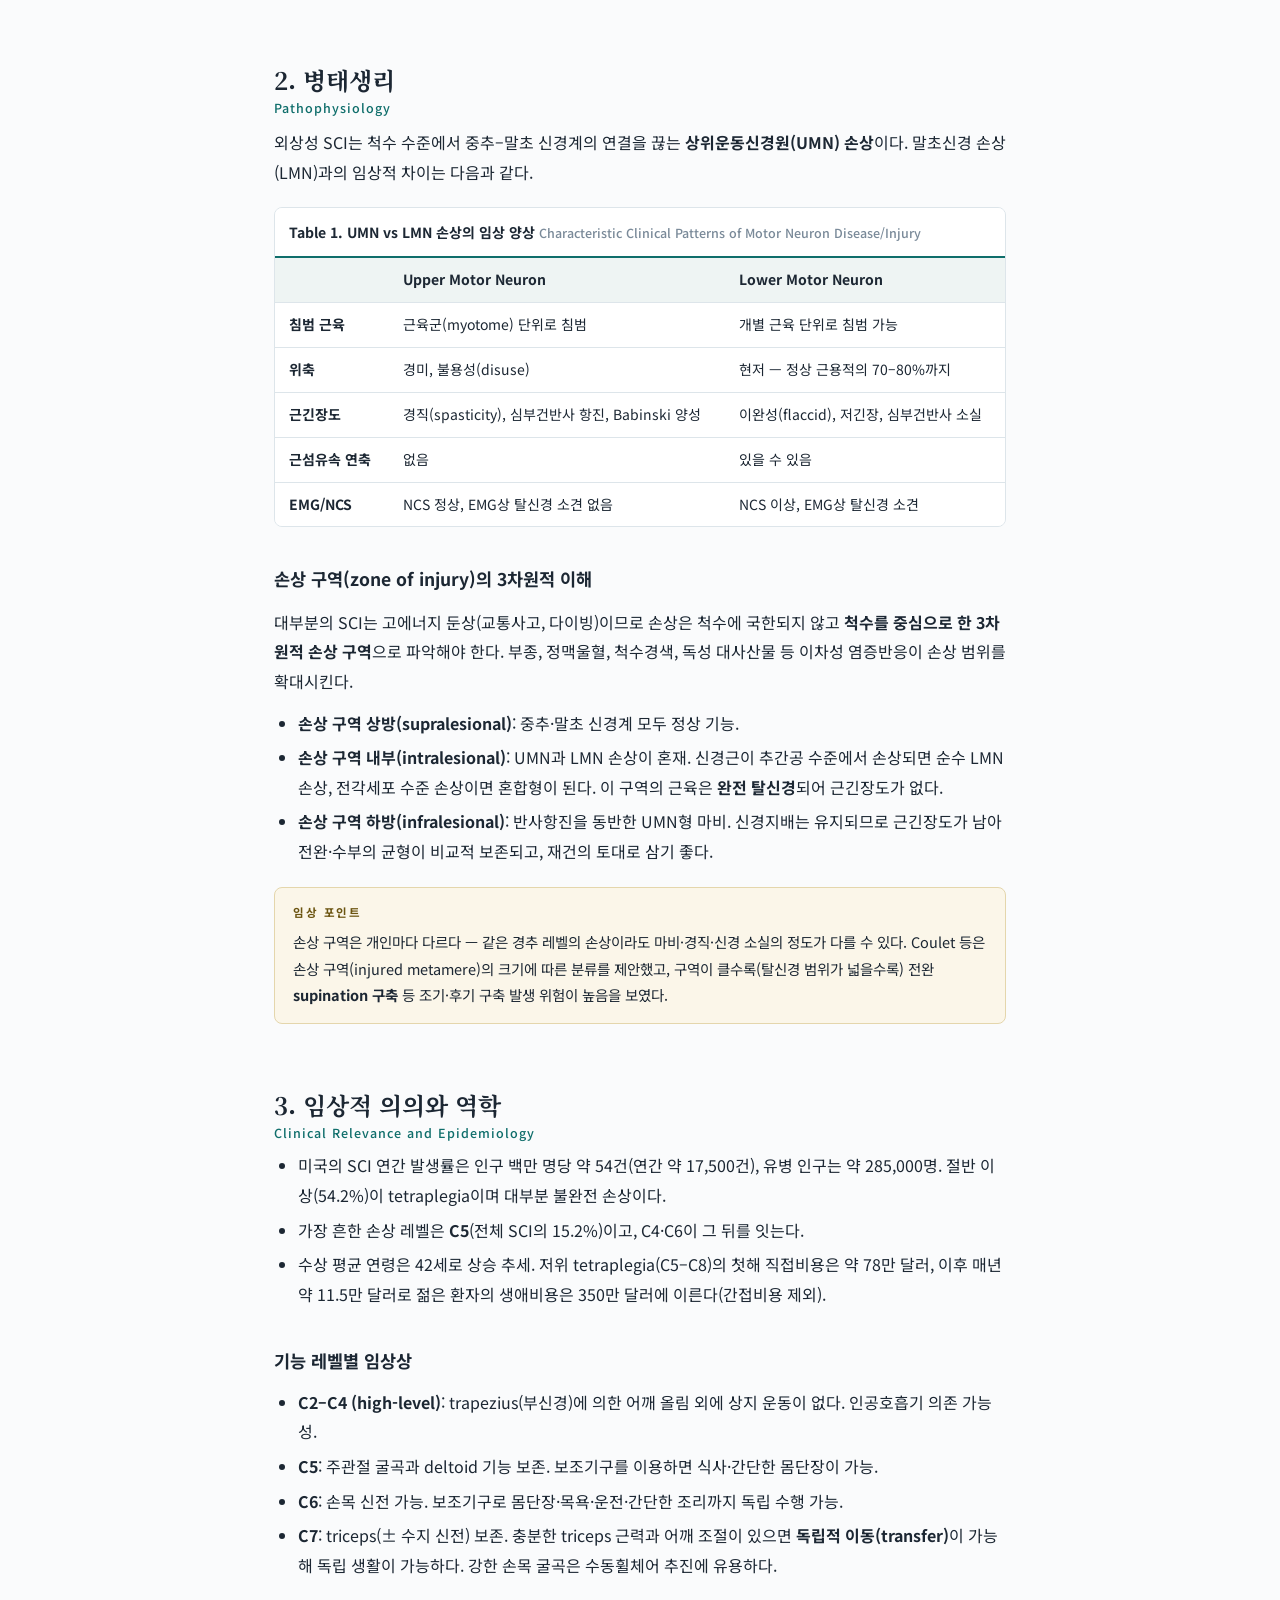
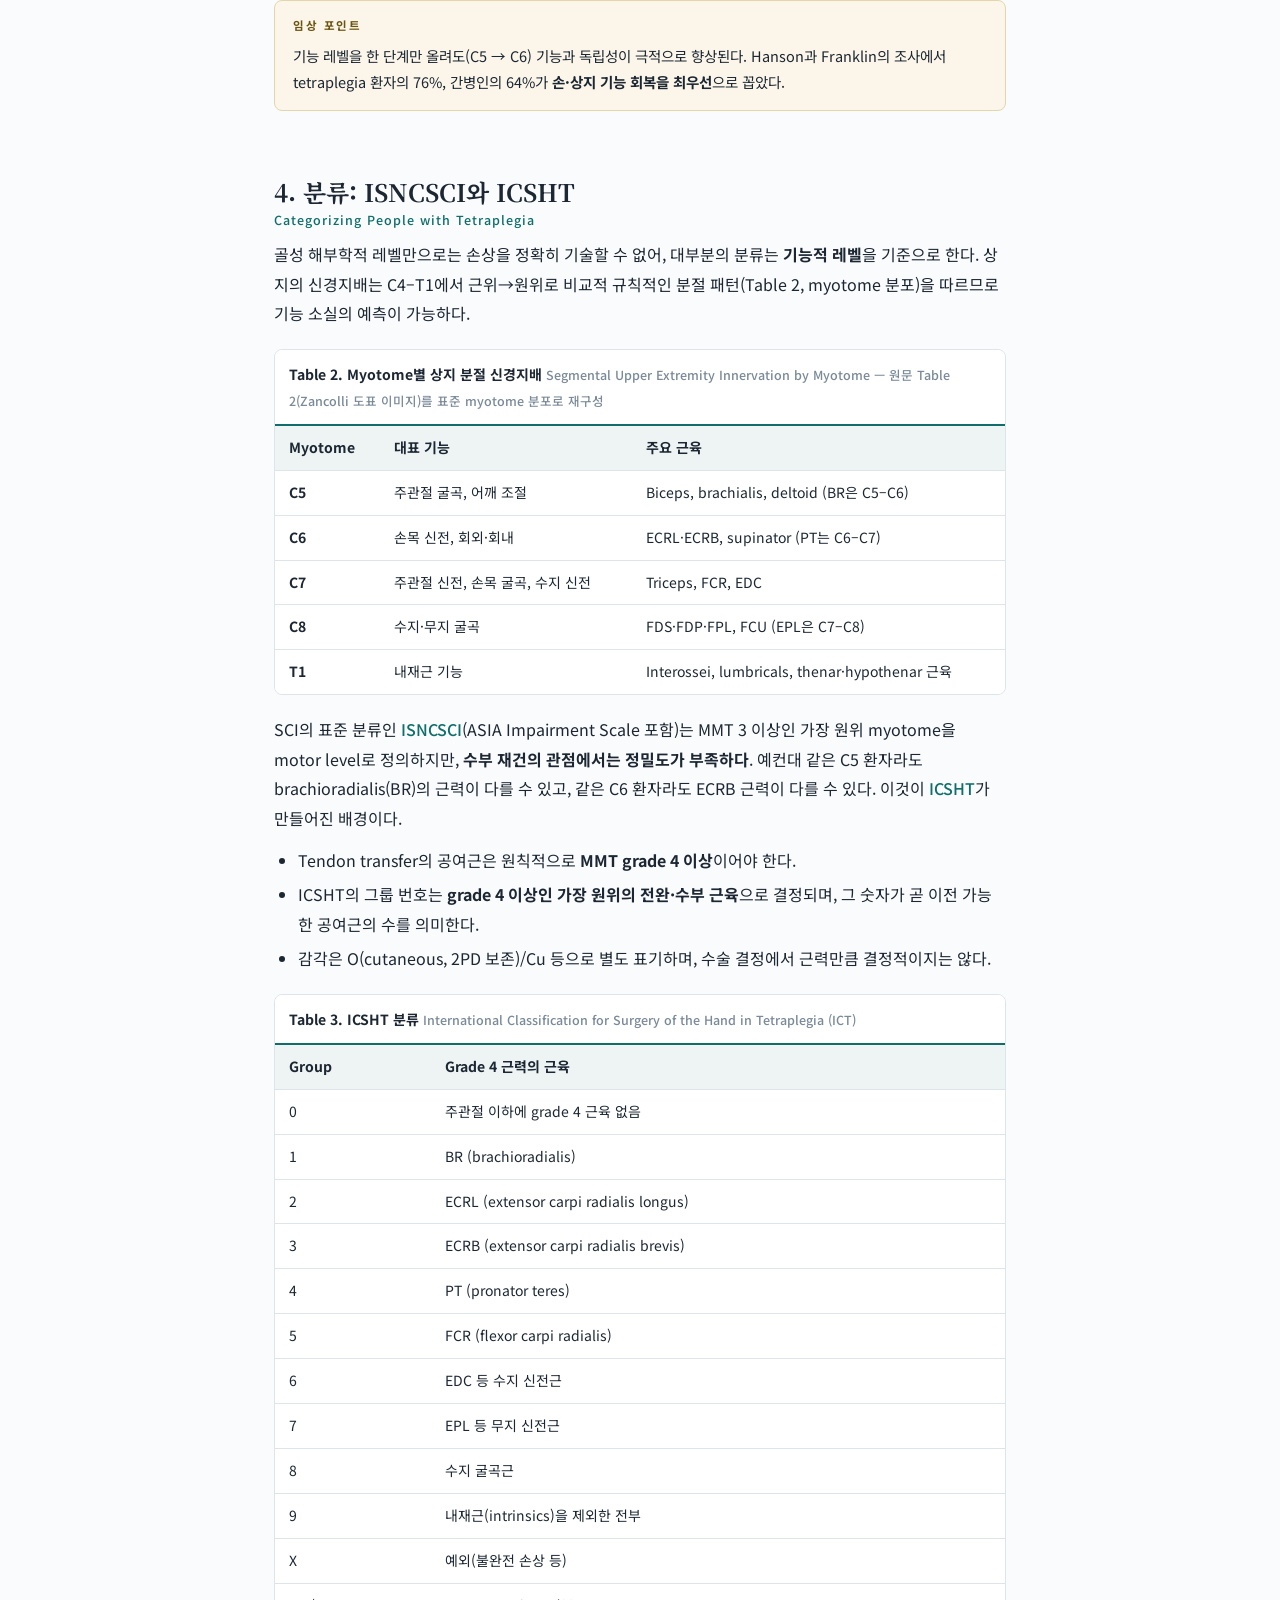
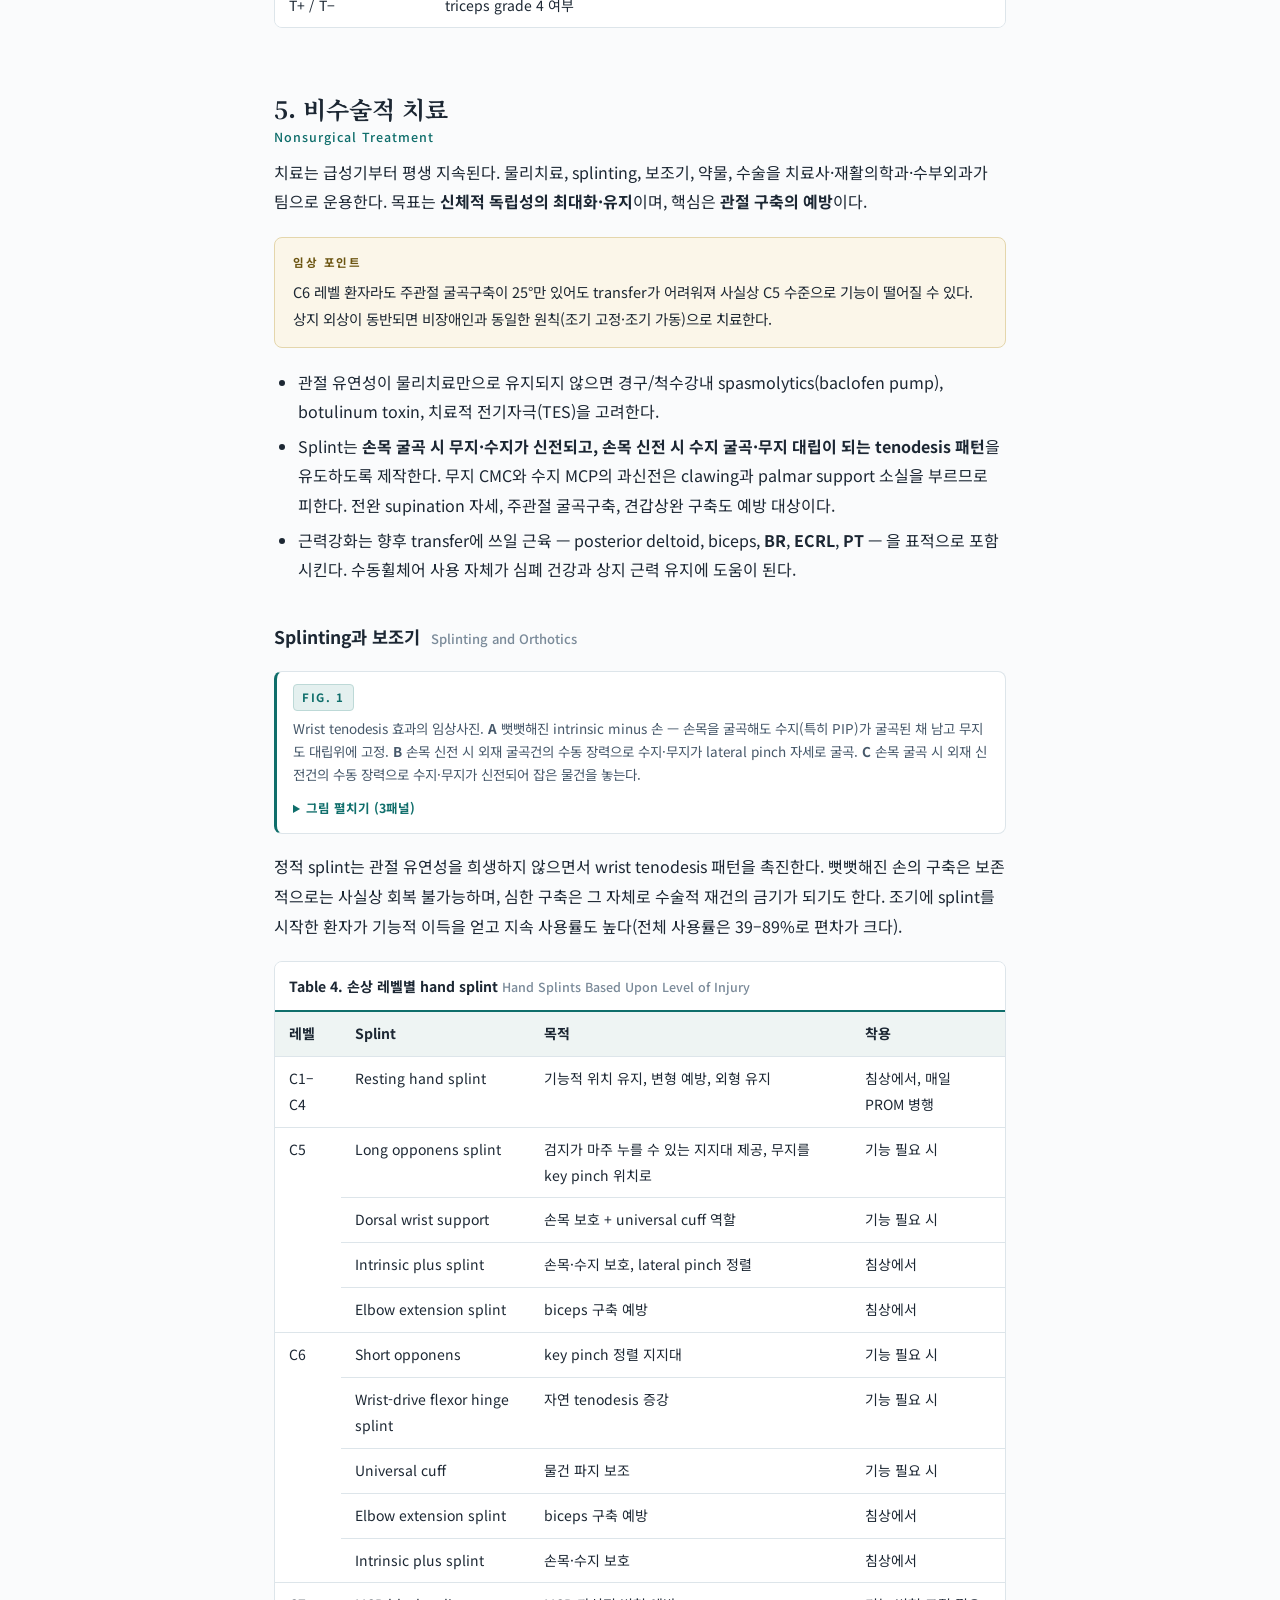
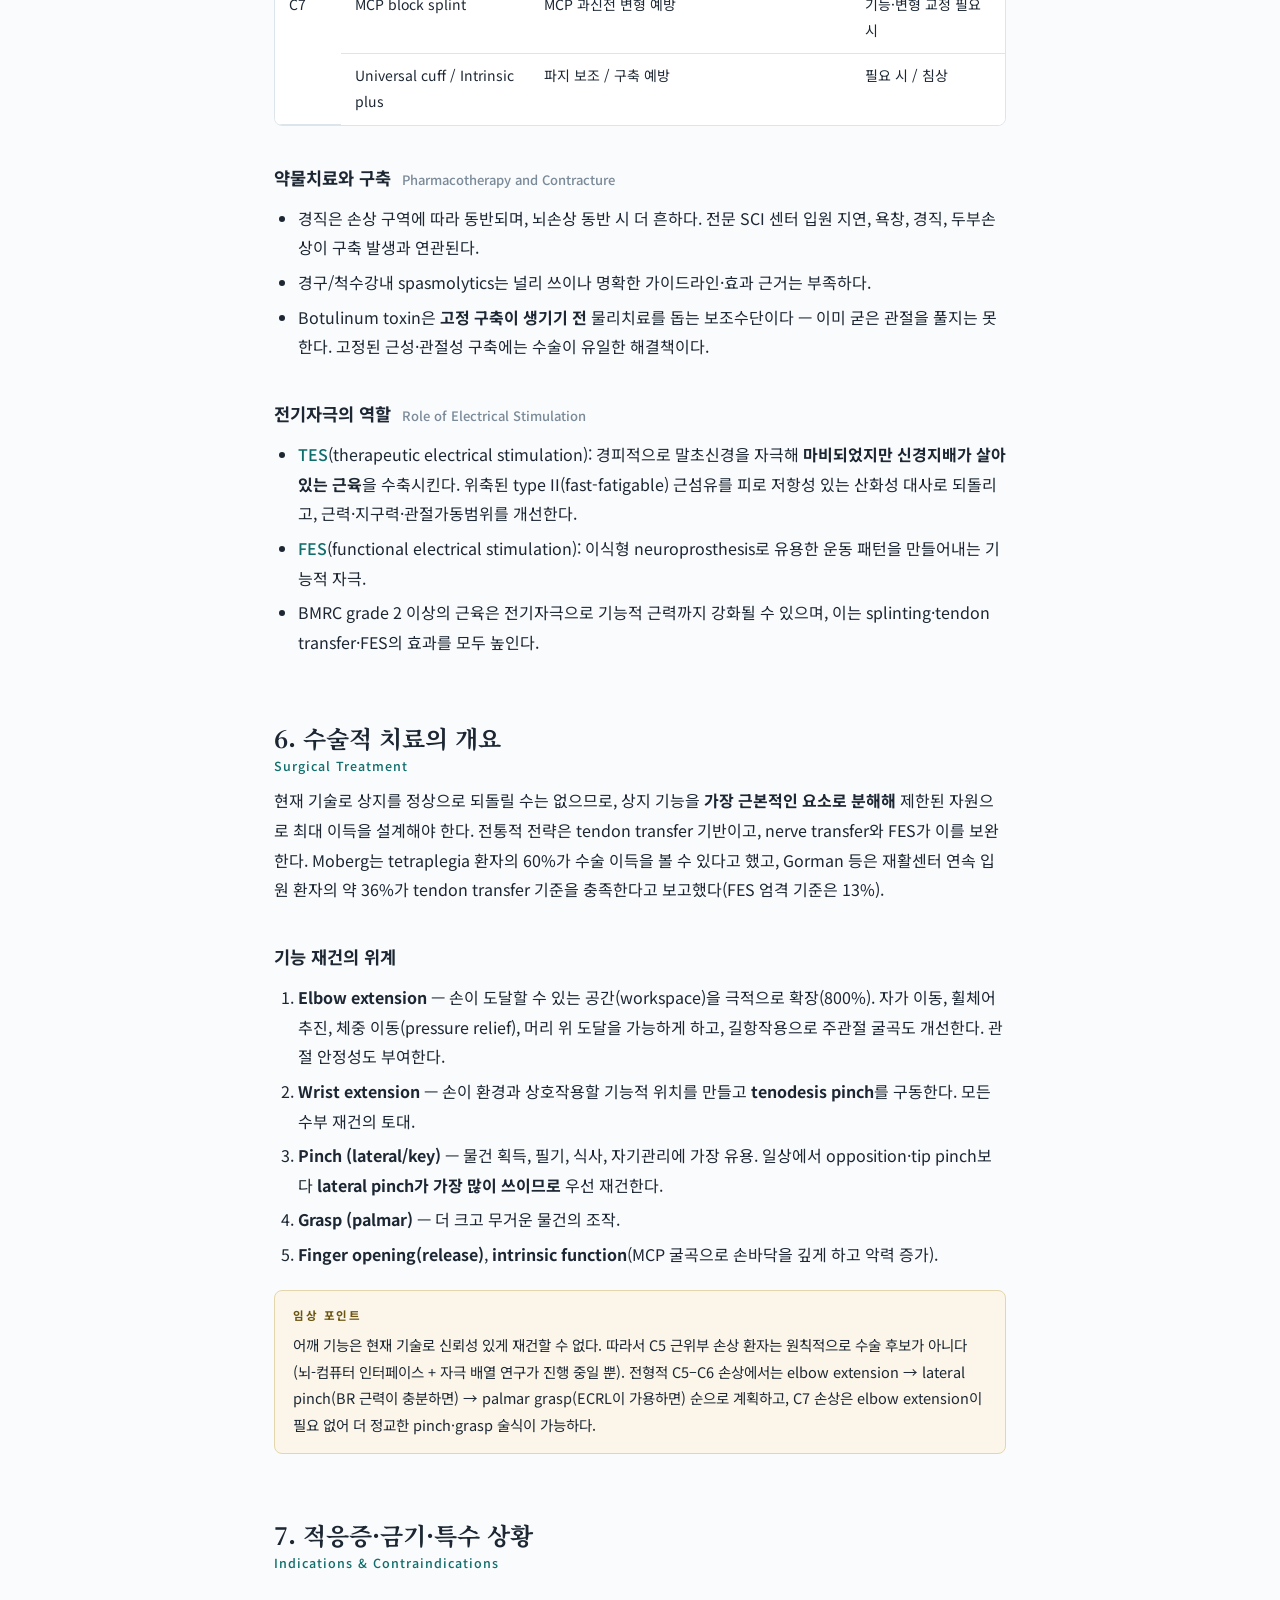
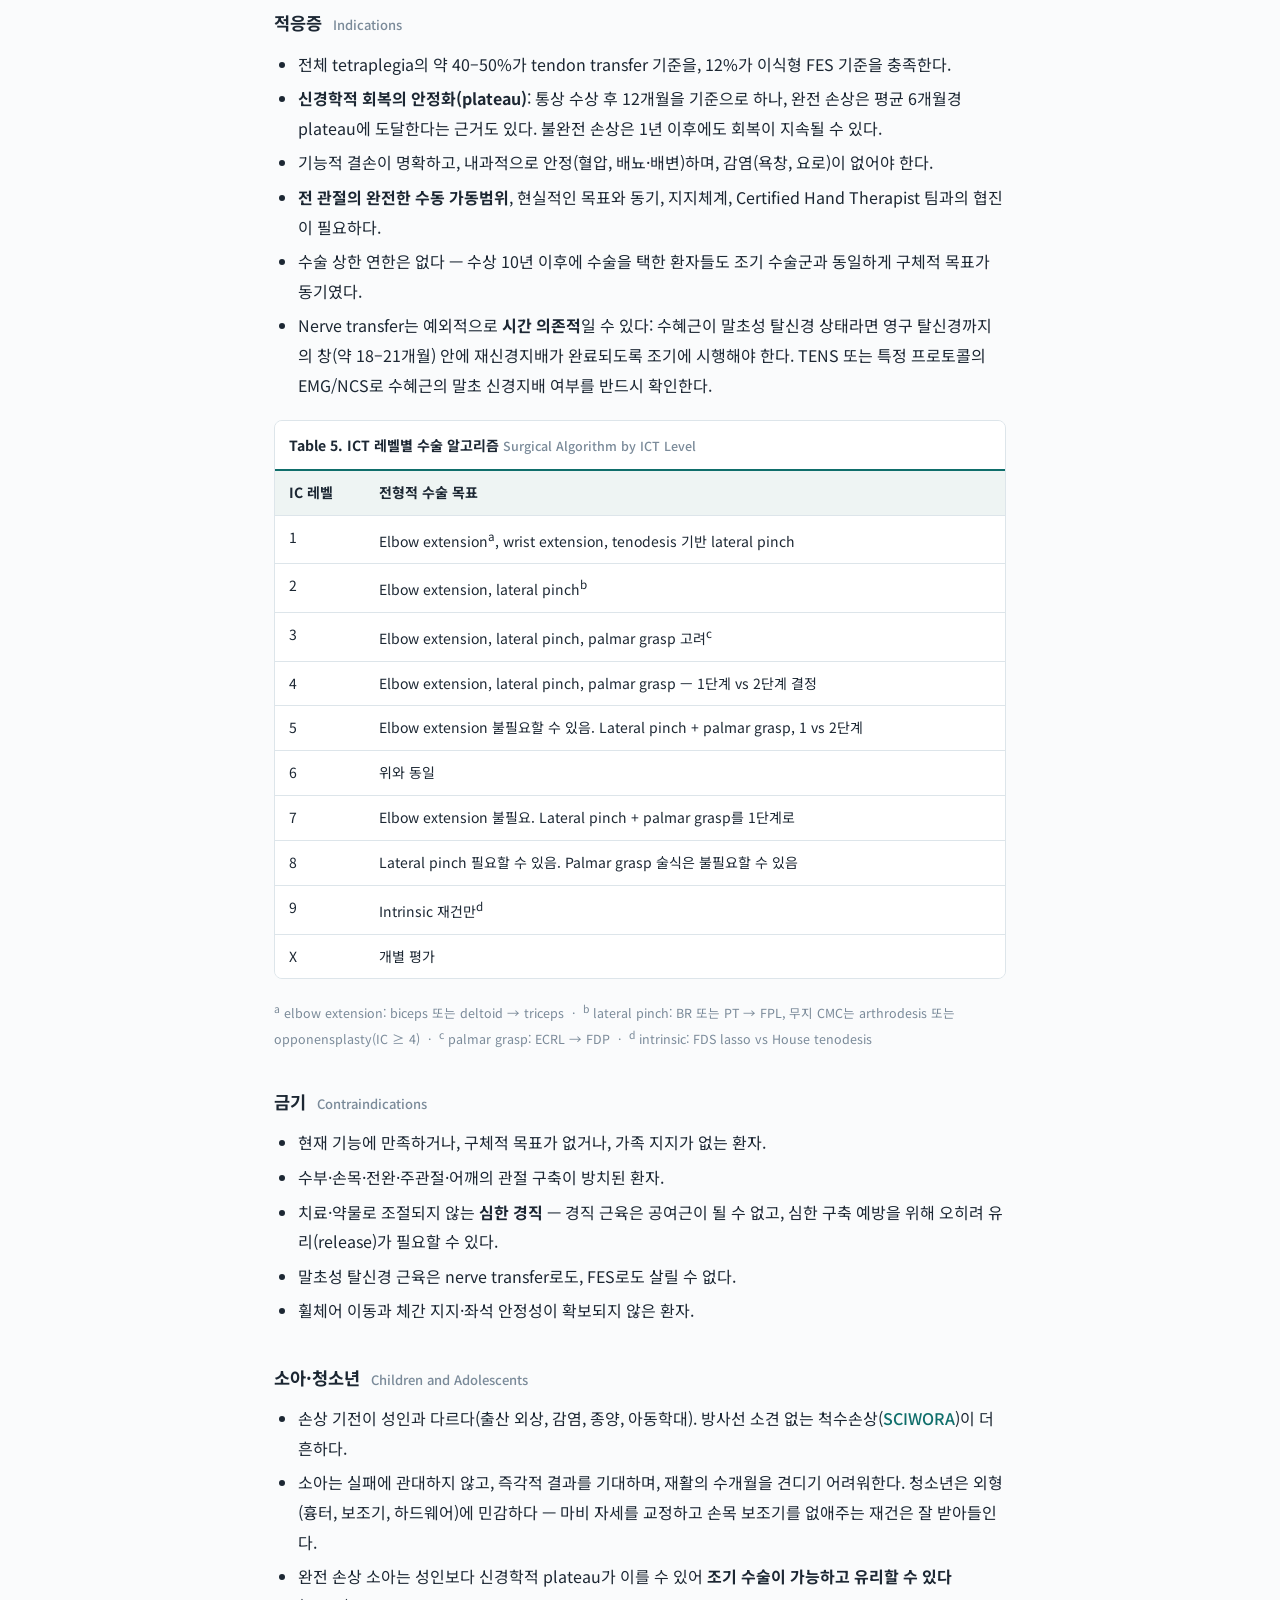
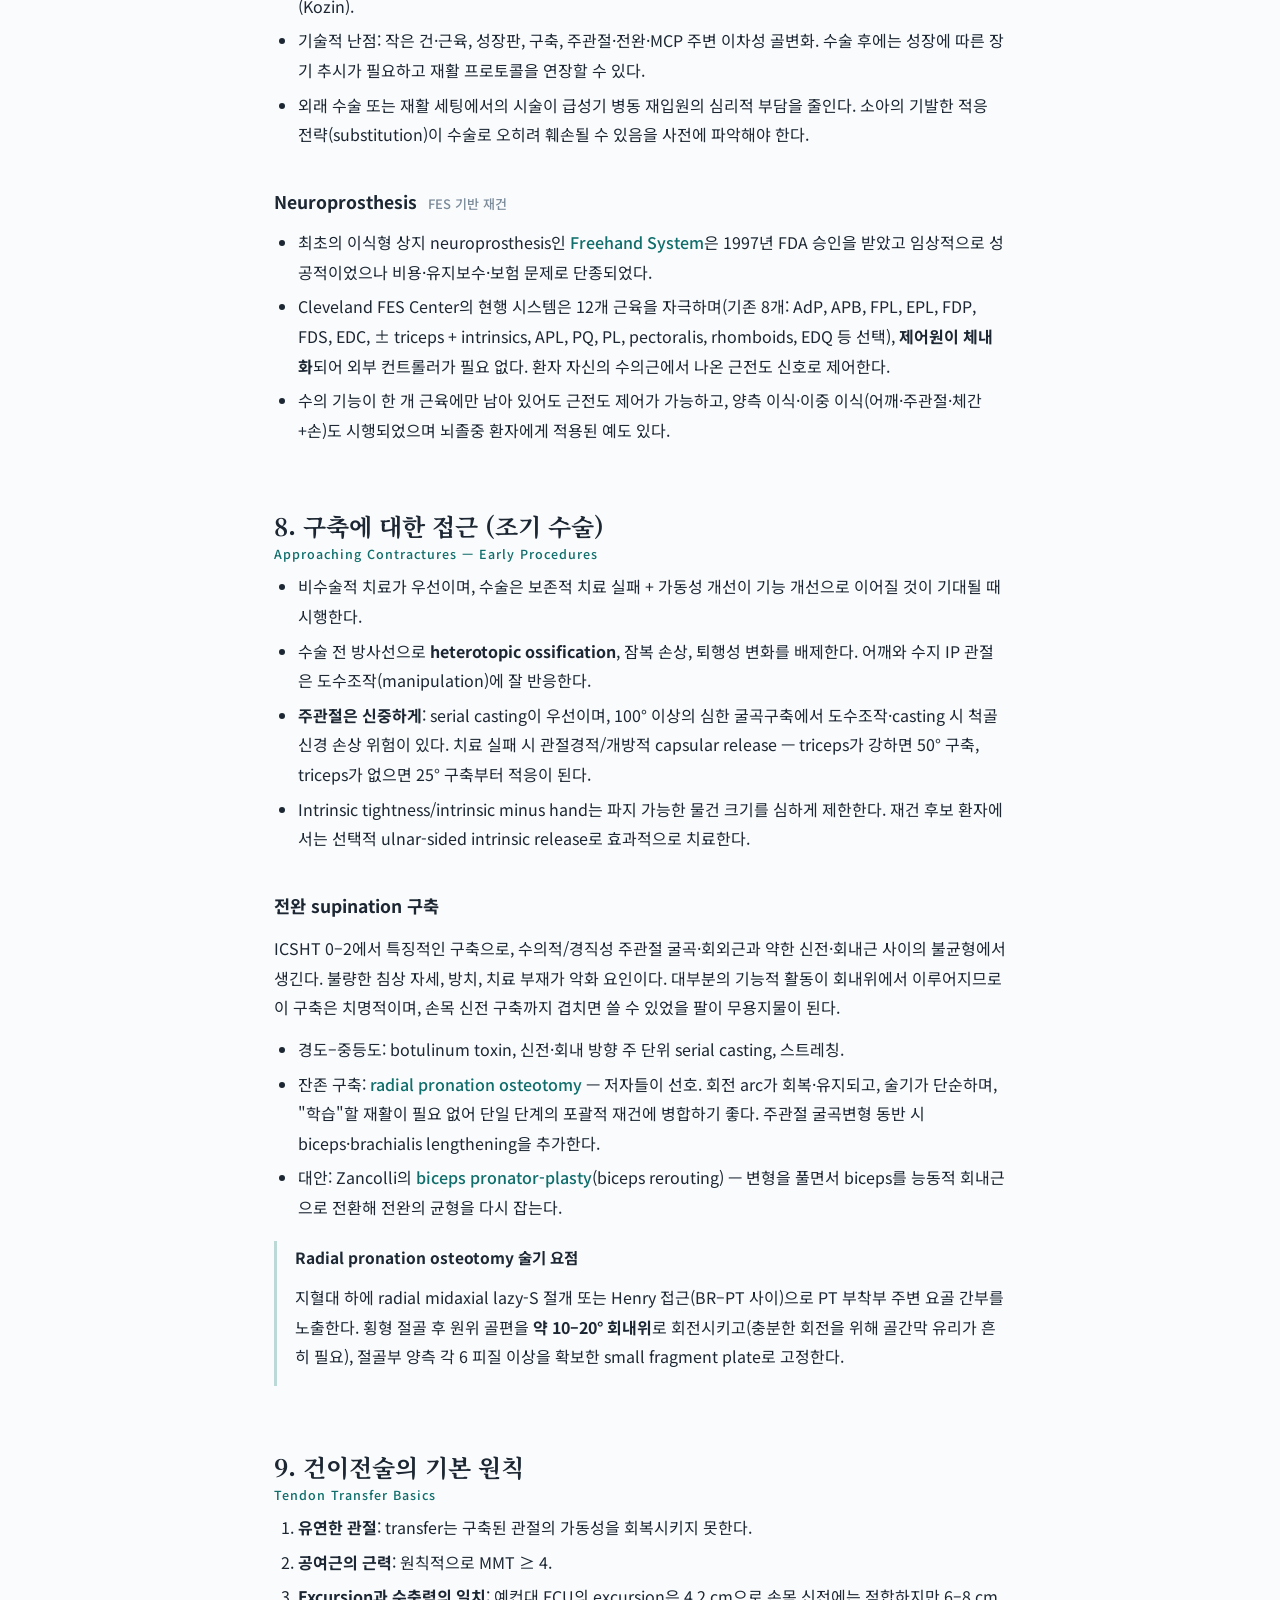
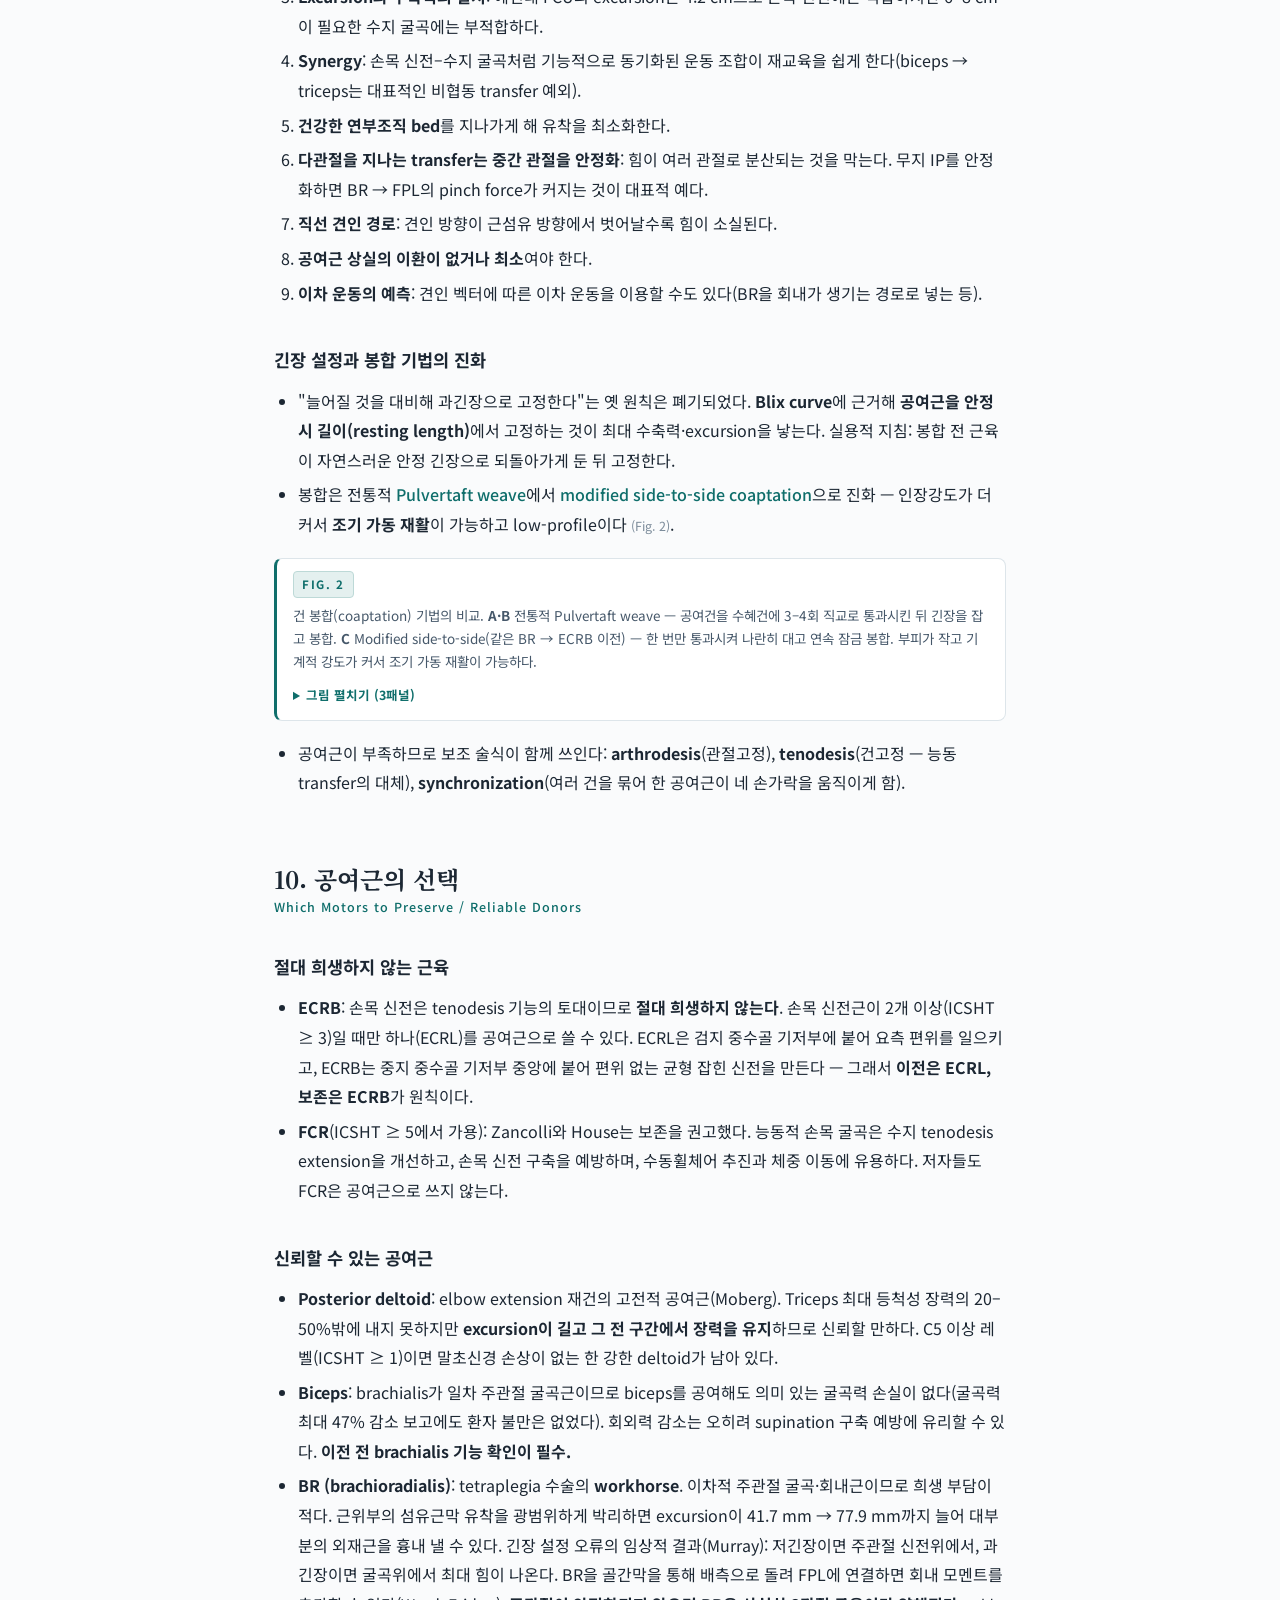
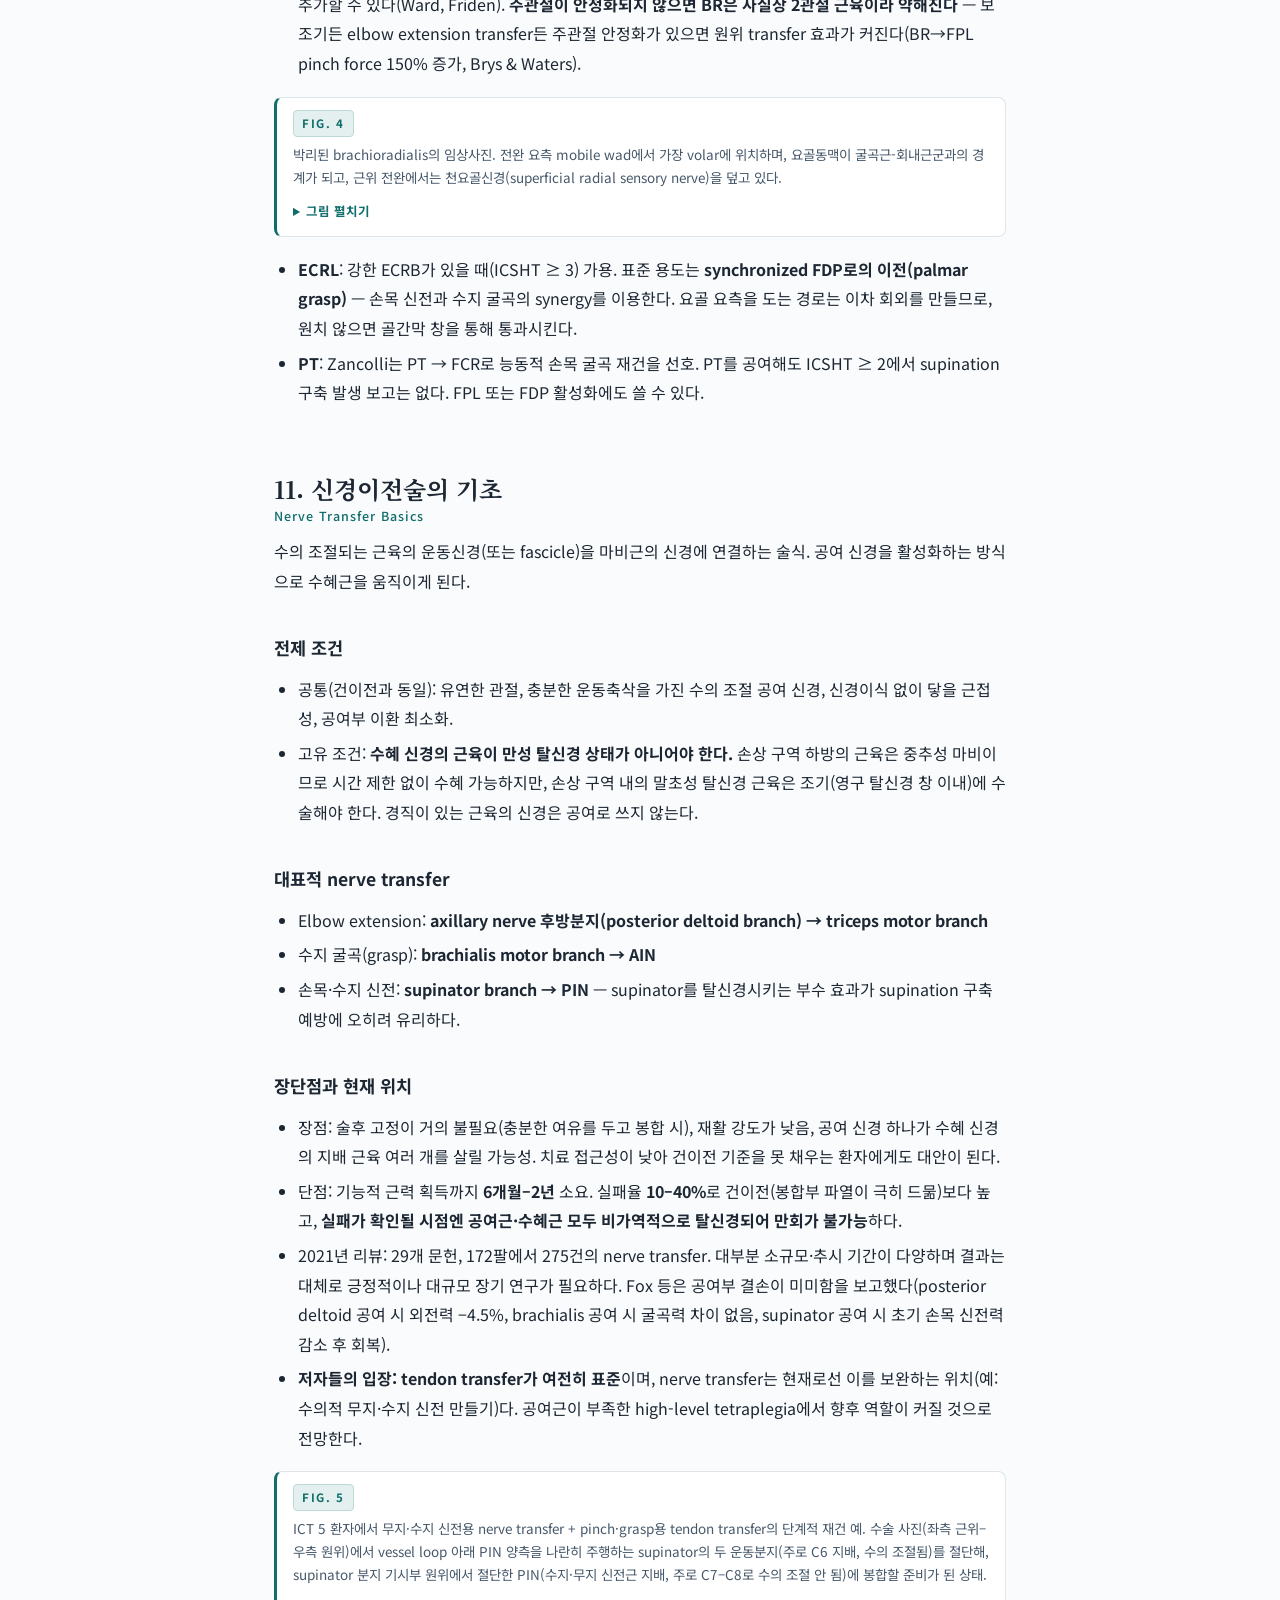
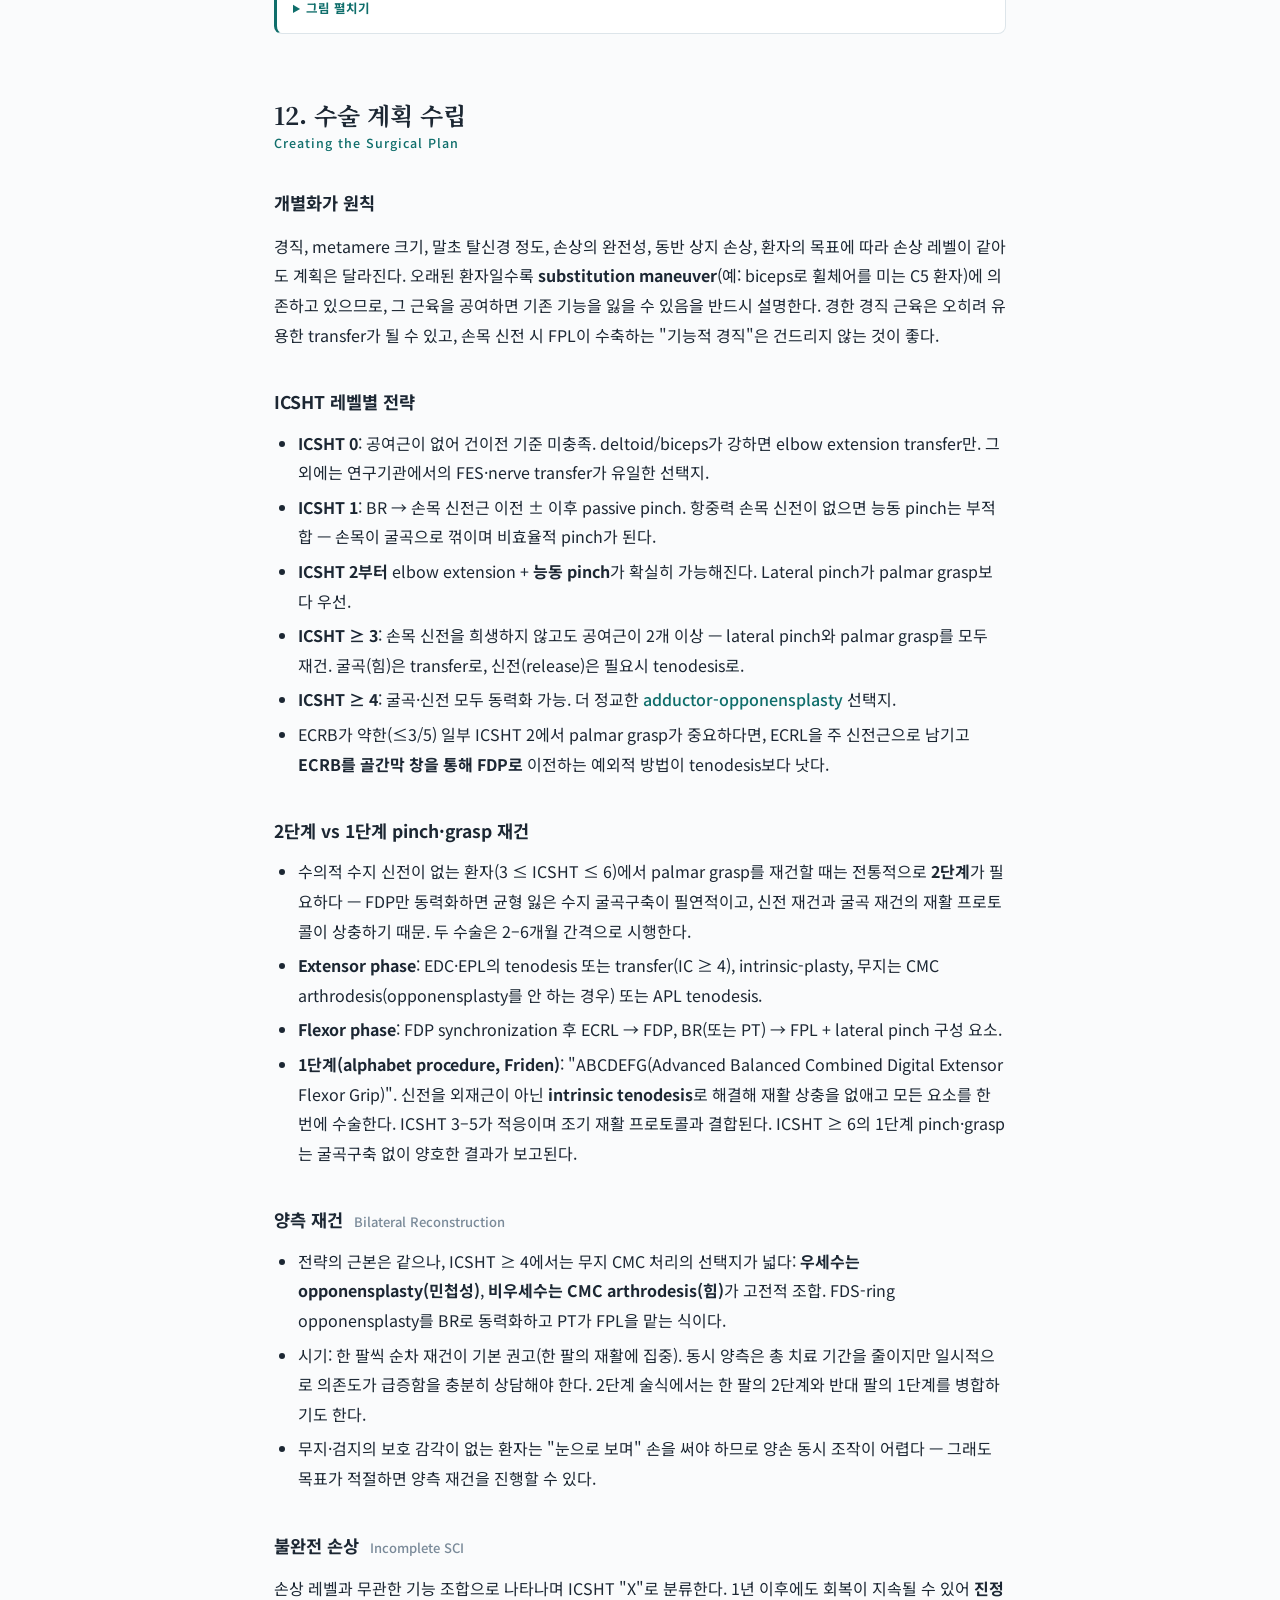
<file: tetraplegia_stroke_note.html>
<!doctype html>
<html lang="ko">
<meta charset="utf-8">
<meta name="viewport" content="width=device-width,initial-scale=1">
<meta name="robots" content="noindex">
<title>Tetraplegia 상지재건 노트</title>
<link rel="stylesheet" href="https://fonts.googleapis.com/css2?family=Noto+Serif+KR:wght@600;700&family=Noto+Sans+KR:wght@400;500;700&display=swap">
<style>
:root{
  --ink:#1C2733; --ink-soft:#46586A; --ink-faint:#7A8A99;
  --ground:#FAFBFC; --panel:#FFFFFF; --line:#DDE5EA;
  --accent:#0F6E6B; --accent-soft:#E4F0EF; --accent-line:#BDD9D7;
  --pearl-bg:#FBF6E9; --pearl-line:#E4D6AC; --pearl-ink:#6B5410;
  --th-bg:#EEF4F3; --code-bg:#F1F4F6;
}
:root:not([data-theme="light"]){}
@media (prefers-color-scheme: dark){
  :root:not([data-theme="light"]){
    --ink:#E3EAEF; --ink-soft:#AEBECB; --ink-faint:#7E8FA0;
    --ground:#141A20; --panel:#1B232B; --line:#2C3843;
    --accent:#5FBDB8; --accent-soft:#1C2E2D; --accent-line:#2E4C4A;
    --pearl-bg:#272215; --pearl-line:#4A3F1E; --pearl-ink:#D9C273;
    --th-bg:#202A31; --code-bg:#222C34;
  }
}
:root[data-theme="dark"]{
  --ink:#E3EAEF; --ink-soft:#AEBECB; --ink-faint:#7E8FA0;
  --ground:#141A20; --panel:#1B232B; --line:#2C3843;
  --accent:#5FBDB8; --accent-soft:#1C2E2D; --accent-line:#2E4C4A;
  --pearl-bg:#272215; --pearl-line:#4A3F1E; --pearl-ink:#D9C273;
  --th-bg:#202A31; --code-bg:#222C34;
}
*{box-sizing:border-box}
body{background:var(--ground); color:var(--ink); font:16px/1.85 "Noto Sans KR",-apple-system,"Apple SD Gothic Neo",sans-serif; margin:0; -webkit-font-smoothing:antialiased}
.wrap{max-width:780px; margin:0 auto; padding:48px 24px 96px}
header.hero{border-bottom:2px solid var(--accent); padding-bottom:28px; margin-bottom:36px}
.eyebrow{font-size:12px; font-weight:700; letter-spacing:.18em; text-transform:uppercase; color:var(--accent); margin:0 0 10px}
h1{font-family:"Noto Serif KR",serif; font-size:34px; line-height:1.35; margin:0 0 12px; text-wrap:balance}
.sub{color:var(--ink-soft); font-size:15px; margin:0}
.sub a{color:var(--accent)}
.notice{font-size:13px; color:var(--ink-faint); margin-top:14px; padding:10px 14px; background:var(--panel); border:1px solid var(--line); border-radius:6px}
nav.toc{background:var(--panel); border:1px solid var(--line); border-radius:8px; padding:20px 24px; margin-bottom:44px}
nav.toc .toc-title{font-size:12px; font-weight:700; letter-spacing:.16em; color:var(--ink-faint); text-transform:uppercase; margin:0 0 10px}
nav.toc ol{margin:0; padding-left:22px; column-count:2; column-gap:32px; font-size:14px}
nav.toc li{margin:3px 0; break-inside:avoid}
nav.toc a{color:var(--ink-soft); text-decoration:none}
nav.toc a:hover, nav.toc a:focus{color:var(--accent); text-decoration:underline}
h2{font-family:"Noto Serif KR",serif; font-size:24px; line-height:1.4; margin:64px 0 6px; text-wrap:balance; scroll-margin-top:24px}
h2 .en{display:block; font-family:"Noto Sans KR",sans-serif; font-size:12.5px; font-weight:500; letter-spacing:.08em; color:var(--accent); margin-top:2px}
h3{font-size:17.5px; font-weight:700; margin:36px 0 4px; color:var(--ink)}
h3 .en{font-weight:500; font-size:13px; color:var(--ink-faint); margin-left:6px}
h4{font-size:15.5px; font-weight:700; margin:26px 0 2px}
p{margin:12px 0}
ul,ol{margin:10px 0; padding-left:24px}
li{margin:5px 0}
strong{font-weight:700}
em{font-style:normal; color:var(--accent); font-weight:500}
.term{color:var(--accent); font-weight:500}
.pearl{background:var(--pearl-bg); border:1px solid var(--pearl-line); border-radius:8px; padding:14px 18px; margin:20px 0; font-size:14.5px}
.pearl .label{display:block; font-size:11.5px; font-weight:700; letter-spacing:.16em; text-transform:uppercase; color:var(--pearl-ink); margin-bottom:6px}
.keybox{background:var(--accent-soft); border:1px solid var(--accent-line); border-radius:8px; padding:16px 20px; margin:22px 0}
.keybox .label{display:block; font-size:11.5px; font-weight:700; letter-spacing:.16em; text-transform:uppercase; color:var(--accent); margin-bottom:8px}
.keybox ul{margin:0; padding-left:20px}
.tbl-wrap{overflow-x:auto; margin:20px 0; border:1px solid var(--line); border-radius:8px}
table{border-collapse:collapse; width:100%; font-size:14px; background:var(--panel)}
caption{caption-side:top; text-align:left; font-weight:700; font-size:14px; padding:12px 14px 10px; background:var(--panel); border-bottom:2px solid var(--accent)}
caption .cap-en{font-weight:500; color:var(--ink-faint); font-size:12.5px}
th{background:var(--th-bg); text-align:left; font-weight:700; padding:9px 14px; border-bottom:1px solid var(--line); white-space:nowrap}
td{padding:9px 14px; border-bottom:1px solid var(--line); vertical-align:top}
tr:last-child td{border-bottom:none}
td.num, th.num{font-variant-numeric:tabular-nums; white-space:nowrap}
.figref{font-size:12.5px; color:var(--ink-faint)}
.fig{background:var(--panel); border:1px solid var(--line); border-left:3px solid var(--accent); border-radius:8px; padding:12px 16px 10px; margin:18px 0; font-size:13.5px; color:var(--ink-soft)}
.fig-head{display:flex; align-items:center; gap:10px; flex-wrap:wrap; margin-bottom:6px}
.fig-no{font-size:11.5px; font-weight:700; letter-spacing:.14em; text-transform:uppercase; color:var(--accent); background:var(--accent-soft); border:1px solid var(--accent-line); border-radius:4px; padding:2px 8px; white-space:nowrap}
.fig-links{display:flex; gap:6px; flex-wrap:wrap}
.fig-links a{display:inline-block; min-width:26px; text-align:center; font-size:12px; font-weight:700; color:var(--accent); background:var(--ground); border:1px solid var(--line); border-radius:4px; padding:2px 7px; text-decoration:none}
.fig-links a:hover, .fig-links a:focus{border-color:var(--accent); background:var(--accent-soft)}
.fig p{margin:2px 0 4px; line-height:1.7}
.divider{border:none; border-top:1px solid var(--line); margin:56px 0}
.step{border-left:3px solid var(--accent-line); padding:2px 0 2px 18px; margin:18px 0}
.step h4{margin-top:0}
footer{margin-top:72px; padding-top:20px; border-top:1px solid var(--line); font-size:13px; color:var(--ink-faint)}
@media (max-width:640px){ nav.toc ol{column-count:1} h1{font-size:27px} h2{font-size:21px} }
@media (prefers-reduced-motion: no-preference){ html{scroll-behavior:smooth} }

.fig-toggle{margin-top:6px}
.fig-toggle summary{cursor:pointer; font-size:12.5px; font-weight:700; color:var(--accent); padding:4px 0; user-select:none}
.fig-toggle summary:hover{text-decoration:underline}
.fig-imgs{display:flex; flex-wrap:wrap; gap:12px; padding:10px 0 4px; align-items:flex-start}
.fig-imgs figure{margin:0; text-align:center}
.fig-imgs img{max-width:280px; height:auto; border:1px solid var(--line); border-radius:6px; background:#fff; display:block}
.fig-imgs figcaption{font-size:11.5px; font-weight:700; color:var(--ink-faint); margin-top:4px; letter-spacing:.08em}
</style>

<div class="wrap">

<header class="hero">
  <p class="eyebrow">Handthology · Disorders and Diseases</p>
  <h1>Tetraplegia와 상지 기능 재건</h1>
  <p class="sub">ASSH Handthology 챕터 <a href="https://handthology.assh.org/chapters/disorders-diseases/tetraplegia-stroke" target="_blank" rel="noopener">“Tetraplegia and Stroke”</a>를 정형외과 전문의 수준으로 재구성한 한글 학습 노트</p>
  <p class="notice">원문의 문장을 그대로 옮긴 번역본이 아니라, 챕터의 구조와 내용을 따라가며 요약·재구성한 정리본입니다. 그림(Fig. 1–21)은 각 인용 위치의 figure 카드에서 "그림 펼치기"를 누르면 그 자리에서 열립니다. 이미지는 파일에 저장된 것이 아니라 ASSH 서버에서 직접 불러오므로(원본 참조) 인터넷 연결 상태에서만 표시되며, 이미지를 클릭하면 원본이 새 탭으로 열립니다. 세부 수치·문헌 번호는 원문에서 확인하세요.</p>
</header>

<nav class="toc" aria-label="목차">
  <p class="toc-title">목차</p>
  <ol>
    <li><a href="#rationale">서론과 역사적 배경</a></li>
    <li><a href="#patho">병태생리</a></li>
    <li><a href="#epi">임상적 의의와 역학</a></li>
    <li><a href="#class">분류: ISNCSCI와 ICSHT</a></li>
    <li><a href="#nonop">비수술적 치료</a></li>
    <li><a href="#surgical">수술적 치료의 개요</a></li>
    <li><a href="#indications">적응증·금기·특수 상황</a></li>
    <li><a href="#contracture">구축에 대한 접근</a></li>
    <li><a href="#principles">건이전술의 기본 원칙</a></li>
    <li><a href="#donors">공여근의 선택</a></li>
    <li><a href="#nerve">신경이전술의 기초</a></li>
    <li><a href="#planning">수술 계획 수립</a></li>
    <li><a href="#elbow">술기 ①: Elbow extension</a></li>
    <li><a href="#pinch">술기 ②: Lateral (key) pinch</a></li>
    <li><a href="#grasp">술기 ③: Palmar grasp</a></li>
    <li><a href="#icsht-summary">ICSHT 그룹별 수술 요약</a></li>
    <li><a href="#complications">합병증</a></li>
    <li><a href="#results">치료 성적과 수술의 장벽</a></li>
  </ol>
</nav>

<div class="keybox">
  <span class="label">Key Points</span>
  <ul>
    <li>척수손상(SCI) 재활에서 <strong>손·상지 기능의 최적화</strong>는 환자가 가장 우선시하는 목표 중 하나다.</li>
    <li>급성기부터 <strong>구축 예방</strong>과 <strong>wrist tenodesis grasp 패턴의 보존</strong>이 핵심이다.</li>
    <li><span class="term">ICSHT</span>(International Classification for Surgery of the Hand in Tetraplegia)가 수술 계획의 기준 분류다.</li>
    <li>만성기 수술 전략의 근간은 <strong>tendon transfer</strong>이며, nerve transfer와 FES neuroprosthesis가 이를 보완·확장하고 있다.</li>
    <li>엄격한 수술 적응 기준을 지키는 것이 좋은 결과의 전제조건이다.</li>
    <li>수술 대상 대부분은 <strong>C5 myotome 또는 그 직하방</strong> 손상으로, 어깨 안정성·주관절 굴곡·손목 신전을 갖고 온다. 재건의 우선순위는 <strong>elbow extension → lateral (key) pinch → palmar grasp</strong>.</li>
    <li><strong>Wrist extension이 자연적 tenodesis grasp를 구동하는 토대</strong>이며, 모든 수지 기능 재건이 그 위에 세워진다.</li>
  </ul>
</div>

<h2 id="rationale">1. 서론과 역사적 배경<span class="en">Rationale and Basic Science</span></h2>
<p>척수는 사지와 뇌 사이의 원심성·구심성 정보 전달 통로일 뿐 아니라 배뇨·배변, 호흡, 체온조절, 심혈관 안정성, 성기능까지 관장하는 신경 통로이므로, 척수손상의 장애는 전신적이다. 그중에서도 외상성 tetraplegia 환자에게 가장 큰 장애는 <strong>유용한 손 기능의 상실</strong>이며, 환자·보호자·의료진 모두 손 기능 회복을 최우선 과제로 꼽는다.</p>
<p>Tetraplegia에 대한 수술적 접근은 1970년대 초 <span class="term">Eric Moberg</span>의 업적에서 본격화되었다. Moberg는 이 환자들이 원하는 것이 뻣뻣한 갈고리 손이 아니라 <strong>부드럽고 유연한 손</strong>임을 간파하고, 말초신경 손상에서 쓰이던 tendon transfer를 tetraplegia에 적용했다. 그가 고안한 <span class="term">key-pinch procedure</span>와 posterior deltoid를 이용한 elbow extension 재건이 이 분야의 출발점이다.</p>
<p>저자들의 관점에서 tetraplegic hand의 진정한 재활은 급성기부터 시작하는 비수술·수술적 개입의 <strong>단계적·개별화된 조합</strong>이며, 환자의 전반적 심리사회적·의학적 상태를 함께 고려해야 한다.</p>

<h2 id="patho">2. 병태생리<span class="en">Pathophysiology</span></h2>
<p>외상성 SCI는 척수 수준에서 중추–말초 신경계의 연결을 끊는 <strong>상위운동신경원(UMN) 손상</strong>이다. 말초신경 손상(LMN)과의 임상적 차이는 다음과 같다.</p>

<div class="tbl-wrap">
<table>
<caption>Table 1. UMN vs LMN 손상의 임상 양상 <span class="cap-en">Characteristic Clinical Patterns of Motor Neuron Disease/Injury</span></caption>
<thead><tr><th></th><th>Upper Motor Neuron</th><th>Lower Motor Neuron</th></tr></thead>
<tbody>
<tr><td><strong>침범 근육</strong></td><td>근육군(myotome) 단위로 침범</td><td>개별 근육 단위로 침범 가능</td></tr>
<tr><td><strong>위축</strong></td><td>경미, 불용성(disuse)</td><td>현저 — 정상 근용적의 70–80%까지</td></tr>
<tr><td><strong>근긴장도</strong></td><td>경직(spasticity), 심부건반사 항진, Babinski 양성</td><td>이완성(flaccid), 저긴장, 심부건반사 소실</td></tr>
<tr><td><strong>근섬유속 연축</strong></td><td>없음</td><td>있을 수 있음</td></tr>
<tr><td><strong>EMG/NCS</strong></td><td>NCS 정상, EMG상 탈신경 소견 없음</td><td>NCS 이상, EMG상 탈신경 소견</td></tr>
</tbody>
</table>
</div>

<h3>손상 구역(zone of injury)의 3차원적 이해</h3>
<p>대부분의 SCI는 고에너지 둔상(교통사고, 다이빙)이므로 손상은 척수에 국한되지 않고 <strong>척수를 중심으로 한 3차원적 손상 구역</strong>으로 파악해야 한다. 부종, 정맥울혈, 척수경색, 독성 대사산물 등 이차성 염증반응이 손상 범위를 확대시킨다.</p>
<ul>
  <li><strong>손상 구역 상방(supralesional)</strong>: 중추·말초 신경계 모두 정상 기능.</li>
  <li><strong>손상 구역 내부(intralesional)</strong>: UMN과 LMN 손상이 혼재. 신경근이 추간공 수준에서 손상되면 순수 LMN 손상, 전각세포 수준 손상이면 혼합형이 된다. 이 구역의 근육은 <strong>완전 탈신경</strong>되어 근긴장도가 없다.</li>
  <li><strong>손상 구역 하방(infralesional)</strong>: 반사항진을 동반한 UMN형 마비. 신경지배는 유지되므로 근긴장도가 남아 전완·수부의 균형이 비교적 보존되고, 재건의 토대로 삼기 좋다.</li>
</ul>
<div class="pearl"><span class="label">임상 포인트</span>손상 구역은 개인마다 다르다 — 같은 경추 레벨의 손상이라도 마비·경직·신경 소실의 정도가 다를 수 있다. Coulet 등은 손상 구역(injured metamere)의 크기에 따른 분류를 제안했고, 구역이 클수록(탈신경 범위가 넓을수록) 전완 <strong>supination 구축</strong> 등 조기·후기 구축 발생 위험이 높음을 보였다.</div>

<h2 id="epi">3. 임상적 의의와 역학<span class="en">Clinical Relevance and Epidemiology</span></h2>
<ul>
  <li>미국의 SCI 연간 발생률은 인구 백만 명당 약 54건(연간 약 17,500건), 유병 인구는 약 285,000명. 절반 이상(54.2%)이 tetraplegia이며 대부분 불완전 손상이다.</li>
  <li>가장 흔한 손상 레벨은 <strong>C5</strong>(전체 SCI의 15.2%)이고, C4·C6이 그 뒤를 잇는다.</li>
  <li>수상 평균 연령은 42세로 상승 추세. 저위 tetraplegia(C5–C8)의 첫해 직접비용은 약 78만 달러, 이후 매년 약 11.5만 달러로 젊은 환자의 생애비용은 350만 달러에 이른다(간접비용 제외).</li>
</ul>
<h3>기능 레벨별 임상상</h3>
<ul>
  <li><strong>C2–C4 (high-level)</strong>: trapezius(부신경)에 의한 어깨 올림 외에 상지 운동이 없다. 인공호흡기 의존 가능성.</li>
  <li><strong>C5</strong>: 주관절 굴곡과 deltoid 기능 보존. 보조기구를 이용하면 식사·간단한 몸단장이 가능.</li>
  <li><strong>C6</strong>: 손목 신전 가능. 보조기구로 몸단장·목욕·운전·간단한 조리까지 독립 수행 가능.</li>
  <li><strong>C7</strong>: triceps(± 수지 신전) 보존. 충분한 triceps 근력과 어깨 조절이 있으면 <strong>독립적 이동(transfer)</strong>이 가능해 독립 생활이 가능하다. 강한 손목 굴곡은 수동휠체어 추진에 유용하다.</li>
</ul>
<div class="pearl"><span class="label">임상 포인트</span>기능 레벨을 한 단계만 올려도(C5 → C6) 기능과 독립성이 극적으로 향상된다. Hanson과 Franklin의 조사에서 tetraplegia 환자의 76%, 간병인의 64%가 <strong>손·상지 기능 회복을 최우선</strong>으로 꼽았다.</div>

<h2 id="class">4. 분류: ISNCSCI와 ICSHT<span class="en">Categorizing People with Tetraplegia</span></h2>
<p>골성 해부학적 레벨만으로는 손상을 정확히 기술할 수 없어, 대부분의 분류는 <strong>기능적 레벨</strong>을 기준으로 한다. 상지의 신경지배는 C4–T1에서 근위→원위로 비교적 규칙적인 분절 패턴(Table 2, myotome 분포)을 따르므로 기능 소실의 예측이 가능하다.</p>
<div class="tbl-wrap">
<table>
<caption>Table 2. Myotome별 상지 분절 신경지배 <span class="cap-en">Segmental Upper Extremity Innervation by Myotome — 원문 Table 2(Zancolli 도표 이미지)를 표준 myotome 분포로 재구성</span></caption>
<thead><tr><th>Myotome</th><th>대표 기능</th><th>주요 근육</th></tr></thead>
<tbody>
<tr><td class="num"><strong>C5</strong></td><td>주관절 굴곡, 어깨 조절</td><td>Biceps, brachialis, deltoid (BR은 C5–C6)</td></tr>
<tr><td class="num"><strong>C6</strong></td><td>손목 신전, 회외·회내</td><td>ECRL·ECRB, supinator (PT는 C6–C7)</td></tr>
<tr><td class="num"><strong>C7</strong></td><td>주관절 신전, 손목 굴곡, 수지 신전</td><td>Triceps, FCR, EDC</td></tr>
<tr><td class="num"><strong>C8</strong></td><td>수지·무지 굴곡</td><td>FDS·FDP·FPL, FCU (EPL은 C7–C8)</td></tr>
<tr><td class="num"><strong>T1</strong></td><td>내재근 기능</td><td>Interossei, lumbricals, thenar·hypothenar 근육</td></tr>
</tbody>
</table>
</div>

<p>SCI의 표준 분류인 <span class="term">ISNCSCI</span>(ASIA Impairment Scale 포함)는 MMT 3 이상인 가장 원위 myotome을 motor level로 정의하지만, <strong>수부 재건의 관점에서는 정밀도가 부족하다</strong>. 예컨대 같은 C5 환자라도 brachioradialis(BR)의 근력이 다를 수 있고, 같은 C6 환자라도 ECRB 근력이 다를 수 있다. 이것이 <span class="term">ICSHT</span>가 만들어진 배경이다.</p>
<ul>
  <li>Tendon transfer의 공여근은 원칙적으로 <strong>MMT grade 4 이상</strong>이어야 한다.</li>
  <li>ICSHT의 그룹 번호는 <strong>grade 4 이상인 가장 원위의 전완·수부 근육</strong>으로 결정되며, 그 숫자가 곧 이전 가능한 공여근의 수를 의미한다.</li>
  <li>감각은 O(cutaneous, 2PD 보존)/Cu 등으로 별도 표기하며, 수술 결정에서 근력만큼 결정적이지는 않다.</li>
</ul>

<div class="tbl-wrap">
<table>
<caption>Table 3. ICSHT 분류 <span class="cap-en">International Classification for Surgery of the Hand in Tetraplegia (ICT)</span></caption>
<thead><tr><th class="num">Group</th><th>Grade 4 근력의 근육</th></tr></thead>
<tbody>
<tr><td class="num">0</td><td>주관절 이하에 grade 4 근육 없음</td></tr>
<tr><td class="num">1</td><td>BR (brachioradialis)</td></tr>
<tr><td class="num">2</td><td>ECRL (extensor carpi radialis longus)</td></tr>
<tr><td class="num">3</td><td>ECRB (extensor carpi radialis brevis)</td></tr>
<tr><td class="num">4</td><td>PT (pronator teres)</td></tr>
<tr><td class="num">5</td><td>FCR (flexor carpi radialis)</td></tr>
<tr><td class="num">6</td><td>EDC 등 수지 신전근</td></tr>
<tr><td class="num">7</td><td>EPL 등 무지 신전근</td></tr>
<tr><td class="num">8</td><td>수지 굴곡근</td></tr>
<tr><td class="num">9</td><td>내재근(intrinsics)을 제외한 전부</td></tr>
<tr><td class="num">X</td><td>예외(불완전 손상 등)</td></tr>
<tr><td class="num">T+ / T−</td><td>triceps grade 4 여부</td></tr>
</tbody>
</table>
</div>

<h2 id="nonop">5. 비수술적 치료<span class="en">Nonsurgical Treatment</span></h2>
<p>치료는 급성기부터 평생 지속된다. 물리치료, splinting, 보조기, 약물, 수술을 치료사·재활의학과·수부외과가 팀으로 운용한다. 목표는 <strong>신체적 독립성의 최대화·유지</strong>이며, 핵심은 <strong>관절 구축의 예방</strong>이다.</p>
<div class="pearl"><span class="label">임상 포인트</span>C6 레벨 환자라도 주관절 굴곡구축이 25°만 있어도 transfer가 어려워져 사실상 C5 수준으로 기능이 떨어질 수 있다. 상지 외상이 동반되면 비장애인과 동일한 원칙(조기 고정·조기 가동)으로 치료한다.</div>
<ul>
  <li>관절 유연성이 물리치료만으로 유지되지 않으면 경구/척수강내 spasmolytics(baclofen pump), botulinum toxin, 치료적 전기자극(TES)을 고려한다.</li>
  <li>Splint는 <strong>손목 굴곡 시 무지·수지가 신전되고, 손목 신전 시 수지 굴곡·무지 대립이 되는 tenodesis 패턴</strong>을 유도하도록 제작한다. 무지 CMC와 수지 MCP의 과신전은 clawing과 palmar support 소실을 부르므로 피한다. 전완 supination 자세, 주관절 굴곡구축, 견갑상완 구축도 예방 대상이다.</li>
  <li>근력강화는 향후 transfer에 쓰일 근육 — posterior deltoid, biceps, <strong>BR</strong>, <strong>ECRL</strong>, <strong>PT</strong> — 을 표적으로 포함시킨다. 수동휠체어 사용 자체가 심폐 건강과 상지 근력 유지에 도움이 된다.</li>
</ul>

<h3>Splinting과 보조기 <span class="en">Splinting and Orthotics</span></h3>
<div class="fig">
  <div class="fig-head"><span class="fig-no">Fig. 1</span></div>
  <p>Wrist tenodesis 효과의 임상사진. <strong>A</strong> 뻣뻣해진 intrinsic minus 손 — 손목을 굴곡해도 수지(특히 PIP)가 굴곡된 채 남고 무지도 대립위에 고정. <strong>B</strong> 손목 신전 시 외재 굴곡건의 수동 장력으로 수지·무지가 lateral pinch 자세로 굴곡. <strong>C</strong> 손목 굴곡 시 외재 신전건의 수동 장력으로 수지·무지가 신전되어 잡은 물건을 놓는다.</p>
  <details class="fig-toggle"><summary>그림 펼치기 (3패널)</summary><div class="fig-imgs"><figure><img src="https://imagedelivery.net/blMWfsmr_4sXzJSy32i8Fg/dc97e5ef-55f5-4953-a6fa-8019b3561e00/gamma=0" alt="Fig. 1 A" loading="lazy"><figcaption>A</figcaption></figure><figure><img src="https://imagedelivery.net/blMWfsmr_4sXzJSy32i8Fg/f9e2e395-57ca-4dcc-85e2-7af53580a300/gamma=0" alt="Fig. 1 B" loading="lazy"><figcaption>B</figcaption></figure><figure><img src="https://imagedelivery.net/blMWfsmr_4sXzJSy32i8Fg/2aa75fd9-42f9-4f7b-faa7-8cb4fcba3c00/gamma=0" alt="Fig. 1 C" loading="lazy"><figcaption>C</figcaption></figure></div></details>
</div>

<p>정적 splint는 관절 유연성을 희생하지 않으면서 wrist tenodesis 패턴을 촉진한다. 뻣뻣해진 손의 구축은 보존적으로는 사실상 회복 불가능하며, 심한 구축은 그 자체로 수술적 재건의 금기가 되기도 한다. 조기에 splint를 시작한 환자가 기능적 이득을 얻고 지속 사용률도 높다(전체 사용률은 39–89%로 편차가 크다).</p>

<div class="tbl-wrap">
<table>
<caption>Table 4. 손상 레벨별 hand splint <span class="cap-en">Hand Splints Based Upon Level of Injury</span></caption>
<thead><tr><th>레벨</th><th>Splint</th><th>목적</th><th>착용</th></tr></thead>
<tbody>
<tr><td>C1–C4</td><td>Resting hand splint</td><td>기능적 위치 유지, 변형 예방, 외형 유지</td><td>침상에서, 매일 PROM 병행</td></tr>
<tr><td rowspan="4">C5</td><td>Long opponens splint</td><td>검지가 마주 누를 수 있는 지지대 제공, 무지를 key pinch 위치로</td><td>기능 필요 시</td></tr>
<tr><td>Dorsal wrist support</td><td>손목 보호 + universal cuff 역할</td><td>기능 필요 시</td></tr>
<tr><td>Intrinsic plus splint</td><td>손목·수지 보호, lateral pinch 정렬</td><td>침상에서</td></tr>
<tr><td>Elbow extension splint</td><td>biceps 구축 예방</td><td>침상에서</td></tr>
<tr><td rowspan="5">C6</td><td>Short opponens</td><td>key pinch 정렬 지지대</td><td>기능 필요 시</td></tr>
<tr><td>Wrist-drive flexor hinge splint</td><td>자연 tenodesis 증강</td><td>기능 필요 시</td></tr>
<tr><td>Universal cuff</td><td>물건 파지 보조</td><td>기능 필요 시</td></tr>
<tr><td>Elbow extension splint</td><td>biceps 구축 예방</td><td>침상에서</td></tr>
<tr><td>Intrinsic plus splint</td><td>손목·수지 보호</td><td>침상에서</td></tr>
<tr><td rowspan="2">C7</td><td>MCP block splint</td><td>MCP 과신전 변형 예방</td><td>기능·변형 교정 필요 시</td></tr>
<tr><td>Universal cuff / Intrinsic plus</td><td>파지 보조 / 구축 예방</td><td>필요 시 / 침상</td></tr>
</tbody>
</table>
</div>

<h3>약물치료와 구축 <span class="en">Pharmacotherapy and Contracture</span></h3>
<ul>
  <li>경직은 손상 구역에 따라 동반되며, 뇌손상 동반 시 더 흔하다. 전문 SCI 센터 입원 지연, 욕창, 경직, 두부손상이 구축 발생과 연관된다.</li>
  <li>경구/척수강내 spasmolytics는 널리 쓰이나 명확한 가이드라인·효과 근거는 부족하다.</li>
  <li>Botulinum toxin은 <strong>고정 구축이 생기기 전</strong> 물리치료를 돕는 보조수단이다 — 이미 굳은 관절을 풀지는 못한다. 고정된 근성·관절성 구축에는 수술이 유일한 해결책이다.</li>
</ul>

<h3>전기자극의 역할 <span class="en">Role of Electrical Stimulation</span></h3>
<ul>
  <li><span class="term">TES</span>(therapeutic electrical stimulation): 경피적으로 말초신경을 자극해 <strong>마비되었지만 신경지배가 살아있는 근육</strong>을 수축시킨다. 위축된 type II(fast-fatigable) 근섬유를 피로 저항성 있는 산화성 대사로 되돌리고, 근력·지구력·관절가동범위를 개선한다.</li>
  <li><span class="term">FES</span>(functional electrical stimulation): 이식형 neuroprosthesis로 유용한 운동 패턴을 만들어내는 기능적 자극.</li>
  <li>BMRC grade 2 이상의 근육은 전기자극으로 기능적 근력까지 강화될 수 있으며, 이는 splinting·tendon transfer·FES의 효과를 모두 높인다.</li>
</ul>

<h2 id="surgical">6. 수술적 치료의 개요<span class="en">Surgical Treatment</span></h2>
<p>현재 기술로 상지를 정상으로 되돌릴 수는 없으므로, 상지 기능을 <strong>가장 근본적인 요소로 분해해</strong> 제한된 자원으로 최대 이득을 설계해야 한다. 전통적 전략은 tendon transfer 기반이고, nerve transfer와 FES가 이를 보완한다. Moberg는 tetraplegia 환자의 60%가 수술 이득을 볼 수 있다고 했고, Gorman 등은 재활센터 연속 입원 환자의 약 36%가 tendon transfer 기준을 충족한다고 보고했다(FES 엄격 기준은 13%).</p>
<h3>기능 재건의 위계</h3>
<ol>
  <li><strong>Elbow extension</strong> — 손이 도달할 수 있는 공간(workspace)을 극적으로 확장(800%). 자가 이동, 휠체어 추진, 체중 이동(pressure relief), 머리 위 도달을 가능하게 하고, 길항작용으로 주관절 굴곡도 개선한다. 관절 안정성도 부여한다.</li>
  <li><strong>Wrist extension</strong> — 손이 환경과 상호작용할 기능적 위치를 만들고 <strong>tenodesis pinch</strong>를 구동한다. 모든 수부 재건의 토대.</li>
  <li><strong>Pinch (lateral/key)</strong> — 물건 획득, 필기, 식사, 자기관리에 가장 유용. 일상에서 opposition·tip pinch보다 <strong>lateral pinch가 가장 많이 쓰이므로</strong> 우선 재건한다.</li>
  <li><strong>Grasp (palmar)</strong> — 더 크고 무거운 물건의 조작.</li>
  <li><strong>Finger opening(release)</strong>, <strong>intrinsic function</strong>(MCP 굴곡으로 손바닥을 깊게 하고 악력 증가).</li>
</ol>
<div class="pearl"><span class="label">임상 포인트</span>어깨 기능은 현재 기술로 신뢰성 있게 재건할 수 없다. 따라서 C5 근위부 손상 환자는 원칙적으로 수술 후보가 아니다(뇌-컴퓨터 인터페이스 + 자극 배열 연구가 진행 중일 뿐). 전형적 C5–C6 손상에서는 elbow extension → lateral pinch(BR 근력이 충분하면) → palmar grasp(ECRL이 가용하면) 순으로 계획하고, C7 손상은 elbow extension이 필요 없어 더 정교한 pinch·grasp 술식이 가능하다.</div>

<h2 id="indications">7. 적응증·금기·특수 상황<span class="en">Indications & Contraindications</span></h2>
<h3>적응증 <span class="en">Indications</span></h3>
<ul>
  <li>전체 tetraplegia의 약 40–50%가 tendon transfer 기준을, 12%가 이식형 FES 기준을 충족한다.</li>
  <li><strong>신경학적 회복의 안정화(plateau)</strong>: 통상 수상 후 12개월을 기준으로 하나, 완전 손상은 평균 6개월경 plateau에 도달한다는 근거도 있다. 불완전 손상은 1년 이후에도 회복이 지속될 수 있다.</li>
  <li>기능적 결손이 명확하고, 내과적으로 안정(혈압, 배뇨·배변)하며, 감염(욕창, 요로)이 없어야 한다.</li>
  <li><strong>전 관절의 완전한 수동 가동범위</strong>, 현실적인 목표와 동기, 지지체계, Certified Hand Therapist 팀과의 협진이 필요하다.</li>
  <li>수술 상한 연한은 없다 — 수상 10년 이후에 수술을 택한 환자들도 조기 수술군과 동일하게 구체적 목표가 동기였다.</li>
  <li>Nerve transfer는 예외적으로 <strong>시간 의존적</strong>일 수 있다: 수혜근이 말초성 탈신경 상태라면 영구 탈신경까지의 창(약 18–21개월) 안에 재신경지배가 완료되도록 조기에 시행해야 한다. TENS 또는 특정 프로토콜의 EMG/NCS로 수혜근의 말초 신경지배 여부를 반드시 확인한다.</li>
</ul>

<div class="tbl-wrap">
<table>
<caption>Table 5. ICT 레벨별 수술 알고리즘 <span class="cap-en">Surgical Algorithm by ICT Level</span></caption>
<thead><tr><th class="num">IC 레벨</th><th>전형적 수술 목표</th></tr></thead>
<tbody>
<tr><td class="num">1</td><td>Elbow extension<sup>a</sup>, wrist extension, tenodesis 기반 lateral pinch</td></tr>
<tr><td class="num">2</td><td>Elbow extension, lateral pinch<sup>b</sup></td></tr>
<tr><td class="num">3</td><td>Elbow extension, lateral pinch, palmar grasp 고려<sup>c</sup></td></tr>
<tr><td class="num">4</td><td>Elbow extension, lateral pinch, palmar grasp — 1단계 vs 2단계 결정</td></tr>
<tr><td class="num">5</td><td>Elbow extension 불필요할 수 있음. Lateral pinch + palmar grasp, 1 vs 2단계</td></tr>
<tr><td class="num">6</td><td>위와 동일</td></tr>
<tr><td class="num">7</td><td>Elbow extension 불필요. Lateral pinch + palmar grasp를 1단계로</td></tr>
<tr><td class="num">8</td><td>Lateral pinch 필요할 수 있음. Palmar grasp 술식은 불필요할 수 있음</td></tr>
<tr><td class="num">9</td><td>Intrinsic 재건만<sup>d</sup></td></tr>
<tr><td class="num">X</td><td>개별 평가</td></tr>
</tbody>
</table>
</div>
<p class="figref"><sup>a</sup> elbow extension: biceps 또는 deltoid → triceps &nbsp;·&nbsp; <sup>b</sup> lateral pinch: BR 또는 PT → FPL, 무지 CMC는 arthrodesis 또는 opponensplasty(IC ≥ 4) &nbsp;·&nbsp; <sup>c</sup> palmar grasp: ECRL → FDP &nbsp;·&nbsp; <sup>d</sup> intrinsic: FDS lasso vs House tenodesis</p>

<h3>금기 <span class="en">Contraindications</span></h3>
<ul>
  <li>현재 기능에 만족하거나, 구체적 목표가 없거나, 가족 지지가 없는 환자.</li>
  <li>수부·손목·전완·주관절·어깨의 관절 구축이 방치된 환자.</li>
  <li>치료·약물로 조절되지 않는 <strong>심한 경직</strong> — 경직 근육은 공여근이 될 수 없고, 심한 구축 예방을 위해 오히려 유리(release)가 필요할 수 있다.</li>
  <li>말초성 탈신경 근육은 nerve transfer로도, FES로도 살릴 수 없다.</li>
  <li>휠체어 이동과 체간 지지·좌석 안정성이 확보되지 않은 환자.</li>
</ul>

<h3>소아·청소년 <span class="en">Children and Adolescents</span></h3>
<ul>
  <li>손상 기전이 성인과 다르다(출산 외상, 감염, 종양, 아동학대). 방사선 소견 없는 척수손상(<span class="term">SCIWORA</span>)이 더 흔하다.</li>
  <li>소아는 실패에 관대하지 않고, 즉각적 결과를 기대하며, 재활의 수개월을 견디기 어려워한다. 청소년은 외형(흉터, 보조기, 하드웨어)에 민감하다 — 마비 자세를 교정하고 손목 보조기를 없애주는 재건은 잘 받아들인다.</li>
  <li>완전 손상 소아는 성인보다 신경학적 plateau가 이를 수 있어 <strong>조기 수술이 가능하고 유리할 수 있다</strong>(Kozin).</li>
  <li>기술적 난점: 작은 건·근육, 성장판, 구축, 주관절·전완·MCP 주변 이차성 골변화. 수술 후에는 성장에 따른 장기 추시가 필요하고 재활 프로토콜을 연장할 수 있다.</li>
  <li>외래 수술 또는 재활 세팅에서의 시술이 급성기 병동 재입원의 심리적 부담을 줄인다. 소아의 기발한 적응 전략(substitution)이 수술로 오히려 훼손될 수 있음을 사전에 파악해야 한다.</li>
</ul>

<h3>Neuroprosthesis <span class="en">FES 기반 재건</span></h3>
<ul>
  <li>최초의 이식형 상지 neuroprosthesis인 <span class="term">Freehand System</span>은 1997년 FDA 승인을 받았고 임상적으로 성공적이었으나 비용·유지보수·보험 문제로 단종되었다.</li>
  <li>Cleveland FES Center의 현행 시스템은 12개 근육을 자극하며(기존 8개: AdP, APB, FPL, EPL, FDP, FDS, EDC, ± triceps + intrinsics, APL, PQ, PL, pectoralis, rhomboids, EDQ 등 선택), <strong>제어원이 체내화</strong>되어 외부 컨트롤러가 필요 없다. 환자 자신의 수의근에서 나온 근전도 신호로 제어한다.</li>
  <li>수의 기능이 한 개 근육에만 남아 있어도 근전도 제어가 가능하고, 양측 이식·이중 이식(어깨·주관절·체간+손)도 시행되었으며 뇌졸중 환자에게 적용된 예도 있다.</li>
</ul>

<h2 id="contracture">8. 구축에 대한 접근 (조기 수술)<span class="en">Approaching Contractures — Early Procedures</span></h2>
<ul>
  <li>비수술적 치료가 우선이며, 수술은 보존적 치료 실패 + 가동성 개선이 기능 개선으로 이어질 것이 기대될 때 시행한다.</li>
  <li>수술 전 방사선으로 <strong>heterotopic ossification</strong>, 잠복 손상, 퇴행성 변화를 배제한다. 어깨와 수지 IP 관절은 도수조작(manipulation)에 잘 반응한다.</li>
  <li><strong>주관절은 신중하게</strong>: serial casting이 우선이며, 100° 이상의 심한 굴곡구축에서 도수조작·casting 시 척골신경 손상 위험이 있다. 치료 실패 시 관절경적/개방적 capsular release — triceps가 강하면 50° 구축, triceps가 없으면 25° 구축부터 적응이 된다.</li>
  <li>Intrinsic tightness/intrinsic minus hand는 파지 가능한 물건 크기를 심하게 제한한다. 재건 후보 환자에서는 선택적 ulnar-sided intrinsic release로 효과적으로 치료한다.</li>
</ul>
<h3>전완 supination 구축</h3>
<p>ICSHT 0–2에서 특징적인 구축으로, 수의적/경직성 주관절 굴곡·회외근과 약한 신전·회내근 사이의 불균형에서 생긴다. 불량한 침상 자세, 방치, 치료 부재가 악화 요인이다. 대부분의 기능적 활동이 회내위에서 이루어지므로 이 구축은 치명적이며, 손목 신전 구축까지 겹치면 쓸 수 있었을 팔이 무용지물이 된다.</p>
<ul>
  <li>경도–중등도: botulinum toxin, 신전·회내 방향 주 단위 serial casting, 스트레칭.</li>
  <li>잔존 구축: <span class="term">radial pronation osteotomy</span> — 저자들이 선호. 회전 arc가 회복·유지되고, 술기가 단순하며, "학습"할 재활이 필요 없어 단일 단계의 포괄적 재건에 병합하기 좋다. 주관절 굴곡변형 동반 시 biceps·brachialis lengthening을 추가한다.</li>
  <li>대안: Zancolli의 <span class="term">biceps pronator-plasty</span>(biceps rerouting) — 변형을 풀면서 biceps를 능동적 회내근으로 전환해 전완의 균형을 다시 잡는다.</li>
</ul>
<div class="step">
<h4>Radial pronation osteotomy 술기 요점</h4>
<p>지혈대 하에 radial midaxial lazy-S 절개 또는 Henry 접근(BR–PT 사이)으로 PT 부착부 주변 요골 간부를 노출한다. 횡형 절골 후 원위 골편을 <strong>약 10–20° 회내위</strong>로 회전시키고(충분한 회전을 위해 골간막 유리가 흔히 필요), 절골부 양측 각 6 피질 이상을 확보한 small fragment plate로 고정한다.</p>
</div>

<h2 id="principles">9. 건이전술의 기본 원칙<span class="en">Tendon Transfer Basics</span></h2>
<ol>
  <li><strong>유연한 관절</strong>: transfer는 구축된 관절의 가동성을 회복시키지 못한다.</li>
  <li><strong>공여근의 근력</strong>: 원칙적으로 MMT ≥ 4.</li>
  <li><strong>Excursion과 수축력의 일치</strong>: 예컨대 FCU의 excursion은 4.2 cm으로 손목 신전에는 적합하지만 6–8 cm이 필요한 수지 굴곡에는 부적합하다.</li>
  <li><strong>Synergy</strong>: 손목 신전–수지 굴곡처럼 기능적으로 동기화된 운동 조합이 재교육을 쉽게 한다(biceps → triceps는 대표적인 비협동 transfer 예외).</li>
  <li><strong>건강한 연부조직 bed</strong>를 지나가게 해 유착을 최소화한다.</li>
  <li><strong>다관절을 지나는 transfer는 중간 관절을 안정화</strong>: 힘이 여러 관절로 분산되는 것을 막는다. 무지 IP를 안정화하면 BR → FPL의 pinch force가 커지는 것이 대표적 예다.</li>
  <li><strong>직선 견인 경로</strong>: 견인 방향이 근섬유 방향에서 벗어날수록 힘이 소실된다.</li>
  <li><strong>공여근 상실의 이환이 없거나 최소</strong>여야 한다.</li>
  <li><strong>이차 운동의 예측</strong>: 견인 벡터에 따른 이차 운동을 이용할 수도 있다(BR을 회내가 생기는 경로로 넣는 등).</li>
</ol>
<h3>긴장 설정과 봉합 기법의 진화</h3>
<ul>
  <li>"늘어질 것을 대비해 과긴장으로 고정한다"는 옛 원칙은 폐기되었다. <strong>Blix curve</strong>에 근거해 <strong>공여근을 안정시 길이(resting length)</strong>에서 고정하는 것이 최대 수축력·excursion을 낳는다. 실용적 지침: 봉합 전 근육이 자연스러운 안정 긴장으로 되돌아가게 둔 뒤 고정한다.</li>
  <li>봉합은 전통적 <span class="term">Pulvertaft weave</span>에서 <span class="term">modified side-to-side coaptation</span>으로 진화 — 인장강도가 더 커서 <strong>조기 가동 재활</strong>이 가능하고 low-profile이다 <span class="figref">(Fig. 2)</span>.</li>
  <li class="fig-holder" style="list-style:none; margin-left:-24px"><div class="fig">
  <div class="fig-head"><span class="fig-no">Fig. 2</span></div>
  <p>건 봉합(coaptation) 기법의 비교. <strong>A·B</strong> 전통적 Pulvertaft weave — 공여건을 수혜건에 3–4회 직교로 통과시킨 뒤 긴장을 잡고 봉합. <strong>C</strong> Modified side-to-side(같은 BR → ECRB 이전) — 한 번만 통과시켜 나란히 대고 연속 잠금 봉합. 부피가 작고 기계적 강도가 커서 조기 가동 재활이 가능하다.</p>
  <details class="fig-toggle"><summary>그림 펼치기 (3패널)</summary><div class="fig-imgs"><figure><img src="https://imagedelivery.net/blMWfsmr_4sXzJSy32i8Fg/69e2f812-12d2-4dcf-3a92-d7482169c600/gamma=0" alt="Fig. 2 A" loading="lazy"><figcaption>A</figcaption></figure><figure><img src="https://imagedelivery.net/blMWfsmr_4sXzJSy32i8Fg/757efb07-1fc1-4706-d3d5-fcad586f8500/gamma=0" alt="Fig. 2 B" loading="lazy"><figcaption>B</figcaption></figure><figure><img src="https://imagedelivery.net/blMWfsmr_4sXzJSy32i8Fg/9be28b5b-3a0b-4ec9-0a60-32a0eba23f00/gamma=0" alt="Fig. 2 C" loading="lazy"><figcaption>C</figcaption></figure></div></details>
</div></li>
  <li>공여근이 부족하므로 보조 술식이 함께 쓰인다: <strong>arthrodesis</strong>(관절고정), <strong>tenodesis</strong>(건고정 — 능동 transfer의 대체), <strong>synchronization</strong>(여러 건을 묶어 한 공여근이 네 손가락을 움직이게 함).</li>
</ul>

<h2 id="donors">10. 공여근의 선택<span class="en">Which Motors to Preserve / Reliable Donors</span></h2>
<h3>절대 희생하지 않는 근육</h3>
<ul>
  <li><strong>ECRB</strong>: 손목 신전은 tenodesis 기능의 토대이므로 <strong>절대 희생하지 않는다</strong>. 손목 신전근이 2개 이상(ICSHT ≥ 3)일 때만 하나(ECRL)를 공여근으로 쓸 수 있다. ECRL은 검지 중수골 기저부에 붙어 요측 편위를 일으키고, ECRB는 중지 중수골 기저부 중앙에 붙어 편위 없는 균형 잡힌 신전을 만든다 — 그래서 <strong>이전은 ECRL, 보존은 ECRB</strong>가 원칙이다.</li>
  <li><strong>FCR</strong>(ICSHT ≥ 5에서 가용): Zancolli와 House는 보존을 권고했다. 능동적 손목 굴곡은 수지 tenodesis extension을 개선하고, 손목 신전 구축을 예방하며, 수동휠체어 추진과 체중 이동에 유용하다. 저자들도 FCR은 공여근으로 쓰지 않는다.</li>
</ul>
<h3>신뢰할 수 있는 공여근</h3>
<ul>
  <li><strong>Posterior deltoid</strong>: elbow extension 재건의 고전적 공여근(Moberg). Triceps 최대 등척성 장력의 20–50%밖에 내지 못하지만 <strong>excursion이 길고 그 전 구간에서 장력을 유지</strong>하므로 신뢰할 만하다. C5 이상 레벨(ICSHT ≥ 1)이면 말초신경 손상이 없는 한 강한 deltoid가 남아 있다.</li>
  <li><strong>Biceps</strong>: brachialis가 일차 주관절 굴곡근이므로 biceps를 공여해도 의미 있는 굴곡력 손실이 없다(굴곡력 최대 47% 감소 보고에도 환자 불만은 없었다). 회외력 감소는 오히려 supination 구축 예방에 유리할 수 있다. <strong>이전 전 brachialis 기능 확인이 필수.</strong></li>
  <li><strong>BR (brachioradialis)</strong>: tetraplegia 수술의 <strong>workhorse</strong>. 이차적 주관절 굴곡·회내근이므로 희생 부담이 적다. 근위부의 섬유근막 유착을 광범위하게 박리하면 excursion이 41.7 mm → 77.9 mm까지 늘어 대부분의 외재근을 흉내 낼 수 있다. 긴장 설정 오류의 임상적 결과(Murray): 저긴장이면 주관절 신전위에서, 과긴장이면 굴곡위에서 최대 힘이 나온다. BR을 골간막을 통해 배측으로 돌려 FPL에 연결하면 회내 모멘트를 추가할 수 있다(Ward, Friden). <strong>주관절이 안정화되지 않으면 BR은 사실상 2관절 근육이라 약해진다</strong> — 보조기든 elbow extension transfer든 주관절 안정화가 있으면 원위 transfer 효과가 커진다(BR→FPL pinch force 150% 증가, Brys & Waters).</li>
  <li style="list-style:none; margin-left:-24px"><div class="fig">
  <div class="fig-head"><span class="fig-no">Fig. 4</span></div>
  <p>박리된 brachioradialis의 임상사진. 전완 요측 mobile wad에서 가장 volar에 위치하며, 요골동맥이 굴곡근-회내근군과의 경계가 되고, 근위 전완에서는 천요골신경(superficial radial sensory nerve)을 덮고 있다.</p>
  <details class="fig-toggle"><summary>그림 펼치기</summary><div class="fig-imgs"><figure><img src="https://imagedelivery.net/blMWfsmr_4sXzJSy32i8Fg/a0c2e3c2-a89d-4a29-cb60-7d54e600b000/gamma=0" alt="Fig. 4 보기" loading="lazy"></figure></div></details>
</div></li>
  <li><strong>ECRL</strong>: 강한 ECRB가 있을 때(ICSHT ≥ 3) 가용. 표준 용도는 <strong>synchronized FDP로의 이전(palmar grasp)</strong> — 손목 신전과 수지 굴곡의 synergy를 이용한다. 요골 요측을 도는 경로는 이차 회외를 만들므로, 원치 않으면 골간막 창을 통해 통과시킨다.</li>
  <li><strong>PT</strong>: Zancolli는 PT → FCR로 능동적 손목 굴곡 재건을 선호. PT를 공여해도 ICSHT ≥ 2에서 supination 구축 발생 보고는 없다. FPL 또는 FDP 활성화에도 쓸 수 있다.</li>
</ul>

<h2 id="nerve">11. 신경이전술의 기초<span class="en">Nerve Transfer Basics</span></h2>
<p>수의 조절되는 근육의 운동신경(또는 fascicle)을 마비근의 신경에 연결하는 술식. 공여 신경을 활성화하는 방식으로 수혜근을 움직이게 된다.</p>
<h3>전제 조건</h3>
<ul>
  <li>공통(건이전과 동일): 유연한 관절, 충분한 운동축삭을 가진 수의 조절 공여 신경, 신경이식 없이 닿을 근접성, 공여부 이환 최소화.</li>
  <li>고유 조건: <strong>수혜 신경의 근육이 만성 탈신경 상태가 아니어야 한다.</strong> 손상 구역 하방의 근육은 중추성 마비이므로 시간 제한 없이 수혜 가능하지만, 손상 구역 내의 말초성 탈신경 근육은 조기(영구 탈신경 창 이내)에 수술해야 한다. 경직이 있는 근육의 신경은 공여로 쓰지 않는다.</li>
</ul>
<h3>대표적 nerve transfer</h3>
<ul>
  <li>Elbow extension: <strong>axillary nerve 후방분지(posterior deltoid branch) → triceps motor branch</strong></li>
  <li>수지 굴곡(grasp): <strong>brachialis motor branch → AIN</strong></li>
  <li>손목·수지 신전: <strong>supinator branch → PIN</strong> — supinator를 탈신경시키는 부수 효과가 supination 구축 예방에 오히려 유리하다.</li>
</ul>
<h3>장단점과 현재 위치</h3>
<ul>
  <li>장점: 술후 고정이 거의 불필요(충분한 여유를 두고 봉합 시), 재활 강도가 낮음, 공여 신경 하나가 수혜 신경의 지배 근육 여러 개를 살릴 가능성. 치료 접근성이 낮아 건이전 기준을 못 채우는 환자에게도 대안이 된다.</li>
  <li>단점: 기능적 근력 획득까지 <strong>6개월–2년</strong> 소요. 실패율 <strong>10–40%</strong>로 건이전(봉합부 파열이 극히 드묾)보다 높고, <strong>실패가 확인될 시점엔 공여근·수혜근 모두 비가역적으로 탈신경되어 만회가 불가능</strong>하다.</li>
  <li>2021년 리뷰: 29개 문헌, 172팔에서 275건의 nerve transfer. 대부분 소규모·추시 기간이 다양하며 결과는 대체로 긍정적이나 대규모 장기 연구가 필요하다. Fox 등은 공여부 결손이 미미함을 보고했다(posterior deltoid 공여 시 외전력 −4.5%, brachialis 공여 시 굴곡력 차이 없음, supinator 공여 시 초기 손목 신전력 감소 후 회복).</li>
  <li><strong>저자들의 입장: tendon transfer가 여전히 표준</strong>이며, nerve transfer는 현재로선 이를 보완하는 위치(예: 수의적 무지·수지 신전 만들기)다. 공여근이 부족한 high-level tetraplegia에서 향후 역할이 커질 것으로 전망한다.</li>
</ul>

<div class="fig">
  <div class="fig-head"><span class="fig-no">Fig. 5</span></div>
  <p>ICT 5 환자에서 무지·수지 신전용 nerve transfer + pinch·grasp용 tendon transfer의 단계적 재건 예. 수술 사진(좌측 근위–우측 원위)에서 vessel loop 아래 PIN 양측을 나란히 주행하는 supinator의 두 운동분지(주로 C6 지배, 수의 조절됨)를 절단해, supinator 분지 기시부 원위에서 절단한 PIN(수지·무지 신전근 지배, 주로 C7–C8로 수의 조절 안 됨)에 봉합할 준비가 된 상태.</p>
  <details class="fig-toggle"><summary>그림 펼치기</summary><div class="fig-imgs"><figure><img src="https://imagedelivery.net/blMWfsmr_4sXzJSy32i8Fg/da7dc078-3f92-409e-581b-d40825837900/gamma=0" alt="Fig. 5 보기" loading="lazy"></figure></div></details>
</div>

<h2 id="planning">12. 수술 계획 수립<span class="en">Creating the Surgical Plan</span></h2>
<h3>개별화가 원칙</h3>
<p>경직, metamere 크기, 말초 탈신경 정도, 손상의 완전성, 동반 상지 손상, 환자의 목표에 따라 손상 레벨이 같아도 계획은 달라진다. 오래된 환자일수록 <strong>substitution maneuver</strong>(예: biceps로 휠체어를 미는 C5 환자)에 의존하고 있으므로, 그 근육을 공여하면 기존 기능을 잃을 수 있음을 반드시 설명한다. 경한 경직 근육은 오히려 유용한 transfer가 될 수 있고, 손목 신전 시 FPL이 수축하는 "기능적 경직"은 건드리지 않는 것이 좋다.</p>
<h3>ICSHT 레벨별 전략</h3>
<ul>
  <li><strong>ICSHT 0</strong>: 공여근이 없어 건이전 기준 미충족. deltoid/biceps가 강하면 elbow extension transfer만. 그 외에는 연구기관에서의 FES·nerve transfer가 유일한 선택지.</li>
  <li><strong>ICSHT 1</strong>: BR → 손목 신전근 이전 ± 이후 passive pinch. 항중력 손목 신전이 없으면 능동 pinch는 부적합 — 손목이 굴곡으로 꺾이며 비효율적 pinch가 된다.</li>
  <li><strong>ICSHT 2부터</strong> elbow extension + <strong>능동 pinch</strong>가 확실히 가능해진다. Lateral pinch가 palmar grasp보다 우선.</li>
  <li><strong>ICSHT ≥ 3</strong>: 손목 신전을 희생하지 않고도 공여근이 2개 이상 — lateral pinch와 palmar grasp를 모두 재건. 굴곡(힘)은 transfer로, 신전(release)은 필요시 tenodesis로.</li>
  <li><strong>ICSHT ≥ 4</strong>: 굴곡·신전 모두 동력화 가능. 더 정교한 <span class="term">adductor-opponensplasty</span> 선택지.</li>
  <li>ECRB가 약한(≤3/5) 일부 ICSHT 2에서 palmar grasp가 중요하다면, ECRL을 주 신전근으로 남기고 <strong>ECRB를 골간막 창을 통해 FDP로</strong> 이전하는 예외적 방법이 tenodesis보다 낫다.</li>
</ul>
<h3>2단계 vs 1단계 pinch·grasp 재건</h3>
<ul>
  <li>수의적 수지 신전이 없는 환자(3 ≤ ICSHT ≤ 6)에서 palmar grasp를 재건할 때는 전통적으로 <strong>2단계</strong>가 필요하다 — FDP만 동력화하면 균형 잃은 수지 굴곡구축이 필연적이고, 신전 재건과 굴곡 재건의 재활 프로토콜이 상충하기 때문. 두 수술은 2–6개월 간격으로 시행한다.</li>
  <li><strong>Extensor phase</strong>: EDC·EPL의 tenodesis 또는 transfer(IC ≥ 4), intrinsic-plasty, 무지는 CMC arthrodesis(opponensplasty를 안 하는 경우) 또는 APL tenodesis.</li>
  <li><strong>Flexor phase</strong>: FDP synchronization 후 ECRL → FDP, BR(또는 PT) → FPL + lateral pinch 구성 요소.</li>
  <li><strong>1단계(alphabet procedure, Friden)</strong>: "ABCDEFG(Advanced Balanced Combined Digital Extensor Flexor Grip)". 신전을 외재근이 아닌 <strong>intrinsic tenodesis</strong>로 해결해 재활 상충을 없애고 모든 요소를 한 번에 수술한다. ICSHT 3–5가 적응이며 조기 재활 프로토콜과 결합된다. ICSHT ≥ 6의 1단계 pinch·grasp는 굴곡구축 없이 양호한 결과가 보고된다.</li>
</ul>
<h3>양측 재건 <span class="en">Bilateral Reconstruction</span></h3>
<ul>
  <li>전략의 근본은 같으나, ICSHT ≥ 4에서는 무지 CMC 처리의 선택지가 넓다: <strong>우세수는 opponensplasty(민첩성)</strong>, <strong>비우세수는 CMC arthrodesis(힘)</strong>가 고전적 조합. FDS-ring opponensplasty를 BR로 동력화하고 PT가 FPL을 맡는 식이다.</li>
  <li>시기: 한 팔씩 순차 재건이 기본 권고(한 팔의 재활에 집중). 동시 양측은 총 치료 기간을 줄이지만 일시적으로 의존도가 급증함을 충분히 상담해야 한다. 2단계 술식에서는 한 팔의 2단계와 반대 팔의 1단계를 병합하기도 한다.</li>
  <li>무지·검지의 보호 감각이 없는 환자는 "눈으로 보며" 손을 써야 하므로 양손 동시 조작이 어렵다 — 그래도 목표가 적절하면 양측 재건을 진행할 수 있다.</li>
</ul>
<h3>불완전 손상 <span class="en">Incomplete SCI</span></h3>
<p>손상 레벨과 무관한 기능 조합으로 나타나며 ICSHT "X"로 분류한다. 1년 이후에도 회복이 지속될 수 있어 <strong>진정한 plateau까지 기다린 뒤</strong> 이미 있는 기능(예: elbow extension, 수지·무지 신전)을 활용해 술식을 창의적으로 변형한다.</p>

<hr class="divider">

<h2 id="elbow">13. 술기 ①: Elbow Extension<span class="en">Deltoid-to-Triceps / Biceps-to-Triceps</span></h2>
<p>Elbow extension 재건은 손을 몸에서 밀어낼 수 있게 할 뿐 아니라 주관절에 내적 안정성을 부여해, <strong>원위부 건이전의 성적 자체를 끌어올린다</strong>(주관절 안정화 시 BR→FPL pinch force 150% 증가).</p>

<h3>Posterior deltoid → triceps transfer <span class="figref">(Fig. 3)</span></h3>
<ul>
  <li>Moberg의 원조 술식. 후방 1/3–1/2 deltoid를 공여근으로 쓰며, workspace 개선 효과가 일관되지만 항중력 이상의 근력을 늘 보장하진 못한다(체중 이동·transfer가 항상 가능해지는 것은 아니다).</li>
  <li><strong>단점 1 — 건이식 필요</strong>: deltoid 건이 triceps에 직접 닿지 않아 다리를 놓아야 한다. Tensor fascia lata, 족지 신전건, tibialis anterior, <strong>triceps 중앙 1/3 turn-up graft</strong>(저자 선호) 등이 쓰이며 우열 비교 연구는 없다.</li>
  <li><strong>단점 2 — 술후 신장(stretch)에 특히 취약</strong>: 엄격하고 긴 재활 프로토콜이 필수다. 조기 가동 프로토콜이 가동성·신전력 면에서 더 나은 결과를 보인다.</li>
  <li>술기 요점: 수부 재건을 먼저 끝낸 뒤 시행(지혈대 해제 시점 때문). Triceps 중앙 1/3을 원위 부착부에서 떼어 근위로 turn-up, Dacron tape로 보강, 근위 척골의 횡형 골터널 통과. 별도 절개로 posterior deltoid를 부착부에서 최대한 온전히 떼어 근위로 가동화 후, 주관절 30–40° 굴곡·어깨 60–80° 굴곡 위치에서 최소 긴장으로 편직(weave) 고정.</li>
  <li>술후: 주관절 20° 이하 굴곡의 long arm cast 3–4주 → dial-hinge 보조기를 0°에서 시작해 <strong>완전 능동 신전이 유지되는 조건으로 주당 15°씩 굴곡 허용</strong>, 90° 도달 1주 후 보조기 제거. 야간 신전 splint는 총 6개월. 어깨는 굴곡·외전 90° 및 수평내전 정중선까지로 제한, 겨드랑이로 들어 올리기 금지. 근력은 1년 이상 계속 향상되며 평균 MMT 3 수준에 도달한다.</li>
</ul>

<div class="fig">
  <div class="fig-head"><span class="fig-no">Fig. 3</span></div>
  <p>Posterior deltoid → triceps 이전(triceps 중앙 1/3 turn-up graft 이용례). <strong>A</strong> Deltoid–외측 triceps 간격을 통해 deltoid 후방 1/3–1/2을 노출·가동화. <strong>B</strong> 별도 원위 절개로 triceps 부착부 노출, 이식건이 될 중앙부 표시. <strong>C</strong> 거상된 중앙 1/3 turn-up graft. <strong>D</strong> Deltoid–triceps 연결 모식도.</p>
  <details class="fig-toggle"><summary>그림 펼치기 (4패널)</summary><div class="fig-imgs"><figure><img src="https://imagedelivery.net/blMWfsmr_4sXzJSy32i8Fg/f6530d3c-ce75-49dc-a4b0-ef343cb6f300/gamma=0" alt="Fig. 3 A" loading="lazy"><figcaption>A</figcaption></figure><figure><img src="https://imagedelivery.net/blMWfsmr_4sXzJSy32i8Fg/20ce0f0c-f0eb-4a56-0022-90b90af58900/gamma=0" alt="Fig. 3 B" loading="lazy"><figcaption>B</figcaption></figure><figure><img src="https://imagedelivery.net/blMWfsmr_4sXzJSy32i8Fg/e8b27330-895f-477e-9758-d1ece1f23900/gamma=0" alt="Fig. 3 C" loading="lazy"><figcaption>C</figcaption></figure><figure><img src="https://imagedelivery.net/blMWfsmr_4sXzJSy32i8Fg/a1b8eeca-0837-438e-0422-6f5e6a0ec400/gamma=0" alt="Fig. 3 D" loading="lazy"><figcaption>D</figcaption></figure></div></details>
</div>

<h3>Biceps → triceps transfer <span class="figref">(Fig. 6, 19, 20)</span></h3>
<ul>
  <li>1999년 두 편의 보고 이후 대안을 넘어 일부 센터의 일차 술식이 되었고, <strong>무작위 대조 연구도 biceps → triceps를 지지</strong>했다. 비협동(nonsynergistic) transfer지만 환자들은 회외 동작 연습으로 biceps의 분리 수축을 학습한다.</li>
  <li>장점: 건이식 없이 <strong>biceps 건을 triceps 건·olecranon에 직접 삽입</strong> — 재활 요구도가 낮고 수술 시간이 짧으며 신전력이 항중력 이상으로 우수하다. 주관절 굴곡구축이 동반된 경우(biceps lengthening이 어차피 필요) 특히 좋은 적응.</li>
  <li><strong>내측 경로(medial routing, Revol)</strong>로 요골신경 압박을 피한다 — 척골신경은 대개 기능이 없는 레벨이므로 그 심부로 통과시킨다.</li>
  <li>술기 요점: 전방 절개로 lacertus fibrosus 절단(꼬리를 남겨 보강용), 주관절 굴곡·회외위에서 radial tuberosity로부터 건 분리, 근·건을 충분히 가동화. 내측 근간중격 절제 후 <strong>척골신경 심부로 넓은 터널</strong>을 만들어 후방구획으로 통과. 후방 절개로 triceps 부착부를 종절개해 노출하고, 근위 척골에 사선형 골터널(통상 6.5 mm)을 만들어 건을 triceps에 weave + 골터널에 docking(봉합사를 원위 배측 피질의 소형 drill hole 두 개로 빼서 bone bridge 위에서 결찰; interference screw도 가능).</li>
  <li>술후: long arm cast(주관절 ≤ 20° 굴곡) 3–4주(조기 가동 프로토콜이면 1–2주) → deltoid 술식과 동일한 dial-hinge 진행. 12주까지 보조기 한계를 넘는 능동 굴곡 금지. <strong>brachialis·BR과의 공동수축 없이 biceps만 분리 발화하는 훈련</strong>(biofeedback 등)이 중요 — 파열이 한 연구에서 14%까지 보고되었는데 조기 가동 + 순응도 불량, 공동수축, fluoroquinolone이 기여 요인이었다.</li>
</ul>

<div class="fig">
  <div class="fig-head"><span class="fig-no">Fig. 6</span></div>
  <p>Biceps → triceps 이전. <strong>A</strong> 전방 절개로 biceps 건을 분리하고 건·근육을 가동화. <strong>B</strong> 상완 내측으로 우회(medial routing). <strong>C</strong> Triceps 건에 편직 후 olecranon 골에 직접 고정.</p>
  <details class="fig-toggle"><summary>그림 펼치기 (3패널)</summary><div class="fig-imgs"><figure><img src="https://imagedelivery.net/blMWfsmr_4sXzJSy32i8Fg/af8d3e34-8137-4561-5ecc-2ccefb90b500/gamma=0" alt="Fig. 6 A" loading="lazy"><figcaption>A</figcaption></figure><figure><img src="https://imagedelivery.net/blMWfsmr_4sXzJSy32i8Fg/6dc5f3a2-88af-425e-11d2-9af558830b00/gamma=0" alt="Fig. 6 B" loading="lazy"><figcaption>B</figcaption></figure><figure><img src="https://imagedelivery.net/blMWfsmr_4sXzJSy32i8Fg/943c7c42-67bc-48aa-6bb0-4b6e3878d300/gamma=0" alt="Fig. 6 C" loading="lazy"><figcaption>C</figcaption></figure></div></details>
</div>

<div class="fig">
  <div class="fig-head"><span class="fig-no">Fig. 19</span></div>
  <p>Antecubital fossa 절개를 통한 radial tuberosity에서의 biceps 건 채취. Lacertus fibrosus를 유리한 뒤 정중신경 심부·척골신경 천부로 터널을 만들어, 건을 상완의 전방구획에서 후방구획으로 통과시켜 olecranon·triceps 건 부착부에 docking할 준비를 한다.</p>
  <details class="fig-toggle"><summary>그림 펼치기</summary><div class="fig-imgs"><figure><img src="https://imagedelivery.net/blMWfsmr_4sXzJSy32i8Fg/2f45dc75-2f81-4ae0-0916-d6e7b6b4e200/gamma=0" alt="Fig. 19 보기" loading="lazy"></figure></div></details>
</div>

<div class="fig">
  <div class="fig-head"><span class="fig-no">Fig. 20</span></div>
  <p>Biceps 건의 docking. 터널을 통과한 건을 triceps 부착부에 통과시킨 뒤 olecranon에 corticotomy를 만들어 건을 넣고, 원위 배측 피질의 소형 drill hole 2개로 suture passer를 역행 통과시켜 봉합사 가닥을 하나씩 빼내 bone bridge 위에서 결찰한다.</p>
  <details class="fig-toggle"><summary>그림 펼치기</summary><div class="fig-imgs"><figure><img src="https://imagedelivery.net/blMWfsmr_4sXzJSy32i8Fg/b48261d9-5bc0-448c-c693-3b6e3f8b9800/gamma=0" alt="Fig. 20 보기" loading="lazy"></figure></div></details>
</div>

<h2 id="pinch">14. 술기 ②: Lateral (Key) Pinch<span class="en">Active & Passive Lateral Pinch</span></h2>
<p>강한 수의적 손목 신전이 pinch·grasp의 토대다. ICSHT ≤ 1(전체 SCI의 약 30%)은 손목 신전부터 BR 이전으로 만들어야 하고, ICSHT ≥ 2는 곧바로 pinch/grasp 재건으로 간다. Lateral pinch는 자가도뇨, 필기, 식사 등 ADL을 직접 개선한다.</p>
<p>Pinch/grasp는 4단계로 이해한다: <strong>① 물건 획득(acquisition)</strong> — 중력(또는 ICSHT ≥ 5에서 능동적) 손목 굴곡 + 무지 신전, <strong>② pinch/grasp</strong>, <strong>③ 유지·조작</strong>, <strong>④ 놓기(release)</strong> — 손목 굴곡에 의한 tenodesis 신전.</p>

<div class="fig">
  <div class="fig-head"><span class="fig-no">Fig. 7</span></div>
  <p>건이전 재건 후 lateral pinch의 <strong>A</strong> 파지(grasp)와 <strong>B</strong> 놓기(release). 이 환자는 PT → FPL로 pinch를 구동하고, BR로 동력화한 FDS-ring opponensplasty로 무지 CMC 대립을 확보했다. 펜을 쥘 때 무지가 검지 중절골/DIP 요측에 닿고, IP는 split FPL로 과굴곡이 방지되며, 손목을 굴곡하면 수지·무지가 신전되어 놓는다.</p>
  <details class="fig-toggle"><summary>그림 펼치기 (2패널)</summary><div class="fig-imgs"><figure><img src="https://imagedelivery.net/blMWfsmr_4sXzJSy32i8Fg/9ad26259-0694-41e9-7f59-0c550d0bae00/gamma=0" alt="Fig. 7 A" loading="lazy"><figcaption>A</figcaption></figure><figure><img src="https://imagedelivery.net/blMWfsmr_4sXzJSy32i8Fg/4c577eed-0f50-4f2d-9efd-d600732f3500/gamma=0" alt="Fig. 7 B" loading="lazy"><figcaption>B</figcaption></figure></div></details>
</div>

<h3>Active lateral pinch의 3–4 요소</h3>
<div class="step">
<h4>① 무지 IP 안정화 — split FPL tenodesis <span class="figref">(Fig. 8, 21)</span></h4>
<p>수의적 무지 신전(ICSHT ≥ 7)이 없으면 FPL 수축 시 IP가 과굴곡되어(Froment 유사) 무지 끝만 닿거나 아예 빗나간다. <strong>FPL을 종으로 반 갈라 요측 절반을 원위 부착부에서 떼어 배측의 EPL에 편직 봉합</strong>하면 관절 유연성은 유지하면서 무지 pulp가 검지 측면에 넓게 닿게 된다. IP는 20° 미만 굴곡 위치로, 경관절 K-wire(0.045″)로 3–4주 보호. (대안: 핀 고정, IP 유합)</p>
<div class="fig">
  <div class="fig-head"><span class="fig-no">Fig. 8</span></div>
  <p>Split FPL tenodesis 수술 사진. <strong>A</strong> 소형 radial midaxial 절개로 FPL 요측 절반을 부착부에서 가동화한 상태. <strong>B</strong> 같은 시야 배측의 EPL에 요측 슬립을 편직 — 임시 K-wire가 조기 가동 재활 중 transfer를 보호한다.</p>
  <details class="fig-toggle"><summary>그림 펼치기 (2패널)</summary><div class="fig-imgs"><figure><img src="https://imagedelivery.net/blMWfsmr_4sXzJSy32i8Fg/619e4207-2661-431e-738d-eb0fc4939900/gamma=0" alt="Fig. 8 A" loading="lazy"><figcaption>A</figcaption></figure><figure><img src="https://imagedelivery.net/blMWfsmr_4sXzJSy32i8Fg/753c63d6-b8dc-4b38-4e15-1805fec31400/gamma=0" alt="Fig. 8 B" loading="lazy"><figcaption>B</figcaption></figure></div></details>
</div>
<div class="fig">
  <div class="fig-head"><span class="fig-no">Fig. 21</span></div>
  <p>Split FPL 모식도. FPL을 부착부에서 근위 방향으로 종분할해 요측 슬립을 원위지골에서 떼어 배측으로 돌리고, 비흡수사로 EPL 부착부에 편직 봉합한다. FPL이 발화할 때 IP 신전이 함께 걸려 pinch 접촉면이 넓어진다.</p>
  <details class="fig-toggle"><summary>그림 펼치기</summary><div class="fig-imgs"><figure><img src="https://imagedelivery.net/blMWfsmr_4sXzJSy32i8Fg/f12773b8-b0b4-46ce-ca18-95d28d0f8800/gamma=0" alt="Fig. 21 보기" loading="lazy"></figure></div></details>
</div>
</div>
<div class="step">
<h4>② 무지 CMC 조절 — arthrodesis 또는 adductor-opponensplasty <span class="figref">(Fig. 9)</span></h4>
<p>C5–C6 손상 대부분은 위치 불량·불안정·힘의 필요 때문에 <strong>CMC arthrodesis</strong>를 시행한다. 위치: <strong>palmar abduction 약 40°, CMC extension 25°, pronation 10°</strong> — 손목 신전 시 무지 pulp가 굴곡된 검지의 중절골/DIP 부위 요측에 닿는 opposition 위치. 교차 K-wire(+무지→검지 중수골 제3핀)로 고정, 8주 후 제거. CMC가 자연히 잘 정렬되고 안정적이면 그대로 둘 수도 있다(가동성 보존, 단 유합 시 pinch force가 더 크다).</p>
<p>공여근이 여유 있는 <strong>ICSHT ≥ 4</strong>에서는 민첩성을 위해 <span class="term">House adductor-opponensplasty</span>를 선택할 수 있다: FDS-ring을 Camper's chiasm 직원위에서 채취(PIP 과신전 예방 위해 일부 남김) → 유구골 갈고리 원위·척측의 창으로 빼내 → 무지 MCP 요측 절개에서 APB(± extensor hood/EPL)에 편직 → <strong>BR로 동력화</strong>(손목 0–20° 신전에서 adduction/opposition이 생기게 긴장 설정). 이 경우 FPL은 PT가 맡는다. EDM이 살아있으면 EDM → APB로 palmar abduction을 만들 수도 있다.</p>
<div class="fig">
  <div class="fig-head"><span class="fig-no">Fig. 9</span></div>
  <p>Lateral pinch 재건에서 무지 안정화의 두 방법. <strong>A1·A2</strong> CMC arthrodesis — 물건을 집을 수 있도록 충분한 palmar·radial abduction을 준 opposition 위치로 유합. <strong>B</strong> House adductor-opponensplasty 모식도 — FDS-ring을 이용한 opponensplasty를 BR 이전으로 동력화한다.</p>
  <details class="fig-toggle"><summary>그림 펼치기 (3패널)</summary><div class="fig-imgs"><figure><img src="https://imagedelivery.net/blMWfsmr_4sXzJSy32i8Fg/b0e9090e-1da1-4d77-a756-05594114d400/gamma=0" alt="Fig. 9 A1" loading="lazy"><figcaption>A1</figcaption></figure><figure><img src="https://imagedelivery.net/blMWfsmr_4sXzJSy32i8Fg/0bf86808-a0fe-4b27-88a4-d719d67a8d00/gamma=0" alt="Fig. 9 A2" loading="lazy"><figcaption>A2</figcaption></figure><figure><img src="https://imagedelivery.net/blMWfsmr_4sXzJSy32i8Fg/72899a2b-4324-438b-e232-c7804ce46300/gamma=0" alt="Fig. 9 B" loading="lazy"><figcaption>B</figcaption></figure></div></details>
</div>
</div>
<div class="step">
<h4>③ FPL 활성화 — BR(또는 PT) → FPL <span class="figref">(Fig. 10, 17C)</span></h4>
<p>Radial midaxial lazy-S 절개(요골동맥·천요골신경 분지·전완외측피신경 보호)로 BR을 APL·EPB 심부의 부착부에서 떼고 근위 근간 유착을 광범위 박리해 excursion을 확보한다. FCR 심부 요측·PT 부착부 직원위의 FPL 건에 <strong>modified side-to-side</strong>로 봉합. 긴장은 <strong>주관절 90° 굴곡 + 손목 0–10° 신전에서 pinch가 막 형성되는 지점</strong> — 주관절을 편 채로 긴장을 잡을수록 손을 입으로 가져올 때 pinch가 약해진다. 회내 모멘트가 필요하면 BR을 요골 배측 → 골간막 통과 경로로 변형(Ward/Friden). PT를 쓸 때는 골막 strip을 붙여 채취하고, 주관절 위치와 무관하게 전완 중립위·손목 0–10° 신전에서 긴장을 잡는다.</p>
<div class="fig">
  <div class="fig-head"><span class="fig-no">Fig. 10</span></div>
  <p>Radial midaxial lazy-S 절개. Lateral pinch·palmar grasp의 모든 요소를 시행할 수 있는 만능(utilitarian) 접근으로, 원위 배측 곡선은 EPL tenodesis 등 신전측 술식을, 근위 volar 곡선은 BR 가동화를 용이하게 한다.</p>
  <details class="fig-toggle"><summary>그림 펼치기</summary><div class="fig-imgs"><figure><img src="https://imagedelivery.net/blMWfsmr_4sXzJSy32i8Fg/bd78241e-bf83-48cf-603e-4c4e371c6e00/gamma=0" alt="Fig. 10 보기" loading="lazy"></figure></div></details>
</div>
</div>
<div class="step">
<h4>④ (필요시) 무지 신전 tenodesis</h4>
<p>고정 후 수동적으로 tenodesis 작동을 확인한다: 손목 45° 굴곡에서 무지가 중립면을 넘어 신전되지 않으면 <strong>EPL tenodesis</strong>(제3신전구획 지지대에 자가 고리 형태로 봉합하는 "lasso" 기법, <span class="figref">Fig. 13</span>)를 추가한다. 외전이 release에 도움이 되면 APL에도 동일 술식. 검지가 손목 신전 시 충분히 굴곡되지 않는 경우는 술식(FDP tenodesis, intrinsicplasty, MCP capsulodesis)이 모두 만족스럽지 않아, 표면을 이용해 검지를 눌러 굴곡시키는 요령을 훈련시키는 편이 낫다.</p>
</div>

<h3>Passive lateral pinch (ICSHT 0–1) <span class="figref">(Fig. 11, 12A)</span></h3>
<p>수의적 손목 신전이 없거나 약한 환자에서는 <strong>손목 신전을 만드는 것이 일차 목표</strong>다: BR → ECRB(주관절 90° 굴곡·손목 30° 신전에서 긴장 설정) + <strong>FPL을 요골에 tenodesis</strong>하여 손목 신전 구동형 tenodesis pinch를 만든다. IP는 split FPL로, CMC는 필요시 유합. 다만 BR 이전만으로 수지·무지 tenodesis를 구동할 만큼 강한 손목 신전이 나오는 경우가 드물어 실제로는 드물게 시행된다.</p>

<div class="fig">
  <div class="fig-head"><span class="fig-no">Fig. 11</span></div>
  <p>고위 tetraplegia(ICT ≤ 1)의 passive lateral pinch. <strong>A</strong> 손목 신전이 없으면 BR을 공여근으로 손목 신전을 동력화. <strong>B</strong> FPL을 tenodesis하는 다양한 기법 — 동력화된 손목 신전이 pinch를 만들어낸다.</p>
  <details class="fig-toggle"><summary>그림 펼치기 (2패널)</summary><div class="fig-imgs"><figure><img src="https://imagedelivery.net/blMWfsmr_4sXzJSy32i8Fg/8080280a-9ba7-4613-4fa4-aed560dd0300/gamma=0" alt="Fig. 11 A" loading="lazy"><figcaption>A</figcaption></figure><figure><img src="https://imagedelivery.net/blMWfsmr_4sXzJSy32i8Fg/8cfaa153-5fff-4769-e540-af1f04ff8c00/gamma=0" alt="Fig. 11 B" loading="lazy"><figcaption>B</figcaption></figure></div></details>
</div>

<h3>술후 재활 요점</h3>
<ul>
  <li>3–4주 고정(주관절 90° 굴곡, 손목 20° 신전, 무지 대립, 수지 MCP 굴곡; 강한 봉합이면 1–2주 후 조기 가동). 이후 forearm-based thumb spica.</li>
  <li>첫 2주: 반흔 관리 + transfer의 수의적 발화 학습(등척성, 중력 제거 자세부터). CMC 유합은 hand-based thumb spica로 별도 보호(핀 제거 ~8주), IP 핀은 4주에 제거.</li>
  <li>저항성 pinch는 8–10주까지 금지, 그때까지 기능 훈련 시 무지를 검지·중지 사이에 위치시킨다. 작은 지름의 물건으로 연습해 FPL tenodesis가 늘어나지 않게 한다.</li>
  <li>Task-oriented 프로토콜 + 병행 홈 프로그램이 근력과 ADL 전환을 촉진. <strong>주관절 안정화와 술전 ICSHT가 BR transfer의 최종 근력을 예측</strong>한다. 조기 가동 프로토콜은 강한 봉합만으로는 부족하고 순응도·가정 지원·치료사 접근성이 전제되어야 한다.</li>
</ul>

<h2 id="grasp">15. 술기 ③: Palmar Grasp<span class="en">Extensor & Flexor Phase Reconstruction</span></h2>
<p>Palmar grasp는 캔·병·가방 같은 큰 물건의 조작을 가능하게 한다. ECRB 단독으로 손목 균형을 유지할 수 있는 <strong>ICSHT ≥ 3</strong>부터 pinch + grasp 동시 재건이 가능하고, 성적은 IC ≥ 4에서 더 좋다. 획득(수지 신전) → 파지(FDP 굴곡) → 놓기(tenodesis 신전)의 균형이 핵심이며, <strong>수지 신전을 반드시 함께 해결해야 장기적 IP 굴곡구축을 피한다</strong>(3 ≤ ICSHT ≤ 6에서 2단계 수술이 필요한 이유).</p>

<div class="fig">
  <div class="fig-head"><span class="fig-no">Fig. 12</span></div>
  <p>Palmar grasp. <strong>A·B</strong> 무지가 대립된 상태에서 네 손가락의 복합 굴곡으로 큰 물건을 획득. <strong>C</strong> 중력 또는 FCR 구동 손목 굴곡에 의한 복합 release.</p>
  <details class="fig-toggle"><summary>그림 펼치기 (3패널)</summary><div class="fig-imgs"><figure><img src="https://imagedelivery.net/blMWfsmr_4sXzJSy32i8Fg/6fca3bad-91f8-4aa0-c580-09fabf3be900/gamma=0" alt="Fig. 12 A" loading="lazy"><figcaption>A</figcaption></figure><figure><img src="https://imagedelivery.net/blMWfsmr_4sXzJSy32i8Fg/526a9a7a-6bf2-4899-794b-a5e9be410900/gamma=0" alt="Fig. 12 B" loading="lazy"><figcaption>B</figcaption></figure><figure><img src="https://imagedelivery.net/blMWfsmr_4sXzJSy32i8Fg/a61282c1-5422-4c43-93c5-8b8363f00a00/gamma=0" alt="Fig. 12 C" loading="lazy"><figcaption>C</figcaption></figure></div></details>
</div>

<h3>Extensor phase</h3>
<ul>
  <li><strong>Extensor tenodesis</strong> <span class="figref">(Fig. 14)</span>: extensor retinaculum 근위에서 EDC(± EIP, EDM)를 가동화한 뒤, 요골 배측 피질에 <strong>U자형 골고랑을 burr로 만들어 골판(plank) 아래로 건들을 통과</strong>시키고 K-wire 2개로 "문을 닫는다"(wire는 제거 불필요). EPL은 lateral pinch에서 기술한 lasso 방식으로 tenodesis. 무지가 과도한 척측 편위로 신전되면 APL tenodesis를 추가한다(제1구획 통과부에서 근위 절단 후 원하는 외전 위치로 자가 봉합).</li>
  <li style="list-style:none; margin-left:-24px">
<div class="fig">
  <div class="fig-head"><span class="fig-no">Fig. 13</span></div>
  <p>EPL tenodesis. <strong>A</strong> EPL을 제3신전구획 지지대(retinaculum)에 고리 지어 자가 봉합(lasso)하는 모식도. <strong>B</strong> 수술 사진.</p>
  <details class="fig-toggle"><summary>그림 펼치기 (3패널)</summary><div class="fig-imgs"><figure><img src="https://imagedelivery.net/blMWfsmr_4sXzJSy32i8Fg/df8352d2-4785-4ce1-1413-9b9dac4cb400/gamma=0" alt="Fig. 13 A" loading="lazy"><figcaption>A</figcaption></figure><figure><img src="https://imagedelivery.net/blMWfsmr_4sXzJSy32i8Fg/ae10a383-6218-4196-4381-3ebea0b7bb00/gamma=0" alt="Fig. 13 B" loading="lazy"><figcaption>B</figcaption></figure><figure><img src="https://imagedelivery.net/blMWfsmr_4sXzJSy32i8Fg/1395bb65-536e-4a24-fecf-e76320cfe100/gamma=0" alt="Fig. 13 C" loading="lazy"><figcaption>C</figcaption></figure></div></details>
</div>
<div class="fig">
  <div class="fig-head"><span class="fig-no">Fig. 14</span></div>
  <p>배측 접근(또는 lazy-S의 배측 곡선)을 통한 passive extensor tenodesis. <strong>A</strong> Extensor retinaculum 근위의 요골 배측 피질에 U자형 골고랑 도안. <strong>B</strong> 건 위에 얹힐 골판(plank)을 보존하면서 burr로 굴착. <strong>C</strong> 신전건들을 골고랑에 통과시킨 뒤 K-wire 2개로 "문을 닫는다".</p>
  <details class="fig-toggle"><summary>그림 펼치기 (3패널)</summary><div class="fig-imgs"><figure><img src="https://imagedelivery.net/blMWfsmr_4sXzJSy32i8Fg/b13a75e1-26d2-447c-6989-5827fe32ce00/gamma=0" alt="Fig. 14 A" loading="lazy"><figcaption>A</figcaption></figure><figure><img src="https://imagedelivery.net/blMWfsmr_4sXzJSy32i8Fg/65544fd0-75ae-4fab-41d6-45d06f9fce00/gamma=0" alt="Fig. 14 B" loading="lazy"><figcaption>B</figcaption></figure><figure><img src="https://imagedelivery.net/blMWfsmr_4sXzJSy32i8Fg/39675edd-2714-4a4a-3ba4-9cd56b574900/gamma=0" alt="Fig. 14 C" loading="lazy"><figcaption>C</figcaption></figure></div></details>
</div></li>
  <li><strong>능동 신전이 필요하면 BR → EDC</strong> <span class="figref">(Fig. 15)</span>: PT가 FPL, ECRL이 FDP를 맡을 수 있을 때. 건들을 <strong>synchronization</strong>(자연스러운 cascade 대신 네 손가락이 같은 높이로 신전되게 수평 mattress 봉합 3개) 후 BR을 편직. 긴장: 주관절 30–40° 굴곡, 손목 중립에서 MCP 신전 10–20°. ICSHT 6은 척측 신전근이 살아 있으므로 side-to-side synchronization만으로 충분하다(저자 선호).</li>
</ul>
<div class="fig">
  <div class="fig-head"><span class="fig-no">Fig. 15</span></div>
  <p>건이전으로 동력화한 수지 신전의 모식도. Lateral pinch와 palmar flexion을 동력화하고도 공여근이 남는 ICT motor ≥ 4에서 2단계 pinch·grasp 재건의 일부로 시행한다.</p>
  <details class="fig-toggle"><summary>그림 펼치기</summary><div class="fig-imgs"><figure><img src="https://imagedelivery.net/blMWfsmr_4sXzJSy32i8Fg/a9e3acaa-959a-480d-9948-ba7950933600/gamma=0" alt="Fig. 15 보기" loading="lazy"></figure></div></details>
</div>

<h3>Intrinsic 재건 <span class="figref">(Fig. 16)</span></h3>
<ul>
  <li>Grasp를 동력화하면 intrinsic-minus 불균형이 필연적이므로 extensor phase에서 <strong>선제적으로</strong> 시행한다(MCP에 약간의 굴곡구축이 이미 있으면 예외).</li>
  <li><strong>Zancolli FDS lasso</strong>: MCP 과신전이 문제이고 MCP 굴곡 시 PIP 신전이 충분할 때. FDS를 chiasm에서 절단해 A1 pulley 위로 고리 지어 자가 봉합 — 손목 중립에서 MCP 굴곡, 네 손가락 균등 긴장(역-cascade).</li>
  <li><strong>House intrinsicplasty(tendon graft)</strong>: MCP 굴곡 시 PIP 신전 지연 + Bouvier 음성일 때. PL 이식건을 검지 척측 lateral band/central slip → lumbrical canal·intermetacarpal ligament 심부 → 중지 척측 lateral band/central slip으로 연결. 손목 중립·중지 MCP 40–45° 굴곡·이식건 최대 긴장에서 고정, PIP는 3–4주 신전위 핀 고정. MCP–PIP 운동이 연동되어 과신전 방지·신전 증강·균형 잡힌 굴곡을 모두 얻는다.</li>
  <li>사체 연구(Muzykewicz)에서는 House 방식의 intrinsic 운동학이 더 우수했으나 두 방식 모두 시간이 지나며 어느 정도 늘어난다. 최적 술식은 미해결 문제다.</li>
</ul>
<div class="fig">
  <div class="fig-head"><span class="fig-no">Fig. 16</span></div>
  <p>Passive tenodesis로 intrinsic 기능을 재현하는 두 기법. <strong>A</strong> Zancolli lasso — FDS를 A1 pulley에 묶어 손목 신전 시 MCP 굴곡을 만든다. <strong>B</strong> 손목 신전 시의 intrinsic minus 자세. <strong>C</strong> Zancolli lasso 수술 사진. <strong>D</strong> 네 손가락 시행 후 MCP 자세의 변화. <strong>E</strong> House 기법 — 별도의 이식건을 검지·중지의 central slip/lateral band에 연결하고 MCP volar 근위를 감아, MCP 굴곡 시 IP 신전이 걸리게 한다.</p>
  <details class="fig-toggle"><summary>그림 펼치기 (5패널)</summary><div class="fig-imgs"><figure><img src="https://imagedelivery.net/blMWfsmr_4sXzJSy32i8Fg/a88a807b-dadd-49b7-67f0-a7b4b2f4d900/gamma=0" alt="Fig. 16 A" loading="lazy"><figcaption>A</figcaption></figure><figure><img src="https://imagedelivery.net/blMWfsmr_4sXzJSy32i8Fg/50e2c0f2-2d3b-4106-2a68-1a50af67db00/gamma=0" alt="Fig. 16 B" loading="lazy"><figcaption>B</figcaption></figure><figure><img src="https://imagedelivery.net/blMWfsmr_4sXzJSy32i8Fg/c6e1629c-2a33-477c-6af3-e74ea2ee5400/gamma=0" alt="Fig. 16 C" loading="lazy"><figcaption>C</figcaption></figure><figure><img src="https://imagedelivery.net/blMWfsmr_4sXzJSy32i8Fg/f411b386-3169-4c29-f4b4-bef0d29b1f00/gamma=0" alt="Fig. 16 D" loading="lazy"><figcaption>D</figcaption></figure><figure><img src="https://imagedelivery.net/blMWfsmr_4sXzJSy32i8Fg/2c65cfe1-de48-44a0-942f-0e1e5ffbe900/gamma=0" alt="Fig. 16 E" loading="lazy"><figcaption>E</figcaption></figure></div></details>
</div>

<div class="fig">
  <div class="fig-head"><span class="fig-no">Fig. 16-1</span><span class="figref">Zancolli lasso — 외부 공개 자료 참조</span></div>
  <p>Zancolli FDS lasso의 단계. FDS를 A1 pulley 원위(chiasm 부위)에서 절단해 슬립을 만들고(①), 슬립을 A1 pulley의 palmar 면으로 고리 지어(올가미, lasso) 근위에서 자가 봉합한다(②). 이후 FDS에 긴장이 걸리면 A1 pulley가 당겨져 MCP 굴곡이 만들어지고 과신전이 방지된다(③).</p>
  <details class="fig-toggle"><summary>그림 펼치기 (2패널)</summary><div class="fig-imgs">
    <figure><img src="https://community.paraplegie.ch/images/blog/2016-04-25-intrinsic_hand_muscle_function_part_2/49ec7233813c1e06b3064887557665a8.png" alt="Zancolli lasso 단계 도해" loading="lazy" style="max-width:440px"><figcaption>단계 도해 (출처: paraplegie.ch community)</figcaption></figure>
    <figure><img src="https://www.jhandsurg.org/cms/10.1053/jssh.2003.50006/asset/898cf871-0ace-4509-ae6f-b653c9502fbb/main.assets/gr5_lrg.jpg" alt="Zancolli lasso 술기 A-C" loading="lazy" style="max-width:300px"><figcaption>술기 A–C (출처: J Hand Surg Am)</figcaption></figure>
  </div></details>
</div>

<div class="fig">
  <div class="fig-head"><span class="fig-no">Fig. 16-2</span><span class="figref">House intrinsicplasty — 외부 공개 자료 참조</span></div>
  <p>House tendon graft tenodesis. 이식건(주로 PL)을 central slip/lateral band에 편직하고 palmar intermetacarpal ligament의 palmar 쪽으로 통과시킨다. 이식건이 MCP 회전축의 volar·PIP 축의 dorsal을 지나므로, 긴장이 걸리면 MCP 굴곡과 IP 신전이 연동되어 intrinsic 기능이 재현된다.</p>
  <details class="fig-toggle"><summary>그림 펼치기 (2패널)</summary><div class="fig-imgs">
    <figure><img src="https://community.paraplegie.ch/images/blog/2016-04-25-intrinsic_hand_muscle_function_part_2/cb80b61b3b3e5b23e333e3c0e12417f7.png" alt="House procedure 측면도" loading="lazy" style="max-width:440px"><figcaption>측면도 (출처: paraplegie.ch community)</figcaption></figure>
    <figure><img src="https://ars.els-cdn.com/content/image/1-s2.0-S0363502313011362-gr1.jpg" alt="House tenodesis graft A-C" loading="lazy" style="max-width:440px"><figcaption>Graft 주행 A–C (출처: J Hand Surg Am, Elsevier)</figcaption></figure>
  </div></details>
</div>

<h3>Flexor phase <span class="figref">(Fig. 17)</span></h3>
<ul>
  <li>표준 공여근은 <strong>ECRL</strong>(excursion·근력·synergy 모두 적합; ECRB > M4일 때만 채취 가능 — 임상적 감별이 어려우면 <span class="term">Bean sign</span>: 두 근육이 모두 강할 때 근위 전완에서 ECRL–ECRB 사이에 만져지는 고랑).</li>
  <li>FDP 네 가닥을 <strong>reverse cascade로 synchronization</strong>(손목 신전 시 네 손가락이 같은 높이로 굴곡)한 뒤, ECRL을 최원위(신전지대 근위, 손목 최대 신전위)에서 절단·요측으로 우회시켜 synchronization 근위부에 편직. 이차 회외가 문제면 pronator quadratus 근위의 골간막 창으로 통과시킨다.</li>
  <li>긴장: <strong>손목 30–45° 신전에서 수지가 손바닥에 닿게.</strong> 손목 굴곡 시 수지 신전이 없다면 반드시 tenodesis로 제공해 굴곡구축을 예방한다.</li>
  <li>BR → FPL(또는 PT → FPL)로 pinch 굴곡을 함께 완성한다.</li>
</ul>

<div class="fig">
  <div class="fig-head"><span class="fig-no">Fig. 17</span></div>
  <p>Palmar grasp 재건의 굴곡 요소. <strong>A</strong> Reverse cascade FDP synchronization — 수평 mattress 봉합 3개로 네 손가락이 균등하게 굴곡되도록 묶는다. <strong>B</strong> ECRL → FDP 이전(synchronization 근위에 편직; 이차 회외가 바람직하지 않으면 pronator quadratus 근위의 골간막 창을 경유). <strong>C</strong> BR을 FPL에, ECRL을 synchronized FDP에 편직한 수술 사진.</p>
  <details class="fig-toggle"><summary>그림 펼치기 (3패널)</summary><div class="fig-imgs"><figure><img src="https://imagedelivery.net/blMWfsmr_4sXzJSy32i8Fg/ac8a6f2c-b2bd-4508-97aa-ff5c7a68ce00/gamma=0" alt="Fig. 17 A" loading="lazy"><figcaption>A</figcaption></figure><figure><img src="https://imagedelivery.net/blMWfsmr_4sXzJSy32i8Fg/c85181e8-6649-4567-d063-cde7d031a200/gamma=0" alt="Fig. 17 B" loading="lazy"><figcaption>B</figcaption></figure><figure><img src="https://imagedelivery.net/blMWfsmr_4sXzJSy32i8Fg/28e1c76d-8512-4913-40fd-b33d5bd4f900/gamma=0" alt="Fig. 17 C" loading="lazy"><figcaption>C</figcaption></figure></div></details>
</div>
<h3>술후 재활 요점</h3>
<ul>
  <li>Extensor phase 후: 손목 중립~경도 신전·무지 대립·intrinsic-plus 위치의 long splint. 1–2주에 removable splint 전환, 창상·부종·반흔 관리와 <strong>부드러운 손목 굴곡의 점진적 진행</strong>(tenodesis 활주 형성). 핀 제거 ~4주. 신전 지연(lag)이 보이면 손목 20–30° 굴곡 + 수지·무지 신전 야간 splint 추가. 전일 splint는 ~8주까지, 야간 splint는 2단계 수술까지 유지.</li>
  <li>2단계(flexor phase)는 창상 치유·부종 소실·조직 유연성·신전 기능이 확실해진 뒤(통상 2–6개월) 시행한다.</li>
</ul>

<h2 id="icsht-summary">16. ICSHT 그룹별 수술 요약<span class="en">Reconstruction Below the Elbow by ICSHT Group</span></h2>
<div class="tbl-wrap">
<table>
<caption>그룹별 표준 재건 전략 요약</caption>
<thead><tr><th class="num">Group</th><th>가용 근육 (≥ G4)</th><th>표준 전략</th></tr></thead>
<tbody>
<tr><td class="num">0</td><td>없음</td><td>일부에서 BR → 요측 손목 신전근으로 tenodesis pinch 시도 가능</td></tr>
<tr><td class="num">1</td><td>BR</td><td>BR → ECRB(손목 신전) + passive key pinch(IP 안정화: 핀/유합/split FPL, FPL tenodesis, MCP 안정화)</td></tr>
<tr><td class="num">2</td><td>BR, ECRL</td><td>House 1단계 active key pinch: BR → FPL(+ IP 안정화) + CMC 유합 + EPL tenodesis (검지 굴곡 부족 시 lasso)</td></tr>
<tr><td class="num">3</td><td>+ ECRB</td><td>Pinch: BR → FPL · Grasp: ECRL → FDP(손목 30° 신전에서 수지가 손바닥에 닿게 긴장)</td></tr>
<tr><td class="num">4–5</td><td>+ PT (4), + FCR (5)</td><td>2단계 재건 — 신전기: CMC 유합 + EPL·EDC tenodesis(± BR → EPL/EDC) / 굴곡기: ECRL → FDP + BR → FPL(BR을 신전기에 썼다면 PT → FPL)</td></tr>
<tr><td class="num">6–7</td><td>+ EDC (6), + EPL (7)</td><td>ECRL → FDP + BR/PT → FPL. 무지: CMC 유합(위치), MCP 불안정 시 capsulodesis/sesamoid 유합, IP 과굴곡은 split FPL로 제어</td></tr>
<tr><td class="num">8–9</td><td>수지 굴곡근까지</td><td>대개 기능이 좋아 <strong>비수술 우선 고려</strong>. FDP side-to-side로 굴곡 cascade 개선, intrinsic 재건(Zancolli/House)으로 grasp 개선</td></tr>
</tbody>
</table>
</div>

<h2 id="complications">17. 합병증<span class="en">Complications</span></h2>
<ul>
  <li><strong>봉합부·tenodesis 파열/신장</strong>: 재활 중 갑작스러운 기능 저하는 즉시 평가한다. 체계적 문헌고찰(Hamou)에서 elbow extension transfer의 파열·신장률 13.4%, lateral pinch 9.2%. 현대적 봉합·보호 재활을 쓴 최근 연구들에서는 신장 1례, 파열 0례 수준. 실패가 의심되면 재수술하고, 건이식 보강을 준비한다. Tenodesis는 시간이 지나며(대개 과사용으로) 늘어날 수 있다.</li>
  <li><strong>무지–검지 정렬 불량</strong>(보고율 4.3%): CMC를 과굴곡/과신전으로 유합하거나 검지가 충분히 굴곡되지 않는 경우. 교정 술식들이 모두 만족스럽지 않아, 환자가 표면을 이용해 적응하도록 교육하는 것이 현실적이다.</li>
  <li><strong>Motion lag의 감시</strong>: transfer 신장의 조기 징후 — 재활 속도를 늦추거나 되돌리고 splint로 보호한다. FDP만 동력화된 불균형 굴곡은 장기 굴곡구축을 만든다(grasp 재건 시 신전을 반드시 함께 해결해야 하는 이유). Posterior deltoid → triceps는 특히 신장이 잘 되므로 extension lag를 주시한다.</li>
  <li><strong>Nerve transfer 실패</strong>: 실패 확인 시점에는 공여·수혜근이 모두 영구 탈신경 — 만회 불가. Bertelli의 수지 굴곡 재건 17건 중 7건이 M2 이하(41.2%)였던 반면, 주관절·수지 신전 재건은 전 예에서 M3 이상을 얻는 등 술식별 편차가 있다.</li>
  <li><strong>환자 선택 실패</strong>가 불만족의 최대 원인. 근력 과대평가는 약한 transfer로 이어진다 — 특히 <strong>강한 손목 신전만 보고 ECRB 근력을 확신하지 말 것</strong>(ECRB가 약한데 ECRL을 공여하면 수술 이득이 사라진다). Grade 5 손목 신전이면 ECRB가 강할 가능성이 높고, Bean sign이 임상적 힌트다.</li>
</ul>

<h2 id="results">18. 치료 성적과 수술의 장벽<span class="en">Results & Barriers to Surgery</span></h2>
<h3>성적</h3>
<ul>
  <li>잘 선택된 환자에서 pinch·grasp 근력, 독립적 ADL 수(배뇨·배변 관리 포함), 보조기·간병 의존도의 감소가 일관되게 확인된다. Bunnell의 말대로 — <em>"가진 것이 없다면, 작은 것도 크다."</em></li>
  <li style="list-style:none; margin-left:-24px"><div class="fig">
  <div class="fig-head"><span class="fig-no">Fig. 18</span></div>
  <p>Elbow extension 이전과 pinch·grasp 재건을 실생활에서 활용하는 환자들의 임상사진.</p>
  <details class="fig-toggle"><summary>그림 펼치기 (3패널)</summary><div class="fig-imgs"><figure><img src="https://imagedelivery.net/blMWfsmr_4sXzJSy32i8Fg/6a63e6ca-376d-499f-ce97-d203d1f32600/gamma=0" alt="Fig. 18 A" loading="lazy"><figcaption>A</figcaption></figure><figure><img src="https://imagedelivery.net/blMWfsmr_4sXzJSy32i8Fg/8c7ad2c9-c55e-4519-78d2-33b5a4217000/gamma=0" alt="Fig. 18 B" loading="lazy"><figcaption>B</figcaption></figure><figure><img src="https://imagedelivery.net/blMWfsmr_4sXzJSy32i8Fg/ead0a7df-c712-4228-247d-6d568b6a9100/gamma=0" alt="Fig. 18 C" loading="lazy"><figcaption>C</figcaption></figure></div></details>
</div></li>
  <li>고전 문헌: Lamb & Chan(7년 이상 추시 41명 중 83% 우수), Freehafer(68명 중 악화 0), Mohammed(57명 중 84% 삶의 질 개선, 10년 후에도 유지), Lo(9명 전원 객관적·주관적 호전, 전원 재수술 의향).</li>
  <li>최근 연구: 장기 추시에서도 만족도·기능 이득이 유지되고 저하의 근거가 거의 없다. 스웨덴 연구 — 술전에는 우선순위 활동의 36%를 못 했으나 술후 그 활동들의 78%가 가능. 네덜란드 연구 — 81%에서 기능 개선, 90%가 재수술 의향. Elbow extension은 휠체어 조작·transfer·필기·뻗기를, pinch 재건은 방광 관리를 개선(75%가 자가도뇨 획득).</li>
  <li>FES: C5 환자가 보조기구 없이 C6 이상 수준으로 기능. 만족도 87%, 삶의 개선 88%, 독립성 81% 등 높은 주관적 성과. C5/C5-6에서 최적 결과.</li>
</ul>
<h3>수술의 장벽</h3>
<ul>
  <li>후보의 60–75%가 적응이 되는데도 실제 수술률은 <strong>최대 14%</strong>에 그친다.</li>
  <li>수술군은 더 젊고 공보험 가입자가 많았으며, 지역의 SCI 전문의·수부외과의 수가 수술 건수와 비례했다. 재활의학과 의사가 <strong>관심 있는 수부외과의를 알고 있으면 의뢰 가능성이 13배</strong> — 진료과 간 협력·의뢰망 구축이 핵심 과제다.</li>
  <li>환자 요인: 대처 능력, 수술이 가능하다는 사실 자체의 인지, 수술이 본인·간병인에게 미칠 영향에 대한 판단이 결정에 크게 작용한다.</li>
</ul>

<div class="keybox">
  <span class="label">결론</span>
  <ul>
    <li>Tetraplegic hand 재건의 결과 평가는 계속 정교해지고 있으며, 환자 보고 성과는 전반적으로 매우 좋다.</li>
    <li>Nerve transfer는 유망하지만 정례적 사용을 위해서는 근거 축적이 더 필요하다.</li>
    <li>가장 시급한 과제는 재활의학과와 환자들에게 <strong>수술적 선택지가 존재함을 알리는 것</strong>이다.</li>
  </ul>
</div>

<footer>
  <p>출처: Handthology by ASSH — “Tetraplegia and Stroke” (Disorders and Diseases). 이 페이지는 개인 학습용 요약 정리본이며, 그림·동영상·문헌 목록·세부 수치는 <a href="https://handthology.assh.org/chapters/disorders-diseases/tetraplegia-stroke" target="_blank" rel="noopener" style="color:var(--accent)">원문</a>을 참조하세요.</p>
</footer>

</div>

</html>
</file>
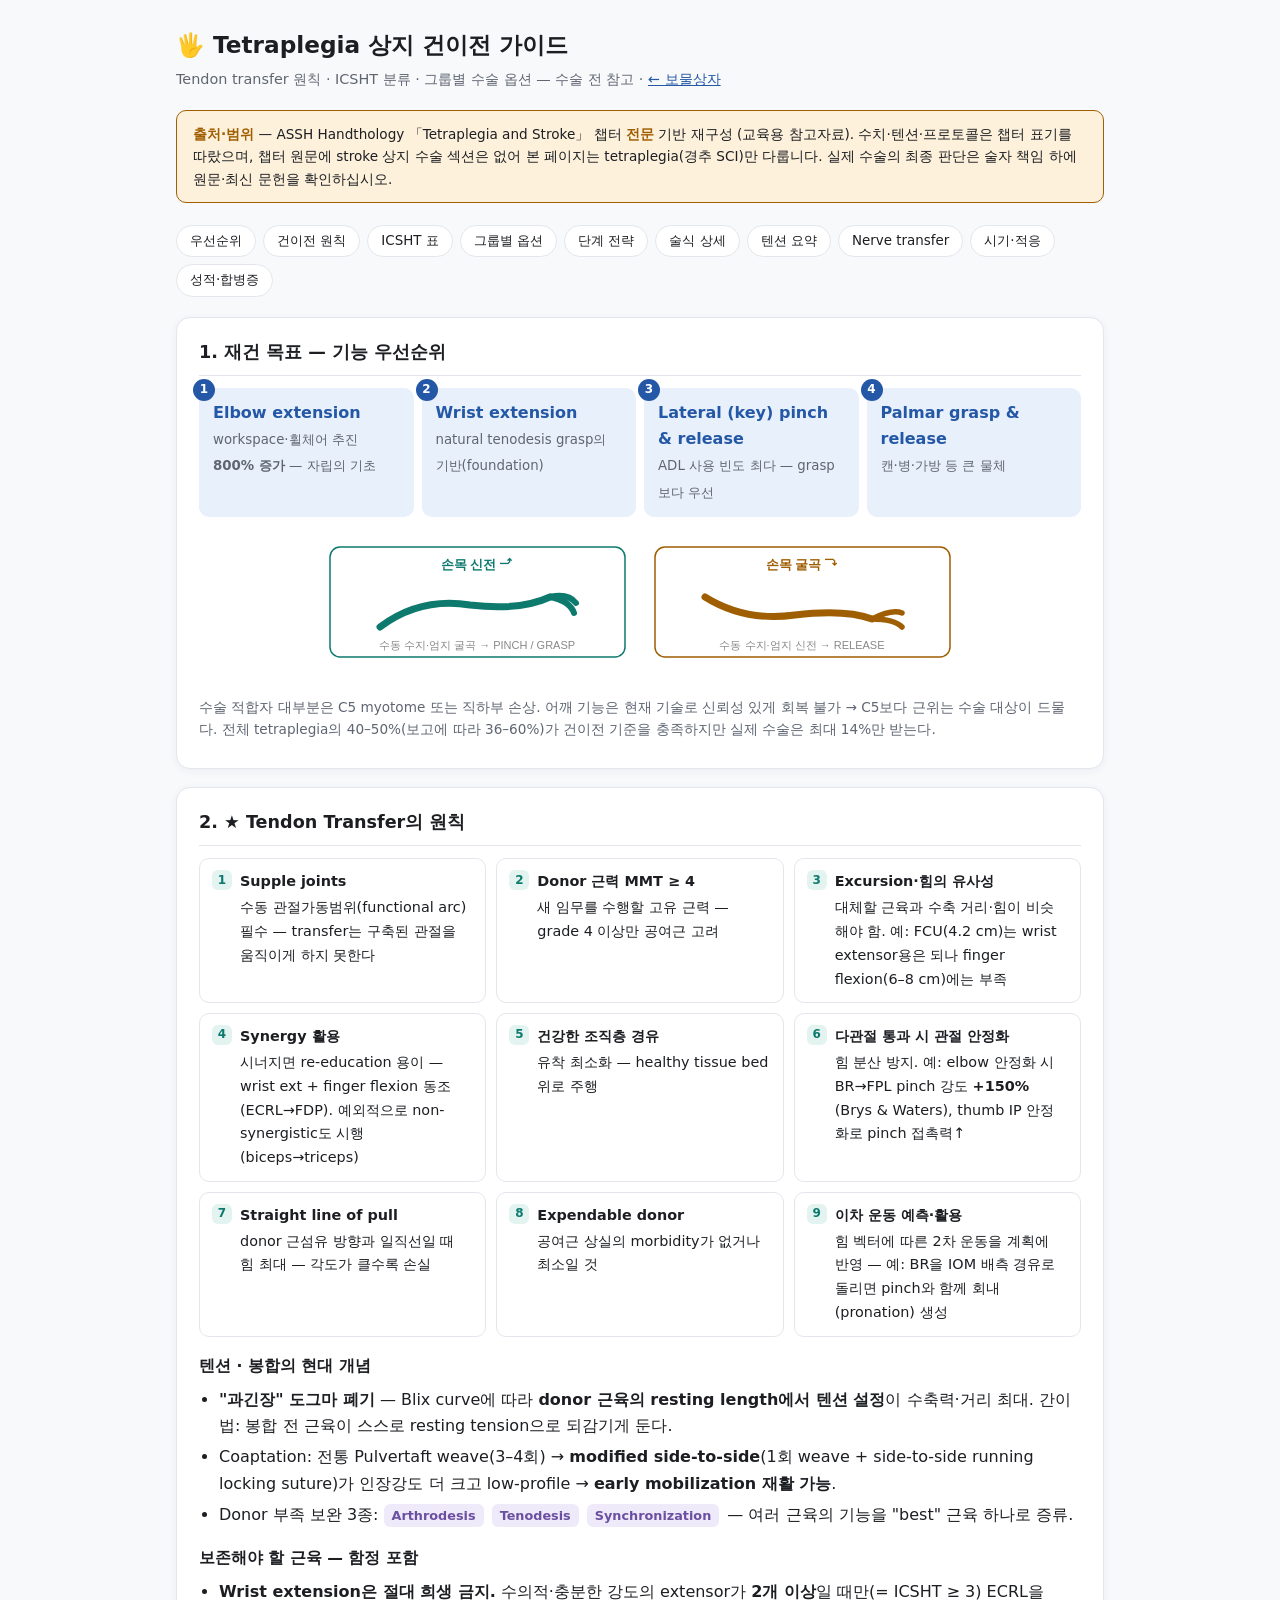
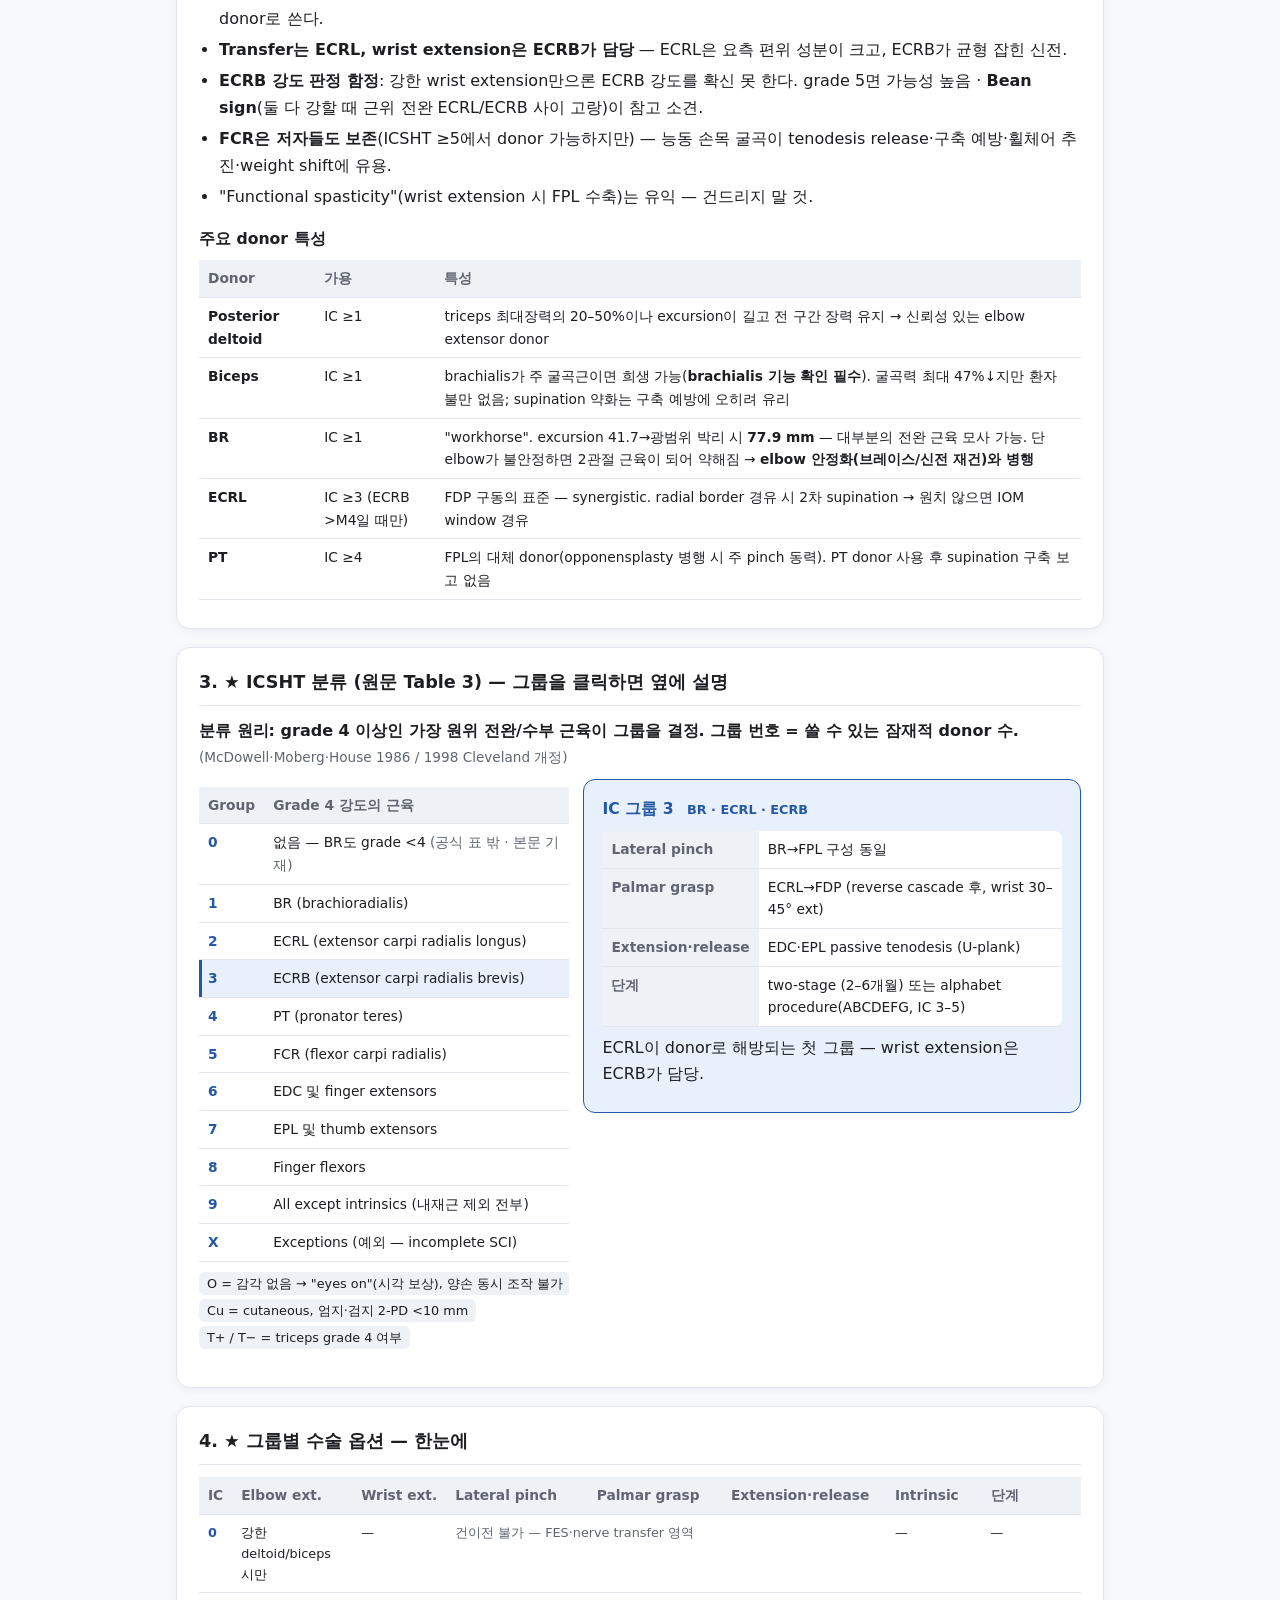
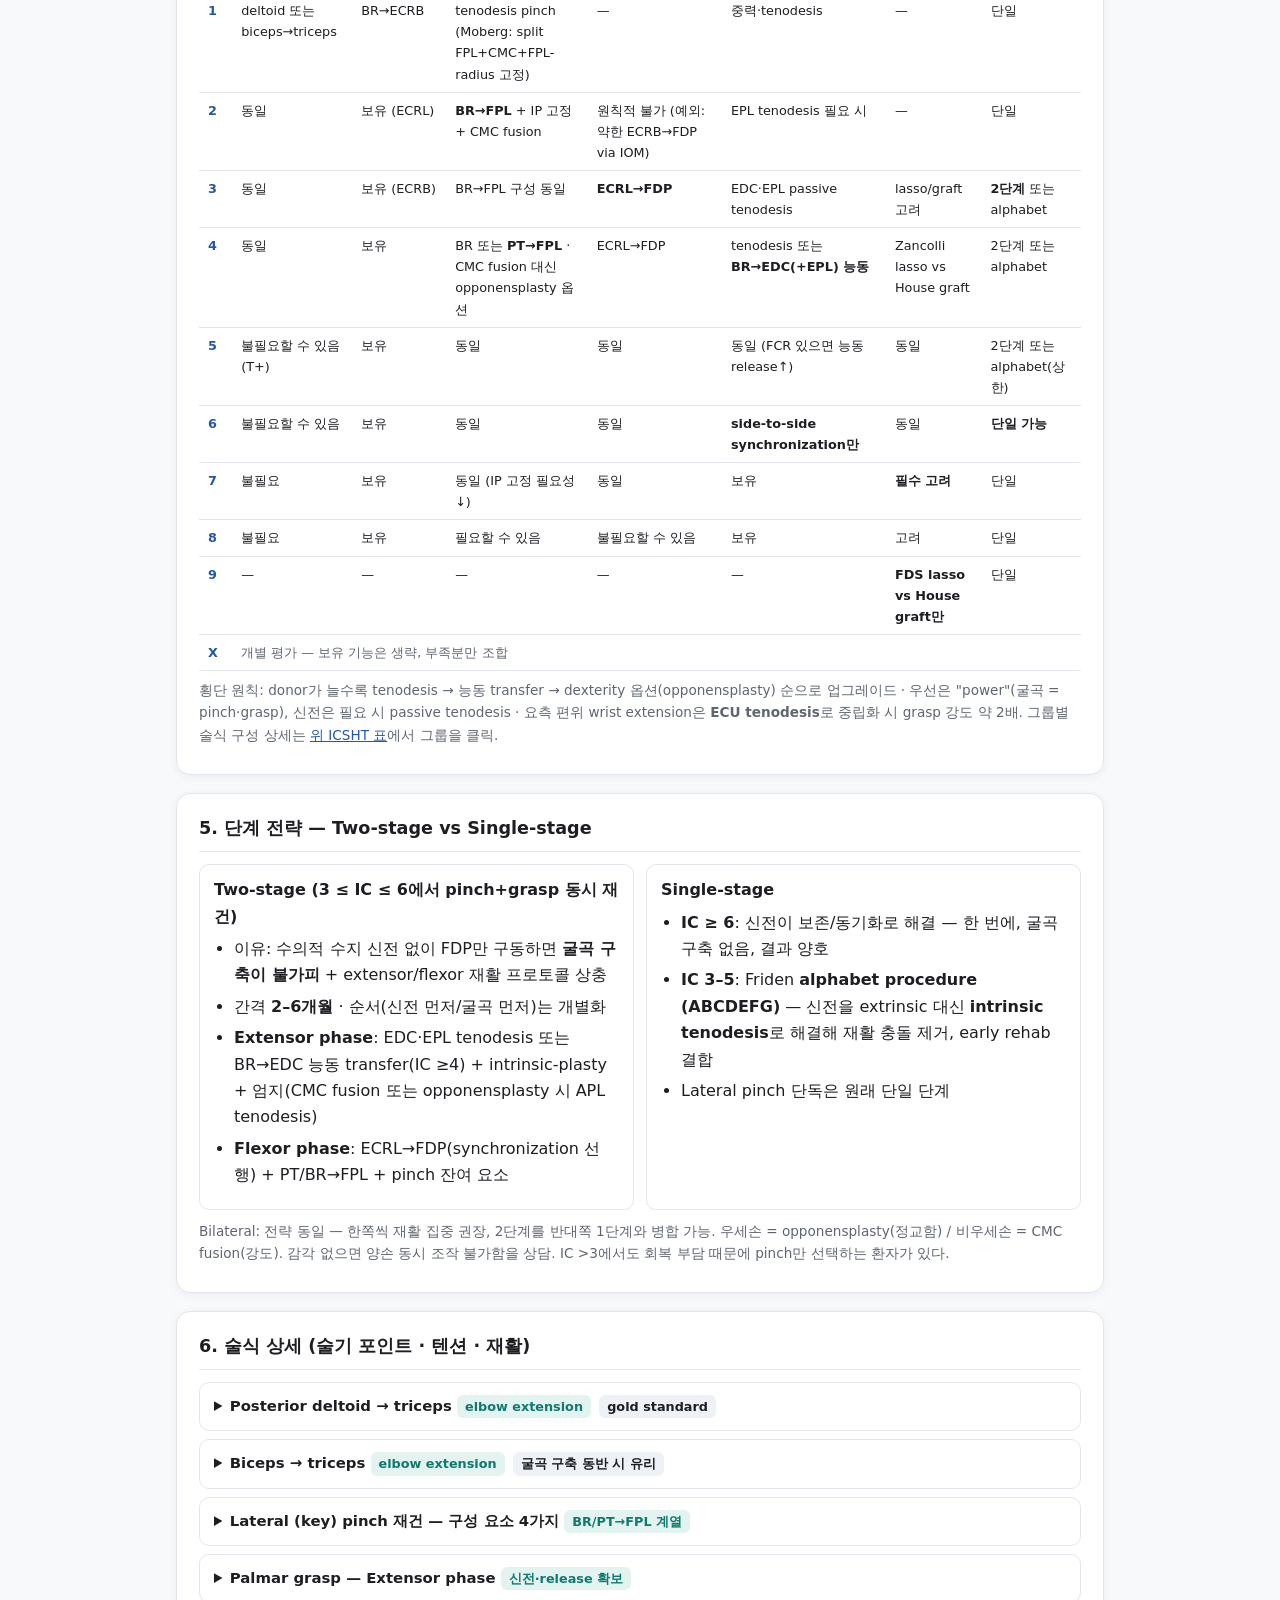
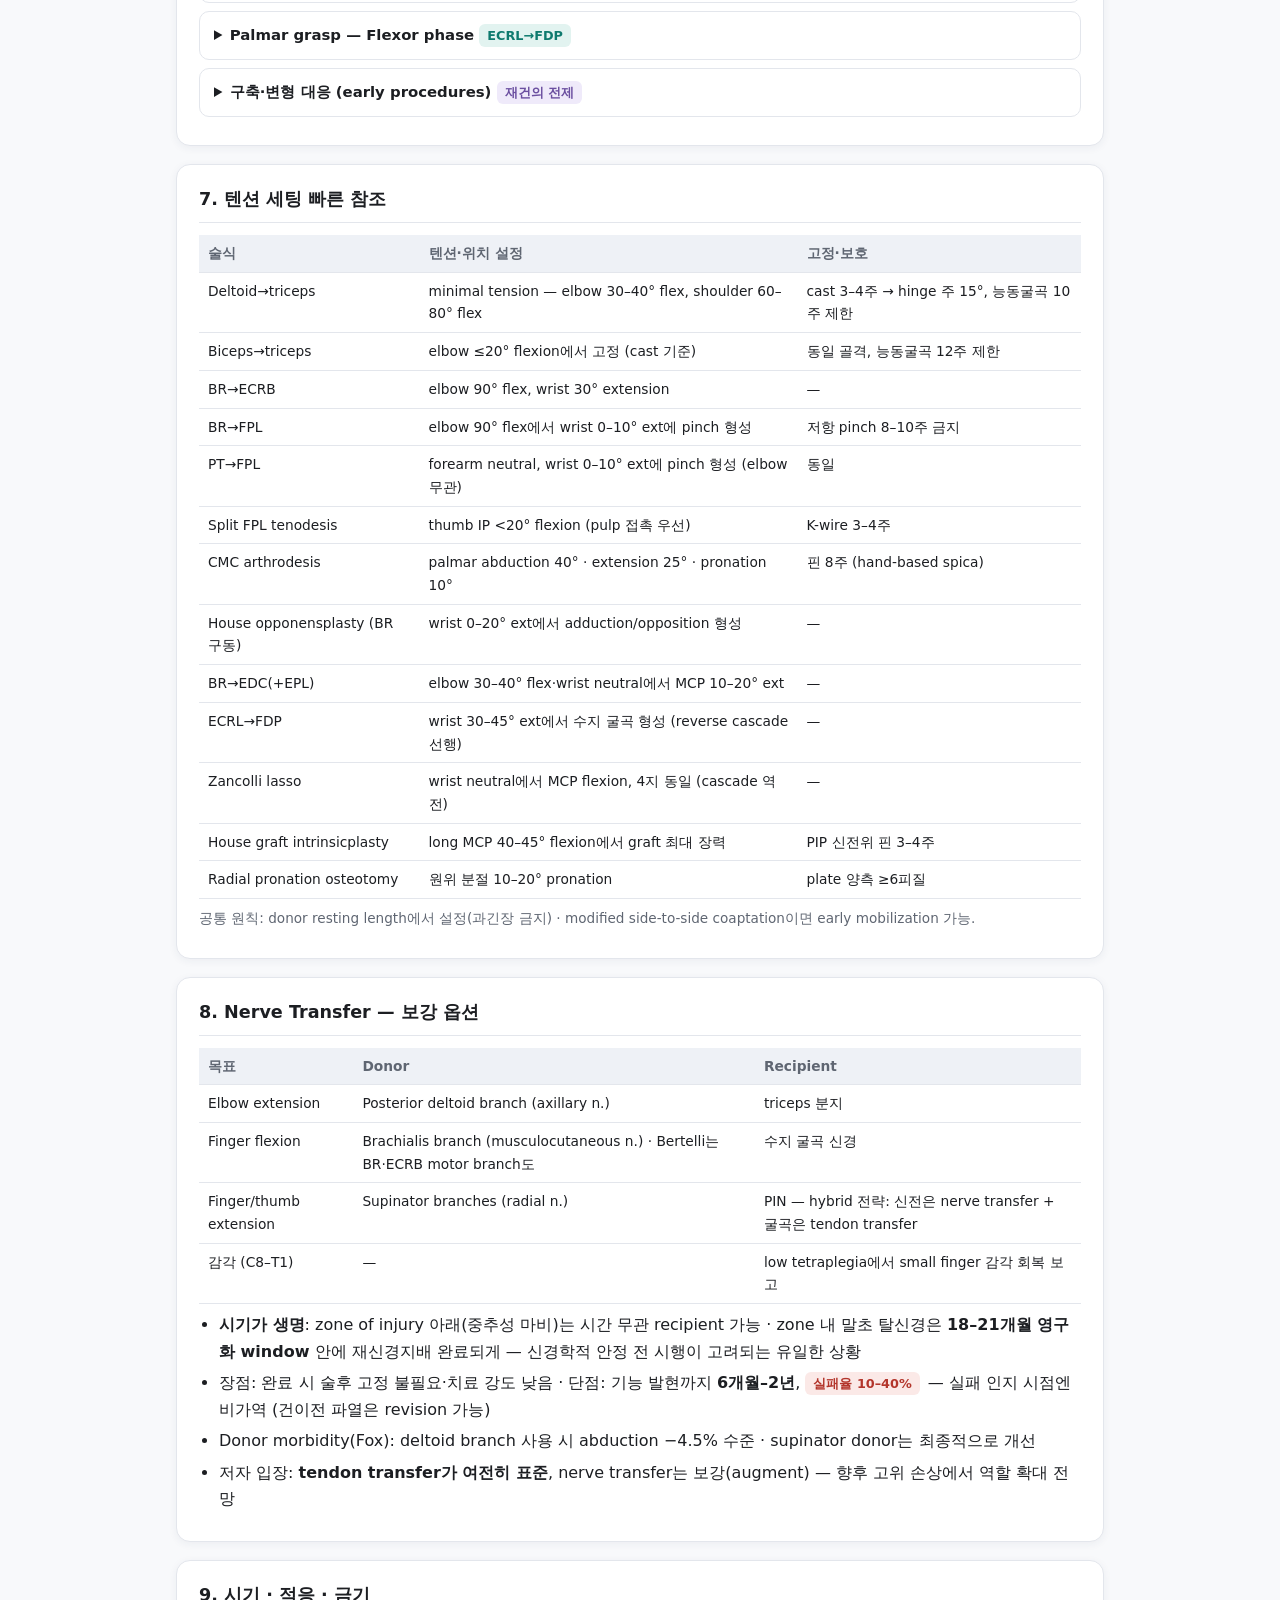
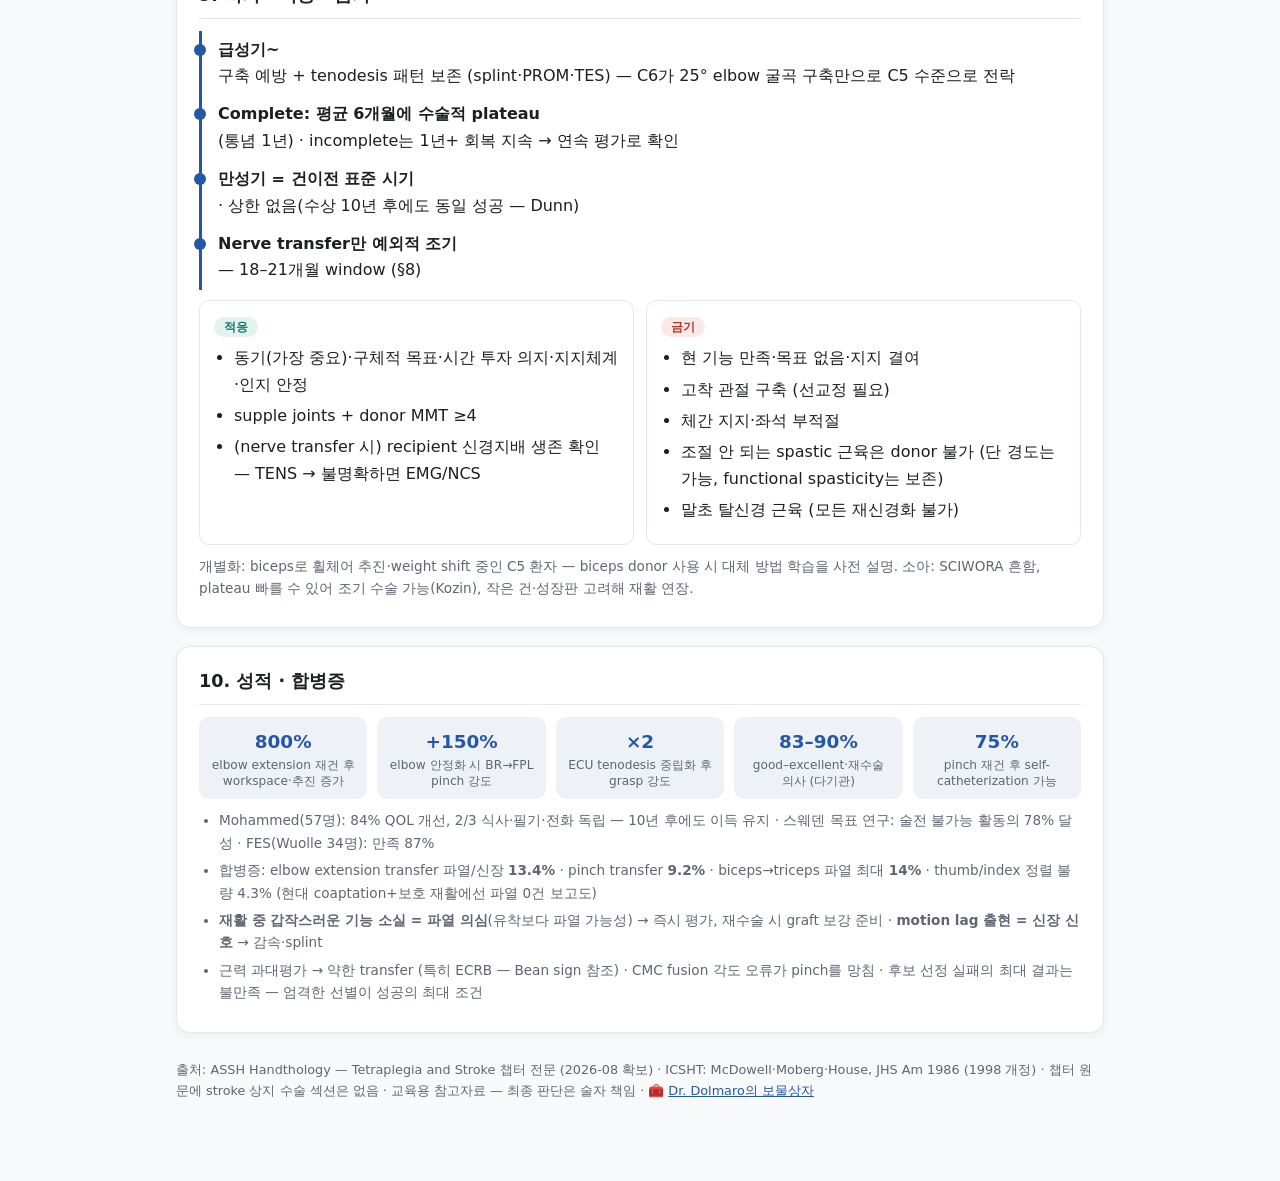
<file: tetraplegia_tendon_reconstruction.html>
<!DOCTYPE html>
<html lang="ko">
<head>
<meta charset="UTF-8">
<meta name="viewport" content="width=device-width, initial-scale=1.0">
<meta name="robots" content="noindex">
<title>Tetraplegia 상지 건이전 가이드 — 원칙 · ICSHT · 그룹별 수술 옵션</title>
<style>
:root{
  --bg:#f8f9fb;--card:#ffffff;--ink:#1c1e22;--sub:#5f6672;--line:#e3e6ec;
  --blue:#2458a6;--blue-soft:#e8f0fb;--teal:#0e7a6e;--teal-soft:#e2f3f0;
  --amber:#a05e03;--amber-soft:#fdf1dc;--red:#b3352b;--red-soft:#fbe9e7;
  --violet:#6b4fa0;--violet-soft:#efeafa;
  --chip:#eef1f6;--shadow:0 2px 8px rgba(30,50,90,.06);
}
@media(prefers-color-scheme:dark){
  :root{--bg:#15171b;--card:#1f2229;--ink:#e8eaee;--sub:#9aa1ad;--line:#343945;
  --blue:#6ea3e8;--blue-soft:#1d2b40;--teal:#4fc0b0;--teal-soft:#15302c;
  --amber:#e0a44c;--amber-soft:#382c17;--red:#e07a6e;--red-soft:#3a221f;
  --violet:#ab93d9;--violet-soft:#2a2338;
  --chip:#2a2e37;--shadow:0 2px 8px rgba(0,0,0,.35);}
}
*{box-sizing:border-box;margin:0;padding:0}
body{font-family:"Apple SD Gothic Neo","Pretendard",system-ui,sans-serif;background:var(--bg);color:var(--ink);line-height:1.65;padding:26px 16px 80px;max-width:960px;margin:0 auto}
h1{font-size:1.45rem;margin-bottom:4px}
.sub{color:var(--sub);font-size:.9rem;margin-bottom:18px}
.notice{background:var(--amber-soft);border:1px solid var(--amber);border-radius:10px;padding:12px 16px;font-size:.85rem;margin-bottom:22px}
.notice strong{color:var(--amber)}
nav.toc{display:flex;flex-wrap:wrap;gap:7px;margin-bottom:20px}
nav.toc a{background:var(--card);border:1px solid var(--line);border-radius:99px;padding:4px 13px;font-size:.84rem;text-decoration:none;color:var(--ink)}
nav.toc a:hover{border-color:var(--blue);color:var(--blue)}
section{background:var(--card);border:1px solid var(--line);border-radius:14px;padding:20px 22px;margin-bottom:18px;box-shadow:var(--shadow)}
h2{font-size:1.1rem;margin-bottom:12px;padding-bottom:8px;border-bottom:1px solid var(--line)}
h3{font-size:.98rem;margin:16px 0 8px}
p{margin-bottom:8px}
ul,ol{padding-left:20px;margin-bottom:8px}
li{margin-bottom:5px}
.muted{color:var(--sub);font-size:.85rem}
.chip{display:inline-block;background:var(--chip);border-radius:6px;padding:1px 8px;font-size:.8rem;margin:2px 3px 2px 0;white-space:nowrap}
.chip.donor{background:var(--blue-soft);color:var(--blue);font-weight:600}
.chip.goal{background:var(--teal-soft);color:var(--teal);font-weight:600}
.chip.warn{background:var(--red-soft);color:var(--red);font-weight:600}
.chip.alt{background:var(--violet-soft);color:var(--violet);font-weight:600}
.steps{display:flex;gap:8px;flex-wrap:wrap;counter-reset:step}
.step{flex:1 1 170px;background:var(--blue-soft);border-radius:10px;padding:12px 14px;position:relative}
.step b{display:block;color:var(--blue)}
.step small{color:var(--sub)}
.step::before{counter-increment:step;content:counter(step);position:absolute;top:-9px;left:-6px;background:var(--blue);color:#fff;width:22px;height:22px;border-radius:50%;font-size:.75rem;display:flex;align-items:center;justify-content:center;font-weight:700}
.prin{display:grid;grid-template-columns:repeat(auto-fill,minmax(280px,1fr));gap:10px;counter-reset:pr}
.prin>div{border:1px solid var(--line);border-radius:10px;padding:11px 13px 11px 40px;position:relative;font-size:.9rem}
.prin>div::before{counter-increment:pr;content:counter(pr);position:absolute;left:12px;top:11px;background:var(--teal-soft);color:var(--teal);width:20px;height:20px;border-radius:6px;font-size:.75rem;display:flex;align-items:center;justify-content:center;font-weight:700}
.prin b{display:block;margin-bottom:2px}
table{width:100%;border-collapse:collapse;font-size:.86rem}
.tablewrap{overflow-x:auto;margin:8px 0}
th,td{text-align:left;padding:7px 9px;border-bottom:1px solid var(--line);vertical-align:top}
th{color:var(--sub);font-weight:600;white-space:nowrap;background:var(--chip)}
tr.hl td{background:var(--blue-soft)}
.matrix td{font-size:.8rem}
.matrix .gcol{font-weight:800;white-space:nowrap;color:var(--blue)}
.icgrid{display:grid;grid-template-columns:1fr;gap:14px;align-items:start}
@media(min-width:820px){.icgrid{grid-template-columns:minmax(300px,42%) 1fr}.icpanel{position:sticky;top:12px}}
#ictable tr[data-g]{cursor:pointer}
#ictable tr[data-g]:hover td{background:var(--chip)}
#ictable tr[data-g].on td{background:var(--blue-soft)}
#ictable tr[data-g].on td:first-child{box-shadow:inset 3px 0 0 var(--blue)}
#ictable td:first-child{font-weight:800;color:var(--blue);white-space:nowrap}
.icpanel{border:1.5px solid var(--blue);border-radius:12px;padding:16px 18px;background:var(--blue-soft)}
.icpanel h3{margin-top:0;color:var(--blue)}
.icpanel table{background:var(--card);border-radius:8px}
.icpanel .tap{color:var(--sub);font-size:.85rem}
.proc{border:1px solid var(--line);border-radius:10px;padding:12px 14px;margin-bottom:10px;background:var(--card)}
.grid2{display:grid;grid-template-columns:repeat(auto-fit,minmax(270px,1fr));gap:12px}
.timeline{display:flex;margin:10px 0;border-left:3px solid var(--blue);flex-direction:column}
.tl{padding:6px 0 6px 16px;position:relative}
.tl::before{content:"";position:absolute;left:-8px;top:13px;width:12px;height:12px;border-radius:50%;background:var(--blue)}
.tl b{display:block}
details{border:1px solid var(--line);border-radius:10px;padding:10px 14px;margin-bottom:8px;background:var(--card)}
summary{cursor:pointer;font-weight:700;font-size:.93rem}
summary .chip{font-weight:600}
details[open]{border-color:var(--blue)}
.svgwrap{text-align:center;margin:10px 0;overflow-x:auto}
.foot{color:var(--sub);font-size:.8rem;margin-top:26px}
a{color:var(--blue)}
.pill{display:inline-block;border-radius:99px;padding:0 10px;font-size:.78rem;font-weight:700}
.pill.ok{background:var(--teal-soft);color:var(--teal)}
.pill.no{background:var(--red-soft);color:var(--red)}
.statrow{display:flex;flex-wrap:wrap;gap:10px;margin:10px 0}
.stat{flex:1 1 150px;background:var(--chip);border-radius:10px;padding:10px 12px;text-align:center}
.stat b{display:block;font-size:1.15rem;color:var(--blue)}
.stat small{color:var(--sub);font-size:.76rem;line-height:1.3;display:block}
</style>
</head>
<body>
<h1>🖐️ Tetraplegia 상지 건이전 가이드</h1>
<div class="sub">Tendon transfer 원칙 · ICSHT 분류 · 그룹별 수술 옵션 — 수술 전 참고 · <a href="index.html">← 보물상자</a></div>

<div class="notice"><strong>출처·범위</strong> — ASSH Handthology 「Tetraplegia and Stroke」 챕터 <strong>전문</strong> 기반 재구성 (교육용 참고자료). 수치·텐션·프로토콜은 챕터 표기를 따랐으며, 챕터 원문에 stroke 상지 수술 섹션은 없어 본 페이지는 tetraplegia(경추 SCI)만 다룹니다. 실제 수술의 최종 판단은 술자 책임 하에 원문·최신 문헌을 확인하십시오.</div>

<nav class="toc">
<a href="#goal">우선순위</a><a href="#prin">건이전 원칙</a><a href="#icsht">ICSHT 표</a><a href="#matrix">그룹별 옵션</a><a href="#stage">단계 전략</a><a href="#tech">술식 상세</a><a href="#tension">텐션 요약</a><a href="#nerve">Nerve transfer</a><a href="#timing">시기·적응</a><a href="#outcome">성적·합병증</a>
</nav>

<section id="goal">
<h2>1. 재건 목표 — 기능 우선순위</h2>
<div class="steps">
  <div class="step"><b>Elbow extension</b><small>workspace·휠체어 추진 <strong>800% 증가</strong> — 자립의 기초</small></div>
  <div class="step"><b>Wrist extension</b><small>natural tenodesis grasp의 기반(foundation)</small></div>
  <div class="step"><b>Lateral (key) pinch &amp; release</b><small>ADL 사용 빈도 최다 — grasp보다 우선</small></div>
  <div class="step"><b>Palmar grasp &amp; release</b><small>캔·병·가방 등 큰 물체</small></div>
</div>
<div class="svgwrap">
<svg viewBox="0 0 640 150" width="100%" style="max-width:640px" role="img" aria-label="Wrist tenodesis effect">
  <g><rect x="10" y="20" width="295" height="110" rx="10" fill="none" stroke="#0e7a6e" stroke-width="1.5"/>
  <text x="157" y="42" text-anchor="middle" style="font:600 13px sans-serif" fill="#0e7a6e">손목 신전 ⤴</text>
  <path d="M60 100 Q100 70 150 78 Q200 84 230 70" stroke="#0e7a6e" stroke-width="7" fill="none" stroke-linecap="round"/>
  <path d="M230 70 q18 -4 26 6 M230 70 q20 4 24 16" stroke="#0e7a6e" stroke-width="6" fill="none" stroke-linecap="round"/>
  <text x="157" y="122" text-anchor="middle" style="font:11px sans-serif" fill="#888">수동 수지·엄지 굴곡 → PINCH / GRASP</text></g>
  <g><rect x="335" y="20" width="295" height="110" rx="10" fill="none" stroke="#a05e03" stroke-width="1.5"/>
  <text x="482" y="42" text-anchor="middle" style="font:600 13px sans-serif" fill="#a05e03">손목 굴곡 ⤵</text>
  <path d="M385 70 Q425 95 475 88 Q525 82 552 92" stroke="#a05e03" stroke-width="7" fill="none" stroke-linecap="round"/>
  <path d="M552 92 q20 -10 30 -6 M552 92 q22 0 30 8" stroke="#a05e03" stroke-width="5.5" fill="none" stroke-linecap="round"/>
  <text x="482" y="122" text-anchor="middle" style="font:11px sans-serif" fill="#888">수동 수지·엄지 신전 → RELEASE</text></g>
</svg>
</div>
<p class="muted">수술 적합자 대부분은 C5 myotome 또는 직하부 손상. 어깨 기능은 현재 기술로 신뢰성 있게 회복 불가 → C5보다 근위는 수술 대상이 드물다. 전체 tetraplegia의 40–50%(보고에 따라 36–60%)가 건이전 기준을 충족하지만 실제 수술은 최대 14%만 받는다.</p>
</section>

<section id="prin">
<h2>2. ★ Tendon Transfer의 원칙</h2>
<div class="prin">
<div><b>Supple joints</b>수동 관절가동범위(functional arc) 필수 — transfer는 구축된 관절을 움직이게 하지 못한다</div>
<div><b>Donor 근력 MMT ≥ 4</b>새 임무를 수행할 고유 근력 — grade 4 이상만 공여근 고려</div>
<div><b>Excursion·힘의 유사성</b>대체할 근육과 수축 거리·힘이 비슷해야 함. 예: FCU(4.2 cm)는 wrist extensor용은 되나 finger flexion(6–8 cm)에는 부족</div>
<div><b>Synergy 활용</b>시너지면 re-education 용이 — wrist ext + finger flexion 동조(ECRL→FDP). 예외적으로 non-synergistic도 시행(biceps→triceps)</div>
<div><b>건강한 조직층 경유</b>유착 최소화 — healthy tissue bed 위로 주행</div>
<div><b>다관절 통과 시 관절 안정화</b>힘 분산 방지. 예: elbow 안정화 시 BR→FPL pinch 강도 <strong>+150%</strong> (Brys &amp; Waters), thumb IP 안정화로 pinch 접촉력↑</div>
<div><b>Straight line of pull</b>donor 근섬유 방향과 일직선일 때 힘 최대 — 각도가 클수록 손실</div>
<div><b>Expendable donor</b>공여근 상실의 morbidity가 없거나 최소일 것</div>
<div><b>이차 운동 예측·활용</b>힘 벡터에 따른 2차 운동을 계획에 반영 — 예: BR을 IOM 배측 경유로 돌리면 pinch와 함께 회내(pronation) 생성</div>
</div>
<h3>텐션 · 봉합의 현대 개념</h3>
<ul>
<li><strong>"과긴장" 도그마 폐기</strong> — Blix curve에 따라 <strong>donor 근육의 resting length에서 텐션 설정</strong>이 수축력·거리 최대. 간이법: 봉합 전 근육이 스스로 resting tension으로 되감기게 둔다.</li>
<li>Coaptation: 전통 Pulvertaft weave(3–4회) → <strong>modified side-to-side</strong>(1회 weave + side-to-side running locking suture)가 인장강도 더 크고 low-profile → <strong>early mobilization 재활 가능</strong>.</li>
<li>Donor 부족 보완 3종: <span class="chip alt">Arthrodesis</span> <span class="chip alt">Tenodesis</span> <span class="chip alt">Synchronization</span> — 여러 근육의 기능을 "best" 근육 하나로 증류.</li>
</ul>
<h3>보존해야 할 근육 — 함정 포함</h3>
<ul>
<li><strong>Wrist extension은 절대 희생 금지.</strong> 수의적·충분한 강도의 extensor가 <strong>2개 이상</strong>일 때만(= ICSHT ≥ 3) ECRL을 donor로 쓴다.</li>
<li><strong>Transfer는 ECRL, wrist extension은 ECRB가 담당</strong> — ECRL은 요측 편위 성분이 크고, ECRB가 균형 잡힌 신전.</li>
<li><strong>ECRB 강도 판정 함정</strong>: 강한 wrist extension만으론 ECRB 강도를 확신 못 한다. grade 5면 가능성 높음 · <strong>Bean sign</strong>(둘 다 강할 때 근위 전완 ECRL/ECRB 사이 고랑)이 참고 소견.</li>
<li><strong>FCR은 저자들도 보존</strong>(ICSHT ≥5에서 donor 가능하지만) — 능동 손목 굴곡이 tenodesis release·구축 예방·휠체어 추진·weight shift에 유용.</li>
<li>"Functional spasticity"(wrist extension 시 FPL 수축)는 유익 — 건드리지 말 것.</li>
</ul>
<h3>주요 donor 특성</h3>
<div class="tablewrap"><table>
<tr><th>Donor</th><th>가용</th><th>특성</th></tr>
<tr><td><b>Posterior deltoid</b></td><td>IC ≥1</td><td>triceps 최대장력의 20–50%이나 excursion이 길고 전 구간 장력 유지 → 신뢰성 있는 elbow extensor donor</td></tr>
<tr><td><b>Biceps</b></td><td>IC ≥1</td><td>brachialis가 주 굴곡근이면 희생 가능(<strong>brachialis 기능 확인 필수</strong>). 굴곡력 최대 47%↓지만 환자 불만 없음; supination 약화는 구축 예방에 오히려 유리</td></tr>
<tr><td><b>BR</b></td><td>IC ≥1</td><td>"workhorse". excursion 41.7→광범위 박리 시 <strong>77.9 mm</strong> — 대부분의 전완 근육 모사 가능. 단 elbow가 불안정하면 2관절 근육이 되어 약해짐 → <strong>elbow 안정화(브레이스/신전 재건)와 병행</strong></td></tr>
<tr><td><b>ECRL</b></td><td>IC ≥3 (ECRB &gt;M4일 때만)</td><td>FDP 구동의 표준 — synergistic. radial border 경유 시 2차 supination → 원치 않으면 IOM window 경유</td></tr>
<tr><td><b>PT</b></td><td>IC ≥4</td><td>FPL의 대체 donor(opponensplasty 병행 시 주 pinch 동력). PT donor 사용 후 supination 구축 보고 없음</td></tr>
</table></div>
</section>

<section id="icsht">
<h2>3. ★ ICSHT 분류 (원문 Table 3) — 그룹을 클릭하면 옆에 설명</h2>
<p><strong>분류 원리: grade 4 이상인 가장 원위 전완/수부 근육이 그룹을 결정. 그룹 번호 = 쓸 수 있는 잠재적 donor 수.</strong> <span class="muted">(McDowell·Moberg·House 1986 / 1998 Cleveland 개정)</span></p>
<div class="icgrid">
<div class="tablewrap"><table id="ictable">
<tr><th>Group</th><th>Grade 4 강도의 근육</th></tr>
<tr data-g="0"><td>0</td><td>없음 — BR도 grade &lt;4 <span class="muted">(공식 표 밖 · 본문 기재)</span></td></tr>
<tr data-g="1"><td>1</td><td>BR (brachioradialis)</td></tr>
<tr data-g="2"><td>2</td><td>ECRL (extensor carpi radialis longus)</td></tr>
<tr data-g="3"><td>3</td><td>ECRB (extensor carpi radialis brevis)</td></tr>
<tr data-g="4"><td>4</td><td>PT (pronator teres)</td></tr>
<tr data-g="5"><td>5</td><td>FCR (flexor carpi radialis)</td></tr>
<tr data-g="6"><td>6</td><td>EDC 및 finger extensors</td></tr>
<tr data-g="7"><td>7</td><td>EPL 및 thumb extensors</td></tr>
<tr data-g="8"><td>8</td><td>Finger flexors</td></tr>
<tr data-g="9"><td>9</td><td>All except intrinsics (내재근 제외 전부)</td></tr>
<tr data-g="X"><td>X</td><td>Exceptions (예외 — incomplete SCI)</td></tr>
</table>
<p style="margin-top:8px"><span class="chip">O = 감각 없음 → "eyes on"(시각 보상), 양손 동시 조작 불가</span> <span class="chip">Cu = cutaneous, 엄지·검지 2-PD &lt;10 mm</span> <span class="chip">T+ / T− = triceps grade 4 여부</span></p>
</div>
<div class="icpanel" id="icpanel"><p class="tap">← 표에서 그룹을 선택하세요</p></div>
</div>
</section>

<section id="matrix">
<h2>4. ★ 그룹별 수술 옵션 — 한눈에</h2>
<div class="tablewrap"><table class="matrix">
<tr><th>IC</th><th>Elbow ext.</th><th>Wrist ext.</th><th>Lateral pinch</th><th>Palmar grasp</th><th>Extension·release</th><th>Intrinsic</th><th>단계</th></tr>
<tr><td class="gcol">0</td><td>강한 deltoid/biceps 시만</td><td>—</td><td colspan="3" style="color:var(--sub)">건이전 불가 — FES·nerve transfer 영역</td><td>—</td><td>—</td></tr>
<tr><td class="gcol">1</td><td>deltoid 또는 biceps→triceps</td><td>BR→ECRB</td><td>tenodesis pinch (Moberg: split FPL+CMC+FPL-radius 고정)</td><td>—</td><td>중력·tenodesis</td><td>—</td><td>단일</td></tr>
<tr><td class="gcol">2</td><td>동일</td><td>보유 (ECRL)</td><td><b>BR→FPL</b> + IP 고정 + CMC fusion</td><td>원칙적 불가 (예외: 약한 ECRB→FDP via IOM)</td><td>EPL tenodesis 필요 시</td><td>—</td><td>단일</td></tr>
<tr><td class="gcol">3</td><td>동일</td><td>보유 (ECRB)</td><td>BR→FPL 구성 동일</td><td><b>ECRL→FDP</b></td><td>EDC·EPL passive tenodesis</td><td>lasso/graft 고려</td><td><b>2단계</b> 또는 alphabet</td></tr>
<tr><td class="gcol">4</td><td>동일</td><td>보유</td><td>BR 또는 <b>PT→FPL</b> · CMC fusion 대신 opponensplasty 옵션</td><td>ECRL→FDP</td><td>tenodesis 또는 <b>BR→EDC(+EPL) 능동</b></td><td>Zancolli lasso vs House graft</td><td>2단계 또는 alphabet</td></tr>
<tr><td class="gcol">5</td><td>불필요할 수 있음 (T+)</td><td>보유</td><td>동일</td><td>동일</td><td>동일 (FCR 있으면 능동 release↑)</td><td>동일</td><td>2단계 또는 alphabet(상한)</td></tr>
<tr><td class="gcol">6</td><td>불필요할 수 있음</td><td>보유</td><td>동일</td><td>동일</td><td><b>side-to-side synchronization만</b></td><td>동일</td><td><b>단일 가능</b></td></tr>
<tr><td class="gcol">7</td><td>불필요</td><td>보유</td><td>동일 (IP 고정 필요성↓)</td><td>동일</td><td>보유</td><td><b>필수 고려</b></td><td>단일</td></tr>
<tr><td class="gcol">8</td><td>불필요</td><td>보유</td><td>필요할 수 있음</td><td>불필요할 수 있음</td><td>보유</td><td>고려</td><td>단일</td></tr>
<tr><td class="gcol">9</td><td>—</td><td>—</td><td>—</td><td>—</td><td>—</td><td><b>FDS lasso vs House graft만</b></td><td>단일</td></tr>
<tr><td class="gcol">X</td><td colspan="7" style="color:var(--sub)">개별 평가 — 보유 기능은 생략, 부족분만 조합</td></tr>
</table></div>
<p class="muted">횡단 원칙: donor가 늘수록 tenodesis → 능동 transfer → dexterity 옵션(opponensplasty) 순으로 업그레이드 · 우선은 "power"(굴곡 = pinch·grasp), 신전은 필요 시 passive tenodesis · 요측 편위 wrist extension은 <strong>ECU tenodesis</strong>로 중립화 시 grasp 강도 약 2배. 그룹별 술식 구성 상세는 <a href="#icsht">위 ICSHT 표</a>에서 그룹을 클릭.</p>
</section>

<section id="stage">
<h2>5. 단계 전략 — Two-stage vs Single-stage</h2>
<div class="grid2">
<div class="proc"><b>Two-stage (3 ≤ IC ≤ 6에서 pinch+grasp 동시 재건)</b>
<ul style="margin-top:6px">
<li>이유: 수의적 수지 신전 없이 FDP만 구동하면 <strong>굴곡 구축이 불가피</strong> + extensor/flexor 재활 프로토콜 상충</li>
<li>간격 <strong>2–6개월</strong> · 순서(신전 먼저/굴곡 먼저)는 개별화</li>
<li><b>Extensor phase</b>: EDC·EPL tenodesis 또는 BR→EDC 능동 transfer(IC ≥4) + intrinsic-plasty + 엄지(CMC fusion 또는 opponensplasty 시 APL tenodesis)</li>
<li><b>Flexor phase</b>: ECRL→FDP(synchronization 선행) + PT/BR→FPL + pinch 잔여 요소</li>
</ul></div>
<div class="proc"><b>Single-stage</b>
<ul style="margin-top:6px">
<li><strong>IC ≥ 6</strong>: 신전이 보존/동기화로 해결 — 한 번에, 굴곡 구축 없음, 결과 양호</li>
<li><strong>IC 3–5</strong>: Friden <strong>alphabet procedure (ABCDEFG)</strong> — 신전을 extrinsic 대신 <strong>intrinsic tenodesis</strong>로 해결해 재활 충돌 제거, early rehab 결합</li>
<li>Lateral pinch 단독은 원래 단일 단계</li>
</ul></div>
</div>
<p class="muted">Bilateral: 전략 동일 — 한쪽씩 재활 집중 권장, 2단계를 반대쪽 1단계와 병합 가능. 우세손 = opponensplasty(정교함) / 비우세손 = CMC fusion(강도). 감각 없으면 양손 동시 조작 불가함을 상담. IC &gt;3에서도 회복 부담 때문에 pinch만 선택하는 환자가 있다.</p>
</section>

<section id="tech">
<h2>6. 술식 상세 (술기 포인트 · 텐션 · 재활)</h2>

<details><summary>Posterior deltoid → triceps <span class="chip goal">elbow extension</span> <span class="chip">gold standard</span></summary>
<ul>
<li>Posterior 1/3–1/2 deltoid 채취 — 건 길이 부족을 graft로 교량: <strong>triceps tendon turn-up flap(저자 선호)</strong>, TFL, 장족지신건 등 (우열 근거 없음)</li>
<li>저자 술기: triceps 중앙 1/3(≥1 cm)을 원위 부착부에서 분리해 turn-up → <strong>Dacron tape 보강</strong> → proximal ulna 4.5 mm 횡터널 통과 crisscross weave → posterior deltoid insertion을 통째로 채취해 graft에 weave</li>
<li><b>텐션: minimal — elbow 30–40° flexion, shoulder 60–80° flexion에서 고정</b></li>
<li>특성: workspace 일관 개선, 대개 antigravity 수준. 1년 시점 예측 최대힘의 65% · <strong>신장(stretch)에 특히 취약 → 엄격한 재활 필수</strong></li>
<li>재활: long arm cast(elbow ≤20°) 3–4주 → dial-hinge orthosis 0°에서 시작, <strong>주당 15°씩</strong> flexion 허용(4주에 90°) · 능동 굴곡은 orthosis 한계 초과 금지 <strong>10주</strong> · 야간 soft splint <strong>6개월</strong> · 활성화 cue: shoulder 90° abduction에서 horizontal abduction</li>
</ul></details>

<details><summary>Biceps → triceps <span class="chip goal">elbow extension</span> <span class="chip">굴곡 구축 동반 시 유리</span></summary>
<ul>
<li>전제: <strong>brachialis 기능 확인 필수</strong>(주 굴곡근). deltoid보다 강하거나 대등, 삽입 직접적 — 재활 덜 까다롭고 수술 짧음. non-synergistic → supination 노력으로 활성화 학습</li>
<li>술기: 내측 절개, lacertus fibrosus를 tail로 보존, radial tuberosity에서 분리 → <strong>medial routing (ulnar nerve 심부 넓은 터널)</strong> → proximal ulna 사선 bone tunnel(6.5 mm, 관절외) 통과, suture를 bone bridge 위 결찰(또는 interference screw), lacertus·triceps split으로 보강</li>
<li>굴곡력 최대 47%↓(불만 없음) · supination 약화는 이점 가능</li>
<li>재활: deltoid와 같은 골격(cast 3–4주 → hinge 주 15°) · <strong>gravity-eliminated → 6–8주부터 항중력</strong> · 능동 굴곡 제한 <strong>12주</strong> · 활성화 cue: shoulder 90° abduction + forearm supination</li>
<li><span class="chip warn">파열 최대 14%</span> — early mobilization+저순응·동시수축·fluoroquinolone 연관 → 순수 biceps 발화 학습에 집중</li>
</ul></details>

<details><summary>Lateral (key) pinch 재건 — 구성 요소 4가지 <span class="chip goal">BR/PT→FPL 계열</span></summary>
<p class="muted">목표 접촉: thumb pulp가 index 중절골 요측(≈DIP 부근). 전제: M3 wrist extension·전완 회내·엄지-수지 관계 양호.</p>
<ol>
<li><b>Thumb IP 안정화 — split FPL tenodesis (Mohammed)</b>: FPL 요측 반쪽을 부착부에서 분리, 근위로 종분할 → 배측으로 돌려 <strong>EPL에 weave</strong>. 위치 <strong>IP &lt;20° flexion</strong>(각도보다 pulp 접촉이 중요) · 경관절 K-wire <strong>3–4주</strong></li>
<li><b>CMC 처리</b>: ① <strong>arthrodesis</strong> (C5–C6 최다: palmar abduction 40° · extension 25° · pronation 10°, 교차 K-wire+제3핀 <strong>8주</strong>) ② <strong>House adductor-opponensplasty</strong>(IC ≥4): FDS-ring 채취 → hamate hook 경유 → APB에 weave, <strong>BR로 구동</strong>(wrist 0–20° ext에서 opposition 형성) + 이때 pinch 동력은 <strong>PT→FPL</strong> ③ 정렬·안정 양호 시 방치</li>
<li><b>BR→FPL</b>: radial midaxial lazy-S 절개(radial a.·SRN·LABC 보호), BR 광범위 박리(41.7→77.9 mm) → FPL에 modified side-to-side. <b>텐션: elbow 90° flexion, wrist 0–10° extension에서 pinch가 막 형성</b> (Murray: elbow 각도-텐션 상호작용) · 변형: IOM 배측 경유로 2차 회내 생성</li>
<li><b>술중 수동 평가 + EPL tenodesis</b>: wrist 45° flexion에서 엄지가 neutral plane을 못 넘으면 <strong>EPL을 3rd compartment retinaculum에 자기 자신으로 lasso</strong>(APL도 동일 기법 가능). index가 pulp와 안 만나면 — FDP tenodesis·lasso·capsulodesis 모두 무효, 표면 보조 사용법 훈련</li>
</ol>
<p class="muted">Passive pinch (IC 0–1, Moberg 원형): 동일 IP·CMC 처리 + BR→ECRB(elbow 90°·wrist 30° ext) + FPL을 radius에 tenodesis. 실제 시행은 드묾(BR 매개 wrist extension이 대개 부족).<br>
재활: 고정 3–4주(강한 weave면 1–2주 후 early motion) → thumb spica · IP핀 4주·CMC핀 8주 제거 · <strong>저항성 pinch는 8–10주까지 금지</strong> · 작은 물체로 잡기 연습(FPL tenodesis 신장 방지).</p>
</details>

<details><summary>Palmar grasp — Extensor phase <span class="chip goal">신전·release 확보</span></summary>
<ul>
<li><b>Extensor tenodesis (U-plank)</b>: retinaculum 근위에서 digital extensor 박리 → radius 배측에 <strong>U자형 bone plank</strong>를 burr로 조각 → plank 밑으로 건 통과(순서 EDM→EIP→EDC×4, tenotomy 없이) → K-wire 2개로 "close the door"(제거 불필요) · 엄지가 척측 편위로 신전되면 APL tenodesis 추가</li>
<li><b>능동 신전 transfer (IC ≥4)</b>: <strong>BR→EDC(±EPL/EIP/EDM)</strong> — 포함 근육이 늘수록 효율↓. 건 synchronization(동일 레벨 신전) 후 weave. <b>텐션: elbow 30–40° flexion·wrist neutral에서 MCP 10–20° extension</b></li>
<li><b>IC 6</b>: ulnar extensor 건재 → side-to-side synchronization만(저자 선호)</li>
<li><b>Intrinsic-plasty</b> (이 단계에서 선제적):
  <ul>
  <li><strong>Zancolli FDS lasso</strong> — PIP 신전은 되는데 MCP 과신전이 문제일 때: FDS를 chiasm에서 절단, 두 tail을 A1 pulley 근위·장측으로 돌려 자기 봉합. <b>텐션: wrist neutral에서 MCP flexion·4지 동일 굴곡(cascade 역전)</b></li>
  <li><strong>House graft intrinsicplasty</strong> — MCP 굴곡 시 PIP lag + Bouvier 음성일 때, <strong>index·long에만</strong>: PL graft를 index 척측 lateral band → lumbrical canal·intermetacarpal lig. 심부 → long 척측 lateral band에 weave. <b>텐션: long MCP 40–45° flexion에서 최대 장력</b> · PIP 신전위 pinning 3–4주</li>
  </ul></li>
<li>재활: forearm 기반 splint(wrist neutral~약간 신전, intrinsic-plus) → 1–2주에 removable, 점진적 wrist flexion으로 tenodesis glide 형성 · 핀 4주 · full-time splint ~8주 · 야간 splint는 2단계 수술 시까지</li>
</ul></details>

<details><summary>Palmar grasp — Flexor phase <span class="chip goal">ECRL→FDP</span></summary>
<ul>
<li>ECRL을 가능한 원위에서 절단(wrist 최대 신전 상태) → <strong>FDP 4개를 reverse cascade로 synchronization</strong>(wrist ext 시 4지 동일 레벨 굴곡; horizontal mattress 3개) → ECRL을 radial aspect로 volar 우회해 weave</li>
<li>2차 supination 우려 시 <strong>pronator quadratus 근위 IOM window</strong>로 통과</li>
<li><b>텐션: wrist 30–45° extension에서 수지 굴곡 형성</b></li>
<li>수지 신전(자체/tenodesis) 확보가 전제 — 아니면 만기 굴곡 구축</li>
<li>동시에 PT 또는 BR→FPL 등 pinch 잔여 요소 완성</li>
</ul></details>

<details><summary>구축·변형 대응 (early procedures) <span class="chip alt">재건의 전제</span></summary>
<ul>
<li>수동조작: 어깨·수지 IP에 효과적 — 사전 방사선으로 이소성 골화·잠재 손상·퇴행 배제</li>
<li>Elbow: serial casting 우선 — <span class="chip warn">신전 구축 &gt;100°에서 척골신경 위험</span> · 실패 시 capsular release (역치: triceps 강하면 50°, <strong>triceps 없으면 25°</strong>)</li>
<li>Intrinsic tightness → 선택적 척측 intrinsic release (grasp 재건 대상자에서 특히)</li>
<li><b>Supination deformity (IC 0–2 호발)</b>: botulinum toxin·신전+회내 serial casting → 잔존 시 <strong>radial pronation osteotomy</strong>(radius midshaft 횡절골, 원위 분절 <strong>10–20° 회내</strong>, IOM release, plate 양측 6피질 — 학습 재활 불필요, 단일 단계 재건에 병합 적합) · 대안: Zancolli biceps pronator-plasty · 굴곡 변형 동반 시 biceps/brachialis lengthening</li>
</ul></details>
</section>

<section id="tension">
<h2>7. 텐션 세팅 빠른 참조</h2>
<div class="tablewrap"><table>
<tr><th>술식</th><th>텐션·위치 설정</th><th>고정·보호</th></tr>
<tr><td>Deltoid→triceps</td><td>minimal tension — elbow 30–40° flex, shoulder 60–80° flex</td><td>cast 3–4주 → hinge 주 15°, 능동굴곡 10주 제한</td></tr>
<tr><td>Biceps→triceps</td><td>elbow ≤20° flexion에서 고정 (cast 기준)</td><td>동일 골격, 능동굴곡 12주 제한</td></tr>
<tr><td>BR→ECRB</td><td>elbow 90° flex, wrist 30° extension</td><td>—</td></tr>
<tr><td>BR→FPL</td><td>elbow 90° flex에서 wrist 0–10° ext에 pinch 형성</td><td>저항 pinch 8–10주 금지</td></tr>
<tr><td>PT→FPL</td><td>forearm neutral, wrist 0–10° ext에 pinch 형성 (elbow 무관)</td><td>동일</td></tr>
<tr><td>Split FPL tenodesis</td><td>thumb IP &lt;20° flexion (pulp 접촉 우선)</td><td>K-wire 3–4주</td></tr>
<tr><td>CMC arthrodesis</td><td>palmar abduction 40° · extension 25° · pronation 10°</td><td>핀 8주 (hand-based spica)</td></tr>
<tr><td>House opponensplasty (BR 구동)</td><td>wrist 0–20° ext에서 adduction/opposition 형성</td><td>—</td></tr>
<tr><td>BR→EDC(+EPL)</td><td>elbow 30–40° flex·wrist neutral에서 MCP 10–20° ext</td><td>—</td></tr>
<tr><td>ECRL→FDP</td><td>wrist 30–45° ext에서 수지 굴곡 형성 (reverse cascade 선행)</td><td>—</td></tr>
<tr><td>Zancolli lasso</td><td>wrist neutral에서 MCP flexion, 4지 동일 (cascade 역전)</td><td>—</td></tr>
<tr><td>House graft intrinsicplasty</td><td>long MCP 40–45° flexion에서 graft 최대 장력</td><td>PIP 신전위 핀 3–4주</td></tr>
<tr><td>Radial pronation osteotomy</td><td>원위 분절 10–20° pronation</td><td>plate 양측 ≥6피질</td></tr>
</table></div>
<p class="muted">공통 원칙: donor resting length에서 설정(과긴장 금지) · modified side-to-side coaptation이면 early mobilization 가능.</p>
</section>

<section id="nerve">
<h2>8. Nerve Transfer — 보강 옵션</h2>
<div class="tablewrap"><table>
<tr><th>목표</th><th>Donor</th><th>Recipient</th></tr>
<tr><td>Elbow extension</td><td>Posterior deltoid branch (axillary n.)</td><td>triceps 분지</td></tr>
<tr><td>Finger flexion</td><td>Brachialis branch (musculocutaneous n.) · Bertelli는 BR·ECRB motor branch도</td><td>수지 굴곡 신경</td></tr>
<tr><td>Finger/thumb extension</td><td>Supinator branches (radial n.)</td><td>PIN — hybrid 전략: 신전은 nerve transfer + 굴곡은 tendon transfer</td></tr>
<tr><td>감각 (C8–T1)</td><td>—</td><td>low tetraplegia에서 small finger 감각 회복 보고</td></tr>
</table></div>
<ul>
<li><b>시기가 생명</b>: zone of injury 아래(중추성 마비)는 시간 무관 recipient 가능 · zone 내 말초 탈신경은 <strong>18–21개월 영구화 window</strong> 안에 재신경지배 완료되게 — 신경학적 안정 전 시행이 고려되는 유일한 상황</li>
<li>장점: 완료 시 술후 고정 불필요·치료 강도 낮음 · 단점: 기능 발현까지 <strong>6개월–2년</strong>, <span class="chip warn">실패율 10–40%</span> — 실패 인지 시점엔 비가역 (건이전 파열은 revision 가능)</li>
<li>Donor morbidity(Fox): deltoid branch 사용 시 abduction −4.5% 수준 · supinator donor는 최종적으로 개선</li>
<li>저자 입장: <strong>tendon transfer가 여전히 표준</strong>, nerve transfer는 보강(augment) — 향후 고위 손상에서 역할 확대 전망</li>
</ul>
</section>

<section id="timing">
<h2>9. 시기 · 적응 · 금기</h2>
<div class="timeline">
  <div class="tl"><b>급성기~</b>구축 예방 + tenodesis 패턴 보존 (splint·PROM·TES) — C6가 25° elbow 굴곡 구축만으로 C5 수준으로 전락</div>
  <div class="tl"><b>Complete: 평균 6개월에 수술적 plateau</b>(통념 1년) · incomplete는 1년+ 회복 지속 → 연속 평가로 확인</div>
  <div class="tl"><b>만성기 = 건이전 표준 시기</b> · 상한 없음(수상 10년 후에도 동일 성공 — Dunn)</div>
  <div class="tl"><b>Nerve transfer만 예외적 조기</b> — 18–21개월 window (§8)</div>
</div>
<div class="grid2">
<div class="proc"><b><span class="pill ok">적응</span></b><ul style="margin-top:6px"><li>동기(가장 중요)·구체적 목표·시간 투자 의지·지지체계·인지 안정</li><li>supple joints + donor MMT ≥4</li><li>(nerve transfer 시) recipient 신경지배 생존 확인 — TENS → 불명확하면 EMG/NCS</li></ul></div>
<div class="proc"><b><span class="pill no">금기</span></b><ul style="margin-top:6px"><li>현 기능 만족·목표 없음·지지 결여</li><li>고착 관절 구축 (선교정 필요)</li><li>체간 지지·좌석 부적절</li><li>조절 안 되는 spastic 근육은 donor 불가 (단 경도는 가능, functional spasticity는 보존)</li><li>말초 탈신경 근육 (모든 재신경화 불가)</li></ul></div>
</div>
<p class="muted">개별화: biceps로 휠체어 추진·weight shift 중인 C5 환자 — biceps donor 사용 시 대체 방법 학습을 사전 설명. 소아: SCIWORA 흔함, plateau 빠를 수 있어 조기 수술 가능(Kozin), 작은 건·성장판 고려해 재활 연장.</p>
</section>

<section id="outcome">
<h2>10. 성적 · 합병증</h2>
<div class="statrow">
  <div class="stat"><b>800%</b><small>elbow extension 재건 후 workspace·추진 증가</small></div>
  <div class="stat"><b>+150%</b><small>elbow 안정화 시 BR→FPL pinch 강도</small></div>
  <div class="stat"><b>×2</b><small>ECU tenodesis 중립화 후 grasp 강도</small></div>
  <div class="stat"><b>83–90%</b><small>good–excellent·재수술 의사 (다기관)</small></div>
  <div class="stat"><b>75%</b><small>pinch 재건 후 self-catheterization 가능</small></div>
</div>
<ul class="muted">
<li>Mohammed(57명): 84% QOL 개선, 2/3 식사·필기·전화 독립 — 10년 후에도 이득 유지 · 스웨덴 목표 연구: 술전 불가능 활동의 78% 달성 · FES(Wuolle 34명): 만족 87%</li>
<li>합병증: elbow extension transfer 파열/신장 <strong>13.4%</strong> · pinch transfer <strong>9.2%</strong> · biceps→triceps 파열 최대 <strong>14%</strong> · thumb/index 정렬 불량 4.3% (현대 coaptation+보호 재활에선 파열 0건 보고도)</li>
<li><b>재활 중 갑작스러운 기능 소실 = 파열 의심</b>(유착보다 파열 가능성) → 즉시 평가, 재수술 시 graft 보강 준비 · <b>motion lag 출현 = 신장 신호</b> → 감속·splint</li>
<li>근력 과대평가 → 약한 transfer (특히 ECRB — Bean sign 참조) · CMC fusion 각도 오류가 pinch를 망침 · 후보 선정 실패의 최대 결과는 불만족 — 엄격한 선별이 성공의 최대 조건</li>
</ul>
</section>

<div class="foot">출처: ASSH Handthology — Tetraplegia and Stroke 챕터 전문 (2026-08 확보) · ICSHT: McDowell·Moberg·House, JHS Am 1986 (1998 개정) · 챕터 원문에 stroke 상지 수술 섹션은 없음 · 교육용 참고자료 — 최종 판단은 술자 책임 · 🧰 <a href="index.html">Dr. Dolmaro의 보물상자</a></div>

<script>
const IC = [
 {g:"0", m:"없음 (BR도 <4)", rows:[["Elbow extension","강한 deltoid/biceps 있을 때만 deltoid 또는 biceps→triceps"],["Hand 재건","건이전 불가 — FES·nerve transfer 영역 (연구 센터)"]],
  note:"supination deformity 호발 그룹(0–2) — 예방적 자세·casting이 특히 중요."},
 {g:"1", m:"BR", rows:[["Elbow extension","deltoid→triceps 또는 biceps→triceps"],["Wrist extension","BR→ECRB (elbow 90°·wrist 30° ext)"],["Lateral pinch","Moberg passive: split FPL(IP<20°) + CMC(fusion/방치) + FPL→radius tenodesis"],["현실","BR 매개 wrist extension이 대개 부족해 실제 시행 드묾 · antigravity wrist ext(M3) 있으면 능동 pinch 자격"]],
  note:"강한 wrist extension 없는 pinch transfer는 손목이 굴곡으로 꺾여 비효율."},
 {g:"2", m:"BR · ECRL", rows:[["Elbow extension","deltoid/biceps→triceps"],["Lateral pinch (능동)","① split FPL IP 고정 ② CMC arthrodesis ③ BR→FPL (elbow 90°, wrist 0–10° ext에 pinch) ④ 필요 시 EPL lasso tenodesis"],["Palmar grasp","원칙적 불가 (ECRB 약해 wrist extension 희생 불가) · 예외: ECRB ≤3/5인 일부에서 ECRB→FDP via IOM"]],
  note:"능동 pinch가 확실해지는 시작점 — elbow 안정화가 pinch 강도 +150%."},
 {g:"3", m:"BR · ECRL · ECRB", rows:[["Lateral pinch","BR→FPL 구성 동일"],["Palmar grasp","ECRL→FDP (reverse cascade 후, wrist 30–45° ext)"],["Extension·release","EDC·EPL passive tenodesis (U-plank)"],["단계","two-stage (2–6개월) 또는 alphabet procedure(ABCDEFG, IC 3–5)"]],
  note:"ECRL이 donor로 해방되는 첫 그룹 — wrist extension은 ECRB가 담당."},
 {g:"4", m:"+ PT", rows:[["Lateral pinch","BR 또는 PT→FPL · CMC fusion 대신 House adductor-opponensplasty 옵션(BR→FDS ring→APB + PT→FPL)"],["Palmar grasp","ECRL→FDP"],["Extension","tenodesis 또는 BR→EDC(+EPL) 능동 transfer (elbow 30–40°·wrist neutral, MCP 10–20° ext)"],["Intrinsic","Zancolli lasso vs House graft"],["단계","two-stage 표준 또는 alphabet"]],
  note:"donor 여유 — 정교함(dexterity) 옵션이 열림. bilateral이면 우세손 opponensplasty·비우세손 fusion."},
 {g:"5", m:"+ FCR (보존 권장)", rows:[["Elbow extension","불필요할 수 있음 (T+ 흔함)"],["구성","Group 4와 동일 (single vs two-stage)"],["FCR","donor 가능하나 저자들은 보존 — wrist 균형·능동 release·휠체어·weight shift"]],
  note:"alphabet procedure 적응(3–5)의 상한."},
 {g:"6", m:"+ EDC (수지 신전근)", rows:[["Extension","side-to-side synchronization만 (저자 선호) — EPL과 최요측 신전건 tenodesis만 필요할 수 있음"],["Pinch+Grasp","single-stage 가능 — 굴곡 구축 없이 결과 양호"]],
  note:"신전 보존 = 단일 단계의 관문."},
 {g:"7", m:"+ EPL (엄지 신전근)", rows:[["단계","pinch + palmar grasp를 single stage로"],["Thumb IP","수의적 신전 있어 split FPL 필요성 감소"],["Intrinsic","palmar grasp 활성화 시 반드시 고려 (장기 굴곡 구축·비효율 pinch 예방)"]],
  note:"elbow extension transfer 불필요."},
 {g:"8", m:"+ 수지 굴곡근", rows:[["Grasp","보존 — 술식 불필요할 수 있음"],["Pinch","FPL 계열 보강 필요할 수 있음"]],
  note:"부족분만 채운다."},
 {g:"9", m:"내재근 제외 전부", rows:[["Intrinsic 재건","Zancolli FDS lasso vs House graft intrinsicplasty(index·long, PL graft)"]],
  note:"clawing 교정·MCP–PIP 연동이 목표. palmar grasp 재건 시엔 어느 그룹이든 함께 고려."},
 {g:"X", m:"incomplete — 비전형 조합", rows:[["원칙","보유 기능은 생략, 부족분만 조합 (예: elbow extension 보유 → 생략, 수지 신전 보유 → single-stage pinch+grasp)"],["시기","회복이 1년+ 지속 가능 — 안정 확인까지 대기"]],
  note:"목표·술식 개별화."}
];
const panel=document.getElementById("icpanel");
function showIC(g,row,skipScroll){
  const d=IC.find(x=>x.g===g); if(!d) return;
  document.querySelectorAll("#ictable tr[data-g]").forEach(x=>x.classList.remove("on"));
  row.classList.add("on");
  panel.innerHTML="<h3>IC 그룹 "+d.g+" <span class='chip donor'>"+d.m+"</span></h3>"
    +"<div class='tablewrap'><table>"+d.rows.map(r=>"<tr><th>"+r[0]+"</th><td>"+r[1]+"</td></tr>").join("")+"</table></div>"
    +"<p style='margin-top:8px'>"+d.note+"</p>";
  if(!skipScroll && window.matchMedia("(max-width: 819px)").matches){panel.scrollIntoView({behavior:"smooth",block:"nearest"});}
}
document.querySelectorAll("#ictable tr[data-g]").forEach(row=>{
  row.addEventListener("click",()=>showIC(row.dataset.g,row));
});
const def=document.querySelector('#ictable tr[data-g="3"]'); if(def) showIC("3",def,true);
</script>
</body>
</html>
</file>
<file: familybook/assets/index-g262M8Rh.css>
:root{--bg:#fff;--surface:#f6f6f7;--ink:#111;--muted:#7a7a80;--line:#e8e8ea;--accent:#111;--danger:#c0392b;--radius:12px;--sat:env(safe-area-inset-top,0px);--sab:env(safe-area-inset-bottom,0px)}*{box-sizing:border-box;-webkit-tap-highlight-color:transparent;accent-color:#111}input[type=checkbox]{width:18px;height:18px;margin:0}html,body{background:var(--bg);color:var(--ink);-webkit-text-size-adjust:100%;-webkit-font-smoothing:antialiased;margin:0;font-family:-apple-system,Apple SD Gothic Neo,Pretendard,system-ui,sans-serif;font-size:16px}body{overscroll-behavior-y:none}button,input,select,textarea{font:inherit;color:inherit}button{cursor:pointer;background:0 0;border:0;padding:0}svg{flex-shrink:0;display:block}.app{flex-direction:column;max-width:560px;min-height:100dvh;margin:0 auto;display:flex}.topbar{z-index:5;-webkit-backdrop-filter:saturate(180%)blur(12px);padding:calc(var(--sat) + 12px) 16px 12px;border-bottom:1px solid var(--line);background:#ffffffeb;align-items:center;gap:8px;display:flex;position:sticky;top:0}.topbar h1{text-align:center;letter-spacing:-.01em;flex:1;margin:0;font-size:16px;font-weight:600}.topbar .tb-btn{color:var(--ink);text-align:left;align-items:center;gap:2px;min-width:56px;padding:4px 0;font-size:16px;display:inline-flex}.topbar .tb-btn.right{text-align:right;justify-content:flex-end;width:100%}.topbar .tb-btn.muted{color:var(--muted)}.content{padding:16px 16px calc(var(--sab) + 120px);flex:1}.card{background:var(--bg);border:1px solid var(--line);border-radius:var(--radius);margin-bottom:12px;padding:4px 14px}.card h2{color:var(--muted);letter-spacing:.02em;align-items:center;gap:8px;margin:0;padding:12px 0 8px;font-size:13px;font-weight:600;display:flex}.card h2 .name{color:var(--ink);font-size:16px}.card>.field:first-child,.card>.btn:first-child,.card>label:first-child{margin-top:12px}.card>:last-child{margin-bottom:12px}.row{border-top:1px solid var(--line);align-items:center;gap:12px;padding:12px 0;display:flex}.row:first-of-type{border-top:0}.row .ico{color:var(--ink);justify-content:center;width:24px;display:flex}.row .t{flex:1;min-width:0}.row .t .title{font-weight:500}.row .t .sub{color:var(--muted);text-overflow:ellipsis;white-space:nowrap;font-variant-numeric:tabular-nums;font-size:13px;overflow:hidden}.row .chev{color:#c4c4c8;display:flex}.chip{color:var(--muted);font-size:12px;font-weight:400}.empty{text-align:center;color:var(--muted);padding:64px 10px;font-size:15px;line-height:1.7}.empty b{color:var(--ink);font-weight:600}.btn{background:var(--surface);color:var(--ink);border-radius:10px;justify-content:center;align-items:center;gap:8px;width:100%;padding:13px 16px;font-weight:500;display:inline-flex}.btn.primary,.btn.coral{background:var(--accent);color:#fff}.btn.outline{background:var(--bg);border:1px solid var(--ink)}.btn.ghost{color:var(--muted);background:0 0}.btn.danger{color:var(--danger);border:1px solid var(--line);background:0 0}.btn.sm{border-radius:8px;width:auto;padding:8px 12px;font-size:14px}.btn.icon{border-radius:8px;width:36px;height:34px;padding:0}.btn:disabled{opacity:.4}.btn:active{opacity:.7}.btnrow{gap:8px;margin:10px 0;display:flex}.fab-bar{padding:12px 16px calc(var(--sab) + 12px);background:linear-gradient(to top, var(--bg) 75%, transparent);justify-content:center;display:flex;position:fixed;bottom:0;left:0;right:0}.fab-bar>div{gap:8px;width:100%;max-width:528px;display:flex}.field{margin-bottom:14px}.field label{color:var(--muted);margin-bottom:6px;font-size:12px;display:block}.field input,.field select,.field textarea{border:1px solid var(--line);background:var(--bg);appearance:none;border-radius:10px;width:100%;padding:11px 12px;font-size:16px}.field select{background:var(--bg) url("data:image/svg+xml,%3Csvg xmlns='http://www.w3.org/2000/svg' width='16' height='16' viewBox='0 0 24 24' fill='none' stroke='%237a7a80' stroke-width='2' stroke-linecap='round' stroke-linejoin='round'%3E%3Cpath d='M6 9l6 6 6-6'/%3E%3C/svg%3E") no-repeat right 12px center;padding-right:36px}.field input:focus,.field select:focus,.field textarea:focus,.search:focus{border-color:var(--ink);outline:none}.field textarea{min-height:90px}.field .inline{gap:8px;display:flex}.field .inline input{flex:1}.kv{border-top:1px solid var(--line);justify-content:space-between;align-items:center;gap:8px;padding:12px 0;display:flex}.kv:first-child{border-top:0}.kv .k{color:var(--muted);margin-bottom:2px;font-size:12px}.kv .v{font-variant-numeric:tabular-nums;word-break:break-all;font-size:17px}.kv .v.mono{letter-spacing:.3px;font-family:SF Mono,Menlo,monospace;font-size:16px}.kv .acts{flex-shrink:0;gap:6px;display:flex}.note{border-left:2px solid var(--ink);color:var(--ink);background:var(--surface);border-radius:0 8px 8px 0;margin-bottom:12px;padding:8px 12px;font-size:14px;line-height:1.5}.note.ok{border-left-color:#2f8f6b}.note.err{border-left-color:var(--danger);color:var(--danger)}.search{border:1px solid var(--line);background:var(--surface);-webkit-appearance:none;border-radius:10px;width:100%;margin-bottom:14px;padding:11px 12px;font-size:16px}.thumbs{flex-wrap:wrap;gap:8px;margin-top:8px;display:flex}.thumbs img{object-fit:cover;border:1px solid var(--line);border-radius:8px;width:84px;height:84px}.thumbs .big img{width:100%;height:auto}.toast{left:50%;bottom:calc(var(--sab) + 100px);background:var(--ink);color:#fff;z-index:20;border-radius:999px;padding:9px 16px;font-size:14px;position:fixed;transform:translate(-50%)}.lock{background:var(--bg);min-height:100dvh;color:var(--ink);flex-direction:column;justify-content:center;align-items:center;padding:24px;display:flex}.lock .logo{color:var(--ink);margin-bottom:14px}.lock h1{letter-spacing:-.01em;margin:0 0 6px;font-size:20px;font-weight:600}.lock p{color:var(--muted);text-align:center;max-width:280px;margin:0 0 28px;font-size:14px;line-height:1.5}.dots{gap:14px;height:14px;margin-bottom:32px;display:flex}.dots i{border:1.5px solid var(--ink);border-radius:50%;width:12px;height:12px;display:block}.dots i.on{background:var(--ink)}.pad{grid-template-columns:repeat(3,72px);gap:16px;display:grid}.pad button{background:var(--surface);width:72px;height:72px;color:var(--ink);border-radius:50%;font-size:26px;font-weight:400}.pad button:active{background:var(--line)}.pad button.fn{color:var(--muted);background:0 0;font-size:14px}.lock .err{color:var(--danger);min-height:20px;margin-top:18px;font-size:14px}.choices{grid-template-columns:1fr 1fr;gap:10px;margin:12px 0;display:grid}.choices button{border:1px solid var(--line);background:var(--bg);border-radius:12px;flex-direction:column;align-items:center;gap:10px;padding:18px 10px;font-size:14px;font-weight:500;display:flex}.choices button:active{background:var(--surface)}.progress{background:var(--line);border-radius:999px;height:3px;margin:12px 0;overflow:hidden}.progress i{background:var(--ink);height:100%;transition:width .2s;display:block}.member-row{border-top:1px solid var(--line);flex-wrap:wrap;align-items:center;gap:6px;padding:10px 0;display:flex}.member-row:first-of-type{border-top:0}.member-row input:not([type=checkbox]),.member-row select{border:1px solid var(--line);background:var(--bg);appearance:none;border-radius:8px;padding:8px;font-size:15px}.member-row input.name{width:90px}.member-row select{width:84px}.member-row input.rrn{flex:1;min-width:150px;font-family:SF Mono,Menlo,monospace}.small{color:var(--muted);font-size:13px;line-height:1.5}.link{color:var(--ink);text-underline-offset:3px;text-decoration:underline}details.raw summary{list-style:none}details.raw pre{white-space:pre-wrap;background:var(--surface);border-radius:8px;max-height:200px;padding:8px;font-size:12px;overflow:auto}.toolbar{align-items:center;gap:8px;margin-bottom:14px;display:flex}.toolbar .search{flex:1;margin:0}.toolbar select{border:1px solid var(--line);background:var(--bg) url("data:image/svg+xml,%3Csvg xmlns='http://www.w3.org/2000/svg' width='16' height='16' viewBox='0 0 24 24' fill='none' stroke='%237a7a80' stroke-width='2' stroke-linecap='round' stroke-linejoin='round'%3E%3Cpath d='M6 9l6 6 6-6'/%3E%3C/svg%3E") no-repeat right 10px center;appearance:none;border-radius:10px;padding:10px 32px 10px 12px;font-size:14px}.toolbar .btn.sm{padding:10px 12px}.order-btns{gap:2px;display:inline-flex}.order-btns button{background:var(--surface);border-radius:6px;width:28px;height:28px;font-size:14px}.table-wrap{border:1px solid var(--line);border-radius:var(--radius);overflow-x:auto}.tbl{border-collapse:collapse;width:100%;min-width:640px;font-size:14px}.tbl th{text-align:left;color:var(--muted);border-bottom:1px solid var(--line);background:var(--surface);padding:10px 12px;font-size:12px;font-weight:500}.tbl td{border-bottom:1px solid var(--line);vertical-align:middle;white-space:nowrap;padding:8px 12px}.tbl tr:last-child td{border-bottom:0}.tbl td.mono{font-family:SF Mono,Menlo,monospace;font-size:13px}.tbl-acts{vertical-align:middle;gap:4px;margin-left:8px;display:inline-flex}.tbl .btn.icon{width:30px;height:28px}.tbl .btn.sm.danger{padding:5px 8px;font-size:13px}@media (width>=760px){.app{max-width:920px}.content{padding-bottom:calc(var(--sab) + 90px)}.fab-bar>div{max-width:888px}.fab-bar .btn{width:auto;padding:12px 22px}.fab-bar>div{justify-content:flex-end}}.sync-dot{background:#2f8f6b;border-radius:50%;width:8px;height:8px;margin-left:4px;display:inline-block}.sync-dot.busy{background:#c4c4c8;animation:1s infinite alternate pulse}.sync-dot.error{background:var(--danger)}@keyframes pulse{0%{opacity:.3}to{opacity:1}}.tabs{background:var(--surface);border-radius:10px;gap:4px;margin-bottom:14px;padding:3px;display:flex}.tabs button{color:var(--muted);border-radius:8px;flex:1;padding:8px;font-size:14px;font-weight:500}.tabs button.on{background:var(--bg);color:var(--ink);box-shadow:0 1px 2px #0000000f}.doc-grid{grid-template-columns:repeat(2,1fr);gap:12px;display:grid}@media (width>=560px){.doc-grid{grid-template-columns:repeat(3,1fr)}}@media (width>=900px){.doc-grid{grid-template-columns:repeat(4,1fr)}}.doc-card{text-align:left;border:1px solid var(--line);border-radius:var(--radius);background:var(--bg);flex-direction:column;gap:4px;padding:8px;display:flex}.doc-card:active{background:var(--surface)}.doc-thumb{aspect-ratio:4/3;background:var(--surface);border-radius:8px;position:relative;overflow:hidden}.doc-thumb img{object-fit:cover;width:100%;height:100%;display:block}.doc-noimg{height:100%;color:var(--muted);justify-content:center;align-items:center;font-size:13px;display:flex}.doc-badge{color:#fff;background:#000000a6;border-radius:999px;padding:2px 6px;font-size:11px;position:absolute;bottom:6px;right:6px}.doc-title{text-overflow:ellipsis;white-space:nowrap;margin-top:4px;font-size:15px;font-weight:500;overflow:hidden}.bigphoto{background:var(--surface);cursor:zoom-in;border-radius:10px;margin-bottom:12px;overflow:hidden}.bigphoto img{object-fit:contain;width:100%;max-height:55vh;display:block}.bigphoto-cap{color:var(--muted);text-align:center;padding:6px;font-size:12px}.lightbox{z-index:50;background:#000;flex-direction:column;display:flex;position:fixed;inset:0}.lb-bar{padding:calc(var(--sat) + 8px) 12px 8px;color:#fff;align-items:center;gap:8px;display:flex}.lb-bar button{color:#fff;background:#ffffff2e;border-radius:8px;padding:8px 14px;font-size:16px}.lb-scroll{touch-action:pan-x pan-y;-webkit-overflow-scrolling:touch;padding-bottom:var(--sab);flex:1;overflow:auto}.lb-scroll img{min-width:100%;display:block}.rawtext{border:1px solid var(--line);background:var(--bg);border-radius:10px;width:100%;min-height:140px;padding:10px 12px;font-family:inherit;font-size:15px;line-height:1.5}
</file>
